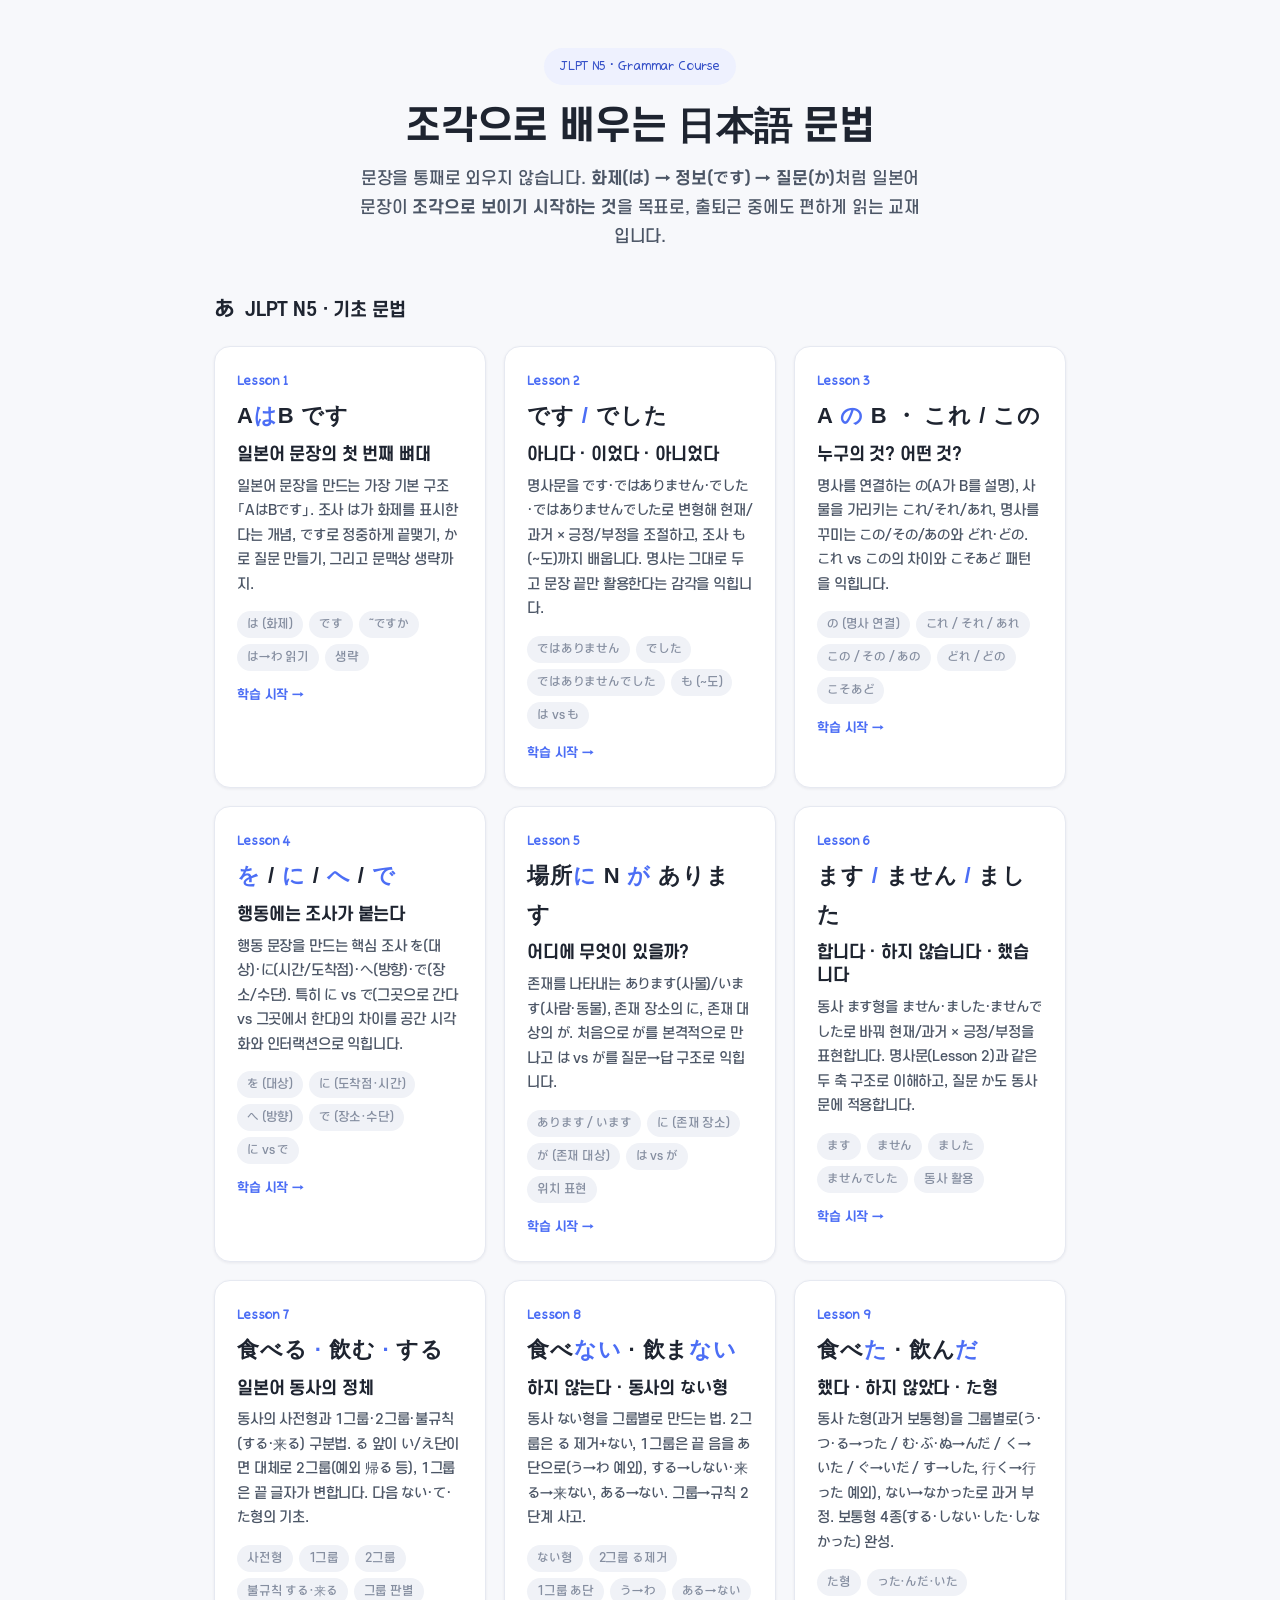
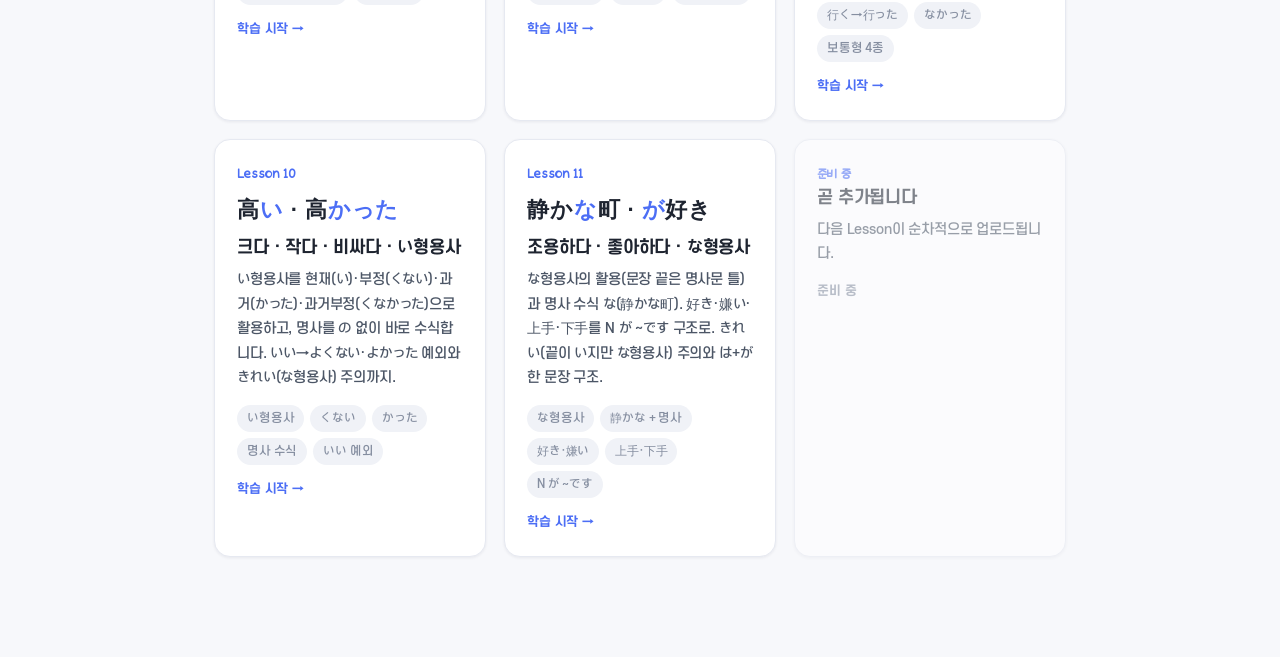
<file: index.html>
<!DOCTYPE html>
<html lang="ko">
<head>
  <meta charset="UTF-8" />
  <meta name="viewport" content="width=device-width, initial-scale=1.0" />
  <title>JLPT N5 문법 — 조각으로 배우는 일본어</title>
  <meta name="description" content="JLPT N5 일본어 기초 문법을 문장의 조각(화제·정보·질문)으로 이해하는 모바일 우선 웹 교재" />
  <link rel="stylesheet" href="assets/css/styles.css" />
</head>
<body>
  <main class="hub">
    <header class="hub__hero">
      <span class="badge">JLPT N5 · Grammar Course</span>
      <h1>조각으로 배우는 <span class="jp">日本語</span> 문법</h1>
      <p>
        문장을 통째로 외우지 않습니다. <b>화제(は) → 정보(です) → 질문(か)</b>처럼
        일본어 문장이 <b>조각으로 보이기 시작하는 것</b>을 목표로, 출퇴근 중에도 편하게 읽는 교재입니다.
      </p>
    </header>

    <section id="lessonGrid" aria-label="강의 목록"></section>
  </main>

  <script src="assets/data/lessons.js"></script>
  <script>
    window.N5_renderHub("#lessonGrid");
  </script>
</body>
</html>
</file>
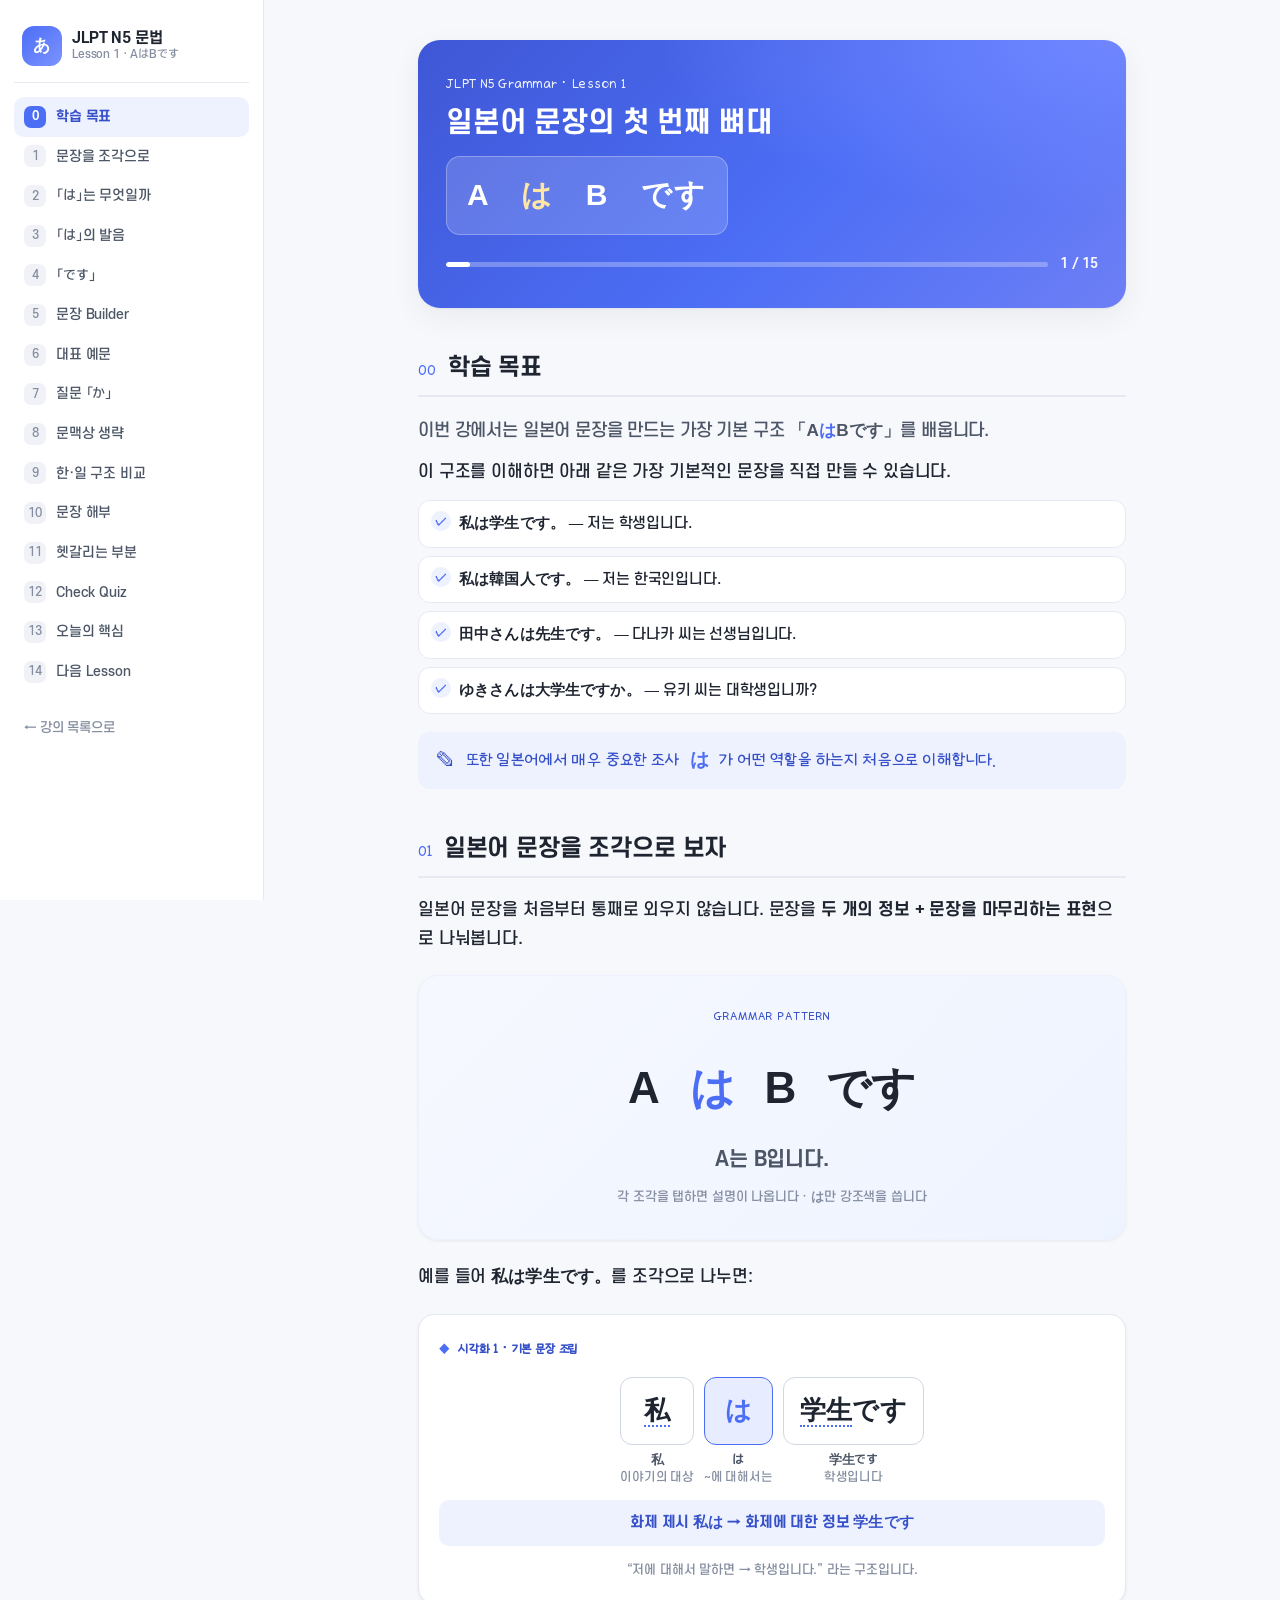
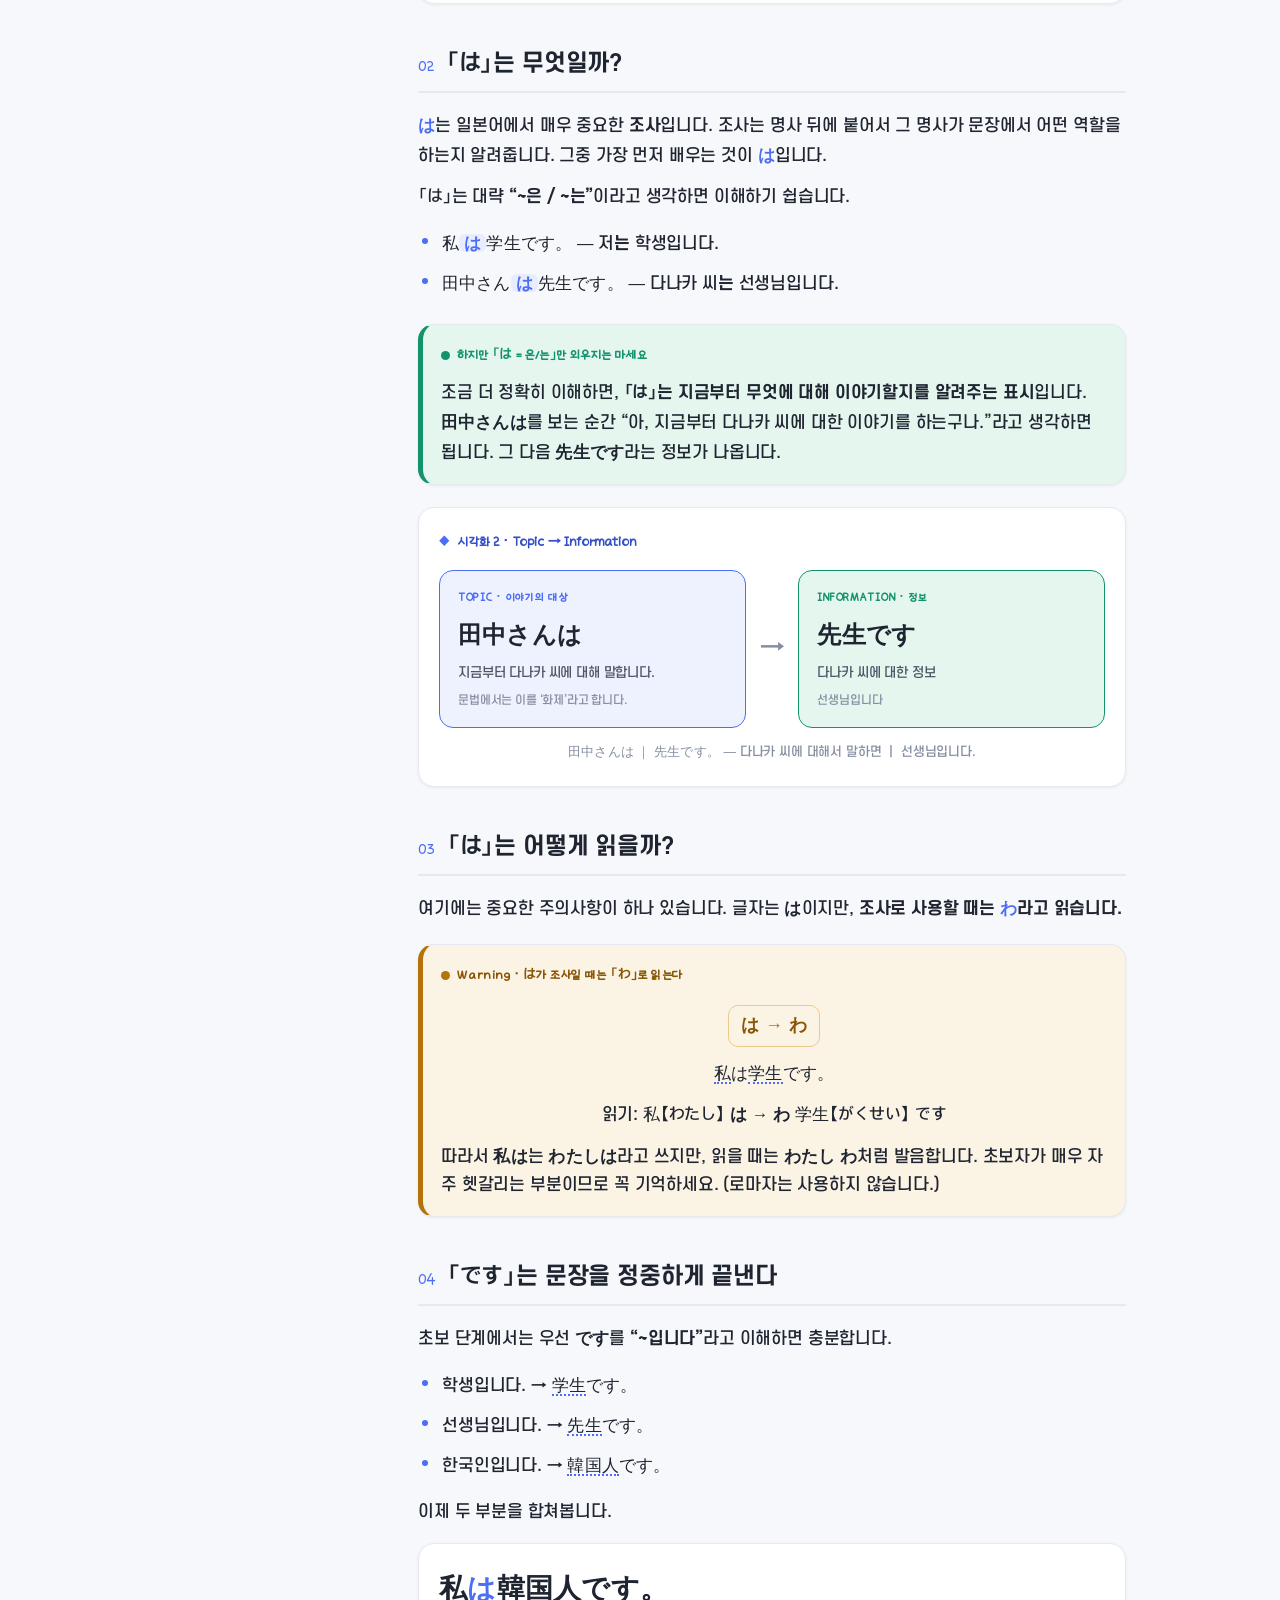
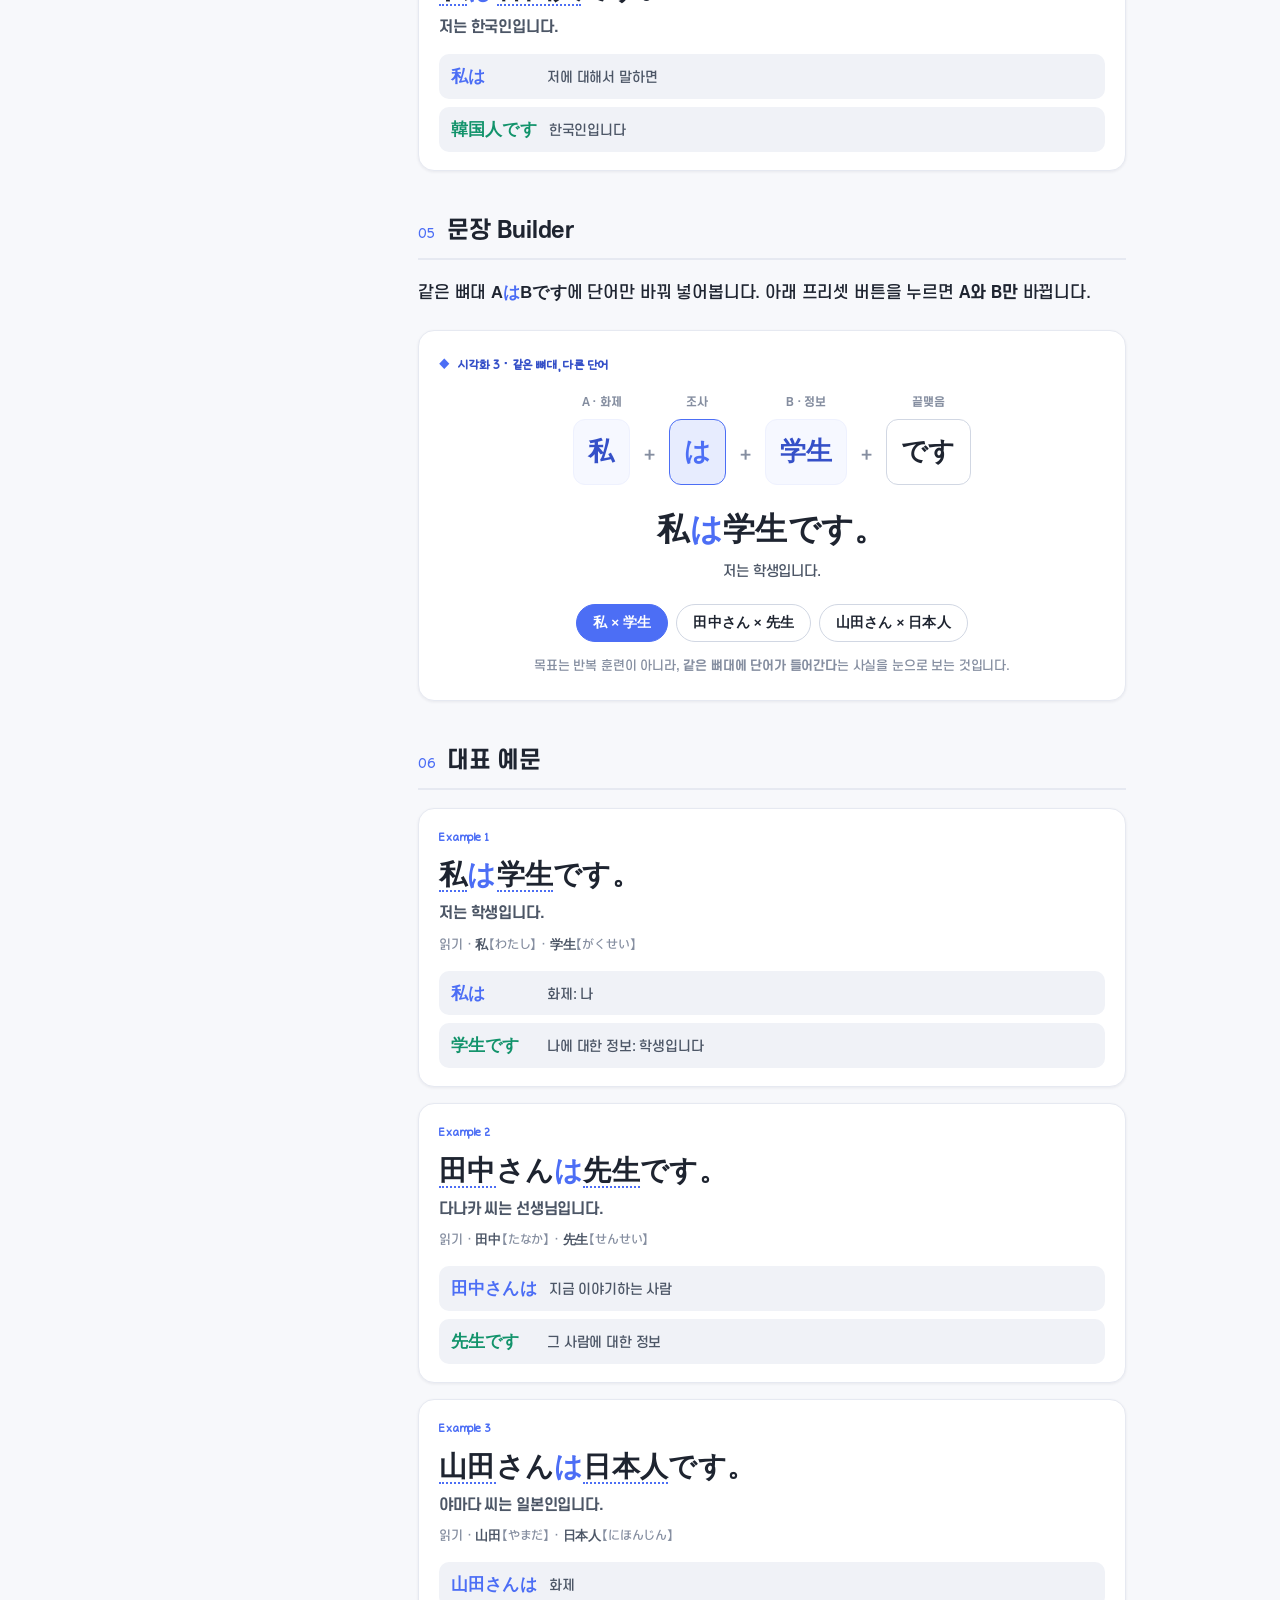
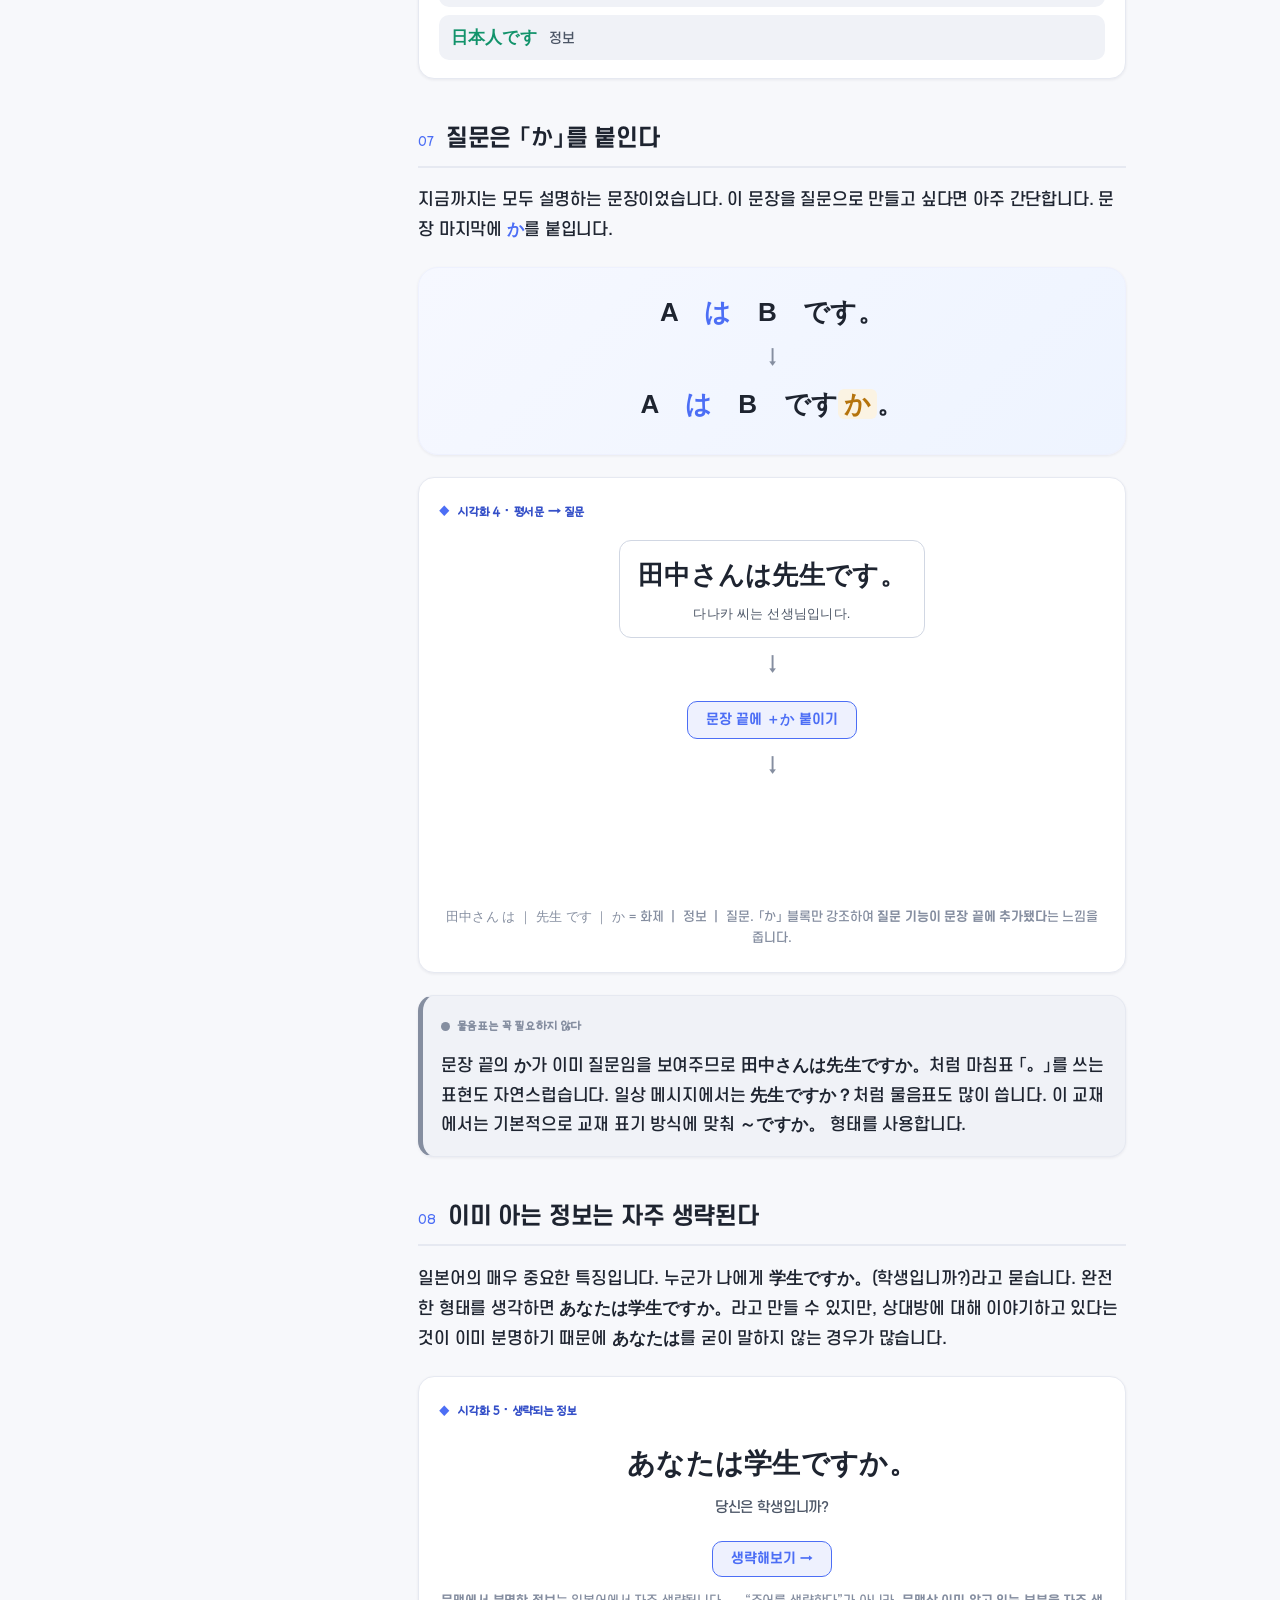
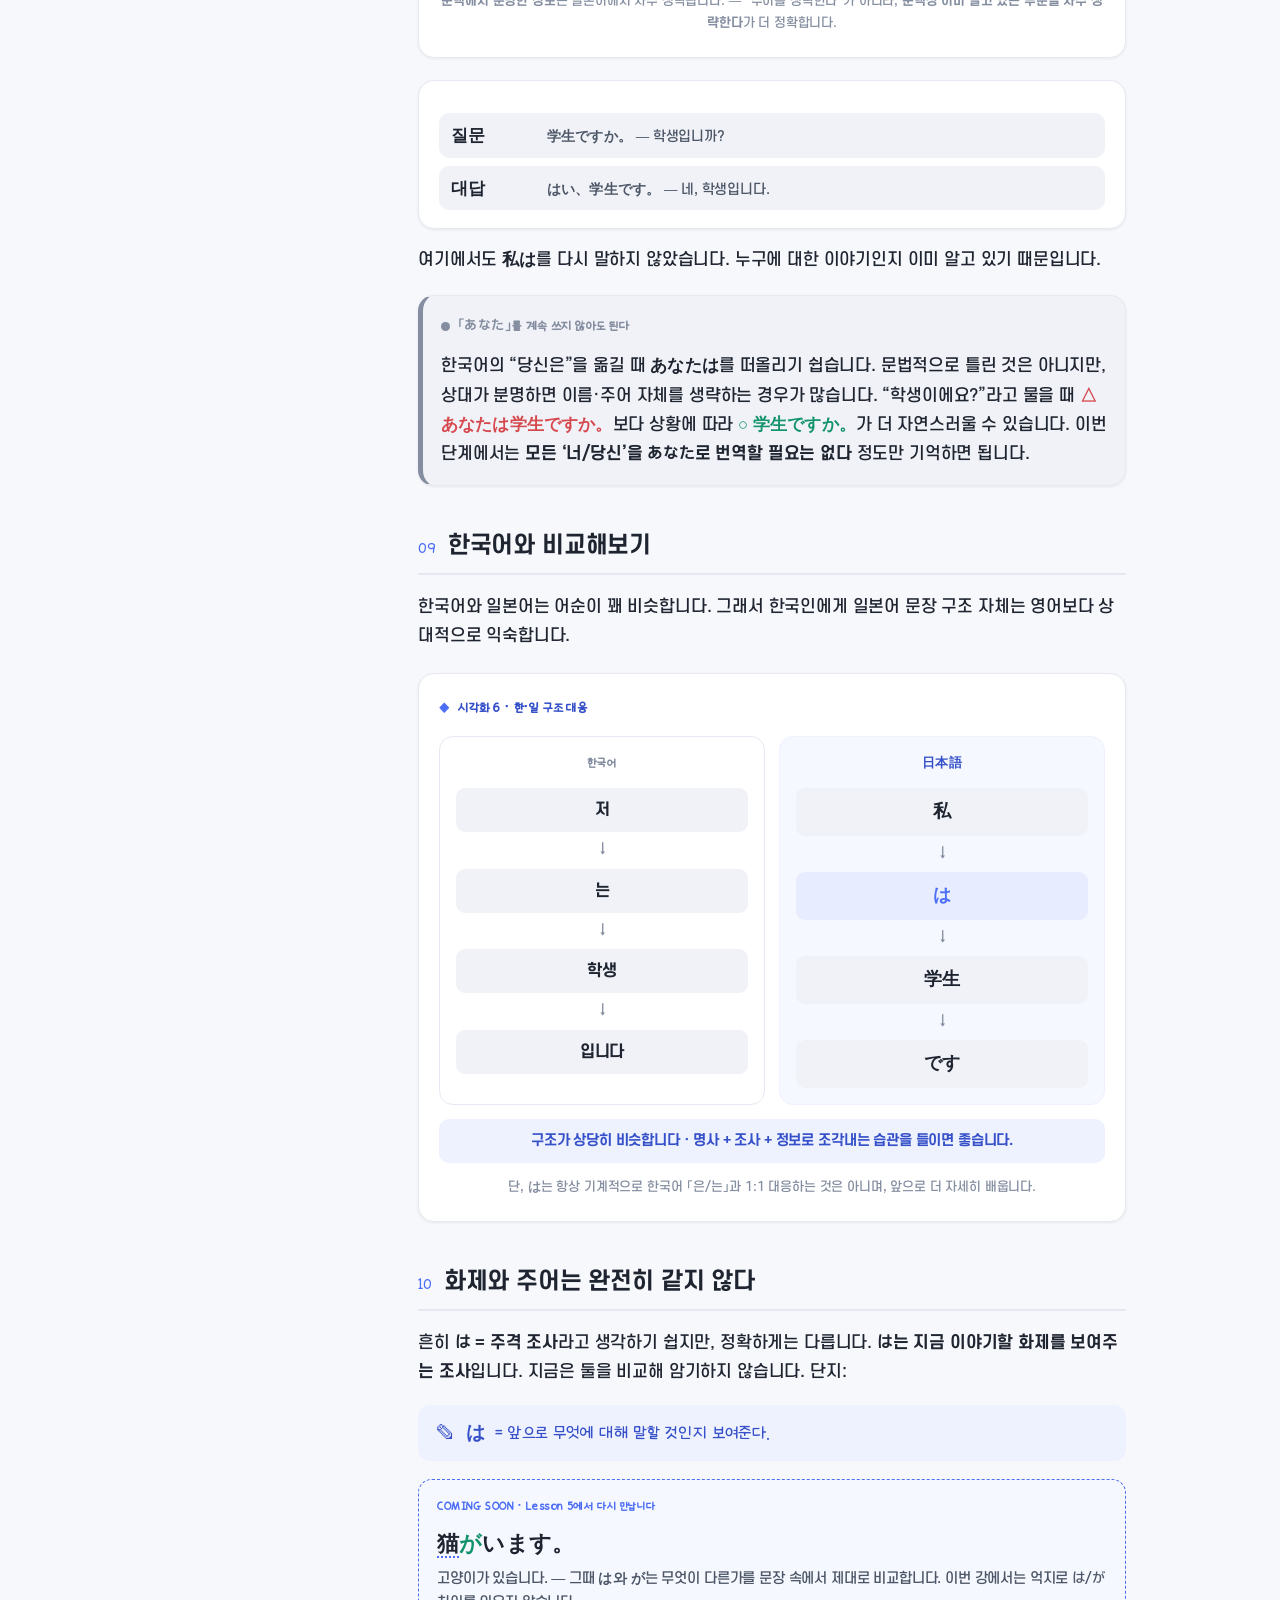
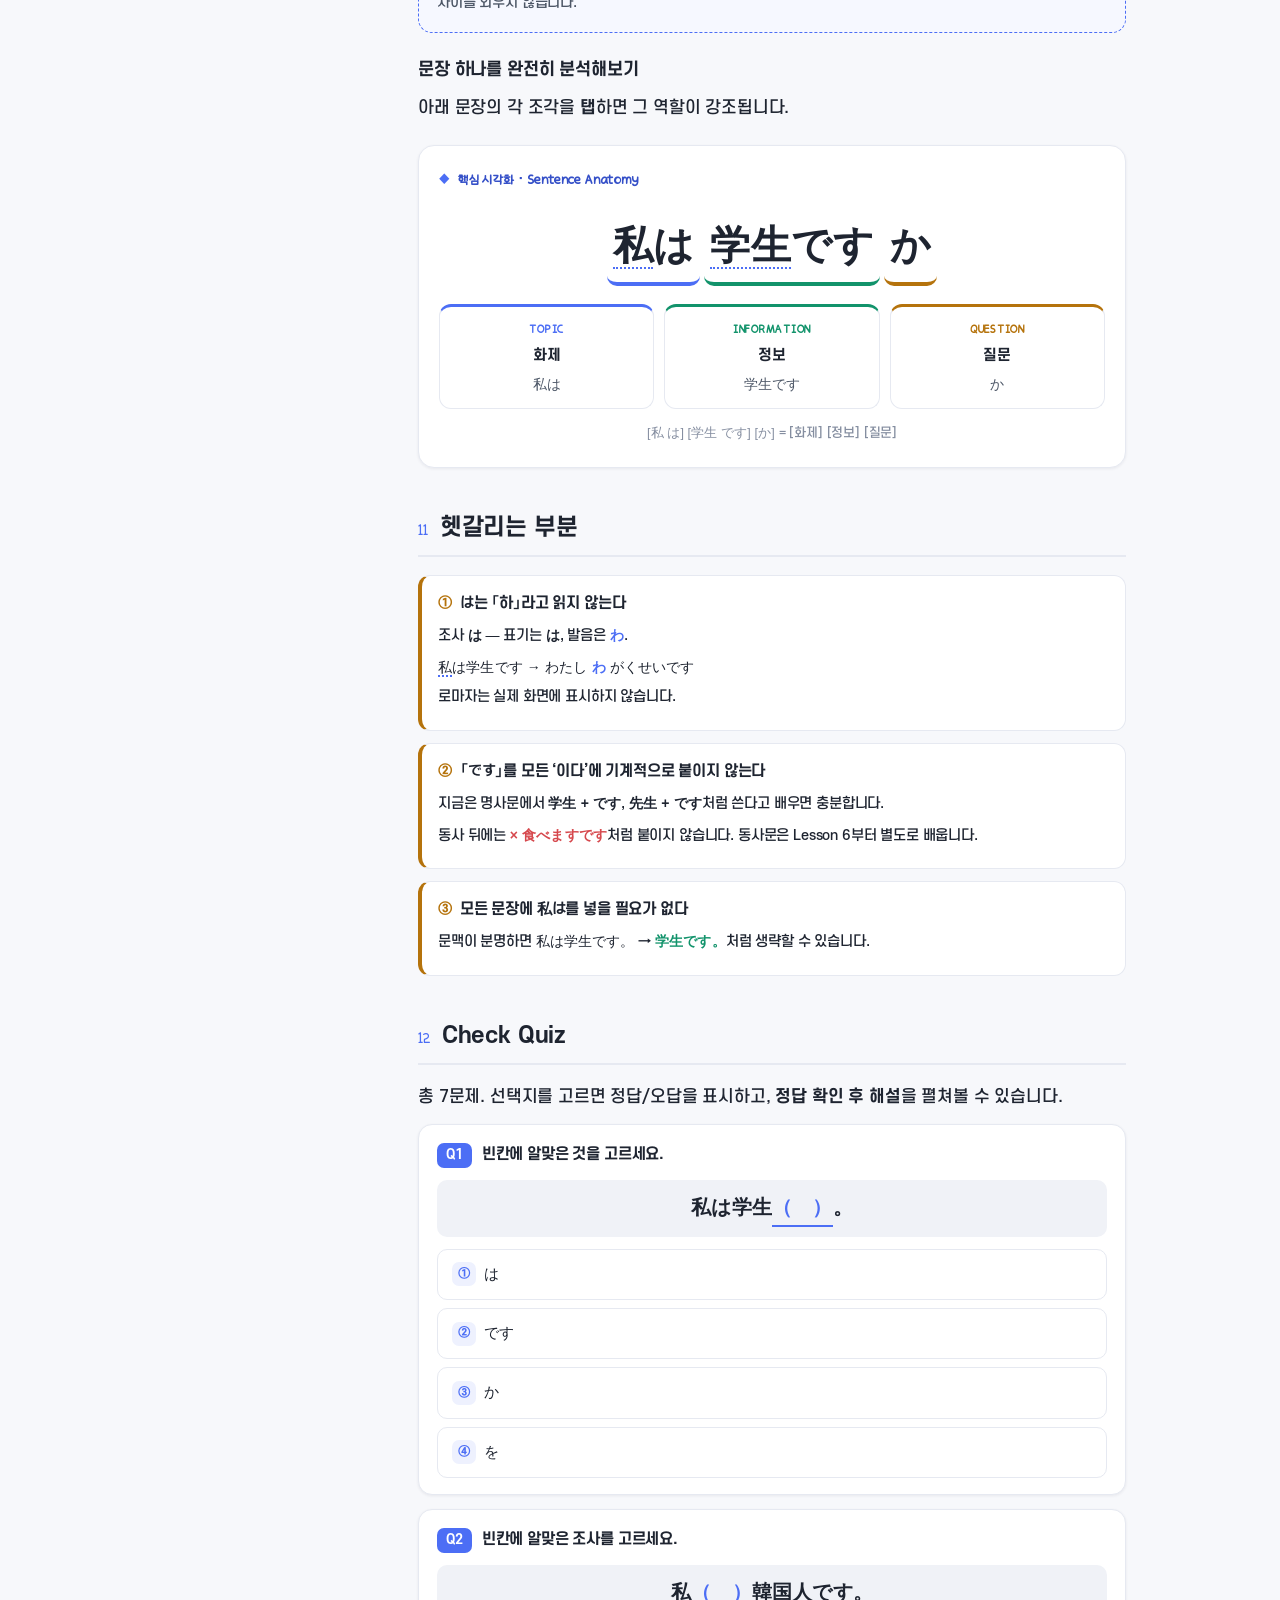
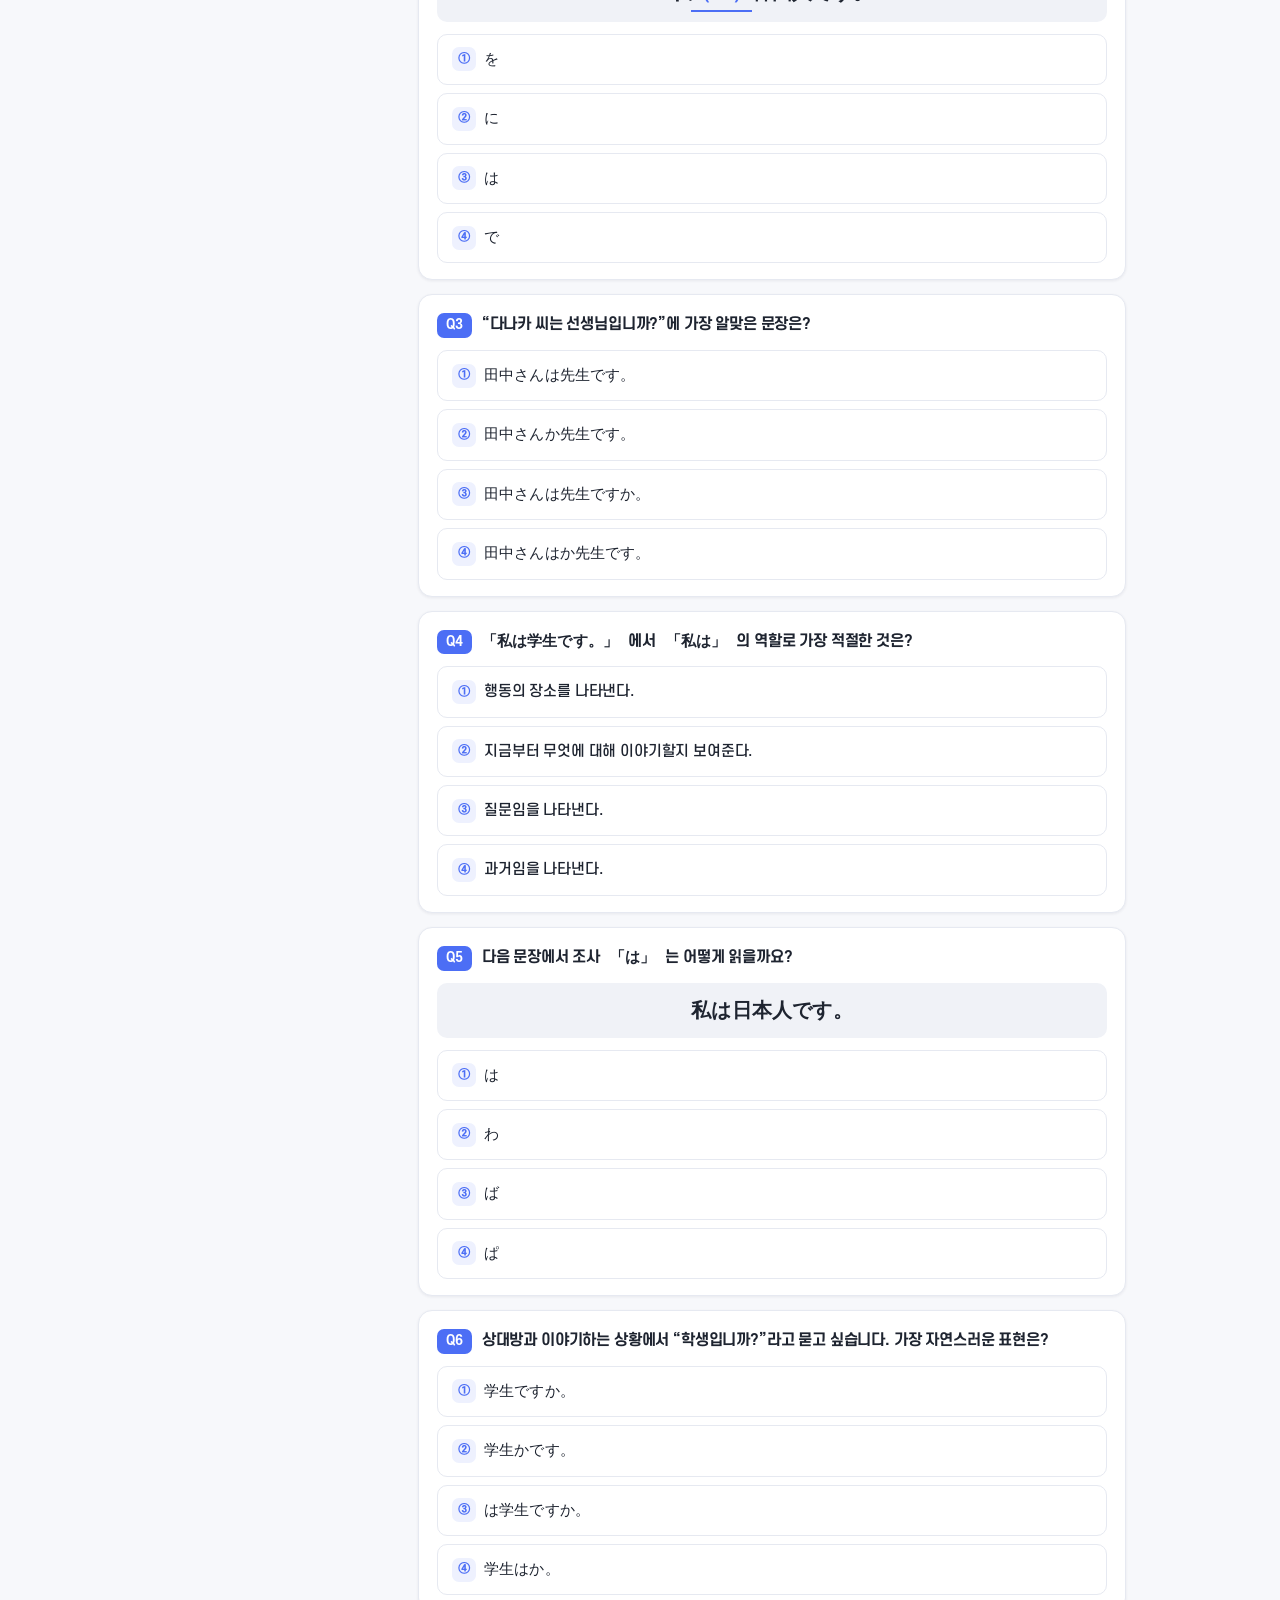
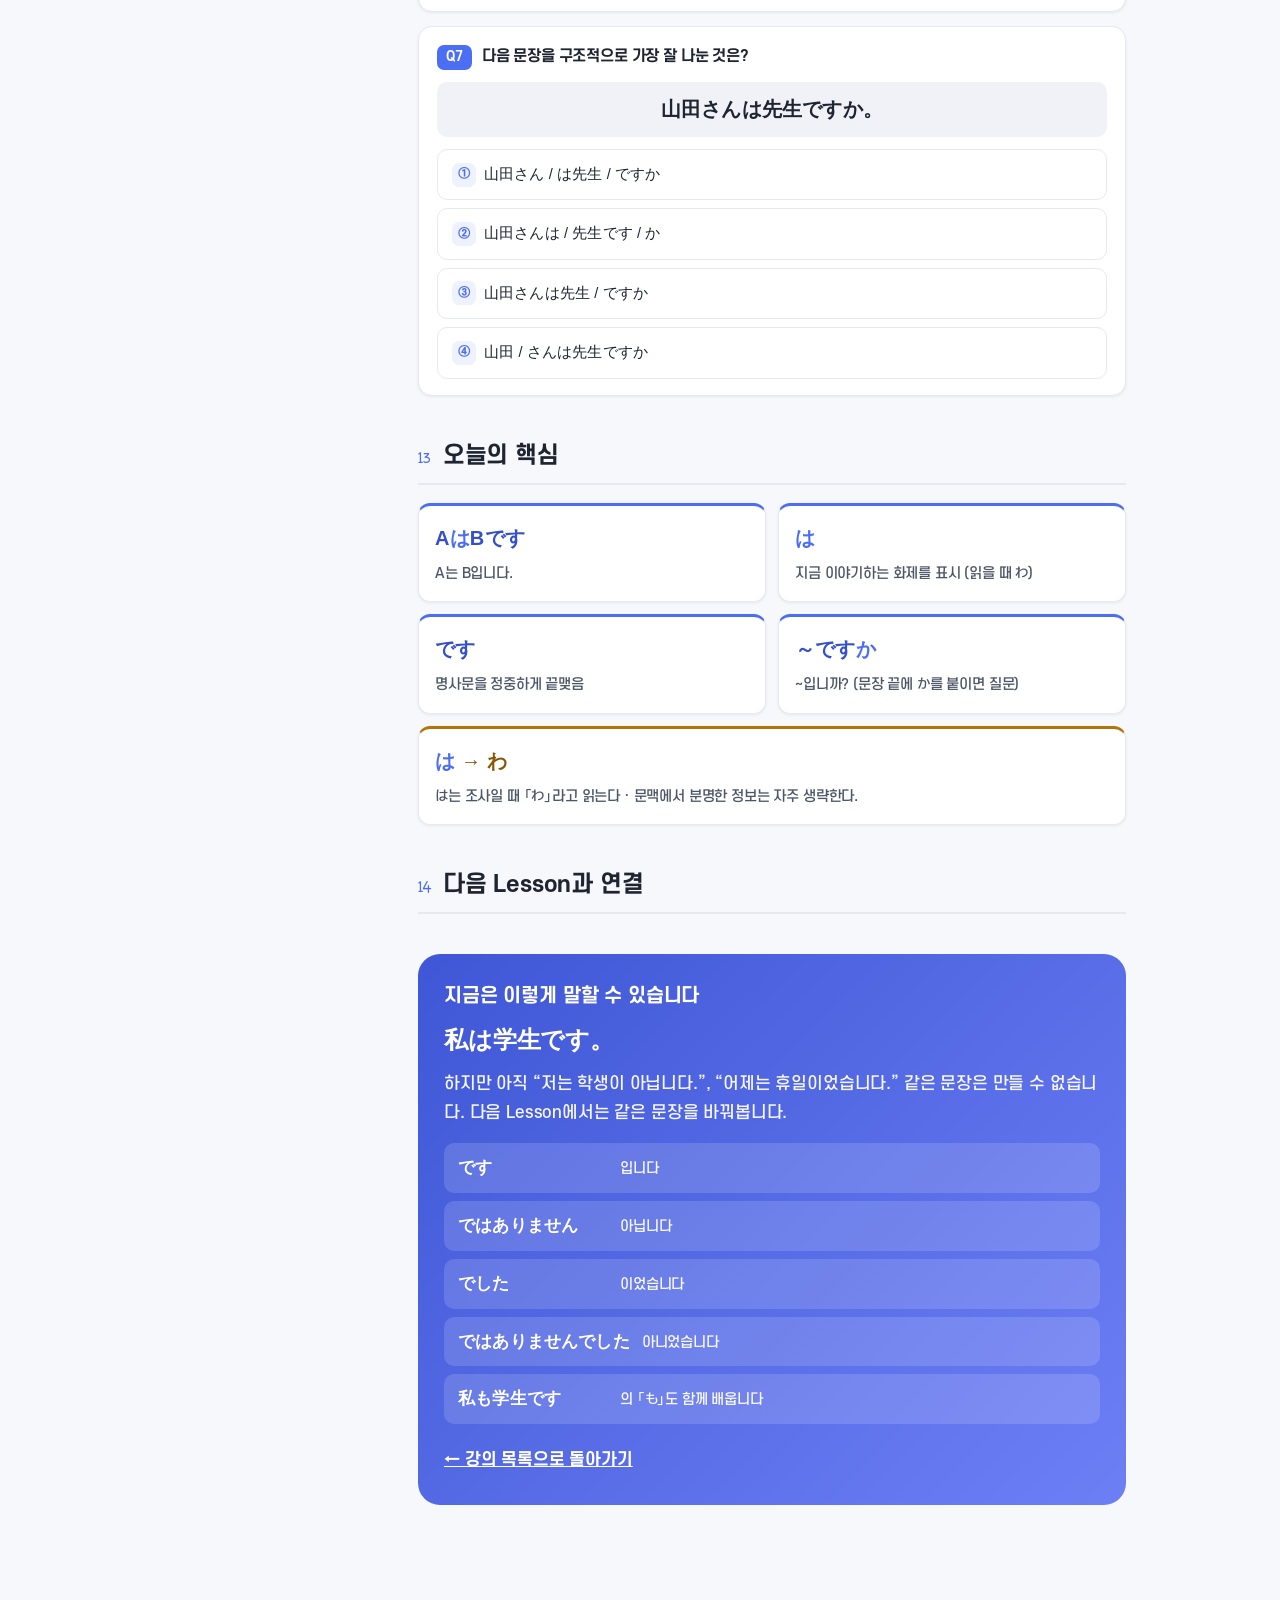
<file: lessons/n5/01.html>
<!DOCTYPE html>
<html lang="ko">
<head>
  <meta charset="UTF-8" />
  <meta name="viewport" content="width=device-width, initial-scale=1.0" />
  <title>Lesson 1 · 일본어 문장의 첫 번째 뼈대 「AはBです」 — JLPT N5 문법</title>
  <meta name="description" content="일본어 문장의 기본 구조 AはBです. 화제 조사 は, です, ～ですか, は→わ 읽기, 문맥상 생략을 조각으로 이해하는 N5 문법 강의" />
  <link rel="stylesheet" href="../../assets/css/styles.css" />
</head>
<body>
  <!-- 모바일 상단바 -->
  <div class="topbar">
    <button class="hamburger" aria-label="목차 열기" aria-expanded="false"><span></span></button>
    <div class="topbar__title">Lesson 1 · AはBです</div>
    <span class="topbar__prog" data-prog-txt>1 / 14</span>
  </div>
  <div class="scrim" aria-hidden="true"></div>

  <div class="app">
    <!-- 사이드바 -->
    <aside class="sidebar" aria-label="강의 목차">
      <div class="sidebar__brand">
        <div class="sidebar__logo jp">あ</div>
        <div class="sidebar__title">JLPT N5 문법
          <small>Lesson 1 · AはBです</small>
        </div>
      </div>
      <nav>
        <ul class="toc">
          <li><a href="#goal"><span class="num">0</span> 학습 목표</a></li>
          <li><a href="#pieces"><span class="num">1</span> 문장을 조각으로</a></li>
          <li><a href="#wa"><span class="num">2</span> 「は」는 무엇일까</a></li>
          <li><a href="#reading"><span class="num">3</span> 「は」의 발음</a></li>
          <li><a href="#desu"><span class="num">4</span> 「です」</a></li>
          <li><a href="#builder"><span class="num">5</span> 문장 Builder</a></li>
          <li><a href="#examples"><span class="num">6</span> 대표 예문</a></li>
          <li><a href="#question"><span class="num">7</span> 질문 「か」</a></li>
          <li><a href="#ellipsis"><span class="num">8</span> 문맥상 생략</a></li>
          <li><a href="#compare"><span class="num">9</span> 한·일 구조 비교</a></li>
          <li><a href="#anatomy"><span class="num">10</span> 문장 해부</a></li>
          <li><a href="#mistakes"><span class="num">11</span> 헷갈리는 부분</a></li>
          <li><a href="#quiz"><span class="num">12</span> Check Quiz</a></li>
          <li><a href="#summary"><span class="num">13</span> 오늘의 핵심</a></li>
          <li><a href="#next"><span class="num">14</span> 다음 Lesson</a></li>
        </ul>
      </nav>
      <a class="sidebar__back" href="../../index.html">← 강의 목록으로</a>
    </aside>

    <!-- 본문 -->
    <div class="content">
      <div class="wrap">

        <header class="lesson-hero">
          <div class="kicker">JLPT N5 Grammar · Lesson 1</div>
          <h1>일본어 문장의 첫 번째 뼈대</h1>
          <div class="lesson-hero__pattern jp">A　<span class="pt">は</span>　B　です</div>
          <div class="progress">
            <div class="progress__bar"><div class="progress__fill"></div></div>
            <span class="progress__txt" data-prog-txt>1 / 14</span>
          </div>
        </header>

        <!-- ============ 0 · 학습 목표 ============ -->
        <section id="goal" class="section">
          <h2><span class="sec-no">00</span> 학습 목표</h2>
          <p class="lead">이번 강에서는 일본어 문장을 만드는 가장 기본 구조
            <b class="jp">「A<span class="pt">は</span>Bです」</b>를 배웁니다.</p>
          <p>이 구조를 이해하면 아래 같은 가장 기본적인 문장을 직접 만들 수 있습니다.</p>
          <ul class="goals">
            <li><span class="jp">私は学生です。</span> — 저는 학생입니다.</li>
            <li><span class="jp">私は韓国人です。</span> — 저는 한국인입니다.</li>
            <li><span class="jp">田中さんは先生です。</span> — 다나카 씨는 선생님입니다.</li>
            <li><span class="jp">ゆきさんは大学生ですか。</span> — 유키 씨는 대학생입니까?</li>
          </ul>
          <div class="oneline">또한 일본어에서 매우 중요한 조사 <b class="jp pt">は</b>가 어떤 역할을 하는지 처음으로 이해합니다.</div>
        </section>

        <!-- ============ 1 · 문장을 조각으로 ============ -->
        <section id="pieces" class="section">
          <h2><span class="sec-no">01</span> 일본어 문장을 조각으로 보자</h2>
          <p>일본어 문장을 처음부터 통째로 외우지 않습니다. 문장을
            <b>두 개의 정보 + 문장을 마무리하는 표현</b>으로 나눠봅니다.</p>

          <!-- Grammar Pattern Card (Priority 1) -->
          <div class="gpat" data-gpat>
            <div class="gpat__label">Grammar Pattern</div>
            <div class="gpat__row">
              <span class="gpat__tok" data-exp="<b>A</b> — 이야기의 대상. 화제가 될 명사가 들어갑니다.">A</span>
              <span class="gpat__tok is-pt" data-exp="<b>は</b> — 화제 표시 조사. ‘지금부터 A에 대해 말할게요’라는 신호입니다. (읽을 때는 <b>わ</b>)">は</span>
              <span class="gpat__tok" data-exp="<b>B</b> — A에 대해 전달할 정보(명사)가 들어갑니다.">B</span>
              <span class="gpat__tok" data-exp="<b>です</b> — 명사문을 정중하게 끝맺습니다. ‘~입니다’.">です</span>
            </div>
            <div class="gpat__mean">A는 B입니다.</div>
            <div class="gpat__hint">각 조각을 탭하면 설명이 나옵니다 · <b class="jp">は</b>만 강조색을 씁니다</div>
            <div class="gpat__pop"></div>
          </div>

          <p>예를 들어 <b class="jp">私は学生です。</b>를 조각으로 나누면:</p>

          <!-- 시각화 1 · 기본 문장 조립 -->
          <div class="figure">
            <div class="figure__title">시각화 1 · 기본 문장 조립</div>
            <div class="chunks">
              <div class="chunk">
                <div class="chunk__box jp"><span class="furi" data-yomi="わたし">私</span></div>
                <div class="chunk__cap"><b>私</b>이야기의 대상</div>
              </div>
              <div class="chunk">
                <div class="chunk__box is-pt jp">は</div>
                <div class="chunk__cap"><b>は</b>~에 대해서는</div>
              </div>
              <div class="chunk">
                <div class="chunk__box jp"><span class="furi" data-yomi="がくせい">学生</span>です</div>
                <div class="chunk__cap"><b>学生です</b>학생입니다</div>
              </div>
            </div>
            <div class="chunk-flow">화제 제시 <span class="jp">私は</span> → 화제에 대한 정보 <span class="jp">学生です</span></div>
            <div class="figure__cap">“저에 대해서 말하면 → 학생입니다.” 라는 구조입니다.</div>
          </div>
        </section>

        <!-- ============ 2 · は는 무엇일까 ============ -->
        <section id="wa" class="section">
          <h2><span class="sec-no">02</span> 「は」는 무엇일까?</h2>
          <p><b class="jp pt">は</b>는 일본어에서 매우 중요한 <b>조사</b>입니다. 조사는 명사 뒤에 붙어서
            그 명사가 문장에서 어떤 역할을 하는지 알려줍니다. 그중 가장 먼저 배우는 것이 <b class="jp pt">は</b>입니다.</p>
          <p>「は」는 대략 <b>“~은 / ~는”</b>이라고 생각하면 이해하기 쉽습니다.</p>
          <ul class="clean">
            <li><span class="jp">私<span class="pt pt--pill">は</span>学生です。</span> — 저<b>는</b> 학생입니다.</li>
            <li><span class="jp">田中さん<span class="pt pt--pill">は</span>先生です。</span> — 다나카 씨<b>는</b> 선생님입니다.</li>
          </ul>

          <div class="card card--point">
            <div class="card__label"><span class="dot"></span>하지만 「は = 은/는」만 외우지는 마세요</div>
            <p>조금 더 정확히 이해하면, <b>「は」는 지금부터 무엇에 대해 이야기할지를 알려주는 표시</b>입니다.
              <b class="jp">田中さんは</b>를 보는 순간 “아, 지금부터 다나카 씨에 대한 이야기를 하는구나.”라고 생각하면 됩니다.
              그 다음 <b class="jp">先生です</b>라는 정보가 나옵니다.</p>
          </div>

          <!-- 시각화 2 · Topic → Information (Priority 2) -->
          <div class="figure">
            <div class="figure__title">시각화 2 · Topic → Information</div>
            <div class="topicflow">
              <div class="tinfo is-topic">
                <div class="tinfo__tag">TOPIC · 이야기의 대상</div>
                <div class="tinfo__jp jp">田中さんは</div>
                <div class="tinfo__desc">지금부터 다나카 씨에 대해 말합니다.</div>
                <div class="tinfo__sub">문법에서는 이를 ‘화제’라고 합니다.</div>
              </div>
              <div class="topicflow__arrow">→</div>
              <div class="tinfo is-info">
                <div class="tinfo__tag">INFORMATION · 정보</div>
                <div class="tinfo__jp jp">先生です</div>
                <div class="tinfo__desc">다나카 씨에 대한 정보</div>
                <div class="tinfo__sub">선생님입니다</div>
              </div>
            </div>
            <div class="figure__cap"><span class="jp">田中さんは ｜ 先生です。</span> — 다나카 씨에 대해서 말하면 ｜ 선생님입니다.</div>
          </div>
        </section>

        <!-- ============ 3 · は 발음 ============ -->
        <section id="reading" class="section">
          <h2><span class="sec-no">03</span> 「は」는 어떻게 읽을까?</h2>
          <p>여기에는 중요한 주의사항이 하나 있습니다. 글자는 <b class="jp">は</b>이지만,
            <b>조사로 사용할 때는 <span class="jp pt">わ</span>라고 읽습니다.</b></p>

          <div class="card card--warn">
            <div class="card__label"><span class="dot"></span>Warning · は가 조사일 때는 「わ」로 읽는다</div>
            <p style="text-align:center;margin:10px 0;">
              <span class="reading-hl">は<span class="arrow">→</span>わ</span>
            </p>
            <p style="text-align:center;" class="jp" >
              <span class="furi" data-yomi="わたし">私</span>は<span class="furi" data-yomi="がくせい">学生</span>です。
            </p>
            <p style="text-align:center;">읽기: 私【わたし】 <b class="jp">は → わ</b> 学生【がくせい】 です</p>
            <p>따라서 <b class="jp">私は</b>는 <b class="jp">わたしは</b>라고 쓰지만, 읽을 때는 <b class="jp">わたし わ</b>처럼 발음합니다.
              초보자가 매우 자주 헷갈리는 부분이므로 꼭 기억하세요. (로마자는 사용하지 않습니다.)</p>
          </div>
        </section>

        <!-- ============ 4 · です ============ -->
        <section id="desu" class="section">
          <h2><span class="sec-no">04</span> 「です」는 문장을 정중하게 끝낸다</h2>
          <p>초보 단계에서는 우선 <b class="jp">です</b>를 <b>“~입니다”</b>라고 이해하면 충분합니다.</p>
          <ul class="clean">
            <li>학생입니다. → <span class="jp"><span class="furi" data-yomi="がくせい">学生</span>です。</span></li>
            <li>선생님입니다. → <span class="jp"><span class="furi" data-yomi="せんせい">先生</span>です。</span></li>
            <li>한국인입니다. → <span class="jp"><span class="furi" data-yomi="かんこくじん">韓国人</span>です。</span></li>
          </ul>
          <p>이제 두 부분을 합쳐봅니다.</p>
          <div class="ex">
            <div class="ex__jp jp"><span class="furi" data-yomi="わたし">私</span><span class="pt">は</span><span class="furi" data-yomi="かんこくじん">韓国人</span>です。</div>
            <div class="ex__ko">저는 한국인입니다.</div>
            <div class="ex__struct">
              <div class="ex__row is-topic"><span class="k jp">私は</span><span class="v">저에 대해서 말하면</span></div>
              <div class="ex__row is-info"><span class="k jp">韓国人です</span><span class="v">한국인입니다</span></div>
            </div>
          </div>
        </section>

        <!-- ============ 5 · 문장 Builder ============ -->
        <section id="builder" class="section">
          <h2><span class="sec-no">05</span> 문장 Builder</h2>
          <p>같은 뼈대 <b class="jp">A<span class="pt">は</span>Bです</b>에 단어만 바꿔 넣어봅니다.
            아래 프리셋 버튼을 누르면 <b>A와 B만</b> 바뀝니다.</p>

          <div class="figure" data-builder>
            <div class="figure__title">시각화 3 · 같은 뼈대, 다른 단어</div>
            <div class="builder__slots">
              <div class="bslot bslot--a">
                <div class="bslot__cap">A · 화제</div>
                <div class="bslot__val jp" data-slot-a>私</div>
              </div>
              <span class="bslot__plus">＋</span>
              <div class="bslot bslot--pt">
                <div class="bslot__cap">조사</div>
                <div class="bslot__val jp">は</div>
              </div>
              <span class="bslot__plus">＋</span>
              <div class="bslot bslot--b">
                <div class="bslot__cap">B · 정보</div>
                <div class="bslot__val jp" data-slot-b>学生</div>
              </div>
              <span class="bslot__plus">＋</span>
              <div class="bslot">
                <div class="bslot__cap">끝맺음</div>
                <div class="bslot__val jp">です</div>
              </div>
            </div>
            <div class="builder__result">
              <span class="r-jp jp" data-result-jp>私<span class="pt">は</span>学生です。</span>
              <span class="r-ko" data-result-ko>저는 학생입니다.</span>
            </div>
            <div class="builder__presets">
              <button class="preset-btn active" data-a="私" data-b="学生" data-ko="저는 학생입니다."><span class="jp">私 × 学生</span></button>
              <button class="preset-btn" data-a="田中さん" data-b="先生" data-ko="다나카 씨는 선생님입니다."><span class="jp">田中さん × 先生</span></button>
              <button class="preset-btn" data-a="山田さん" data-b="日本人" data-ko="야마다 씨는 일본인입니다."><span class="jp">山田さん × 日本人</span></button>
            </div>
            <div class="figure__cap">목표는 반복 훈련이 아니라, <b>같은 뼈대에 단어가 들어간다</b>는 사실을 눈으로 보는 것입니다.</div>
          </div>
        </section>

        <!-- ============ 6 · 대표 예문 ============ -->
        <section id="examples" class="section">
          <h2><span class="sec-no">06</span> 대표 예문</h2>

          <div class="ex">
            <div class="ex__no">Example 1</div>
            <div class="ex__jp jp"><span class="furi" data-yomi="わたし">私</span><span class="pt">は</span><span class="furi" data-yomi="がくせい">学生</span>です。</div>
            <div class="ex__ko">저는 학생입니다.</div>
            <div class="ex__reading">읽기 · <b>私</b>【わたし】 · <b>学生</b>【がくせい】</div>
            <div class="ex__struct">
              <div class="ex__row is-topic"><span class="k jp">私は</span><span class="v">화제: 나</span></div>
              <div class="ex__row is-info"><span class="k jp">学生です</span><span class="v">나에 대한 정보: 학생입니다</span></div>
            </div>
          </div>

          <div class="ex">
            <div class="ex__no">Example 2</div>
            <div class="ex__jp jp"><span class="furi" data-yomi="たなか">田中</span>さん<span class="pt">は</span><span class="furi" data-yomi="せんせい">先生</span>です。</div>
            <div class="ex__ko">다나카 씨는 선생님입니다.</div>
            <div class="ex__reading">읽기 · <b>田中</b>【たなか】 · <b>先生</b>【せんせい】</div>
            <div class="ex__struct">
              <div class="ex__row is-topic"><span class="k jp">田中さんは</span><span class="v">지금 이야기하는 사람</span></div>
              <div class="ex__row is-info"><span class="k jp">先生です</span><span class="v">그 사람에 대한 정보</span></div>
            </div>
          </div>

          <div class="ex">
            <div class="ex__no">Example 3</div>
            <div class="ex__jp jp"><span class="furi" data-yomi="やまだ">山田</span>さん<span class="pt">は</span><span class="furi" data-yomi="にほんじん">日本人</span>です。</div>
            <div class="ex__ko">야마다 씨는 일본인입니다.</div>
            <div class="ex__reading">읽기 · <b>山田</b>【やまだ】 · <b>日本人</b>【にほんじん】</div>
            <div class="ex__struct">
              <div class="ex__row is-topic"><span class="k jp">山田さんは</span><span class="v">화제</span></div>
              <div class="ex__row is-info"><span class="k jp">日本人です</span><span class="v">정보</span></div>
            </div>
          </div>
        </section>

        <!-- ============ 7 · 질문 か ============ -->
        <section id="question" class="section">
          <h2><span class="sec-no">07</span> 질문은 「か」를 붙인다</h2>
          <p>지금까지는 모두 설명하는 문장이었습니다. 이 문장을 질문으로 만들고 싶다면 아주 간단합니다.
            문장 마지막에 <b class="jp pt">か</b>를 붙입니다.</p>

          <div class="gpat" style="padding:22px 20px;">
            <div class="gpat__row" style="font-size:0;">
              <span class="jp" style="font-size:clamp(20px,5vw,26px);font-weight:700;">A　<span class="pt">は</span>　B　です。</span>
            </div>
            <div class="transform__arrow" style="margin:6px 0;">↓</div>
            <div class="gpat__row" style="font-size:0;">
              <span class="jp" style="font-size:clamp(20px,5vw,26px);font-weight:700;">A　<span class="pt">は</span>　B　です<span style="color:var(--ques);background:var(--ques-soft);border-radius:6px;padding:0 6px;">か</span>。</span>
            </div>
          </div>

          <!-- 시각화 5 · 평서문 → 질문 (Priority 3) -->
          <div class="figure" data-transform>
            <div class="figure__title">시각화 4 · 평서문 → 질문</div>
            <div class="transform">
              <div class="transform__jp jp">田中さんは先生です。
                <span class="ko">다나카 씨는 선생님입니다.</span>
              </div>
              <div class="transform__arrow">↓</div>
              <button class="ellipsis__ctrl" data-transform-btn>문장 끝에 <b class="jp">＋か</b> 붙이기</button>
              <div class="transform__arrow">↓</div>
              <div class="transform__jp jp" data-transform-result style="visibility:hidden;">田中さんは先生です<span class="add">か</span>。
                <span class="ko">다나카 씨는 선생님입니까?</span>
              </div>
            </div>
            <div class="figure__cap"><span class="jp">田中さん は ｜ 先生 です ｜ か</span> = 화제 ｜ 정보 ｜ 질문.
              「か」 블록만 강조하여 <b>질문 기능이 문장 끝에 추가됐다</b>는 느낌을 줍니다.</div>
          </div>

          <div class="card card--tip">
            <div class="card__label"><span class="dot"></span>물음표는 꼭 필요하지 않다</div>
            <p>문장 끝의 <b class="jp">か</b>가 이미 질문임을 보여주므로 <b class="jp">田中さんは先生ですか。</b>처럼
              마침표 「。」를 쓰는 표현도 자연스럽습니다. 일상 메시지에서는 <b class="jp">先生ですか？</b>처럼 물음표도 많이 씁니다.
              이 교재에서는 기본적으로 교재 표기 방식에 맞춰 <b class="jp">～ですか。</b> 형태를 사용합니다.</p>
          </div>
        </section>

        <!-- ============ 8 · 문맥상 생략 ============ -->
        <section id="ellipsis" class="section">
          <h2><span class="sec-no">08</span> 이미 아는 정보는 자주 생략된다</h2>
          <p>일본어의 매우 중요한 특징입니다. 누군가 나에게 <b class="jp">学生ですか。</b>(학생입니까?)라고 묻습니다.
            완전한 형태를 생각하면 <b class="jp">あなたは学生ですか。</b>라고 만들 수 있지만, 상대방에 대해 이야기하고 있다는 것이
            이미 분명하기 때문에 <b class="jp">あなたは</b>를 굳이 말하지 않는 경우가 많습니다.</p>

          <!-- 시각화 6 · 생략되는 정보 (Priority 4) -->
          <div class="figure" data-ellipsis>
            <div class="figure__title">시각화 5 · 생략되는 정보</div>
            <div class="ellipsis">
              <div class="ellipsis__stage jp"><span data-ellipsis-word>あなたは</span>学生ですか。</div>
              <div class="ellipsis__ko">당신은 학생입니까?</div>
              <button class="ellipsis__ctrl" data-ellipsis-word-btn>생략해보기 →</button>
            </div>
            <div class="figure__cap"><b>문맥에서 분명한 정보</b>는 일본어에서 자주 생략됩니다. — “주어를 생략한다”가 아니라,
              <b>문맥상 이미 알고 있는 부분을 자주 생략한다</b>가 더 정확합니다.</div>
          </div>

          <div class="ex">
            <div class="ex__struct">
              <div class="ex__row"><span class="k jp">질문</span><span class="v"><b class="jp">学生ですか。</b> — 학생입니까?</span></div>
              <div class="ex__row"><span class="k jp">대답</span><span class="v"><b class="jp">はい、学生です。</b> — 네, 학생입니다.</span></div>
            </div>
          </div>
          <p>여기에서도 <b class="jp">私は</b>를 다시 말하지 않았습니다. 누구에 대한 이야기인지 이미 알고 있기 때문입니다.</p>

          <div class="card card--tip">
            <div class="card__label"><span class="dot"></span>「あなた」를 계속 쓰지 않아도 된다</div>
            <p>한국어의 “당신은”을 옮길 때 <b class="jp">あなたは</b>를 떠올리기 쉽습니다. 문법적으로 틀린 것은 아니지만,
              상대가 분명하면 이름·주어 자체를 생략하는 경우가 많습니다.
              “학생이에요?”라고 물을 때 <span class="jp"><span class="wrongmark">△ あなたは学生ですか。</span></span>보다
              상황에 따라 <span class="jp"><span class="okmark">○ 学生ですか。</span></span>가 더 자연스러울 수 있습니다.
              이번 단계에서는 <b>모든 ‘너/당신’을 あなた로 번역할 필요는 없다</b> 정도만 기억하면 됩니다.</p>
          </div>
        </section>

        <!-- ============ 9 · 한·일 구조 비교 ============ -->
        <section id="compare" class="section">
          <h2><span class="sec-no">09</span> 한국어와 비교해보기</h2>
          <p>한국어와 일본어는 어순이 꽤 비슷합니다. 그래서 한국인에게 일본어 문장 구조 자체는 영어보다 상대적으로 익숙합니다.</p>

          <div class="figure">
            <div class="figure__title">시각화 6 · 한·일 구조 대응</div>
            <div class="compare">
              <div class="compare__col">
                <h5>한국어</h5>
                <div class="cstack">
                  <div class="cstack__item">저</div>
                  <div class="cstack__arrow">↓</div>
                  <div class="cstack__item">는</div>
                  <div class="cstack__arrow">↓</div>
                  <div class="cstack__item">학생</div>
                  <div class="cstack__arrow">↓</div>
                  <div class="cstack__item">입니다</div>
                </div>
              </div>
              <div class="compare__col is-jp">
                <h5>日本語</h5>
                <div class="cstack">
                  <div class="cstack__item jp">私</div>
                  <div class="cstack__arrow">↓</div>
                  <div class="cstack__item jp pt">は</div>
                  <div class="cstack__arrow">↓</div>
                  <div class="cstack__item jp">学生</div>
                  <div class="cstack__arrow">↓</div>
                  <div class="cstack__item jp">です</div>
                </div>
              </div>
              <div class="compare__note">구조가 상당히 비슷합니다 · 명사 + 조사 + 정보로 조각내는 습관을 들이면 좋습니다.</div>
            </div>
            <div class="figure__cap">단, <b class="jp">は</b>는 항상 기계적으로 한국어 「은/는」과 1:1 대응하는 것은 아니며, 앞으로 더 자세히 배웁니다.</div>
          </div>
        </section>

        <!-- ============ 10 · 화제와 주어 + 문장 해부 ============ -->
        <section id="anatomy" class="section">
          <h2><span class="sec-no">10</span> 화제와 주어는 완전히 같지 않다</h2>
          <p>흔히 <b>は = 주격 조사</b>라고 생각하기 쉽지만, 정확하게는 다릅니다.
            <b>は는 지금 이야기할 화제를 보여주는 조사</b>입니다. 지금은 둘을 비교해 암기하지 않습니다. 단지:</p>
          <div class="oneline"><b class="jp">は</b> = 앞으로 무엇에 대해 말할 것인지 보여준다.</div>

          <div class="coming">
            <div class="tag">COMING SOON · Lesson 5에서 다시 만납니다</div>
            <div class="cjp jp"><span class="furi" data-yomi="ねこ">猫</span><span class="pt" style="color:var(--info)">が</span>います。</div>
            <div class="cko">고양이가 있습니다. — 그때 <b class="jp">は와 が</b>는 무엇이 다른가를 문장 속에서 제대로 비교합니다.
              이번 강에서는 억지로 は/が 차이를 외우지 않습니다.</div>
          </div>

          <h3>문장 하나를 완전히 분석해보기</h3>
          <p>아래 문장의 각 조각을 <b>탭</b>하면 그 역할이 강조됩니다.</p>

          <!-- 핵심 시각화 · Sentence Anatomy -->
          <div class="figure" data-anatomy>
            <div class="figure__title">핵심 시각화 · Sentence Anatomy</div>
            <div class="anatomy">
              <div class="anatomy__sentence jp">
                <span class="anatomy__piece role-topic" data-role="topic"><span class="furi" data-yomi="わたし">私</span>は</span>
                <span class="anatomy__piece role-info" data-role="info"><span class="furi" data-yomi="がくせい">学生</span>です</span>
                <span class="anatomy__piece role-ques" data-role="ques">か</span>
              </div>
              <div class="anatomy__roles">
                <div class="arole role-topic" data-role="topic">
                  <div class="arole__en">TOPIC</div>
                  <div class="arole__ko">화제</div>
                  <div class="arole__jp jp">私は</div>
                </div>
                <div class="arole role-info" data-role="info">
                  <div class="arole__en">INFORMATION</div>
                  <div class="arole__ko">정보</div>
                  <div class="arole__jp jp">学生です</div>
                </div>
                <div class="arole role-ques" data-role="ques">
                  <div class="arole__en">QUESTION</div>
                  <div class="arole__ko">질문</div>
                  <div class="arole__jp jp">か</div>
                </div>
              </div>
            </div>
            <div class="figure__cap"><span class="jp">[私 は] [学生 です] [か]</span> = [화제] [정보] [질문]</div>
          </div>
        </section>

        <!-- ============ 11 · 헷갈리는 부분 ============ -->
        <section id="mistakes" class="section">
          <h2><span class="sec-no">11</span> 헷갈리는 부분</h2>
          <div class="mistakes">
            <div class="mistake">
              <h5><span class="n">①</span> は는 「하」라고 읽지 않는다</h5>
              <p>조사 <b class="jp">は</b> — 표기는 <b class="jp">は</b>, 발음은 <b class="jp pt">わ</b>.</p>
              <p class="jp"><span class="furi" data-yomi="わたし">私</span>は学生です → わたし <b class="pt">わ</b> がくせいです</p>
              <p>로마자는 실제 화면에 표시하지 않습니다.</p>
            </div>
            <div class="mistake">
              <h5><span class="n">②</span> 「です」를 모든 ‘이다’에 기계적으로 붙이지 않는다</h5>
              <p>지금은 명사문에서 <b class="jp">学生 + です</b>, <b class="jp">先生 + です</b>처럼 쓴다고 배우면 충분합니다.</p>
              <p>동사 뒤에는 <span class="wrongmark jp">× 食べますです</span>처럼 붙이지 않습니다. 동사문은 Lesson 6부터 별도로 배웁니다.</p>
            </div>
            <div class="mistake">
              <h5><span class="n">③</span> 모든 문장에 私は를 넣을 필요가 없다</h5>
              <p>문맥이 분명하면 <span class="jp">私は学生です。</span> → <span class="jp okmark">学生です。</span>처럼 생략할 수 있습니다.</p>
            </div>
          </div>
        </section>

        <!-- ============ 12 · Check Quiz ============ -->
        <section id="quiz" class="section">
          <h2><span class="sec-no">12</span> Check Quiz</h2>
          <p>총 7문제. 선택지를 고르면 정답/오답을 표시하고, <b>정답 확인 후 해설</b>을 펼쳐볼 수 있습니다.</p>

          <div class="quiz">
            <!-- Q1 -->
            <div class="qcard">
              <div class="q"><span class="qn">Q1</span> 빈칸에 알맞은 것을 고르세요.</div>
              <div class="qstem jp">私は学生<span class="blank">（　）</span>。</div>
              <ul class="mcq" data-answer="2">
                <li data-opt="1"><span class="opt">①</span><span class="jp">は</span></li>
                <li data-opt="2"><span class="opt">②</span><span class="jp">です</span></li>
                <li data-opt="3"><span class="opt">③</span><span class="jp">か</span></li>
                <li data-opt="4"><span class="opt">④</span><span class="jp">を</span></li>
              </ul>
              <div class="qresult"></div>
              <button class="reveal-btn" style="display:none;">해설 보기</button>
              <div class="answer">
                <div class="atitle">정답 ② <span class="jp">です</span></div>
                <div class="exp"><span class="jp">私は学生です。</span> — 「学生」은 명사이므로 「です」를 붙이면 “학생입니다.”라는 정중한 문장이 됩니다.</div>
              </div>
            </div>

            <!-- Q2 -->
            <div class="qcard">
              <div class="q"><span class="qn">Q2</span> 빈칸에 알맞은 조사를 고르세요.</div>
              <div class="qstem jp">私<span class="blank">（　）</span>韓国人です。</div>
              <ul class="mcq" data-answer="3">
                <li data-opt="1"><span class="opt">①</span><span class="jp">を</span></li>
                <li data-opt="2"><span class="opt">②</span><span class="jp">に</span></li>
                <li data-opt="3"><span class="opt">③</span><span class="jp">は</span></li>
                <li data-opt="4"><span class="opt">④</span><span class="jp">で</span></li>
              </ul>
              <div class="qresult"></div>
              <button class="reveal-btn" style="display:none;">해설 보기</button>
              <div class="answer">
                <div class="atitle">정답 ③ <span class="jp">は</span></div>
                <div class="exp"><span class="jp">私は韓国人です。</span> — 「私」가 지금 이야기하는 화제이므로 「は」를 사용합니다.</div>
              </div>
            </div>

            <!-- Q3 -->
            <div class="qcard">
              <div class="q"><span class="qn">Q3</span> “다나카 씨는 선생님입니까?”에 가장 알맞은 문장은?</div>
              <ul class="mcq" data-answer="3">
                <li data-opt="1"><span class="opt">①</span><span class="jp">田中さんは先生です。</span></li>
                <li data-opt="2"><span class="opt">②</span><span class="jp">田中さんか先生です。</span></li>
                <li data-opt="3"><span class="opt">③</span><span class="jp">田中さんは先生ですか。</span></li>
                <li data-opt="4"><span class="opt">④</span><span class="jp">田中さんはか先生です。</span></li>
              </ul>
              <div class="qresult"></div>
              <button class="reveal-btn" style="display:none;">해설 보기</button>
              <div class="answer">
                <div class="atitle">정답 ③ <span class="jp">田中さんは先生ですか。</span></div>
                <div class="exp">평서문 <span class="jp">田中さんは先生です。</span> 뒤에 <span class="jp">か</span>를 붙이면 질문이 됩니다.</div>
              </div>
            </div>

            <!-- Q4 -->
            <div class="qcard">
              <div class="q"><span class="qn">Q4</span> <span class="jp">「私は学生です。」</span>에서 <span class="jp">「私は」</span>의 역할로 가장 적절한 것은?</div>
              <ul class="mcq" data-answer="2">
                <li data-opt="1"><span class="opt">①</span>행동의 장소를 나타낸다.</li>
                <li data-opt="2"><span class="opt">②</span>지금부터 무엇에 대해 이야기할지 보여준다.</li>
                <li data-opt="3"><span class="opt">③</span>질문임을 나타낸다.</li>
                <li data-opt="4"><span class="opt">④</span>과거임을 나타낸다.</li>
              </ul>
              <div class="qresult"></div>
              <button class="reveal-btn" style="display:none;">해설 보기</button>
              <div class="answer">
                <div class="atitle">정답 ②</div>
                <div class="exp"><span class="jp">「は」</span>는 화제를 나타냅니다. <span class="jp">私は</span>를 보면 “지금부터 私에 대한 이야기를 하는구나.”라고 이해하면 됩니다.</div>
              </div>
            </div>

            <!-- Q5 -->
            <div class="qcard">
              <div class="q"><span class="qn">Q5</span> 다음 문장에서 조사 <span class="jp">「は」</span>는 어떻게 읽을까요?</div>
              <div class="qstem jp">私は日本人です。</div>
              <ul class="mcq" data-answer="2">
                <li data-opt="1"><span class="opt">①</span><span class="jp">は</span></li>
                <li data-opt="2"><span class="opt">②</span><span class="jp">わ</span></li>
                <li data-opt="3"><span class="opt">③</span><span class="jp">ば</span></li>
                <li data-opt="4"><span class="opt">④</span><span class="jp">ぱ</span></li>
              </ul>
              <div class="qresult"></div>
              <button class="reveal-btn" style="display:none;">해설 보기</button>
              <div class="answer">
                <div class="atitle">정답 ② <span class="jp">わ</span></div>
                <div class="exp"><span class="jp">「は」</span>라는 글자는 원래 は라고 읽지만, 조사로 사용할 때는 <span class="jp">わ</span>라고 읽습니다.</div>
              </div>
            </div>

            <!-- Q6 -->
            <div class="qcard">
              <div class="q"><span class="qn">Q6</span> 상대방과 이야기하는 상황에서 “학생입니까?”라고 묻고 싶습니다. 가장 자연스러운 표현은?</div>
              <ul class="mcq" data-answer="1">
                <li data-opt="1"><span class="opt">①</span><span class="jp">学生ですか。</span></li>
                <li data-opt="2"><span class="opt">②</span><span class="jp">学生かです。</span></li>
                <li data-opt="3"><span class="opt">③</span><span class="jp">は学生ですか。</span></li>
                <li data-opt="4"><span class="opt">④</span><span class="jp">学生はか。</span></li>
              </ul>
              <div class="qresult"></div>
              <button class="reveal-btn" style="display:none;">해설 보기</button>
              <div class="answer">
                <div class="atitle">정답 ① <span class="jp">学生ですか。</span></div>
                <div class="exp">상대에 대해 이야기하고 있다는 것이 이미 분명하면 <span class="jp">「あなたは」</span>를 생략할 수 있습니다. 따라서 <span class="jp">学生ですか。</span>만으로 자연스럽게 질문할 수 있습니다.</div>
              </div>
            </div>

            <!-- Q7 -->
            <div class="qcard">
              <div class="q"><span class="qn">Q7</span> 다음 문장을 구조적으로 가장 잘 나눈 것은?</div>
              <div class="qstem jp">山田さんは先生ですか。</div>
              <ul class="mcq" data-answer="2">
                <li data-opt="1"><span class="opt">①</span><span class="jp">山田さん / は先生 / ですか</span></li>
                <li data-opt="2"><span class="opt">②</span><span class="jp">山田さんは / 先生です / か</span></li>
                <li data-opt="3"><span class="opt">③</span><span class="jp">山田さんは先生 / ですか</span></li>
                <li data-opt="4"><span class="opt">④</span><span class="jp">山田 / さんは先生ですか</span></li>
              </ul>
              <div class="qresult"></div>
              <button class="reveal-btn" style="display:none;">해설 보기</button>
              <div class="answer">
                <div class="atitle">정답 ② <span class="jp">山田さんは / 先生です / か</span></div>
                <div class="exp"><span class="jp">山田さんは</span>(화제) / <span class="jp">先生です</span>(정보) / <span class="jp">か</span>(질문) 의 구조입니다.</div>
              </div>
            </div>
          </div>
        </section>

        <!-- ============ 13 · 오늘의 핵심 ============ -->
        <section id="summary" class="section">
          <h2><span class="sec-no">13</span> 오늘의 핵심</h2>
          <div class="keygrid">
            <div class="keycard">
              <div class="k-jp jp">A<span class="pt">は</span>Bです</div>
              <div class="k-ko">A는 B입니다.</div>
            </div>
            <div class="keycard">
              <div class="k-jp jp"><span class="pt">は</span></div>
              <div class="k-ko">지금 이야기하는 화제를 표시 (읽을 때 わ)</div>
            </div>
            <div class="keycard">
              <div class="k-jp jp">です</div>
              <div class="k-ko">명사문을 정중하게 끝맺음</div>
            </div>
            <div class="keycard">
              <div class="k-jp jp">～です<span class="pt">か</span></div>
              <div class="k-ko">~입니까? (문장 끝에 か를 붙이면 질문)</div>
            </div>
            <div class="keycard full">
              <div class="k-jp jp"><span class="pt">は</span> → わ</div>
              <div class="k-ko">は는 조사일 때 「わ」라고 읽는다 · 문맥에서 분명한 정보는 자주 생략한다.</div>
            </div>
          </div>
        </section>

        <!-- ============ 14 · 다음 Lesson ============ -->
        <section id="next" class="section">
          <h2><span class="sec-no">14</span> 다음 Lesson과 연결</h2>
          <div class="closing">
            <h3>지금은 이렇게 말할 수 있습니다</h3>
            <div class="big">私は学生です。</div>
            <p>하지만 아직 “저는 학생이 아닙니다.”, “어제는 휴일이었습니다.” 같은 문장은 만들 수 없습니다.
              다음 Lesson에서는 같은 문장을 바꿔봅니다.</p>
            <div class="nextlist">
              <div class="ni"><span class="jp">です</span><span class="d">입니다</span></div>
              <div class="ni"><span class="jp">ではありません</span><span class="d">아닙니다</span></div>
              <div class="ni"><span class="jp">でした</span><span class="d">이었습니다</span></div>
              <div class="ni"><span class="jp">ではありませんでした</span><span class="d">아니었습니다</span></div>
              <div class="ni"><span class="jp">私も学生です</span><span class="d">의 「も」도 함께 배웁니다</span></div>
            </div>
            <a class="closing__back" href="../../index.html">← 강의 목록으로 돌아가기</a>
          </div>
        </section>

      </div>
    </div>
  </div>

  <!-- 하단 모바일 내비 -->
  <nav class="bottomnav" aria-label="이동">
    <a href="../../index.html"><span class="bn-ico">☰</span>강의목록</a>
    <button type="button" data-open-toc><span class="bn-ico">📑</span>목차</button>
    <a href="#goal"><span class="bn-ico">↑</span>맨 위로</a>
  </nav>

  <script src="../../assets/js/main.js"></script>
</body>
</html>
</file>
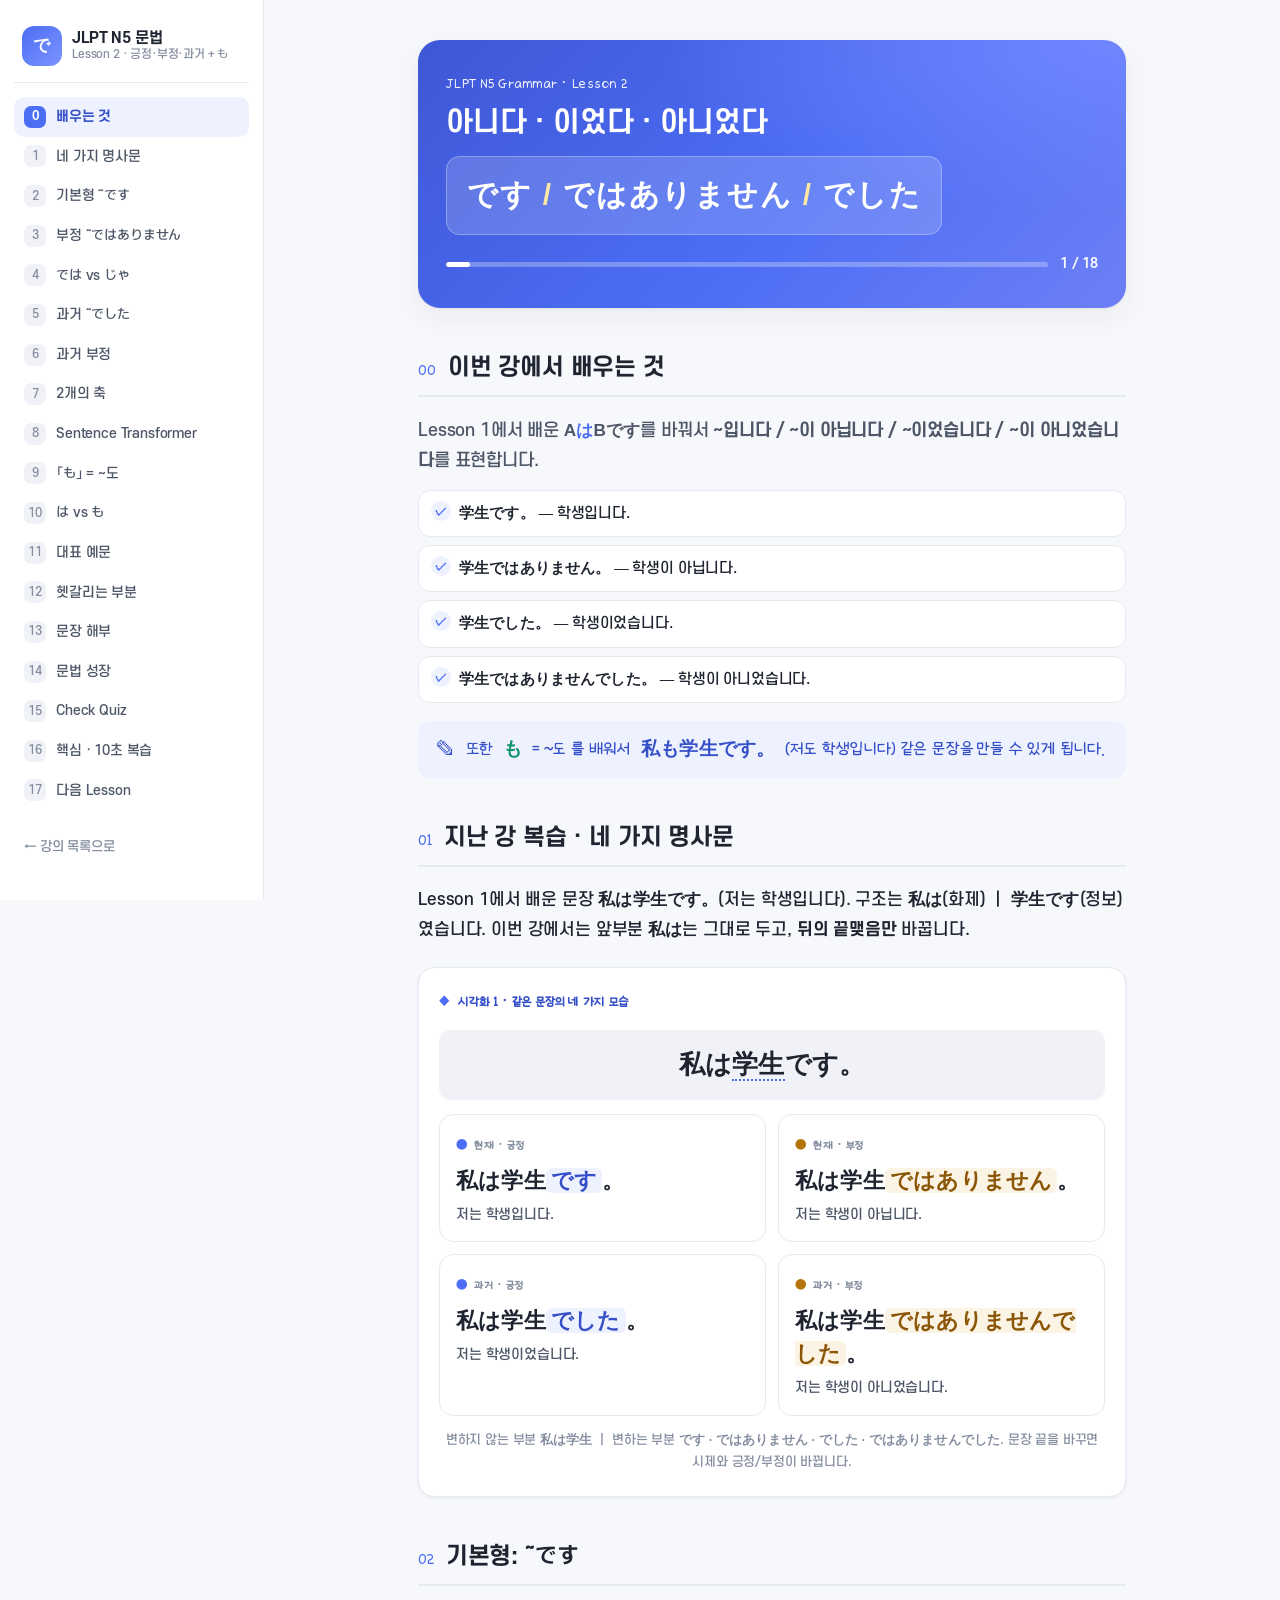
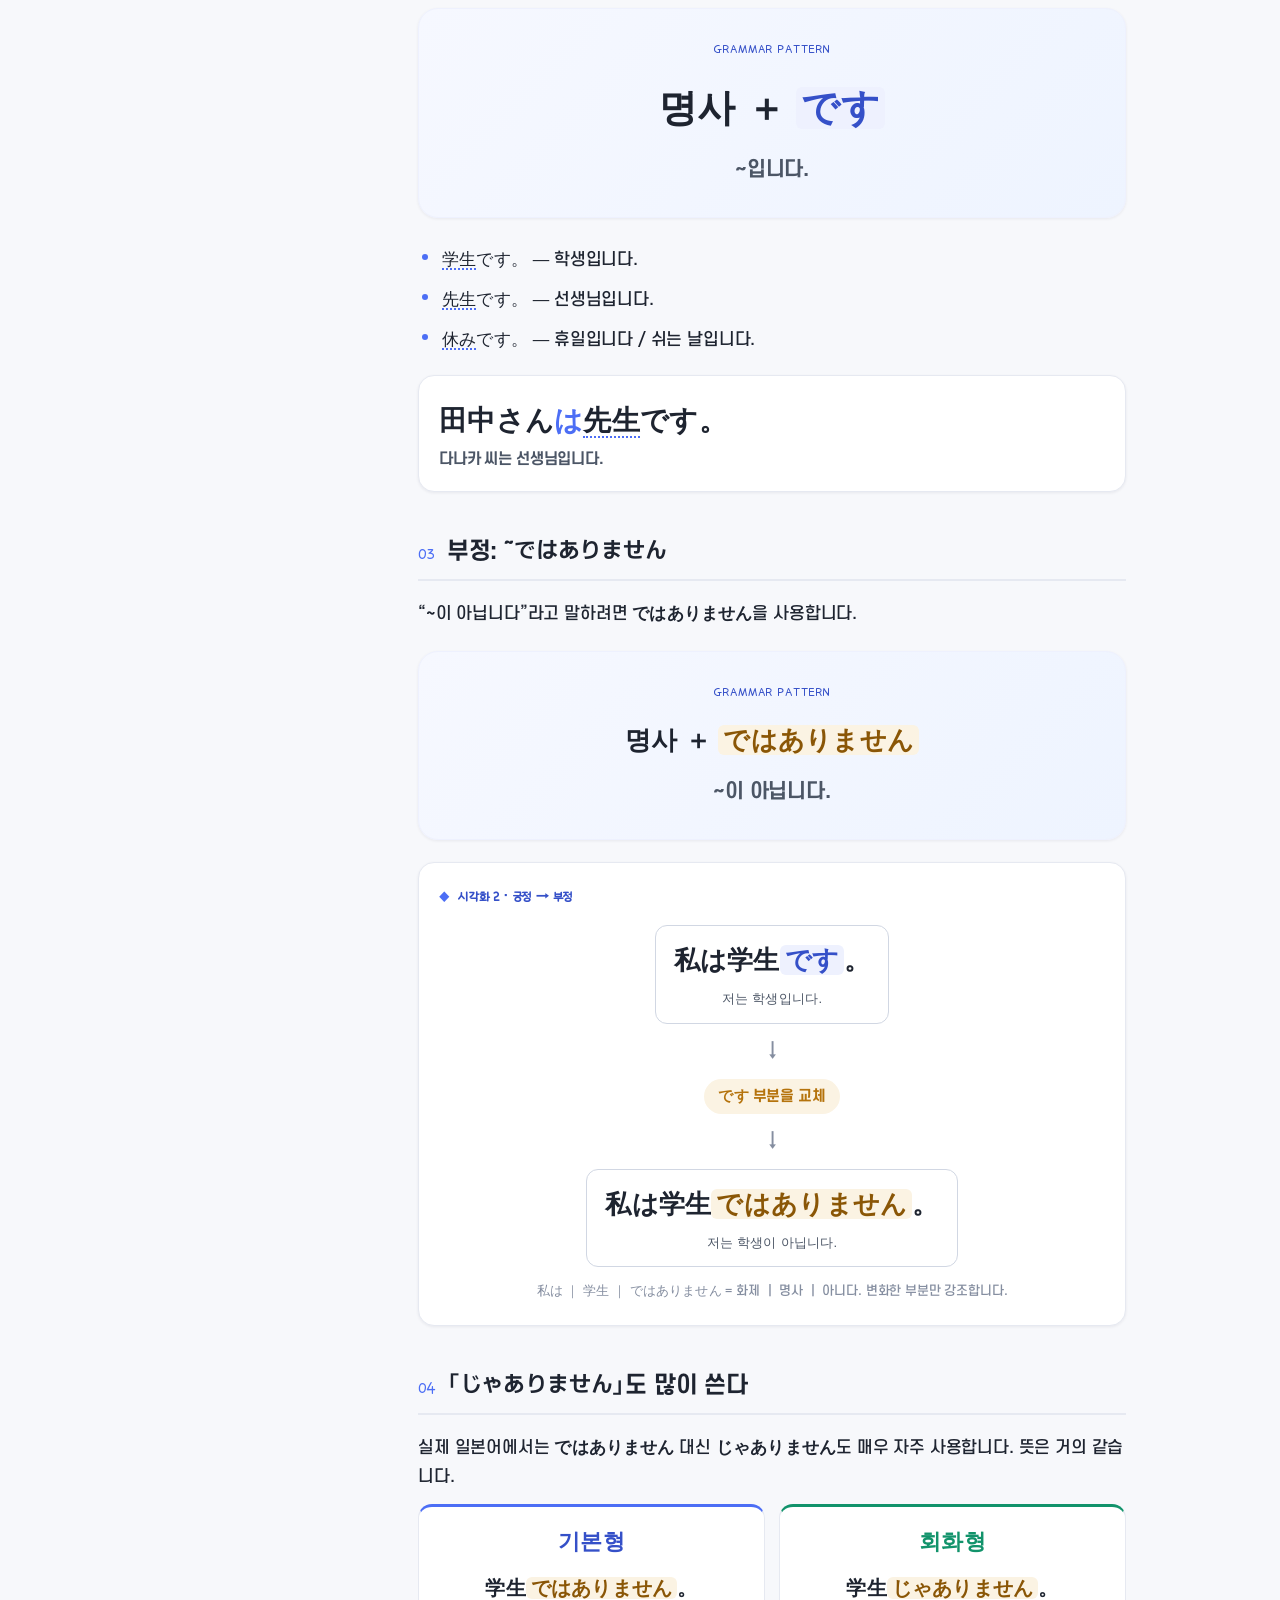
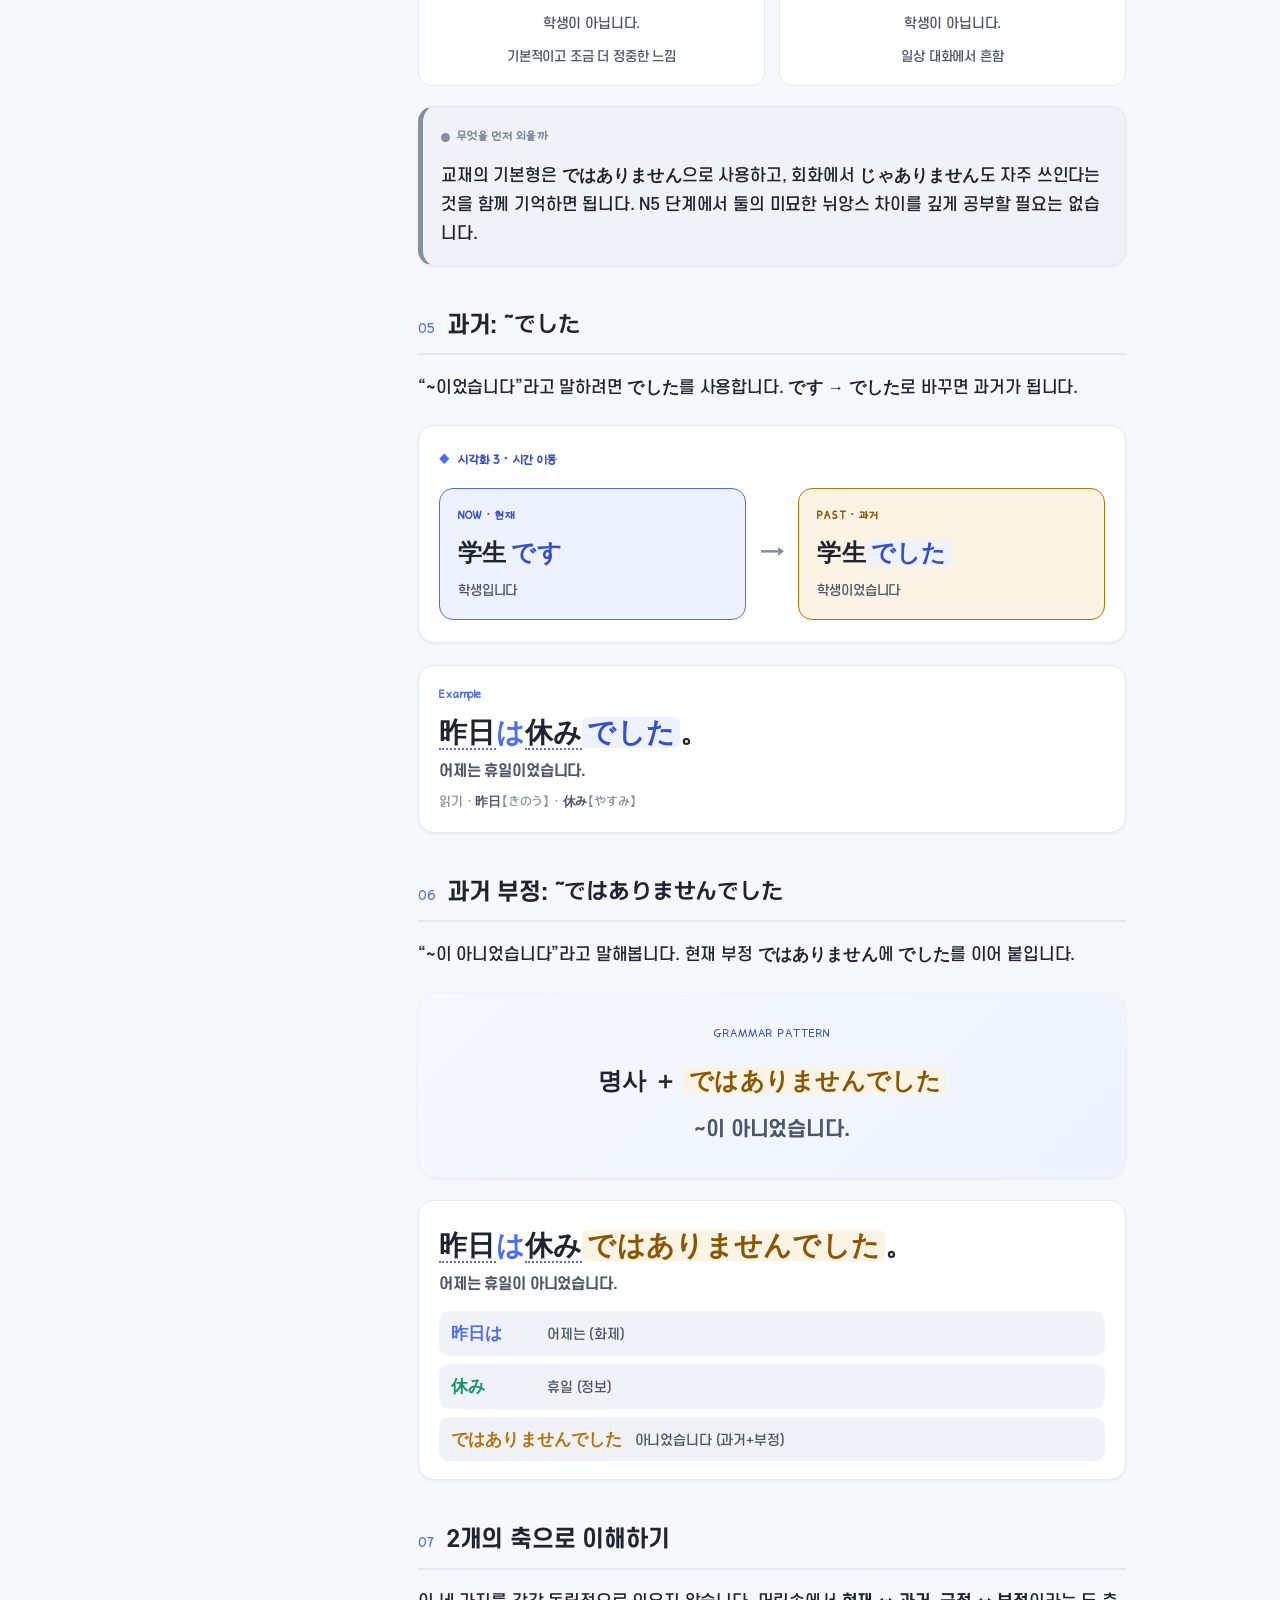
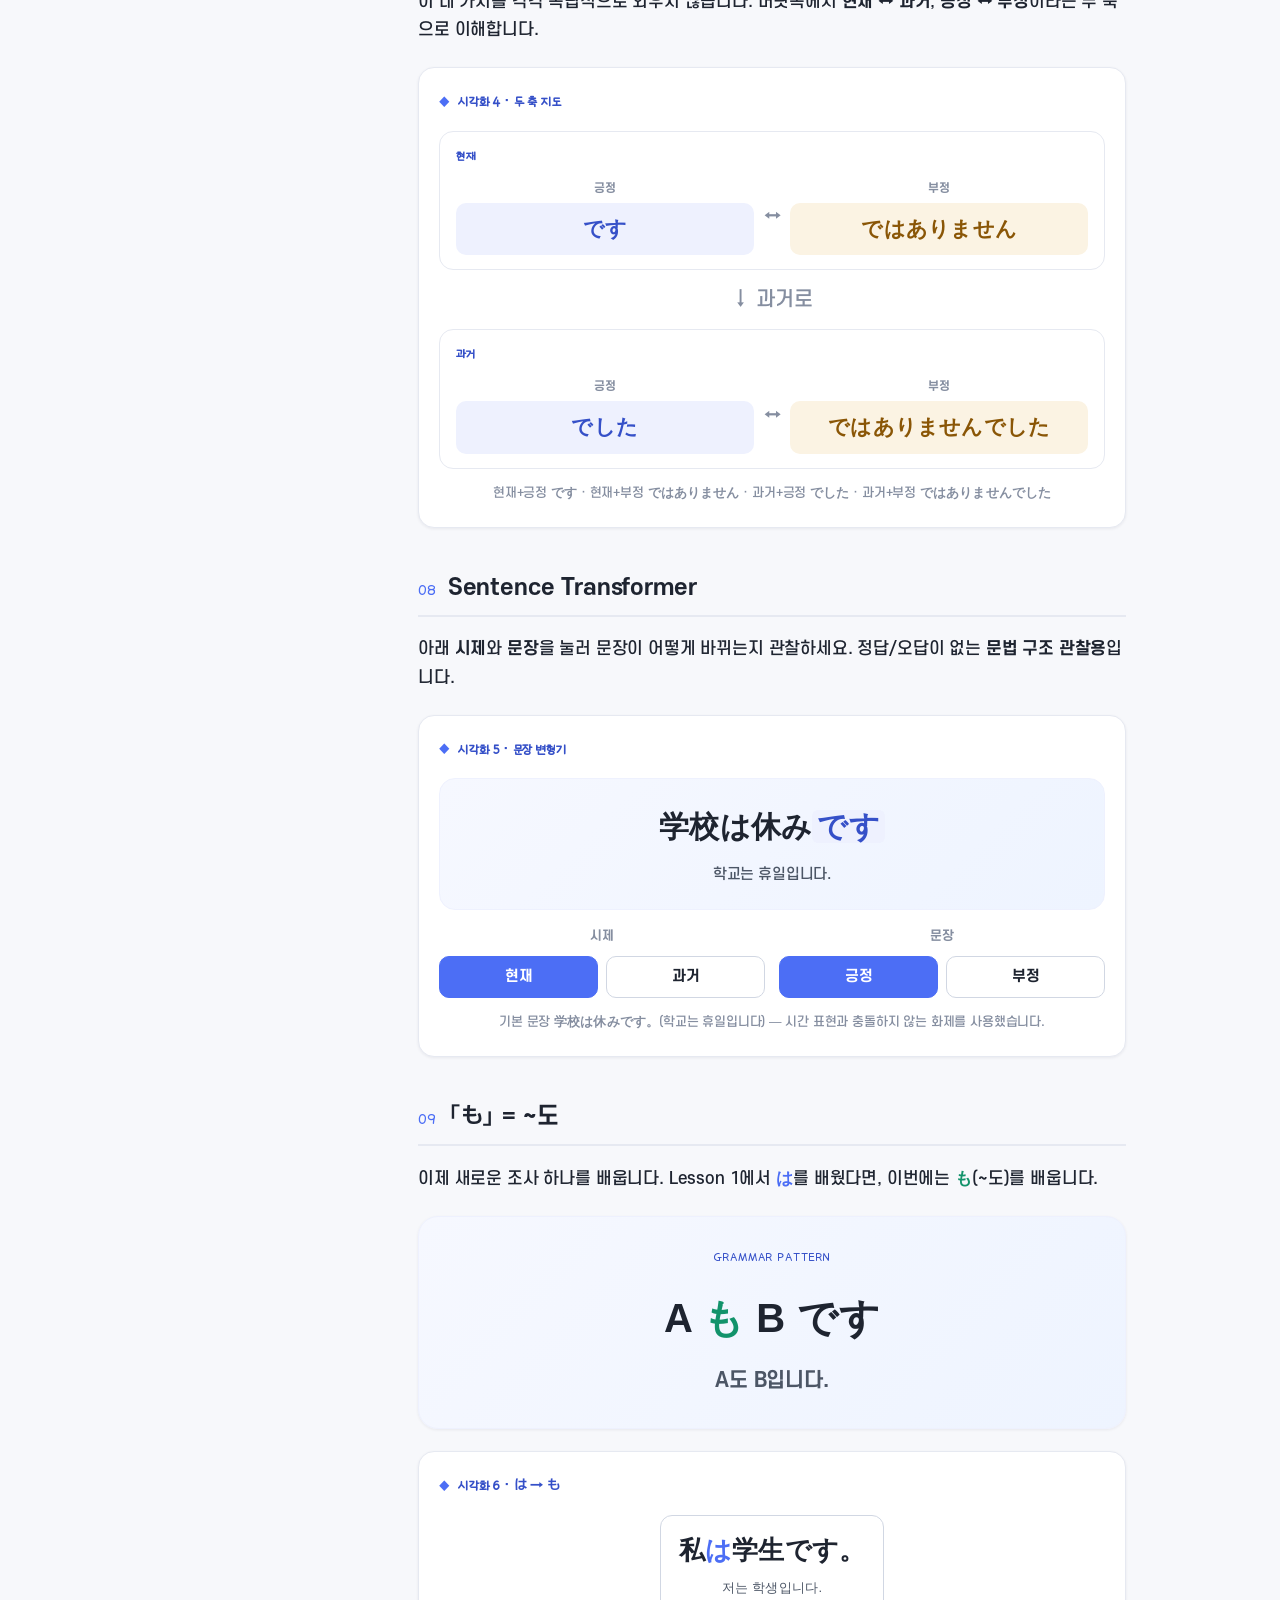
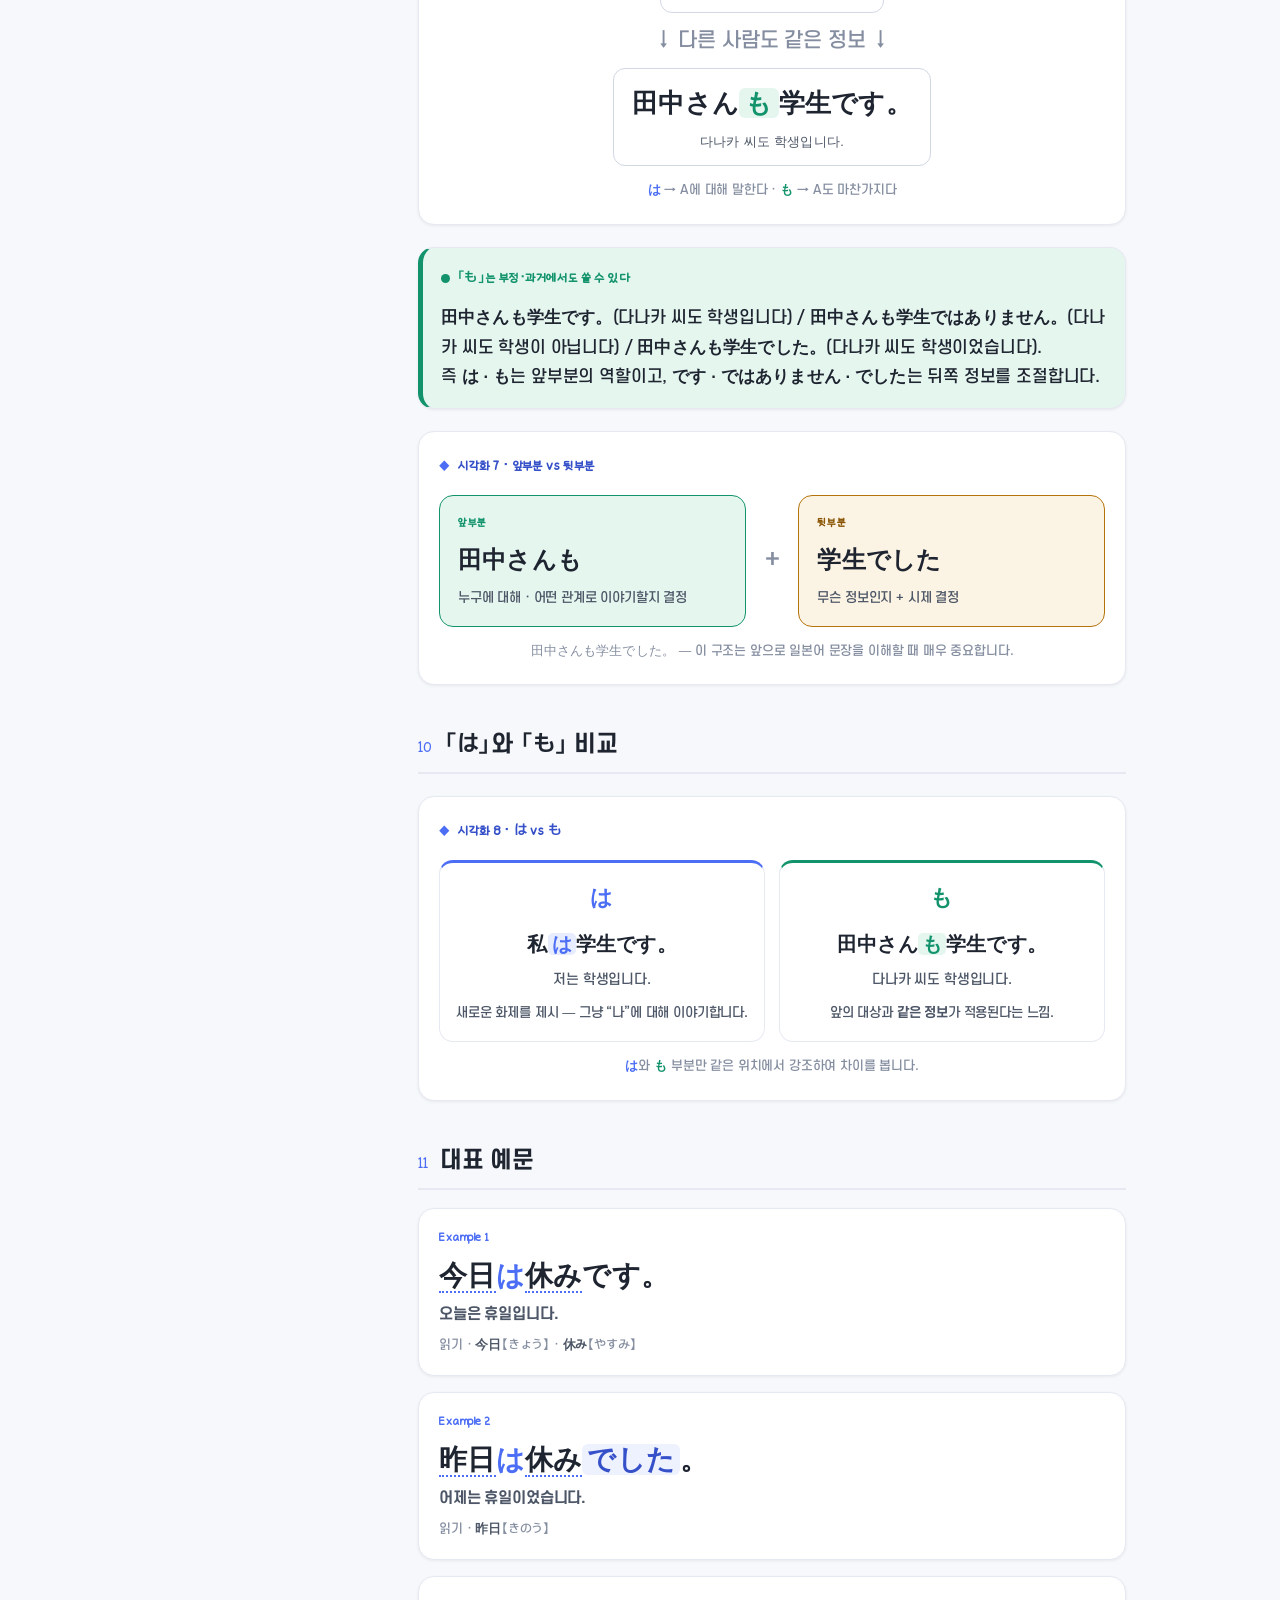
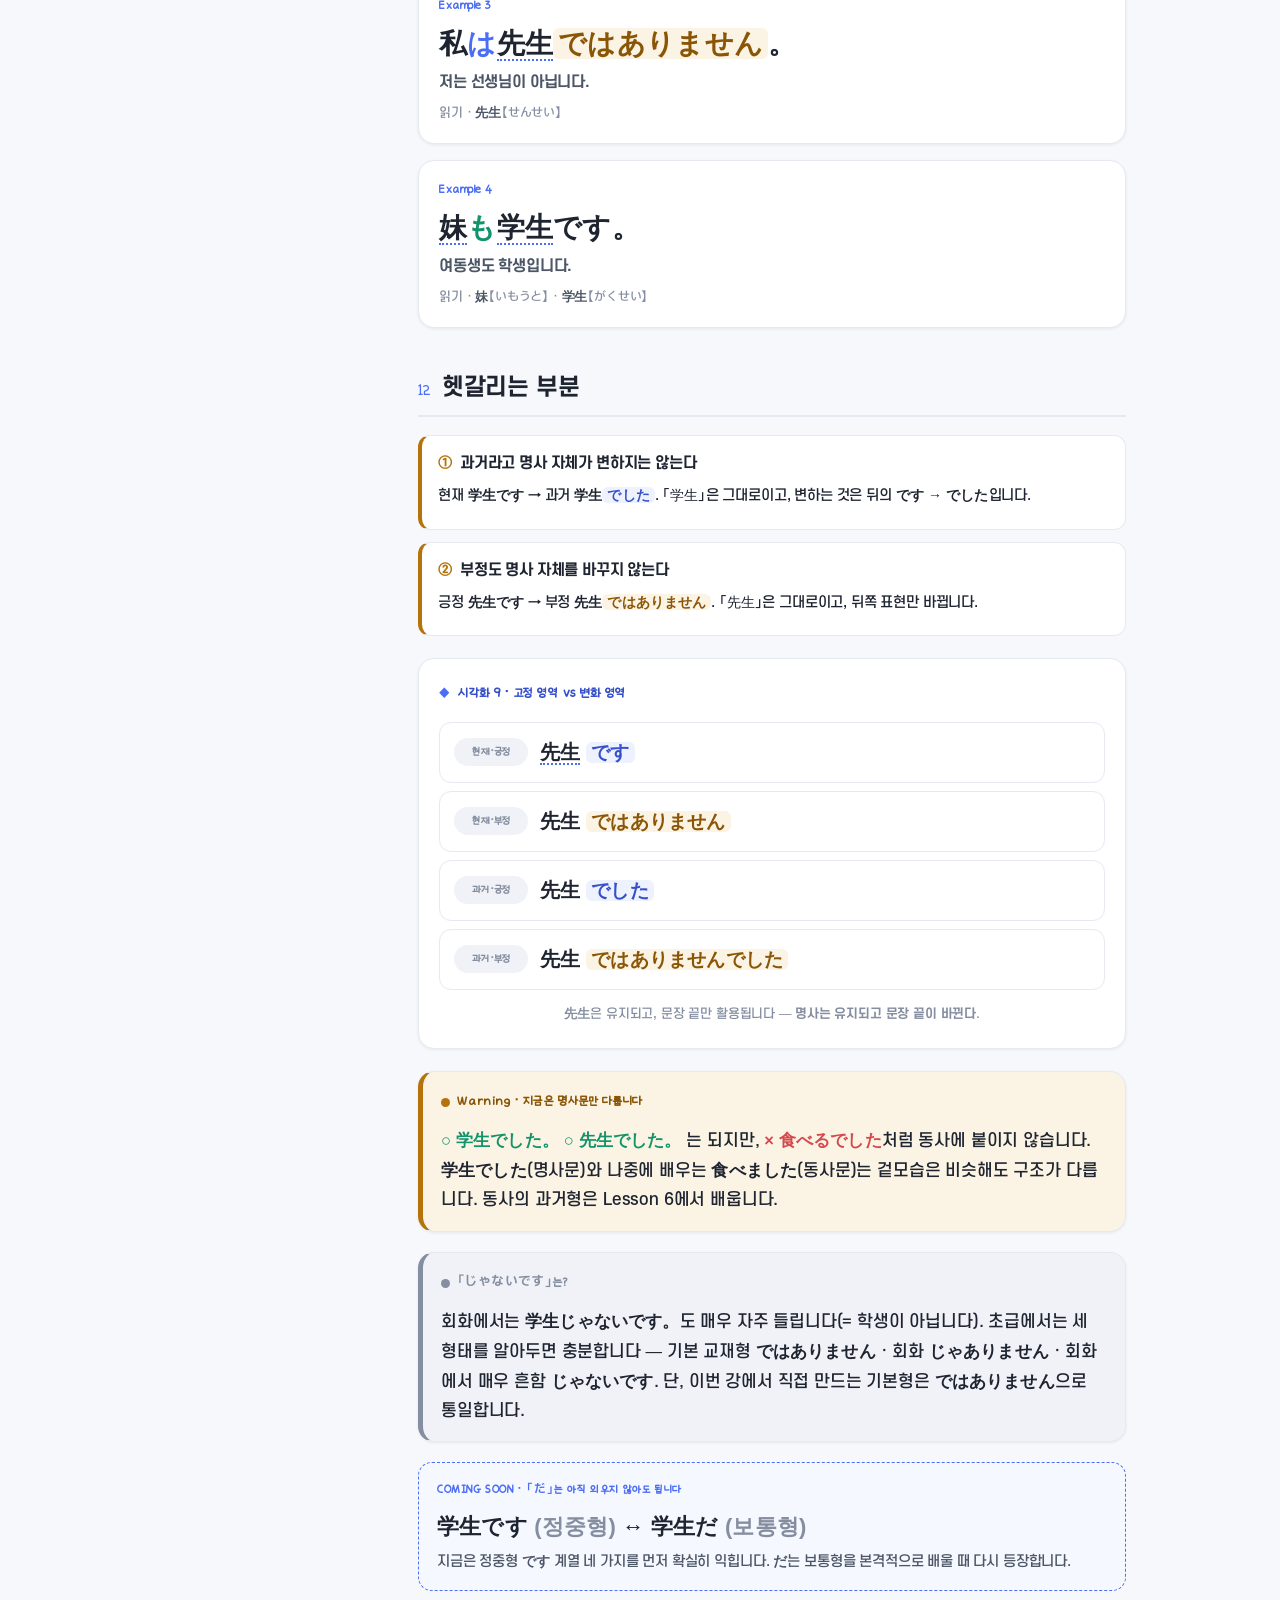
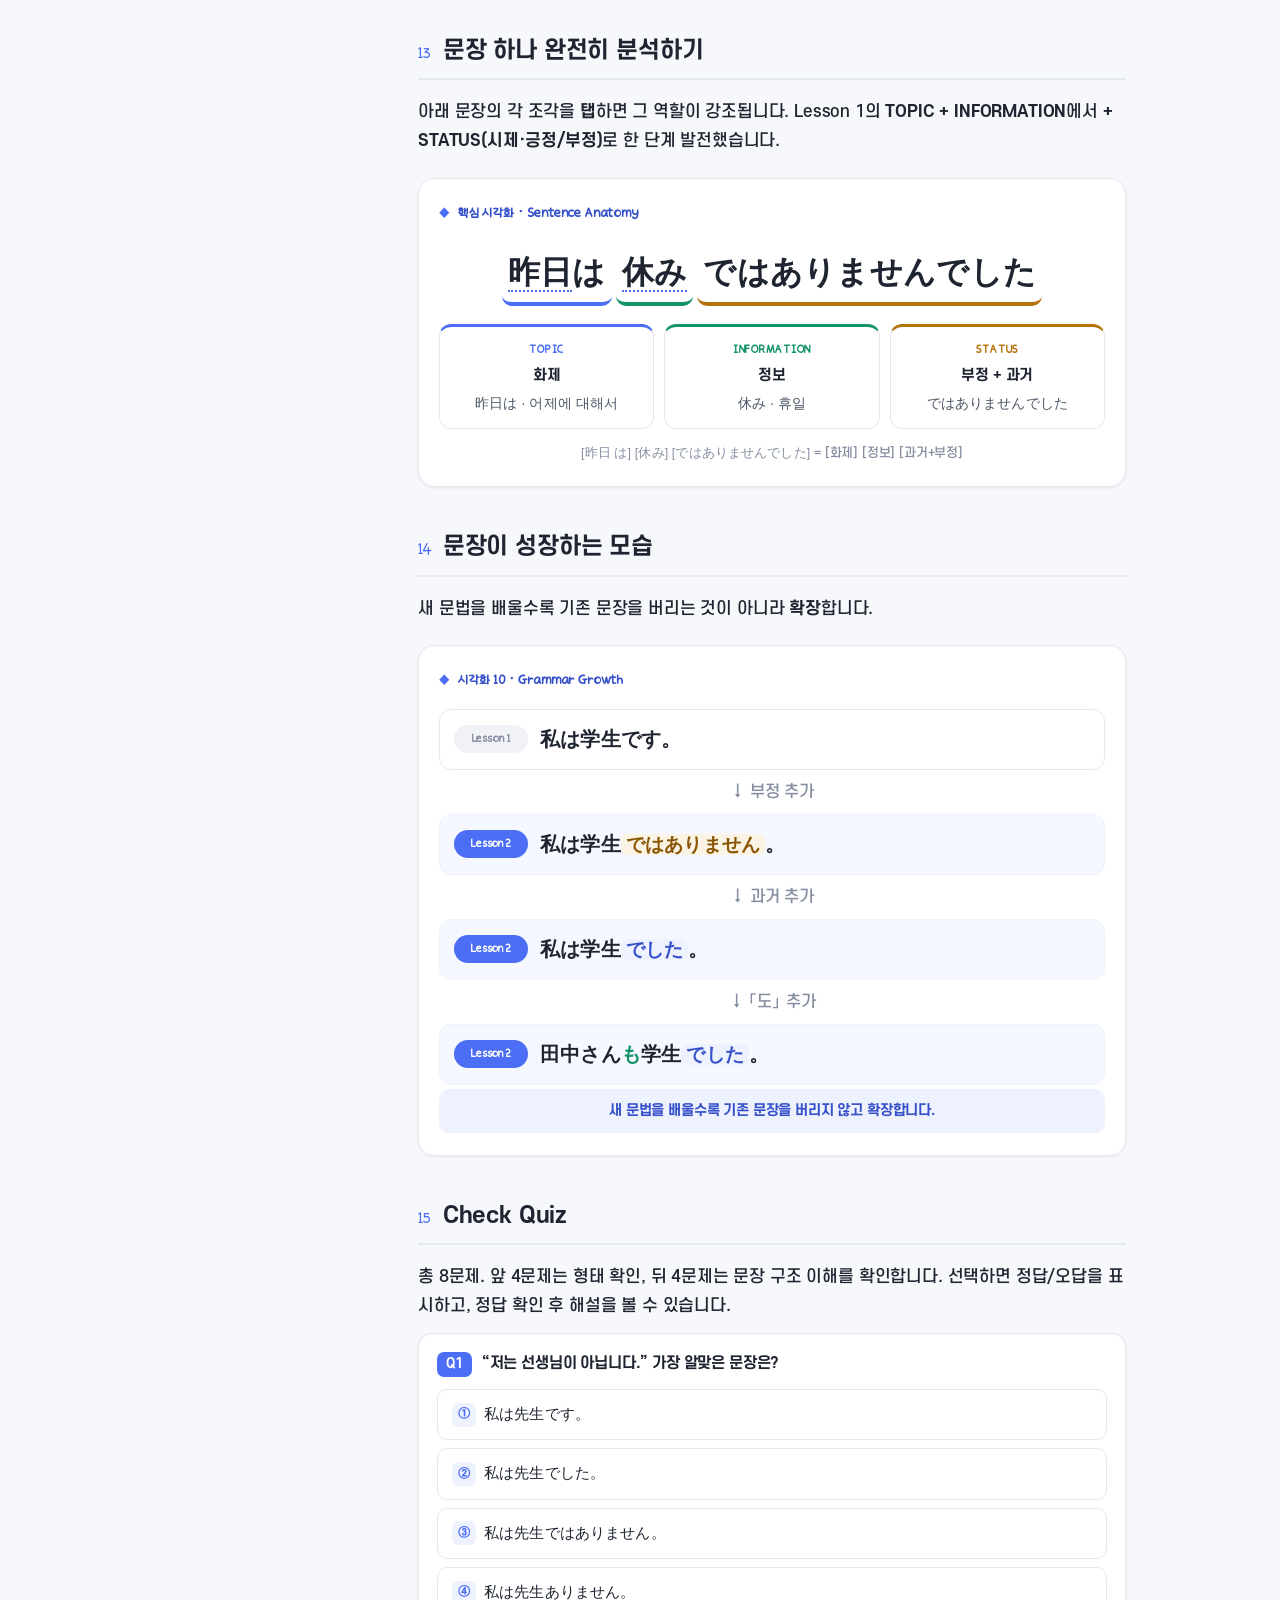
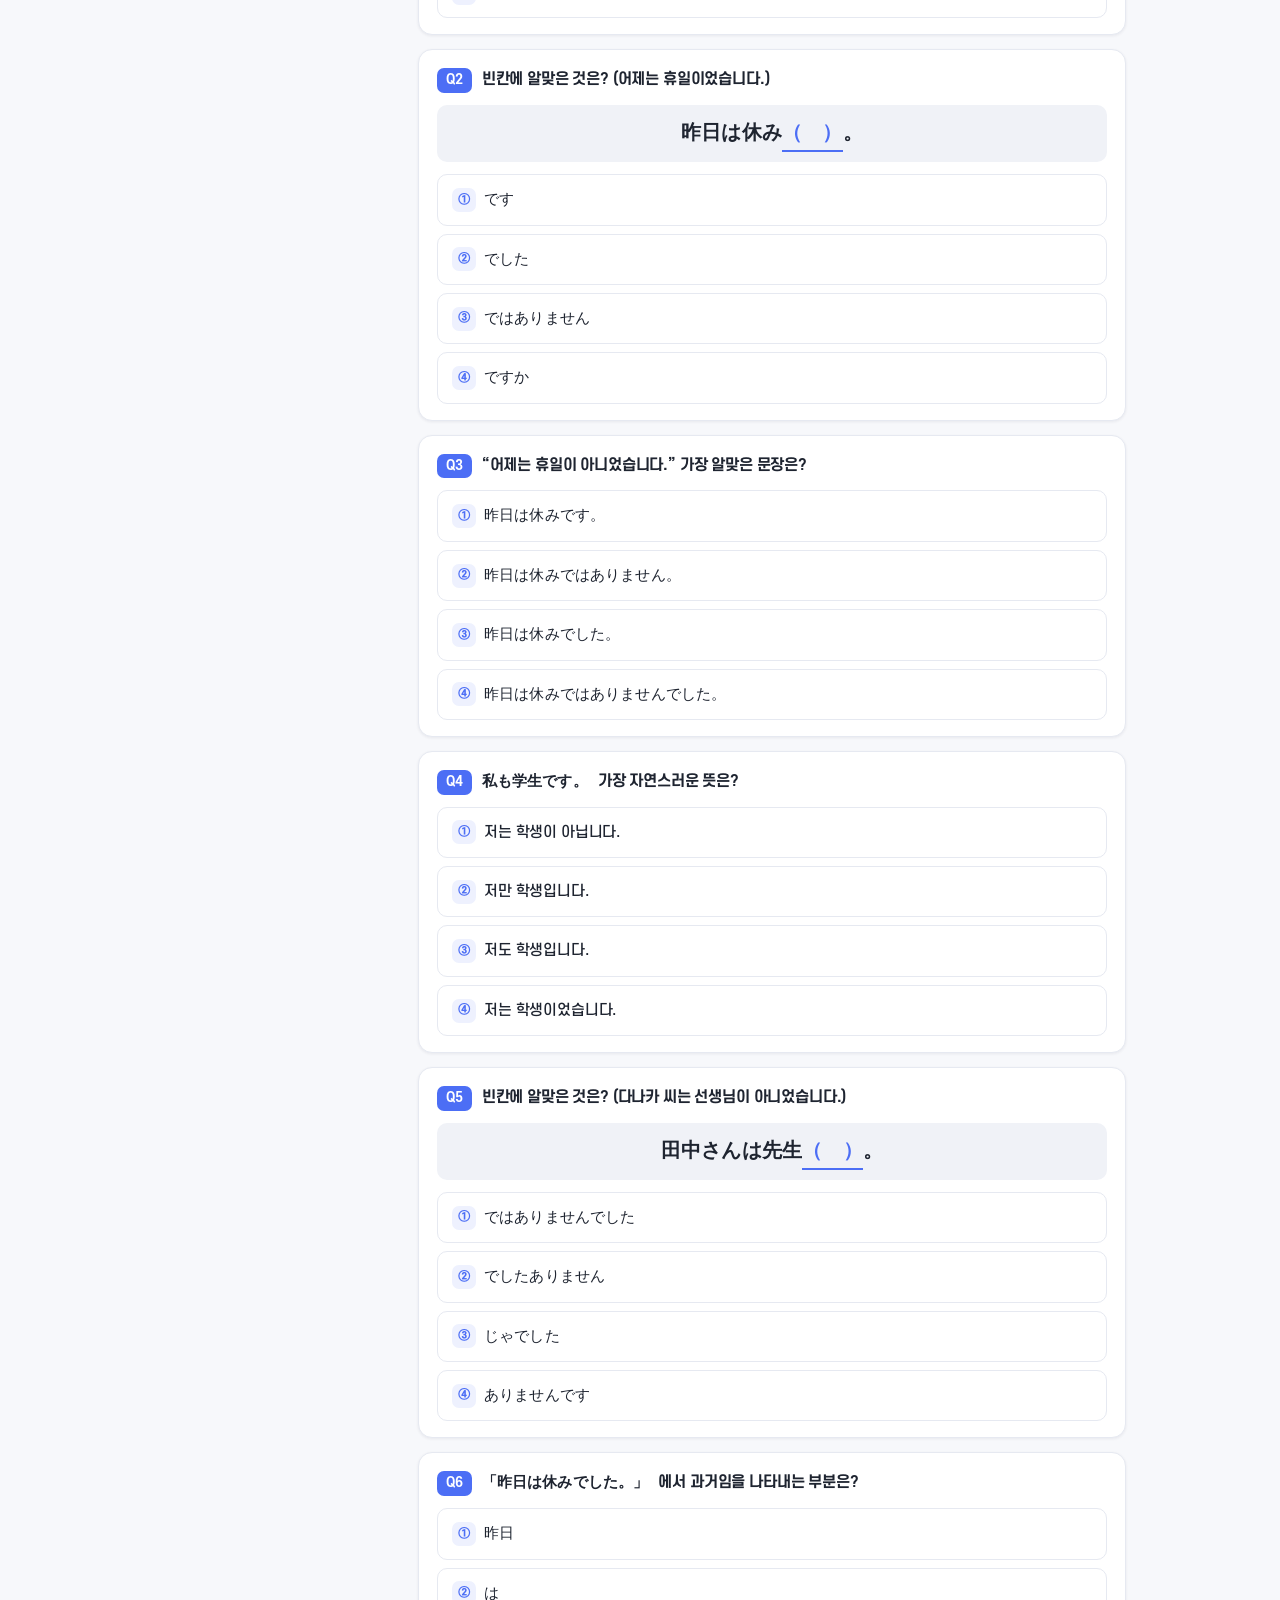
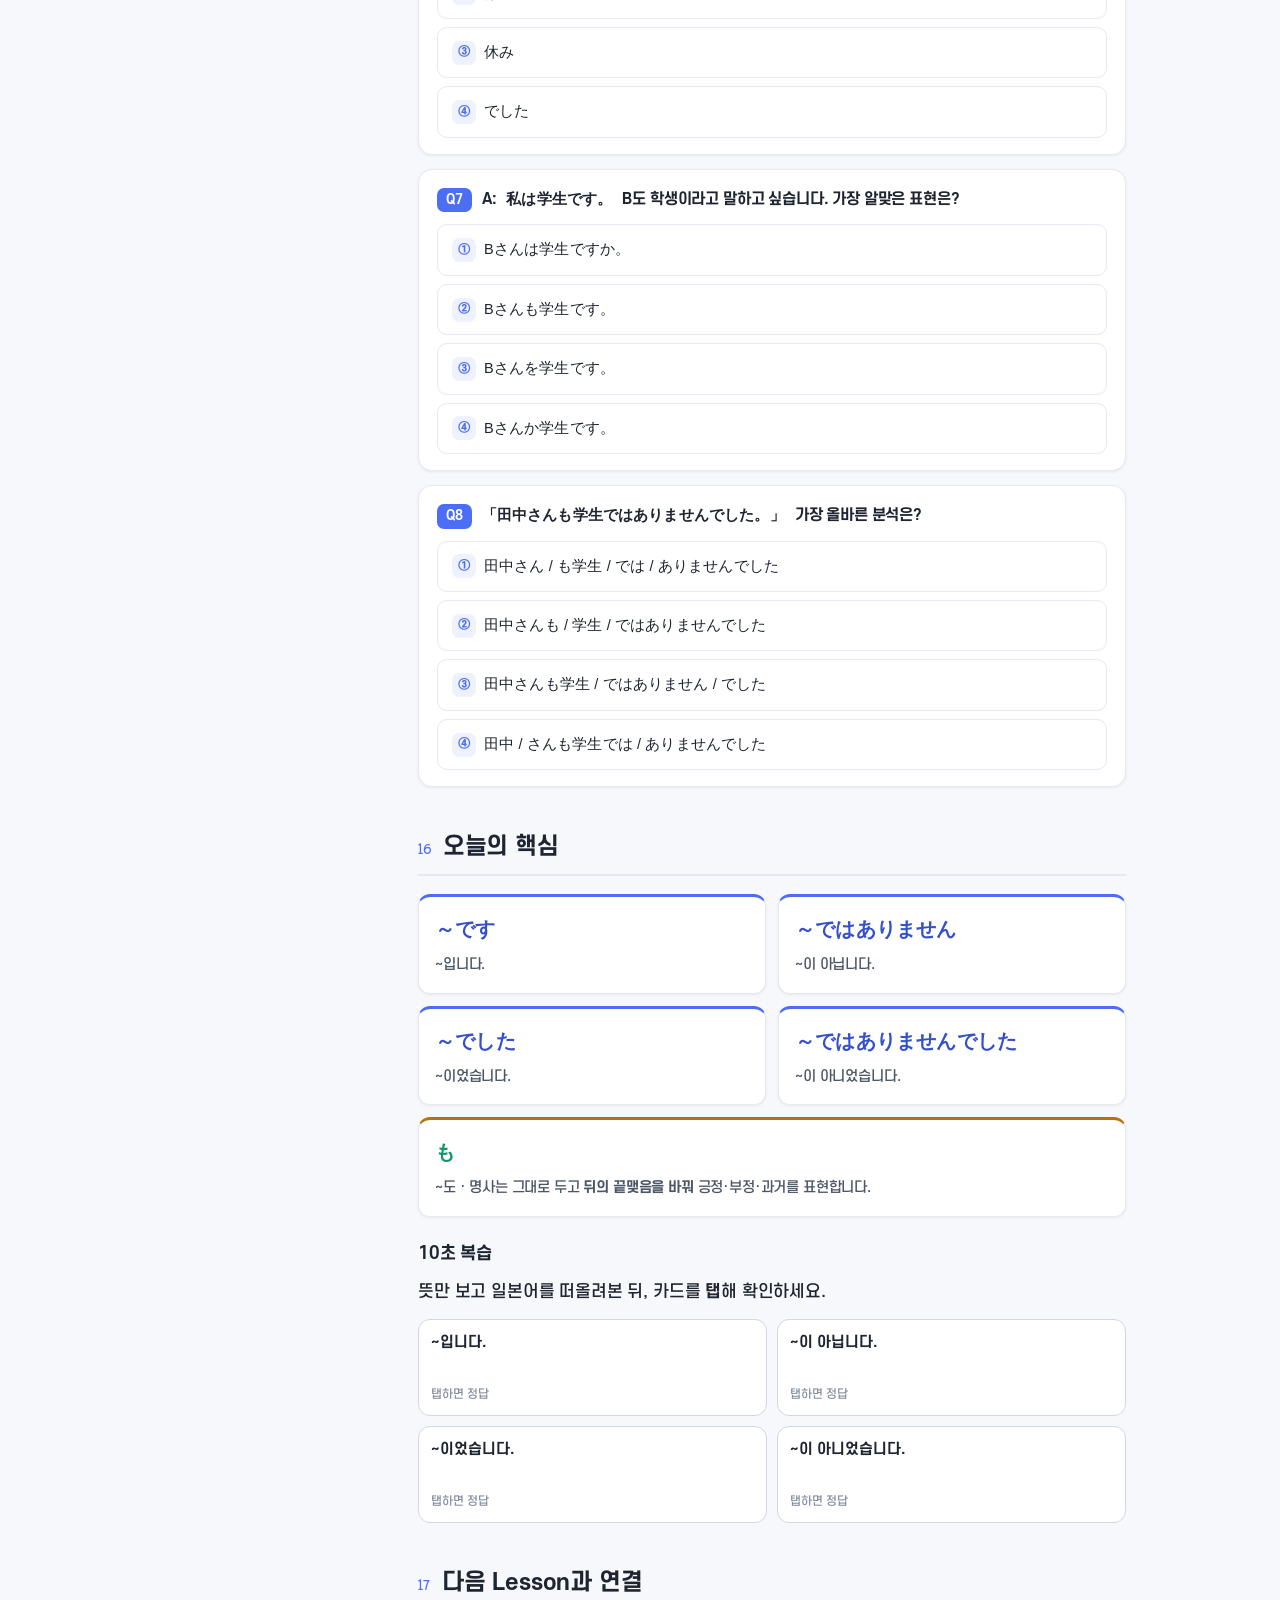
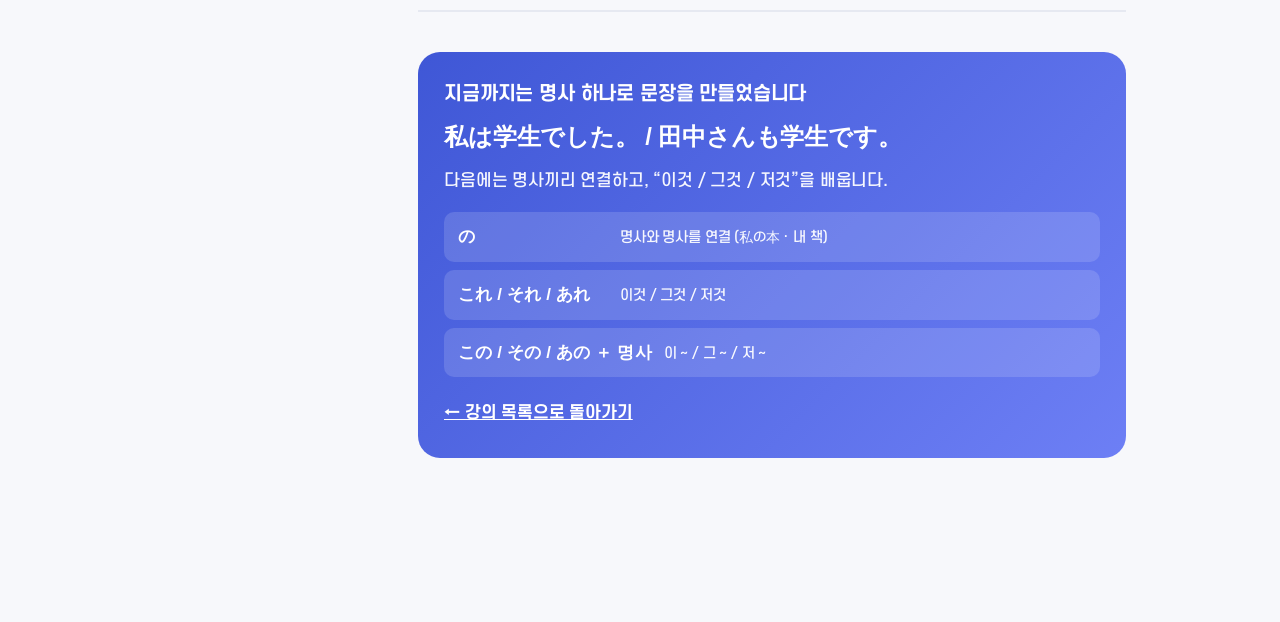
<file: lessons/n5/02.html>
<!DOCTYPE html>
<html lang="ko">
<head>
  <meta charset="UTF-8" />
  <meta name="viewport" content="width=device-width, initial-scale=1.0" />
  <title>Lesson 2 · 아니다 · 이었다 · 아니었다 「명사문의 긍정/부정/과거 + も」 — JLPT N5 문법</title>
  <meta name="description" content="명사문을 です·ではありません·でした·ではありませんでした로 변형하고, 조사 も(~도)까지 배우는 N5 문법 강의" />
  <link rel="stylesheet" href="../../assets/css/styles.css" />
</head>
<body>
  <!-- 모바일 상단바 -->
  <div class="topbar">
    <button class="hamburger" aria-label="목차 열기" aria-expanded="false"><span></span></button>
    <div class="topbar__title">Lesson 2 · 긍정/부정/과거</div>
    <span class="topbar__prog" data-prog-txt>1 / 18</span>
  </div>
  <div class="scrim" aria-hidden="true"></div>

  <div class="app">
    <!-- 사이드바 -->
    <aside class="sidebar" aria-label="강의 목차">
      <div class="sidebar__brand">
        <div class="sidebar__logo jp">で</div>
        <div class="sidebar__title">JLPT N5 문법
          <small>Lesson 2 · 긍정·부정·과거 + も</small>
        </div>
      </div>
      <nav>
        <ul class="toc">
          <li><a href="#intro"><span class="num">0</span> 배우는 것</a></li>
          <li><a href="#overview"><span class="num">1</span> 네 가지 명사문</a></li>
          <li><a href="#desu"><span class="num">2</span> 기본형 ～です</a></li>
          <li><a href="#negative"><span class="num">3</span> 부정 ～ではありません</a></li>
          <li><a href="#janai"><span class="num">4</span> では vs じゃ</a></li>
          <li><a href="#past"><span class="num">5</span> 과거 ～でした</a></li>
          <li><a href="#pastneg"><span class="num">6</span> 과거 부정</a></li>
          <li><a href="#axis"><span class="num">7</span> 2개의 축</a></li>
          <li><a href="#transformer"><span class="num">8</span> Sentence Transformer</a></li>
          <li><a href="#mo"><span class="num">9</span> 「も」 = ~도</a></li>
          <li><a href="#hamo"><span class="num">10</span> は vs も</a></li>
          <li><a href="#examples"><span class="num">11</span> 대표 예문</a></li>
          <li><a href="#mistakes"><span class="num">12</span> 헷갈리는 부분</a></li>
          <li><a href="#anatomy"><span class="num">13</span> 문장 해부</a></li>
          <li><a href="#growth"><span class="num">14</span> 문법 성장</a></li>
          <li><a href="#quiz"><span class="num">15</span> Check Quiz</a></li>
          <li><a href="#summary"><span class="num">16</span> 핵심 · 10초 복습</a></li>
          <li><a href="#next"><span class="num">17</span> 다음 Lesson</a></li>
        </ul>
      </nav>
      <a class="sidebar__back" href="../../index.html">← 강의 목록으로</a>
    </aside>

    <!-- 본문 -->
    <div class="content">
      <div class="wrap">

        <header class="lesson-hero">
          <div class="kicker">JLPT N5 Grammar · Lesson 2</div>
          <h1>아니다 · 이었다 · 아니었다</h1>
          <div class="lesson-hero__pattern jp">です <span class="pt">/</span> ではありません <span class="pt">/</span> でした</div>
          <div class="progress">
            <div class="progress__bar"><div class="progress__fill"></div></div>
            <span class="progress__txt" data-prog-txt>1 / 18</span>
          </div>
        </header>

        <!-- ============ 0 · 배우는 것 ============ -->
        <section id="intro" class="section">
          <h2><span class="sec-no">00</span> 이번 강에서 배우는 것</h2>
          <p class="lead">Lesson 1에서 배운 <b class="jp">A<span class="pt">は</span>Bです</b>를 바꿔서
            <b>~입니다 / ~이 아닙니다 / ~이었습니다 / ~이 아니었습니다</b>를 표현합니다.</p>
          <ul class="goals">
            <li><span class="jp">学生です。</span> — 학생입니다.</li>
            <li><span class="jp">学生ではありません。</span> — 학생이 아닙니다.</li>
            <li><span class="jp">学生でした。</span> — 학생이었습니다.</li>
            <li><span class="jp">学生ではありませんでした。</span> — 학생이 아니었습니다.</li>
          </ul>
          <div class="oneline">또한 <b class="jp" style="color:var(--info)">も</b> = ~도 를 배워서
            <b class="jp">私も学生です。</b>(저도 학생입니다) 같은 문장을 만들 수 있게 됩니다.</div>
        </section>

        <!-- ============ 1 · 복습 + 네 가지 명사문 ============ -->
        <section id="overview" class="section">
          <h2><span class="sec-no">01</span> 지난 강 복습 · 네 가지 명사문</h2>
          <p>Lesson 1에서 배운 문장 <b class="jp">私は学生です。</b>(저는 학생입니다). 구조는
            <b class="jp">私は</b>(화제) ｜ <b class="jp">学生です</b>(정보) 였습니다.
            이번 강에서는 앞부분 <b class="jp">私は</b>는 그대로 두고, <b>뒤의 끝맺음만</b> 바꿉니다.</p>

          <!-- 시각화 1 · 4-Way Grammar Grid (Priority 1) -->
          <div class="figure">
            <div class="figure__title">시각화 1 · 같은 문장의 네 가지 모습</div>
            <div class="fourway">
              <div class="fourway__center jp">私は<span class="furi" data-yomi="がくせい">学生</span>です。</div>
              <div class="fw">
                <div class="fw__label"><span class="b">●</span> 현재 · 긍정</div>
                <div class="fw__jp jp">私は学生<span class="chg">です</span>。</div>
                <div class="fw__ko">저는 학생입니다.</div>
              </div>
              <div class="fw">
                <div class="fw__label"><span class="r">●</span> 현재 · 부정</div>
                <div class="fw__jp jp">私は学生<span class="chg chg--neg">ではありません</span>。</div>
                <div class="fw__ko">저는 학생이 아닙니다.</div>
              </div>
              <div class="fw">
                <div class="fw__label"><span class="b">●</span> 과거 · 긍정</div>
                <div class="fw__jp jp">私は学生<span class="chg">でした</span>。</div>
                <div class="fw__ko">저는 학생이었습니다.</div>
              </div>
              <div class="fw">
                <div class="fw__label"><span class="r">●</span> 과거 · 부정</div>
                <div class="fw__jp jp">私は学生<span class="chg chg--neg">ではありませんでした</span>。</div>
                <div class="fw__ko">저는 학생이 아니었습니다.</div>
              </div>
            </div>
            <div class="figure__cap">변하지 않는 부분 <b class="jp">私は学生</b> ｜ 변하는 부분 <b class="jp">です · ではありません · でした · ではありませんでした</b>.
              문장 끝을 바꾸면 시제와 긍정/부정이 바뀝니다.</div>
          </div>
        </section>

        <!-- ============ 2 · ～です ============ -->
        <section id="desu" class="section">
          <h2><span class="sec-no">02</span> 기본형: ～です</h2>
          <div class="gpat">
            <div class="gpat__label">Grammar Pattern</div>
            <div class="gpat__row"><span class="jp" style="font-size:clamp(24px,7vw,38px);font-weight:700;">명사 ＋ <span class="chg">です</span></span></div>
            <div class="gpat__mean">~입니다.</div>
          </div>
          <ul class="clean">
            <li><span class="jp"><span class="furi" data-yomi="がくせい">学生</span>です。</span> — 학생입니다.</li>
            <li><span class="jp"><span class="furi" data-yomi="せんせい">先生</span>です。</span> — 선생님입니다.</li>
            <li><span class="jp"><span class="furi" data-yomi="やすみ">休み</span>です。</span> — 휴일입니다 / 쉬는 날입니다.</li>
          </ul>
          <div class="ex">
            <div class="ex__jp jp">田中さん<span class="pt">は</span><span class="furi" data-yomi="せんせい">先生</span>です。</div>
            <div class="ex__ko">다나카 씨는 선생님입니다.</div>
          </div>
        </section>

        <!-- ============ 3 · 부정 ～ではありません ============ -->
        <section id="negative" class="section">
          <h2><span class="sec-no">03</span> 부정: ～ではありません</h2>
          <p>“~이 아닙니다”라고 말하려면 <b class="jp">ではありません</b>을 사용합니다.</p>
          <div class="gpat">
            <div class="gpat__label">Grammar Pattern</div>
            <div class="gpat__row"><span class="jp" style="font-size:clamp(19px,5vw,26px);font-weight:700;">명사 ＋ <span class="chg chg--neg">ではありません</span></span></div>
            <div class="gpat__mean">~이 아닙니다.</div>
          </div>

          <!-- 시각화 2 · 긍정 → 부정 -->
          <div class="figure">
            <div class="figure__title">시각화 2 · 긍정 → 부정</div>
            <div class="transform">
              <div class="transform__jp jp">私は学生<span class="chg">です</span>。<span class="ko">저는 학생입니다.</span></div>
              <div class="transform__arrow">↓</div>
              <div class="transform__op"><span class="jp">です</span> 부분을 교체</div>
              <div class="transform__arrow">↓</div>
              <div class="transform__jp jp">私は学生<span class="chg chg--neg">ではありません</span>。<span class="ko">저는 학생이 아닙니다.</span></div>
            </div>
            <div class="figure__cap"><span class="jp">私は ｜ 学生 ｜ ではありません</span> = 화제 ｜ 명사 ｜ 아니다. 변화한 부분만 강조합니다.</div>
          </div>
        </section>

        <!-- ============ 4 · では vs じゃ ============ -->
        <section id="janai" class="section">
          <h2><span class="sec-no">04</span> 「じゃありません」도 많이 쓴다</h2>
          <p>실제 일본어에서는 <b class="jp">ではありません</b> 대신 <b class="jp">じゃありません</b>도 매우 자주 사용합니다. 뜻은 거의 같습니다.</p>
          <div class="vs2">
            <div class="vs2__col is-ha">
              <div class="vs2__head jp" style="color:var(--brand-dark)">기본형</div>
              <div class="vs2__jp jp">学生<span class="chg chg--neg">ではありません</span>。</div>
              <div class="vs2__ko">학생이 아닙니다.</div>
              <div class="vs2__desc">기본적이고 조금 더 정중한 느낌</div>
            </div>
            <div class="vs2__col is-mo">
              <div class="vs2__head jp" style="color:var(--info)">회화형</div>
              <div class="vs2__jp jp">学生<span class="chg chg--neg">じゃありません</span>。</div>
              <div class="vs2__ko">학생이 아닙니다.</div>
              <div class="vs2__desc">일상 대화에서 흔함</div>
            </div>
          </div>
          <div class="card card--tip">
            <div class="card__label"><span class="dot"></span>무엇을 먼저 외울까</div>
            <p>교재의 기본형은 <b class="jp">ではありません</b>으로 사용하고, 회화에서 <b class="jp">じゃありません</b>도 자주 쓰인다는 것을
              함께 기억하면 됩니다. N5 단계에서 둘의 미묘한 뉘앙스 차이를 깊게 공부할 필요는 없습니다.</p>
          </div>
        </section>

        <!-- ============ 5 · 과거 ～でした ============ -->
        <section id="past" class="section">
          <h2><span class="sec-no">05</span> 과거: ～でした</h2>
          <p>“~이었습니다”라고 말하려면 <b class="jp">でした</b>를 사용합니다. <b class="jp">です → でした</b>로 바꾸면 과거가 됩니다.</p>

          <!-- 시각화 3 · 시간 이동 -->
          <div class="figure">
            <div class="figure__title">시각화 3 · 시간 이동</div>
            <div class="topicflow">
              <div class="tinfo is-info" style="border-color:var(--brand);background:var(--brand-soft)">
                <div class="tinfo__tag" style="color:var(--brand-dark)">NOW · 현재</div>
                <div class="tinfo__jp jp">学生<span class="chg">です</span></div>
                <div class="tinfo__desc">학생입니다</div>
              </div>
              <div class="topicflow__arrow">→</div>
              <div class="tinfo is-topic" style="border-color:var(--warn);background:var(--warn-soft)">
                <div class="tinfo__tag" style="color:var(--warn-ink)">PAST · 과거</div>
                <div class="tinfo__jp jp">学生<span class="chg">でした</span></div>
                <div class="tinfo__desc">학생이었습니다</div>
              </div>
            </div>
          </div>

          <div class="ex">
            <div class="ex__no">Example</div>
            <div class="ex__jp jp"><span class="furi" data-yomi="きのう">昨日</span><span class="pt">は</span><span class="furi" data-yomi="やすみ">休み</span><span class="chg">でした</span>。</div>
            <div class="ex__ko">어제는 휴일이었습니다.</div>
            <div class="ex__reading">읽기 · <b>昨日</b>【きのう】 · <b>休み</b>【やすみ】</div>
          </div>
        </section>

        <!-- ============ 6 · 과거 부정 ============ -->
        <section id="pastneg" class="section">
          <h2><span class="sec-no">06</span> 과거 부정: ～ではありませんでした</h2>
          <p>“~이 아니었습니다”라고 말해봅니다. 현재 부정 <b class="jp">ではありません</b>에 <b class="jp">でした</b>를 이어 붙입니다.</p>
          <div class="gpat">
            <div class="gpat__label">Grammar Pattern</div>
            <div class="gpat__row"><span class="jp" style="font-size:clamp(16px,4.4vw,24px);font-weight:700;">명사 ＋ <span class="chg chg--neg">ではありませんでした</span></span></div>
            <div class="gpat__mean">~이 아니었습니다.</div>
          </div>
          <div class="ex">
            <div class="ex__jp jp"><span class="furi" data-yomi="きのう">昨日</span><span class="pt">は</span><span class="furi" data-yomi="やすみ">休み</span><span class="chg chg--neg">ではありませんでした</span>。</div>
            <div class="ex__ko">어제는 휴일이 아니었습니다.</div>
            <div class="ex__struct">
              <div class="ex__row is-topic"><span class="k jp">昨日は</span><span class="v">어제는 (화제)</span></div>
              <div class="ex__row is-info"><span class="k jp">休み</span><span class="v">휴일 (정보)</span></div>
              <div class="ex__row" style="border-left:0"><span class="k jp" style="color:var(--warn)">ではありませんでした</span><span class="v">아니었습니다 (과거+부정)</span></div>
            </div>
          </div>
        </section>

        <!-- ============ 7 · 2개의 축 ============ -->
        <section id="axis" class="section">
          <h2><span class="sec-no">07</span> 2개의 축으로 이해하기</h2>
          <p>이 네 가지를 각각 독립적으로 외우지 않습니다. 머릿속에서 <b>현재 ↔ 과거</b>, <b>긍정 ↔ 부정</b>이라는
            두 축으로 이해합니다.</p>

          <!-- 시각화 4 · 2-Axis Grammar Map (Priority 2) -->
          <div class="figure">
            <div class="figure__title">시각화 4 · 두 축 지도</div>
            <div class="axismap">
              <div class="axismap__row">
                <div class="axismap__rowlabel">현재</div>
                <div class="axismap__pair">
                  <div class="axcell pos"><div class="axcell__tag">긍정</div><span class="axcell__jp jp">です</span></div>
                  <div class="axismap__vs">↔</div>
                  <div class="axcell neg"><div class="axcell__tag">부정</div><span class="axcell__jp jp">ではありません</span></div>
                </div>
              </div>
              <div class="axismap__down">↓ 과거로</div>
              <div class="axismap__row">
                <div class="axismap__rowlabel">과거</div>
                <div class="axismap__pair">
                  <div class="axcell pos"><div class="axcell__tag">긍정</div><span class="axcell__jp jp">でした</span></div>
                  <div class="axismap__vs">↔</div>
                  <div class="axcell neg"><div class="axcell__tag">부정</div><span class="axcell__jp jp">ではありませんでした</span></div>
                </div>
              </div>
            </div>
            <div class="figure__cap">현재+긍정 <b class="jp">です</b> · 현재+부정 <b class="jp">ではありません</b> ·
              과거+긍정 <b class="jp">でした</b> · 과거+부정 <b class="jp">ではありませんでした</b></div>
          </div>
        </section>

        <!-- ============ 8 · Sentence Transformer ============ -->
        <section id="transformer" class="section">
          <h2><span class="sec-no">08</span> Sentence Transformer</h2>
          <p>아래 <b>시제</b>와 <b>문장</b>을 눌러 문장이 어떻게 바뀌는지 관찰하세요. 정답/오답이 없는 <b>문법 구조 관찰용</b>입니다.</p>

          <!-- 시각화 5 · Sentence Transformer (Priority 3) -->
          <div class="figure" data-transformer data-stem-jp="学校は休み" data-stem-ko="학교는 휴일">
            <div class="figure__title">시각화 5 · 문장 변형기</div>
            <div class="transformer__display">
              <div class="transformer__jp jp" data-tr-jp></div>
              <div class="transformer__ko" data-tr-ko></div>
            </div>
            <div class="tgroups">
              <div class="tgroup" data-dim="tense">
                <div class="tgroup__title">시제</div>
                <div class="tgroup__btns">
                  <button class="toggle active" data-val="now">현재</button>
                  <button class="toggle" data-val="past">과거</button>
                </div>
              </div>
              <div class="tgroup" data-dim="pol">
                <div class="tgroup__title">문장</div>
                <div class="tgroup__btns">
                  <button class="toggle active" data-val="pos">긍정</button>
                  <button class="toggle" data-val="neg">부정</button>
                </div>
              </div>
            </div>
            <div class="figure__cap">기본 문장 <b class="jp">学校は休みです。</b>(학교는 휴일입니다) — 시간 표현과 충돌하지 않는 화제를 사용했습니다.</div>
          </div>
        </section>

        <!-- ============ 9 · も ============ -->
        <section id="mo" class="section">
          <h2><span class="sec-no">09</span> 「も」 = ~도</h2>
          <p>이제 새로운 조사 하나를 배웁니다. Lesson 1에서 <b class="jp pt">は</b>를 배웠다면, 이번에는
            <b class="jp" style="color:var(--info)">も</b>(~도)를 배웁니다.</p>
          <div class="gpat">
            <div class="gpat__label">Grammar Pattern</div>
            <div class="gpat__row"><span class="jp" style="font-size:clamp(24px,7vw,40px);font-weight:700;">A <span style="color:var(--info)">も</span> B です</span></div>
            <div class="gpat__mean">A도 B입니다.</div>
          </div>

          <!-- 시각화 6 · は → も -->
          <div class="figure">
            <div class="figure__title">시각화 6 · は → も</div>
            <div class="transform">
              <div class="transform__jp jp">私<span class="pt">は</span>学生です。<span class="ko">저는 학생입니다.</span></div>
              <div class="transform__arrow">↓ 다른 사람도 같은 정보 ↓</div>
              <div class="transform__jp jp">田中さん<span style="color:var(--info);background:var(--info-soft);border-radius:6px;padding:0 6px;">も</span>学生です。<span class="ko">다나카 씨도 학생입니다.</span></div>
            </div>
            <div class="figure__cap"><b class="jp pt">は</b> → A에 대해 말한다 · <b class="jp" style="color:var(--info)">も</b> → A도 마찬가지다</div>
          </div>

          <div class="card card--point">
            <div class="card__label"><span class="dot"></span>「も」는 부정·과거에서도 쓸 수 있다</div>
            <p><b class="jp">田中さんも学生です。</b>(다나카 씨도 학생입니다) /
              <b class="jp">田中さんも学生ではありません。</b>(다나카 씨도 학생이 아닙니다) /
              <b class="jp">田中さんも学生でした。</b>(다나카 씨도 학생이었습니다).<br>
              즉 <b class="jp">は · も</b>는 앞부분의 역할이고, <b class="jp">です · ではありません · でした</b>는 뒤쪽 정보를 조절합니다.</p>
          </div>

          <!-- 시각화 7 · 두 부분으로 나누기 -->
          <div class="figure">
            <div class="figure__title">시각화 7 · 앞부분 vs 뒷부분</div>
            <div class="topicflow">
              <div class="tinfo is-info" style="border-color:var(--info);background:var(--info-soft)">
                <div class="tinfo__tag" style="color:var(--info)">앞부분</div>
                <div class="tinfo__jp jp">田中さんも</div>
                <div class="tinfo__desc">누구에 대해 · 어떤 관계로 이야기할지 결정</div>
              </div>
              <div class="topicflow__arrow">＋</div>
              <div class="tinfo is-topic" style="border-color:var(--warn);background:var(--warn-soft)">
                <div class="tinfo__tag" style="color:var(--warn-ink)">뒷부분</div>
                <div class="tinfo__jp jp">学生でした</div>
                <div class="tinfo__desc">무슨 정보인지 + 시제 결정</div>
              </div>
            </div>
            <div class="figure__cap"><span class="jp">田中さんも学生でした。</span> — 이 구조는 앞으로 일본어 문장을 이해할 때 매우 중요합니다.</div>
          </div>
        </section>

        <!-- ============ 10 · は vs も ============ -->
        <section id="hamo" class="section">
          <h2><span class="sec-no">10</span> 「は」와 「も」 비교</h2>

          <!-- 시각화 · は vs も (Priority 4) -->
          <div class="figure">
            <div class="figure__title">시각화 8 · は vs も</div>
            <div class="vs2">
              <div class="vs2__col is-ha">
                <div class="vs2__head jp">は</div>
                <div class="vs2__jp jp">私<span class="hl-ha">は</span>学生です。</div>
                <div class="vs2__ko">저는 학생입니다.</div>
                <div class="vs2__desc">새로운 화제를 제시 — 그냥 “나”에 대해 이야기합니다.</div>
              </div>
              <div class="vs2__col is-mo">
                <div class="vs2__head jp">も</div>
                <div class="vs2__jp jp">田中さん<span class="hl-mo">も</span>学生です。</div>
                <div class="vs2__ko">다나카 씨도 학생입니다.</div>
                <div class="vs2__desc">앞의 대상과 <b>같은 정보</b>가 적용된다는 느낌.</div>
              </div>
            </div>
            <div class="figure__cap"><b class="jp pt">は</b>와 <b class="jp" style="color:var(--info)">も</b> 부분만 같은 위치에서 강조하여 차이를 봅니다.</div>
          </div>
        </section>

        <!-- ============ 11 · 대표 예문 ============ -->
        <section id="examples" class="section">
          <h2><span class="sec-no">11</span> 대표 예문</h2>

          <div class="ex">
            <div class="ex__no">Example 1</div>
            <div class="ex__jp jp"><span class="furi" data-yomi="きょう">今日</span><span class="pt">は</span><span class="furi" data-yomi="やすみ">休み</span>です。</div>
            <div class="ex__ko">오늘은 휴일입니다.</div>
            <div class="ex__reading">읽기 · <b>今日</b>【きょう】 · <b>休み</b>【やすみ】</div>
          </div>
          <div class="ex">
            <div class="ex__no">Example 2</div>
            <div class="ex__jp jp"><span class="furi" data-yomi="きのう">昨日</span><span class="pt">は</span><span class="furi" data-yomi="やすみ">休み</span><span class="chg">でした</span>。</div>
            <div class="ex__ko">어제는 휴일이었습니다.</div>
            <div class="ex__reading">읽기 · <b>昨日</b>【きのう】</div>
          </div>
          <div class="ex">
            <div class="ex__no">Example 3</div>
            <div class="ex__jp jp">私<span class="pt">は</span><span class="furi" data-yomi="せんせい">先生</span><span class="chg chg--neg">ではありません</span>。</div>
            <div class="ex__ko">저는 선생님이 아닙니다.</div>
            <div class="ex__reading">읽기 · <b>先生</b>【せんせい】</div>
          </div>
          <div class="ex">
            <div class="ex__no">Example 4</div>
            <div class="ex__jp jp"><span class="furi" data-yomi="いもうと">妹</span><span style="color:var(--info)">も</span><span class="furi" data-yomi="がくせい">学生</span>です。</div>
            <div class="ex__ko">여동생도 학생입니다.</div>
            <div class="ex__reading">읽기 · <b>妹</b>【いもうと】 · <b>学生</b>【がくせい】</div>
          </div>
        </section>

        <!-- ============ 12 · 헷갈리는 부분 ============ -->
        <section id="mistakes" class="section">
          <h2><span class="sec-no">12</span> 헷갈리는 부분</h2>
          <div class="mistakes">
            <div class="mistake">
              <h5><span class="n">①</span> 과거라고 명사 자체가 변하지는 않는다</h5>
              <p>현재 <b class="jp">学生です</b> → 과거 <b class="jp">学生<span class="chg">でした</span></b>.
                「学生」은 그대로이고, 변하는 것은 뒤의 <b class="jp">です → でした</b>입니다.</p>
            </div>
            <div class="mistake">
              <h5><span class="n">②</span> 부정도 명사 자체를 바꾸지 않는다</h5>
              <p>긍정 <b class="jp">先生です</b> → 부정 <b class="jp">先生<span class="chg chg--neg">ではありません</span></b>.
                「先生」은 그대로이고, 뒤쪽 표현만 바뀝니다.</p>
            </div>
          </div>

          <!-- 시각화 9 · 고정 영역 vs 변화 영역 -->
          <div class="figure">
            <div class="figure__title">시각화 9 · 고정 영역 vs 변화 영역</div>
            <div class="growth">
              <div class="growth__item"><span class="growth__badge">현재·긍정</span><span class="growth__jp jp"><span class="furi" data-yomi="せんせい">先生</span> <span class="chg">です</span></span></div>
              <div class="growth__item"><span class="growth__badge">현재·부정</span><span class="growth__jp jp">先生 <span class="chg chg--neg">ではありません</span></span></div>
              <div class="growth__item"><span class="growth__badge">과거·긍정</span><span class="growth__jp jp">先生 <span class="chg">でした</span></span></div>
              <div class="growth__item"><span class="growth__badge">과거·부정</span><span class="growth__jp jp">先生 <span class="chg chg--neg">ではありませんでした</span></span></div>
            </div>
            <div class="figure__cap"><b class="jp">先生</b>은 유지되고, 문장 끝만 활용됩니다 — <b>명사는 유지되고 문장 끝이 바뀐다</b>.</div>
          </div>

          <div class="card card--warn">
            <div class="card__label"><span class="dot"></span>Warning · 지금은 명사문만 다룹니다</div>
            <p><span class="okmark jp">○ 学生でした。</span> <span class="okmark jp">○ 先生でした。</span> 는 되지만,
              <span class="wrongmark jp">× 食べるでした</span>처럼 동사에 붙이지 않습니다.
              <b class="jp">学生でした</b>(명사문)와 나중에 배우는 <b class="jp">食べました</b>(동사문)는 겉모습은 비슷해도 구조가 다릅니다.
              동사의 과거형은 Lesson 6에서 배웁니다.</p>
          </div>

          <div class="card card--tip">
            <div class="card__label"><span class="dot"></span>「じゃないです」는?</div>
            <p>회화에서는 <b class="jp">学生じゃないです。</b>도 매우 자주 들립니다(= 학생이 아닙니다). 초급에서는 세 형태를 알아두면 충분합니다 —
              기본 교재형 <b class="jp">ではありません</b> · 회화 <b class="jp">じゃありません</b> · 회화에서 매우 흔함 <b class="jp">じゃないです</b>.
              단, 이번 강에서 직접 만드는 기본형은 <b class="jp">ではありません</b>으로 통일합니다.</p>
          </div>

          <div class="coming">
            <div class="tag">COMING SOON · 「だ」는 아직 외우지 않아도 됩니다</div>
            <div class="cjp jp">学生です <span style="color:var(--ink-faint)">(정중형)</span> ↔ 学生だ <span style="color:var(--ink-faint)">(보통형)</span></div>
            <div class="cko">지금은 정중형 <b class="jp">です</b> 계열 네 가지를 먼저 확실히 익힙니다. <b class="jp">だ</b>는 보통형을 본격적으로 배울 때 다시 등장합니다.</div>
          </div>
        </section>

        <!-- ============ 13 · 문장 해부 ============ -->
        <section id="anatomy" class="section">
          <h2><span class="sec-no">13</span> 문장 하나 완전히 분석하기</h2>
          <p>아래 문장의 각 조각을 <b>탭</b>하면 그 역할이 강조됩니다. Lesson 1의
            <b>TOPIC + INFORMATION</b>에서 <b>+ STATUS(시제·긍정/부정)</b>로 한 단계 발전했습니다.</p>

          <!-- 핵심 시각화 · Sentence Anatomy -->
          <div class="figure" data-anatomy>
            <div class="figure__title">핵심 시각화 · Sentence Anatomy</div>
            <div class="anatomy">
              <div class="anatomy__sentence jp" style="font-size:clamp(20px,5.5vw,32px)">
                <span class="anatomy__piece role-topic" data-role="topic"><span class="furi" data-yomi="きのう">昨日</span>は</span>
                <span class="anatomy__piece role-info" data-role="info"><span class="furi" data-yomi="やすみ">休み</span></span>
                <span class="anatomy__piece role-status" data-role="status">ではありませんでした</span>
              </div>
              <div class="anatomy__roles">
                <div class="arole role-topic" data-role="topic">
                  <div class="arole__en">TOPIC</div>
                  <div class="arole__ko">화제</div>
                  <div class="arole__jp jp">昨日は · 어제에 대해서</div>
                </div>
                <div class="arole role-info" data-role="info">
                  <div class="arole__en">INFORMATION</div>
                  <div class="arole__ko">정보</div>
                  <div class="arole__jp jp">休み · 휴일</div>
                </div>
                <div class="arole role-status" data-role="status">
                  <div class="arole__en">STATUS</div>
                  <div class="arole__ko">부정 + 과거</div>
                  <div class="arole__jp jp">ではありませんでした</div>
                </div>
              </div>
            </div>
            <div class="figure__cap"><span class="jp">[昨日 は] [休み] [ではありませんでした]</span> = [화제] [정보] [과거+부정]</div>
          </div>
        </section>

        <!-- ============ 14 · 문법 성장 ============ -->
        <section id="growth" class="section">
          <h2><span class="sec-no">14</span> 문장이 성장하는 모습</h2>
          <p>새 문법을 배울수록 기존 문장을 버리는 것이 아니라 <b>확장</b>합니다.</p>

          <!-- 시각화 · Grammar Growth (Priority 5) -->
          <div class="figure">
            <div class="figure__title">시각화 10 · Grammar Growth</div>
            <div class="growth">
              <div class="growth__item"><span class="growth__badge">Lesson 1</span><span class="growth__jp jp">私は学生です。</span></div>
              <div class="growth__arrow">↓ 부정 추가</div>
              <div class="growth__item is-new"><span class="growth__badge">Lesson 2</span><span class="growth__jp jp">私は学生<span class="chg chg--neg">ではありません</span>。</span></div>
              <div class="growth__arrow">↓ 과거 추가</div>
              <div class="growth__item is-new"><span class="growth__badge">Lesson 2</span><span class="growth__jp jp">私は学生<span class="chg">でした</span>。</span></div>
              <div class="growth__arrow">↓ 「도」 추가</div>
              <div class="growth__item is-new"><span class="growth__badge">Lesson 2</span><span class="growth__jp jp">田中さん<span style="color:var(--info)">も</span>学生<span class="chg">でした</span>。</span></div>
            </div>
            <div class="growth__note">새 문법을 배울수록 기존 문장을 버리지 않고 확장합니다.</div>
          </div>
        </section>

        <!-- ============ 15 · Check Quiz ============ -->
        <section id="quiz" class="section">
          <h2><span class="sec-no">15</span> Check Quiz</h2>
          <p>총 8문제. 앞 4문제는 형태 확인, 뒤 4문제는 문장 구조 이해를 확인합니다. 선택하면 정답/오답을 표시하고, 정답 확인 후 해설을 볼 수 있습니다.</p>

          <div class="quiz">
            <!-- Q1 -->
            <div class="qcard">
              <div class="q"><span class="qn">Q1</span> “저는 선생님이 아닙니다.” 가장 알맞은 문장은?</div>
              <ul class="mcq" data-answer="3">
                <li data-opt="1"><span class="opt">①</span><span class="jp">私は先生です。</span></li>
                <li data-opt="2"><span class="opt">②</span><span class="jp">私は先生でした。</span></li>
                <li data-opt="3"><span class="opt">③</span><span class="jp">私は先生ではありません。</span></li>
                <li data-opt="4"><span class="opt">④</span><span class="jp">私は先生ありません。</span></li>
              </ul>
              <div class="qresult"></div>
              <button class="reveal-btn" style="display:none;">해설 보기</button>
              <div class="answer">
                <div class="atitle">정답 ③ <span class="jp">私は先生ではありません。</span></div>
                <div class="exp"><span class="jp">명사 + ではありません</span>은 “~이 아닙니다.”라는 현재 부정 표현입니다.</div>
              </div>
            </div>

            <!-- Q2 -->
            <div class="qcard">
              <div class="q"><span class="qn">Q2</span> 빈칸에 알맞은 것은? (어제는 휴일이었습니다.)</div>
              <div class="qstem jp">昨日は休み<span class="blank">（　）</span>。</div>
              <ul class="mcq" data-answer="2">
                <li data-opt="1"><span class="opt">①</span><span class="jp">です</span></li>
                <li data-opt="2"><span class="opt">②</span><span class="jp">でした</span></li>
                <li data-opt="3"><span class="opt">③</span><span class="jp">ではありません</span></li>
                <li data-opt="4"><span class="opt">④</span><span class="jp">ですか</span></li>
              </ul>
              <div class="qresult"></div>
              <button class="reveal-btn" style="display:none;">해설 보기</button>
              <div class="answer">
                <div class="atitle">정답 ② <span class="jp">でした</span></div>
                <div class="exp"><span class="jp">休みです</span>(휴일입니다) → <span class="jp">休みでした</span>(휴일이었습니다). 「です → でした」로 과거가 됩니다.</div>
              </div>
            </div>

            <!-- Q3 -->
            <div class="qcard">
              <div class="q"><span class="qn">Q3</span> “어제는 휴일이 아니었습니다.” 가장 알맞은 문장은?</div>
              <ul class="mcq" data-answer="4">
                <li data-opt="1"><span class="opt">①</span><span class="jp">昨日は休みです。</span></li>
                <li data-opt="2"><span class="opt">②</span><span class="jp">昨日は休みではありません。</span></li>
                <li data-opt="3"><span class="opt">③</span><span class="jp">昨日は休みでした。</span></li>
                <li data-opt="4"><span class="opt">④</span><span class="jp">昨日は休みではありませんでした。</span></li>
              </ul>
              <div class="qresult"></div>
              <button class="reveal-btn" style="display:none;">해설 보기</button>
              <div class="answer">
                <div class="atitle">정답 ④ <span class="jp">昨日は休みではありませんでした。</span></div>
                <div class="exp">현재 부정 <span class="jp">休みではありません</span> → 과거 부정 <span class="jp">休みではありませんでした</span>입니다.</div>
              </div>
            </div>

            <!-- Q4 -->
            <div class="qcard">
              <div class="q"><span class="qn">Q4</span> <span class="jp">私も学生です。</span> 가장 자연스러운 뜻은?</div>
              <ul class="mcq" data-answer="3">
                <li data-opt="1"><span class="opt">①</span>저는 학생이 아닙니다.</li>
                <li data-opt="2"><span class="opt">②</span>저만 학생입니다.</li>
                <li data-opt="3"><span class="opt">③</span>저도 학생입니다.</li>
                <li data-opt="4"><span class="opt">④</span>저는 학생이었습니다.</li>
              </ul>
              <div class="qresult"></div>
              <button class="reveal-btn" style="display:none;">해설 보기</button>
              <div class="answer">
                <div class="atitle">정답 ③ 저도 학생입니다.</div>
                <div class="exp"><span class="jp">も</span>는 “~도”라는 의미입니다. <span class="jp">私も</span> → 저도.</div>
              </div>
            </div>

            <!-- Q5 -->
            <div class="qcard">
              <div class="q"><span class="qn">Q5</span> 빈칸에 알맞은 것은? (다나카 씨는 선생님이 아니었습니다.)</div>
              <div class="qstem jp">田中さんは先生<span class="blank">（　）</span>。</div>
              <ul class="mcq" data-answer="1">
                <li data-opt="1"><span class="opt">①</span><span class="jp">ではありませんでした</span></li>
                <li data-opt="2"><span class="opt">②</span><span class="jp">でしたありません</span></li>
                <li data-opt="3"><span class="opt">③</span><span class="jp">じゃでした</span></li>
                <li data-opt="4"><span class="opt">④</span><span class="jp">ありませんです</span></li>
              </ul>
              <div class="qresult"></div>
              <button class="reveal-btn" style="display:none;">해설 보기</button>
              <div class="answer">
                <div class="atitle">정답 ① <span class="jp">ではありませんでした</span></div>
                <div class="exp">명사문의 과거 부정은 <span class="jp">명사 + ではありませんでした</span> 형태입니다.</div>
              </div>
            </div>

            <!-- Q6 -->
            <div class="qcard">
              <div class="q"><span class="qn">Q6</span> <span class="jp">「昨日は休みでした。」</span>에서 과거임을 나타내는 부분은?</div>
              <ul class="mcq" data-answer="4">
                <li data-opt="1"><span class="opt">①</span><span class="jp">昨日</span></li>
                <li data-opt="2"><span class="opt">②</span><span class="jp">は</span></li>
                <li data-opt="3"><span class="opt">③</span><span class="jp">休み</span></li>
                <li data-opt="4"><span class="opt">④</span><span class="jp">でした</span></li>
              </ul>
              <div class="qresult"></div>
              <button class="reveal-btn" style="display:none;">해설 보기</button>
              <div class="answer">
                <div class="atitle">정답 ④ <span class="jp">でした</span></div>
                <div class="exp"><span class="jp">でした</span>는 <span class="jp">です</span>의 과거 형태입니다. <span class="jp">昨日</span>도 과거를 암시하지만, 문법적으로 문장을 과거형으로 만드는 부분은 <span class="jp">でした</span>입니다.</div>
              </div>
            </div>

            <!-- Q7 -->
            <div class="qcard">
              <div class="q"><span class="qn">Q7</span> A: <span class="jp">私は学生です。</span> B도 학생이라고 말하고 싶습니다. 가장 알맞은 표현은?</div>
              <ul class="mcq" data-answer="2">
                <li data-opt="1"><span class="opt">①</span><span class="jp">Bさんは学生ですか。</span></li>
                <li data-opt="2"><span class="opt">②</span><span class="jp">Bさんも学生です。</span></li>
                <li data-opt="3"><span class="opt">③</span><span class="jp">Bさんを学生です。</span></li>
                <li data-opt="4"><span class="opt">④</span><span class="jp">Bさんか学生です。</span></li>
              </ul>
              <div class="qresult"></div>
              <button class="reveal-btn" style="display:none;">해설 보기</button>
              <div class="answer">
                <div class="atitle">정답 ② <span class="jp">Bさんも学生です。</span></div>
                <div class="exp">앞에서 “나도 학생”이라는 정보가 있고, B 역시 학생이라는 같은 정보를 추가하므로 <span class="jp">も</span>를 사용합니다.</div>
              </div>
            </div>

            <!-- Q8 -->
            <div class="qcard">
              <div class="q"><span class="qn">Q8</span> <span class="jp">「田中さんも学生ではありませんでした。」</span> 가장 올바른 분석은?</div>
              <ul class="mcq" data-answer="2">
                <li data-opt="1"><span class="opt">①</span><span class="jp">田中さん / も学生 / では / ありませんでした</span></li>
                <li data-opt="2"><span class="opt">②</span><span class="jp">田中さんも / 学生 / ではありませんでした</span></li>
                <li data-opt="3"><span class="opt">③</span><span class="jp">田中さんも学生 / ではありません / でした</span></li>
                <li data-opt="4"><span class="opt">④</span><span class="jp">田中 / さんも学生では / ありませんでした</span></li>
              </ul>
              <div class="qresult"></div>
              <button class="reveal-btn" style="display:none;">해설 보기</button>
              <div class="answer">
                <div class="atitle">정답 ② <span class="jp">田中さんも / 学生 / ではありませんでした</span></div>
                <div class="exp"><span class="jp">田中さんも</span>(다나카 씨도) / <span class="jp">学生</span>(학생) / <span class="jp">ではありませんでした</span>(아니었습니다). “다나카 씨도 학생이 아니었습니다.”</div>
              </div>
            </div>
          </div>
        </section>

        <!-- ============ 16 · 오늘의 핵심 + 10초 복습 ============ -->
        <section id="summary" class="section">
          <h2><span class="sec-no">16</span> 오늘의 핵심</h2>
          <div class="keygrid">
            <div class="keycard">
              <div class="k-jp jp">～です</div>
              <div class="k-ko">~입니다.</div>
            </div>
            <div class="keycard">
              <div class="k-jp jp">～ではありません</div>
              <div class="k-ko">~이 아닙니다.</div>
            </div>
            <div class="keycard">
              <div class="k-jp jp">～でした</div>
              <div class="k-ko">~이었습니다.</div>
            </div>
            <div class="keycard">
              <div class="k-jp jp">～ではありませんでした</div>
              <div class="k-ko">~이 아니었습니다.</div>
            </div>
            <div class="keycard full">
              <div class="k-jp jp" style="color:var(--info)">も</div>
              <div class="k-ko">~도 · 명사는 그대로 두고 <b>뒤의 끝맺음을 바꿔</b> 긍정·부정·과거를 표현합니다.</div>
            </div>
          </div>

          <h3>10초 복습</h3>
          <p>뜻만 보고 일본어를 떠올려본 뒤, 카드를 <b>탭</b>해 확인하세요.</p>
          <div class="recall">
            <button class="recall__card" type="button">
              <span class="recall__ko">~입니다.</span>
              <span class="recall__jp jp">です</span>
              <span class="recall__hint">탭하면 정답</span>
            </button>
            <button class="recall__card" type="button">
              <span class="recall__ko">~이 아닙니다.</span>
              <span class="recall__jp jp">ではありません</span>
              <span class="recall__hint">탭하면 정답</span>
            </button>
            <button class="recall__card" type="button">
              <span class="recall__ko">~이었습니다.</span>
              <span class="recall__jp jp">でした</span>
              <span class="recall__hint">탭하면 정답</span>
            </button>
            <button class="recall__card" type="button">
              <span class="recall__ko">~이 아니었습니다.</span>
              <span class="recall__jp jp">ではありませんでした</span>
              <span class="recall__hint">탭하면 정답</span>
            </button>
          </div>
        </section>

        <!-- ============ 17 · 다음 Lesson ============ -->
        <section id="next" class="section">
          <h2><span class="sec-no">17</span> 다음 Lesson과 연결</h2>
          <div class="closing">
            <h3>지금까지는 명사 하나로 문장을 만들었습니다</h3>
            <div class="big">私は学生でした。 / 田中さんも学生です。</div>
            <p>다음에는 명사끼리 연결하고, “이것 / 그것 / 저것”을 배웁니다.</p>
            <div class="nextlist">
              <div class="ni"><span class="jp">の</span><span class="d">명사와 명사를 연결 (私の本 · 내 책)</span></div>
              <div class="ni"><span class="jp">これ / それ / あれ</span><span class="d">이것 / 그것 / 저것</span></div>
              <div class="ni"><span class="jp">この / その / あの ＋ 명사</span><span class="d">이 ~ / 그 ~ / 저 ~</span></div>
            </div>
            <a class="closing__back" href="../../index.html">← 강의 목록으로 돌아가기</a>
          </div>
        </section>

      </div>
    </div>
  </div>

  <!-- 하단 모바일 내비 -->
  <nav class="bottomnav" aria-label="이동">
    <a href="../../index.html"><span class="bn-ico">☰</span>강의목록</a>
    <button type="button" data-open-toc><span class="bn-ico">📑</span>목차</button>
    <a href="#intro"><span class="bn-ico">↑</span>맨 위로</a>
  </nav>

  <script src="../../assets/js/main.js"></script>
</body>
</html>
</file>
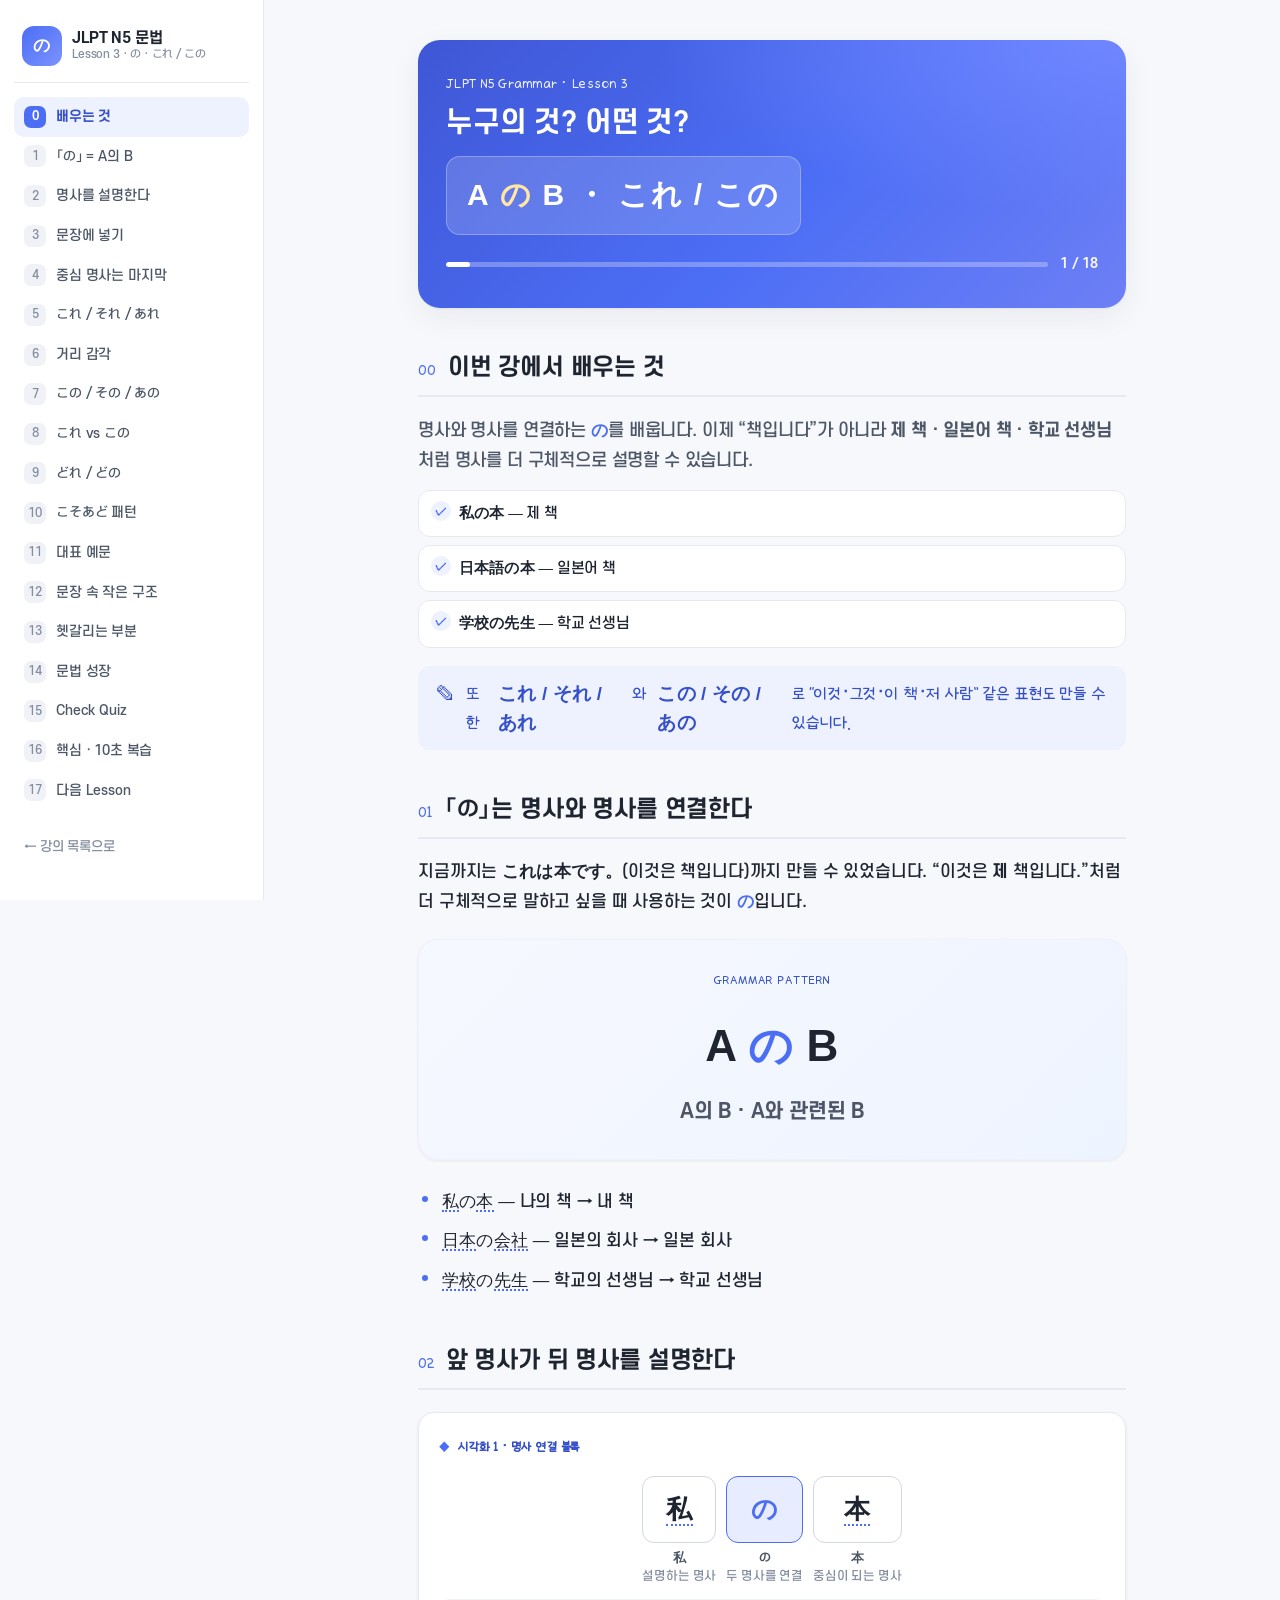
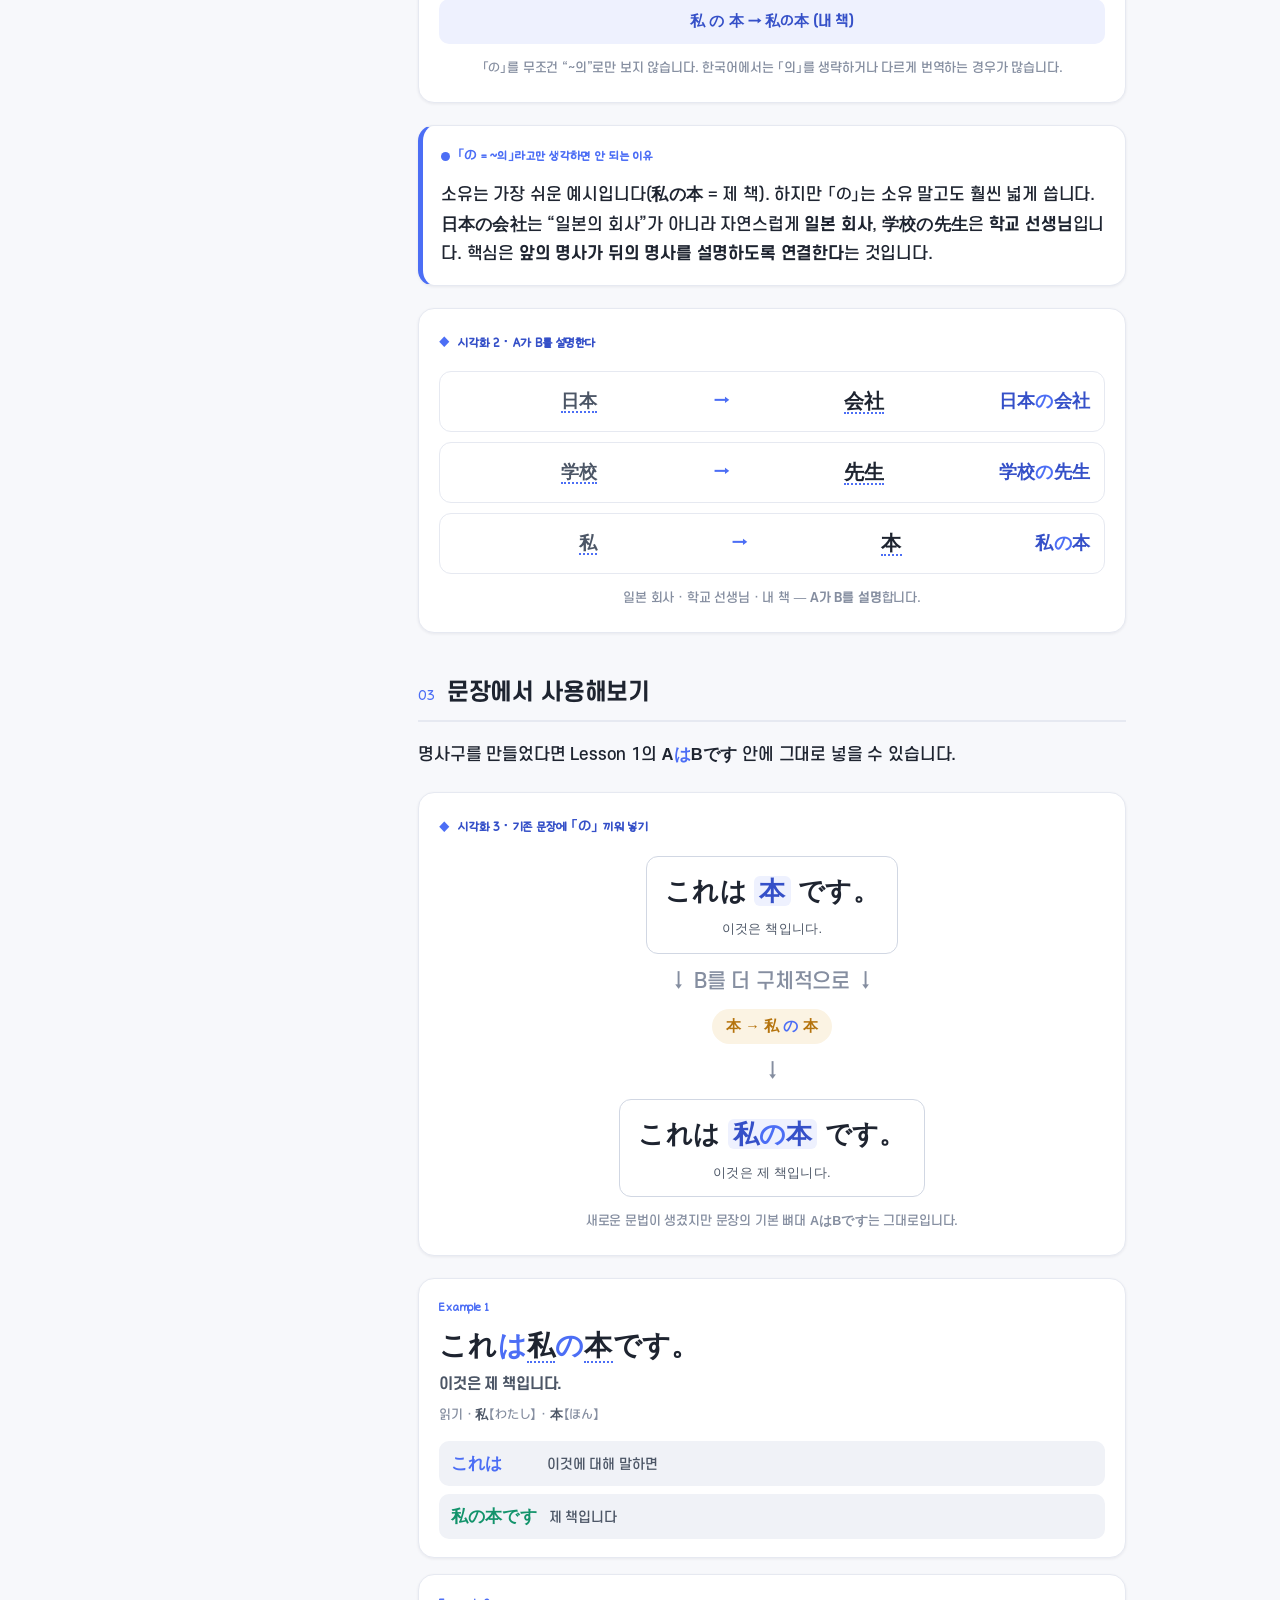
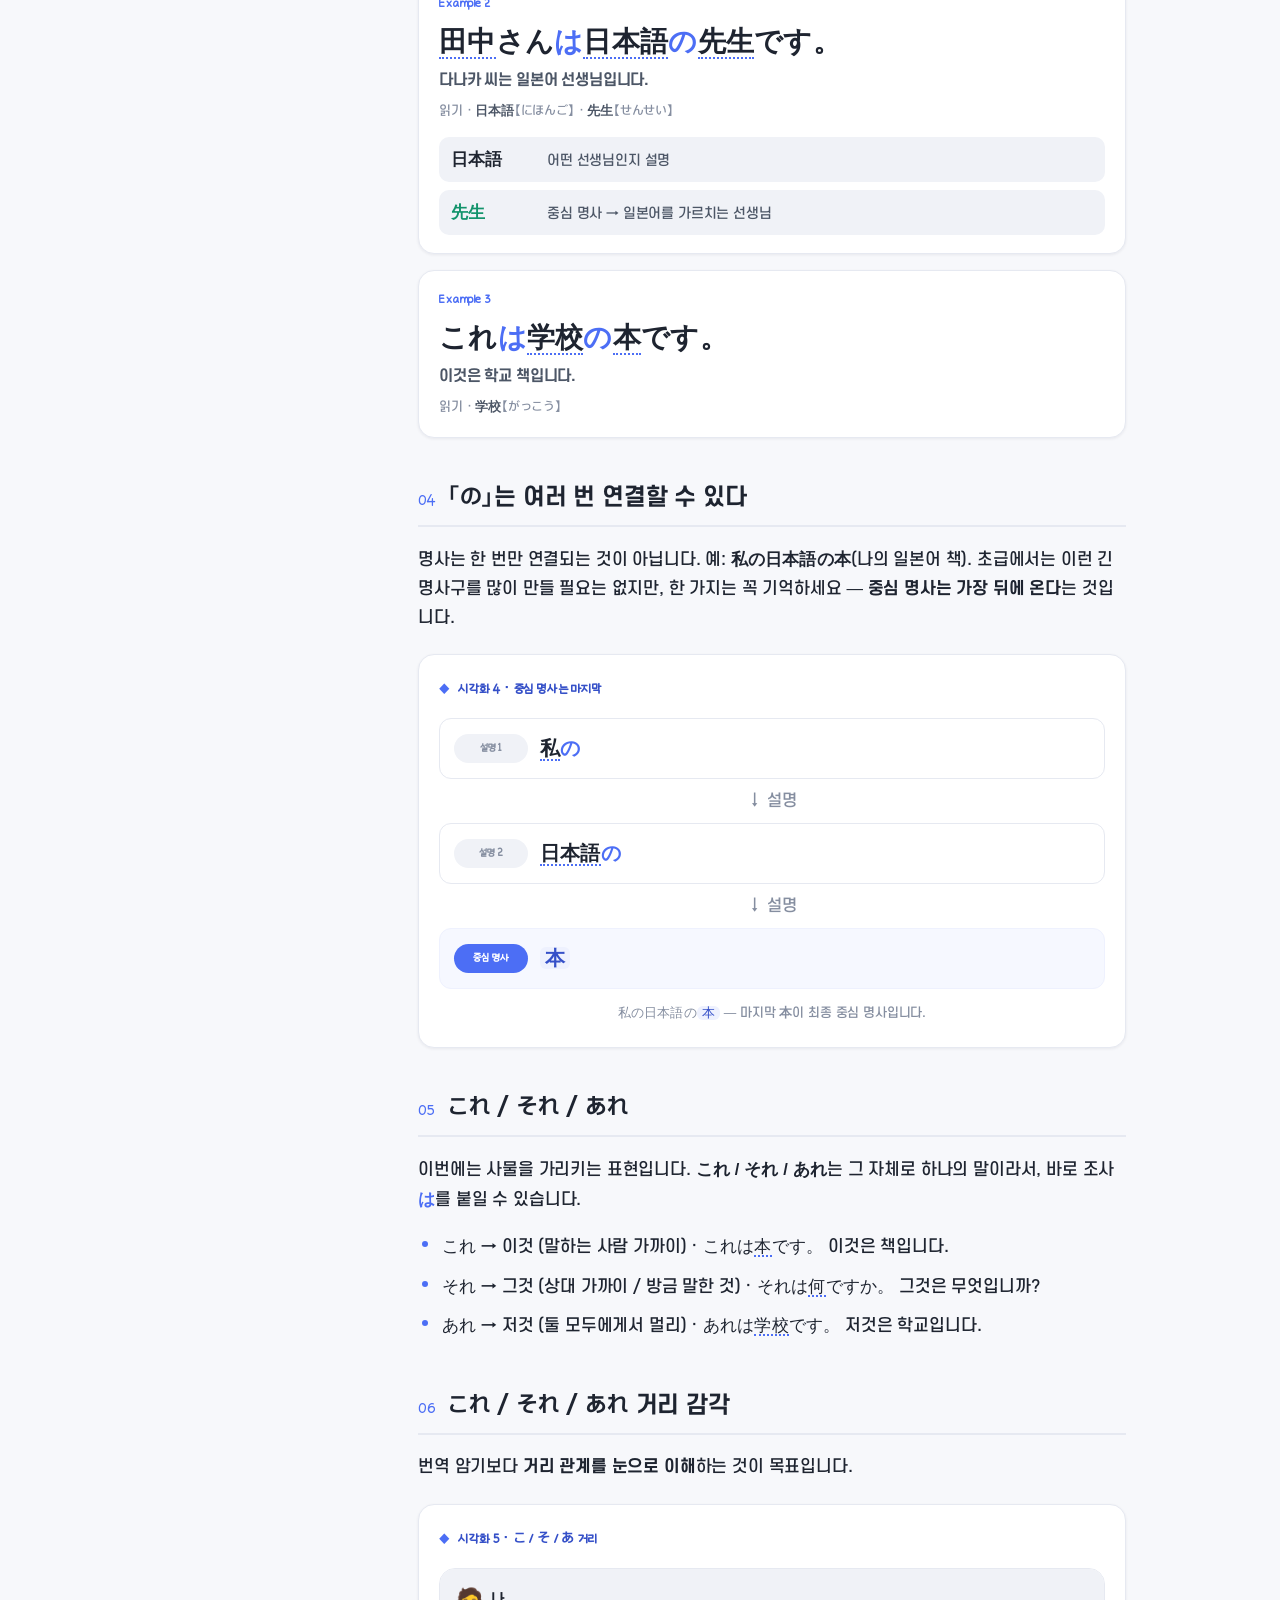
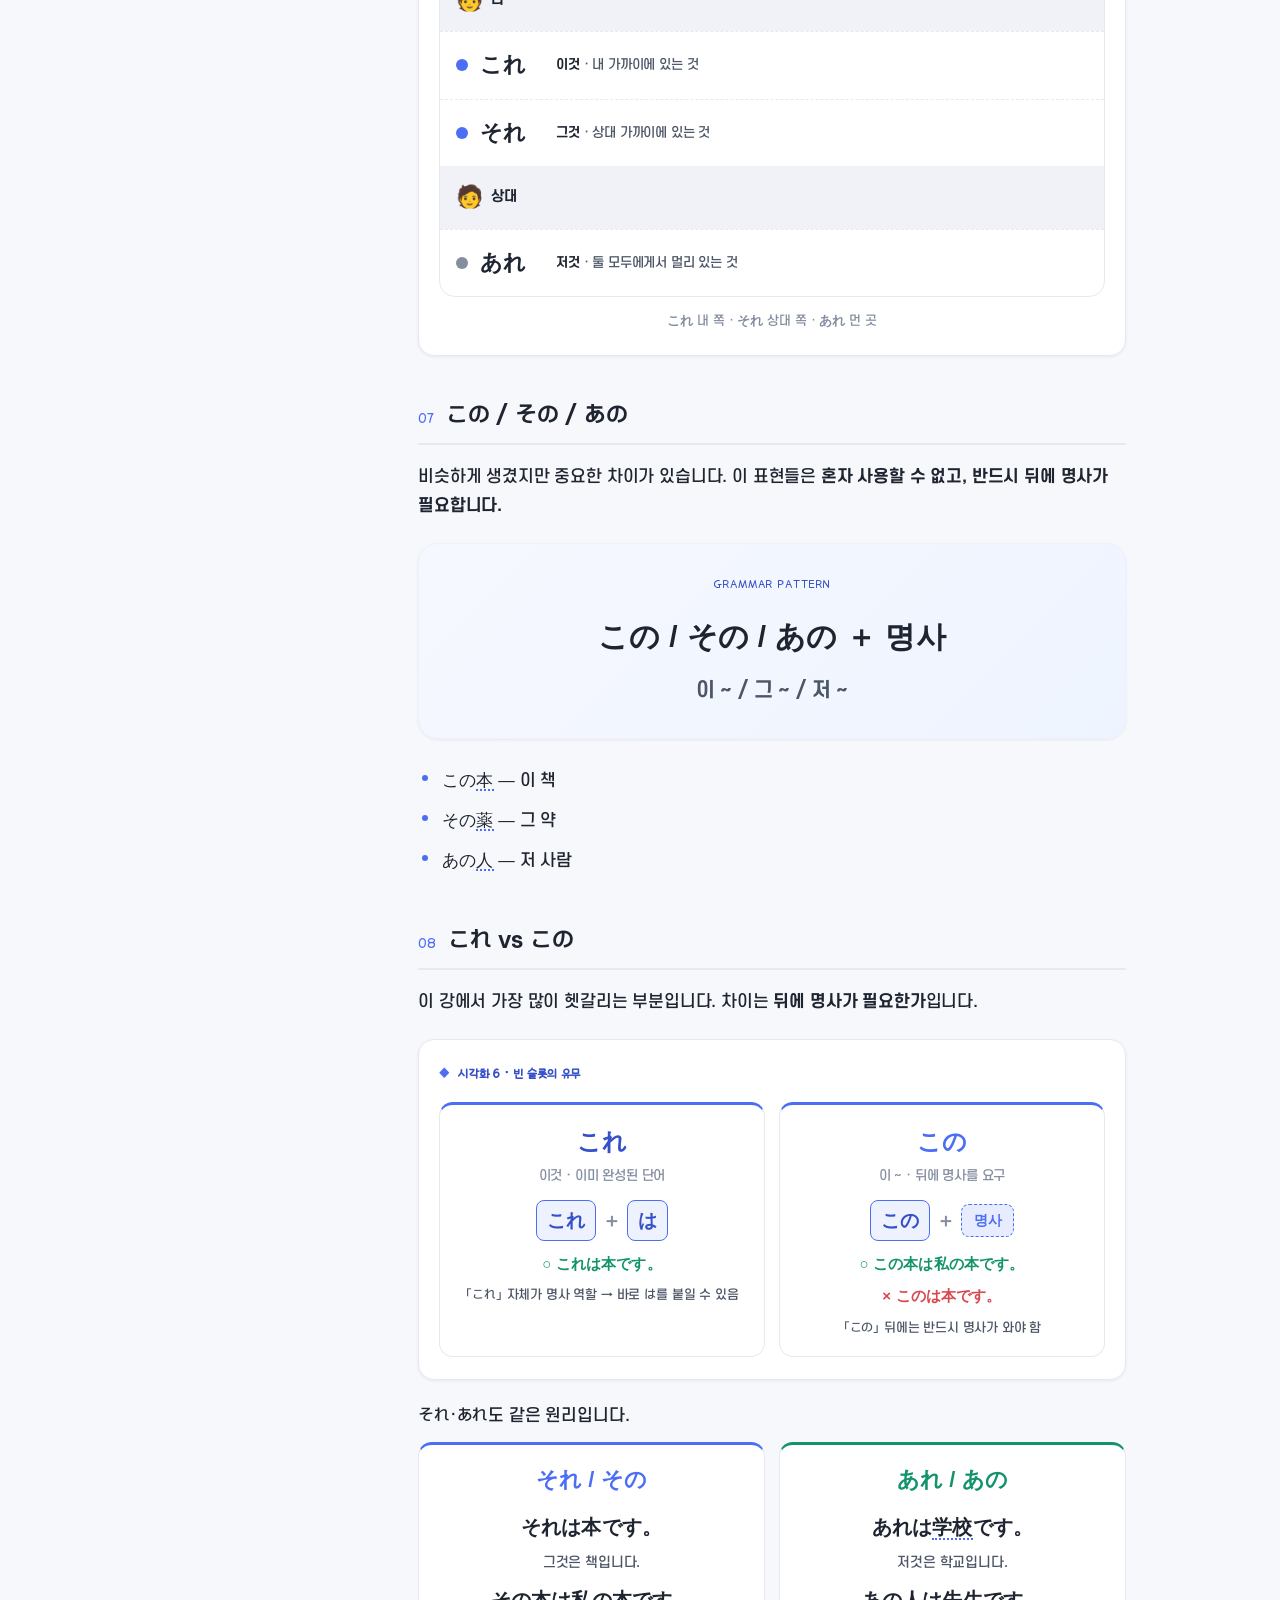
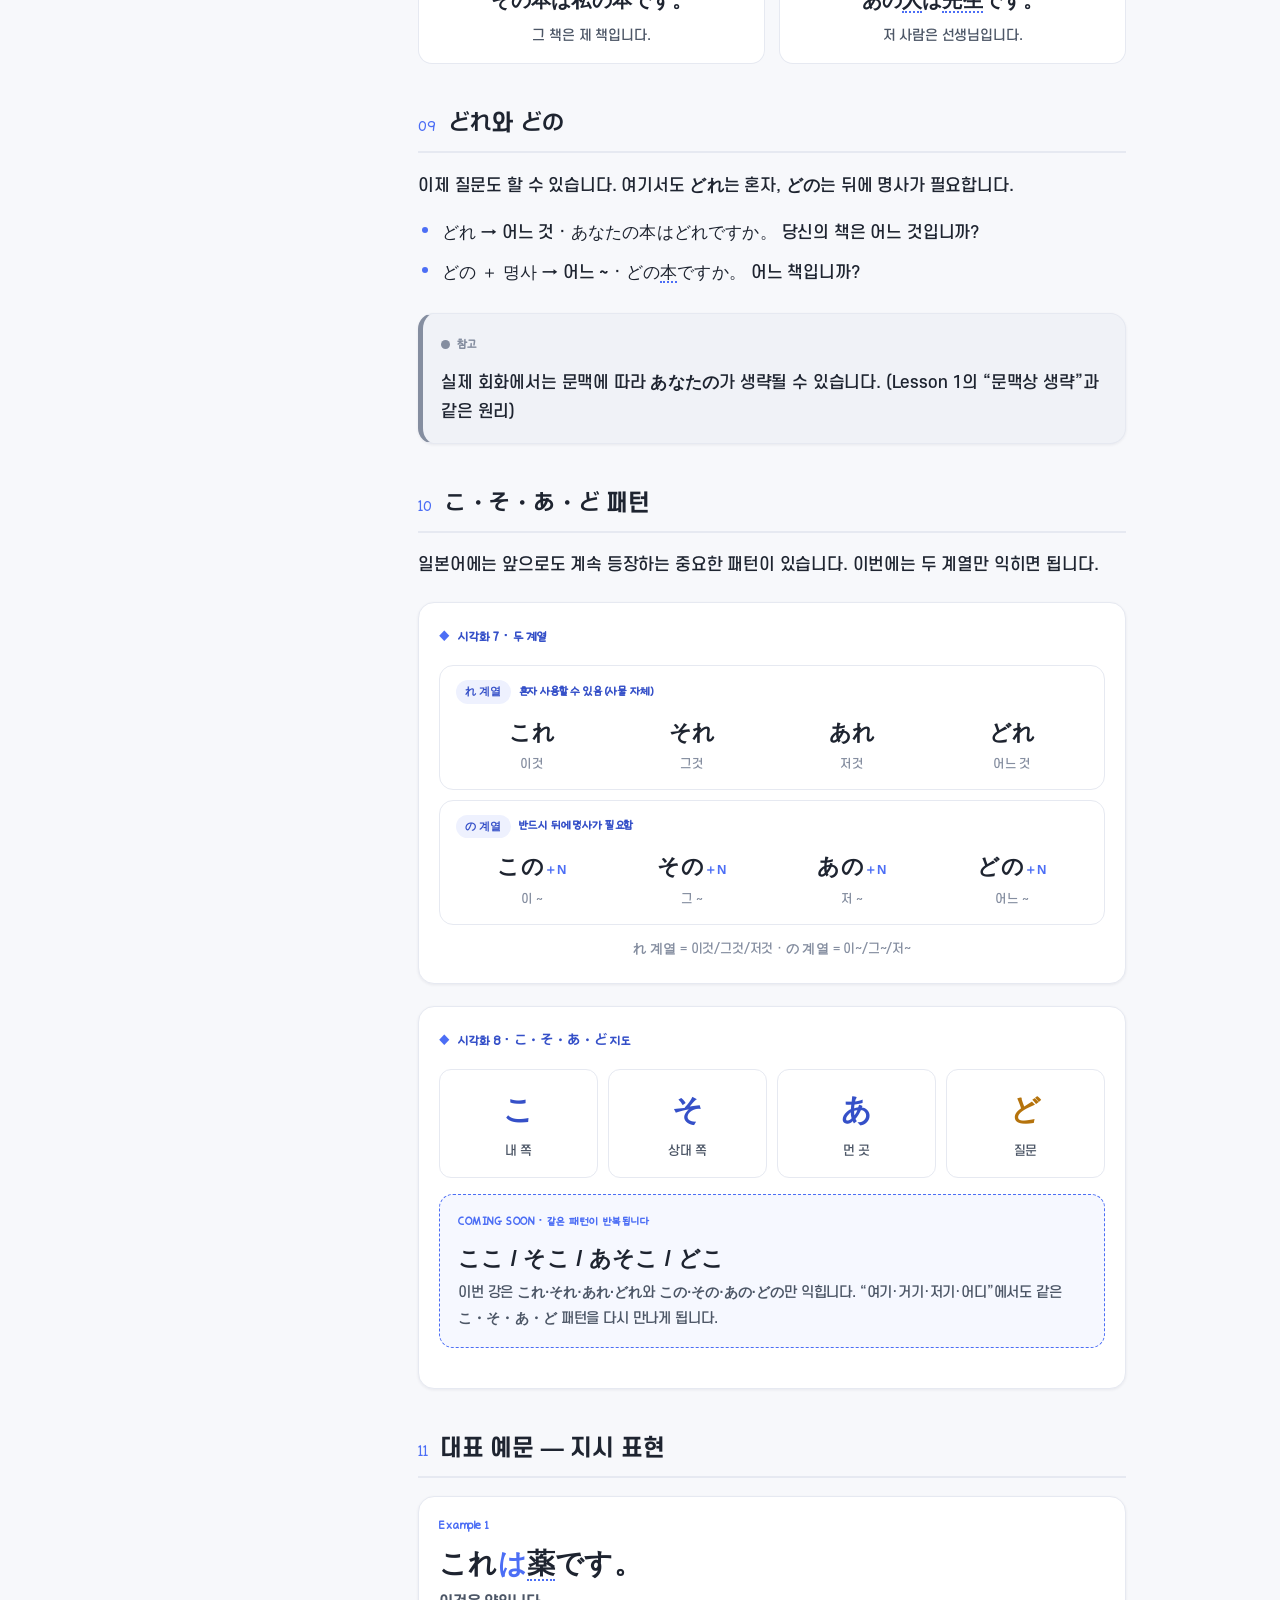
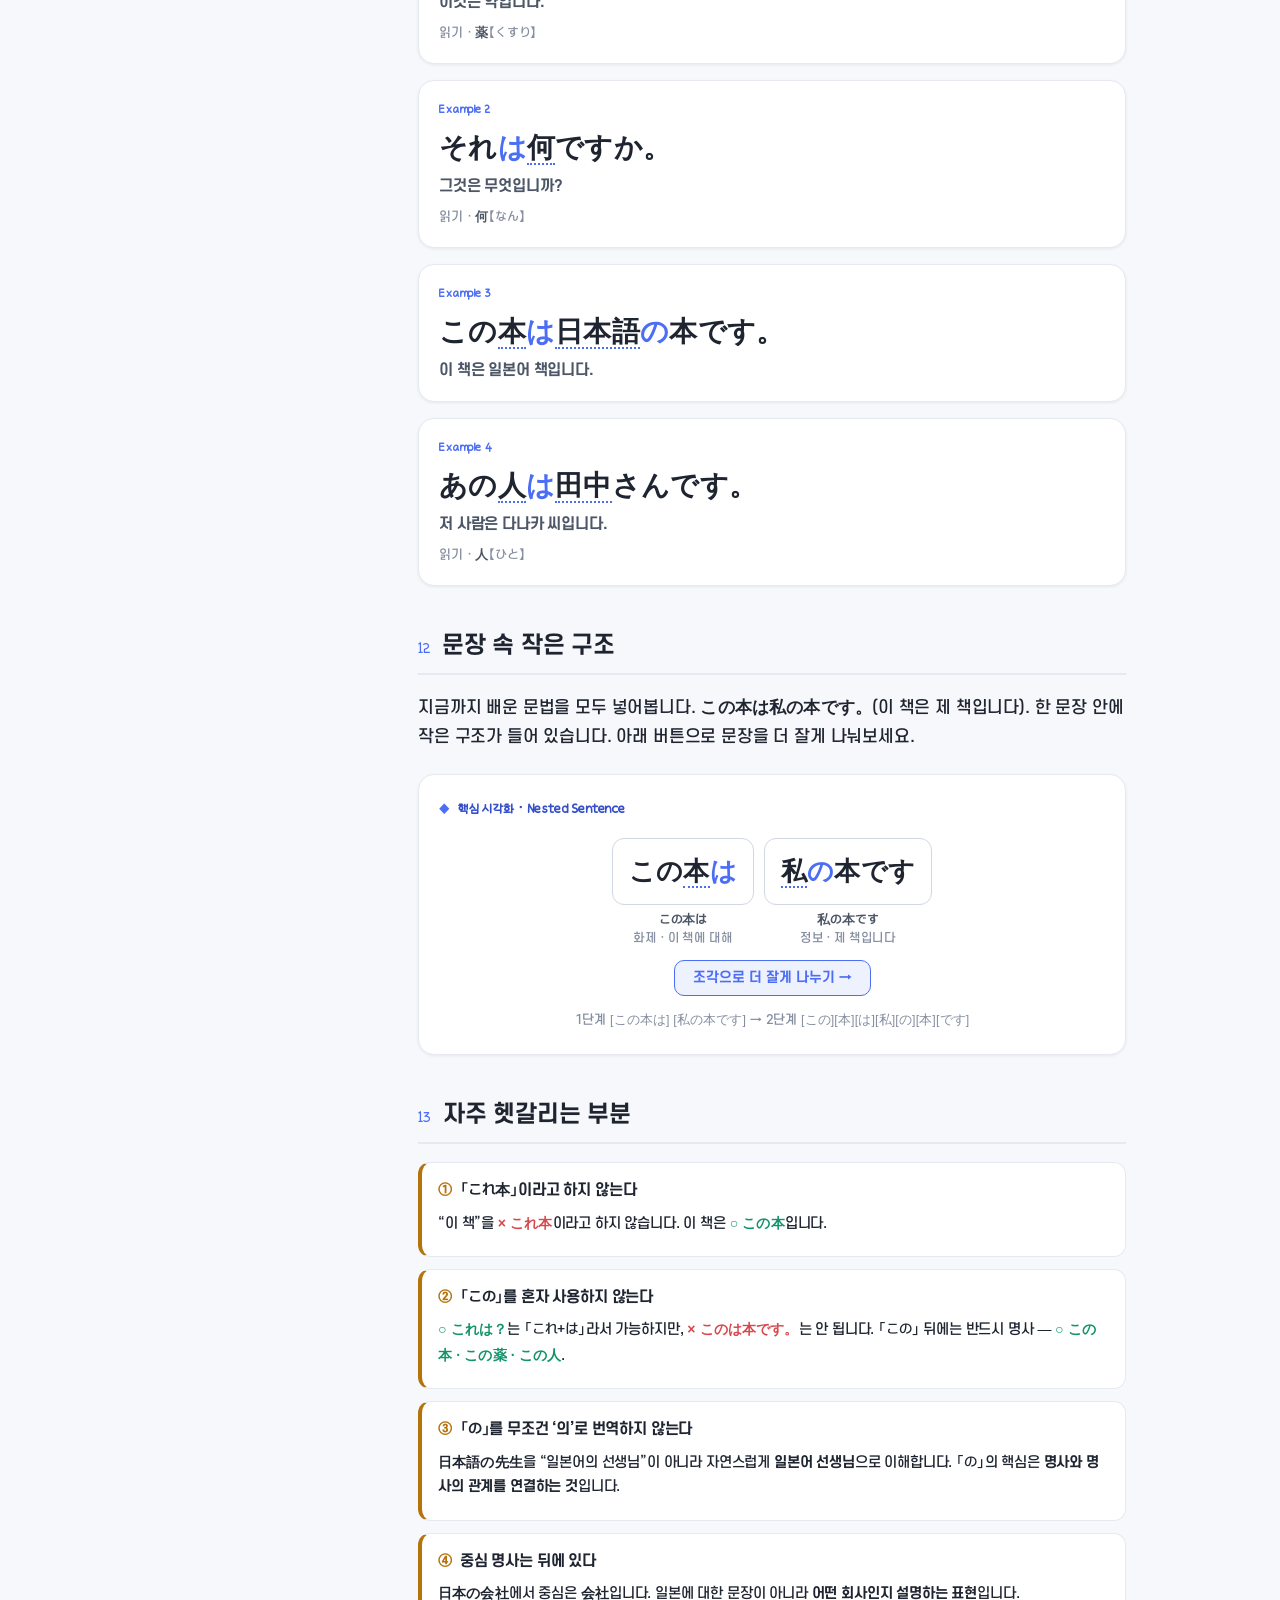
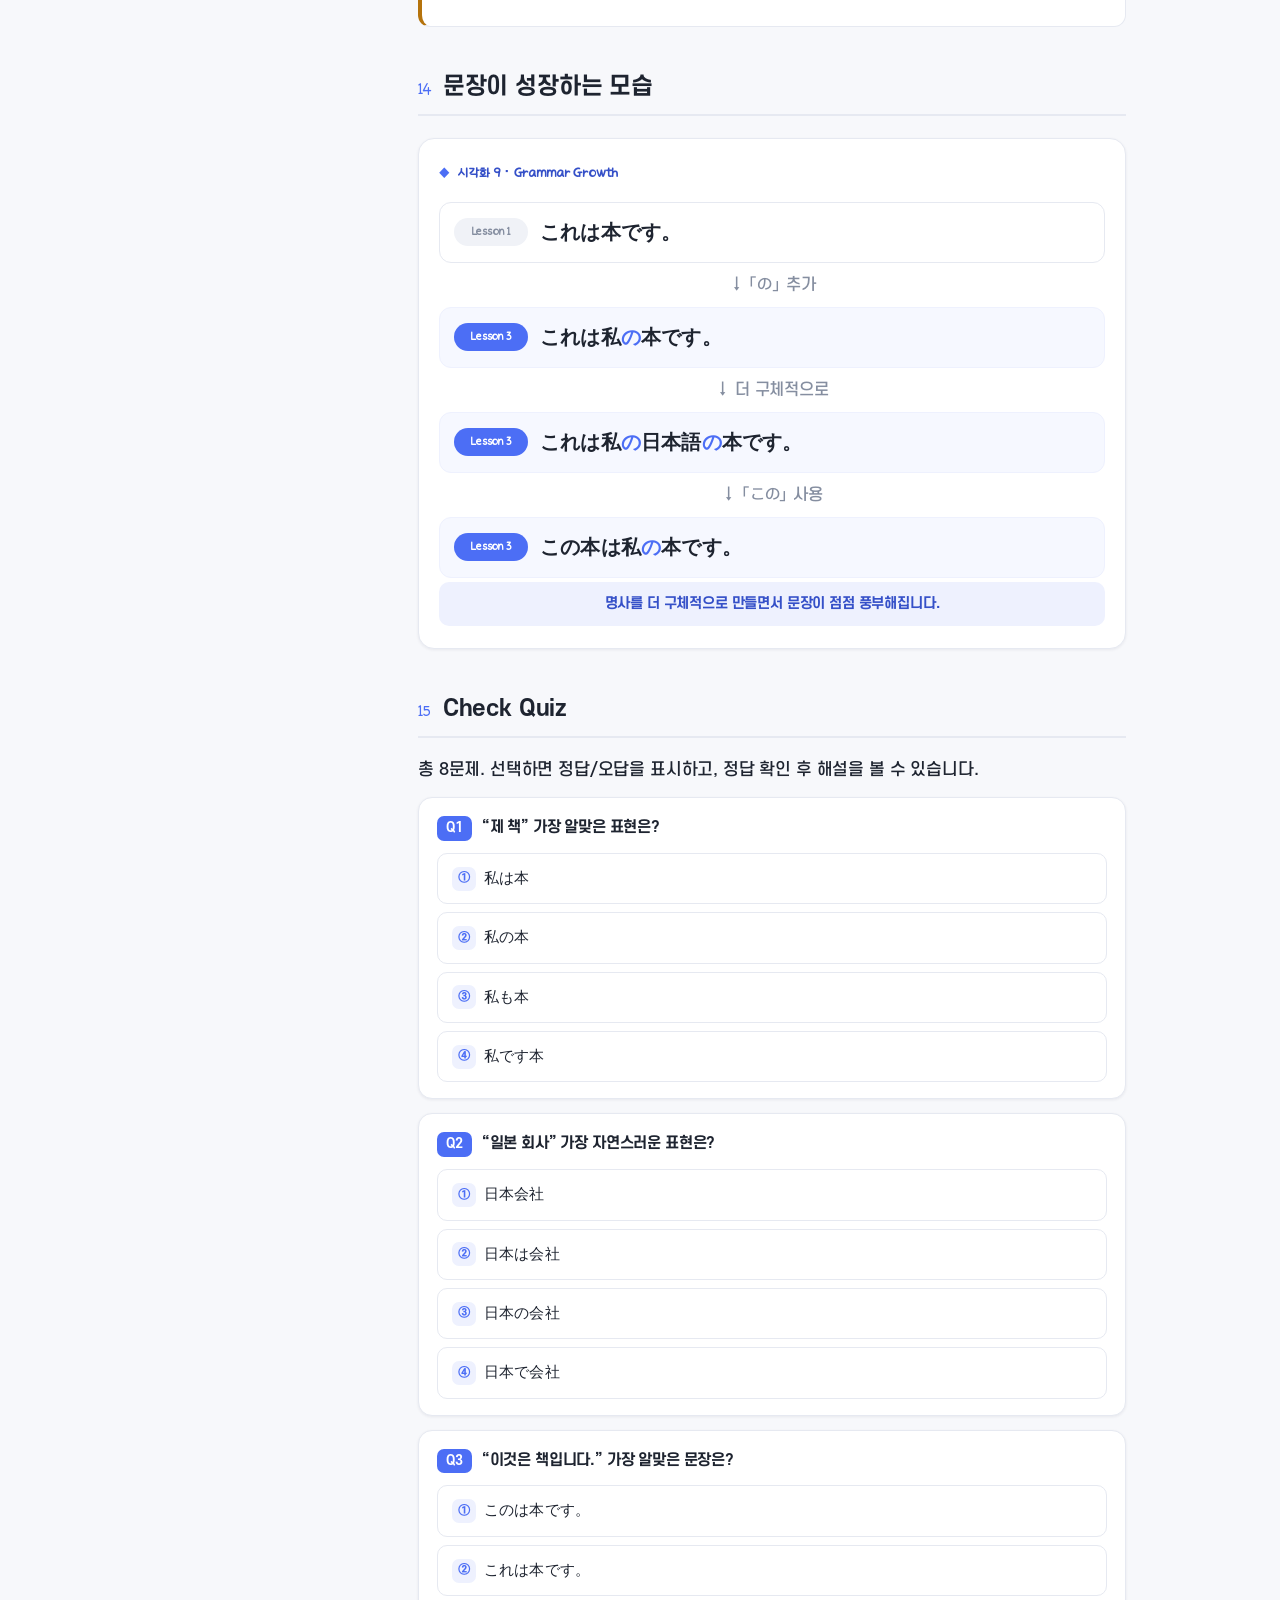
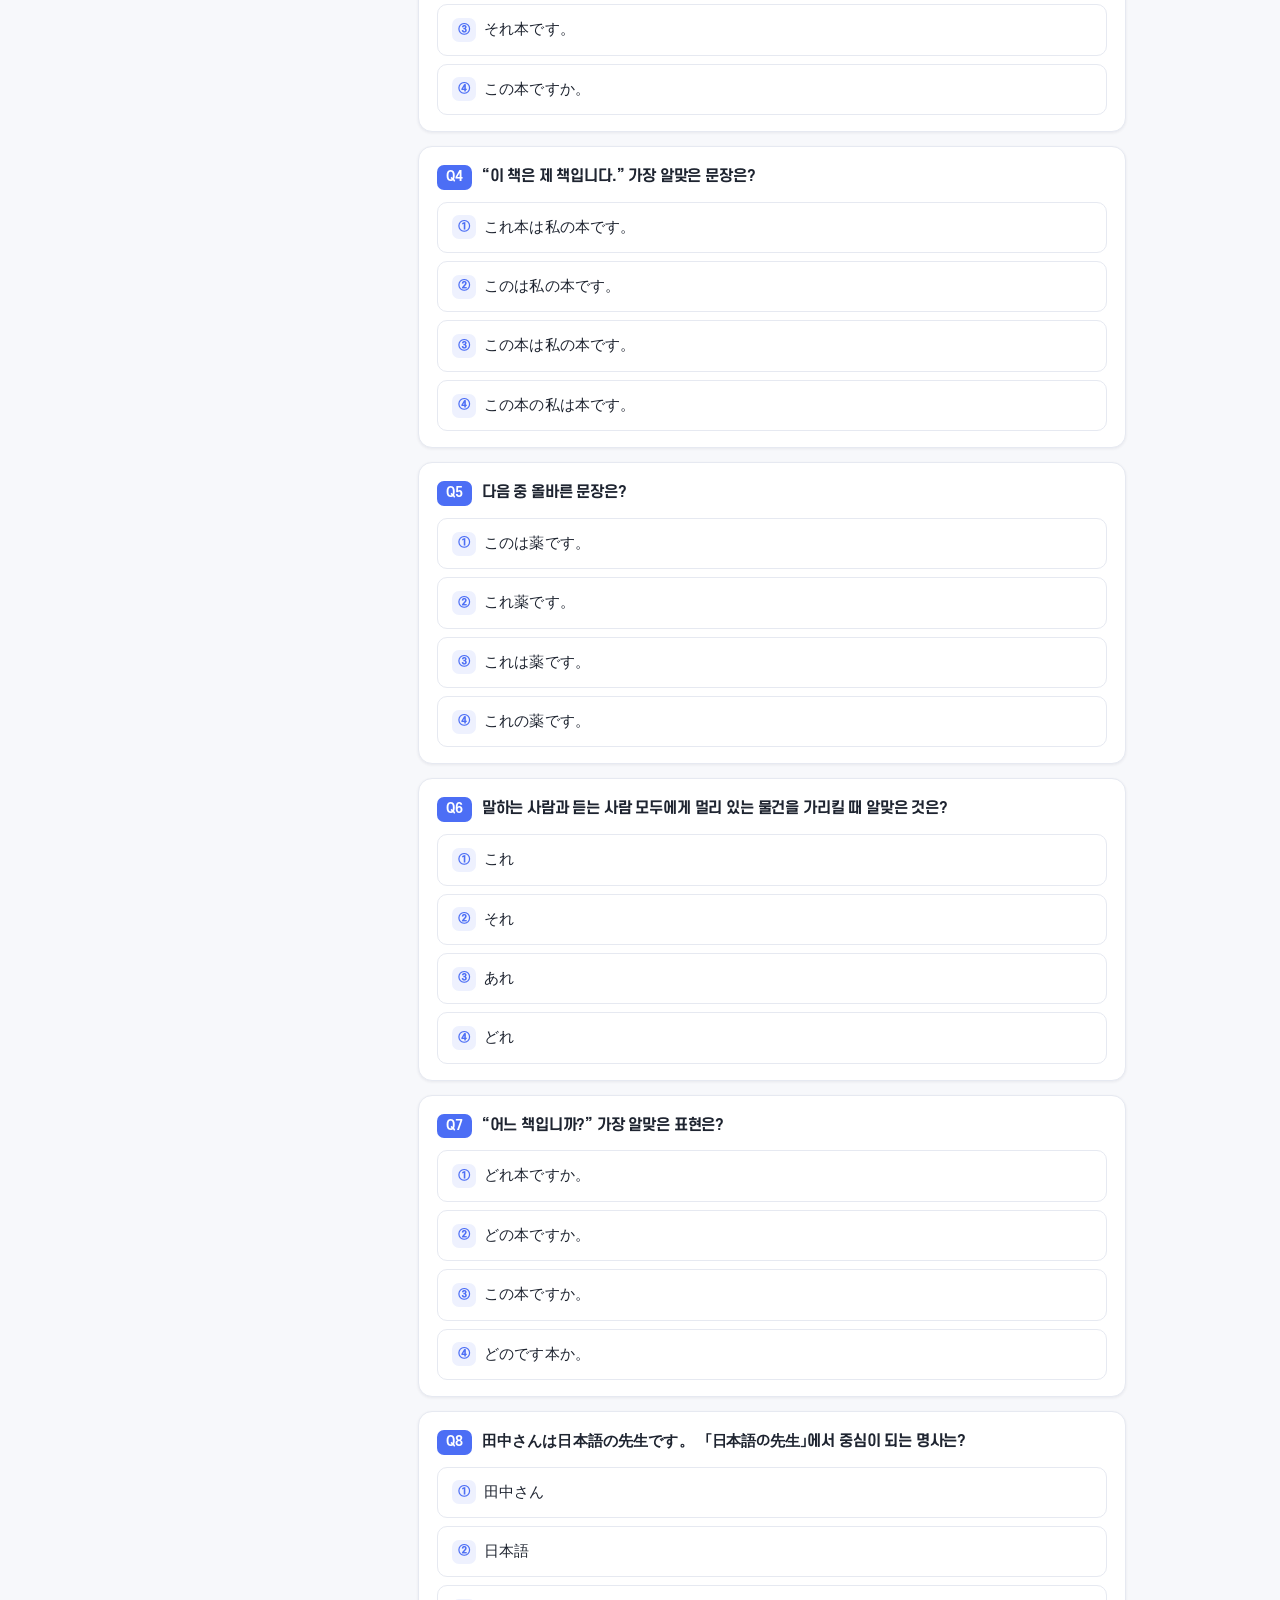
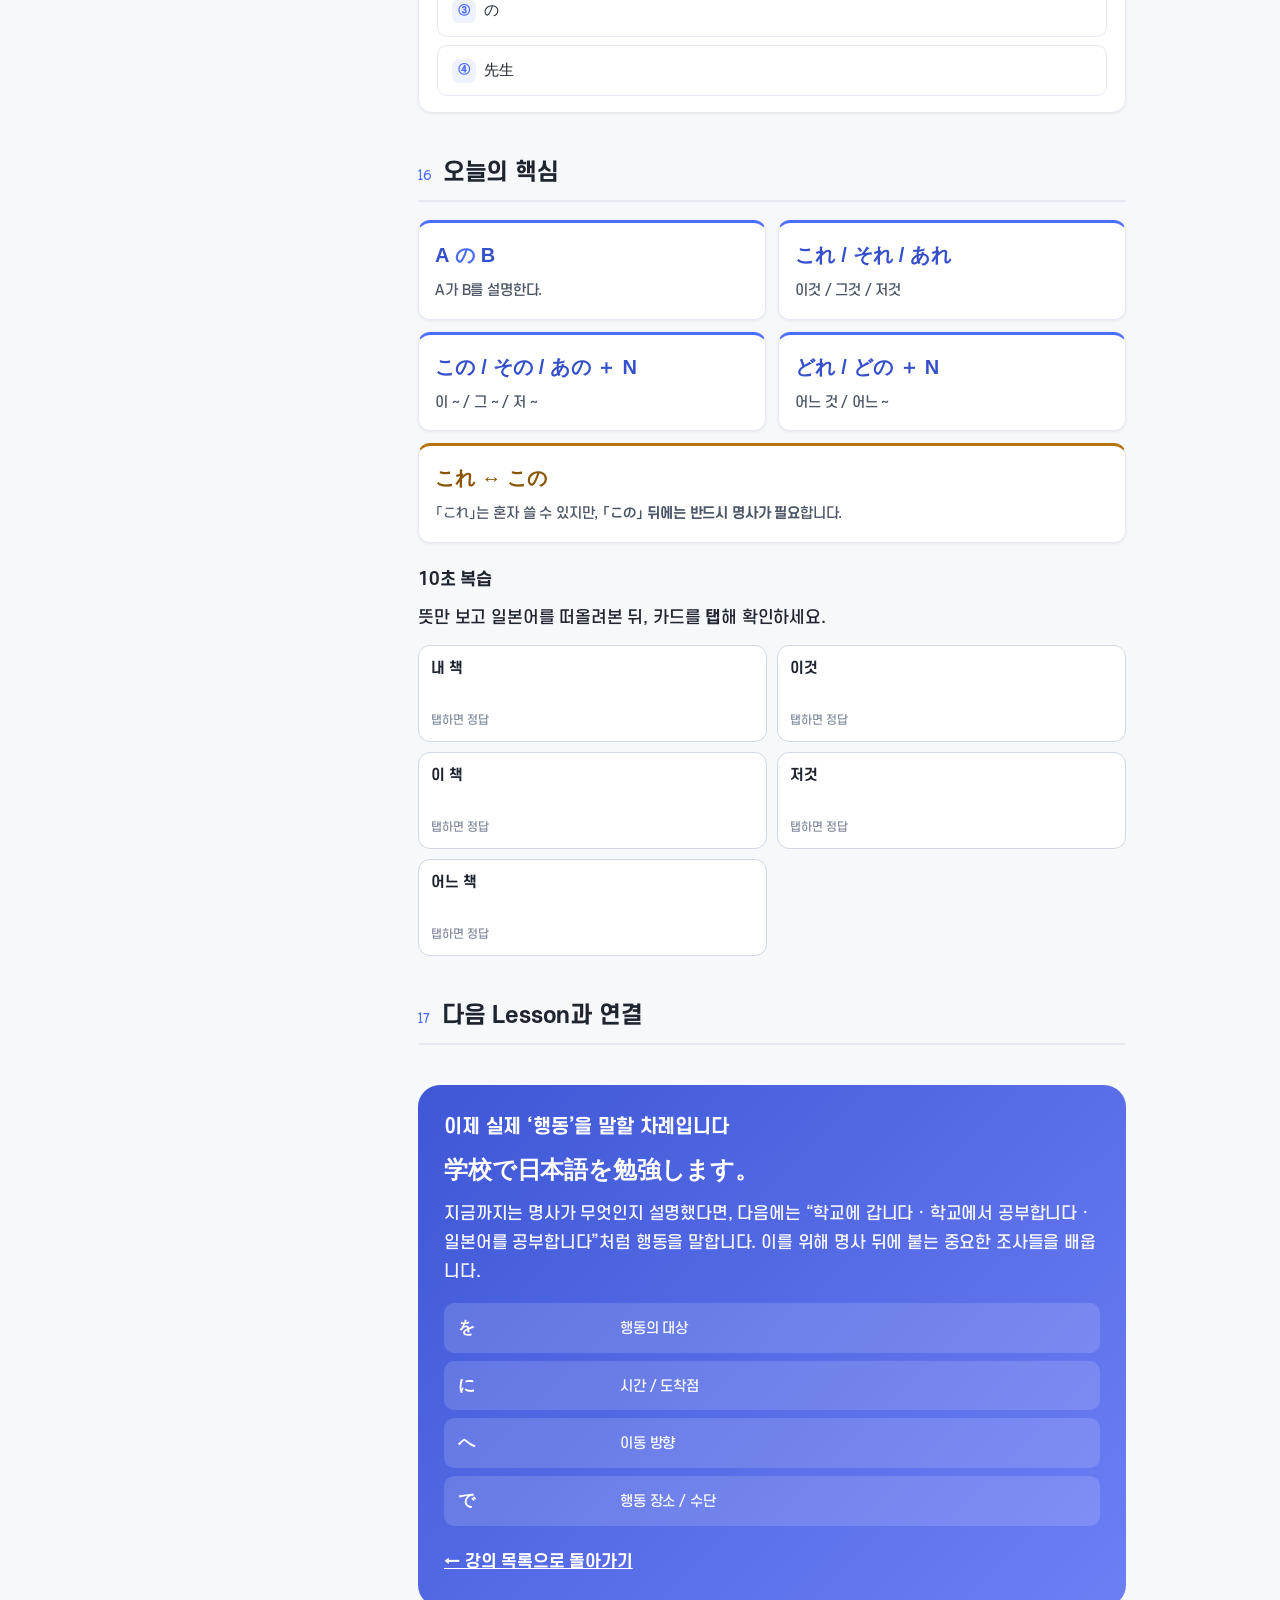
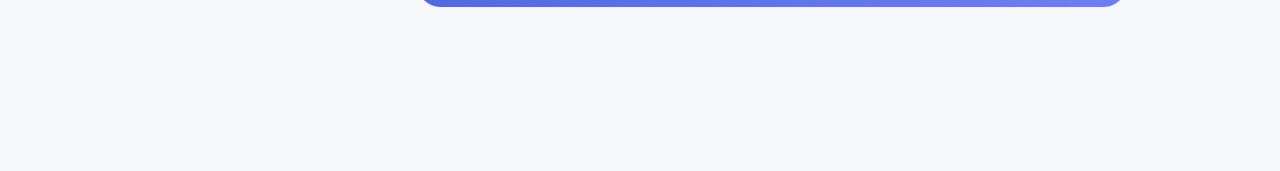
<file: lessons/n5/03.html>
<!DOCTYPE html>
<html lang="ko">
<head>
  <meta charset="UTF-8" />
  <meta name="viewport" content="width=device-width, initial-scale=1.0" />
  <title>Lesson 3 · 누구의 것? 어떤 것? 「の · これそれあれ · このそのあの」 — JLPT N5 문법</title>
  <meta name="description" content="명사를 연결하는 の, 사물을 가리키는 これ/それ/あれ, 명사를 꾸미는 この/その/あの와 どれ·どの, 그리고 こそあど 패턴을 배우는 N5 문법 강의" />
  <link rel="stylesheet" href="../../assets/css/styles.css" />
</head>
<body>
  <!-- 모바일 상단바 -->
  <div class="topbar">
    <button class="hamburger" aria-label="목차 열기" aria-expanded="false"><span></span></button>
    <div class="topbar__title">Lesson 3 · の · これ / この</div>
    <span class="topbar__prog" data-prog-txt>1 / 18</span>
  </div>
  <div class="scrim" aria-hidden="true"></div>

  <div class="app">
    <!-- 사이드바 -->
    <aside class="sidebar" aria-label="강의 목차">
      <div class="sidebar__brand">
        <div class="sidebar__logo jp">の</div>
        <div class="sidebar__title">JLPT N5 문법
          <small>Lesson 3 · の · これ / この</small>
        </div>
      </div>
      <nav>
        <ul class="toc">
          <li><a href="#intro"><span class="num">0</span> 배우는 것</a></li>
          <li><a href="#no-basic"><span class="num">1</span> 「の」 = A의 B</a></li>
          <li><a href="#no-connect"><span class="num">2</span> 명사를 설명한다</a></li>
          <li><a href="#no-sentence"><span class="num">3</span> 문장에 넣기</a></li>
          <li><a href="#no-head"><span class="num">4</span> 중심 명사는 마지막</a></li>
          <li><a href="#kore"><span class="num">5</span> これ / それ / あれ</a></li>
          <li><a href="#distance"><span class="num">6</span> 거리 감각</a></li>
          <li><a href="#kono"><span class="num">7</span> この / その / あの</a></li>
          <li><a href="#kore-kono"><span class="num">8</span> これ vs この</a></li>
          <li><a href="#doredono"><span class="num">9</span> どれ / どの</a></li>
          <li><a href="#family"><span class="num">10</span> こそあど 패턴</a></li>
          <li><a href="#examples"><span class="num">11</span> 대표 예문</a></li>
          <li><a href="#nested"><span class="num">12</span> 문장 속 작은 구조</a></li>
          <li><a href="#mistakes"><span class="num">13</span> 헷갈리는 부분</a></li>
          <li><a href="#growth"><span class="num">14</span> 문법 성장</a></li>
          <li><a href="#quiz"><span class="num">15</span> Check Quiz</a></li>
          <li><a href="#summary"><span class="num">16</span> 핵심 · 10초 복습</a></li>
          <li><a href="#next"><span class="num">17</span> 다음 Lesson</a></li>
        </ul>
      </nav>
      <a class="sidebar__back" href="../../index.html">← 강의 목록으로</a>
    </aside>

    <!-- 본문 -->
    <div class="content">
      <div class="wrap">

        <header class="lesson-hero">
          <div class="kicker">JLPT N5 Grammar · Lesson 3</div>
          <h1>누구의 것? 어떤 것?</h1>
          <div class="lesson-hero__pattern jp">A <span class="pt">の</span> B ・ これ / この</div>
          <div class="progress">
            <div class="progress__bar"><div class="progress__fill"></div></div>
            <span class="progress__txt" data-prog-txt>1 / 18</span>
          </div>
        </header>

        <!-- ============ 0 · 배우는 것 ============ -->
        <section id="intro" class="section">
          <h2><span class="sec-no">00</span> 이번 강에서 배우는 것</h2>
          <p class="lead">명사와 명사를 연결하는 <b class="jp pt">の</b>를 배웁니다. 이제 “책입니다”가 아니라
            <b>제 책 · 일본어 책 · 학교 선생님</b>처럼 명사를 더 구체적으로 설명할 수 있습니다.</p>
          <ul class="goals">
            <li><span class="jp">私の本</span> — 제 책</li>
            <li><span class="jp">日本語の本</span> — 일본어 책</li>
            <li><span class="jp">学校の先生</span> — 학교 선생님</li>
          </ul>
          <div class="oneline">또한 <b class="jp">これ / それ / あれ</b>와 <b class="jp">この / その / あの</b>로
            “이것·그것·이 책·저 사람” 같은 표현도 만들 수 있습니다.</div>
        </section>

        <!-- ============ 1 · の = A의 B ============ -->
        <section id="no-basic" class="section">
          <h2><span class="sec-no">01</span> 「の」는 명사와 명사를 연결한다</h2>
          <p>지금까지는 <b class="jp">これは本です。</b>(이것은 책입니다)까지 만들 수 있었습니다.
            “이것은 <b>제</b> 책입니다.”처럼 더 구체적으로 말하고 싶을 때 사용하는 것이 <b class="jp pt">の</b>입니다.</p>

          <div class="gpat">
            <div class="gpat__label">Grammar Pattern</div>
            <div class="gpat__row"><span class="jp" style="font-size:clamp(26px,8vw,44px);font-weight:700;">A <span class="pt">の</span> B</span></div>
            <div class="gpat__mean">A의 B · A와 관련된 B</div>
          </div>

          <ul class="clean">
            <li><span class="jp"><span class="furi" data-yomi="わたし">私</span>の<span class="furi" data-yomi="ほん">本</span></span> — 나의 책 → 내 책</li>
            <li><span class="jp"><span class="furi" data-yomi="にほん">日本</span>の<span class="furi" data-yomi="かいしゃ">会社</span></span> — 일본의 회사 → 일본 회사</li>
            <li><span class="jp"><span class="furi" data-yomi="がっこう">学校</span>の<span class="furi" data-yomi="せんせい">先生</span></span> — 학교의 선생님 → 학교 선생님</li>
          </ul>
        </section>

        <!-- ============ 2 · 명사를 설명한다 ============ -->
        <section id="no-connect" class="section">
          <h2><span class="sec-no">02</span> 앞 명사가 뒤 명사를 설명한다</h2>

          <!-- 시각화 1 · 명사 연결 블록 (Priority 1) -->
          <div class="figure">
            <div class="figure__title">시각화 1 · 명사 연결 블록</div>
            <div class="chunks">
              <div class="chunk">
                <div class="chunk__box jp"><span class="furi" data-yomi="わたし">私</span></div>
                <div class="chunk__cap"><b>私</b>설명하는 명사</div>
              </div>
              <div class="chunk">
                <div class="chunk__box is-no jp">の</div>
                <div class="chunk__cap"><b>の</b>두 명사를 연결</div>
              </div>
              <div class="chunk">
                <div class="chunk__box jp"><span class="furi" data-yomi="ほん">本</span></div>
                <div class="chunk__cap"><b>本</b>중심이 되는 명사</div>
              </div>
            </div>
            <div class="chunk-flow"><span class="jp">私 の 本</span> → 私の本 (내 책)</div>
            <div class="figure__cap">「の」를 무조건 “~의”로만 보지 않습니다. 한국어에서는 「의」를 생략하거나 다르게 번역하는 경우가 많습니다.</div>
          </div>

          <div class="card card--key">
            <div class="card__label"><span class="dot"></span>「の = ~의」라고만 생각하면 안 되는 이유</div>
            <p>소유는 가장 쉬운 예시입니다(<b class="jp">私の本</b> = 제 책). 하지만 「の」는 소유 말고도 훨씬 넓게 씁니다.
              <b class="jp">日本の会社</b>는 “일본의 회사”가 아니라 자연스럽게 <b>일본 회사</b>,
              <b class="jp">学校の先生</b>은 <b>학교 선생님</b>입니다. 핵심은
              <b>앞의 명사가 뒤의 명사를 설명하도록 연결한다</b>는 것입니다.</p>
          </div>

          <!-- 시각화 2 · 앞 명사가 뒤 명사를 설명 -->
          <div class="figure">
            <div class="figure__title">시각화 2 · A가 B를 설명한다</div>
            <div class="explain">
              <div class="explain__row">
                <div class="explain__a jp"><span class="furi" data-yomi="にほん">日本</span></div>
                <div class="explain__arrow">→</div>
                <div class="explain__b jp"><span class="furi" data-yomi="かいしゃ">会社</span></div>
                <div class="explain__eq jp">日本<span class="no">の</span>会社</div>
              </div>
              <div class="explain__row">
                <div class="explain__a jp"><span class="furi" data-yomi="がっこう">学校</span></div>
                <div class="explain__arrow">→</div>
                <div class="explain__b jp"><span class="furi" data-yomi="せんせい">先生</span></div>
                <div class="explain__eq jp">学校<span class="no">の</span>先生</div>
              </div>
              <div class="explain__row">
                <div class="explain__a jp"><span class="furi" data-yomi="わたし">私</span></div>
                <div class="explain__arrow">→</div>
                <div class="explain__b jp"><span class="furi" data-yomi="ほん">本</span></div>
                <div class="explain__eq jp">私<span class="no">の</span>本</div>
              </div>
            </div>
            <div class="figure__cap">일본 회사 · 학교 선생님 · 내 책 — <b>A가 B를 설명</b>합니다.</div>
          </div>
        </section>

        <!-- ============ 3 · 문장에 넣기 ============ -->
        <section id="no-sentence" class="section">
          <h2><span class="sec-no">03</span> 문장에서 사용해보기</h2>
          <p>명사구를 만들었다면 Lesson 1의 <b class="jp">A<span class="pt">は</span>Bです</b> 안에 그대로 넣을 수 있습니다.</p>

          <!-- 시각화 3 · 기존 문장에 の 끼워넣기 -->
          <div class="figure">
            <div class="figure__title">시각화 3 · 기존 문장에 「の」 끼워 넣기</div>
            <div class="transform">
              <div class="transform__jp jp">これは <span class="head-noun">本</span> です。<span class="ko">이것은 책입니다.</span></div>
              <div class="transform__arrow">↓ B를 더 구체적으로 ↓</div>
              <div class="transform__op jp">本 → 私 <span class="no">の</span> 本</div>
              <div class="transform__arrow">↓</div>
              <div class="transform__jp jp">これは <span class="head-noun">私<span class="no">の</span>本</span> です。<span class="ko">이것은 제 책입니다.</span></div>
            </div>
            <div class="figure__cap">새로운 문법이 생겼지만 문장의 기본 뼈대 <b class="jp">AはBです</b>는 그대로입니다.</div>
          </div>

          <div class="ex">
            <div class="ex__no">Example 1</div>
            <div class="ex__jp jp">これ<span class="pt">は</span><span class="furi" data-yomi="わたし">私</span><span class="no">の</span><span class="furi" data-yomi="ほん">本</span>です。</div>
            <div class="ex__ko">이것은 제 책입니다.</div>
            <div class="ex__reading">읽기 · <b>私</b>【わたし】 · <b>本</b>【ほん】</div>
            <div class="ex__struct">
              <div class="ex__row is-topic"><span class="k jp">これは</span><span class="v">이것에 대해 말하면</span></div>
              <div class="ex__row is-info"><span class="k jp">私の本です</span><span class="v">제 책입니다</span></div>
            </div>
          </div>

          <div class="ex">
            <div class="ex__no">Example 2</div>
            <div class="ex__jp jp"><span class="furi" data-yomi="たなか">田中</span>さん<span class="pt">は</span><span class="furi" data-yomi="にほんご">日本語</span><span class="no">の</span><span class="furi" data-yomi="せんせい">先生</span>です。</div>
            <div class="ex__ko">다나카 씨는 일본어 선생님입니다.</div>
            <div class="ex__reading">읽기 · <b>日本語</b>【にほんご】 · <b>先生</b>【せんせい】</div>
            <div class="ex__struct">
              <div class="ex__row"><span class="k jp">日本語</span><span class="v">어떤 선생님인지 설명</span></div>
              <div class="ex__row is-info"><span class="k jp">先生</span><span class="v">중심 명사 → 일본어를 가르치는 선생님</span></div>
            </div>
          </div>

          <div class="ex">
            <div class="ex__no">Example 3</div>
            <div class="ex__jp jp">これ<span class="pt">は</span><span class="furi" data-yomi="がっこう">学校</span><span class="no">の</span><span class="furi" data-yomi="ほん">本</span>です。</div>
            <div class="ex__ko">이것은 학교 책입니다.</div>
            <div class="ex__reading">읽기 · <b>学校</b>【がっこう】</div>
          </div>
        </section>

        <!-- ============ 4 · 중심 명사는 마지막 ============ -->
        <section id="no-head" class="section">
          <h2><span class="sec-no">04</span> 「の」는 여러 번 연결할 수 있다</h2>
          <p>명사는 한 번만 연결되는 것이 아닙니다. 예: <b class="jp">私の日本語の本</b>(나의 일본어 책).
            초급에서는 이런 긴 명사구를 많이 만들 필요는 없지만, 한 가지는 꼭 기억하세요 —
            <b>중심 명사는 가장 뒤에 온다</b>는 것입니다.</p>

          <!-- 시각화 4 · 중심 명사는 마지막 -->
          <div class="figure">
            <div class="figure__title">시각화 4 · 중심 명사는 마지막</div>
            <div class="growth">
              <div class="growth__item"><span class="growth__badge">설명 1</span><span class="growth__jp jp"><span class="furi" data-yomi="わたし">私</span><span class="no">の</span></span></div>
              <div class="growth__arrow">↓ 설명</div>
              <div class="growth__item"><span class="growth__badge">설명 2</span><span class="growth__jp jp"><span class="furi" data-yomi="にほんご">日本語</span><span class="no">の</span></span></div>
              <div class="growth__arrow">↓ 설명</div>
              <div class="growth__item is-new"><span class="growth__badge">중심 명사</span><span class="growth__jp jp"><span class="head-noun">本</span></span></div>
            </div>
            <div class="figure__cap"><span class="jp">私の日本語の<span class="head-noun">本</span></span> — 마지막 <b class="jp">本</b>이 최종 중심 명사입니다.</div>
          </div>
        </section>

        <!-- ============ 5 · これ / それ / あれ ============ -->
        <section id="kore" class="section">
          <h2><span class="sec-no">05</span> これ / それ / あれ</h2>
          <p>이번에는 사물을 가리키는 표현입니다. <b class="jp">これ / それ / あれ</b>는 그 자체로 하나의 말이라서,
            바로 조사 <b class="jp pt">は</b>를 붙일 수 있습니다.</p>
          <ul class="clean">
            <li><span class="jp">これ</span> → 이것 (말하는 사람 가까이) · <span class="jp">これは<span class="furi" data-yomi="ほん">本</span>です。</span> 이것은 책입니다.</li>
            <li><span class="jp">それ</span> → 그것 (상대 가까이 / 방금 말한 것) · <span class="jp">それは<span class="furi" data-yomi="なん">何</span>ですか。</span> 그것은 무엇입니까?</li>
            <li><span class="jp">あれ</span> → 저것 (둘 모두에게서 멀리) · <span class="jp">あれは<span class="furi" data-yomi="がっこう">学校</span>です。</span> 저것은 학교입니다.</li>
          </ul>
        </section>

        <!-- ============ 6 · 거리 감각 ============ -->
        <section id="distance" class="section">
          <h2><span class="sec-no">06</span> これ / それ / あれ 거리 감각</h2>
          <p>번역 암기보다 <b>거리 관계를 눈으로 이해</b>하는 것이 목표입니다.</p>

          <!-- 시각화 5 · 거리 (Priority 2) -->
          <div class="figure">
            <div class="figure__title">시각화 5 · こ / そ / あ 거리</div>
            <div class="dist">
              <div class="dist__person"><span class="ico">🧑</span> 나</div>
              <div class="dist__item"><span class="dist__dot"></span><span class="dist__w jp">これ</span><span class="dist__meta"><b>이것</b> · 내 가까이에 있는 것</span></div>
              <div class="dist__item"><span class="dist__dot"></span><span class="dist__w jp">それ</span><span class="dist__meta"><b>그것</b> · 상대 가까이에 있는 것</span></div>
              <div class="dist__person"><span class="ico">🧑</span> 상대</div>
              <div class="dist__item far"><span class="dist__dot"></span><span class="dist__w jp">あれ</span><span class="dist__meta"><b>저것</b> · 둘 모두에게서 멀리 있는 것</span></div>
            </div>
            <div class="figure__cap"><b class="jp">これ</b> 내 쪽 · <b class="jp">それ</b> 상대 쪽 · <b class="jp">あれ</b> 먼 곳</div>
          </div>
        </section>

        <!-- ============ 7 · この / その / あの ============ -->
        <section id="kono" class="section">
          <h2><span class="sec-no">07</span> この / その / あの</h2>
          <p>비슷하게 생겼지만 중요한 차이가 있습니다. 이 표현들은 <b>혼자 사용할 수 없고, 반드시 뒤에 명사가 필요합니다.</b></p>
          <div class="gpat">
            <div class="gpat__label">Grammar Pattern</div>
            <div class="gpat__row"><span class="jp" style="font-size:clamp(20px,5.5vw,30px);font-weight:700;">この / その / あの ＋ 명사</span></div>
            <div class="gpat__mean">이 ~ / 그 ~ / 저 ~</div>
          </div>
          <ul class="clean">
            <li><span class="jp">この<span class="furi" data-yomi="ほん">本</span></span> — 이 책</li>
            <li><span class="jp">その<span class="furi" data-yomi="くすり">薬</span></span> — 그 약</li>
            <li><span class="jp">あの<span class="furi" data-yomi="ひと">人</span></span> — 저 사람</li>
          </ul>
        </section>

        <!-- ============ 8 · これ vs この ============ -->
        <section id="kore-kono" class="section">
          <h2><span class="sec-no">08</span> これ vs この</h2>
          <p>이 강에서 가장 많이 헷갈리는 부분입니다. 차이는 <b>뒤에 명사가 필요한가</b>입니다.</p>

          <!-- 시각화 6 · これ vs この 슬롯 (Priority 3) -->
          <div class="figure">
            <div class="figure__title">시각화 6 · 빈 슬롯의 유무</div>
            <div class="slotpair">
              <div class="slotcard is-re">
                <div class="slotcard__head jp">これ</div>
                <div class="slotcard__ko">이것 · 이미 완성된 단어</div>
                <div class="slotrow"><span class="slot-filled jp">これ</span><span class="slot-plus">＋</span><span class="slot-filled jp">は</span></div>
                <span class="okmark jp">○ これは本です。</span>
                <div class="slotcard__note">「これ」 자체가 명사 역할 → 바로 は를 붙일 수 있음</div>
              </div>
              <div class="slotcard is-no">
                <div class="slotcard__head jp">この</div>
                <div class="slotcard__ko">이 ~ · 뒤에 명사를 요구</div>
                <div class="slotrow"><span class="slot-filled jp">この</span><span class="slot-plus">＋</span><span class="slot-empty">명사</span></div>
                <span class="okmark jp">○ この本は私の本です。</span>
                <span class="wrongmark jp">× このは本です。</span>
                <div class="slotcard__note">「この」 뒤에는 반드시 명사가 와야 함</div>
              </div>
            </div>
          </div>

          <p>それ·あれ도 같은 원리입니다.</p>
          <div class="vs2">
            <div class="vs2__col is-ha">
              <div class="vs2__head jp">それ / その</div>
              <div class="vs2__jp jp">それは本です。</div>
              <div class="vs2__ko">그것은 책입니다.</div>
              <div class="vs2__jp jp" style="margin-top:8px;">その本は私の本です。</div>
              <div class="vs2__ko">그 책은 제 책입니다.</div>
            </div>
            <div class="vs2__col is-mo">
              <div class="vs2__head jp">あれ / あの</div>
              <div class="vs2__jp jp">あれは<span class="furi" data-yomi="がっこう">学校</span>です。</div>
              <div class="vs2__ko">저것은 학교입니다.</div>
              <div class="vs2__jp jp" style="margin-top:8px;">あの<span class="furi" data-yomi="ひと">人</span>は<span class="furi" data-yomi="せんせい">先生</span>です。</div>
              <div class="vs2__ko">저 사람은 선생님입니다.</div>
            </div>
          </div>
        </section>

        <!-- ============ 9 · どれ / どの ============ -->
        <section id="doredono" class="section">
          <h2><span class="sec-no">09</span> どれ와 どの</h2>
          <p>이제 질문도 할 수 있습니다. 여기서도 <b class="jp">どれ</b>는 혼자, <b class="jp">どの</b>는 뒤에 명사가 필요합니다.</p>
          <ul class="clean">
            <li><span class="jp">どれ</span> → 어느 것 · <span class="jp">あなたの本はどれですか。</span> 당신의 책은 어느 것입니까?</li>
            <li><span class="jp">どの ＋ 명사</span> → 어느 ~ · <span class="jp">どの<span class="furi" data-yomi="ほん">本</span>ですか。</span> 어느 책입니까?</li>
          </ul>
          <div class="card card--tip">
            <div class="card__label"><span class="dot"></span>참고</div>
            <p>실제 회화에서는 문맥에 따라 <b class="jp">あなたの</b>가 생략될 수 있습니다. (Lesson 1의 “문맥상 생략”과 같은 원리)</p>
          </div>
        </section>

        <!-- ============ 10 · こそあど 패턴 ============ -->
        <section id="family" class="section">
          <h2><span class="sec-no">10</span> こ・そ・あ・ど 패턴</h2>
          <p>일본어에는 앞으로도 계속 등장하는 중요한 패턴이 있습니다. 이번에는 두 계열만 익히면 됩니다.</p>

          <!-- 시각화 7 · 지시어 패밀리 -->
          <div class="figure">
            <div class="figure__title">시각화 7 · 두 계열</div>
            <div class="famgroup">
              <div class="famgroup__title"><span class="tag jp">れ 계열</span> 혼자 사용할 수 있음 (사물 자체)</div>
              <div class="famrow">
                <div class="famcell"><div class="famcell__jp jp">これ</div><div class="famcell__ko">이것</div></div>
                <div class="famcell"><div class="famcell__jp jp">それ</div><div class="famcell__ko">그것</div></div>
                <div class="famcell"><div class="famcell__jp jp">あれ</div><div class="famcell__ko">저것</div></div>
                <div class="famcell"><div class="famcell__jp jp">どれ</div><div class="famcell__ko">어느 것</div></div>
              </div>
            </div>
            <div class="famgroup">
              <div class="famgroup__title"><span class="tag jp">の 계열</span> 반드시 뒤에 명사가 필요함</div>
              <div class="famrow">
                <div class="famcell"><div class="famcell__jp jp">この<span class="n">＋N</span></div><div class="famcell__ko">이 ~</div></div>
                <div class="famcell"><div class="famcell__jp jp">その<span class="n">＋N</span></div><div class="famcell__ko">그 ~</div></div>
                <div class="famcell"><div class="famcell__jp jp">あの<span class="n">＋N</span></div><div class="famcell__ko">저 ~</div></div>
                <div class="famcell"><div class="famcell__jp jp">どの<span class="n">＋N</span></div><div class="famcell__ko">어느 ~</div></div>
              </div>
            </div>
            <div class="figure__cap"><b class="jp">れ 계열</b> = 이것/그것/저것 · <b class="jp">の 계열</b> = 이~/그~/저~</div>
          </div>

          <!-- 시각화 8 · Grammar Preview -->
          <div class="figure">
            <div class="figure__title">시각화 8 · こ・そ・あ・ど 지도</div>
            <div class="kosoado">
              <div class="ksd"><div class="ksd__ch jp">こ</div><div class="ksd__label">내 쪽</div></div>
              <div class="ksd"><div class="ksd__ch jp">そ</div><div class="ksd__label">상대 쪽</div></div>
              <div class="ksd"><div class="ksd__ch jp">あ</div><div class="ksd__label">먼 곳</div></div>
              <div class="ksd is-do"><div class="ksd__ch jp">ど</div><div class="ksd__label">질문</div></div>
            </div>
            <div class="coming" style="margin-top:16px;">
              <div class="tag">COMING SOON · 같은 패턴이 반복됩니다</div>
              <div class="cjp jp">ここ / そこ / あそこ / どこ</div>
              <div class="cko">이번 강은 <b class="jp">これ·それ·あれ·どれ</b>와 <b class="jp">この·その·あの·どの</b>만 익힙니다.
                “여기·거기·저기·어디”에서도 같은 <b class="jp">こ・そ・あ・ど</b> 패턴을 다시 만나게 됩니다.</div>
            </div>
          </div>
        </section>

        <!-- ============ 11 · 대표 예문 ============ -->
        <section id="examples" class="section">
          <h2><span class="sec-no">11</span> 대표 예문 — 지시 표현</h2>
          <div class="ex">
            <div class="ex__no">Example 1</div>
            <div class="ex__jp jp">これ<span class="pt">は</span><span class="furi" data-yomi="くすり">薬</span>です。</div>
            <div class="ex__ko">이것은 약입니다.</div>
            <div class="ex__reading">읽기 · <b>薬</b>【くすり】</div>
          </div>
          <div class="ex">
            <div class="ex__no">Example 2</div>
            <div class="ex__jp jp">それ<span class="pt">は</span><span class="furi" data-yomi="なん">何</span>ですか。</div>
            <div class="ex__ko">그것은 무엇입니까?</div>
            <div class="ex__reading">읽기 · <b>何</b>【なん】</div>
          </div>
          <div class="ex">
            <div class="ex__no">Example 3</div>
            <div class="ex__jp jp">この<span class="furi" data-yomi="ほん">本</span><span class="pt">は</span><span class="furi" data-yomi="にほんご">日本語</span><span class="no">の</span>本です。</div>
            <div class="ex__ko">이 책은 일본어 책입니다.</div>
          </div>
          <div class="ex">
            <div class="ex__no">Example 4</div>
            <div class="ex__jp jp">あの<span class="furi" data-yomi="ひと">人</span><span class="pt">は</span><span class="furi" data-yomi="たなか">田中</span>さんです。</div>
            <div class="ex__ko">저 사람은 다나카 씨입니다.</div>
            <div class="ex__reading">읽기 · <b>人</b>【ひと】</div>
          </div>
        </section>

        <!-- ============ 12 · Nested Sentence ============ -->
        <section id="nested" class="section">
          <h2><span class="sec-no">12</span> 문장 속 작은 구조</h2>
          <p>지금까지 배운 문법을 모두 넣어봅니다. <b class="jp">この本は私の本です。</b>(이 책은 제 책입니다).
            한 문장 안에 작은 구조가 들어 있습니다. 아래 버튼으로 문장을 더 잘게 나눠보세요.</p>

          <!-- 핵심 시각화 · Nested Sentence (Priority 5) -->
          <div class="figure" data-nested>
            <div class="figure__title">핵심 시각화 · Nested Sentence</div>
            <div class="nested__l1">
              <div class="chunks">
                <div class="chunk">
                  <div class="chunk__box jp">この<span class="furi" data-yomi="ほん">本</span><span class="pt">は</span></div>
                  <div class="chunk__cap"><b>この本は</b>화제 · 이 책에 대해</div>
                </div>
                <div class="chunk">
                  <div class="chunk__box jp"><span class="furi" data-yomi="わたし">私</span><span class="no">の</span>本です</div>
                  <div class="chunk__cap"><b>私の本です</b>정보 · 제 책입니다</div>
                </div>
              </div>
            </div>
            <div class="nested__l2">
              <div class="chunks">
                <div class="chunk"><div class="chunk__box sm jp">この</div><div class="chunk__cap">이 ~</div></div>
                <div class="chunk"><div class="chunk__box sm jp">本</div><div class="chunk__cap">명사</div></div>
                <div class="chunk"><div class="chunk__box sm is-pt jp">は</div><div class="chunk__cap">화제</div></div>
                <div class="chunk"><div class="chunk__box sm jp">私</div><div class="chunk__cap">설명하는 명사</div></div>
                <div class="chunk"><div class="chunk__box sm is-no jp">の</div><div class="chunk__cap">명사 연결</div></div>
                <div class="chunk"><div class="chunk__box sm jp"><span class="head-noun">本</span></div><div class="chunk__cap">중심 명사</div></div>
                <div class="chunk"><div class="chunk__box sm jp">です</div><div class="chunk__cap">정중한 끝맺음</div></div>
              </div>
            </div>
            <button class="nested__ctrl" data-nested-btn>조각으로 더 잘게 나누기 →</button>
            <div class="figure__cap">1단계 <span class="jp">[この本は] [私の本です]</span> → 2단계 <span class="jp">[この][本][は][私][の][本][です]</span></div>
          </div>
        </section>

        <!-- ============ 13 · 헷갈리는 부분 ============ -->
        <section id="mistakes" class="section">
          <h2><span class="sec-no">13</span> 자주 헷갈리는 부분</h2>
          <div class="mistakes">
            <div class="mistake">
              <h5><span class="n">①</span> 「これ本」이라고 하지 않는다</h5>
              <p>“이 책”을 <span class="wrongmark jp">× これ本</span>이라고 하지 않습니다. 이 책은 <span class="okmark jp">○ この本</span>입니다.</p>
            </div>
            <div class="mistake">
              <h5><span class="n">②</span> 「この」를 혼자 사용하지 않는다</h5>
              <p><span class="okmark jp">○ これは？</span>는 「これ+は」라서 가능하지만,
                <span class="wrongmark jp">× このは本です。</span>는 안 됩니다.
                「この」 뒤에는 반드시 명사 — <span class="okmark jp">○ この本 · この薬 · この人</span>.</p>
            </div>
            <div class="mistake">
              <h5><span class="n">③</span> 「の」를 무조건 ‘의’로 번역하지 않는다</h5>
              <p><b class="jp">日本語の先生</b>을 “일본어의 선생님”이 아니라 자연스럽게 <b>일본어 선생님</b>으로 이해합니다.
                「の」의 핵심은 <b>명사와 명사의 관계를 연결하는 것</b>입니다.</p>
            </div>
            <div class="mistake">
              <h5><span class="n">④</span> 중심 명사는 뒤에 있다</h5>
              <p><b class="jp">日本の会社</b>에서 중심은 <b class="jp">会社</b>입니다. 일본에 대한 문장이 아니라
                <b>어떤 회사인지 설명하는 표현</b>입니다.</p>
            </div>
          </div>
        </section>

        <!-- ============ 14 · 문법 성장 ============ -->
        <section id="growth" class="section">
          <h2><span class="sec-no">14</span> 문장이 성장하는 모습</h2>
          <!-- 시각화 9 · Grammar Growth -->
          <div class="figure">
            <div class="figure__title">시각화 9 · Grammar Growth</div>
            <div class="growth">
              <div class="growth__item"><span class="growth__badge">Lesson 1</span><span class="growth__jp jp">これは本です。</span></div>
              <div class="growth__arrow">↓ 「の」 추가</div>
              <div class="growth__item is-new"><span class="growth__badge">Lesson 3</span><span class="growth__jp jp">これは私<span class="no">の</span>本です。</span></div>
              <div class="growth__arrow">↓ 더 구체적으로</div>
              <div class="growth__item is-new"><span class="growth__badge">Lesson 3</span><span class="growth__jp jp">これは私<span class="no">の</span>日本語<span class="no">の</span>本です。</span></div>
              <div class="growth__arrow">↓ 「この」 사용</div>
              <div class="growth__item is-new"><span class="growth__badge">Lesson 3</span><span class="growth__jp jp">この本は私<span class="no">の</span>本です。</span></div>
            </div>
            <div class="growth__note">명사를 더 구체적으로 만들면서 문장이 점점 풍부해집니다.</div>
          </div>
        </section>

        <!-- ============ 15 · Check Quiz ============ -->
        <section id="quiz" class="section">
          <h2><span class="sec-no">15</span> Check Quiz</h2>
          <p>총 8문제. 선택하면 정답/오답을 표시하고, 정답 확인 후 해설을 볼 수 있습니다.</p>

          <div class="quiz">
            <!-- Q1 -->
            <div class="qcard">
              <div class="q"><span class="qn">Q1</span> “제 책” 가장 알맞은 표현은?</div>
              <ul class="mcq" data-answer="2">
                <li data-opt="1"><span class="opt">①</span><span class="jp">私は本</span></li>
                <li data-opt="2"><span class="opt">②</span><span class="jp">私の本</span></li>
                <li data-opt="3"><span class="opt">③</span><span class="jp">私も本</span></li>
                <li data-opt="4"><span class="opt">④</span><span class="jp">私です本</span></li>
              </ul>
              <div class="qresult"></div>
              <button class="reveal-btn" style="display:none;">해설 보기</button>
              <div class="answer">
                <div class="atitle">정답 ② <span class="jp">私の本</span></div>
                <div class="exp"><span class="jp">AのB</span>는 A가 B를 설명하는 구조입니다. <span class="jp">私の本</span> → 나와 관련된 책 → 제 책.</div>
              </div>
            </div>

            <!-- Q2 -->
            <div class="qcard">
              <div class="q"><span class="qn">Q2</span> “일본 회사” 가장 자연스러운 표현은?</div>
              <ul class="mcq" data-answer="3">
                <li data-opt="1"><span class="opt">①</span><span class="jp">日本会社</span></li>
                <li data-opt="2"><span class="opt">②</span><span class="jp">日本は会社</span></li>
                <li data-opt="3"><span class="opt">③</span><span class="jp">日本の会社</span></li>
                <li data-opt="4"><span class="opt">④</span><span class="jp">日本で会社</span></li>
              </ul>
              <div class="qresult"></div>
              <button class="reveal-btn" style="display:none;">해설 보기</button>
              <div class="answer">
                <div class="atitle">정답 ③ <span class="jp">日本の会社</span></div>
                <div class="exp">명사와 명사를 <span class="jp">の</span>로 연결합니다. <span class="jp">日本の会社</span> → 일본 회사.</div>
              </div>
            </div>

            <!-- Q3 -->
            <div class="qcard">
              <div class="q"><span class="qn">Q3</span> “이것은 책입니다.” 가장 알맞은 문장은?</div>
              <ul class="mcq" data-answer="2">
                <li data-opt="1"><span class="opt">①</span><span class="jp">このは本です。</span></li>
                <li data-opt="2"><span class="opt">②</span><span class="jp">これは本です。</span></li>
                <li data-opt="3"><span class="opt">③</span><span class="jp">それ本です。</span></li>
                <li data-opt="4"><span class="opt">④</span><span class="jp">この本ですか。</span></li>
              </ul>
              <div class="qresult"></div>
              <button class="reveal-btn" style="display:none;">해설 보기</button>
              <div class="answer">
                <div class="atitle">정답 ② <span class="jp">これは本です。</span></div>
                <div class="exp"><span class="jp">これ</span>는 “이것”이며 그 자체로 명사처럼 쓸 수 있어 바로 <span class="jp">は</span>를 붙입니다.</div>
              </div>
            </div>

            <!-- Q4 -->
            <div class="qcard">
              <div class="q"><span class="qn">Q4</span> “이 책은 제 책입니다.” 가장 알맞은 문장은?</div>
              <ul class="mcq" data-answer="3">
                <li data-opt="1"><span class="opt">①</span><span class="jp">これ本は私の本です。</span></li>
                <li data-opt="2"><span class="opt">②</span><span class="jp">このは私の本です。</span></li>
                <li data-opt="3"><span class="opt">③</span><span class="jp">この本は私の本です。</span></li>
                <li data-opt="4"><span class="opt">④</span><span class="jp">この本の私は本です。</span></li>
              </ul>
              <div class="qresult"></div>
              <button class="reveal-btn" style="display:none;">해설 보기</button>
              <div class="answer">
                <div class="atitle">정답 ③ <span class="jp">この本は私の本です。</span></div>
                <div class="exp"><span class="jp">この</span>는 혼자 쓰지 않고 반드시 뒤 명사를 꾸밉니다. <span class="jp">この＋本</span> → 이 책.</div>
              </div>
            </div>

            <!-- Q5 -->
            <div class="qcard">
              <div class="q"><span class="qn">Q5</span> 다음 중 올바른 문장은?</div>
              <ul class="mcq" data-answer="3">
                <li data-opt="1"><span class="opt">①</span><span class="jp">このは薬です。</span></li>
                <li data-opt="2"><span class="opt">②</span><span class="jp">これ薬です。</span></li>
                <li data-opt="3"><span class="opt">③</span><span class="jp">これは薬です。</span></li>
                <li data-opt="4"><span class="opt">④</span><span class="jp">これの薬です。</span></li>
              </ul>
              <div class="qresult"></div>
              <button class="reveal-btn" style="display:none;">해설 보기</button>
              <div class="answer">
                <div class="atitle">정답 ③ <span class="jp">これは薬です。</span></div>
                <div class="exp"><span class="jp">これ</span>는 “이것”이므로 <span class="jp">これ＋は</span>가 가능합니다. 「これ」와 「この」의 차이를 다시 확인해보세요 — 「この」는 반드시 뒤에 명사가 필요합니다.</div>
              </div>
            </div>

            <!-- Q6 -->
            <div class="qcard">
              <div class="q"><span class="qn">Q6</span> 말하는 사람과 듣는 사람 모두에게 멀리 있는 물건을 가리킬 때 알맞은 것은?</div>
              <ul class="mcq" data-answer="3">
                <li data-opt="1"><span class="opt">①</span><span class="jp">これ</span></li>
                <li data-opt="2"><span class="opt">②</span><span class="jp">それ</span></li>
                <li data-opt="3"><span class="opt">③</span><span class="jp">あれ</span></li>
                <li data-opt="4"><span class="opt">④</span><span class="jp">どれ</span></li>
              </ul>
              <div class="qresult"></div>
              <button class="reveal-btn" style="display:none;">해설 보기</button>
              <div class="answer">
                <div class="atitle">정답 ③ <span class="jp">あれ</span></div>
                <div class="exp"><span class="jp">これ</span>는 내 가까이, <span class="jp">それ</span>는 상대 쪽, <span class="jp">あれ</span>는 양쪽에서 떨어진 대상을 가리킵니다.</div>
              </div>
            </div>

            <!-- Q7 -->
            <div class="qcard">
              <div class="q"><span class="qn">Q7</span> “어느 책입니까?” 가장 알맞은 표현은?</div>
              <ul class="mcq" data-answer="2">
                <li data-opt="1"><span class="opt">①</span><span class="jp">どれ本ですか。</span></li>
                <li data-opt="2"><span class="opt">②</span><span class="jp">どの本ですか。</span></li>
                <li data-opt="3"><span class="opt">③</span><span class="jp">この本ですか。</span></li>
                <li data-opt="4"><span class="opt">④</span><span class="jp">どのです本か。</span></li>
              </ul>
              <div class="qresult"></div>
              <button class="reveal-btn" style="display:none;">해설 보기</button>
              <div class="answer">
                <div class="atitle">정답 ② <span class="jp">どの本ですか。</span></div>
                <div class="exp"><span class="jp">どの</span>는 “어느 ~”로 반드시 뒤에 명사가 옵니다. <span class="jp">どの本</span> → 어느 책.</div>
              </div>
            </div>

            <!-- Q8 -->
            <div class="qcard">
              <div class="q"><span class="qn">Q8</span> <span class="jp">田中さんは日本語の先生です。</span> 「日本語の先生」에서 중심이 되는 명사는?</div>
              <ul class="mcq" data-answer="4">
                <li data-opt="1"><span class="opt">①</span><span class="jp">田中さん</span></li>
                <li data-opt="2"><span class="opt">②</span><span class="jp">日本語</span></li>
                <li data-opt="3"><span class="opt">③</span><span class="jp">の</span></li>
                <li data-opt="4"><span class="opt">④</span><span class="jp">先生</span></li>
              </ul>
              <div class="qresult"></div>
              <button class="reveal-btn" style="display:none;">해설 보기</button>
              <div class="answer">
                <div class="atitle">정답 ④ <span class="jp">先生</span></div>
                <div class="exp"><span class="jp">日本語</span>가 <span class="jp">先生</span>을 설명합니다. 중심 명사는 마지막의 <span class="jp">先生</span>입니다.</div>
              </div>
            </div>
          </div>
        </section>

        <!-- ============ 16 · 오늘의 핵심 + 10초 복습 ============ -->
        <section id="summary" class="section">
          <h2><span class="sec-no">16</span> 오늘의 핵심</h2>
          <div class="keygrid">
            <div class="keycard">
              <div class="k-jp jp">A <span class="pt">の</span> B</div>
              <div class="k-ko">A가 B를 설명한다.</div>
            </div>
            <div class="keycard">
              <div class="k-jp jp">これ / それ / あれ</div>
              <div class="k-ko">이것 / 그것 / 저것</div>
            </div>
            <div class="keycard">
              <div class="k-jp jp">この / その / あの ＋ N</div>
              <div class="k-ko">이 ~ / 그 ~ / 저 ~</div>
            </div>
            <div class="keycard">
              <div class="k-jp jp">どれ / どの ＋ N</div>
              <div class="k-ko">어느 것 / 어느 ~</div>
            </div>
            <div class="keycard full">
              <div class="k-jp jp">これ ↔ この</div>
              <div class="k-ko">「これ」는 혼자 쓸 수 있지만, <b>「この」 뒤에는 반드시 명사가 필요</b>합니다.</div>
            </div>
          </div>

          <h3>10초 복습</h3>
          <p>뜻만 보고 일본어를 떠올려본 뒤, 카드를 <b>탭</b>해 확인하세요.</p>
          <div class="recall">
            <button class="recall__card" type="button">
              <span class="recall__ko">내 책</span>
              <span class="recall__jp jp">私の本</span>
              <span class="recall__hint">탭하면 정답</span>
            </button>
            <button class="recall__card" type="button">
              <span class="recall__ko">이것</span>
              <span class="recall__jp jp">これ</span>
              <span class="recall__hint">탭하면 정답</span>
            </button>
            <button class="recall__card" type="button">
              <span class="recall__ko">이 책</span>
              <span class="recall__jp jp">この本</span>
              <span class="recall__hint">탭하면 정답</span>
            </button>
            <button class="recall__card" type="button">
              <span class="recall__ko">저것</span>
              <span class="recall__jp jp">あれ</span>
              <span class="recall__hint">탭하면 정답</span>
            </button>
            <button class="recall__card" type="button">
              <span class="recall__ko">어느 책</span>
              <span class="recall__jp jp">どの本</span>
              <span class="recall__hint">탭하면 정답</span>
            </button>
          </div>
        </section>

        <!-- ============ 17 · 다음 Lesson ============ -->
        <section id="next" class="section">
          <h2><span class="sec-no">17</span> 다음 Lesson과 연결</h2>
          <div class="closing">
            <h3>이제 실제 ‘행동’을 말할 차례입니다</h3>
            <div class="big">学校で日本語を勉強します。</div>
            <p>지금까지는 명사가 무엇인지 설명했다면, 다음에는 “학교에 갑니다 · 학교에서 공부합니다 · 일본어를 공부합니다”처럼
              행동을 말합니다. 이를 위해 명사 뒤에 붙는 중요한 조사들을 배웁니다.</p>
            <div class="nextlist">
              <div class="ni"><span class="jp">を</span><span class="d">행동의 대상</span></div>
              <div class="ni"><span class="jp">に</span><span class="d">시간 / 도착점</span></div>
              <div class="ni"><span class="jp">へ</span><span class="d">이동 방향</span></div>
              <div class="ni"><span class="jp">で</span><span class="d">행동 장소 / 수단</span></div>
            </div>
            <a class="closing__back" href="../../index.html">← 강의 목록으로 돌아가기</a>
          </div>
        </section>

      </div>
    </div>
  </div>

  <!-- 하단 모바일 내비 -->
  <nav class="bottomnav" aria-label="이동">
    <a href="../../index.html"><span class="bn-ico">☰</span>강의목록</a>
    <button type="button" data-open-toc><span class="bn-ico">📑</span>목차</button>
    <a href="#intro"><span class="bn-ico">↑</span>맨 위로</a>
  </nav>

  <script src="../../assets/js/main.js"></script>
</body>
</html>
</file>
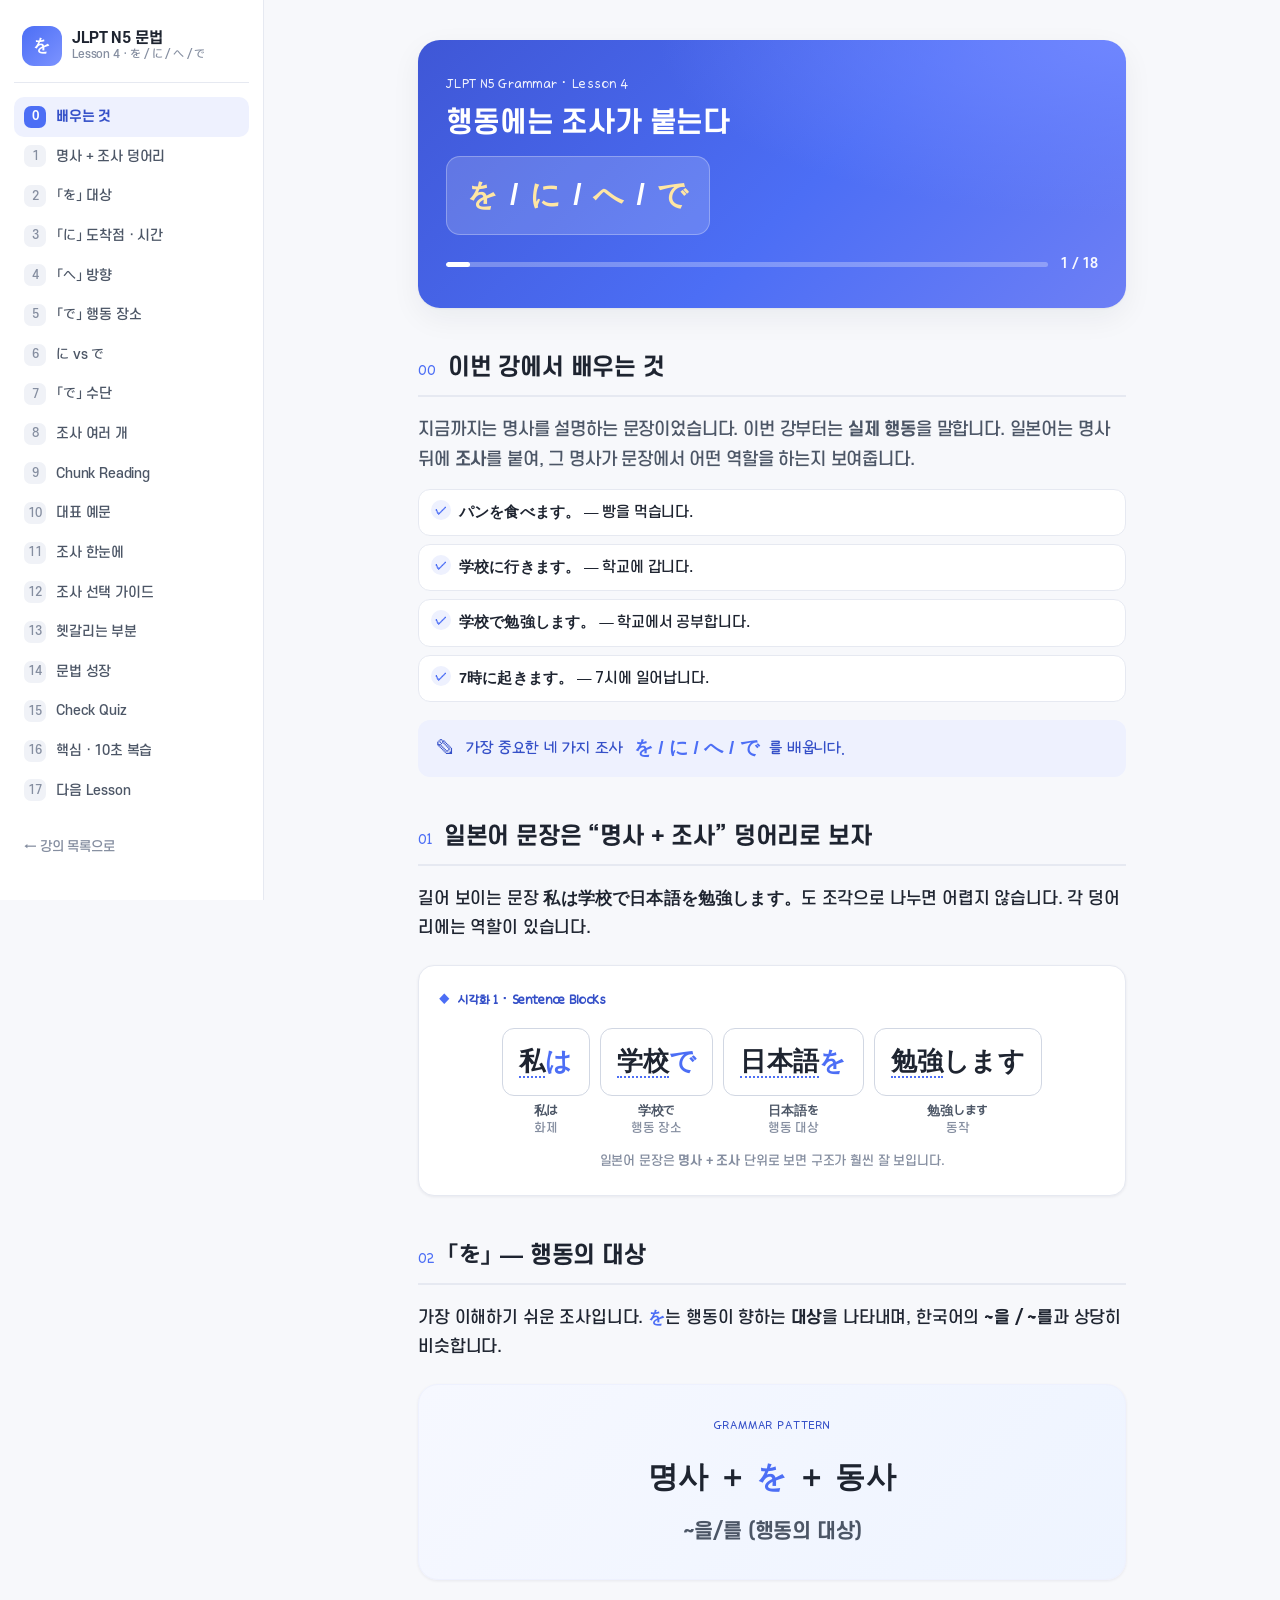
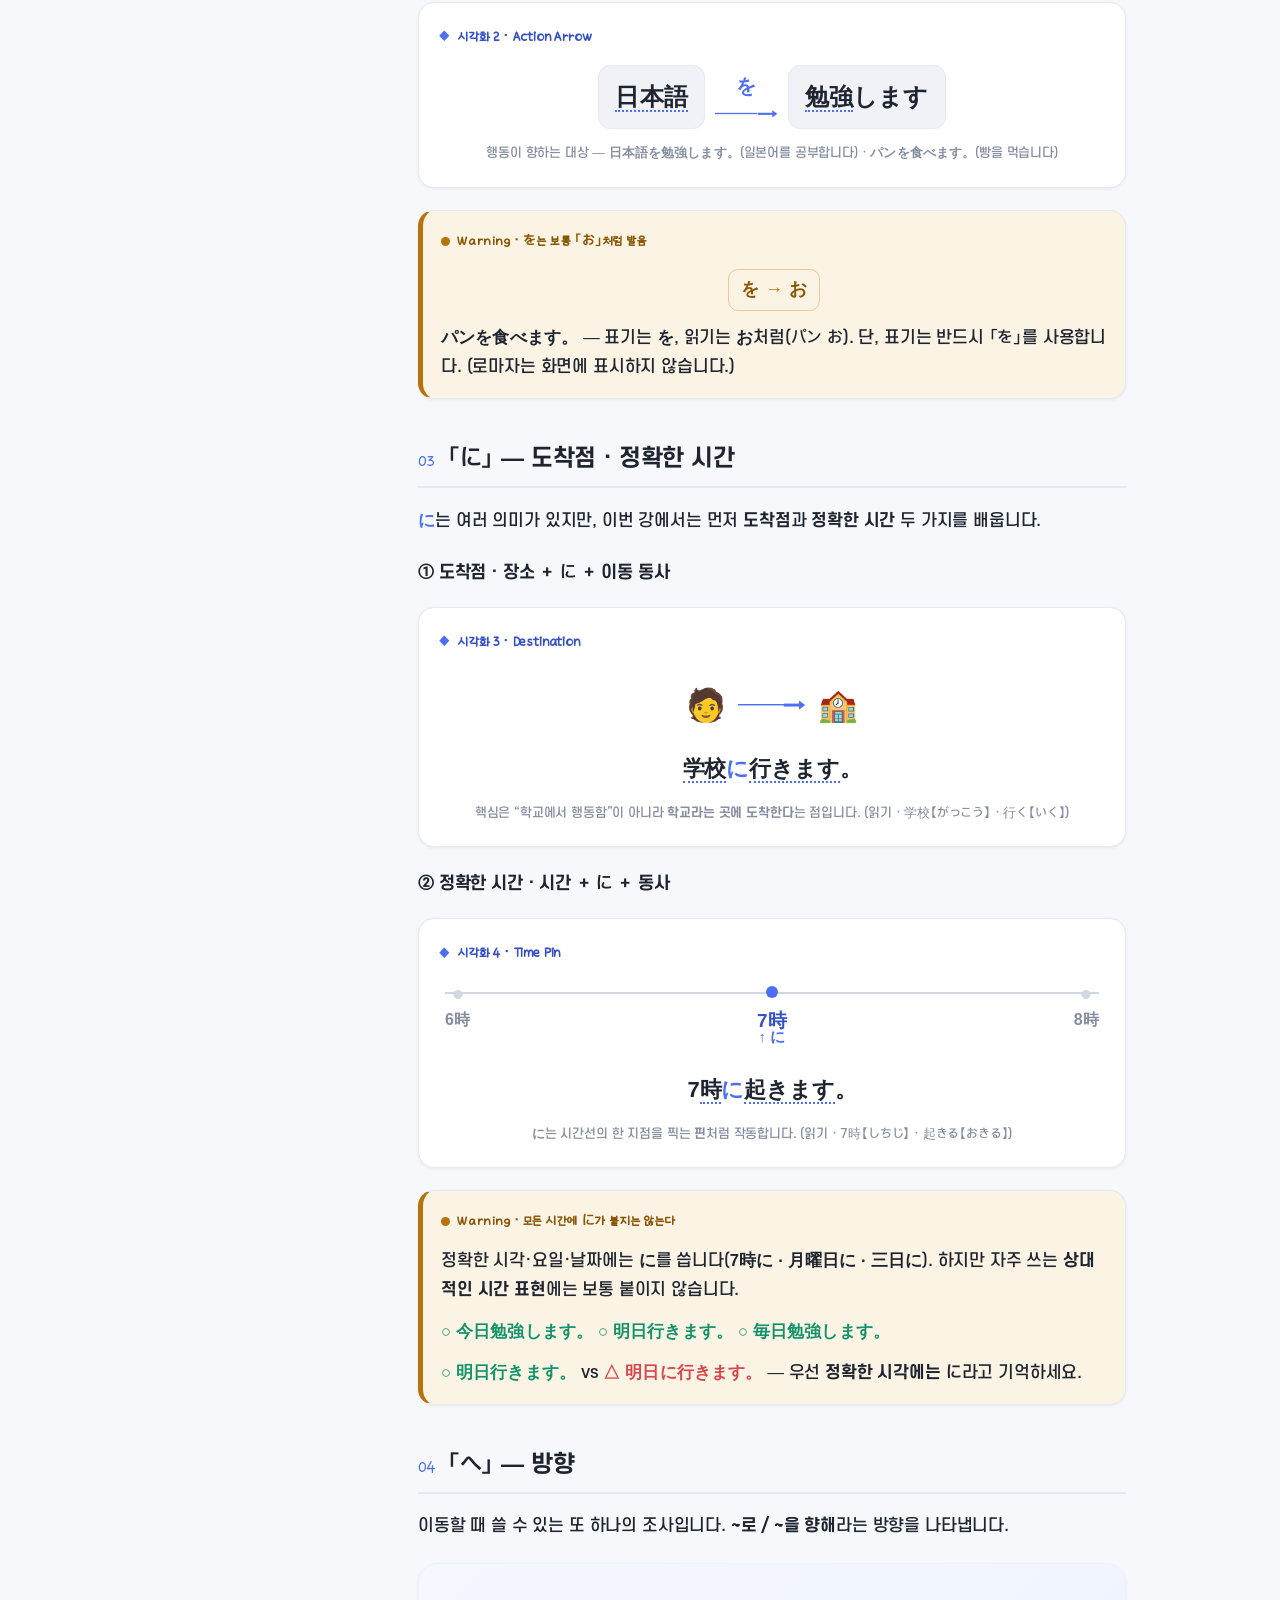
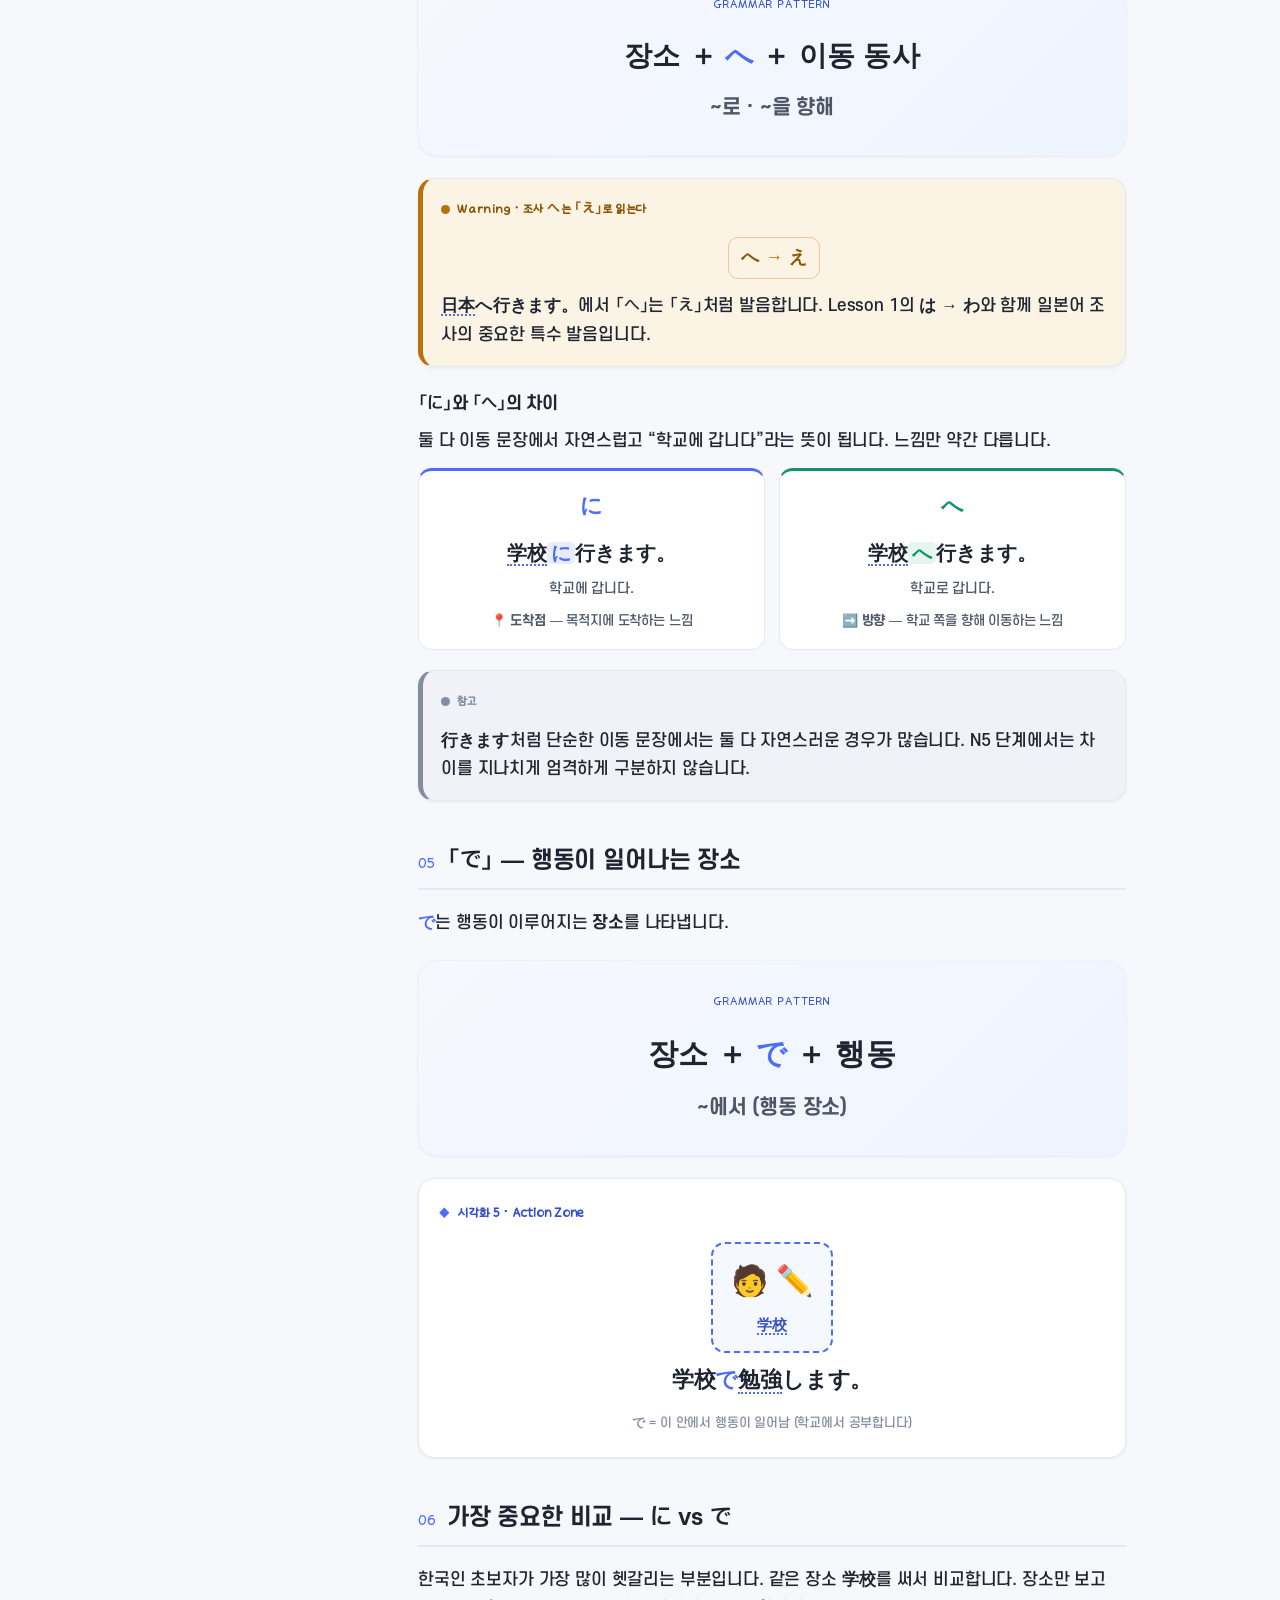
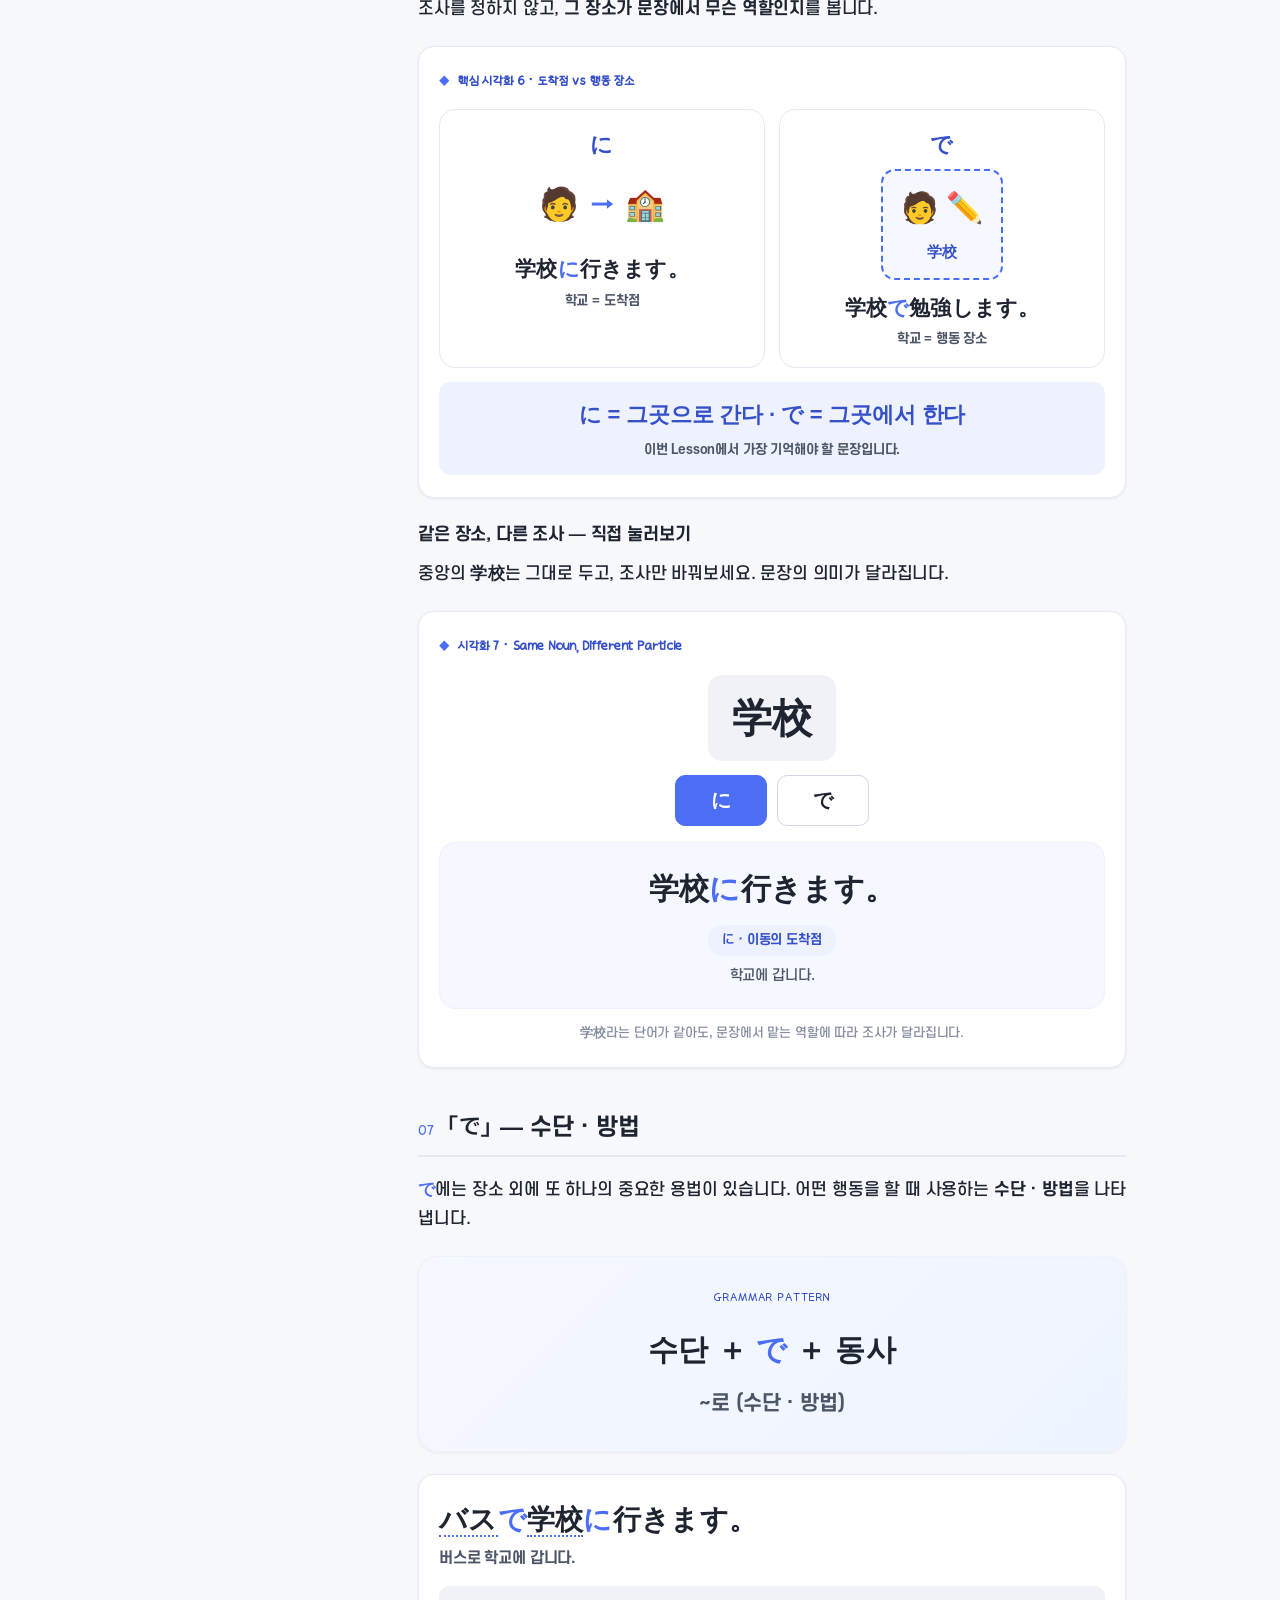
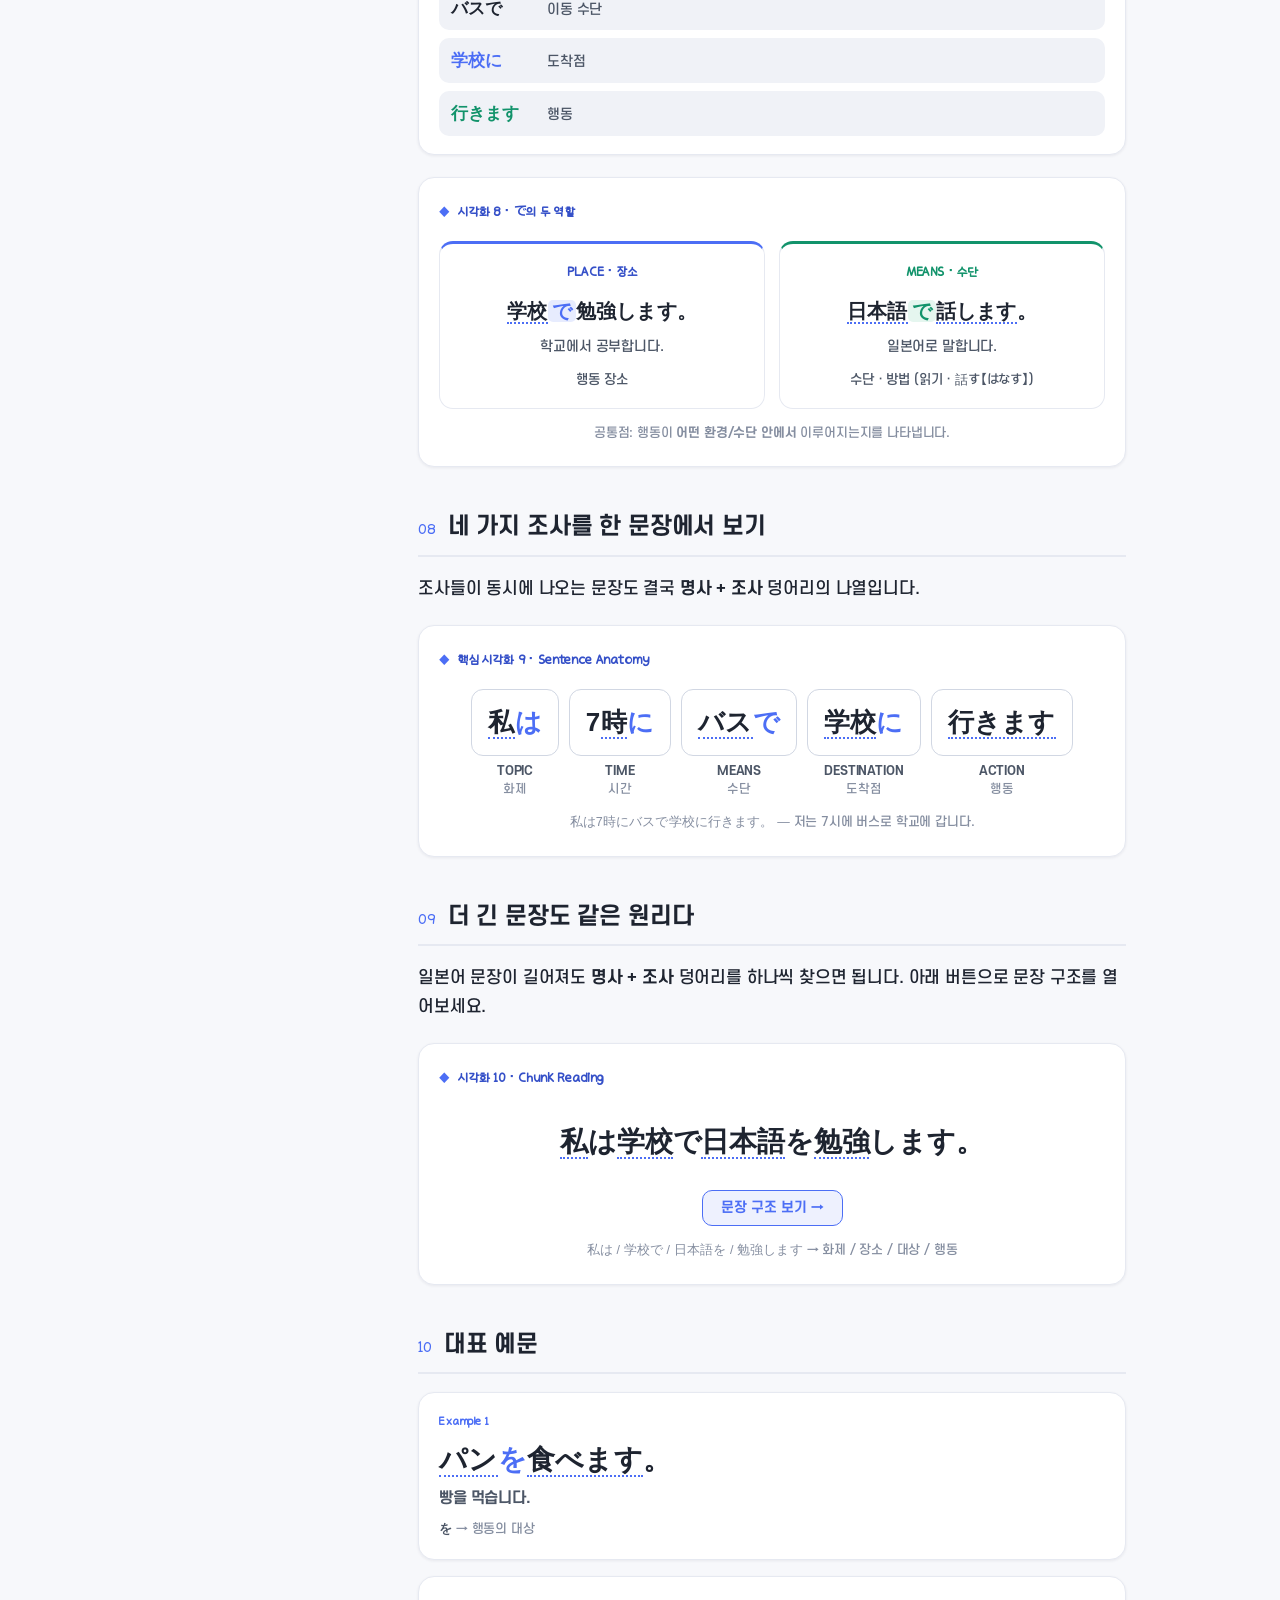
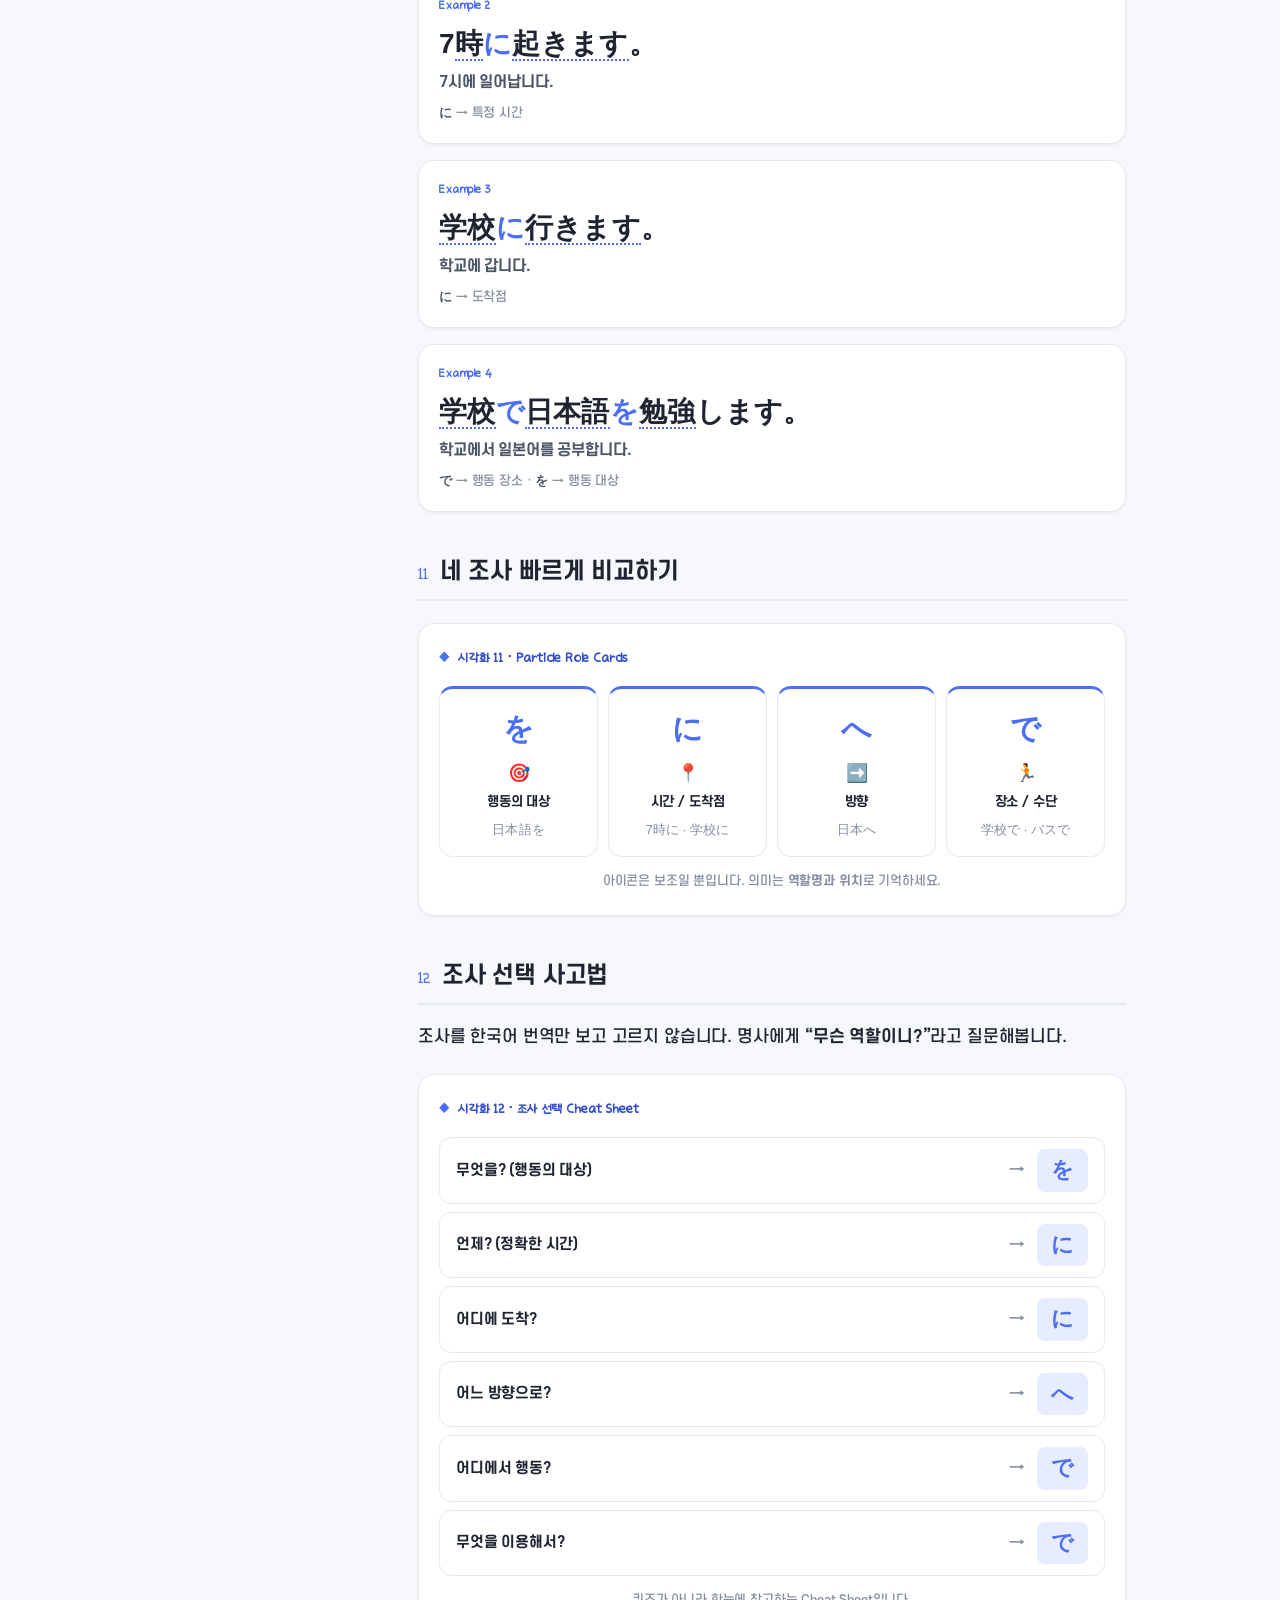
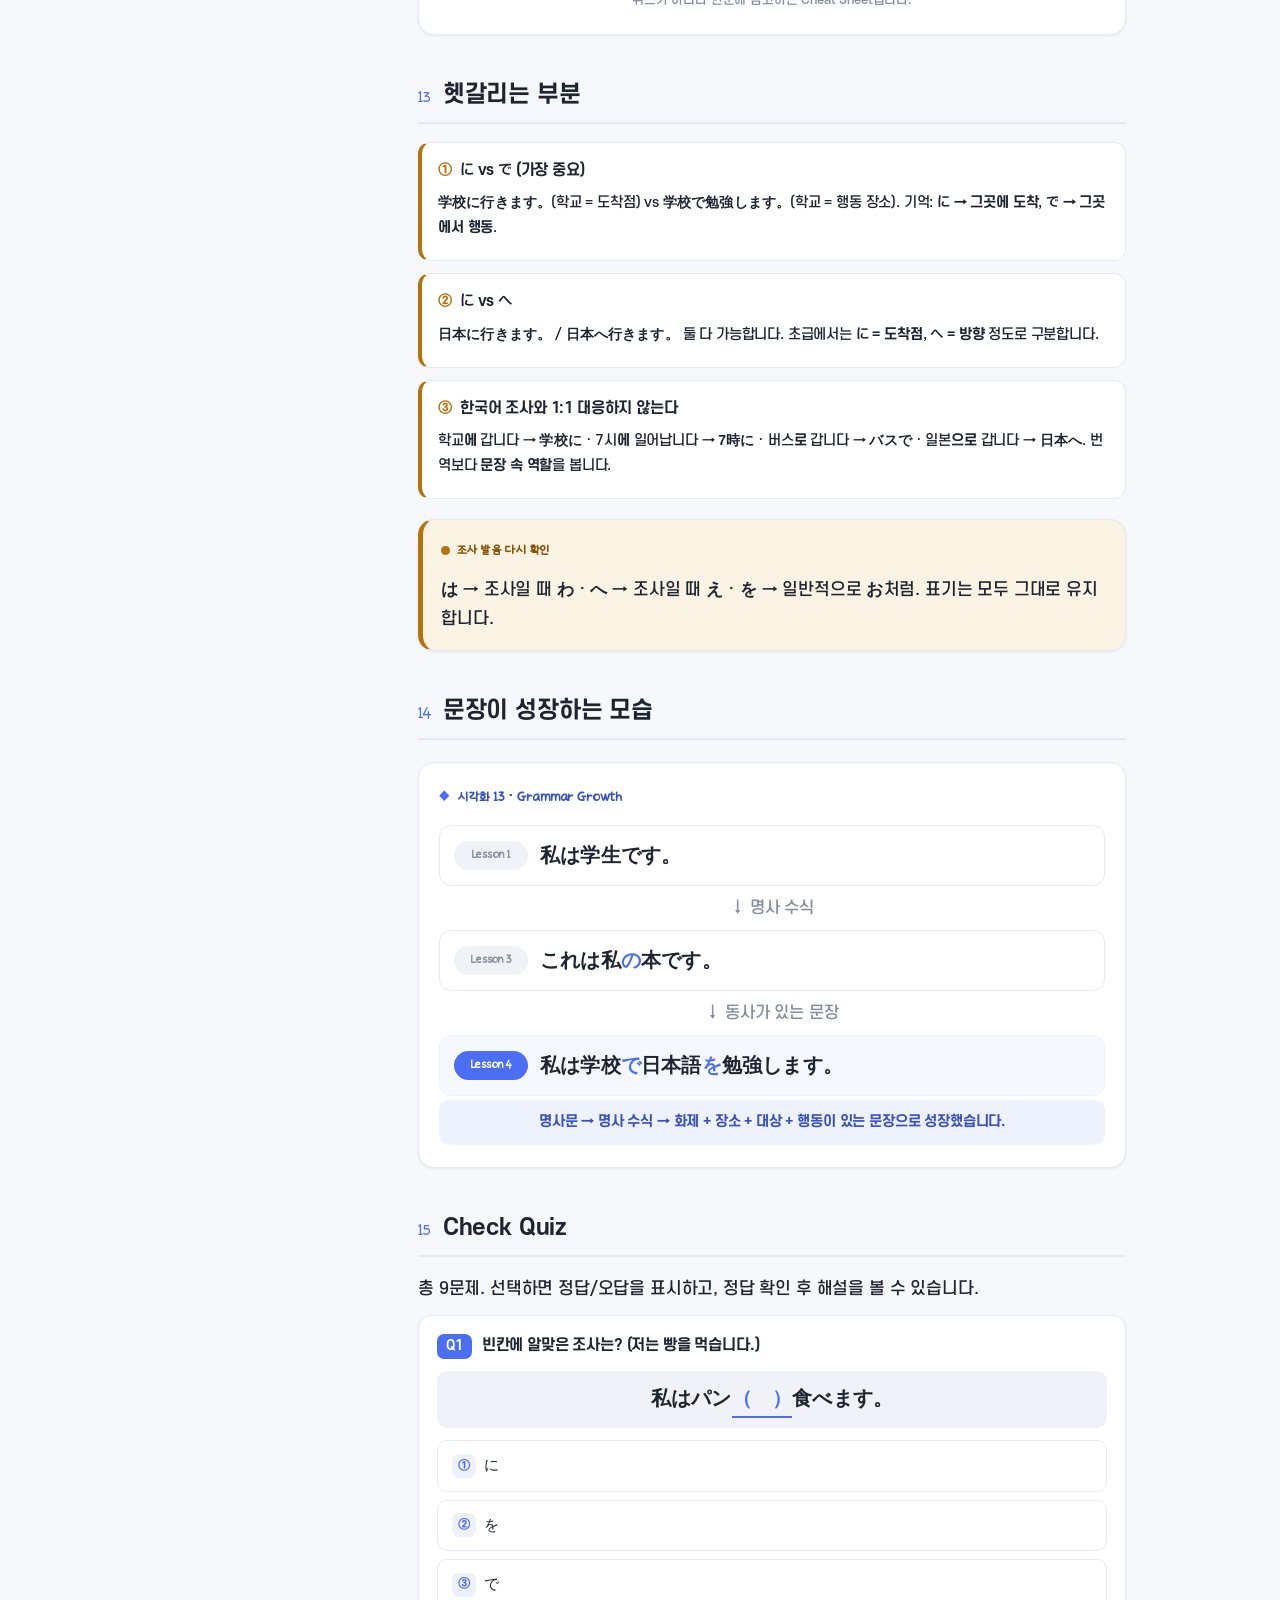
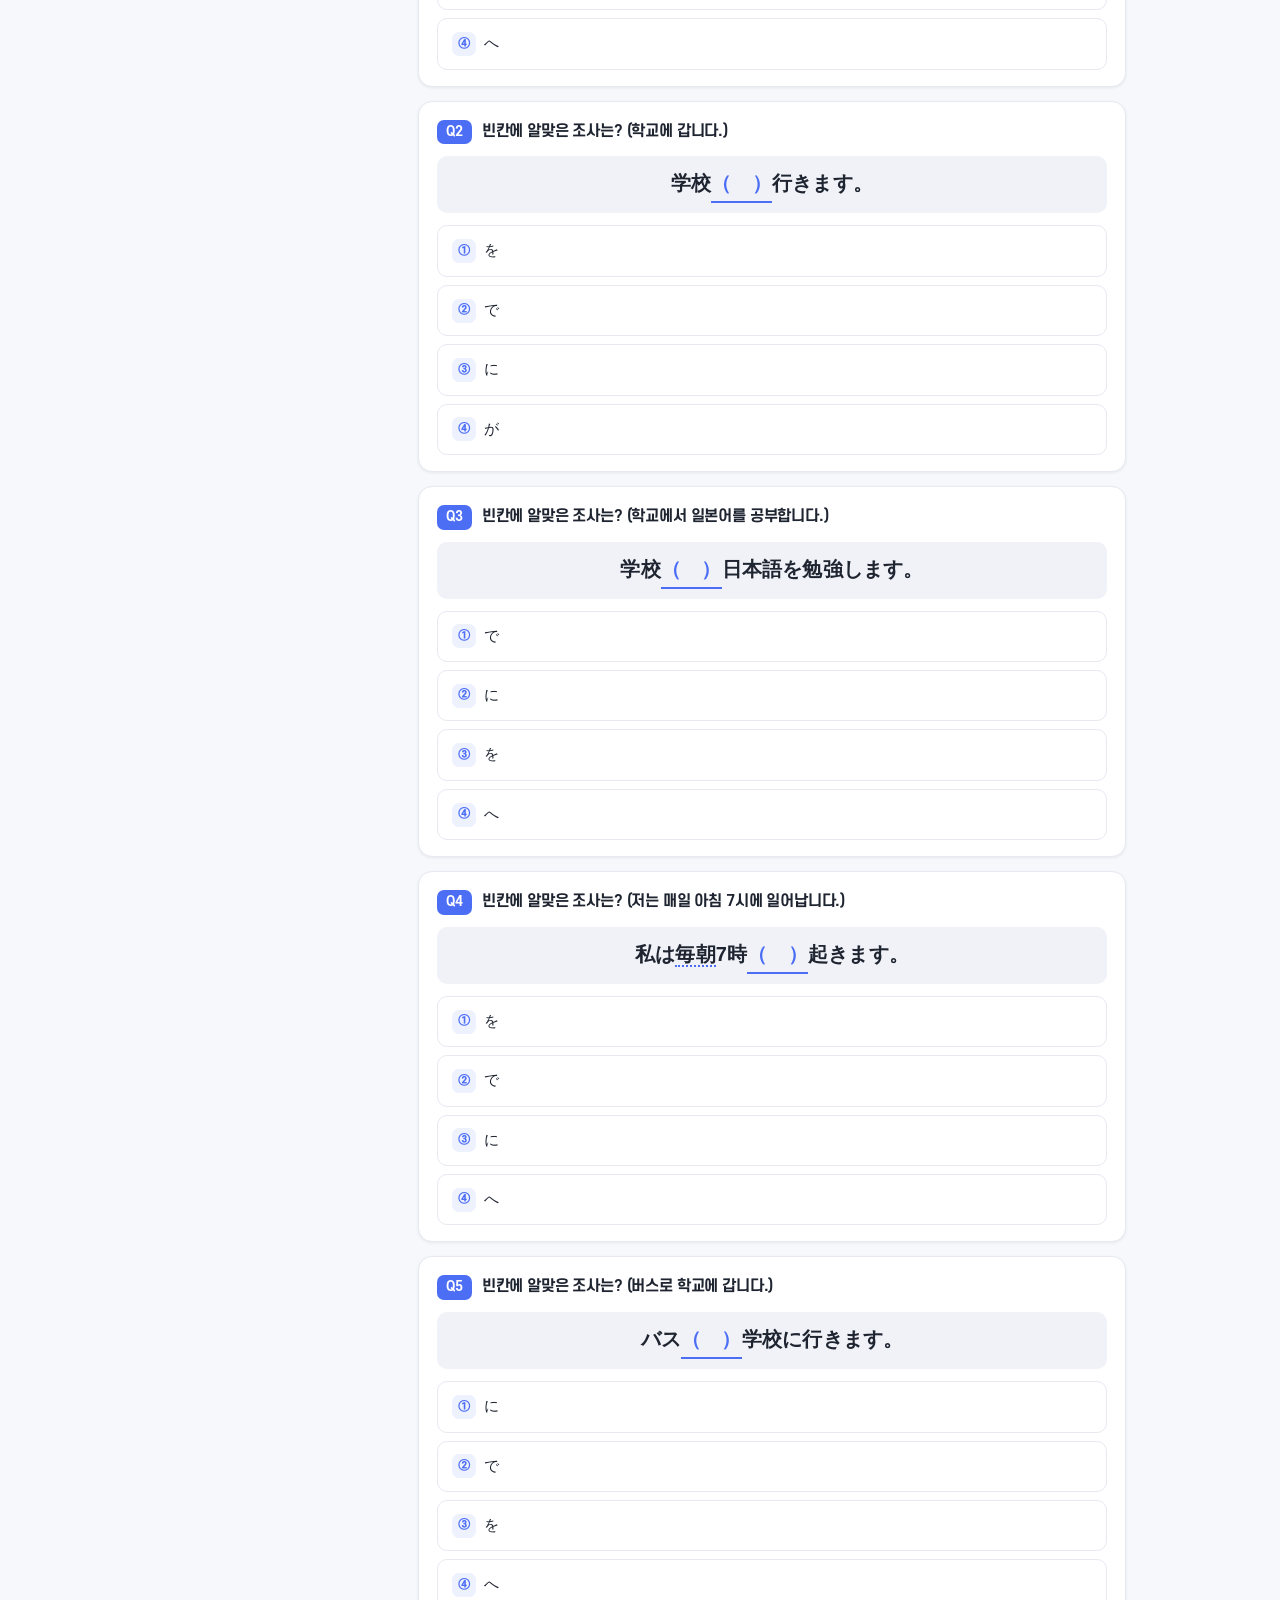
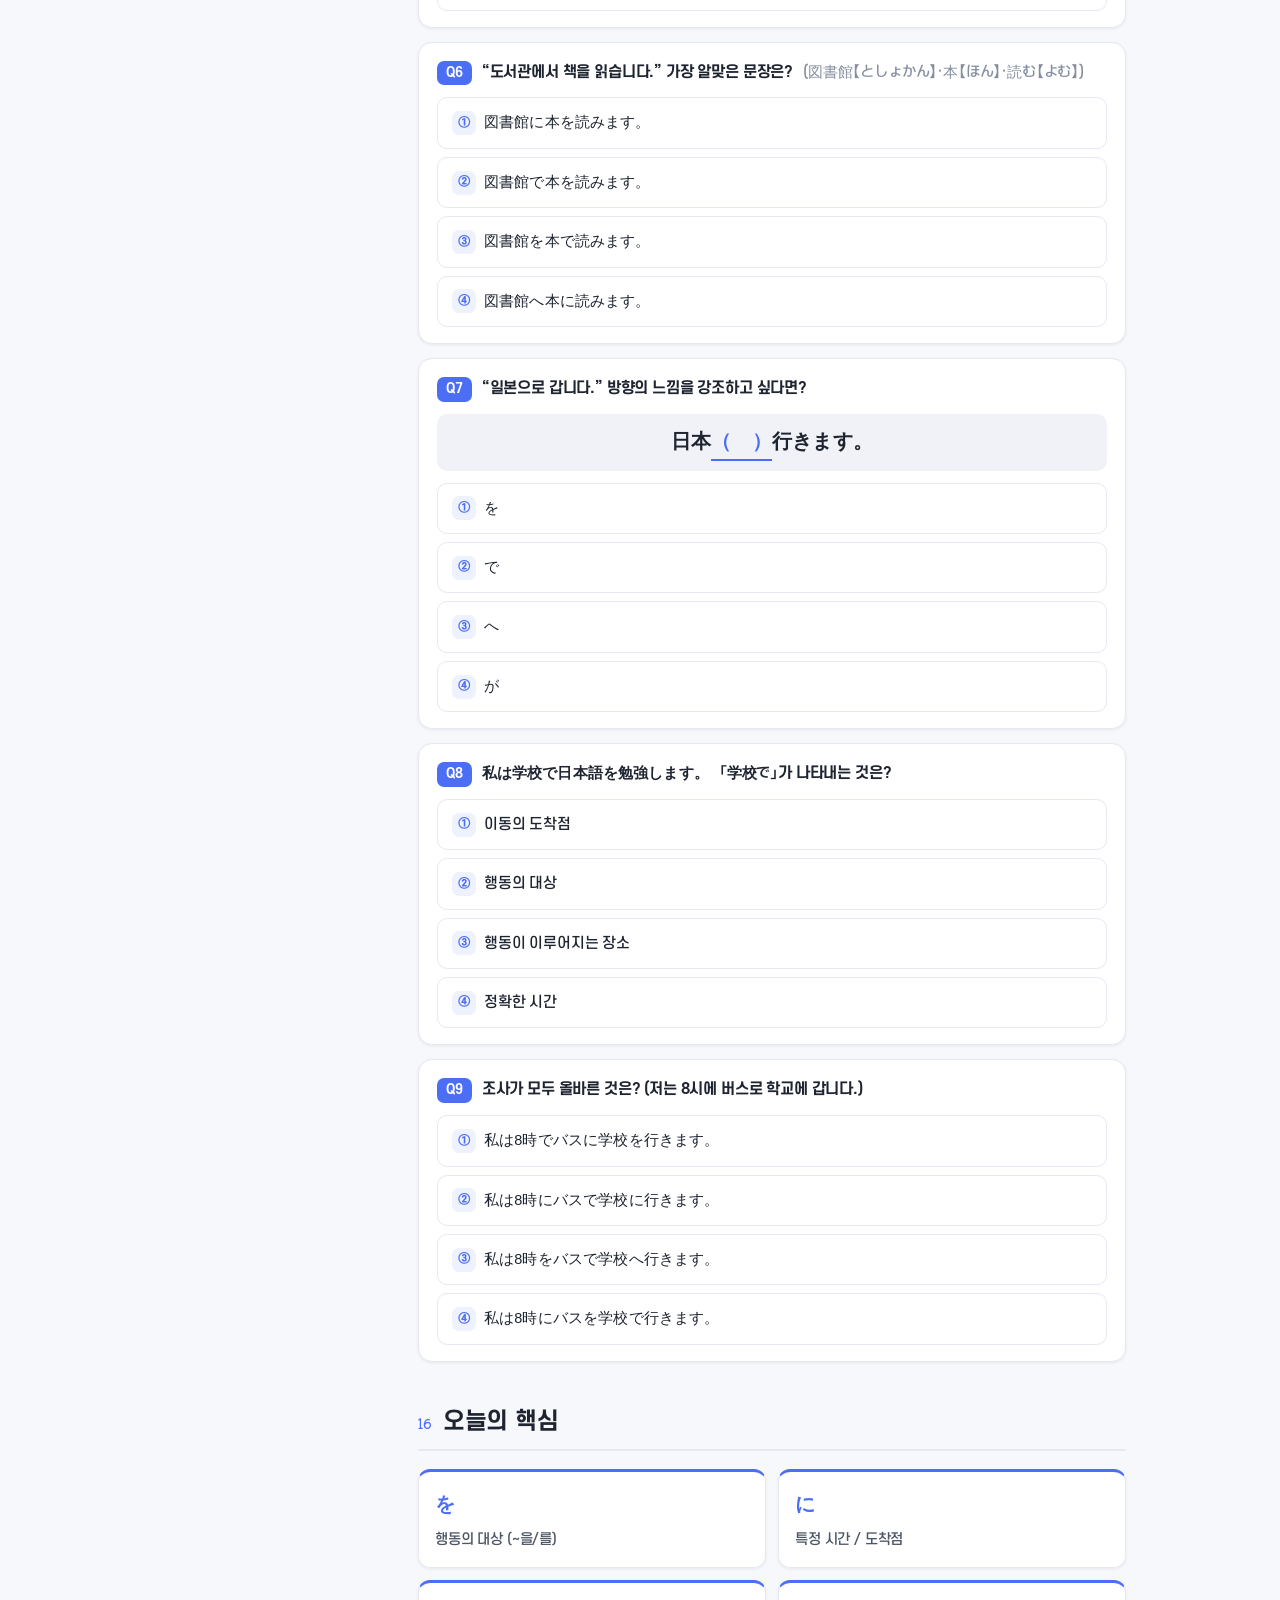
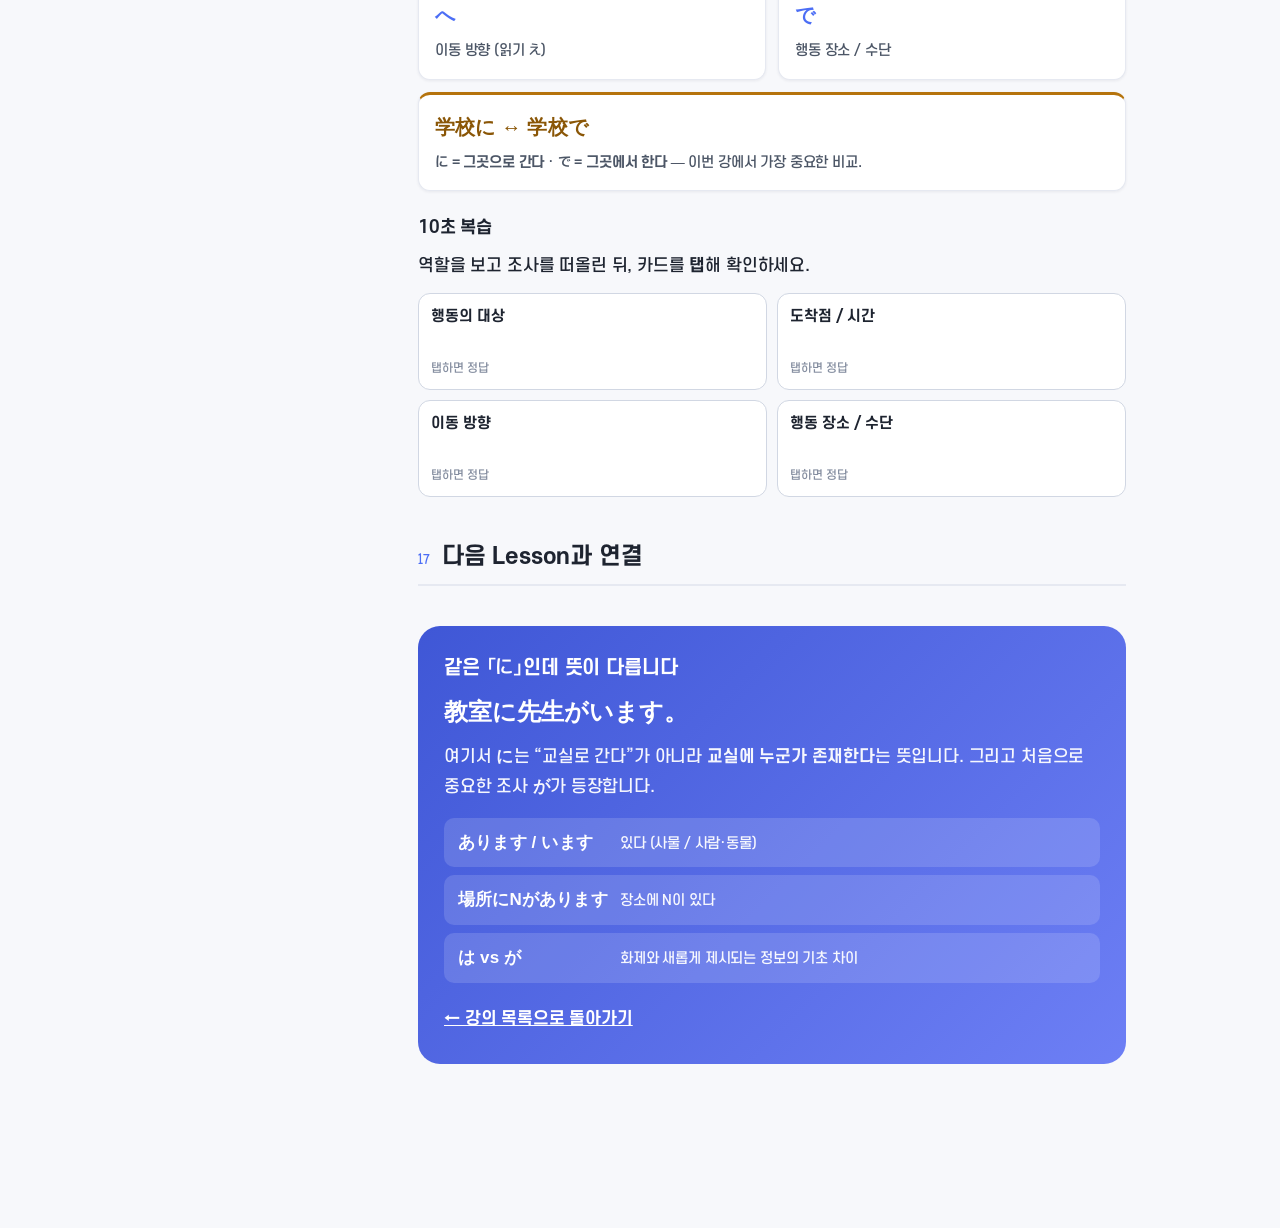
<file: lessons/n5/04.html>
<!DOCTYPE html>
<html lang="ko">
<head>
  <meta charset="UTF-8" />
  <meta name="viewport" content="width=device-width, initial-scale=1.0" />
  <title>Lesson 4 · 행동에는 조사가 붙는다 「を / に / へ / で」 — JLPT N5 문법</title>
  <meta name="description" content="행동 문장을 만드는 핵심 조사 を(대상)·に(시간/도착점)·へ(방향)·で(장소/수단)와 に vs で의 차이를 배우는 N5 문법 강의" />
  <link rel="stylesheet" href="../../assets/css/styles.css" />
</head>
<body>
  <!-- 모바일 상단바 -->
  <div class="topbar">
    <button class="hamburger" aria-label="목차 열기" aria-expanded="false"><span></span></button>
    <div class="topbar__title">Lesson 4 · を / に / へ / で</div>
    <span class="topbar__prog" data-prog-txt>1 / 18</span>
  </div>
  <div class="scrim" aria-hidden="true"></div>

  <div class="app">
    <!-- 사이드바 -->
    <aside class="sidebar" aria-label="강의 목차">
      <div class="sidebar__brand">
        <div class="sidebar__logo jp">を</div>
        <div class="sidebar__title">JLPT N5 문법
          <small>Lesson 4 · を / に / へ / で</small>
        </div>
      </div>
      <nav>
        <ul class="toc">
          <li><a href="#intro"><span class="num">0</span> 배우는 것</a></li>
          <li><a href="#blocks"><span class="num">1</span> 명사 + 조사 덩어리</a></li>
          <li><a href="#wo"><span class="num">2</span> 「を」 대상</a></li>
          <li><a href="#ni"><span class="num">3</span> 「に」 도착점 · 시간</a></li>
          <li><a href="#he"><span class="num">4</span> 「へ」 방향</a></li>
          <li><a href="#de"><span class="num">5</span> 「で」 행동 장소</a></li>
          <li><a href="#nide"><span class="num">6</span> に vs で</a></li>
          <li><a href="#means"><span class="num">7</span> 「で」 수단</a></li>
          <li><a href="#multi"><span class="num">8</span> 조사 여러 개</a></li>
          <li><a href="#chunk"><span class="num">9</span> Chunk Reading</a></li>
          <li><a href="#examples"><span class="num">10</span> 대표 예문</a></li>
          <li><a href="#compare"><span class="num">11</span> 조사 한눈에</a></li>
          <li><a href="#guide"><span class="num">12</span> 조사 선택 가이드</a></li>
          <li><a href="#mistakes"><span class="num">13</span> 헷갈리는 부분</a></li>
          <li><a href="#growth"><span class="num">14</span> 문법 성장</a></li>
          <li><a href="#quiz"><span class="num">15</span> Check Quiz</a></li>
          <li><a href="#summary"><span class="num">16</span> 핵심 · 10초 복습</a></li>
          <li><a href="#next"><span class="num">17</span> 다음 Lesson</a></li>
        </ul>
      </nav>
      <a class="sidebar__back" href="../../index.html">← 강의 목록으로</a>
    </aside>

    <!-- 본문 -->
    <div class="content">
      <div class="wrap">

        <header class="lesson-hero">
          <div class="kicker">JLPT N5 Grammar · Lesson 4</div>
          <h1>행동에는 조사가 붙는다</h1>
          <div class="lesson-hero__pattern jp"><span class="pt">を</span> / <span class="pt">に</span> / <span class="pt">へ</span> / <span class="pt">で</span></div>
          <div class="progress">
            <div class="progress__bar"><div class="progress__fill"></div></div>
            <span class="progress__txt" data-prog-txt>1 / 18</span>
          </div>
        </header>

        <!-- ============ 0 · 배우는 것 ============ -->
        <section id="intro" class="section">
          <h2><span class="sec-no">00</span> 이번 강에서 배우는 것</h2>
          <p class="lead">지금까지는 명사를 설명하는 문장이었습니다. 이번 강부터는 <b>실제 행동</b>을 말합니다. 일본어는
            명사 뒤에 <b>조사</b>를 붙여, 그 명사가 문장에서 어떤 역할을 하는지 보여줍니다.</p>
          <ul class="goals">
            <li><span class="jp">パンを食べます。</span> — 빵을 먹습니다.</li>
            <li><span class="jp">学校に行きます。</span> — 학교에 갑니다.</li>
            <li><span class="jp">学校で勉強します。</span> — 학교에서 공부합니다.</li>
            <li><span class="jp">7時に起きます。</span> — 7시에 일어납니다.</li>
          </ul>
          <div class="oneline">가장 중요한 네 가지 조사 <b class="jp pt">を / に / へ / で</b>를 배웁니다.</div>
        </section>

        <!-- ============ 1 · 명사 + 조사 덩어리 ============ -->
        <section id="blocks" class="section">
          <h2><span class="sec-no">01</span> 일본어 문장은 “명사 + 조사” 덩어리로 보자</h2>
          <p>길어 보이는 문장 <b class="jp">私は学校で日本語を勉強します。</b>도 조각으로 나누면 어렵지 않습니다.
            각 덩어리에는 역할이 있습니다.</p>

          <!-- 핵심 시각화 1 · Sentence Blocks (Priority 2) -->
          <div class="figure">
            <div class="figure__title">시각화 1 · Sentence Blocks</div>
            <div class="chunks">
              <div class="chunk"><div class="chunk__box jp"><span class="furi" data-yomi="わたし">私</span><span class="pt">は</span></div><div class="chunk__cap"><b>私は</b>화제</div></div>
              <div class="chunk"><div class="chunk__box jp"><span class="furi" data-yomi="がっこう">学校</span><span class="pt">で</span></div><div class="chunk__cap"><b>学校で</b>행동 장소</div></div>
              <div class="chunk"><div class="chunk__box jp"><span class="furi" data-yomi="にほんご">日本語</span><span class="pt">を</span></div><div class="chunk__cap"><b>日本語を</b>행동 대상</div></div>
              <div class="chunk"><div class="chunk__box jp"><span class="furi" data-yomi="べんきょう">勉強</span>します</div><div class="chunk__cap"><b>勉強します</b>동작</div></div>
            </div>
            <div class="figure__cap">일본어 문장은 <b>명사 + 조사</b> 단위로 보면 구조가 훨씬 잘 보입니다.</div>
          </div>
        </section>

        <!-- ============ 2 · を ============ -->
        <section id="wo" class="section">
          <h2><span class="sec-no">02</span> 「を」 — 행동의 대상</h2>
          <p>가장 이해하기 쉬운 조사입니다. <b class="jp pt">を</b>는 행동이 향하는 <b>대상</b>을 나타내며,
            한국어의 <b>~을 / ~를</b>과 상당히 비슷합니다.</p>
          <div class="gpat">
            <div class="gpat__label">Grammar Pattern</div>
            <div class="gpat__row"><span class="jp" style="font-size:clamp(20px,5.5vw,30px);font-weight:700;">명사 ＋ <span class="pt">を</span> ＋ 동사</span></div>
            <div class="gpat__mean">~을/를 (행동의 대상)</div>
          </div>

          <!-- 시각화 2 · Action Arrow -->
          <div class="figure">
            <div class="figure__title">시각화 2 · Action Arrow</div>
            <div class="actionarrow">
              <span class="actionarrow__box jp"><span class="furi" data-yomi="にほんご">日本語</span></span>
              <span class="actionarrow__mid"><span class="actionarrow__p jp">を</span><span class="actionarrow__line">──→</span></span>
              <span class="actionarrow__box jp"><span class="furi" data-yomi="べんきょう">勉強</span>します</span>
            </div>
            <div class="figure__cap">행동이 향하는 대상 — <b class="jp">日本語を勉強します。</b>(일본어를 공부합니다) ·
              <b class="jp">パンを食べます。</b>(빵을 먹습니다)</div>
          </div>

          <div class="card card--warn">
            <div class="card__label"><span class="dot"></span>Warning · を는 보통 「お」처럼 발음</div>
            <p style="text-align:center;margin:8px 0;"><span class="reading-hl">を<span class="arrow">→</span>お</span></p>
            <p><b class="jp">パンを食べます。</b> — 표기는 <b class="jp">を</b>, 읽기는 <b class="jp">お</b>처럼(パン お). 단, 표기는 반드시 「を」를 사용합니다. (로마자는 화면에 표시하지 않습니다.)</p>
          </div>
        </section>

        <!-- ============ 3 · に ============ -->
        <section id="ni" class="section">
          <h2><span class="sec-no">03</span> 「に」 — 도착점 · 정확한 시간</h2>
          <p><b class="jp pt">に</b>는 여러 의미가 있지만, 이번 강에서는 먼저 <b>도착점</b>과 <b>정확한 시간</b> 두 가지를 배웁니다.</p>

          <h3>① 도착점 · 장소 ＋ に ＋ 이동 동사</h3>
          <!-- 시각화 3 · Destination -->
          <div class="figure">
            <div class="figure__title">시각화 3 · Destination</div>
            <div class="scene">
              <span class="scene__ico">🧑</span>
              <span class="scene__arrow">──→</span>
              <span class="scene__ico">🏫</span>
            </div>
            <div style="text-align:center;font-family:var(--font-jp);font-size:clamp(18px,4.6vw,22px);font-weight:700;margin-top:8px;">
              <span class="furi" data-yomi="がっこう">学校</span><span class="pt">に</span><span class="furi" data-yomi="いきます">行きます</span>。
            </div>
            <div class="figure__cap">핵심은 “학교에서 행동함”이 아니라 <b>학교라는 곳에 도착한다</b>는 점입니다. (읽기 · 学校【がっこう】 · 行く【いく】)</div>
          </div>

          <h3>② 정확한 시간 · 시간 ＋ に ＋ 동사</h3>
          <!-- 시각화 4 · Time Pin -->
          <div class="figure">
            <div class="figure__title">시각화 4 · Time Pin</div>
            <div class="timeline">
              <div class="timeline__row">
                <span class="timeline__tick jp">6時</span>
                <span class="timeline__tick on jp">7時<span class="timeline__pin jp">↑ に</span></span>
                <span class="timeline__tick jp">8時</span>
              </div>
            </div>
            <div style="text-align:center;font-family:var(--font-jp);font-size:clamp(18px,4.6vw,22px);font-weight:700;">
              7<span class="furi" data-yomi="じ">時</span><span class="pt">に</span><span class="furi" data-yomi="おきます">起きます</span>。
            </div>
            <div class="figure__cap"><b class="jp">に</b>는 시간선의 한 지점을 찍는 <b>핀</b>처럼 작동합니다. (읽기 · 7時【しちじ】 · 起きる【おきる】)</div>
          </div>

          <div class="card card--warn">
            <div class="card__label"><span class="dot"></span>Warning · 모든 시간에 に가 붙지는 않는다</div>
            <p>정확한 시각·요일·날짜에는 <b class="jp">に</b>를 씁니다(<b class="jp">7時に · 月曜日に · 三日に</b>). 하지만 자주 쓰는
              <b>상대적인 시간 표현</b>에는 보통 붙이지 않습니다.</p>
            <p><span class="okmark jp">○ 今日勉強します。</span> <span class="okmark jp">○ 明日行きます。</span> <span class="okmark jp">○ 毎日勉強します。</span></p>
            <p><span class="okmark jp">○ 明日行きます。</span> vs <span class="wrongmark jp">△ 明日に行きます。</span> — 우선 <b>정확한 시각에는 に</b>라고 기억하세요.</p>
          </div>
        </section>

        <!-- ============ 4 · へ ============ -->
        <section id="he" class="section">
          <h2><span class="sec-no">04</span> 「へ」 — 방향</h2>
          <p>이동할 때 쓸 수 있는 또 하나의 조사입니다. <b>~로 / ~을 향해</b>라는 방향을 나타냅니다.</p>
          <div class="gpat">
            <div class="gpat__label">Grammar Pattern</div>
            <div class="gpat__row"><span class="jp" style="font-size:clamp(19px,5vw,28px);font-weight:700;">장소 ＋ <span class="pt">へ</span> ＋ 이동 동사</span></div>
            <div class="gpat__mean">~로 · ~을 향해</div>
          </div>

          <div class="card card--warn">
            <div class="card__label"><span class="dot"></span>Warning · 조사 へ는 「え」로 읽는다</div>
            <p style="text-align:center;margin:8px 0;"><span class="reading-hl">へ<span class="arrow">→</span>え</span></p>
            <p><b class="jp"><span class="furi" data-yomi="にほん">日本</span>へ行きます。</b>에서 「へ」는 「え」처럼 발음합니다.
              Lesson 1의 <b class="jp">は → わ</b>와 함께 일본어 조사의 중요한 특수 발음입니다.</p>
          </div>

          <h3>「に」와 「へ」의 차이</h3>
          <p>둘 다 이동 문장에서 자연스럽고 “학교에 갑니다”라는 뜻이 됩니다. 느낌만 약간 다릅니다.</p>
          <div class="vs2">
            <div class="vs2__col is-ha">
              <div class="vs2__head jp">に</div>
              <div class="vs2__jp jp"><span class="furi" data-yomi="がっこう">学校</span><span class="hl-ha">に</span>行きます。</div>
              <div class="vs2__ko">학교에 갑니다.</div>
              <div class="vs2__desc">📍 <b>도착점</b> — 목적지에 도착하는 느낌</div>
            </div>
            <div class="vs2__col is-mo">
              <div class="vs2__head jp">へ</div>
              <div class="vs2__jp jp"><span class="furi" data-yomi="がっこう">学校</span><span class="hl-mo">へ</span>行きます。</div>
              <div class="vs2__ko">학교로 갑니다.</div>
              <div class="vs2__desc">➡️ <b>방향</b> — 학교 쪽을 향해 이동하는 느낌</div>
            </div>
          </div>
          <div class="card card--tip">
            <div class="card__label"><span class="dot"></span>참고</div>
            <p><b class="jp">行きます</b>처럼 단순한 이동 문장에서는 둘 다 자연스러운 경우가 많습니다. N5 단계에서는 차이를 지나치게 엄격하게 구분하지 않습니다.</p>
          </div>
        </section>

        <!-- ============ 5 · で 행동 장소 ============ -->
        <section id="de" class="section">
          <h2><span class="sec-no">05</span> 「で」 — 행동이 일어나는 장소</h2>
          <p><b class="jp pt">で</b>는 행동이 이루어지는 <b>장소</b>를 나타냅니다.</p>
          <div class="gpat">
            <div class="gpat__label">Grammar Pattern</div>
            <div class="gpat__row"><span class="jp" style="font-size:clamp(20px,5.5vw,30px);font-weight:700;">장소 ＋ <span class="pt">で</span> ＋ 행동</span></div>
            <div class="gpat__mean">~에서 (행동 장소)</div>
          </div>

          <!-- 시각화 5 · Action Zone -->
          <div class="figure">
            <div class="figure__title">시각화 5 · Action Zone</div>
            <div class="scene">
              <span class="zone"><span class="zone__body">🧑 ✏️</span><span class="zone__name jp"><span class="furi" data-yomi="がっこう">学校</span></span></span>
            </div>
            <div style="text-align:center;font-family:var(--font-jp);font-size:clamp(18px,4.6vw,22px);font-weight:700;margin-top:8px;">
              学校<span class="pt">で</span><span class="furi" data-yomi="べんきょう">勉強</span>します。
            </div>
            <div class="figure__cap"><b class="jp">で</b> = 이 안에서 행동이 일어남 (학교에서 공부합니다)</div>
          </div>
        </section>

        <!-- ============ 6 · に vs で ============ -->
        <section id="nide" class="section">
          <h2><span class="sec-no">06</span> 가장 중요한 비교 — に vs で</h2>
          <p>한국인 초보자가 가장 많이 헷갈리는 부분입니다. 같은 장소 <b class="jp">学校</b>를 써서 비교합니다.
            장소만 보고 조사를 정하지 않고, <b>그 장소가 문장에서 무슨 역할인지</b>를 봅니다.</p>

          <!-- 핵심 시각화 6 · Destination vs Action Place (Priority 1) -->
          <div class="figure">
            <div class="figure__title">핵심 시각화 6 · 도착점 vs 행동 장소</div>
            <div class="place2">
              <div class="placecard">
                <div class="placecard__tag jp">に</div>
                <div class="scene"><span class="scene__ico">🧑</span><span class="scene__arrow">→</span><span class="scene__ico">🏫</span></div>
                <div class="placecard__jp jp">学校<span class="pt">に</span>行きます。</div>
                <div class="placecard__role">학교 = 도착점</div>
              </div>
              <div class="placecard">
                <div class="placecard__tag jp">で</div>
                <div class="scene"><span class="zone"><span class="zone__body">🧑 ✏️</span><span class="zone__name jp">学校</span></span></div>
                <div class="placecard__jp jp">学校<span class="pt">で</span>勉強します。</div>
                <div class="placecard__role">학교 = 행동 장소</div>
              </div>
              <div class="place2__punch">に = 그곳으로 간다 · で = 그곳에서 한다<span class="ko">이번 Lesson에서 가장 기억해야 할 문장입니다.</span></div>
            </div>
          </div>

          <h3>같은 장소, 다른 조사 — 직접 눌러보기</h3>
          <p>중앙의 <b class="jp">学校</b>는 그대로 두고, 조사만 바꿔보세요. 문장의 의미가 달라집니다.</p>

          <!-- 시각화 7 · Same Noun, Different Particle (Priority 4) -->
          <div class="figure">
            <div class="figure__title">시각화 7 · Same Noun, Different Particle</div>
            <div class="samenoun" data-samenoun>
              <div class="samenoun__fixed jp">学校</div>
              <div class="samenoun__btns">
                <button class="toggle jp" data-jp="学校<span class='pt'>に</span>行きます。" data-role="に · 이동의 도착점" data-ko="학교에 갑니다.">に</button>
                <button class="toggle jp" data-jp="学校<span class='pt'>で</span>勉強します。" data-role="で · 행동이 일어나는 장소" data-ko="학교에서 공부합니다.">で</button>
              </div>
              <div class="samenoun__out">
                <div class="samenoun__jp jp" data-sn-jp></div>
                <div class="samenoun__role" data-sn-role></div>
                <div class="samenoun__ko" data-sn-ko></div>
              </div>
            </div>
            <div class="figure__cap"><b class="jp">学校</b>라는 단어가 같아도, 문장에서 맡는 역할에 따라 조사가 달라집니다.</div>
          </div>
        </section>

        <!-- ============ 7 · で 수단 ============ -->
        <section id="means" class="section">
          <h2><span class="sec-no">07</span> 「で」 — 수단 · 방법</h2>
          <p><b class="jp pt">で</b>에는 장소 외에 또 하나의 중요한 용법이 있습니다. 어떤 행동을 할 때 사용하는
            <b>수단 · 방법</b>을 나타냅니다.</p>
          <div class="gpat">
            <div class="gpat__label">Grammar Pattern</div>
            <div class="gpat__row"><span class="jp" style="font-size:clamp(20px,5.5vw,30px);font-weight:700;">수단 ＋ <span class="pt">で</span> ＋ 동사</span></div>
            <div class="gpat__mean">~로 (수단 · 방법)</div>
          </div>
          <div class="ex">
            <div class="ex__jp jp"><span class="furi" data-yomi="バス">バス</span><span class="pt">で</span><span class="furi" data-yomi="がっこう">学校</span><span class="pt">に</span>行きます。</div>
            <div class="ex__ko">버스로 학교에 갑니다.</div>
            <div class="ex__struct">
              <div class="ex__row"><span class="k jp">バスで</span><span class="v">이동 수단</span></div>
              <div class="ex__row is-topic"><span class="k jp">学校に</span><span class="v">도착점</span></div>
              <div class="ex__row is-info"><span class="k jp">行きます</span><span class="v">행동</span></div>
            </div>
          </div>

          <!-- 시각화 8 · で의 두 역할 -->
          <div class="figure">
            <div class="figure__title">시각화 8 · で의 두 역할</div>
            <div class="vs2">
              <div class="vs2__col is-ha">
                <div class="vs2__head" style="font-family:var(--font-cute);font-size:14px;color:var(--brand-dark)">PLACE · 장소</div>
                <div class="vs2__jp jp"><span class="furi" data-yomi="がっこう">学校</span><span class="hl-ha">で</span>勉強します。</div>
                <div class="vs2__ko">학교에서 공부합니다.</div>
                <div class="vs2__desc">행동 장소</div>
              </div>
              <div class="vs2__col is-mo">
                <div class="vs2__head" style="font-family:var(--font-cute);font-size:14px;color:var(--info)">MEANS · 수단</div>
                <div class="vs2__jp jp"><span class="furi" data-yomi="にほんご">日本語</span><span class="hl-mo">で</span><span class="furi" data-yomi="はなします">話します</span>。</div>
                <div class="vs2__ko">일본어로 말합니다.</div>
                <div class="vs2__desc">수단 · 방법 (읽기 · 話す【はなす】)</div>
              </div>
            </div>
            <div class="figure__cap">공통점: 행동이 <b>어떤 환경/수단 안에서</b> 이루어지는지를 나타냅니다.</div>
          </div>
        </section>

        <!-- ============ 8 · 조사 여러 개 ============ -->
        <section id="multi" class="section">
          <h2><span class="sec-no">08</span> 네 가지 조사를 한 문장에서 보기</h2>
          <p>조사들이 동시에 나오는 문장도 결국 <b>명사 + 조사</b> 덩어리의 나열입니다.</p>

          <!-- 핵심 시각화 9 · Sentence Anatomy -->
          <div class="figure">
            <div class="figure__title">핵심 시각화 9 · Sentence Anatomy</div>
            <div class="chunks">
              <div class="chunk"><div class="chunk__box jp"><span class="furi" data-yomi="わたし">私</span><span class="pt">は</span></div><div class="chunk__cap"><b>TOPIC</b>화제</div></div>
              <div class="chunk"><div class="chunk__box jp">7<span class="furi" data-yomi="じ">時</span><span class="pt">に</span></div><div class="chunk__cap"><b>TIME</b>시간</div></div>
              <div class="chunk"><div class="chunk__box jp"><span class="furi" data-yomi="バス">バス</span><span class="pt">で</span></div><div class="chunk__cap"><b>MEANS</b>수단</div></div>
              <div class="chunk"><div class="chunk__box jp"><span class="furi" data-yomi="がっこう">学校</span><span class="pt">に</span></div><div class="chunk__cap"><b>DESTINATION</b>도착점</div></div>
              <div class="chunk"><div class="chunk__box jp"><span class="furi" data-yomi="いきます">行きます</span></div><div class="chunk__cap"><b>ACTION</b>행동</div></div>
            </div>
            <div class="figure__cap"><span class="jp">私は7時にバスで学校に行きます。</span> — 저는 7시에 버스로 학교에 갑니다.</div>
          </div>
        </section>

        <!-- ============ 9 · Chunk Reading ============ -->
        <section id="chunk" class="section">
          <h2><span class="sec-no">09</span> 더 긴 문장도 같은 원리다</h2>
          <p>일본어 문장이 길어져도 <b>명사 + 조사</b> 덩어리를 하나씩 찾으면 됩니다. 아래 버튼으로 문장 구조를 열어보세요.</p>

          <!-- 시각화 10 · Chunk Reading (인터랙티브) -->
          <div class="figure" data-nested>
            <div class="figure__title">시각화 10 · Chunk Reading</div>
            <div class="nested__l1">
              <div style="text-align:center;font-family:var(--font-jp);font-size:clamp(20px,5.5vw,28px);font-weight:700;padding:10px 0;">
                <span class="furi" data-yomi="わたし">私</span>は<span class="furi" data-yomi="がっこう">学校</span>で<span class="furi" data-yomi="にほんご">日本語</span>を<span class="furi" data-yomi="べんきょう">勉強</span>します。
              </div>
            </div>
            <div class="nested__l2">
              <div class="chunks">
                <div class="chunk"><div class="chunk__box sm jp">私は</div><div class="chunk__cap">화제</div></div>
                <div class="chunk"><div class="chunk__box sm jp">学校<span class="pt">で</span></div><div class="chunk__cap">장소</div></div>
                <div class="chunk"><div class="chunk__box sm jp">日本語<span class="pt">を</span></div><div class="chunk__cap">대상</div></div>
                <div class="chunk"><div class="chunk__box sm jp">勉強します</div><div class="chunk__cap">행동</div></div>
              </div>
            </div>
            <button class="nested__ctrl" data-nested-btn data-label="문장 구조 보기 →" data-label-on="다시 붙이기">문장 구조 보기 →</button>
            <div class="figure__cap"><span class="jp">私は / 学校で / 日本語を / 勉強します</span> → 화제 / 장소 / 대상 / 행동</div>
          </div>
        </section>

        <!-- ============ 10 · 대표 예문 ============ -->
        <section id="examples" class="section">
          <h2><span class="sec-no">10</span> 대표 예문</h2>
          <div class="ex">
            <div class="ex__no">Example 1</div>
            <div class="ex__jp jp"><span class="furi" data-yomi="パン">パン</span><span class="pt">を</span><span class="furi" data-yomi="たべます">食べます</span>。</div>
            <div class="ex__ko">빵을 먹습니다.</div>
            <div class="ex__reading"><b class="jp">を</b> → 행동의 대상</div>
          </div>
          <div class="ex">
            <div class="ex__no">Example 2</div>
            <div class="ex__jp jp">7<span class="furi" data-yomi="じ">時</span><span class="pt">に</span><span class="furi" data-yomi="おきます">起きます</span>。</div>
            <div class="ex__ko">7시에 일어납니다.</div>
            <div class="ex__reading"><b class="jp">に</b> → 특정 시간</div>
          </div>
          <div class="ex">
            <div class="ex__no">Example 3</div>
            <div class="ex__jp jp"><span class="furi" data-yomi="がっこう">学校</span><span class="pt">に</span><span class="furi" data-yomi="いきます">行きます</span>。</div>
            <div class="ex__ko">학교에 갑니다.</div>
            <div class="ex__reading"><b class="jp">に</b> → 도착점</div>
          </div>
          <div class="ex">
            <div class="ex__no">Example 4</div>
            <div class="ex__jp jp"><span class="furi" data-yomi="がっこう">学校</span><span class="pt">で</span><span class="furi" data-yomi="にほんご">日本語</span><span class="pt">を</span><span class="furi" data-yomi="べんきょう">勉強</span>します。</div>
            <div class="ex__ko">학교에서 일본어를 공부합니다.</div>
            <div class="ex__reading"><b class="jp">で</b> → 행동 장소 · <b class="jp">を</b> → 행동 대상</div>
          </div>
        </section>

        <!-- ============ 11 · 조사 한눈에 ============ -->
        <section id="compare" class="section">
          <h2><span class="sec-no">11</span> 네 조사 빠르게 비교하기</h2>
          <!-- 시각화 · Particle Role Cards (Priority 3) -->
          <div class="figure">
            <div class="figure__title">시각화 11 · Particle Role Cards</div>
            <div class="pcards">
              <div class="pcard"><div class="pcard__p jp">を</div><div class="pcard__ico">🎯</div><div class="pcard__role">행동의 대상</div><div class="pcard__ex jp">日本語を</div></div>
              <div class="pcard"><div class="pcard__p jp">に</div><div class="pcard__ico">📍</div><div class="pcard__role">시간 / 도착점</div><div class="pcard__ex jp">7時に · 学校に</div></div>
              <div class="pcard"><div class="pcard__p jp">へ</div><div class="pcard__ico">➡️</div><div class="pcard__role">방향</div><div class="pcard__ex jp">日本へ</div></div>
              <div class="pcard"><div class="pcard__p jp">で</div><div class="pcard__ico">🏃</div><div class="pcard__role">장소 / 수단</div><div class="pcard__ex jp">学校で · バスで</div></div>
            </div>
            <div class="figure__cap">아이콘은 보조일 뿐입니다. 의미는 <b>역할명과 위치</b>로 기억하세요.</div>
          </div>
        </section>

        <!-- ============ 12 · 조사 선택 가이드 ============ -->
        <section id="guide" class="section">
          <h2><span class="sec-no">12</span> 조사 선택 사고법</h2>
          <p>조사를 한국어 번역만 보고 고르지 않습니다. 명사에게 <b>“무슨 역할이니?”</b>라고 질문해봅니다.</p>

          <!-- 시각화 · Particle Decision Guide (Priority 5) -->
          <div class="figure">
            <div class="figure__title">시각화 12 · 조사 선택 Cheat Sheet</div>
            <div class="cheat">
              <div class="cheat__row"><span class="cheat__q">무엇을? (행동의 대상)</span><span class="cheat__arrow">→</span><span class="cheat__p jp">を</span></div>
              <div class="cheat__row"><span class="cheat__q">언제? (정확한 시간)</span><span class="cheat__arrow">→</span><span class="cheat__p jp">に</span></div>
              <div class="cheat__row"><span class="cheat__q">어디에 도착?</span><span class="cheat__arrow">→</span><span class="cheat__p jp">に</span></div>
              <div class="cheat__row"><span class="cheat__q">어느 방향으로?</span><span class="cheat__arrow">→</span><span class="cheat__p jp">へ</span></div>
              <div class="cheat__row"><span class="cheat__q">어디에서 행동?</span><span class="cheat__arrow">→</span><span class="cheat__p jp">で</span></div>
              <div class="cheat__row"><span class="cheat__q">무엇을 이용해서?</span><span class="cheat__arrow">→</span><span class="cheat__p jp">で</span></div>
            </div>
            <div class="figure__cap">퀴즈가 아니라 한눈에 참고하는 Cheat Sheet입니다.</div>
          </div>
        </section>

        <!-- ============ 13 · 헷갈리는 부분 ============ -->
        <section id="mistakes" class="section">
          <h2><span class="sec-no">13</span> 헷갈리는 부분</h2>
          <div class="mistakes">
            <div class="mistake">
              <h5><span class="n">①</span> に vs で (가장 중요)</h5>
              <p><b class="jp">学校に行きます。</b>(학교 = 도착점) vs <b class="jp">学校で勉強します。</b>(학교 = 행동 장소).
                기억: <b>に → 그곳에 도착</b>, <b>で → 그곳에서 행동</b>.</p>
            </div>
            <div class="mistake">
              <h5><span class="n">②</span> に vs へ</h5>
              <p><b class="jp">日本に行きます。</b> / <b class="jp">日本へ行きます。</b> 둘 다 가능합니다.
                초급에서는 <b>に = 도착점</b>, <b>へ = 방향</b> 정도로 구분합니다.</p>
            </div>
            <div class="mistake">
              <h5><span class="n">③</span> 한국어 조사와 1:1 대응하지 않는다</h5>
              <p>학교<b>에</b> 갑니다 → <b class="jp">学校に</b> · 7시<b>에</b> 일어납니다 → <b class="jp">7時に</b> ·
                버스<b>로</b> 갑니다 → <b class="jp">バスで</b> · 일본<b>으로</b> 갑니다 → <b class="jp">日本へ</b>.
                번역보다 <b>문장 속 역할</b>을 봅니다.</p>
            </div>
          </div>
          <div class="card card--warn">
            <div class="card__label"><span class="dot"></span>조사 발음 다시 확인</div>
            <p><b class="jp">は</b> → 조사일 때 <b class="jp">わ</b> · <b class="jp">へ</b> → 조사일 때 <b class="jp">え</b> ·
              <b class="jp">を</b> → 일반적으로 <b class="jp">お</b>처럼. 표기는 모두 그대로 유지합니다.</p>
          </div>
        </section>

        <!-- ============ 14 · 문법 성장 ============ -->
        <section id="growth" class="section">
          <h2><span class="sec-no">14</span> 문장이 성장하는 모습</h2>
          <div class="figure">
            <div class="figure__title">시각화 13 · Grammar Growth</div>
            <div class="growth">
              <div class="growth__item"><span class="growth__badge">Lesson 1</span><span class="growth__jp jp">私は学生です。</span></div>
              <div class="growth__arrow">↓ 명사 수식</div>
              <div class="growth__item"><span class="growth__badge">Lesson 3</span><span class="growth__jp jp">これは私<span class="no" style="color:var(--particle)">の</span>本です。</span></div>
              <div class="growth__arrow">↓ 동사가 있는 문장</div>
              <div class="growth__item is-new"><span class="growth__badge">Lesson 4</span><span class="growth__jp jp">私は学校<span class="pt">で</span>日本語<span class="pt">を</span>勉強します。</span></div>
            </div>
            <div class="growth__note">명사문 → 명사 수식 → 화제 + 장소 + 대상 + 행동이 있는 문장으로 성장했습니다.</div>
          </div>
        </section>

        <!-- ============ 15 · Check Quiz ============ -->
        <section id="quiz" class="section">
          <h2><span class="sec-no">15</span> Check Quiz</h2>
          <p>총 9문제. 선택하면 정답/오답을 표시하고, 정답 확인 후 해설을 볼 수 있습니다.</p>

          <div class="quiz">
            <!-- Q1 -->
            <div class="qcard">
              <div class="q"><span class="qn">Q1</span> 빈칸에 알맞은 조사는? (저는 빵을 먹습니다.)</div>
              <div class="qstem jp">私はパン<span class="blank">（　）</span>食べます。</div>
              <ul class="mcq" data-answer="2">
                <li data-opt="1"><span class="opt">①</span><span class="jp">に</span></li>
                <li data-opt="2"><span class="opt">②</span><span class="jp">を</span></li>
                <li data-opt="3"><span class="opt">③</span><span class="jp">で</span></li>
                <li data-opt="4"><span class="opt">④</span><span class="jp">へ</span></li>
              </ul>
              <div class="qresult"></div>
              <button class="reveal-btn" style="display:none;">해설 보기</button>
              <div class="answer">
                <div class="atitle">정답 ② <span class="jp">を</span></div>
                <div class="exp"><span class="jp">パン</span>은 <span class="jp">食べます</span>의 대상입니다. 무엇을 먹습니까 → 빵을. <span class="jp">パンを食べます。</span></div>
              </div>
            </div>

            <!-- Q2 -->
            <div class="qcard">
              <div class="q"><span class="qn">Q2</span> 빈칸에 알맞은 조사는? (학교에 갑니다.)</div>
              <div class="qstem jp">学校<span class="blank">（　）</span>行きます。</div>
              <ul class="mcq" data-answer="3">
                <li data-opt="1"><span class="opt">①</span><span class="jp">を</span></li>
                <li data-opt="2"><span class="opt">②</span><span class="jp">で</span></li>
                <li data-opt="3"><span class="opt">③</span><span class="jp">に</span></li>
                <li data-opt="4"><span class="opt">④</span><span class="jp">が</span></li>
              </ul>
              <div class="qresult"></div>
              <button class="reveal-btn" style="display:none;">해설 보기</button>
              <div class="answer">
                <div class="atitle">정답 ③ <span class="jp">に</span></div>
                <div class="exp"><span class="jp">学校</span>는 <span class="jp">行きます</span>의 도착점입니다. <span class="jp">学校に行きます。</span></div>
              </div>
            </div>

            <!-- Q3 -->
            <div class="qcard">
              <div class="q"><span class="qn">Q3</span> 빈칸에 알맞은 조사는? (학교에서 일본어를 공부합니다.)</div>
              <div class="qstem jp">学校<span class="blank">（　）</span>日本語を勉強します。</div>
              <ul class="mcq" data-answer="1">
                <li data-opt="1"><span class="opt">①</span><span class="jp">で</span></li>
                <li data-opt="2"><span class="opt">②</span><span class="jp">に</span></li>
                <li data-opt="3"><span class="opt">③</span><span class="jp">を</span></li>
                <li data-opt="4"><span class="opt">④</span><span class="jp">へ</span></li>
              </ul>
              <div class="qresult"></div>
              <button class="reveal-btn" style="display:none;">해설 보기</button>
              <div class="answer">
                <div class="atitle">정답 ① <span class="jp">で</span></div>
                <div class="exp">학교는 공부라는 행동이 이루어지는 장소이므로 <span class="jp">で</span>. <span class="jp">に</span>는 이동의 도착점에 씁니다.</div>
              </div>
            </div>

            <!-- Q4 -->
            <div class="qcard">
              <div class="q"><span class="qn">Q4</span> 빈칸에 알맞은 조사는? (저는 매일 아침 7시에 일어납니다.)</div>
              <div class="qstem jp">私は<span class="furi" data-yomi="まいあさ">毎朝</span>7時<span class="blank">（　）</span>起きます。</div>
              <ul class="mcq" data-answer="3">
                <li data-opt="1"><span class="opt">①</span><span class="jp">を</span></li>
                <li data-opt="2"><span class="opt">②</span><span class="jp">で</span></li>
                <li data-opt="3"><span class="opt">③</span><span class="jp">に</span></li>
                <li data-opt="4"><span class="opt">④</span><span class="jp">へ</span></li>
              </ul>
              <div class="qresult"></div>
              <button class="reveal-btn" style="display:none;">해설 보기</button>
              <div class="answer">
                <div class="atitle">정답 ③ <span class="jp">に</span></div>
                <div class="exp"><span class="jp">7時</span>는 행동이 일어나는 정확한 시점입니다. <span class="jp">7時に起きます。</span></div>
              </div>
            </div>

            <!-- Q5 -->
            <div class="qcard">
              <div class="q"><span class="qn">Q5</span> 빈칸에 알맞은 조사는? (버스로 학교에 갑니다.)</div>
              <div class="qstem jp">バス<span class="blank">（　）</span>学校に行きます。</div>
              <ul class="mcq" data-answer="2">
                <li data-opt="1"><span class="opt">①</span><span class="jp">に</span></li>
                <li data-opt="2"><span class="opt">②</span><span class="jp">で</span></li>
                <li data-opt="3"><span class="opt">③</span><span class="jp">を</span></li>
                <li data-opt="4"><span class="opt">④</span><span class="jp">へ</span></li>
              </ul>
              <div class="qresult"></div>
              <button class="reveal-btn" style="display:none;">해설 보기</button>
              <div class="answer">
                <div class="atitle">정답 ② <span class="jp">で</span></div>
                <div class="exp"><span class="jp">バス</span>는 이동 수단입니다. 수단은 <span class="jp">で</span>. <span class="jp">バスで行きます。</span></div>
              </div>
            </div>

            <!-- Q6 -->
            <div class="qcard">
              <div class="q"><span class="qn">Q6</span> “도서관에서 책을 읽습니다.” 가장 알맞은 문장은? <span style="font-weight:500;color:var(--ink-faint)">(図書館【としょかん】·本【ほん】·読む【よむ】)</span></div>
              <ul class="mcq" data-answer="2">
                <li data-opt="1"><span class="opt">①</span><span class="jp">図書館に本を読みます。</span></li>
                <li data-opt="2"><span class="opt">②</span><span class="jp">図書館で本を読みます。</span></li>
                <li data-opt="3"><span class="opt">③</span><span class="jp">図書館を本で読みます。</span></li>
                <li data-opt="4"><span class="opt">④</span><span class="jp">図書館へ本に読みます。</span></li>
              </ul>
              <div class="qresult"></div>
              <button class="reveal-btn" style="display:none;">해설 보기</button>
              <div class="answer">
                <div class="atitle">정답 ② <span class="jp">図書館で本を読みます。</span></div>
                <div class="exp">읽는 행동이 도서관에서 이루어지므로 <span class="jp">図書館で</span>, 「本」은 읽는 대상이므로 <span class="jp">本を</span>.</div>
              </div>
            </div>

            <!-- Q7 -->
            <div class="qcard">
              <div class="q"><span class="qn">Q7</span> “일본으로 갑니다.” 방향의 느낌을 강조하고 싶다면?</div>
              <div class="qstem jp">日本<span class="blank">（　）</span>行きます。</div>
              <ul class="mcq" data-answer="3">
                <li data-opt="1"><span class="opt">①</span><span class="jp">を</span></li>
                <li data-opt="2"><span class="opt">②</span><span class="jp">で</span></li>
                <li data-opt="3"><span class="opt">③</span><span class="jp">へ</span></li>
                <li data-opt="4"><span class="opt">④</span><span class="jp">が</span></li>
              </ul>
              <div class="qresult"></div>
              <button class="reveal-btn" style="display:none;">해설 보기</button>
              <div class="answer">
                <div class="atitle">정답 ③ <span class="jp">へ</span></div>
                <div class="exp"><span class="jp">へ</span>는 이동 방향을 나타냅니다. <span class="jp">日本へ行きます。</span> (「日本に行きます」도 자연스럽지만 に는 도착점에 초점.)</div>
              </div>
            </div>

            <!-- Q8 -->
            <div class="qcard">
              <div class="q"><span class="qn">Q8</span> <span class="jp">私は学校で日本語を勉強します。</span> 「学校で」가 나타내는 것은?</div>
              <ul class="mcq" data-answer="3">
                <li data-opt="1"><span class="opt">①</span>이동의 도착점</li>
                <li data-opt="2"><span class="opt">②</span>행동의 대상</li>
                <li data-opt="3"><span class="opt">③</span>행동이 이루어지는 장소</li>
                <li data-opt="4"><span class="opt">④</span>정확한 시간</li>
              </ul>
              <div class="qresult"></div>
              <button class="reveal-btn" style="display:none;">해설 보기</button>
              <div class="answer">
                <div class="atitle">정답 ③ 행동이 이루어지는 장소</div>
                <div class="exp"><span class="jp">学校で</span>의 <span class="jp">で</span>는 <span class="jp">勉強する</span> 행동이 이루어지는 장소를 나타냅니다.</div>
              </div>
            </div>

            <!-- Q9 -->
            <div class="qcard">
              <div class="q"><span class="qn">Q9</span> 조사가 모두 올바른 것은? (저는 8시에 버스로 학교에 갑니다.)</div>
              <ul class="mcq" data-answer="2">
                <li data-opt="1"><span class="opt">①</span><span class="jp">私は8時でバスに学校を行きます。</span></li>
                <li data-opt="2"><span class="opt">②</span><span class="jp">私は8時にバスで学校に行きます。</span></li>
                <li data-opt="3"><span class="opt">③</span><span class="jp">私は8時をバスで学校へ行きます。</span></li>
                <li data-opt="4"><span class="opt">④</span><span class="jp">私は8時にバスを学校で行きます。</span></li>
              </ul>
              <div class="qresult"></div>
              <button class="reveal-btn" style="display:none;">해설 보기</button>
              <div class="answer">
                <div class="atitle">정답 ② <span class="jp">私は8時にバスで学校に行きます。</span></div>
                <div class="exp"><span class="jp">8時に</span>(시간) · <span class="jp">バスで</span>(수단) · <span class="jp">学校に</span>(도착점) · <span class="jp">行きます</span>(행동).</div>
              </div>
            </div>
          </div>
        </section>

        <!-- ============ 16 · 오늘의 핵심 + 10초 복습 ============ -->
        <section id="summary" class="section">
          <h2><span class="sec-no">16</span> 오늘의 핵심</h2>
          <div class="keygrid">
            <div class="keycard">
              <div class="k-jp jp"><span class="pt">を</span></div>
              <div class="k-ko">행동의 대상 (~을/를)</div>
            </div>
            <div class="keycard">
              <div class="k-jp jp"><span class="pt">に</span></div>
              <div class="k-ko">특정 시간 / 도착점</div>
            </div>
            <div class="keycard">
              <div class="k-jp jp"><span class="pt">へ</span></div>
              <div class="k-ko">이동 방향 (읽기 え)</div>
            </div>
            <div class="keycard">
              <div class="k-jp jp"><span class="pt">で</span></div>
              <div class="k-ko">행동 장소 / 수단</div>
            </div>
            <div class="keycard full">
              <div class="k-jp jp">学校に ↔ 学校で</div>
              <div class="k-ko"><b>に = 그곳으로 간다</b> · <b>で = 그곳에서 한다</b> — 이번 강에서 가장 중요한 비교.</div>
            </div>
          </div>

          <h3>10초 복습</h3>
          <p>역할을 보고 조사를 떠올린 뒤, 카드를 <b>탭</b>해 확인하세요.</p>
          <div class="recall">
            <button class="recall__card" type="button">
              <span class="recall__ko">행동의 대상</span>
              <span class="recall__jp jp">を</span>
              <span class="recall__hint">탭하면 정답</span>
            </button>
            <button class="recall__card" type="button">
              <span class="recall__ko">도착점 / 시간</span>
              <span class="recall__jp jp">に</span>
              <span class="recall__hint">탭하면 정답</span>
            </button>
            <button class="recall__card" type="button">
              <span class="recall__ko">이동 방향</span>
              <span class="recall__jp jp">へ</span>
              <span class="recall__hint">탭하면 정답</span>
            </button>
            <button class="recall__card" type="button">
              <span class="recall__ko">행동 장소 / 수단</span>
              <span class="recall__jp jp">で</span>
              <span class="recall__hint">탭하면 정답</span>
            </button>
          </div>
        </section>

        <!-- ============ 17 · 다음 Lesson ============ -->
        <section id="next" class="section">
          <h2><span class="sec-no">17</span> 다음 Lesson과 연결</h2>
          <div class="closing">
            <h3>같은 「に」인데 뜻이 다릅니다</h3>
            <div class="big">教室に先生がいます。</div>
            <p>여기서 <b class="jp">に</b>는 “교실로 간다”가 아니라 <b>교실에 누군가 존재한다</b>는 뜻입니다.
              그리고 처음으로 중요한 조사 <b class="jp">が</b>가 등장합니다.</p>
            <div class="nextlist">
              <div class="ni"><span class="jp">あります / います</span><span class="d">있다 (사물 / 사람·동물)</span></div>
              <div class="ni"><span class="jp">場所にNがあります</span><span class="d">장소에 N이 있다</span></div>
              <div class="ni"><span class="jp">は vs が</span><span class="d">화제와 새롭게 제시되는 정보의 기초 차이</span></div>
            </div>
            <a class="closing__back" href="../../index.html">← 강의 목록으로 돌아가기</a>
          </div>
        </section>

      </div>
    </div>
  </div>

  <!-- 하단 모바일 내비 -->
  <nav class="bottomnav" aria-label="이동">
    <a href="../../index.html"><span class="bn-ico">☰</span>강의목록</a>
    <button type="button" data-open-toc><span class="bn-ico">📑</span>목차</button>
    <a href="#intro"><span class="bn-ico">↑</span>맨 위로</a>
  </nav>

  <script src="../../assets/js/main.js"></script>
</body>
</html>
</file>
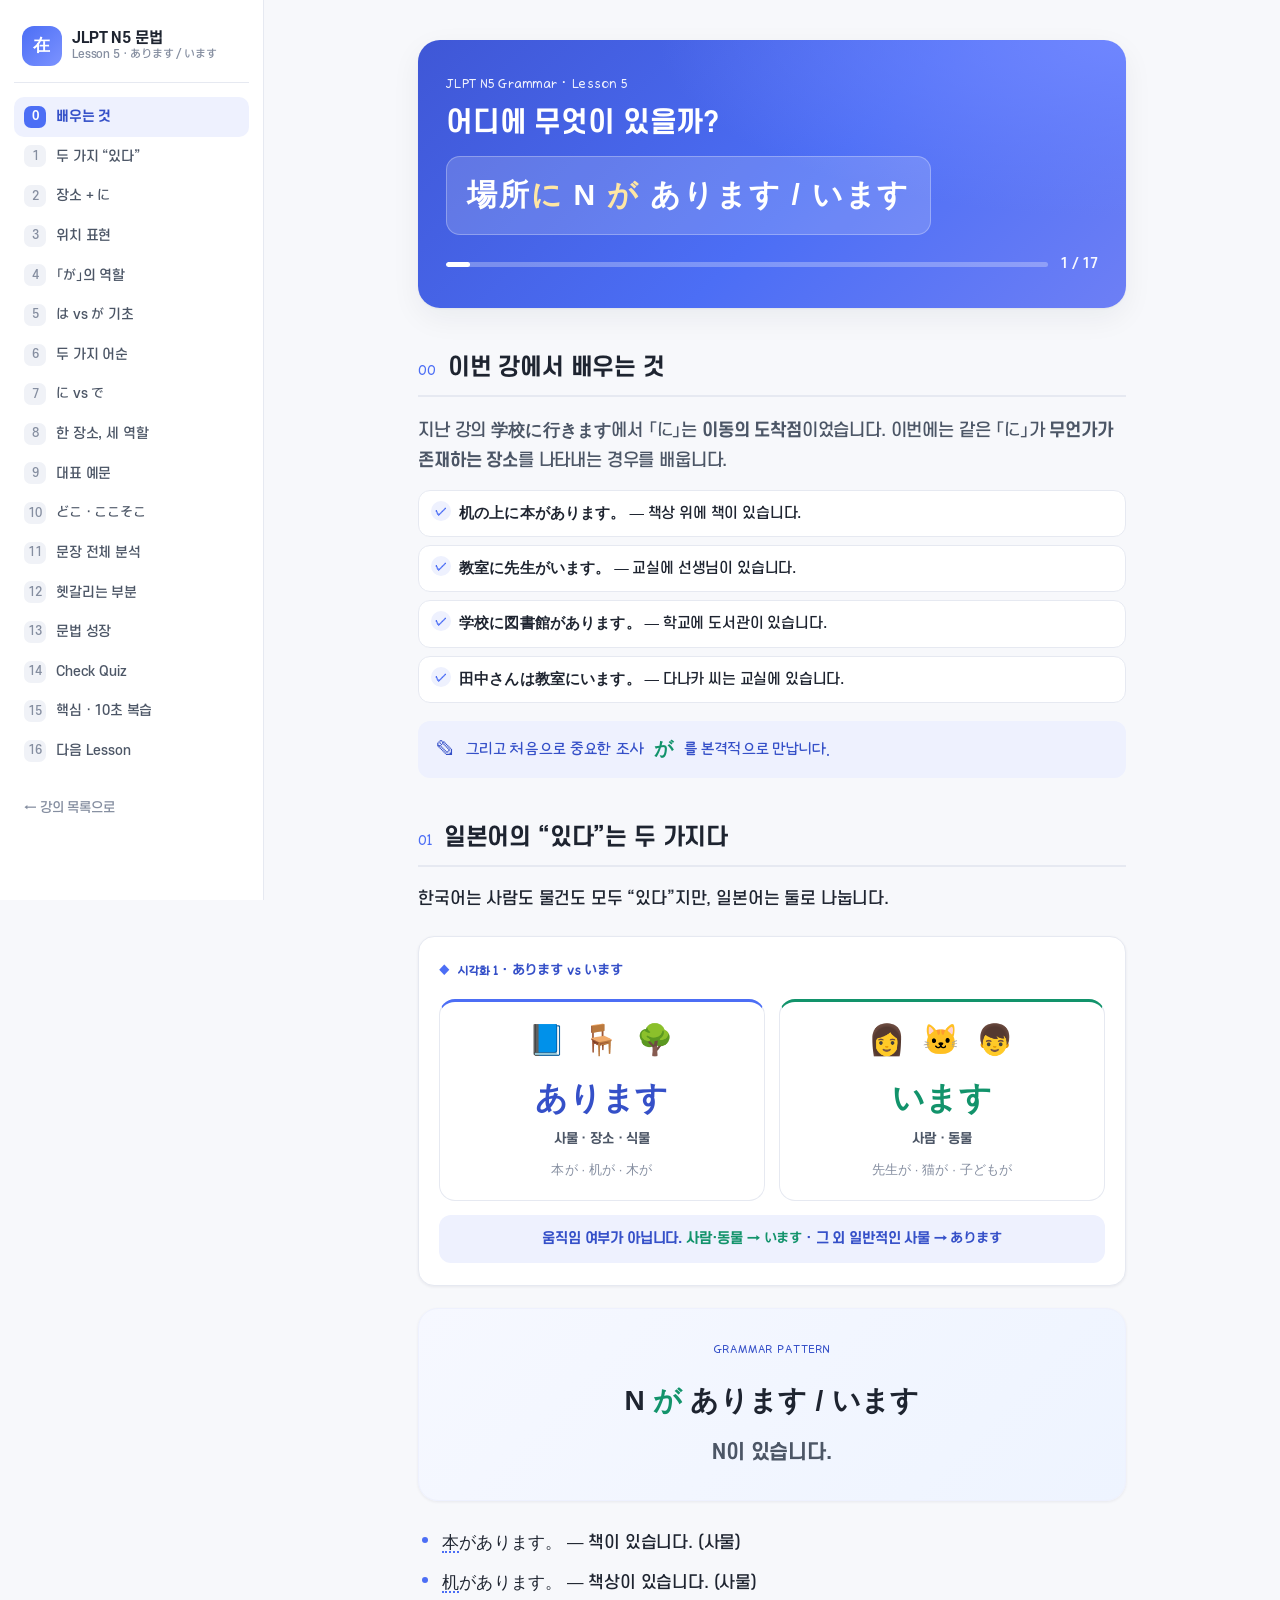
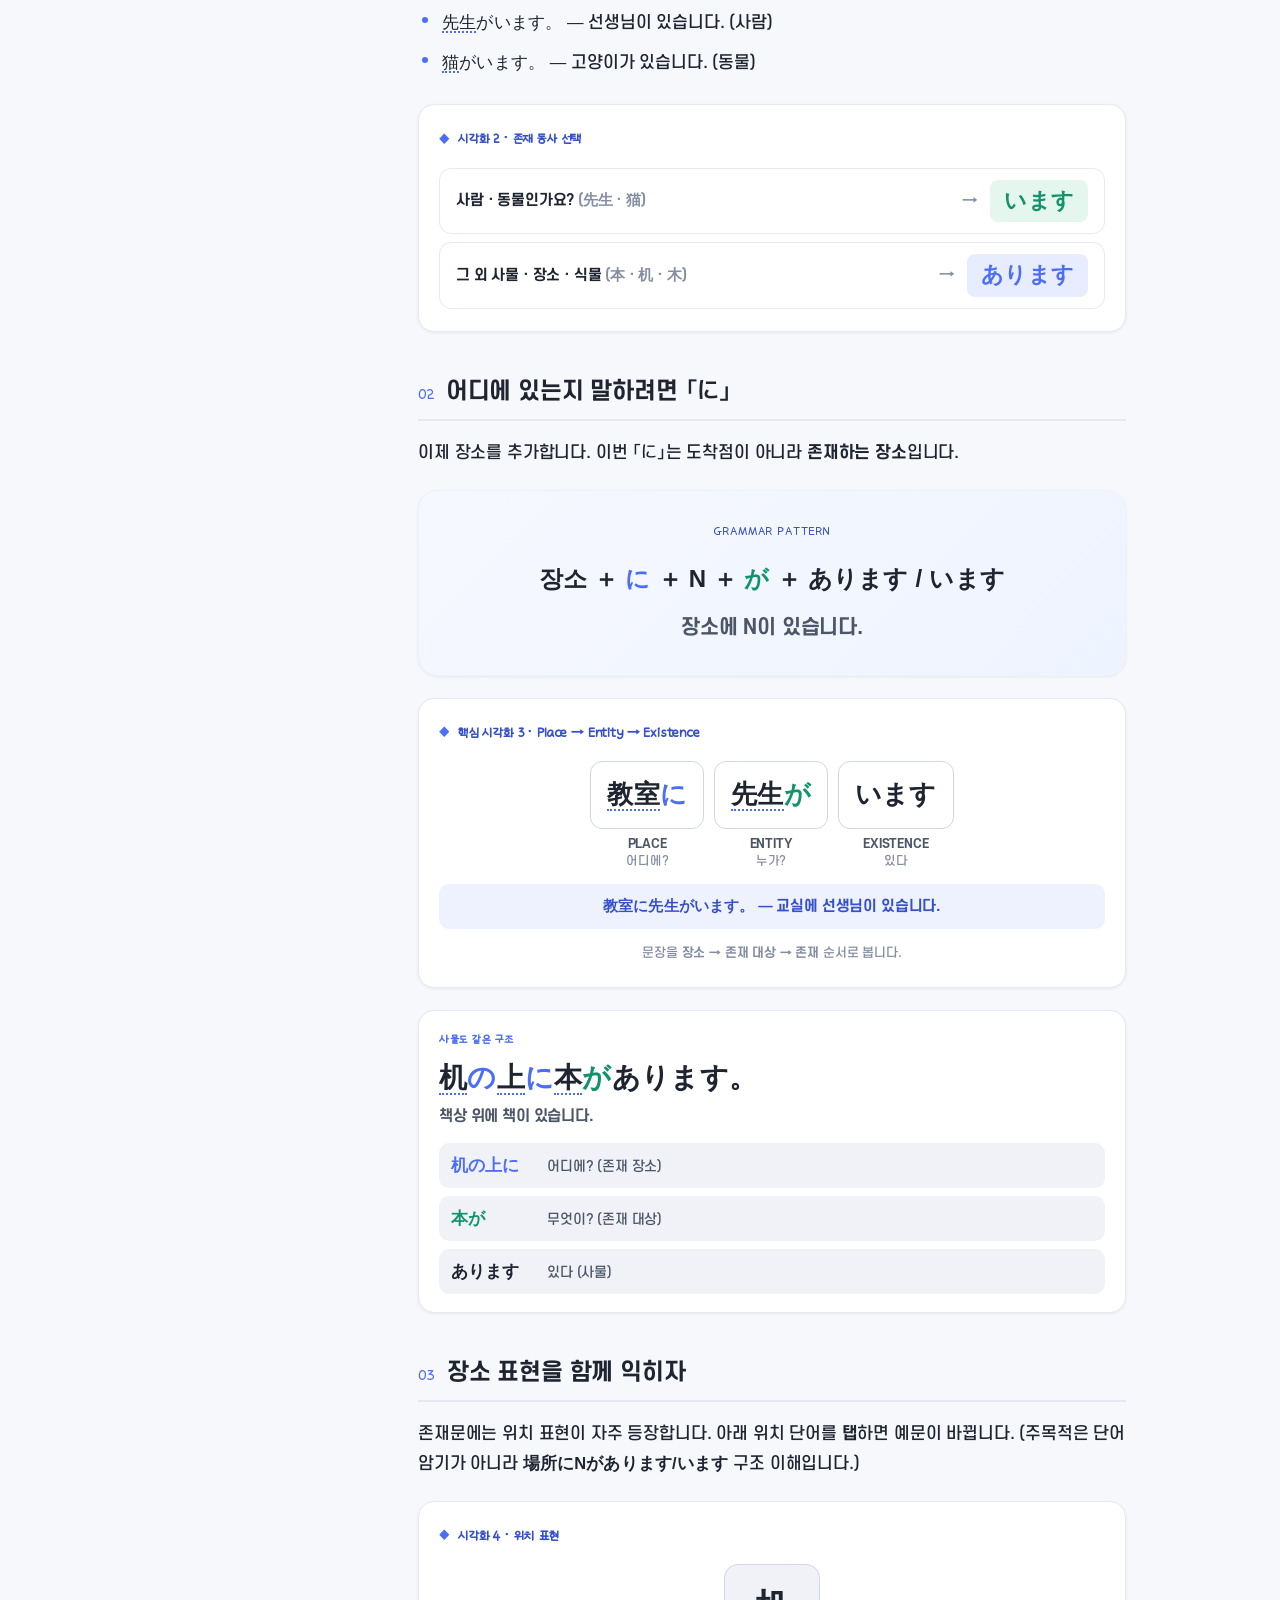
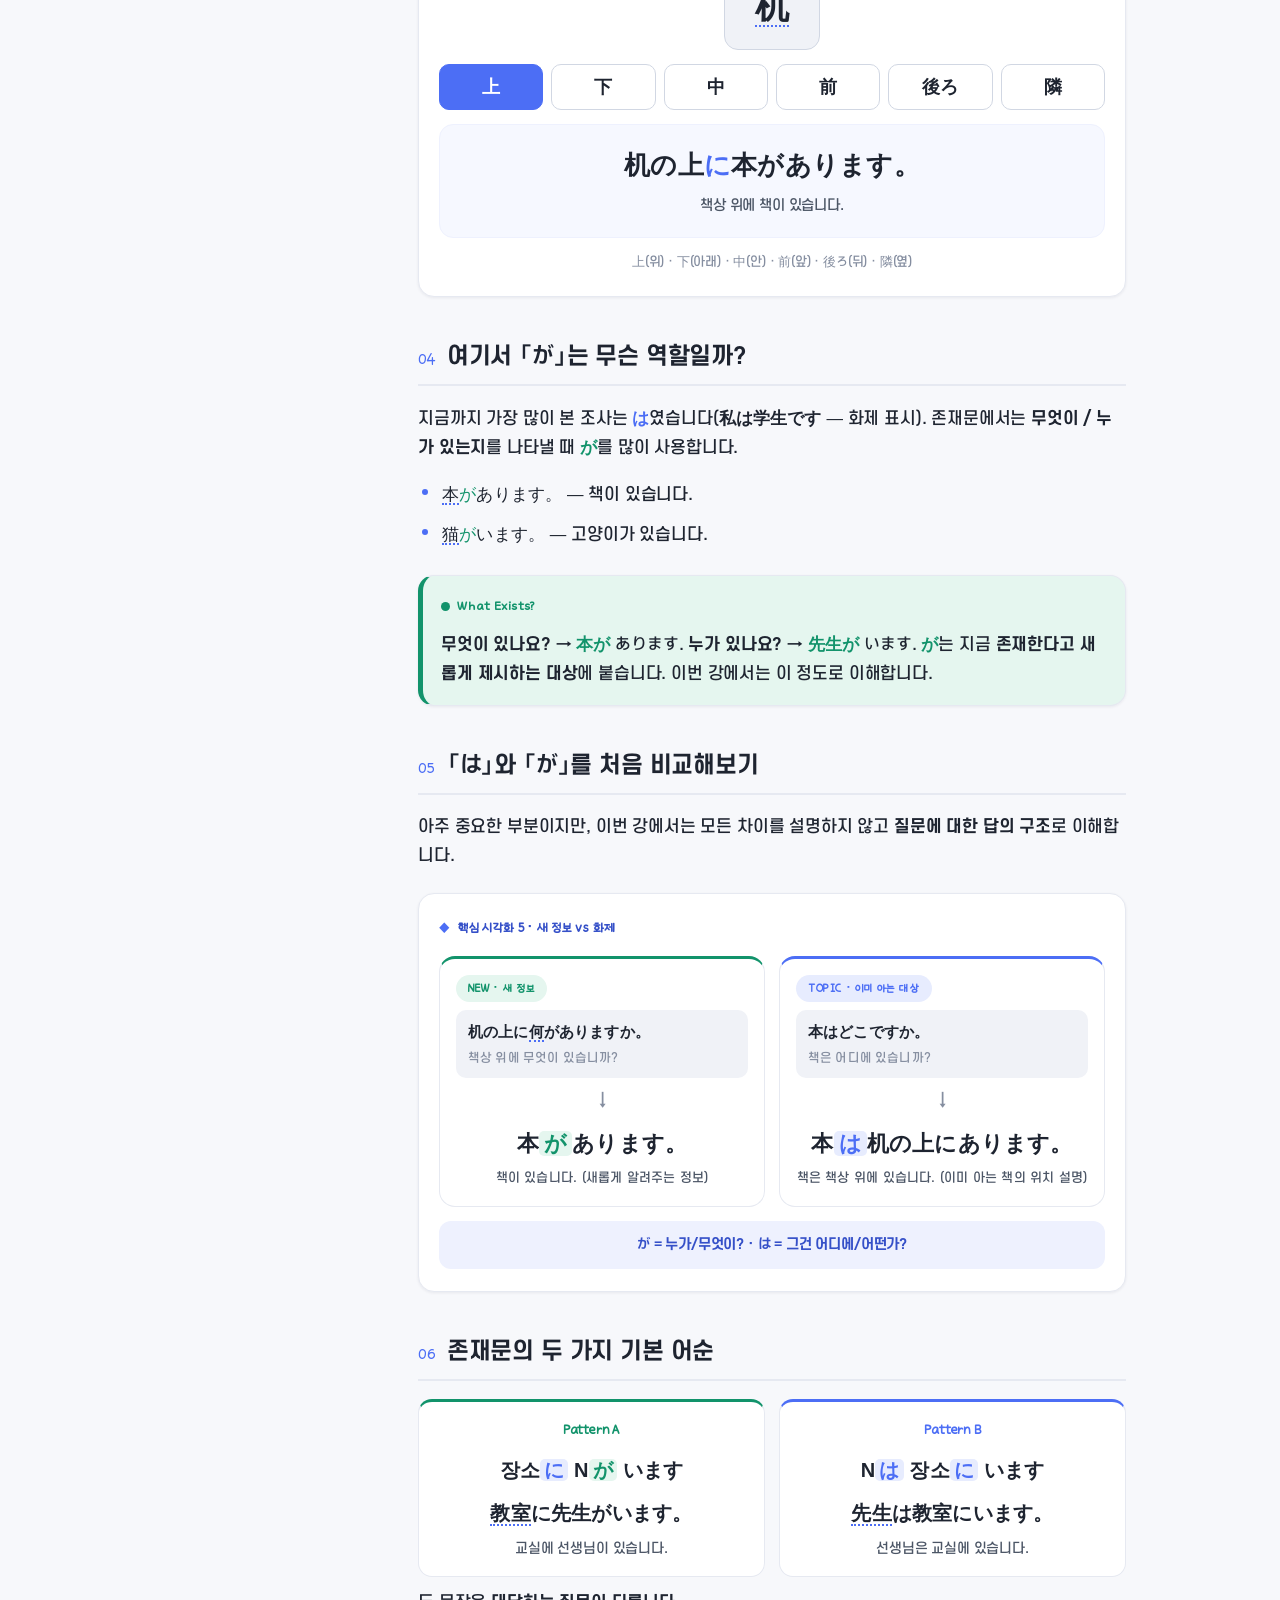
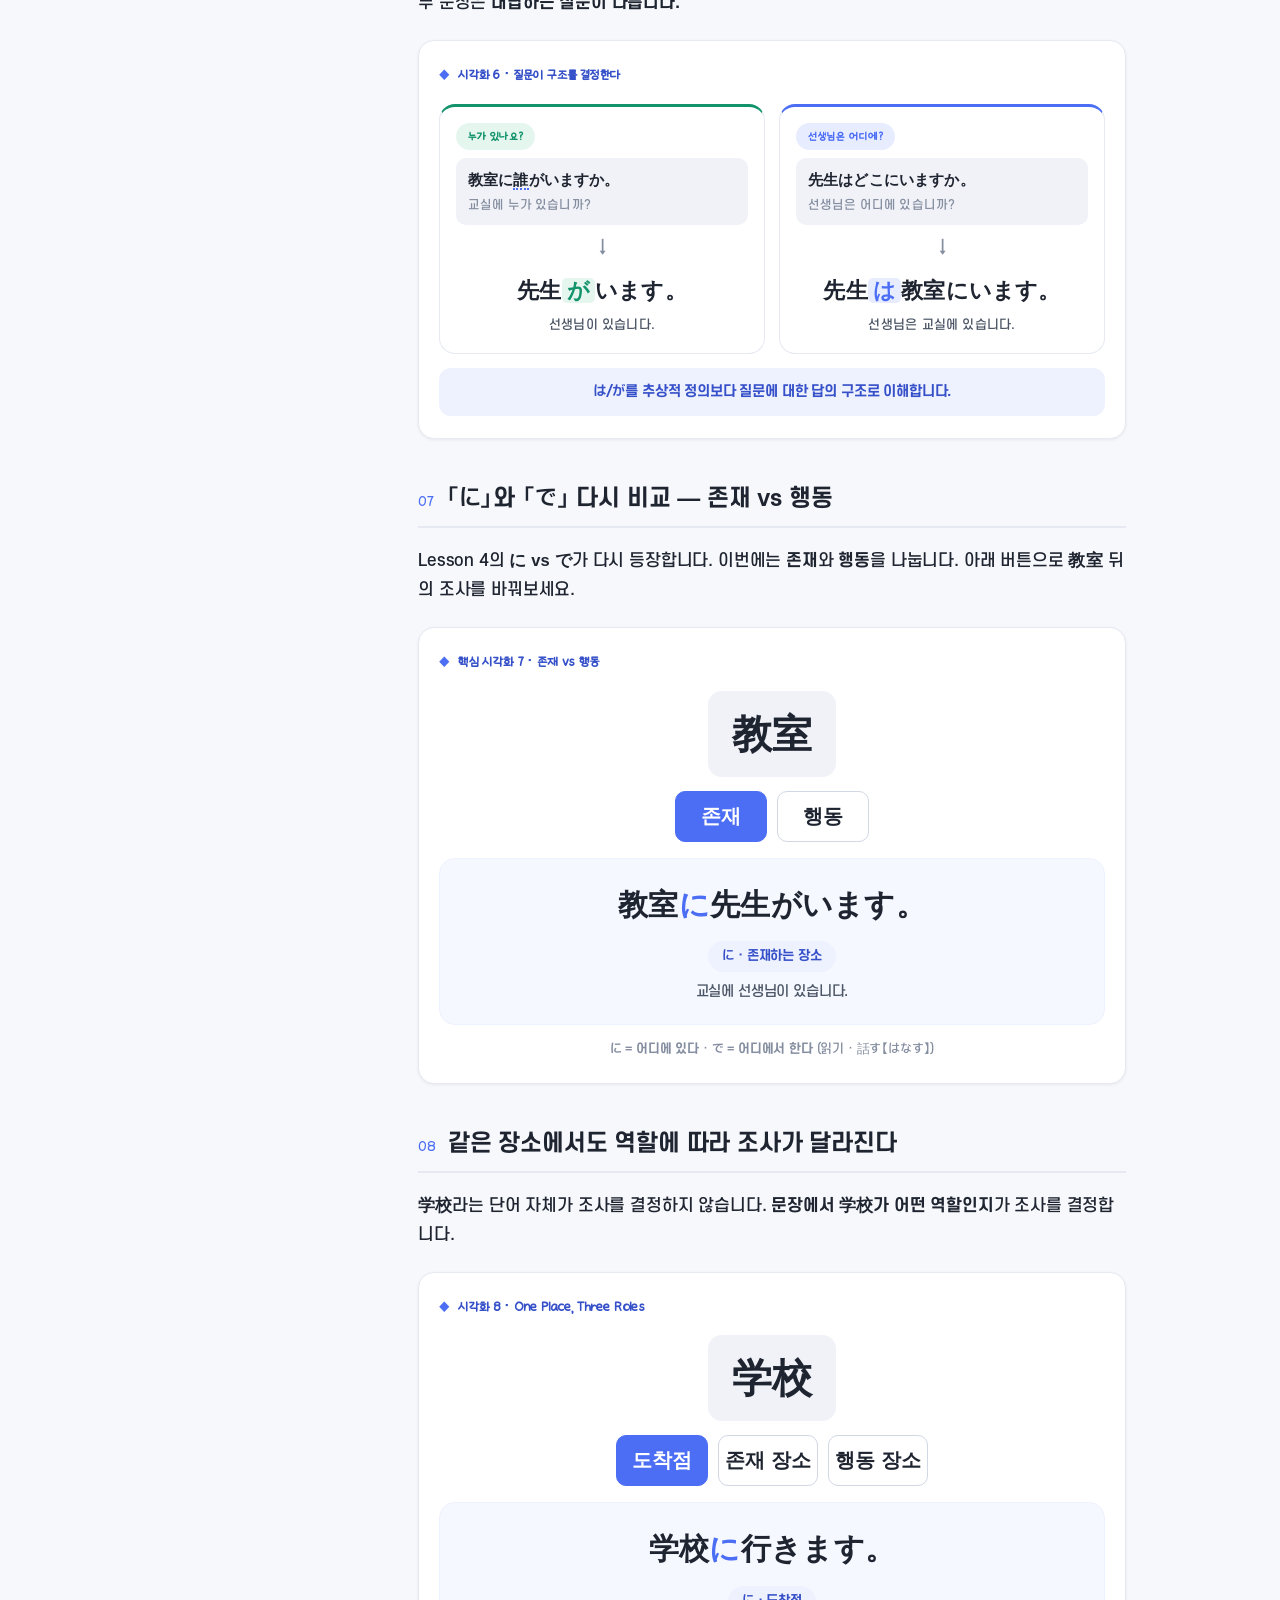
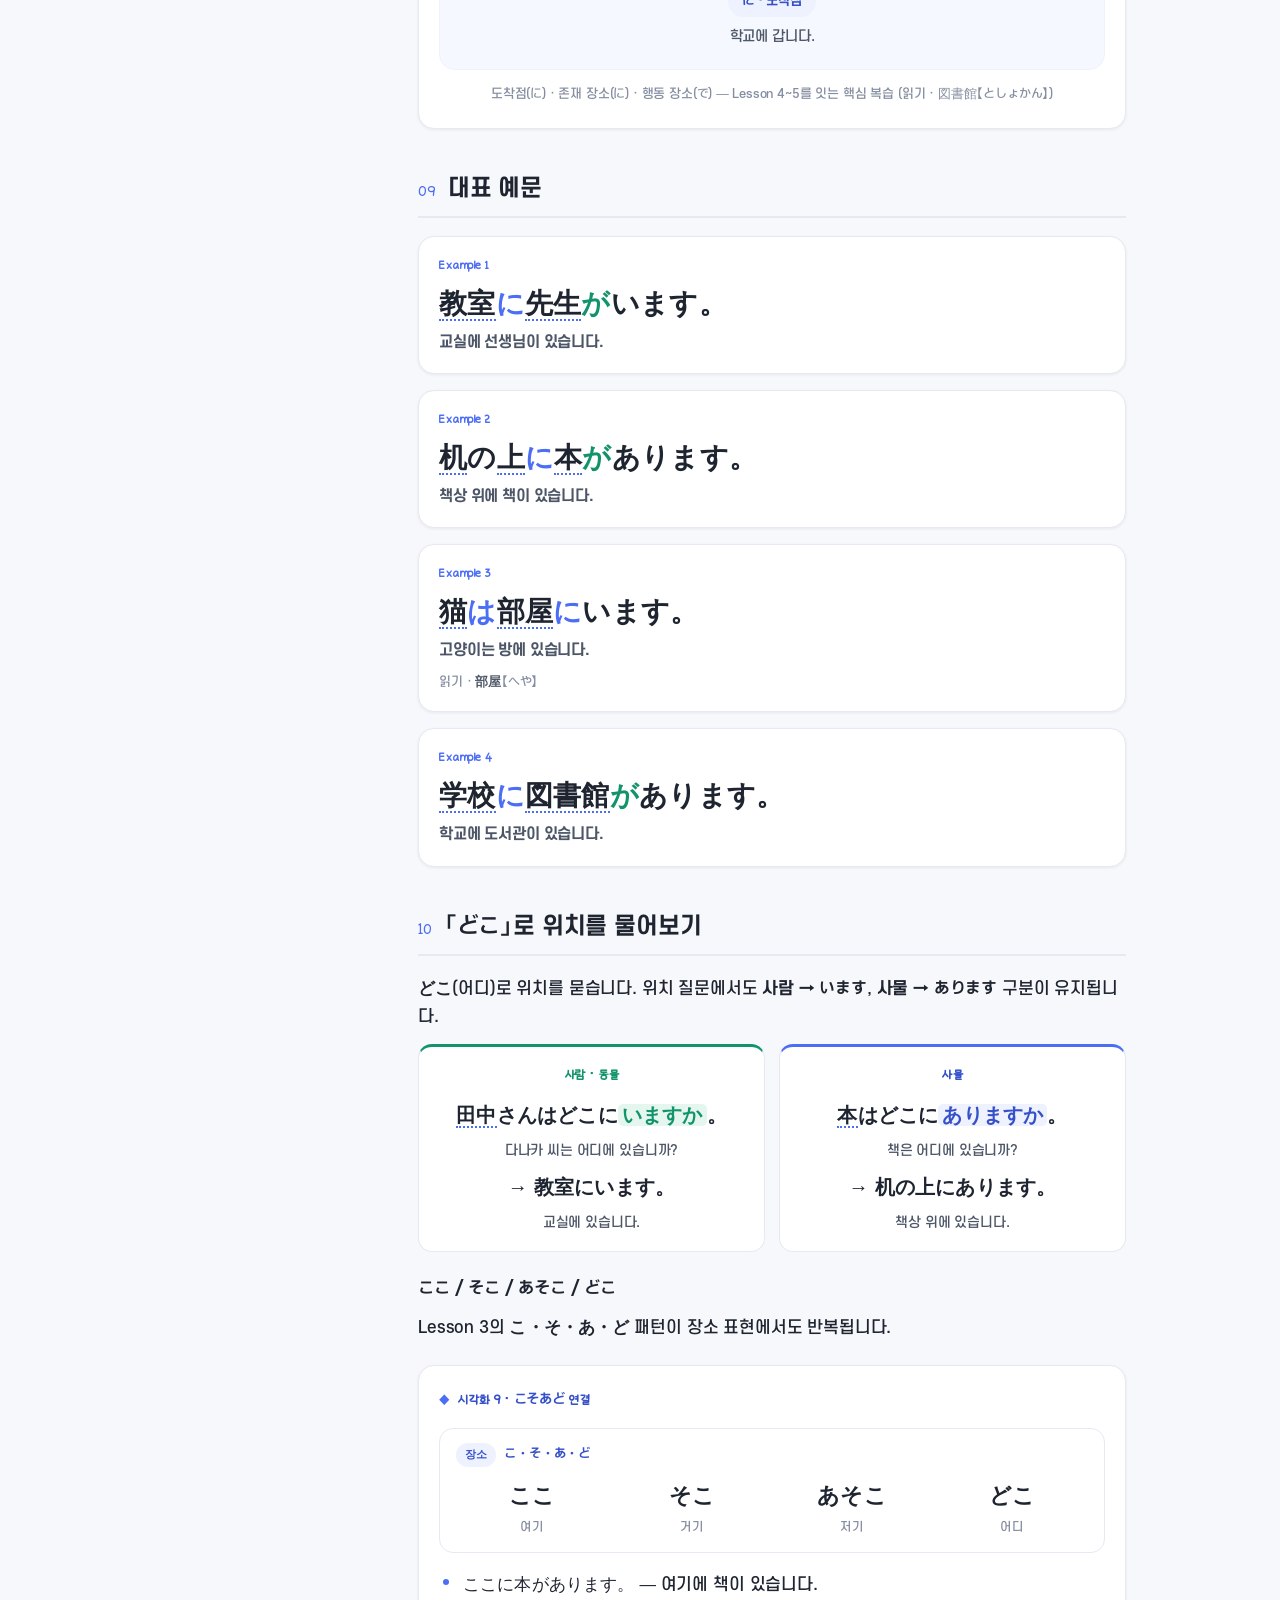
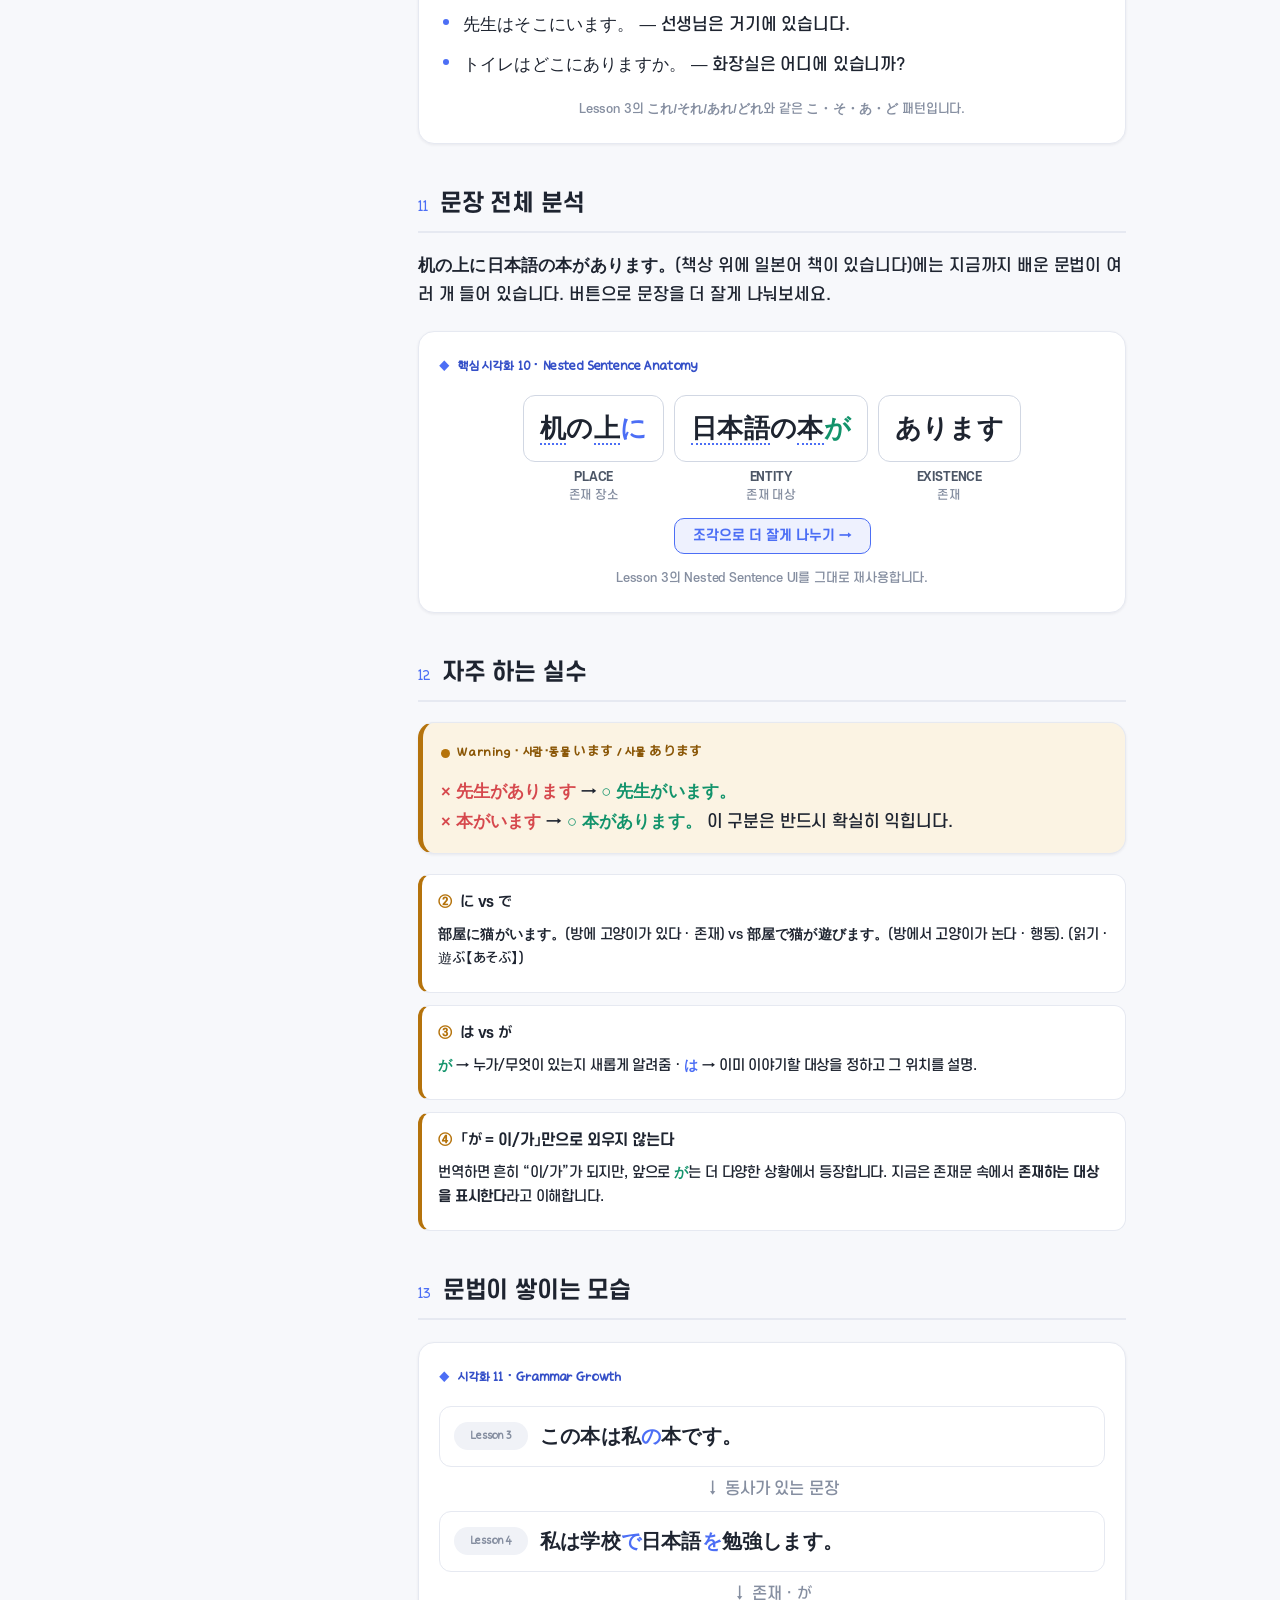
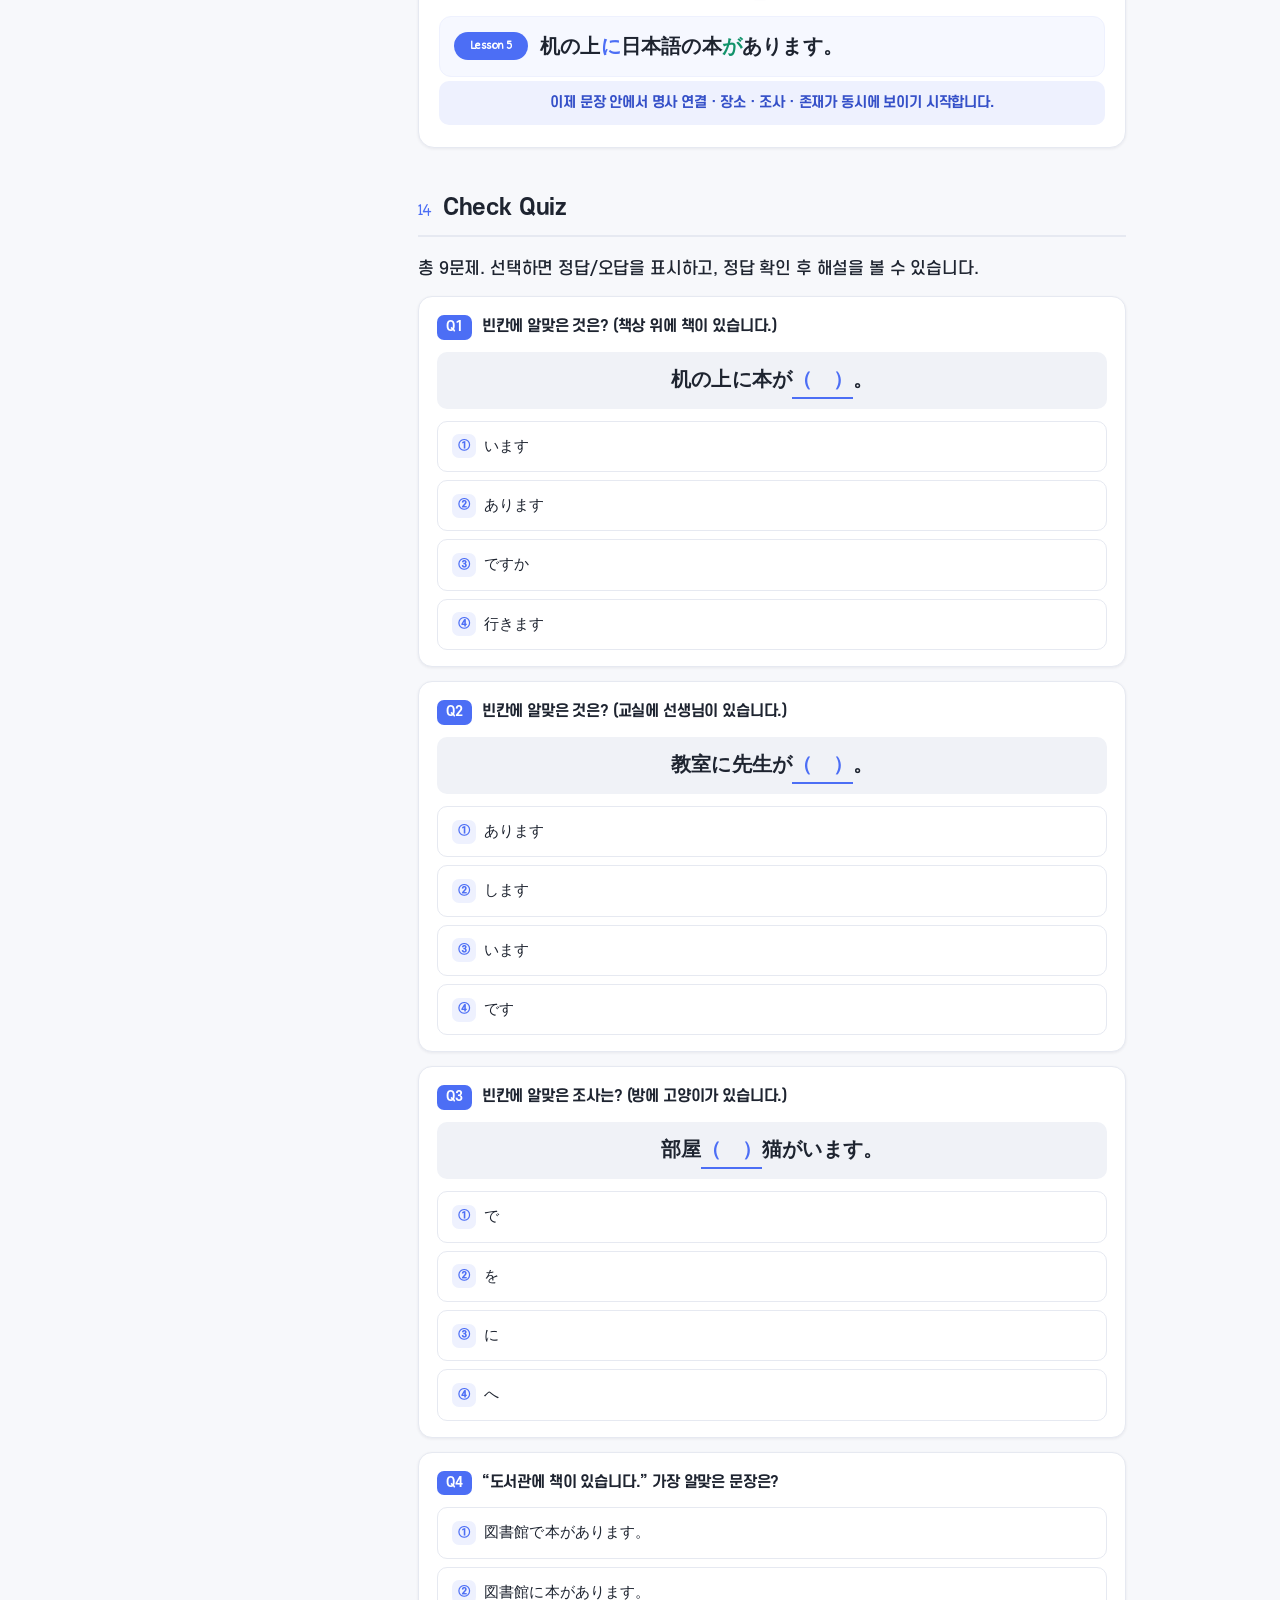
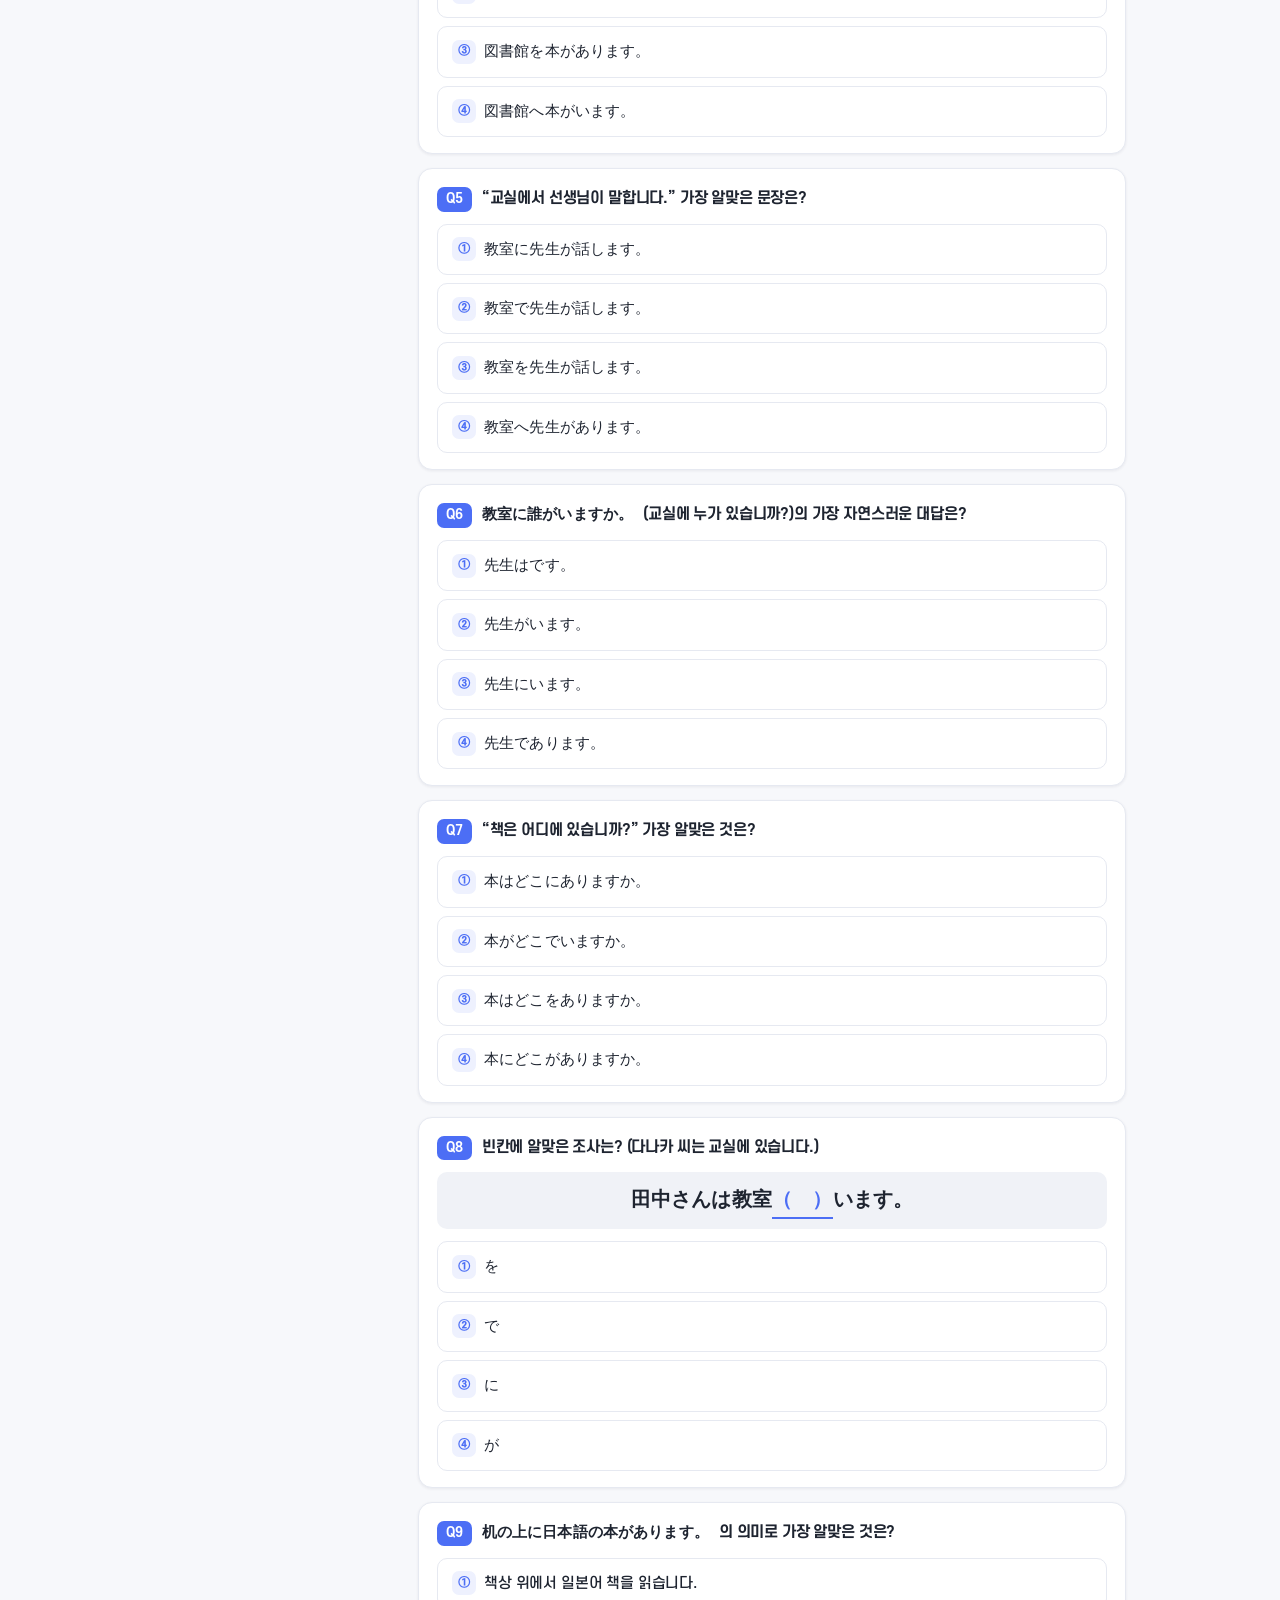
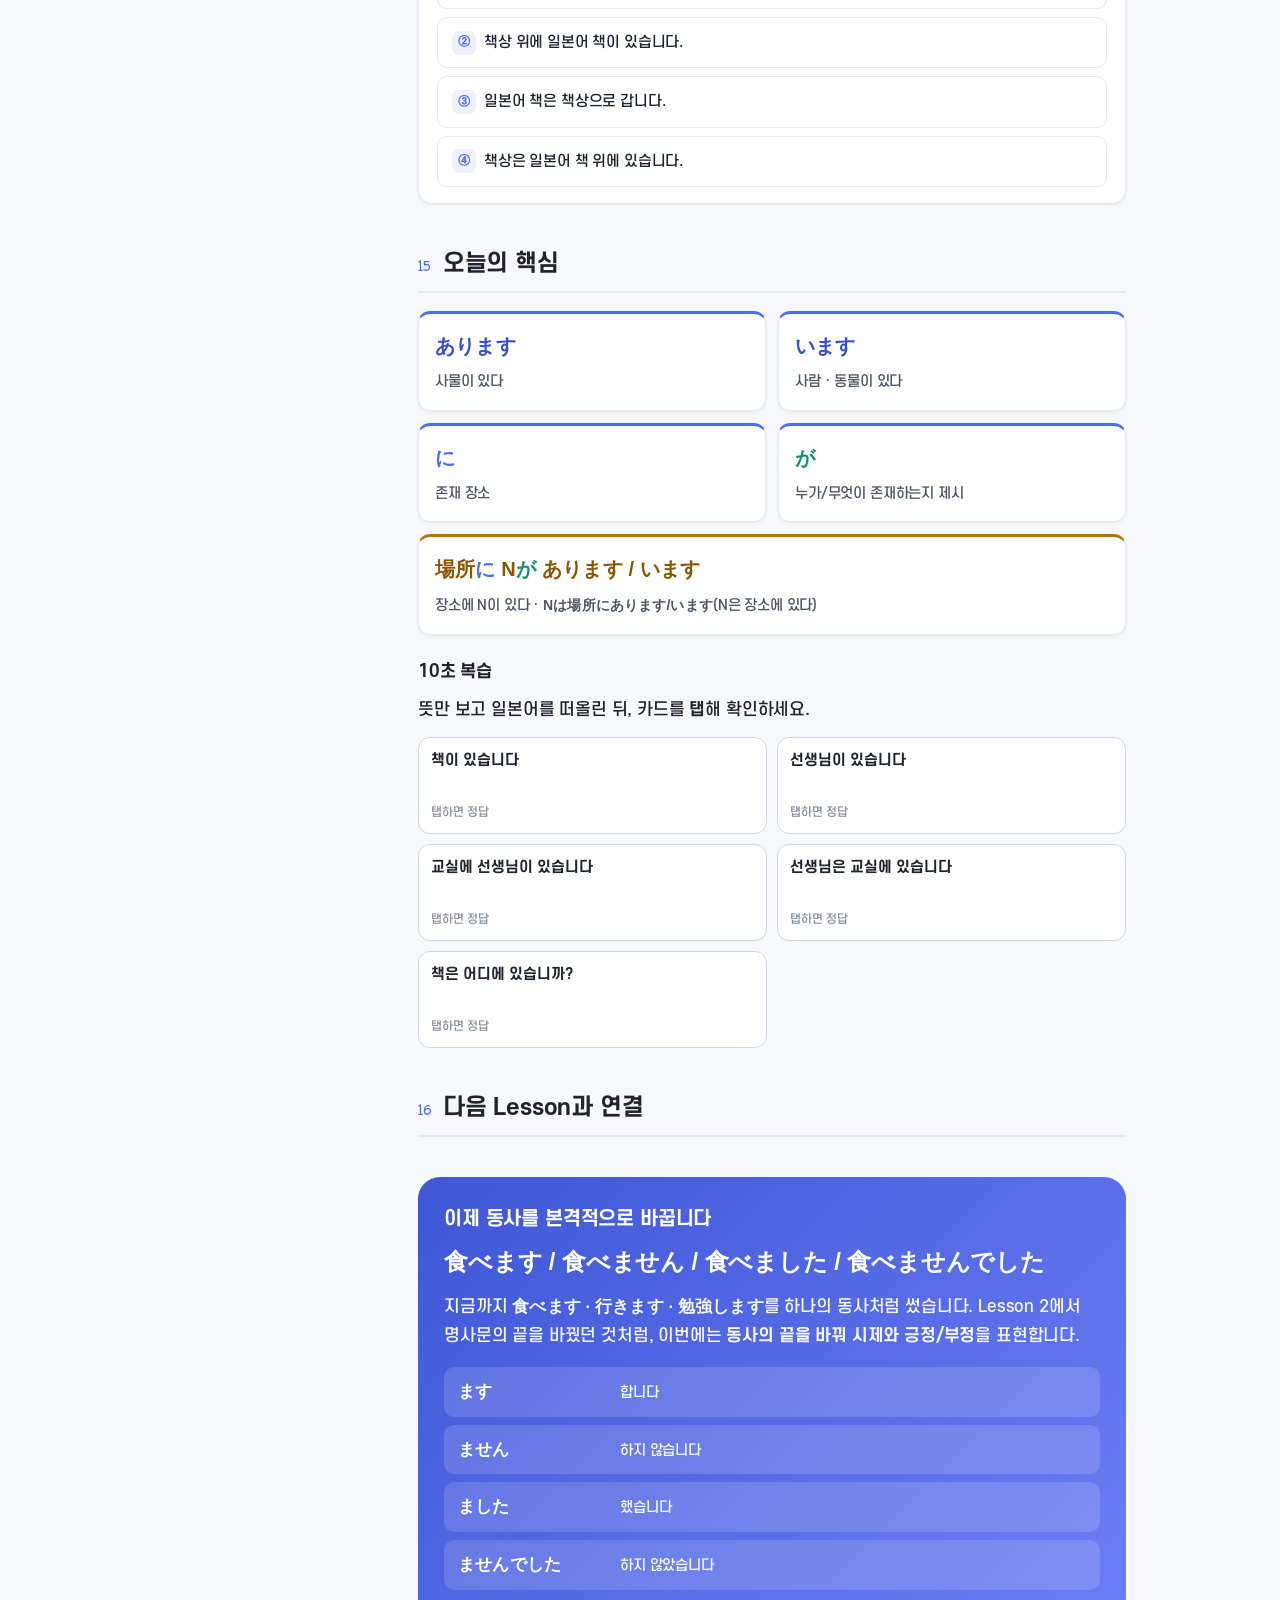
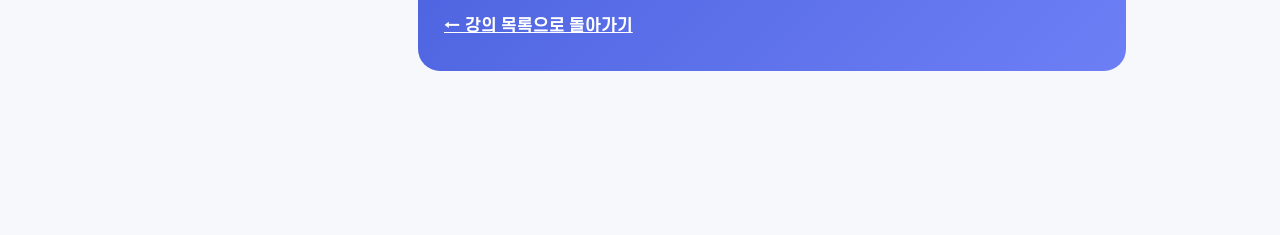
<file: lessons/n5/05.html>
<!DOCTYPE html>
<html lang="ko">
<head>
  <meta charset="UTF-8" />
  <meta name="viewport" content="width=device-width, initial-scale=1.0" />
  <title>Lesson 5 · 어디에 무엇이 있을까? 「あります / います + に / が」 — JLPT N5 문법</title>
  <meta name="description" content="존재를 나타내는 あります(사물)/います(사람·동물), 존재 장소의 に, 존재 대상의 が, は vs が 기초를 배우는 N5 문법 강의" />
  <link rel="stylesheet" href="../../assets/css/styles.css" />
</head>
<body>
  <!-- 모바일 상단바 -->
  <div class="topbar">
    <button class="hamburger" aria-label="목차 열기" aria-expanded="false"><span></span></button>
    <div class="topbar__title">Lesson 5 · あります / います</div>
    <span class="topbar__prog" data-prog-txt>1 / 17</span>
  </div>
  <div class="scrim" aria-hidden="true"></div>

  <div class="app">
    <!-- 사이드바 -->
    <aside class="sidebar" aria-label="강의 목차">
      <div class="sidebar__brand">
        <div class="sidebar__logo jp">在</div>
        <div class="sidebar__title">JLPT N5 문법
          <small>Lesson 5 · あります / います</small>
        </div>
      </div>
      <nav>
        <ul class="toc">
          <li><a href="#intro"><span class="num">0</span> 배우는 것</a></li>
          <li><a href="#aru-iru"><span class="num">1</span> 두 가지 “있다”</a></li>
          <li><a href="#place-ni"><span class="num">2</span> 장소 + に</a></li>
          <li><a href="#location"><span class="num">3</span> 위치 표현</a></li>
          <li><a href="#ga"><span class="num">4</span> 「が」의 역할</a></li>
          <li><a href="#wa-ga"><span class="num">5</span> は vs が 기초</a></li>
          <li><a href="#order"><span class="num">6</span> 두 가지 어순</a></li>
          <li><a href="#nide"><span class="num">7</span> に vs で</a></li>
          <li><a href="#roles"><span class="num">8</span> 한 장소, 세 역할</a></li>
          <li><a href="#examples"><span class="num">9</span> 대표 예문</a></li>
          <li><a href="#doko"><span class="num">10</span> どこ · ここそこ</a></li>
          <li><a href="#nested"><span class="num">11</span> 문장 전체 분석</a></li>
          <li><a href="#mistakes"><span class="num">12</span> 헷갈리는 부분</a></li>
          <li><a href="#growth"><span class="num">13</span> 문법 성장</a></li>
          <li><a href="#quiz"><span class="num">14</span> Check Quiz</a></li>
          <li><a href="#summary"><span class="num">15</span> 핵심 · 10초 복습</a></li>
          <li><a href="#next"><span class="num">16</span> 다음 Lesson</a></li>
        </ul>
      </nav>
      <a class="sidebar__back" href="../../index.html">← 강의 목록으로</a>
    </aside>

    <!-- 본문 -->
    <div class="content">
      <div class="wrap">

        <header class="lesson-hero">
          <div class="kicker">JLPT N5 Grammar · Lesson 5</div>
          <h1>어디에 무엇이 있을까?</h1>
          <div class="lesson-hero__pattern jp">場所<span class="pt">に</span> N <span class="pt">が</span> あります / います</div>
          <div class="progress">
            <div class="progress__bar"><div class="progress__fill"></div></div>
            <span class="progress__txt" data-prog-txt>1 / 17</span>
          </div>
        </header>

        <!-- ============ 0 · 배우는 것 ============ -->
        <section id="intro" class="section">
          <h2><span class="sec-no">00</span> 이번 강에서 배우는 것</h2>
          <p class="lead">지난 강의 <b class="jp">学校に行きます</b>에서 「に」는 <b>이동의 도착점</b>이었습니다. 이번에는 같은 「に」가
            <b>무언가가 존재하는 장소</b>를 나타내는 경우를 배웁니다.</p>
          <ul class="goals">
            <li><span class="jp">机の上に本があります。</span> — 책상 위에 책이 있습니다.</li>
            <li><span class="jp">教室に先生がいます。</span> — 교실에 선생님이 있습니다.</li>
            <li><span class="jp">学校に図書館があります。</span> — 학교에 도서관이 있습니다.</li>
            <li><span class="jp">田中さんは教室にいます。</span> — 다나카 씨는 교실에 있습니다.</li>
          </ul>
          <div class="oneline">그리고 처음으로 중요한 조사 <b class="jp" style="color:var(--info)">が</b>를 본격적으로 만납니다.</div>
        </section>

        <!-- ============ 1 · 두 가지 있다 ============ -->
        <section id="aru-iru" class="section">
          <h2><span class="sec-no">01</span> 일본어의 “있다”는 두 가지다</h2>
          <p>한국어는 사람도 물건도 모두 “있다”지만, 일본어는 둘로 나눕니다.</p>

          <!-- 시각화 1 · あります vs います (Priority 1) -->
          <div class="figure">
            <div class="figure__title">시각화 1 · あります vs います</div>
            <div class="exist2">
              <div class="existcard is-mono">
                <div class="existcard__emojis">📘 🪑 🌳</div>
                <div class="existcard__verb jp">あります</div>
                <div class="existcard__label">사물 · 장소 · 식물</div>
                <div class="existcard__ex jp">本が · 机が · 木が</div>
              </div>
              <div class="existcard is-anim">
                <div class="existcard__emojis">👩 🐱 👦</div>
                <div class="existcard__verb jp">います</div>
                <div class="existcard__label">사람 · 동물</div>
                <div class="existcard__ex jp">先生が · 猫が · 子どもが</div>
              </div>
              <div class="exist2__note">움직임 여부가 아닙니다. <b>사람·동물 → います</b> · 그 외 일반적인 사물 → あります</div>
            </div>
          </div>

          <div class="gpat">
            <div class="gpat__label">Grammar Pattern</div>
            <div class="gpat__row"><span class="jp" style="font-size:clamp(19px,5vw,28px);font-weight:700;">N <span style="color:var(--info)">が</span> あります / います</span></div>
            <div class="gpat__mean">N이 있습니다.</div>
          </div>
          <ul class="clean">
            <li><span class="jp"><span class="furi" data-yomi="ほん">本</span>があります。</span> — 책이 있습니다. (사물)</li>
            <li><span class="jp"><span class="furi" data-yomi="つくえ">机</span>があります。</span> — 책상이 있습니다. (사물)</li>
            <li><span class="jp"><span class="furi" data-yomi="せんせい">先生</span>がいます。</span> — 선생님이 있습니다. (사람)</li>
            <li><span class="jp"><span class="furi" data-yomi="ねこ">猫</span>がいます。</span> — 고양이가 있습니다. (동물)</li>
          </ul>

          <!-- 시각화 2 · 존재 동사 선택 -->
          <div class="figure">
            <div class="figure__title">시각화 2 · 존재 동사 선택</div>
            <div class="cheat">
              <div class="cheat__row"><span class="cheat__q">사람 · 동물인가요? <span style="color:var(--ink-faint)">(先生 · 猫)</span></span><span class="cheat__arrow">→</span><span class="cheat__p jp" style="color:var(--info);background:var(--info-soft)">います</span></div>
              <div class="cheat__row"><span class="cheat__q">그 외 사물 · 장소 · 식물 <span style="color:var(--ink-faint)">(本 · 机 · 木)</span></span><span class="cheat__arrow">→</span><span class="cheat__p jp">あります</span></div>
            </div>
          </div>
        </section>

        <!-- ============ 2 · 장소 + に ============ -->
        <section id="place-ni" class="section">
          <h2><span class="sec-no">02</span> 어디에 있는지 말하려면 「に」</h2>
          <p>이제 장소를 추가합니다. 이번 「に」는 도착점이 아니라 <b>존재하는 장소</b>입니다.</p>
          <div class="gpat">
            <div class="gpat__label">Grammar Pattern</div>
            <div class="gpat__row"><span class="jp" style="font-size:clamp(16px,4.4vw,24px);font-weight:700;">장소 ＋ <span class="pt">に</span> ＋ N ＋ <span style="color:var(--info)">が</span> ＋ あります / います</span></div>
            <div class="gpat__mean">장소에 N이 있습니다.</div>
          </div>

          <!-- 핵심 시각화 3 · Place → Entity → Existence (Priority 2) -->
          <div class="figure">
            <div class="figure__title">핵심 시각화 3 · Place → Entity → Existence</div>
            <div class="chunks">
              <div class="chunk"><div class="chunk__box jp"><span class="furi" data-yomi="きょうしつ">教室</span><span class="pt">に</span></div><div class="chunk__cap"><b>PLACE</b>어디에?</div></div>
              <div class="chunk"><div class="chunk__box jp"><span class="furi" data-yomi="せんせい">先生</span><span style="color:var(--info)">が</span></div><div class="chunk__cap"><b>ENTITY</b>누가?</div></div>
              <div class="chunk"><div class="chunk__box jp">います</div><div class="chunk__cap"><b>EXISTENCE</b>있다</div></div>
            </div>
            <div class="chunk-flow"><span class="jp">教室に先生がいます。</span> — 교실에 선생님이 있습니다.</div>
            <div class="figure__cap">문장을 <b>장소 → 존재 대상 → 존재</b> 순서로 봅니다.</div>
          </div>

          <div class="ex">
            <div class="ex__no">사물도 같은 구조</div>
            <div class="ex__jp jp"><span class="furi" data-yomi="つくえ">机</span><span class="no" style="color:var(--particle)">の</span><span class="furi" data-yomi="うえ">上</span><span class="pt">に</span><span class="furi" data-yomi="ほん">本</span><span style="color:var(--info)">が</span>あります。</div>
            <div class="ex__ko">책상 위에 책이 있습니다.</div>
            <div class="ex__struct">
              <div class="ex__row is-topic"><span class="k jp">机の上に</span><span class="v">어디에? (존재 장소)</span></div>
              <div class="ex__row is-info"><span class="k jp">本が</span><span class="v">무엇이? (존재 대상)</span></div>
              <div class="ex__row"><span class="k jp">あります</span><span class="v">있다 (사물)</span></div>
            </div>
          </div>
        </section>

        <!-- ============ 3 · 위치 표현 ============ -->
        <section id="location" class="section">
          <h2><span class="sec-no">03</span> 장소 표현을 함께 익히자</h2>
          <p>존재문에는 위치 표현이 자주 등장합니다. 아래 위치 단어를 <b>탭</b>하면 예문이 바뀝니다.
            (주목적은 단어 암기가 아니라 <b class="jp">場所にNがあります/います</b> 구조 이해입니다.)</p>

          <!-- 시각화 5 · Location Vocabulary (Priority 5, 인터랙티브) -->
          <div class="figure" data-spatial>
            <div class="figure__title">시각화 4 · 위치 표현</div>
            <div class="spatial">
              <div class="spatial__center jp"><span class="furi" data-yomi="つくえ">机</span></div>
              <div class="spatial__words">
                <button class="locbtn" data-jp="机の上<span class='pt'>に</span>本があります。" data-ko="책상 위에 책이 있습니다.">上</button>
                <button class="locbtn" data-jp="机の下<span class='pt'>に</span>猫がいます。" data-ko="책상 아래에 고양이가 있습니다.">下</button>
                <button class="locbtn" data-jp="かばんの中<span class='pt'>に</span>薬があります。" data-ko="가방 안에 약이 있습니다.">中</button>
                <button class="locbtn" data-jp="学校の前<span class='pt'>に</span>先生がいます。" data-ko="학교 앞에 선생님이 있습니다.">前</button>
                <button class="locbtn" data-jp="机の後ろ<span class='pt'>に</span>かばんがあります。" data-ko="책상 뒤에 가방이 있습니다.">後ろ</button>
                <button class="locbtn" data-jp="先生の隣<span class='pt'>に</span>田中さんがいます。" data-ko="선생님 옆에 다나카 씨가 있습니다.">隣</button>
              </div>
              <div class="spatial__out">
                <div class="spatial__jp jp" data-sp-jp></div>
                <div class="spatial__ko" data-sp-ko></div>
              </div>
            </div>
            <div class="figure__cap">上(위) · 下(아래) · 中(안) · 前(앞) · 後ろ(뒤) · 隣(옆)</div>
          </div>
        </section>

        <!-- ============ 4 · が의 역할 ============ -->
        <section id="ga" class="section">
          <h2><span class="sec-no">04</span> 여기서 「が」는 무슨 역할일까?</h2>
          <p>지금까지 가장 많이 본 조사는 <b class="jp pt">は</b>였습니다(<b class="jp">私は学生です</b> — 화제 표시).
            존재문에서는 <b>무엇이 / 누가 있는지</b>를 나타낼 때 <b class="jp" style="color:var(--info)">が</b>를 많이 사용합니다.</p>
          <ul class="clean">
            <li><span class="jp"><span class="furi" data-yomi="ほん">本</span><span style="color:var(--info)">が</span>あります。</span> — 책이 있습니다.</li>
            <li><span class="jp"><span class="furi" data-yomi="ねこ">猫</span><span style="color:var(--info)">が</span>います。</span> — 고양이가 있습니다.</li>
          </ul>
          <div class="card card--point">
            <div class="card__label"><span class="dot"></span>What Exists?</div>
            <p><b>무엇이 있나요?</b> → <b class="jp" style="color:var(--info)">本が</b> あります. <b>누가 있나요?</b> → <b class="jp" style="color:var(--info)">先生が</b> います.
              <b class="jp" style="color:var(--info)">が</b>는 지금 <b>존재한다고 새롭게 제시하는 대상</b>에 붙습니다. 이번 강에서는 이 정도로 이해합니다.</p>
          </div>
        </section>

        <!-- ============ 5 · は vs が 기초 ============ -->
        <section id="wa-ga" class="section">
          <h2><span class="sec-no">05</span> 「は」와 「が」를 처음 비교해보기</h2>
          <p>아주 중요한 부분이지만, 이번 강에서는 모든 차이를 설명하지 않고 <b>질문에 대한 답의 구조</b>로 이해합니다.</p>

          <!-- 핵심 시각화 7 · New Information vs Topic (Priority 3) -->
          <div class="figure">
            <div class="figure__title">핵심 시각화 5 · 새 정보 vs 화제</div>
            <div class="qa2">
              <div class="qacard is-ga">
                <div class="qacard__tag">NEW · 새 정보</div>
                <div class="qacard__q jp">机の上に<span class="furi" data-yomi="なに">何</span>がありますか。<span class="ko">책상 위에 무엇이 있습니까?</span></div>
                <div class="qacard__arrow">↓</div>
                <div class="qacard__a jp">本<span class="hl-ga">が</span>あります。<span class="ko">책이 있습니다. (새롭게 알려주는 정보)</span></div>
              </div>
              <div class="qacard is-wa">
                <div class="qacard__tag">TOPIC · 이미 아는 대상</div>
                <div class="qacard__q jp">本はどこですか。<span class="ko">책은 어디에 있습니까?</span></div>
                <div class="qacard__arrow">↓</div>
                <div class="qacard__a jp">本<span class="hl-wa">は</span>机の上にあります。<span class="ko">책은 책상 위에 있습니다. (이미 아는 책의 위치 설명)</span></div>
              </div>
              <div class="qa2__note">が = 누가/무엇이? · は = 그건 어디에/어떤가?</div>
            </div>
          </div>
        </section>

        <!-- ============ 6 · 두 가지 어순 ============ -->
        <section id="order" class="section">
          <h2><span class="sec-no">06</span> 존재문의 두 가지 기본 어순</h2>
          <div class="vs2">
            <div class="vs2__col is-mo">
              <div class="vs2__head" style="font-family:var(--font-cute);font-size:14px;color:var(--info)">Pattern A</div>
              <div class="vs2__jp jp">장소<span class="hl-mo" style="color:var(--particle);background:var(--particle-soft)">に</span> N<span class="hl-mo">が</span> います</div>
              <div class="vs2__jp jp" style="margin-top:8px;"><span class="furi" data-yomi="きょうしつ">教室</span>に先生がいます。</div>
              <div class="vs2__ko">교실에 선생님이 있습니다.</div>
            </div>
            <div class="vs2__col is-ha">
              <div class="vs2__head" style="font-family:var(--font-cute);font-size:14px;color:var(--particle)">Pattern B</div>
              <div class="vs2__jp jp">N<span class="hl-ha">は</span> 장소<span class="hl-ha" style="color:var(--particle);background:var(--particle-soft)">に</span> います</div>
              <div class="vs2__jp jp" style="margin-top:8px;"><span class="furi" data-yomi="せんせい">先生</span>は教室にいます。</div>
              <div class="vs2__ko">선생님은 교실에 있습니다.</div>
            </div>
          </div>

          <p>두 문장은 <b>대답하는 질문이 다릅니다.</b></p>
          <!-- 시각화 8 · Question Determines Structure -->
          <div class="figure">
            <div class="figure__title">시각화 6 · 질문이 구조를 결정한다</div>
            <div class="qa2">
              <div class="qacard is-ga">
                <div class="qacard__tag">누가 있나요?</div>
                <div class="qacard__q jp">教室に<span class="furi" data-yomi="だれ">誰</span>がいますか。<span class="ko">교실에 누가 있습니까?</span></div>
                <div class="qacard__arrow">↓</div>
                <div class="qacard__a jp">先生<span class="hl-ga">が</span>います。<span class="ko">선생님이 있습니다.</span></div>
              </div>
              <div class="qacard is-wa">
                <div class="qacard__tag">선생님은 어디에?</div>
                <div class="qacard__q jp">先生はどこにいますか。<span class="ko">선생님은 어디에 있습니까?</span></div>
                <div class="qacard__arrow">↓</div>
                <div class="qacard__a jp">先生<span class="hl-wa">は</span>教室にいます。<span class="ko">선생님은 교실에 있습니다.</span></div>
              </div>
              <div class="qa2__note">は/が를 추상적 정의보다 <b>질문에 대한 답의 구조</b>로 이해합니다.</div>
            </div>
          </div>
        </section>

        <!-- ============ 7 · に vs で ============ -->
        <section id="nide" class="section">
          <h2><span class="sec-no">07</span> 「に」와 「で」 다시 비교 — 존재 vs 행동</h2>
          <p>Lesson 4의 <b class="jp">に vs で</b>가 다시 등장합니다. 이번에는 <b>존재</b>와 <b>행동</b>을 나눕니다.
            아래 버튼으로 <b class="jp">教室</b> 뒤의 조사를 바꿔보세요.</p>

          <!-- 핵심 시각화 9 · 존재 vs 행동 (Priority 4, samenoun 재사용) -->
          <div class="figure">
            <div class="figure__title">핵심 시각화 7 · 존재 vs 행동</div>
            <div class="samenoun" data-samenoun>
              <div class="samenoun__fixed jp">教室</div>
              <div class="samenoun__btns">
                <button class="toggle" data-jp="教室<span class='pt'>に</span>先生がいます。" data-role="に · 존재하는 장소" data-ko="교실에 선생님이 있습니다.">존재</button>
                <button class="toggle" data-jp="教室<span class='pt'>で</span>先生が話します。" data-role="で · 행동이 이루어지는 장소" data-ko="교실에서 선생님이 말합니다.">행동</button>
              </div>
              <div class="samenoun__out">
                <div class="samenoun__jp jp" data-sn-jp></div>
                <div class="samenoun__role" data-sn-role></div>
                <div class="samenoun__ko" data-sn-ko></div>
              </div>
            </div>
            <div class="figure__cap"><b>に = 어디에 있다</b> · <b>で = 어디에서 한다</b> (읽기 · 話す【はなす】)</div>
          </div>
        </section>

        <!-- ============ 8 · 한 장소, 세 역할 ============ -->
        <section id="roles" class="section">
          <h2><span class="sec-no">08</span> 같은 장소에서도 역할에 따라 조사가 달라진다</h2>
          <p><b class="jp">学校</b>라는 단어 자체가 조사를 결정하지 않습니다. <b>문장에서 学校가 어떤 역할인지</b>가 조사를 결정합니다.</p>

          <!-- 시각화 10 · One Place, Three Roles (samenoun 3버튼) -->
          <div class="figure">
            <div class="figure__title">시각화 8 · One Place, Three Roles</div>
            <div class="samenoun" data-samenoun>
              <div class="samenoun__fixed jp">学校</div>
              <div class="samenoun__btns">
                <button class="toggle" data-jp="学校<span class='pt'>に</span>行きます。" data-role="に · 도착점" data-ko="학교에 갑니다.">도착점</button>
                <button class="toggle" data-jp="学校<span class='pt'>に</span>図書館があります。" data-role="に · 존재 장소" data-ko="학교에 도서관이 있습니다.">존재 장소</button>
                <button class="toggle" data-jp="学校<span class='pt'>で</span>勉強します。" data-role="で · 행동 장소" data-ko="학교에서 공부합니다.">행동 장소</button>
              </div>
              <div class="samenoun__out">
                <div class="samenoun__jp jp" data-sn-jp></div>
                <div class="samenoun__role" data-sn-role></div>
                <div class="samenoun__ko" data-sn-ko></div>
              </div>
            </div>
            <div class="figure__cap">도착점(に) · 존재 장소(に) · 행동 장소(で) — Lesson 4~5를 잇는 핵심 복습 (읽기 · 図書館【としょかん】)</div>
          </div>
        </section>

        <!-- ============ 9 · 대표 예문 ============ -->
        <section id="examples" class="section">
          <h2><span class="sec-no">09</span> 대표 예문</h2>
          <div class="ex">
            <div class="ex__no">Example 1</div>
            <div class="ex__jp jp"><span class="furi" data-yomi="きょうしつ">教室</span><span class="pt">に</span><span class="furi" data-yomi="せんせい">先生</span><span style="color:var(--info)">が</span>います。</div>
            <div class="ex__ko">교실에 선생님이 있습니다.</div>
          </div>
          <div class="ex">
            <div class="ex__no">Example 2</div>
            <div class="ex__jp jp"><span class="furi" data-yomi="つくえ">机</span>の<span class="furi" data-yomi="うえ">上</span><span class="pt">に</span><span class="furi" data-yomi="ほん">本</span><span style="color:var(--info)">が</span>あります。</div>
            <div class="ex__ko">책상 위에 책이 있습니다.</div>
          </div>
          <div class="ex">
            <div class="ex__no">Example 3</div>
            <div class="ex__jp jp"><span class="furi" data-yomi="ねこ">猫</span><span class="pt">は</span><span class="furi" data-yomi="へや">部屋</span><span class="pt">に</span>います。</div>
            <div class="ex__ko">고양이는 방에 있습니다.</div>
            <div class="ex__reading">읽기 · <b>部屋</b>【へや】</div>
          </div>
          <div class="ex">
            <div class="ex__no">Example 4</div>
            <div class="ex__jp jp"><span class="furi" data-yomi="がっこう">学校</span><span class="pt">に</span><span class="furi" data-yomi="としょかん">図書館</span><span style="color:var(--info)">が</span>あります。</div>
            <div class="ex__ko">학교에 도서관이 있습니다.</div>
          </div>
        </section>

        <!-- ============ 10 · どこ · ここそこ ============ -->
        <section id="doko" class="section">
          <h2><span class="sec-no">10</span> 「どこ」로 위치를 물어보기</h2>
          <p><b class="jp">どこ</b>(어디)로 위치를 묻습니다. 위치 질문에서도 <b>사람 → います</b>, <b>사물 → あります</b> 구분이 유지됩니다.</p>
          <div class="vs2">
            <div class="vs2__col is-mo">
              <div class="vs2__head" style="font-family:var(--font-cute);font-size:14px;color:var(--info)">사람 · 동물</div>
              <div class="vs2__jp jp"><span class="furi" data-yomi="たなか">田中</span>さんはどこに<span class="hl-mo">いますか</span>。</div>
              <div class="vs2__ko">다나카 씨는 어디에 있습니까?</div>
              <div class="vs2__jp jp" style="margin-top:8px;">→ 教室にいます。</div>
              <div class="vs2__ko">교실에 있습니다.</div>
            </div>
            <div class="vs2__col is-ha">
              <div class="vs2__head" style="font-family:var(--font-cute);font-size:14px;color:var(--brand-dark)">사물</div>
              <div class="vs2__jp jp"><span class="furi" data-yomi="ほん">本</span>はどこに<span class="hl-ha" style="color:var(--brand-dark);background:var(--brand-soft)">ありますか</span>。</div>
              <div class="vs2__ko">책은 어디에 있습니까?</div>
              <div class="vs2__jp jp" style="margin-top:8px;">→ 机の上にあります。</div>
              <div class="vs2__ko">책상 위에 있습니다.</div>
            </div>
          </div>

          <h3>ここ / そこ / あそこ / どこ</h3>
          <p>Lesson 3의 <b class="jp">こ・そ・あ・ど</b> 패턴이 장소 표현에서도 반복됩니다.</p>
          <div class="figure">
            <div class="figure__title">시각화 9 · こそあど 연결</div>
            <div class="famgroup">
              <div class="famgroup__title"><span class="tag jp">장소</span> こ・そ・あ・ど</div>
              <div class="famrow">
                <div class="famcell"><div class="famcell__jp jp">ここ</div><div class="famcell__ko">여기</div></div>
                <div class="famcell"><div class="famcell__jp jp">そこ</div><div class="famcell__ko">거기</div></div>
                <div class="famcell"><div class="famcell__jp jp">あそこ</div><div class="famcell__ko">저기</div></div>
                <div class="famcell"><div class="famcell__jp jp">どこ</div><div class="famcell__ko">어디</div></div>
              </div>
            </div>
            <ul class="clean">
              <li><span class="jp">ここに本があります。</span> — 여기에 책이 있습니다.</li>
              <li><span class="jp">先生はそこにいます。</span> — 선생님은 거기에 있습니다.</li>
              <li><span class="jp">トイレはどこにありますか。</span> — 화장실은 어디에 있습니까?</li>
            </ul>
            <div class="figure__cap">Lesson 3의 <b class="jp">これ/それ/あれ/どれ</b>와 같은 <b class="jp">こ・そ・あ・ど</b> 패턴입니다.</div>
          </div>
        </section>

        <!-- ============ 11 · 문장 전체 분석 (Nested) ============ -->
        <section id="nested" class="section">
          <h2><span class="sec-no">11</span> 문장 전체 분석</h2>
          <p><b class="jp">机の上に日本語の本があります。</b>(책상 위에 일본어 책이 있습니다)에는 지금까지 배운 문법이 여러 개 들어 있습니다.
            버튼으로 문장을 더 잘게 나눠보세요.</p>

          <!-- 핵심 시각화 13 · Nested Sentence Anatomy (Priority 6) -->
          <div class="figure" data-nested>
            <div class="figure__title">핵심 시각화 10 · Nested Sentence Anatomy</div>
            <div class="nested__l1">
              <div class="chunks">
                <div class="chunk"><div class="chunk__box jp"><span class="furi" data-yomi="つくえ">机</span>の<span class="furi" data-yomi="うえ">上</span><span class="pt">に</span></div><div class="chunk__cap"><b>PLACE</b>존재 장소</div></div>
                <div class="chunk"><div class="chunk__box jp"><span class="furi" data-yomi="にほんご">日本語</span>の<span class="furi" data-yomi="ほん">本</span><span style="color:var(--info)">が</span></div><div class="chunk__cap"><b>ENTITY</b>존재 대상</div></div>
                <div class="chunk"><div class="chunk__box jp">あります</div><div class="chunk__cap"><b>EXISTENCE</b>존재</div></div>
              </div>
            </div>
            <div class="nested__l2">
              <div class="chunks">
                <div class="chunk"><div class="chunk__box sm jp">机</div><div class="chunk__cap">명사</div></div>
                <div class="chunk"><div class="chunk__box sm is-no jp">の</div><div class="chunk__cap">명사 연결</div></div>
                <div class="chunk"><div class="chunk__box sm jp">上</div><div class="chunk__cap">위치</div></div>
                <div class="chunk"><div class="chunk__box sm is-pt jp">に</div><div class="chunk__cap">존재 장소</div></div>
                <div class="chunk"><div class="chunk__box sm jp">日本語</div><div class="chunk__cap">本을 설명</div></div>
                <div class="chunk"><div class="chunk__box sm is-no jp">の</div><div class="chunk__cap">명사 연결</div></div>
                <div class="chunk"><div class="chunk__box sm jp">本</div><div class="chunk__cap">존재 사물</div></div>
                <div class="chunk"><div class="chunk__box sm jp" style="color:var(--info);background:var(--info-soft);border-color:var(--info)">が</div><div class="chunk__cap">존재 대상</div></div>
                <div class="chunk"><div class="chunk__box sm jp">あります</div><div class="chunk__cap">사물의 존재</div></div>
              </div>
            </div>
            <button class="nested__ctrl" data-nested-btn data-label="조각으로 더 잘게 나누기 →" data-label-on="다시 합치기">조각으로 더 잘게 나누기 →</button>
            <div class="figure__cap">Lesson 3의 Nested Sentence UI를 그대로 재사용합니다.</div>
          </div>
        </section>

        <!-- ============ 12 · 헷갈리는 부분 ============ -->
        <section id="mistakes" class="section">
          <h2><span class="sec-no">12</span> 자주 하는 실수</h2>
          <div class="card card--warn">
            <div class="card__label"><span class="dot"></span>Warning · 사람·동물 います / 사물 あります</div>
            <p><span class="wrongmark jp">× 先生があります</span> → <span class="okmark jp">○ 先生がいます。</span><br>
              <span class="wrongmark jp">× 本がいます</span> → <span class="okmark jp">○ 本があります。</span> 이 구분은 반드시 확실히 익힙니다.</p>
          </div>
          <div class="mistakes">
            <div class="mistake">
              <h5><span class="n">②</span> に vs で</h5>
              <p><b class="jp">部屋に猫がいます。</b>(방에 고양이가 있다 · 존재) vs <b class="jp">部屋で猫が遊びます。</b>(방에서 고양이가 논다 · 행동).
                (읽기 · 遊ぶ【あそぶ】)</p>
            </div>
            <div class="mistake">
              <h5><span class="n">③</span> は vs が</h5>
              <p><b class="jp" style="color:var(--info)">が</b> → 누가/무엇이 있는지 새롭게 알려줌 ·
                <b class="jp pt">は</b> → 이미 이야기할 대상을 정하고 그 위치를 설명.</p>
            </div>
            <div class="mistake">
              <h5><span class="n">④</span> 「が = 이/가」만으로 외우지 않는다</h5>
              <p>번역하면 흔히 “이/가”가 되지만, 앞으로 <b class="jp" style="color:var(--info)">が</b>는 더 다양한 상황에서 등장합니다.
                지금은 존재문 속에서 <b>존재하는 대상을 표시한다</b>라고 이해합니다.</p>
            </div>
          </div>
        </section>

        <!-- ============ 13 · 문법 성장 ============ -->
        <section id="growth" class="section">
          <h2><span class="sec-no">13</span> 문법이 쌓이는 모습</h2>
          <div class="figure">
            <div class="figure__title">시각화 11 · Grammar Growth</div>
            <div class="growth">
              <div class="growth__item"><span class="growth__badge">Lesson 3</span><span class="growth__jp jp">この本は私<span class="no" style="color:var(--particle)">の</span>本です。</span></div>
              <div class="growth__arrow">↓ 동사가 있는 문장</div>
              <div class="growth__item"><span class="growth__badge">Lesson 4</span><span class="growth__jp jp">私は学校<span class="pt">で</span>日本語<span class="pt">を</span>勉強します。</span></div>
              <div class="growth__arrow">↓ 존재 · が</div>
              <div class="growth__item is-new"><span class="growth__badge">Lesson 5</span><span class="growth__jp jp">机の上<span class="pt">に</span>日本語の本<span style="color:var(--info)">が</span>あります。</span></div>
            </div>
            <div class="growth__note">이제 문장 안에서 명사 연결 · 장소 · 조사 · 존재가 동시에 보이기 시작합니다.</div>
          </div>
        </section>

        <!-- ============ 14 · Check Quiz ============ -->
        <section id="quiz" class="section">
          <h2><span class="sec-no">14</span> Check Quiz</h2>
          <p>총 9문제. 선택하면 정답/오답을 표시하고, 정답 확인 후 해설을 볼 수 있습니다.</p>

          <div class="quiz">
            <!-- Q1 -->
            <div class="qcard">
              <div class="q"><span class="qn">Q1</span> 빈칸에 알맞은 것은? (책상 위에 책이 있습니다.)</div>
              <div class="qstem jp">机の上に本が<span class="blank">（　）</span>。</div>
              <ul class="mcq" data-answer="2">
                <li data-opt="1"><span class="opt">①</span><span class="jp">います</span></li>
                <li data-opt="2"><span class="opt">②</span><span class="jp">あります</span></li>
                <li data-opt="3"><span class="opt">③</span><span class="jp">ですか</span></li>
                <li data-opt="4"><span class="opt">④</span><span class="jp">行きます</span></li>
              </ul>
              <div class="qresult"></div>
              <button class="reveal-btn" style="display:none;">해설 보기</button>
              <div class="answer">
                <div class="atitle">정답 ② <span class="jp">あります</span></div>
                <div class="exp"><span class="jp">本</span>은 사물이므로 <span class="jp">あります</span>를 사용합니다.</div>
              </div>
            </div>

            <!-- Q2 -->
            <div class="qcard">
              <div class="q"><span class="qn">Q2</span> 빈칸에 알맞은 것은? (교실에 선생님이 있습니다.)</div>
              <div class="qstem jp">教室に先生が<span class="blank">（　）</span>。</div>
              <ul class="mcq" data-answer="3">
                <li data-opt="1"><span class="opt">①</span><span class="jp">あります</span></li>
                <li data-opt="2"><span class="opt">②</span><span class="jp">します</span></li>
                <li data-opt="3"><span class="opt">③</span><span class="jp">います</span></li>
                <li data-opt="4"><span class="opt">④</span><span class="jp">です</span></li>
              </ul>
              <div class="qresult"></div>
              <button class="reveal-btn" style="display:none;">해설 보기</button>
              <div class="answer">
                <div class="atitle">정답 ③ <span class="jp">います</span></div>
                <div class="exp"><span class="jp">先生</span>는 사람이므로 <span class="jp">います</span>를 사용합니다.</div>
              </div>
            </div>

            <!-- Q3 -->
            <div class="qcard">
              <div class="q"><span class="qn">Q3</span> 빈칸에 알맞은 조사는? (방에 고양이가 있습니다.)</div>
              <div class="qstem jp">部屋<span class="blank">（　）</span>猫がいます。</div>
              <ul class="mcq" data-answer="3">
                <li data-opt="1"><span class="opt">①</span><span class="jp">で</span></li>
                <li data-opt="2"><span class="opt">②</span><span class="jp">を</span></li>
                <li data-opt="3"><span class="opt">③</span><span class="jp">に</span></li>
                <li data-opt="4"><span class="opt">④</span><span class="jp">へ</span></li>
              </ul>
              <div class="qresult"></div>
              <button class="reveal-btn" style="display:none;">해설 보기</button>
              <div class="answer">
                <div class="atitle">정답 ③ <span class="jp">に</span></div>
                <div class="exp"><span class="jp">猫</span>가 존재하는 장소가 <span class="jp">部屋</span>이므로 존재 장소의 <span class="jp">に</span>를 사용합니다.</div>
              </div>
            </div>

            <!-- Q4 -->
            <div class="qcard">
              <div class="q"><span class="qn">Q4</span> “도서관에 책이 있습니다.” 가장 알맞은 문장은?</div>
              <ul class="mcq" data-answer="2">
                <li data-opt="1"><span class="opt">①</span><span class="jp">図書館で本があります。</span></li>
                <li data-opt="2"><span class="opt">②</span><span class="jp">図書館に本があります。</span></li>
                <li data-opt="3"><span class="opt">③</span><span class="jp">図書館を本があります。</span></li>
                <li data-opt="4"><span class="opt">④</span><span class="jp">図書館へ本がいます。</span></li>
              </ul>
              <div class="qresult"></div>
              <button class="reveal-btn" style="display:none;">해설 보기</button>
              <div class="answer">
                <div class="atitle">정답 ② <span class="jp">図書館に本があります。</span></div>
                <div class="exp">책이 도서관에 존재하므로 장소에는 <span class="jp">に</span>, 사물에는 <span class="jp">あります</span>.</div>
              </div>
            </div>

            <!-- Q5 -->
            <div class="qcard">
              <div class="q"><span class="qn">Q5</span> “교실에서 선생님이 말합니다.” 가장 알맞은 문장은?</div>
              <ul class="mcq" data-answer="2">
                <li data-opt="1"><span class="opt">①</span><span class="jp">教室に先生が話します。</span></li>
                <li data-opt="2"><span class="opt">②</span><span class="jp">教室で先生が話します。</span></li>
                <li data-opt="3"><span class="opt">③</span><span class="jp">教室を先生が話します。</span></li>
                <li data-opt="4"><span class="opt">④</span><span class="jp">教室へ先生があります。</span></li>
              </ul>
              <div class="qresult"></div>
              <button class="reveal-btn" style="display:none;">해설 보기</button>
              <div class="answer">
                <div class="atitle">정답 ② <span class="jp">教室で先生が話します。</span></div>
                <div class="exp"><span class="jp">話します</span>는 행동입니다. 행동이 이루어지는 장소에는 <span class="jp">で</span>를 사용합니다.</div>
              </div>
            </div>

            <!-- Q6 -->
            <div class="qcard">
              <div class="q"><span class="qn">Q6</span> <span class="jp">教室に誰がいますか。</span>(교실에 누가 있습니까?)의 가장 자연스러운 대답은?</div>
              <ul class="mcq" data-answer="2">
                <li data-opt="1"><span class="opt">①</span><span class="jp">先生はです。</span></li>
                <li data-opt="2"><span class="opt">②</span><span class="jp">先生がいます。</span></li>
                <li data-opt="3"><span class="opt">③</span><span class="jp">先生にいます。</span></li>
                <li data-opt="4"><span class="opt">④</span><span class="jp">先生であります。</span></li>
              </ul>
              <div class="qresult"></div>
              <button class="reveal-btn" style="display:none;">해설 보기</button>
              <div class="answer">
                <div class="atitle">정답 ② <span class="jp">先生がいます。</span></div>
                <div class="exp">“누가 있습니까?”라는 질문에 새롭게 알려주는 사람 <span class="jp">先生</span>에 <span class="jp">が</span>를 붙입니다.</div>
              </div>
            </div>

            <!-- Q7 -->
            <div class="qcard">
              <div class="q"><span class="qn">Q7</span> “책은 어디에 있습니까?” 가장 알맞은 것은?</div>
              <ul class="mcq" data-answer="1">
                <li data-opt="1"><span class="opt">①</span><span class="jp">本はどこにありますか。</span></li>
                <li data-opt="2"><span class="opt">②</span><span class="jp">本がどこでいますか。</span></li>
                <li data-opt="3"><span class="opt">③</span><span class="jp">本はどこをありますか。</span></li>
                <li data-opt="4"><span class="opt">④</span><span class="jp">本にどこがありますか。</span></li>
              </ul>
              <div class="qresult"></div>
              <button class="reveal-btn" style="display:none;">해설 보기</button>
              <div class="answer">
                <div class="atitle">정답 ① <span class="jp">本はどこにありますか。</span></div>
                <div class="exp"><span class="jp">本</span>은 사물이므로 <span class="jp">あります</span>, 존재 장소에는 <span class="jp">に</span>를 사용합니다.</div>
              </div>
            </div>

            <!-- Q8 -->
            <div class="qcard">
              <div class="q"><span class="qn">Q8</span> 빈칸에 알맞은 조사는? (다나카 씨는 교실에 있습니다.)</div>
              <div class="qstem jp">田中さんは教室<span class="blank">（　）</span>います。</div>
              <ul class="mcq" data-answer="3">
                <li data-opt="1"><span class="opt">①</span><span class="jp">を</span></li>
                <li data-opt="2"><span class="opt">②</span><span class="jp">で</span></li>
                <li data-opt="3"><span class="opt">③</span><span class="jp">に</span></li>
                <li data-opt="4"><span class="opt">④</span><span class="jp">が</span></li>
              </ul>
              <div class="qresult"></div>
              <button class="reveal-btn" style="display:none;">해설 보기</button>
              <div class="answer">
                <div class="atitle">정답 ③ <span class="jp">に</span></div>
                <div class="exp"><span class="jp">田中さん</span>이 교실에 존재하므로 <span class="jp">教室にいます</span>가 됩니다.</div>
              </div>
            </div>

            <!-- Q9 -->
            <div class="qcard">
              <div class="q"><span class="qn">Q9</span> <span class="jp">机の上に日本語の本があります。</span>의 의미로 가장 알맞은 것은?</div>
              <ul class="mcq" data-answer="2">
                <li data-opt="1"><span class="opt">①</span>책상 위에서 일본어 책을 읽습니다.</li>
                <li data-opt="2"><span class="opt">②</span>책상 위에 일본어 책이 있습니다.</li>
                <li data-opt="3"><span class="opt">③</span>일본어 책은 책상으로 갑니다.</li>
                <li data-opt="4"><span class="opt">④</span>책상은 일본어 책 위에 있습니다.</li>
              </ul>
              <div class="qresult"></div>
              <button class="reveal-btn" style="display:none;">해설 보기</button>
              <div class="answer">
                <div class="atitle">정답 ② 책상 위에 일본어 책이 있습니다.</div>
                <div class="exp"><span class="jp">机の上に</span>(책상 위에) · <span class="jp">日本語の本が</span>(일본어 책이) · <span class="jp">あります</span>(있습니다).</div>
              </div>
            </div>
          </div>
        </section>

        <!-- ============ 15 · 오늘의 핵심 + 10초 복습 ============ -->
        <section id="summary" class="section">
          <h2><span class="sec-no">15</span> 오늘의 핵심</h2>
          <div class="keygrid">
            <div class="keycard">
              <div class="k-jp jp">あります</div>
              <div class="k-ko">사물이 있다</div>
            </div>
            <div class="keycard">
              <div class="k-jp jp">います</div>
              <div class="k-ko">사람 · 동물이 있다</div>
            </div>
            <div class="keycard">
              <div class="k-jp jp"><span class="pt">に</span></div>
              <div class="k-ko">존재 장소</div>
            </div>
            <div class="keycard">
              <div class="k-jp jp" style="color:var(--info)">が</div>
              <div class="k-ko">누가/무엇이 존재하는지 제시</div>
            </div>
            <div class="keycard full">
              <div class="k-jp jp">場所<span class="pt">に</span> N<span style="color:var(--info)">が</span> あります / います</div>
              <div class="k-ko">장소에 N이 있다 · <b class="jp">Nは場所にあります/います</b>(N은 장소에 있다)</div>
            </div>
          </div>

          <h3>10초 복습</h3>
          <p>뜻만 보고 일본어를 떠올린 뒤, 카드를 <b>탭</b>해 확인하세요.</p>
          <div class="recall">
            <button class="recall__card" type="button">
              <span class="recall__ko">책이 있습니다</span>
              <span class="recall__jp jp">本があります。</span>
              <span class="recall__hint">탭하면 정답</span>
            </button>
            <button class="recall__card" type="button">
              <span class="recall__ko">선생님이 있습니다</span>
              <span class="recall__jp jp">先生がいます。</span>
              <span class="recall__hint">탭하면 정답</span>
            </button>
            <button class="recall__card" type="button">
              <span class="recall__ko">교실에 선생님이 있습니다</span>
              <span class="recall__jp jp">教室に先生がいます。</span>
              <span class="recall__hint">탭하면 정답</span>
            </button>
            <button class="recall__card" type="button">
              <span class="recall__ko">선생님은 교실에 있습니다</span>
              <span class="recall__jp jp">先生は教室にいます。</span>
              <span class="recall__hint">탭하면 정답</span>
            </button>
            <button class="recall__card" type="button">
              <span class="recall__ko">책은 어디에 있습니까?</span>
              <span class="recall__jp jp">本はどこにありますか。</span>
              <span class="recall__hint">탭하면 정답</span>
            </button>
          </div>
        </section>

        <!-- ============ 16 · 다음 Lesson ============ -->
        <section id="next" class="section">
          <h2><span class="sec-no">16</span> 다음 Lesson과 연결</h2>
          <div class="closing">
            <h3>이제 동사를 본격적으로 바꿉니다</h3>
            <div class="big">食べます / 食べません / 食べました / 食べませんでした</div>
            <p>지금까지 <b class="jp">食べます · 行きます · 勉強します</b>를 하나의 동사처럼 썼습니다. Lesson 2에서 명사문의 끝을 바꿨던 것처럼,
              이번에는 <b>동사의 끝을 바꿔 시제와 긍정/부정</b>을 표현합니다.</p>
            <div class="nextlist">
              <div class="ni"><span class="jp">ます</span><span class="d">합니다</span></div>
              <div class="ni"><span class="jp">ません</span><span class="d">하지 않습니다</span></div>
              <div class="ni"><span class="jp">ました</span><span class="d">했습니다</span></div>
              <div class="ni"><span class="jp">ませんでした</span><span class="d">하지 않았습니다</span></div>
            </div>
            <a class="closing__back" href="../../index.html">← 강의 목록으로 돌아가기</a>
          </div>
        </section>

      </div>
    </div>
  </div>

  <!-- 하단 모바일 내비 -->
  <nav class="bottomnav" aria-label="이동">
    <a href="../../index.html"><span class="bn-ico">☰</span>강의목록</a>
    <button type="button" data-open-toc><span class="bn-ico">📑</span>목차</button>
    <a href="#intro"><span class="bn-ico">↑</span>맨 위로</a>
  </nav>

  <script src="../../assets/js/main.js"></script>
</body>
</html>
</file>
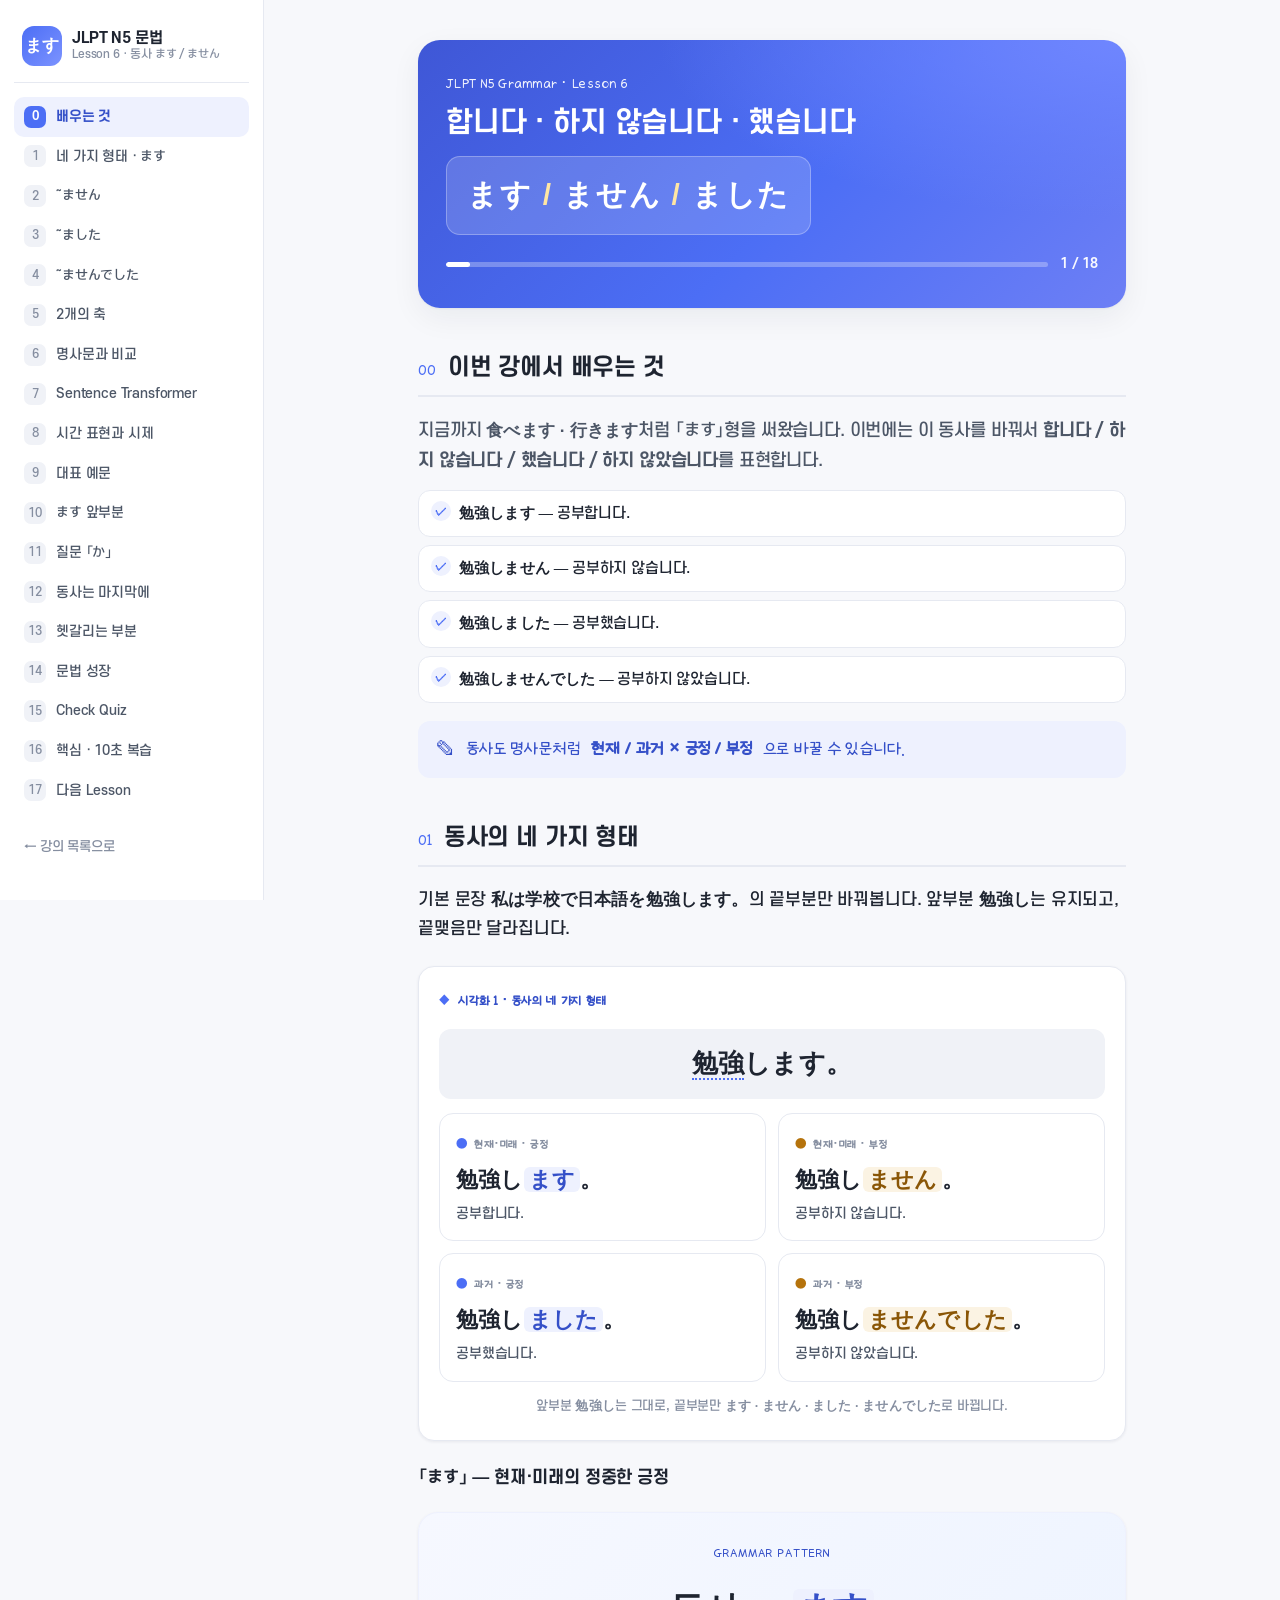
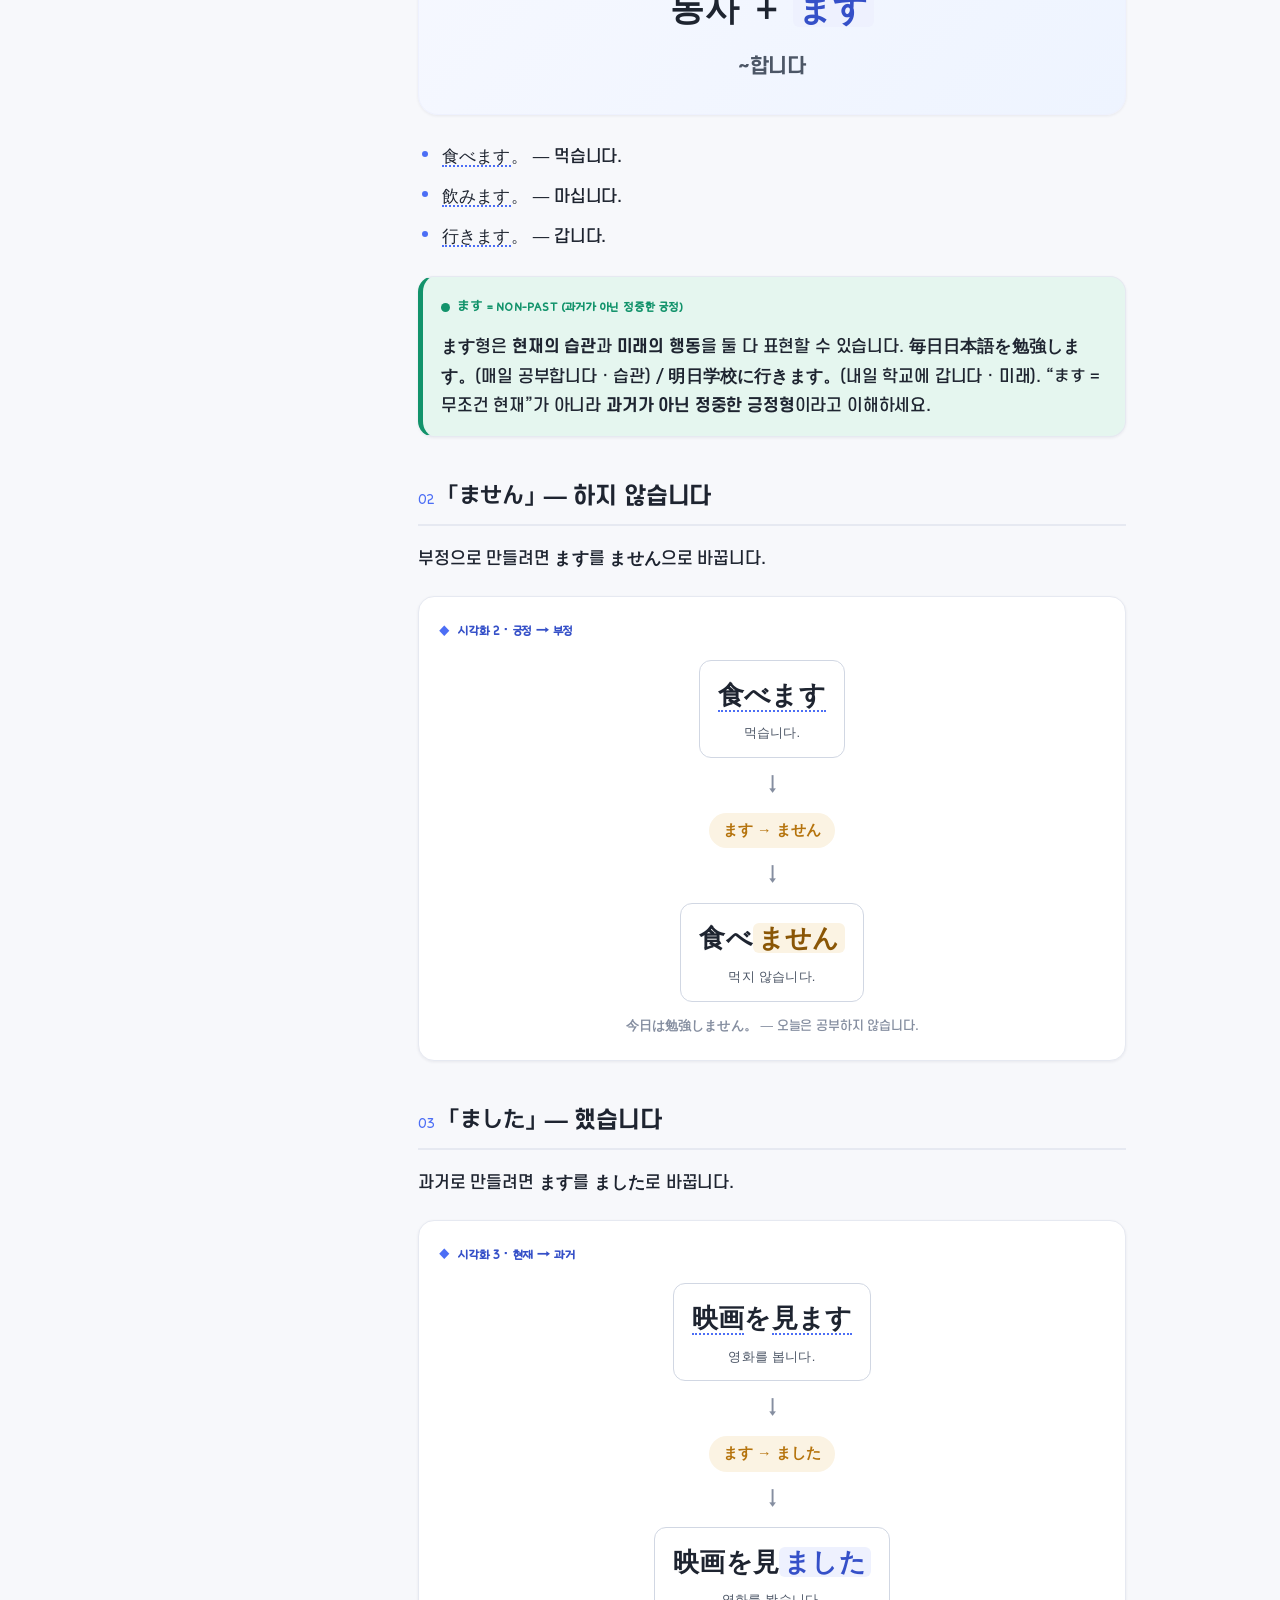
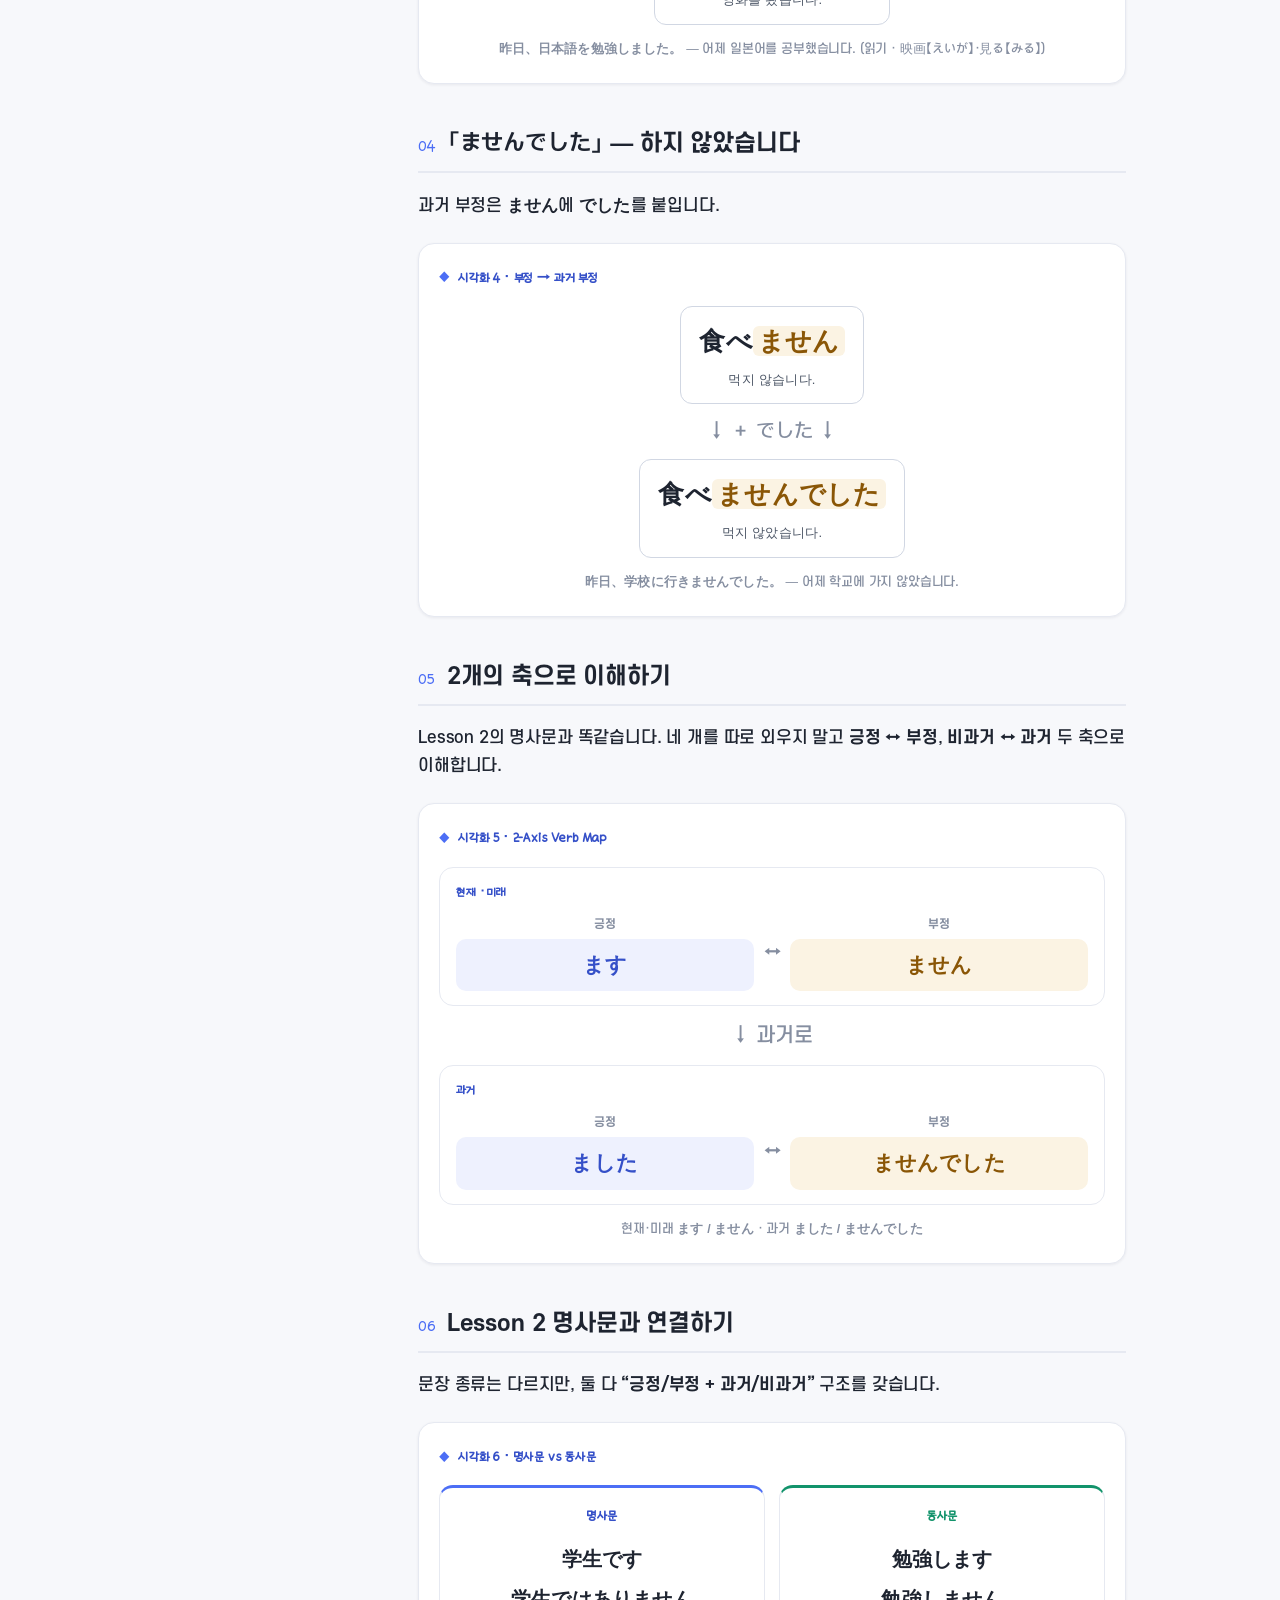
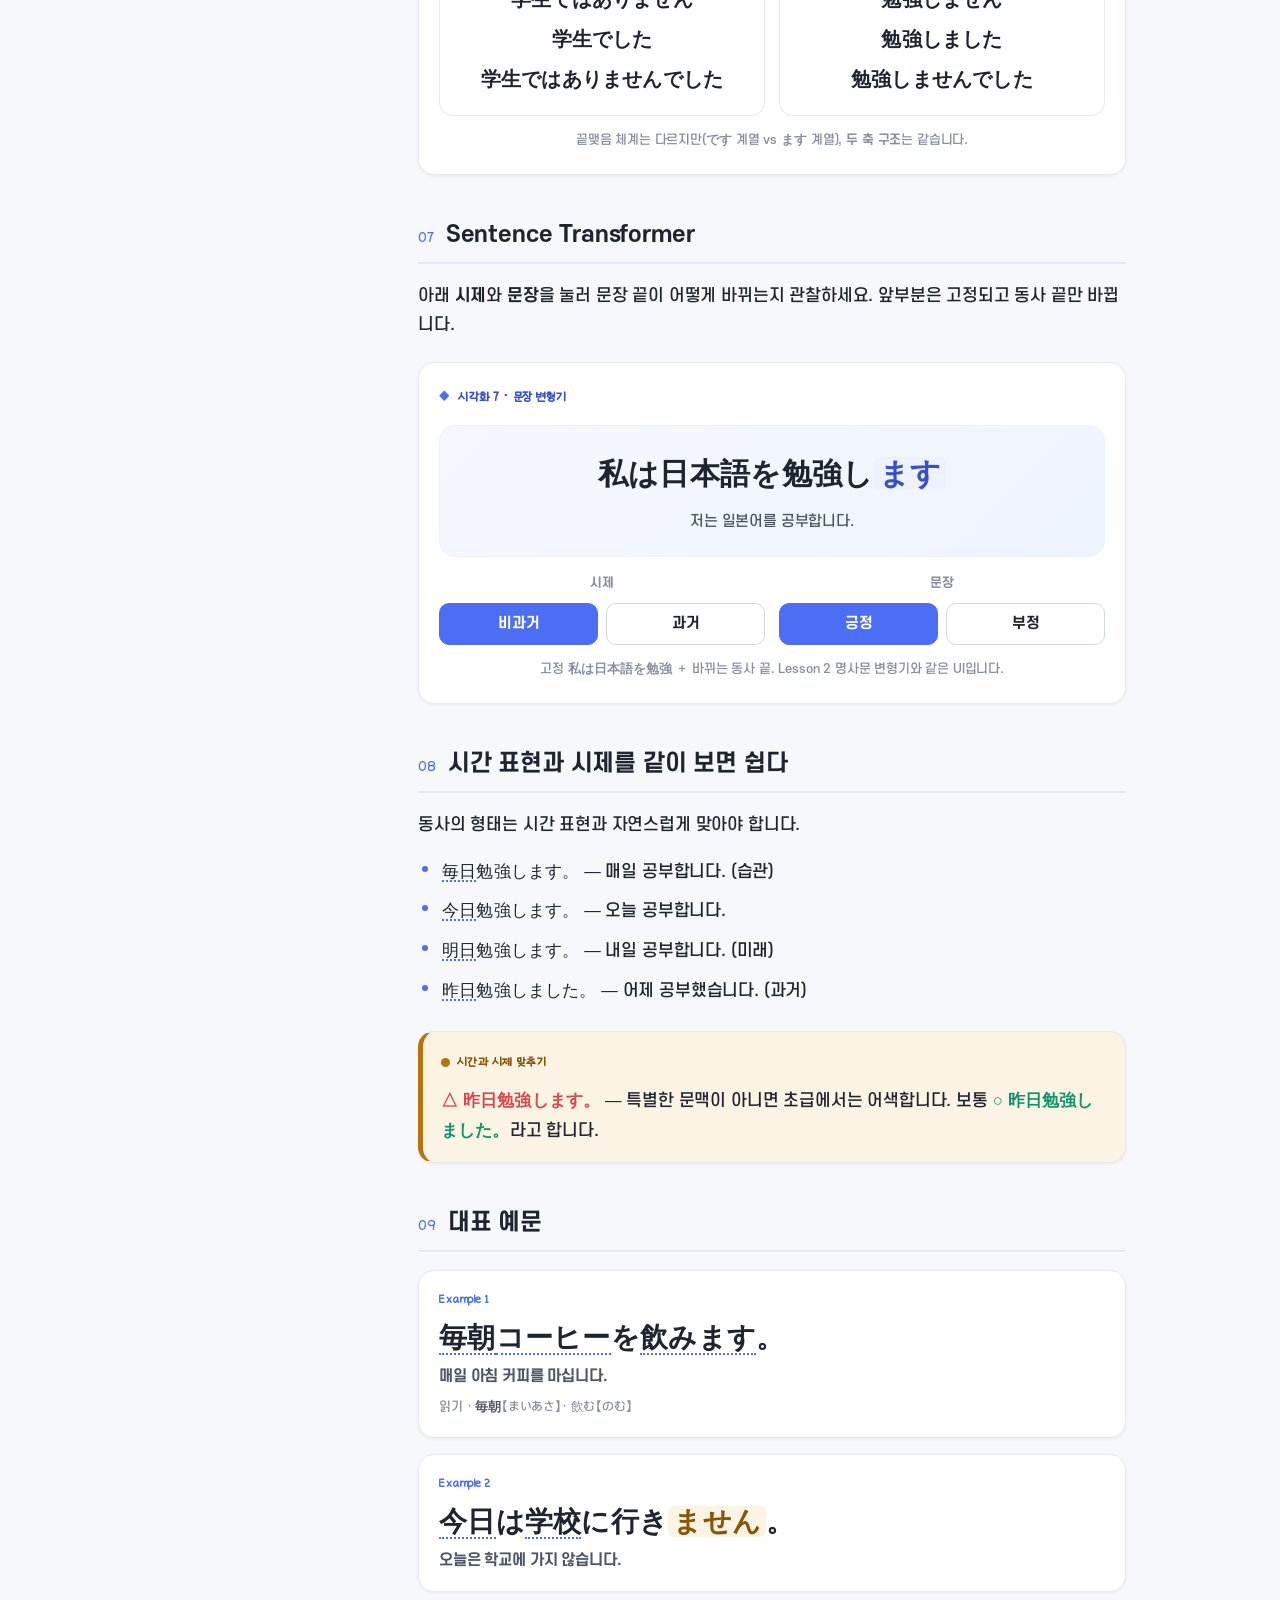
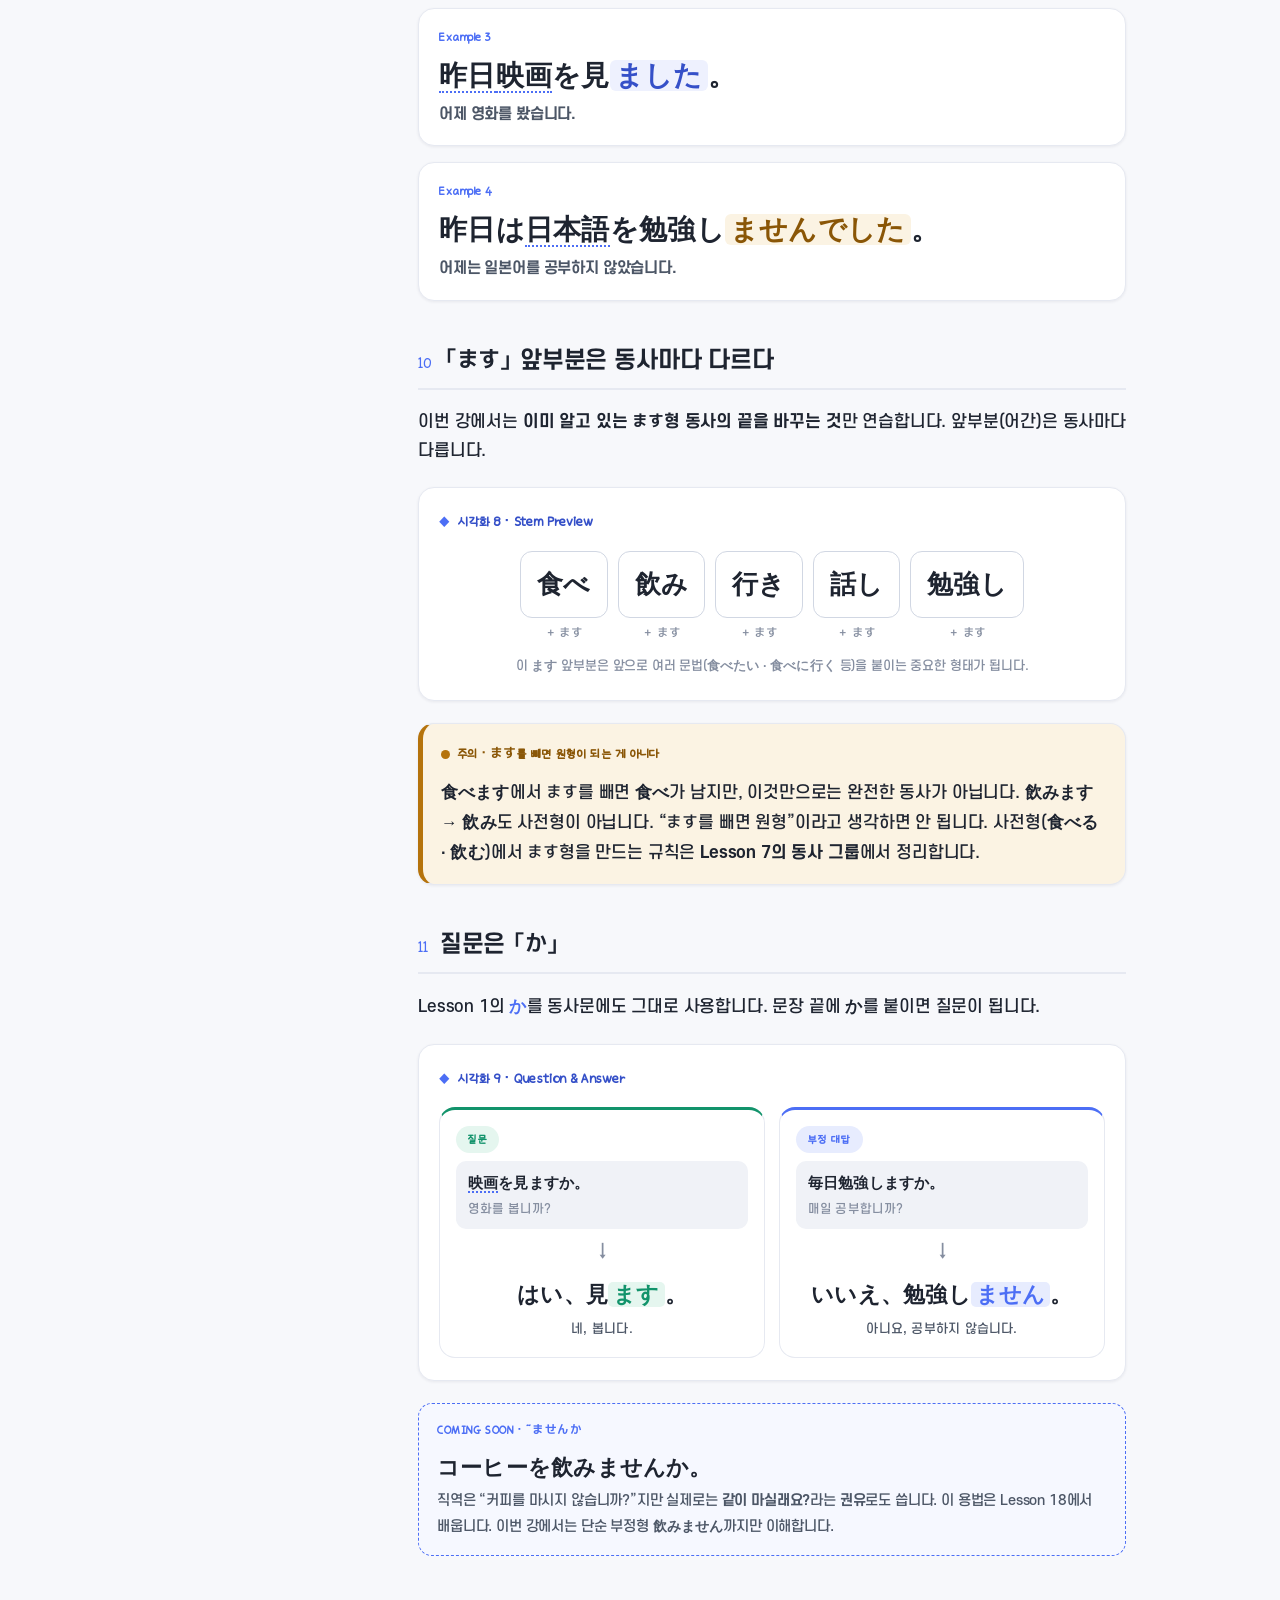
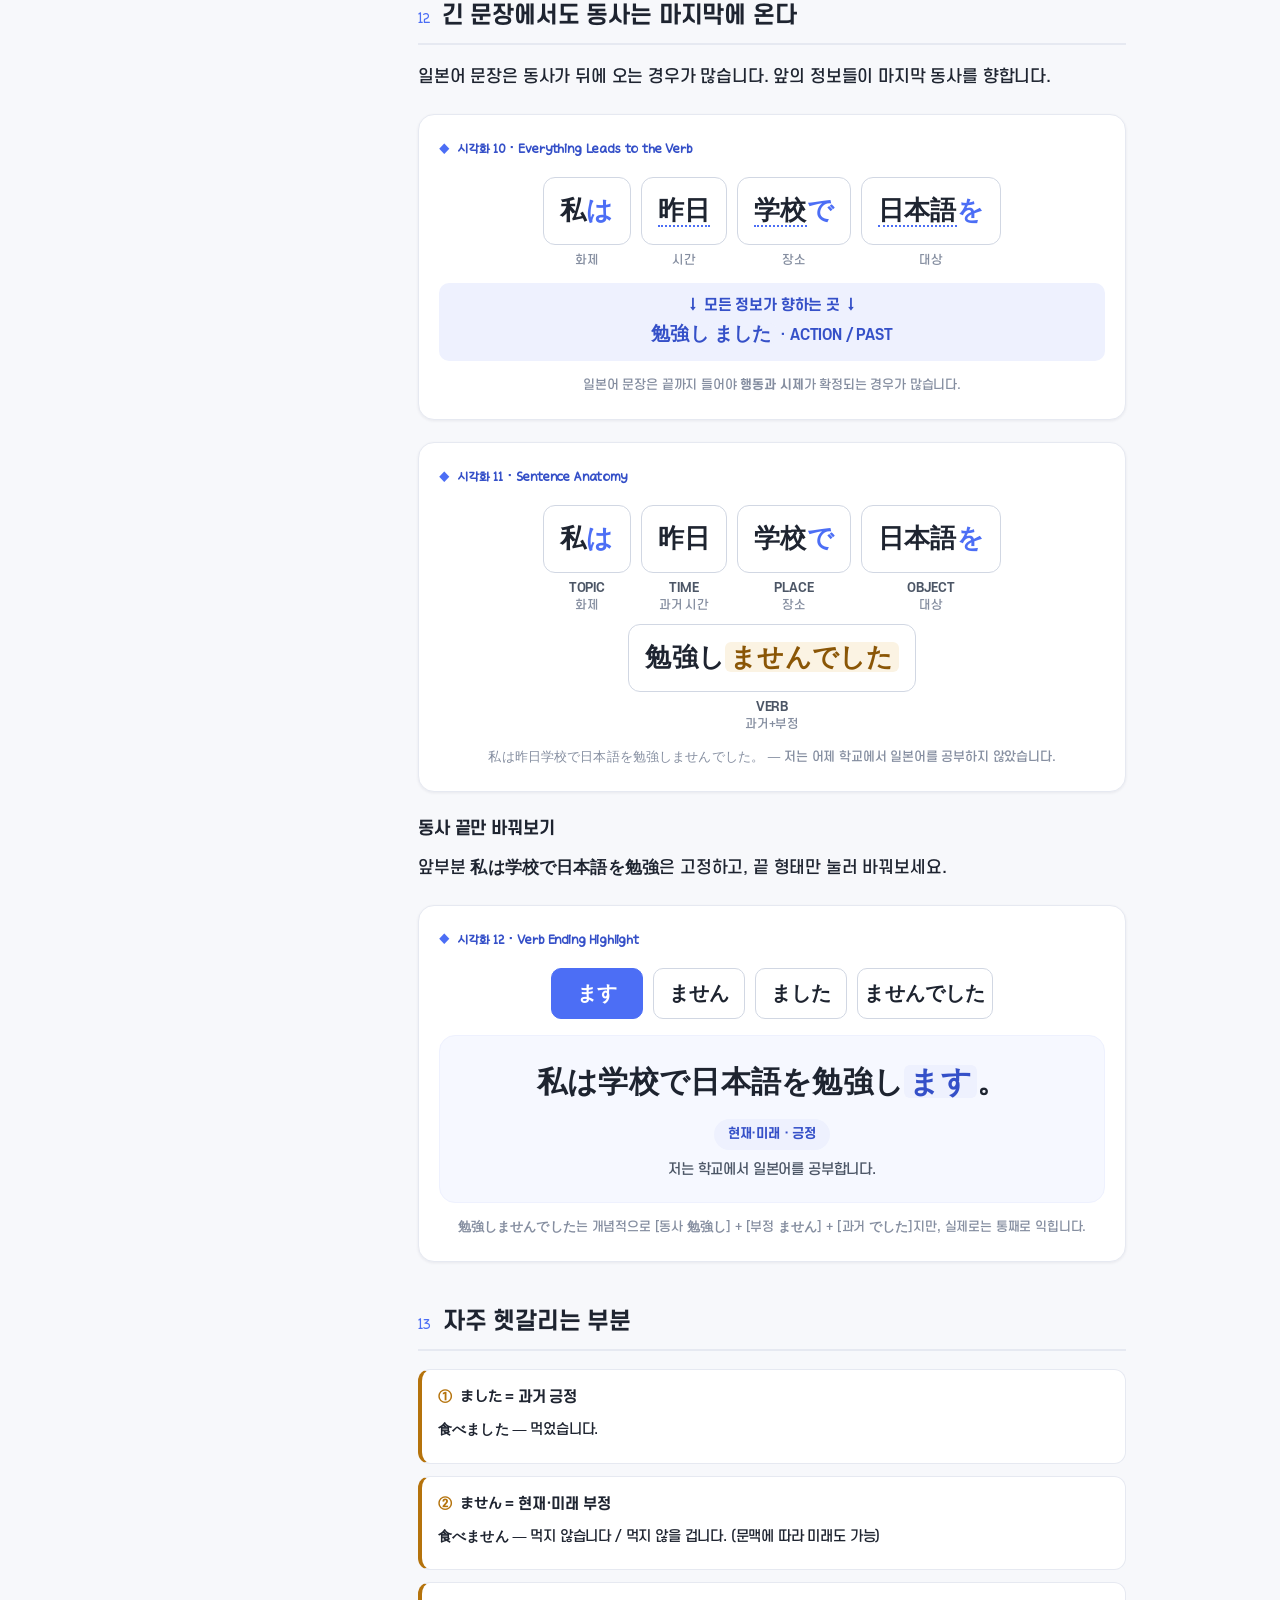
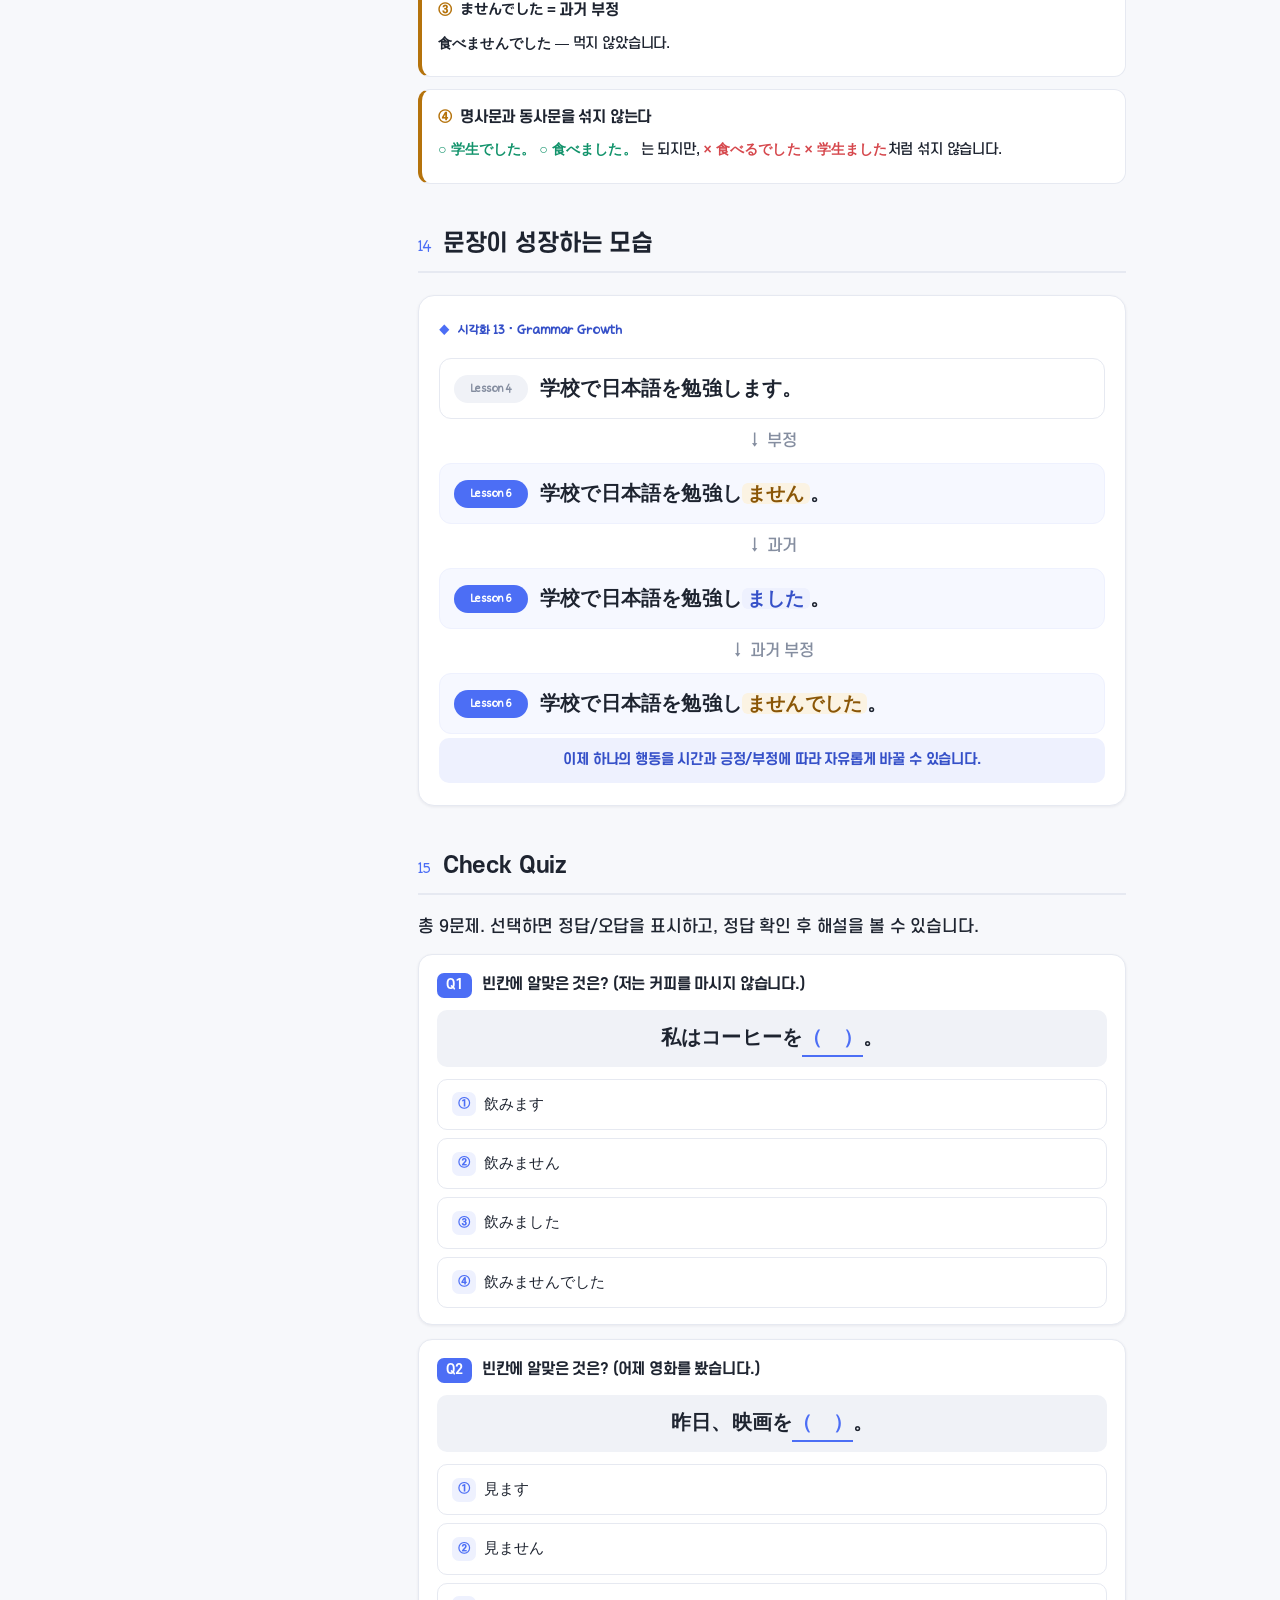
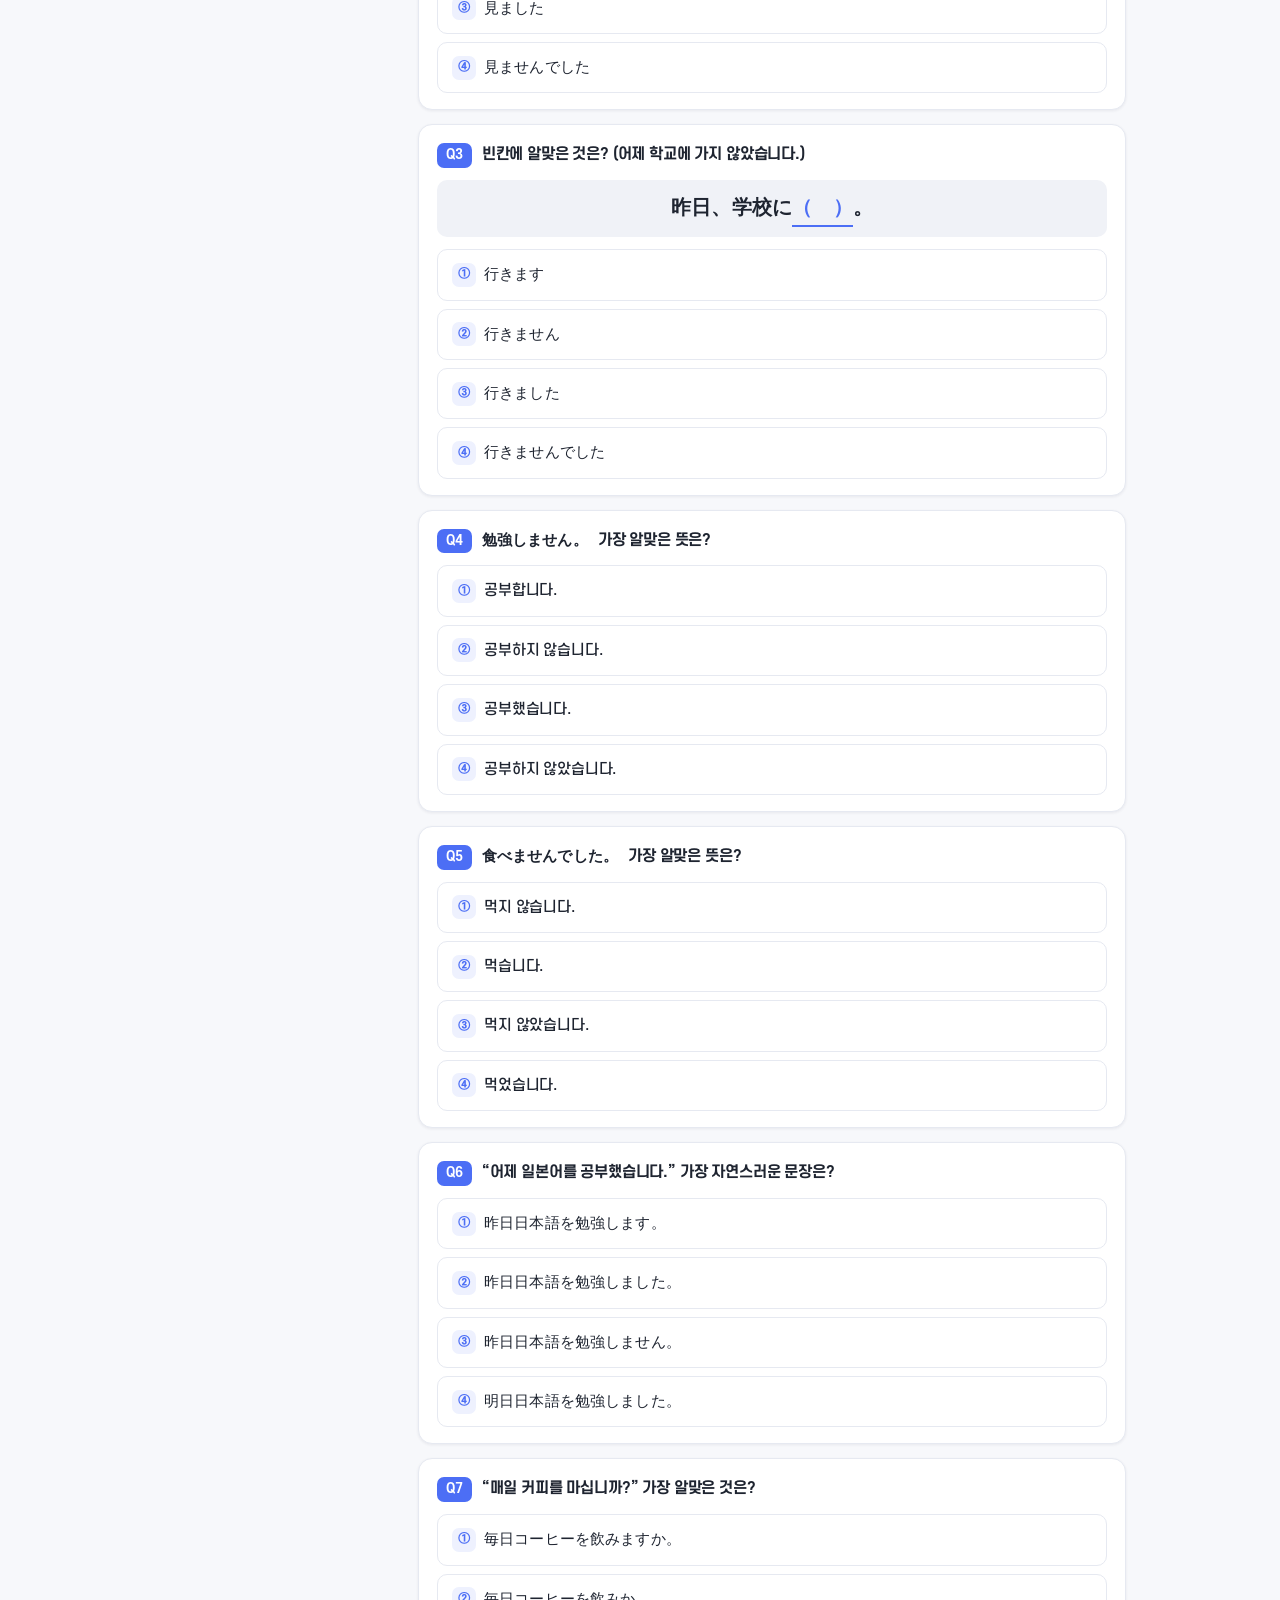
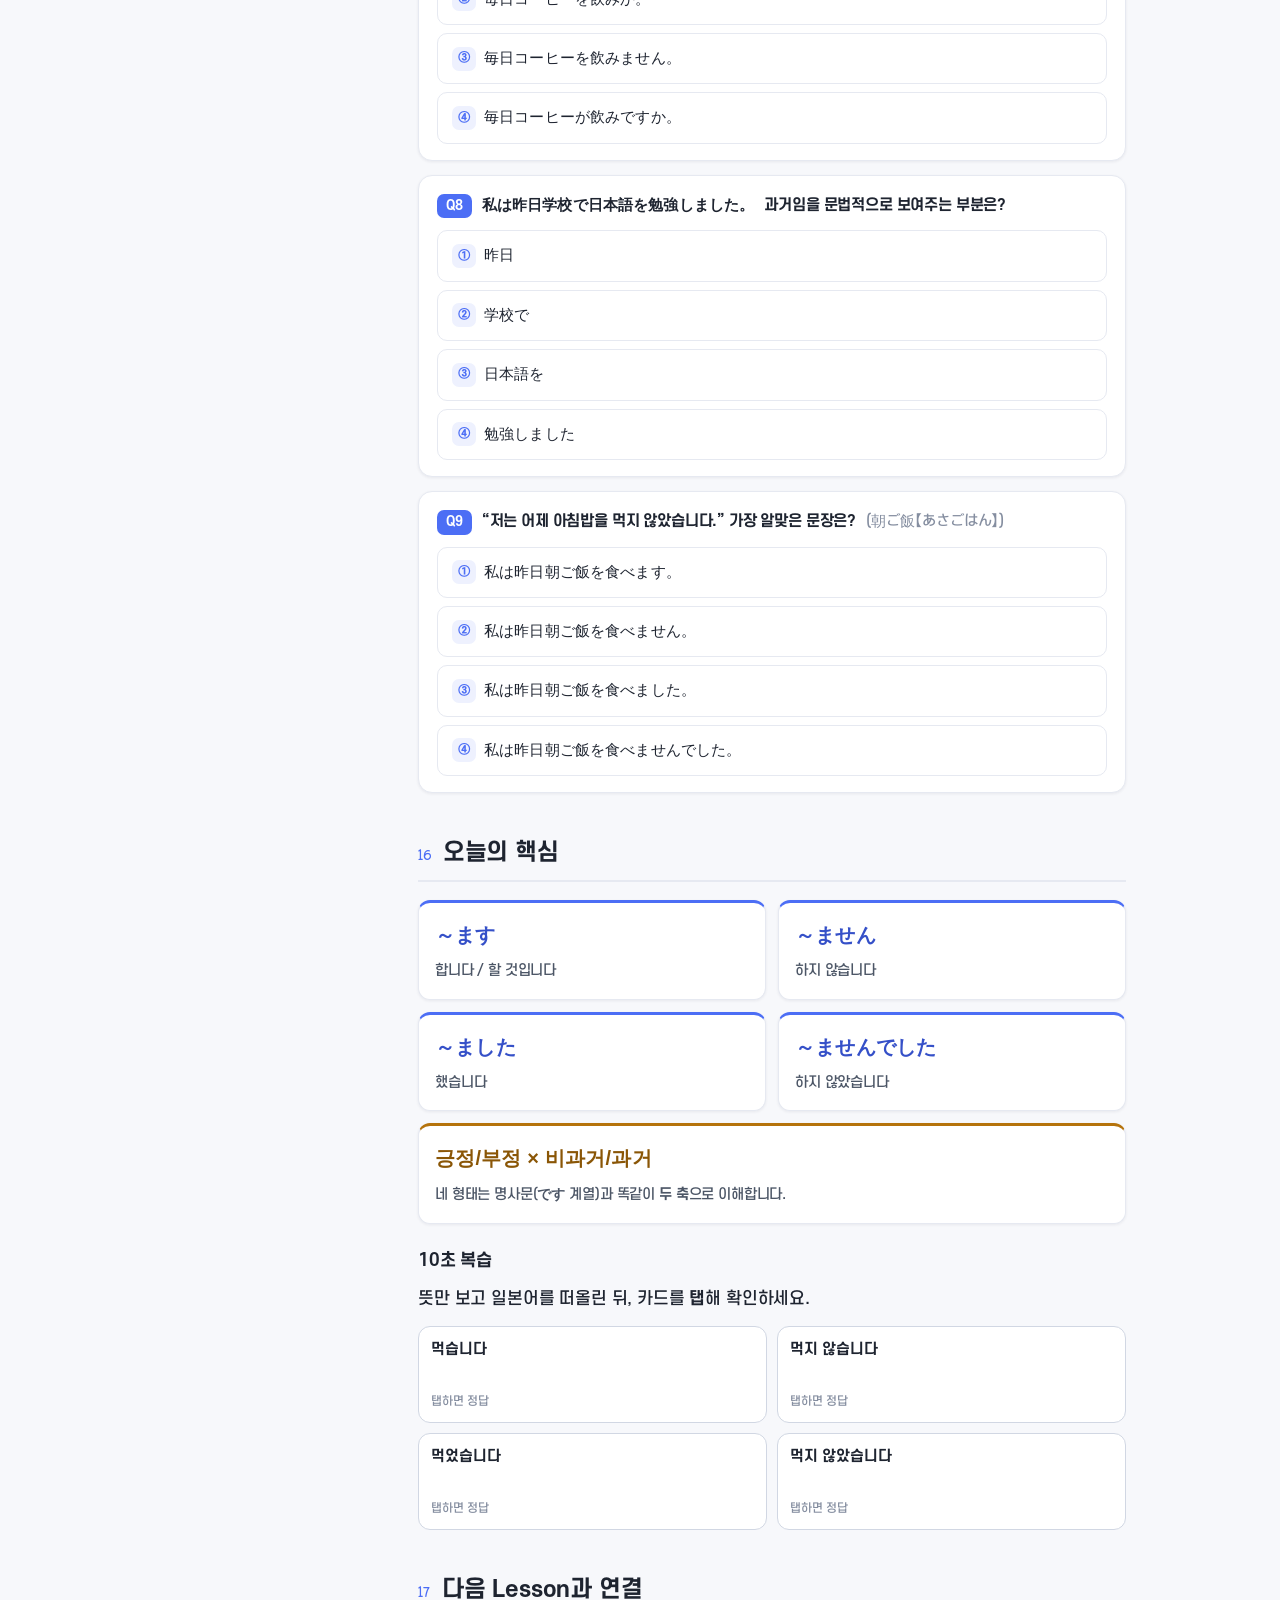
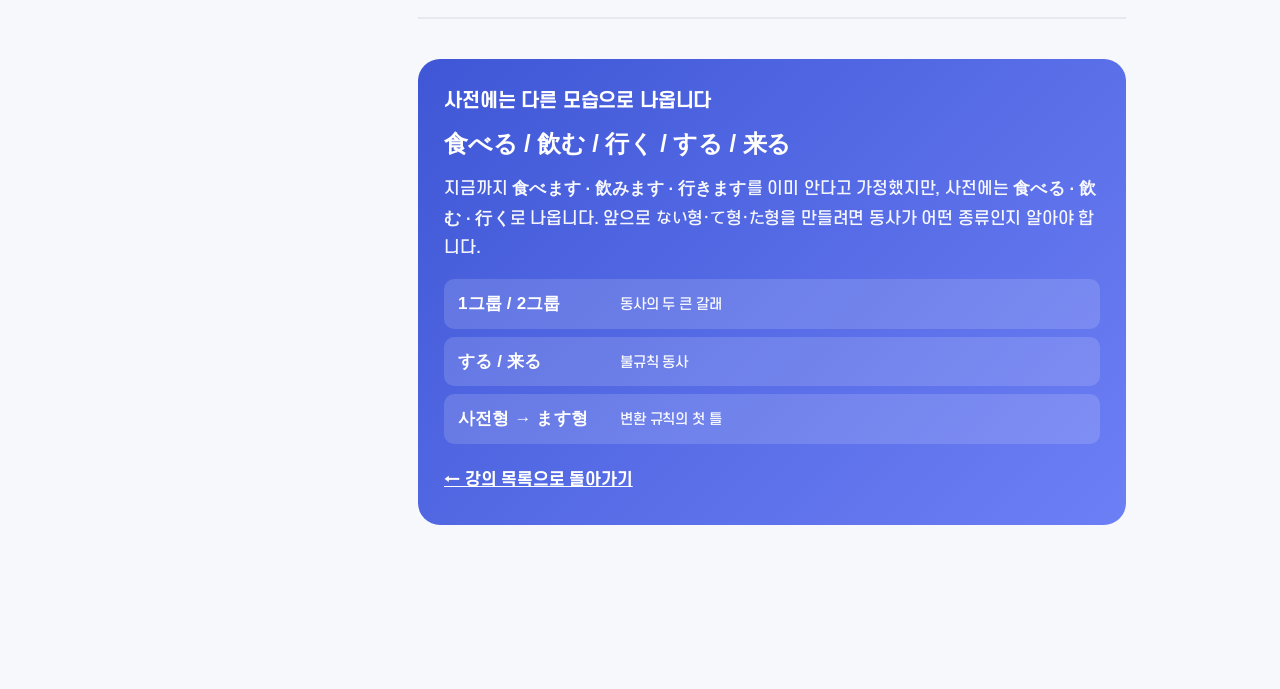
<file: lessons/n5/06.html>
<!DOCTYPE html>
<html lang="ko">
<head>
  <meta charset="UTF-8" />
  <meta name="viewport" content="width=device-width, initial-scale=1.0" />
  <title>Lesson 6 · 합니다 · 하지 않습니다 · 했습니다 「ます / ません / ました / ませんでした」 — JLPT N5 문법</title>
  <meta name="description" content="동사 ます형을 ません·ました·ませんでした로 바꿔 현재/과거 × 긍정/부정을 표현하는 N5 문법 강의" />
  <link rel="stylesheet" href="../../assets/css/styles.css" />
</head>
<body>
  <!-- 모바일 상단바 -->
  <div class="topbar">
    <button class="hamburger" aria-label="목차 열기" aria-expanded="false"><span></span></button>
    <div class="topbar__title">Lesson 6 · ます / ません</div>
    <span class="topbar__prog" data-prog-txt>1 / 18</span>
  </div>
  <div class="scrim" aria-hidden="true"></div>

  <div class="app">
    <!-- 사이드바 -->
    <aside class="sidebar" aria-label="강의 목차">
      <div class="sidebar__brand">
        <div class="sidebar__logo jp">ます</div>
        <div class="sidebar__title">JLPT N5 문법
          <small>Lesson 6 · 동사 ます / ません</small>
        </div>
      </div>
      <nav>
        <ul class="toc">
          <li><a href="#intro"><span class="num">0</span> 배우는 것</a></li>
          <li><a href="#overview"><span class="num">1</span> 네 가지 형태 · ます</a></li>
          <li><a href="#neg"><span class="num">2</span> ～ません</a></li>
          <li><a href="#past"><span class="num">3</span> ～ました</a></li>
          <li><a href="#pastneg"><span class="num">4</span> ～ませんでした</a></li>
          <li><a href="#axis"><span class="num">5</span> 2개의 축</a></li>
          <li><a href="#parallel"><span class="num">6</span> 명사문과 비교</a></li>
          <li><a href="#transformer"><span class="num">7</span> Sentence Transformer</a></li>
          <li><a href="#time"><span class="num">8</span> 시간 표현과 시제</a></li>
          <li><a href="#examples"><span class="num">9</span> 대표 예문</a></li>
          <li><a href="#stem"><span class="num">10</span> ます 앞부분</a></li>
          <li><a href="#question"><span class="num">11</span> 질문 「か」</a></li>
          <li><a href="#verbpos"><span class="num">12</span> 동사는 마지막에</a></li>
          <li><a href="#mistakes"><span class="num">13</span> 헷갈리는 부분</a></li>
          <li><a href="#growth"><span class="num">14</span> 문법 성장</a></li>
          <li><a href="#quiz"><span class="num">15</span> Check Quiz</a></li>
          <li><a href="#summary"><span class="num">16</span> 핵심 · 10초 복습</a></li>
          <li><a href="#next"><span class="num">17</span> 다음 Lesson</a></li>
        </ul>
      </nav>
      <a class="sidebar__back" href="../../index.html">← 강의 목록으로</a>
    </aside>

    <!-- 본문 -->
    <div class="content">
      <div class="wrap">

        <header class="lesson-hero">
          <div class="kicker">JLPT N5 Grammar · Lesson 6</div>
          <h1>합니다 · 하지 않습니다 · 했습니다</h1>
          <div class="lesson-hero__pattern jp">ます <span class="pt">/</span> ません <span class="pt">/</span> ました</div>
          <div class="progress">
            <div class="progress__bar"><div class="progress__fill"></div></div>
            <span class="progress__txt" data-prog-txt>1 / 18</span>
          </div>
        </header>

        <!-- ============ 0 · 배우는 것 ============ -->
        <section id="intro" class="section">
          <h2><span class="sec-no">00</span> 이번 강에서 배우는 것</h2>
          <p class="lead">지금까지 <b class="jp">食べます · 行きます</b>처럼 「ます」형을 써왔습니다. 이번에는 이 동사를 바꿔서
            <b>합니다 / 하지 않습니다 / 했습니다 / 하지 않았습니다</b>를 표현합니다.</p>
          <ul class="goals">
            <li><span class="jp">勉強します</span> — 공부합니다.</li>
            <li><span class="jp">勉強しません</span> — 공부하지 않습니다.</li>
            <li><span class="jp">勉強しました</span> — 공부했습니다.</li>
            <li><span class="jp">勉強しませんでした</span> — 공부하지 않았습니다.</li>
          </ul>
          <div class="oneline">동사도 명사문처럼 <b>현재 / 과거 × 긍정 / 부정</b>으로 바꿀 수 있습니다.</div>
        </section>

        <!-- ============ 1 · 네 가지 형태 + ます ============ -->
        <section id="overview" class="section">
          <h2><span class="sec-no">01</span> 동사의 네 가지 형태</h2>
          <p>기본 문장 <b class="jp">私は学校で日本語を勉強します。</b>의 끝부분만 바꿔봅니다.
            앞부분 <b class="jp">勉強し</b>는 유지되고, 끝맺음만 달라집니다.</p>

          <!-- 핵심 시각화 1 · 4-Way Verb Grid (Priority 1) -->
          <div class="figure">
            <div class="figure__title">시각화 1 · 동사의 네 가지 형태</div>
            <div class="fourway">
              <div class="fourway__center jp"><span class="furi" data-yomi="べんきょう">勉強</span>します。</div>
              <div class="fw">
                <div class="fw__label"><span class="b">●</span> 현재·미래 · 긍정</div>
                <div class="fw__jp jp">勉強し<span class="chg">ます</span>。</div>
                <div class="fw__ko">공부합니다.</div>
              </div>
              <div class="fw">
                <div class="fw__label"><span class="r">●</span> 현재·미래 · 부정</div>
                <div class="fw__jp jp">勉強し<span class="chg chg--neg">ません</span>。</div>
                <div class="fw__ko">공부하지 않습니다.</div>
              </div>
              <div class="fw">
                <div class="fw__label"><span class="b">●</span> 과거 · 긍정</div>
                <div class="fw__jp jp">勉強し<span class="chg">ました</span>。</div>
                <div class="fw__ko">공부했습니다.</div>
              </div>
              <div class="fw">
                <div class="fw__label"><span class="r">●</span> 과거 · 부정</div>
                <div class="fw__jp jp">勉強し<span class="chg chg--neg">ませんでした</span>。</div>
                <div class="fw__ko">공부하지 않았습니다.</div>
              </div>
            </div>
            <div class="figure__cap">앞부분 <b class="jp">勉強し</b>는 그대로, 끝부분만 <b class="jp">ます · ません · ました · ませんでした</b>로 바뀝니다.</div>
          </div>

          <h3>「ます」 — 현재·미래의 정중한 긍정</h3>
          <div class="gpat">
            <div class="gpat__label">Grammar Pattern</div>
            <div class="gpat__row"><span class="jp" style="font-size:clamp(22px,6vw,34px);font-weight:700;">동사 ＋ <span class="chg">ます</span></span></div>
            <div class="gpat__mean">~합니다</div>
          </div>
          <ul class="clean">
            <li><span class="jp"><span class="furi" data-yomi="たべます">食べます</span>。</span> — 먹습니다.</li>
            <li><span class="jp"><span class="furi" data-yomi="のみます">飲みます</span>。</span> — 마십니다.</li>
            <li><span class="jp"><span class="furi" data-yomi="いきます">行きます</span>。</span> — 갑니다.</li>
          </ul>

          <div class="card card--point">
            <div class="card__label"><span class="dot"></span>ます = NON-PAST (과거가 아닌 정중한 긍정)</div>
            <p><b class="jp">ます</b>형은 <b>현재의 습관</b>과 <b>미래의 행동</b>을 둘 다 표현할 수 있습니다.
              <b class="jp">毎日日本語を勉強します。</b>(매일 공부합니다 · 습관) /
              <b class="jp">明日学校に行きます。</b>(내일 학교에 갑니다 · 미래).
              “ます = 무조건 현재”가 아니라 <b>과거가 아닌 정중한 긍정형</b>이라고 이해하세요.</p>
          </div>
        </section>

        <!-- ============ 2 · ません ============ -->
        <section id="neg" class="section">
          <h2><span class="sec-no">02</span> 「ません」 — 하지 않습니다</h2>
          <p>부정으로 만들려면 <b class="jp">ます</b>를 <b class="jp">ません</b>으로 바꿉니다.</p>
          <div class="figure">
            <div class="figure__title">시각화 2 · 긍정 → 부정</div>
            <div class="transform">
              <div class="transform__jp jp"><span class="furi" data-yomi="たべます">食べます</span><span class="ko">먹습니다.</span></div>
              <div class="transform__arrow">↓</div>
              <div class="transform__op jp">ます → ません</div>
              <div class="transform__arrow">↓</div>
              <div class="transform__jp jp">食べ<span class="chg chg--neg">ません</span><span class="ko">먹지 않습니다.</span></div>
            </div>
            <div class="figure__cap"><b class="jp">今日は勉強しません。</b> — 오늘은 공부하지 않습니다.</div>
          </div>
        </section>

        <!-- ============ 3 · ました ============ -->
        <section id="past" class="section">
          <h2><span class="sec-no">03</span> 「ました」 — 했습니다</h2>
          <p>과거로 만들려면 <b class="jp">ます</b>를 <b class="jp">ました</b>로 바꿉니다.</p>
          <div class="figure">
            <div class="figure__title">시각화 3 · 현재 → 과거</div>
            <div class="transform">
              <div class="transform__jp jp"><span class="furi" data-yomi="えいが">映画</span>を<span class="furi" data-yomi="みます">見ます</span><span class="ko">영화를 봅니다.</span></div>
              <div class="transform__arrow">↓</div>
              <div class="transform__op jp">ます → ました</div>
              <div class="transform__arrow">↓</div>
              <div class="transform__jp jp">映画を見<span class="chg">ました</span><span class="ko">영화를 봤습니다.</span></div>
            </div>
            <div class="figure__cap"><b class="jp">昨日、日本語を勉強しました。</b> — 어제 일본어를 공부했습니다. (읽기 · 映画【えいが】·見る【みる】)</div>
          </div>
        </section>

        <!-- ============ 4 · ませんでした ============ -->
        <section id="pastneg" class="section">
          <h2><span class="sec-no">04</span> 「ませんでした」 — 하지 않았습니다</h2>
          <p>과거 부정은 <b class="jp">ません</b>에 <b class="jp">でした</b>를 붙입니다.</p>
          <div class="figure">
            <div class="figure__title">시각화 4 · 부정 → 과거 부정</div>
            <div class="transform">
              <div class="transform__jp jp">食べ<span class="chg chg--neg">ません</span><span class="ko">먹지 않습니다.</span></div>
              <div class="transform__arrow">↓ ＋ でした ↓</div>
              <div class="transform__jp jp">食べ<span class="chg chg--neg">ませんでした</span><span class="ko">먹지 않았습니다.</span></div>
            </div>
            <div class="figure__cap"><b class="jp">昨日、学校に行きませんでした。</b> — 어제 학교에 가지 않았습니다.</div>
          </div>
        </section>

        <!-- ============ 5 · 2개의 축 ============ -->
        <section id="axis" class="section">
          <h2><span class="sec-no">05</span> 2개의 축으로 이해하기</h2>
          <p>Lesson 2의 명사문과 똑같습니다. 네 개를 따로 외우지 말고 <b>긍정 ↔ 부정</b>, <b>비과거 ↔ 과거</b> 두 축으로 이해합니다.</p>

          <!-- 핵심 시각화 6 · 2-Axis Verb Map (Priority 2) -->
          <div class="figure">
            <div class="figure__title">시각화 5 · 2-Axis Verb Map</div>
            <div class="axismap">
              <div class="axismap__row">
                <div class="axismap__rowlabel">현재 · 미래</div>
                <div class="axismap__pair">
                  <div class="axcell pos"><div class="axcell__tag">긍정</div><span class="axcell__jp jp">ます</span></div>
                  <div class="axismap__vs">↔</div>
                  <div class="axcell neg"><div class="axcell__tag">부정</div><span class="axcell__jp jp">ません</span></div>
                </div>
              </div>
              <div class="axismap__down">↓ 과거로</div>
              <div class="axismap__row">
                <div class="axismap__rowlabel">과거</div>
                <div class="axismap__pair">
                  <div class="axcell pos"><div class="axcell__tag">긍정</div><span class="axcell__jp jp">ました</span></div>
                  <div class="axismap__vs">↔</div>
                  <div class="axcell neg"><div class="axcell__tag">부정</div><span class="axcell__jp jp">ませんでした</span></div>
                </div>
              </div>
            </div>
            <div class="figure__cap">현재·미래 <b class="jp">ます / ません</b> · 과거 <b class="jp">ました / ませんでした</b></div>
          </div>
        </section>

        <!-- ============ 6 · 명사문과 비교 ============ -->
        <section id="parallel" class="section">
          <h2><span class="sec-no">06</span> Lesson 2 명사문과 연결하기</h2>
          <p>문장 종류는 다르지만, 둘 다 <b>“긍정/부정 + 과거/비과거”</b> 구조를 갖습니다.</p>

          <!-- 시각화 7 · Noun vs Verb Parallel (Priority 4) -->
          <div class="figure">
            <div class="figure__title">시각화 6 · 명사문 vs 동사문</div>
            <div class="vs2">
              <div class="vs2__col is-ha">
                <div class="vs2__head" style="font-family:var(--font-cute);font-size:14px;color:var(--brand-dark)">명사문</div>
                <div class="vs2__jp jp" style="line-height:2;">
                  学生です<br>学生ではありません<br>学生でした<br>学生ではありませんでした
                </div>
              </div>
              <div class="vs2__col is-mo">
                <div class="vs2__head" style="font-family:var(--font-cute);font-size:14px;color:var(--info)">동사문</div>
                <div class="vs2__jp jp" style="line-height:2;">
                  勉強します<br>勉強しません<br>勉強しました<br>勉強しませんでした
                </div>
              </div>
            </div>
            <div class="figure__cap">끝맺음 체계는 다르지만(<b class="jp">です</b> 계열 vs <b class="jp">ます</b> 계열), <b>두 축 구조</b>는 같습니다.</div>
          </div>
        </section>

        <!-- ============ 7 · Sentence Transformer ============ -->
        <section id="transformer" class="section">
          <h2><span class="sec-no">07</span> Sentence Transformer</h2>
          <p>아래 <b>시제</b>와 <b>문장</b>을 눌러 문장 끝이 어떻게 바뀌는지 관찰하세요. 앞부분은 고정되고 동사 끝만 바뀝니다.</p>

          <!-- 시각화 8 · Sentence Transformer (Priority 3) -->
          <div class="figure" data-transformer data-mode="verb" data-stem-jp="私は日本語を勉強し" data-stem-ko="저는 일본어를 공부">
            <div class="figure__title">시각화 7 · 문장 변형기</div>
            <div class="transformer__display">
              <div class="transformer__jp jp" data-tr-jp></div>
              <div class="transformer__ko" data-tr-ko></div>
            </div>
            <div class="tgroups">
              <div class="tgroup" data-dim="tense">
                <div class="tgroup__title">시제</div>
                <div class="tgroup__btns">
                  <button class="toggle active" data-val="now">비과거</button>
                  <button class="toggle" data-val="past">과거</button>
                </div>
              </div>
              <div class="tgroup" data-dim="pol">
                <div class="tgroup__title">문장</div>
                <div class="tgroup__btns">
                  <button class="toggle active" data-val="pos">긍정</button>
                  <button class="toggle" data-val="neg">부정</button>
                </div>
              </div>
            </div>
            <div class="figure__cap">고정 <b class="jp">私は日本語を勉強</b> ＋ 바뀌는 동사 끝. Lesson 2 명사문 변형기와 같은 UI입니다.</div>
          </div>
        </section>

        <!-- ============ 8 · 시간 표현과 시제 ============ -->
        <section id="time" class="section">
          <h2><span class="sec-no">08</span> 시간 표현과 시제를 같이 보면 쉽다</h2>
          <p>동사의 형태는 시간 표현과 자연스럽게 맞아야 합니다.</p>
          <ul class="clean">
            <li><span class="jp"><span class="furi" data-yomi="まいにち">毎日</span>勉強します。</span> — 매일 공부합니다. (습관)</li>
            <li><span class="jp"><span class="furi" data-yomi="きょう">今日</span>勉強します。</span> — 오늘 공부합니다.</li>
            <li><span class="jp"><span class="furi" data-yomi="あした">明日</span>勉強します。</span> — 내일 공부합니다. (미래)</li>
            <li><span class="jp"><span class="furi" data-yomi="きのう">昨日</span>勉強しました。</span> — 어제 공부했습니다. (과거)</li>
          </ul>
          <div class="card card--warn">
            <div class="card__label"><span class="dot"></span>시간과 시제 맞추기</div>
            <p><span class="wrongmark jp">△ 昨日勉強します。</span> — 특별한 문맥이 아니면 초급에서는 어색합니다.
              보통 <span class="okmark jp">○ 昨日勉強しました。</span>라고 합니다.</p>
          </div>
        </section>

        <!-- ============ 9 · 대표 예문 ============ -->
        <section id="examples" class="section">
          <h2><span class="sec-no">09</span> 대표 예문</h2>
          <div class="ex">
            <div class="ex__no">Example 1</div>
            <div class="ex__jp jp"><span class="furi" data-yomi="まいあさ">毎朝</span><span class="furi" data-yomi="コーヒー">コーヒー</span>を<span class="furi" data-yomi="のみます">飲みます</span>。</div>
            <div class="ex__ko">매일 아침 커피를 마십니다.</div>
            <div class="ex__reading">읽기 · <b>毎朝</b>【まいあさ】· 飲む【のむ】</div>
          </div>
          <div class="ex">
            <div class="ex__no">Example 2</div>
            <div class="ex__jp jp"><span class="furi" data-yomi="きょう">今日</span>は<span class="furi" data-yomi="がっこう">学校</span>に行き<span class="chg chg--neg">ません</span>。</div>
            <div class="ex__ko">오늘은 학교에 가지 않습니다.</div>
          </div>
          <div class="ex">
            <div class="ex__no">Example 3</div>
            <div class="ex__jp jp"><span class="furi" data-yomi="きのう">昨日</span><span class="furi" data-yomi="えいが">映画</span>を見<span class="chg">ました</span>。</div>
            <div class="ex__ko">어제 영화를 봤습니다.</div>
          </div>
          <div class="ex">
            <div class="ex__no">Example 4</div>
            <div class="ex__jp jp">昨日は<span class="furi" data-yomi="にほんご">日本語</span>を勉強し<span class="chg chg--neg">ませんでした</span>。</div>
            <div class="ex__ko">어제는 일본어를 공부하지 않았습니다.</div>
          </div>
        </section>

        <!-- ============ 10 · ます 앞부분 ============ -->
        <section id="stem" class="section">
          <h2><span class="sec-no">10</span> 「ます」 앞부분은 동사마다 다르다</h2>
          <p>이번 강에서는 <b>이미 알고 있는 ます형 동사의 끝을 바꾸는 것</b>만 연습합니다.
            앞부분(어간)은 동사마다 다릅니다.</p>

          <!-- 시각화 9 · Stem Preview -->
          <div class="figure">
            <div class="figure__title">시각화 8 · Stem Preview</div>
            <div class="chunks">
              <div class="chunk"><div class="chunk__box jp">食べ</div><div class="chunk__cap">＋ ます</div></div>
              <div class="chunk"><div class="chunk__box jp">飲み</div><div class="chunk__cap">＋ ます</div></div>
              <div class="chunk"><div class="chunk__box jp">行き</div><div class="chunk__cap">＋ ます</div></div>
              <div class="chunk"><div class="chunk__box jp">話し</div><div class="chunk__cap">＋ ます</div></div>
              <div class="chunk"><div class="chunk__box jp">勉強し</div><div class="chunk__cap">＋ ます</div></div>
            </div>
            <div class="figure__cap">이 <b class="jp">ます</b> 앞부분은 앞으로 여러 문법(<b class="jp">食べたい · 食べに行く</b> 등)을 붙이는 중요한 형태가 됩니다.</div>
          </div>

          <div class="card card--warn">
            <div class="card__label"><span class="dot"></span>주의 · ます를 빼면 원형이 되는 게 아니다</div>
            <p><b class="jp">食べます</b>에서 ます를 빼면 <b class="jp">食べ</b>가 남지만, 이것만으로는 완전한 동사가 아닙니다.
              <b class="jp">飲みます → 飲み</b>도 사전형이 아닙니다. “ます를 빼면 원형”이라고 생각하면 안 됩니다.
              사전형(<b class="jp">食べる · 飲む</b>)에서 ます형을 만드는 규칙은 <b>Lesson 7의 동사 그룹</b>에서 정리합니다.</p>
          </div>
        </section>

        <!-- ============ 11 · 질문 か ============ -->
        <section id="question" class="section">
          <h2><span class="sec-no">11</span> 질문은 「か」</h2>
          <p>Lesson 1의 <b class="jp pt">か</b>를 동사문에도 그대로 사용합니다. 문장 끝에 <b class="jp">か</b>를 붙이면 질문이 됩니다.</p>

          <!-- 시각화 10 · Question + Answer -->
          <div class="figure">
            <div class="figure__title">시각화 9 · Question &amp; Answer</div>
            <div class="qa2">
              <div class="qacard is-ga">
                <div class="qacard__tag">질문</div>
                <div class="qacard__q jp"><span class="furi" data-yomi="えいが">映画</span>を見ますか。<span class="ko">영화를 봅니까?</span></div>
                <div class="qacard__arrow">↓</div>
                <div class="qacard__a jp">はい、見<span class="hl-ga">ます</span>。<span class="ko">네, 봅니다.</span></div>
              </div>
              <div class="qacard is-wa">
                <div class="qacard__tag">부정 대답</div>
                <div class="qacard__q jp">毎日勉強しますか。<span class="ko">매일 공부합니까?</span></div>
                <div class="qacard__arrow">↓</div>
                <div class="qacard__a jp">いいえ、勉強し<span class="hl-wa">ません</span>。<span class="ko">아니요, 공부하지 않습니다.</span></div>
              </div>
            </div>
          </div>

          <div class="coming">
            <div class="tag">COMING SOON · ～ませんか</div>
            <div class="cjp jp">コーヒーを飲みませんか。</div>
            <div class="cko">직역은 “커피를 마시지 않습니까?”지만 실제로는 <b>같이 마실래요?</b>라는 <b>권유</b>로도 씁니다.
              이 용법은 Lesson 18에서 배웁니다. 이번 강에서는 단순 부정형 <b class="jp">飲みません</b>까지만 이해합니다.</div>
          </div>
        </section>

        <!-- ============ 12 · 동사는 마지막에 ============ -->
        <section id="verbpos" class="section">
          <h2><span class="sec-no">12</span> 긴 문장에서도 동사는 마지막에 온다</h2>
          <p>일본어 문장은 동사가 뒤에 오는 경우가 많습니다. 앞의 정보들이 마지막 동사를 향합니다.</p>

          <!-- 핵심 시각화 11 · Everything Leads to the Verb -->
          <div class="figure">
            <div class="figure__title">시각화 10 · Everything Leads to the Verb</div>
            <div class="chunks">
              <div class="chunk"><div class="chunk__box jp">私<span class="pt">は</span></div><div class="chunk__cap">화제</div></div>
              <div class="chunk"><div class="chunk__box jp"><span class="furi" data-yomi="きのう">昨日</span></div><div class="chunk__cap">시간</div></div>
              <div class="chunk"><div class="chunk__box jp"><span class="furi" data-yomi="がっこう">学校</span><span class="pt">で</span></div><div class="chunk__cap">장소</div></div>
              <div class="chunk"><div class="chunk__box jp"><span class="furi" data-yomi="にほんご">日本語</span><span class="pt">を</span></div><div class="chunk__cap">대상</div></div>
            </div>
            <div class="chunk-flow">↓ 모든 정보가 향하는 곳 ↓<br><span class="jp" style="font-size:1.3em;">勉強し<span class="chg">ました</span></span> · ACTION / PAST</div>
            <div class="figure__cap">일본어 문장은 끝까지 들어야 <b>행동과 시제</b>가 확정되는 경우가 많습니다.</div>
          </div>

          <!-- Sentence Anatomy -->
          <div class="figure">
            <div class="figure__title">시각화 11 · Sentence Anatomy</div>
            <div class="chunks">
              <div class="chunk"><div class="chunk__box jp">私<span class="pt">は</span></div><div class="chunk__cap"><b>TOPIC</b>화제</div></div>
              <div class="chunk"><div class="chunk__box jp">昨日</div><div class="chunk__cap"><b>TIME</b>과거 시간</div></div>
              <div class="chunk"><div class="chunk__box jp">学校<span class="pt">で</span></div><div class="chunk__cap"><b>PLACE</b>장소</div></div>
              <div class="chunk"><div class="chunk__box jp">日本語<span class="pt">を</span></div><div class="chunk__cap"><b>OBJECT</b>대상</div></div>
              <div class="chunk"><div class="chunk__box jp">勉強し<span class="chg chg--neg">ませんでした</span></div><div class="chunk__cap"><b>VERB</b>과거+부정</div></div>
            </div>
            <div class="figure__cap"><span class="jp">私は昨日学校で日本語を勉強しませんでした。</span> — 저는 어제 학교에서 일본어를 공부하지 않았습니다.</div>
          </div>

          <h3>동사 끝만 바꿔보기</h3>
          <p>앞부분 <b class="jp">私は学校で日本語を勉強</b>은 고정하고, 끝 형태만 눌러 바꿔보세요.</p>

          <!-- 시각화 12 · Verb Ending Highlight (Priority 5) -->
          <div class="figure">
            <div class="figure__title">시각화 12 · Verb Ending Highlight</div>
            <div class="samenoun" data-samenoun>
              <div class="samenoun__btns">
                <button class="toggle jp" data-jp="私は学校で日本語を勉強し<span class='chg'>ます</span>。" data-role="현재·미래 · 긍정" data-ko="저는 학교에서 일본어를 공부합니다.">ます</button>
                <button class="toggle jp" data-jp="私は学校で日本語を勉強し<span class='chg chg--neg'>ません</span>。" data-role="현재·미래 · 부정" data-ko="저는 학교에서 일본어를 공부하지 않습니다.">ません</button>
                <button class="toggle jp" data-jp="私は学校で日本語を勉強し<span class='chg'>ました</span>。" data-role="과거 · 긍정" data-ko="저는 학교에서 일본어를 공부했습니다.">ました</button>
                <button class="toggle jp" data-jp="私は学校で日本語を勉強し<span class='chg chg--neg'>ませんでした</span>。" data-role="과거 · 부정" data-ko="저는 학교에서 일본어를 공부하지 않았습니다.">ませんでした</button>
              </div>
              <div class="samenoun__out">
                <div class="samenoun__jp jp" data-sn-jp></div>
                <div class="samenoun__role" data-sn-role></div>
                <div class="samenoun__ko" data-sn-ko></div>
              </div>
            </div>
            <div class="figure__cap"><b class="jp">勉強しませんでした</b>는 개념적으로 [동사 <b class="jp">勉強し</b>] + [부정 <b class="jp">ません</b>] + [과거 <b class="jp">でした</b>]지만, 실제로는 통째로 익힙니다.</div>
          </div>
        </section>

        <!-- ============ 13 · 헷갈리는 부분 ============ -->
        <section id="mistakes" class="section">
          <h2><span class="sec-no">13</span> 자주 헷갈리는 부분</h2>
          <div class="mistakes">
            <div class="mistake">
              <h5><span class="n">①</span> ました = 과거 긍정</h5>
              <p><b class="jp">食べました</b> — 먹었습니다.</p>
            </div>
            <div class="mistake">
              <h5><span class="n">②</span> ません = 현재·미래 부정</h5>
              <p><b class="jp">食べません</b> — 먹지 않습니다 / 먹지 않을 겁니다. (문맥에 따라 미래도 가능)</p>
            </div>
            <div class="mistake">
              <h5><span class="n">③</span> ませんでした = 과거 부정</h5>
              <p><b class="jp">食べませんでした</b> — 먹지 않았습니다.</p>
            </div>
            <div class="mistake">
              <h5><span class="n">④</span> 명사문과 동사문을 섞지 않는다</h5>
              <p><span class="okmark jp">○ 学生でした。</span> <span class="okmark jp">○ 食べました。</span> 는 되지만,
                <span class="wrongmark jp">× 食べるでした</span> <span class="wrongmark jp">× 学生ました</span>처럼 섞지 않습니다.</p>
            </div>
          </div>
        </section>

        <!-- ============ 14 · 문법 성장 ============ -->
        <section id="growth" class="section">
          <h2><span class="sec-no">14</span> 문장이 성장하는 모습</h2>
          <div class="figure">
            <div class="figure__title">시각화 13 · Grammar Growth</div>
            <div class="growth">
              <div class="growth__item"><span class="growth__badge">Lesson 4</span><span class="growth__jp jp">学校で日本語を勉強します。</span></div>
              <div class="growth__arrow">↓ 부정</div>
              <div class="growth__item is-new"><span class="growth__badge">Lesson 6</span><span class="growth__jp jp">学校で日本語を勉強し<span class="chg chg--neg">ません</span>。</span></div>
              <div class="growth__arrow">↓ 과거</div>
              <div class="growth__item is-new"><span class="growth__badge">Lesson 6</span><span class="growth__jp jp">学校で日本語を勉強し<span class="chg">ました</span>。</span></div>
              <div class="growth__arrow">↓ 과거 부정</div>
              <div class="growth__item is-new"><span class="growth__badge">Lesson 6</span><span class="growth__jp jp">学校で日本語を勉強し<span class="chg chg--neg">ませんでした</span>。</span></div>
            </div>
            <div class="growth__note">이제 하나의 행동을 시간과 긍정/부정에 따라 자유롭게 바꿀 수 있습니다.</div>
          </div>
        </section>

        <!-- ============ 15 · Check Quiz ============ -->
        <section id="quiz" class="section">
          <h2><span class="sec-no">15</span> Check Quiz</h2>
          <p>총 9문제. 선택하면 정답/오답을 표시하고, 정답 확인 후 해설을 볼 수 있습니다.</p>

          <div class="quiz">
            <!-- Q1 -->
            <div class="qcard">
              <div class="q"><span class="qn">Q1</span> 빈칸에 알맞은 것은? (저는 커피를 마시지 않습니다.)</div>
              <div class="qstem jp">私はコーヒーを<span class="blank">（　）</span>。</div>
              <ul class="mcq" data-answer="2">
                <li data-opt="1"><span class="opt">①</span><span class="jp">飲みます</span></li>
                <li data-opt="2"><span class="opt">②</span><span class="jp">飲みません</span></li>
                <li data-opt="3"><span class="opt">③</span><span class="jp">飲みました</span></li>
                <li data-opt="4"><span class="opt">④</span><span class="jp">飲みませんでした</span></li>
              </ul>
              <div class="qresult"></div>
              <button class="reveal-btn" style="display:none;">해설 보기</button>
              <div class="answer">
                <div class="atitle">정답 ② <span class="jp">飲みません</span></div>
                <div class="exp"><span class="jp">ません</span>은 현재·미래의 부정형입니다. 飲みます(마십니다) → 飲みません(마시지 않습니다).</div>
              </div>
            </div>

            <!-- Q2 -->
            <div class="qcard">
              <div class="q"><span class="qn">Q2</span> 빈칸에 알맞은 것은? (어제 영화를 봤습니다.)</div>
              <div class="qstem jp">昨日、映画を<span class="blank">（　）</span>。</div>
              <ul class="mcq" data-answer="3">
                <li data-opt="1"><span class="opt">①</span><span class="jp">見ます</span></li>
                <li data-opt="2"><span class="opt">②</span><span class="jp">見ません</span></li>
                <li data-opt="3"><span class="opt">③</span><span class="jp">見ました</span></li>
                <li data-opt="4"><span class="opt">④</span><span class="jp">見ませんでした</span></li>
              </ul>
              <div class="qresult"></div>
              <button class="reveal-btn" style="display:none;">해설 보기</button>
              <div class="answer">
                <div class="atitle">정답 ③ <span class="jp">見ました</span></div>
                <div class="exp"><span class="jp">ました</span>는 과거 긍정입니다. 見ます(봅니다) → 見ました(봤습니다).</div>
              </div>
            </div>

            <!-- Q3 -->
            <div class="qcard">
              <div class="q"><span class="qn">Q3</span> 빈칸에 알맞은 것은? (어제 학교에 가지 않았습니다.)</div>
              <div class="qstem jp">昨日、学校に<span class="blank">（　）</span>。</div>
              <ul class="mcq" data-answer="4">
                <li data-opt="1"><span class="opt">①</span><span class="jp">行きます</span></li>
                <li data-opt="2"><span class="opt">②</span><span class="jp">行きません</span></li>
                <li data-opt="3"><span class="opt">③</span><span class="jp">行きました</span></li>
                <li data-opt="4"><span class="opt">④</span><span class="jp">行きませんでした</span></li>
              </ul>
              <div class="qresult"></div>
              <button class="reveal-btn" style="display:none;">해설 보기</button>
              <div class="answer">
                <div class="atitle">정답 ④ <span class="jp">行きませんでした</span></div>
                <div class="exp"><span class="jp">ませんでした</span>는 과거 부정입니다. 行きません → 行きませんでした(가지 않았습니다).</div>
              </div>
            </div>

            <!-- Q4 -->
            <div class="qcard">
              <div class="q"><span class="qn">Q4</span> <span class="jp">勉強しません。</span> 가장 알맞은 뜻은?</div>
              <ul class="mcq" data-answer="2">
                <li data-opt="1"><span class="opt">①</span>공부합니다.</li>
                <li data-opt="2"><span class="opt">②</span>공부하지 않습니다.</li>
                <li data-opt="3"><span class="opt">③</span>공부했습니다.</li>
                <li data-opt="4"><span class="opt">④</span>공부하지 않았습니다.</li>
              </ul>
              <div class="qresult"></div>
              <button class="reveal-btn" style="display:none;">해설 보기</button>
              <div class="answer">
                <div class="atitle">정답 ② 공부하지 않습니다.</div>
                <div class="exp"><span class="jp">ません</span>은 부정입니다.</div>
              </div>
            </div>

            <!-- Q5 -->
            <div class="qcard">
              <div class="q"><span class="qn">Q5</span> <span class="jp">食べませんでした。</span> 가장 알맞은 뜻은?</div>
              <ul class="mcq" data-answer="3">
                <li data-opt="1"><span class="opt">①</span>먹지 않습니다.</li>
                <li data-opt="2"><span class="opt">②</span>먹습니다.</li>
                <li data-opt="3"><span class="opt">③</span>먹지 않았습니다.</li>
                <li data-opt="4"><span class="opt">④</span>먹었습니다.</li>
              </ul>
              <div class="qresult"></div>
              <button class="reveal-btn" style="display:none;">해설 보기</button>
              <div class="answer">
                <div class="atitle">정답 ③ 먹지 않았습니다.</div>
                <div class="exp"><span class="jp">ませんでした</span>는 과거 + 부정입니다.</div>
              </div>
            </div>

            <!-- Q6 -->
            <div class="qcard">
              <div class="q"><span class="qn">Q6</span> “어제 일본어를 공부했습니다.” 가장 자연스러운 문장은?</div>
              <ul class="mcq" data-answer="2">
                <li data-opt="1"><span class="opt">①</span><span class="jp">昨日日本語を勉強します。</span></li>
                <li data-opt="2"><span class="opt">②</span><span class="jp">昨日日本語を勉強しました。</span></li>
                <li data-opt="3"><span class="opt">③</span><span class="jp">昨日日本語を勉強しません。</span></li>
                <li data-opt="4"><span class="opt">④</span><span class="jp">明日日本語を勉強しました。</span></li>
              </ul>
              <div class="qresult"></div>
              <button class="reveal-btn" style="display:none;">해설 보기</button>
              <div class="answer">
                <div class="atitle">정답 ② <span class="jp">昨日日本語を勉強しました。</span></div>
                <div class="exp"><span class="jp">昨日</span>(어제)는 과거이므로 과거형 <span class="jp">勉強しました</span>가 자연스럽습니다.</div>
              </div>
            </div>

            <!-- Q7 -->
            <div class="qcard">
              <div class="q"><span class="qn">Q7</span> “매일 커피를 마십니까?” 가장 알맞은 것은?</div>
              <ul class="mcq" data-answer="1">
                <li data-opt="1"><span class="opt">①</span><span class="jp">毎日コーヒーを飲みますか。</span></li>
                <li data-opt="2"><span class="opt">②</span><span class="jp">毎日コーヒーを飲みか。</span></li>
                <li data-opt="3"><span class="opt">③</span><span class="jp">毎日コーヒーを飲みません。</span></li>
                <li data-opt="4"><span class="opt">④</span><span class="jp">毎日コーヒーが飲みですか。</span></li>
              </ul>
              <div class="qresult"></div>
              <button class="reveal-btn" style="display:none;">해설 보기</button>
              <div class="answer">
                <div class="atitle">정답 ① <span class="jp">毎日コーヒーを飲みますか。</span></div>
                <div class="exp">정중한 동사문 뒤에 <span class="jp">か</span>를 붙이면 질문이 됩니다.</div>
              </div>
            </div>

            <!-- Q8 -->
            <div class="qcard">
              <div class="q"><span class="qn">Q8</span> <span class="jp">私は昨日学校で日本語を勉強しました。</span> 과거임을 문법적으로 보여주는 부분은?</div>
              <ul class="mcq" data-answer="4">
                <li data-opt="1"><span class="opt">①</span><span class="jp">昨日</span></li>
                <li data-opt="2"><span class="opt">②</span><span class="jp">学校で</span></li>
                <li data-opt="3"><span class="opt">③</span><span class="jp">日本語を</span></li>
                <li data-opt="4"><span class="opt">④</span><span class="jp">勉強しました</span></li>
              </ul>
              <div class="qresult"></div>
              <button class="reveal-btn" style="display:none;">해설 보기</button>
              <div class="answer">
                <div class="atitle">정답 ④ <span class="jp">勉強しました</span></div>
                <div class="exp"><span class="jp">昨日</span>도 과거 시간 표현이지만, 문법적으로 동사를 과거형으로 만드는 것은 <span class="jp">ました</span>입니다.</div>
              </div>
            </div>

            <!-- Q9 -->
            <div class="qcard">
              <div class="q"><span class="qn">Q9</span> “저는 어제 아침밥을 먹지 않았습니다.” 가장 알맞은 문장은? <span style="font-weight:500;color:var(--ink-faint)">(朝ご飯【あさごはん】)</span></div>
              <ul class="mcq" data-answer="4">
                <li data-opt="1"><span class="opt">①</span><span class="jp">私は昨日朝ご飯を食べます。</span></li>
                <li data-opt="2"><span class="opt">②</span><span class="jp">私は昨日朝ご飯を食べません。</span></li>
                <li data-opt="3"><span class="opt">③</span><span class="jp">私は昨日朝ご飯を食べました。</span></li>
                <li data-opt="4"><span class="opt">④</span><span class="jp">私は昨日朝ご飯を食べませんでした。</span></li>
              </ul>
              <div class="qresult"></div>
              <button class="reveal-btn" style="display:none;">해설 보기</button>
              <div class="answer">
                <div class="atitle">정답 ④ <span class="jp">私は昨日朝ご飯を食べませんでした。</span></div>
                <div class="exp"><span class="jp">食べませんでした</span> → 먹지 않았습니다. 과거 부정 문장입니다.</div>
              </div>
            </div>
          </div>
        </section>

        <!-- ============ 16 · 오늘의 핵심 + 10초 복습 ============ -->
        <section id="summary" class="section">
          <h2><span class="sec-no">16</span> 오늘의 핵심</h2>
          <div class="keygrid">
            <div class="keycard">
              <div class="k-jp jp">～ます</div>
              <div class="k-ko">합니다 / 할 것입니다</div>
            </div>
            <div class="keycard">
              <div class="k-jp jp">～ません</div>
              <div class="k-ko">하지 않습니다</div>
            </div>
            <div class="keycard">
              <div class="k-jp jp">～ました</div>
              <div class="k-ko">했습니다</div>
            </div>
            <div class="keycard">
              <div class="k-jp jp">～ませんでした</div>
              <div class="k-ko">하지 않았습니다</div>
            </div>
            <div class="keycard full">
              <div class="k-jp jp">긍정/부정 × 비과거/과거</div>
              <div class="k-ko">네 형태는 명사문(<b class="jp">です</b> 계열)과 똑같이 <b>두 축</b>으로 이해합니다.</div>
            </div>
          </div>

          <h3>10초 복습</h3>
          <p>뜻만 보고 일본어를 떠올린 뒤, 카드를 <b>탭</b>해 확인하세요.</p>
          <div class="recall">
            <button class="recall__card" type="button">
              <span class="recall__ko">먹습니다</span>
              <span class="recall__jp jp">食べます</span>
              <span class="recall__hint">탭하면 정답</span>
            </button>
            <button class="recall__card" type="button">
              <span class="recall__ko">먹지 않습니다</span>
              <span class="recall__jp jp">食べません</span>
              <span class="recall__hint">탭하면 정답</span>
            </button>
            <button class="recall__card" type="button">
              <span class="recall__ko">먹었습니다</span>
              <span class="recall__jp jp">食べました</span>
              <span class="recall__hint">탭하면 정답</span>
            </button>
            <button class="recall__card" type="button">
              <span class="recall__ko">먹지 않았습니다</span>
              <span class="recall__jp jp">食べませんでした</span>
              <span class="recall__hint">탭하면 정답</span>
            </button>
          </div>
        </section>

        <!-- ============ 17 · 다음 Lesson ============ -->
        <section id="next" class="section">
          <h2><span class="sec-no">17</span> 다음 Lesson과 연결</h2>
          <div class="closing">
            <h3>사전에는 다른 모습으로 나옵니다</h3>
            <div class="big">食べる / 飲む / 行く / する / 来る</div>
            <p>지금까지 <b class="jp">食べます · 飲みます · 行きます</b>를 이미 안다고 가정했지만, 사전에는 <b class="jp">食べる · 飲む · 行く</b>로 나옵니다.
              앞으로 ない형·て형·た형을 만들려면 동사가 어떤 종류인지 알아야 합니다.</p>
            <div class="nextlist">
              <div class="ni"><span class="jp">1그룹 / 2그룹</span><span class="d">동사의 두 큰 갈래</span></div>
              <div class="ni"><span class="jp">する / 来る</span><span class="d">불규칙 동사</span></div>
              <div class="ni"><span class="jp">사전형 → ます형</span><span class="d">변환 규칙의 첫 틀</span></div>
            </div>
            <a class="closing__back" href="../../index.html">← 강의 목록으로 돌아가기</a>
          </div>
        </section>

      </div>
    </div>
  </div>

  <!-- 하단 모바일 내비 -->
  <nav class="bottomnav" aria-label="이동">
    <a href="../../index.html"><span class="bn-ico">☰</span>강의목록</a>
    <button type="button" data-open-toc><span class="bn-ico">📑</span>목차</button>
    <a href="#intro"><span class="bn-ico">↑</span>맨 위로</a>
  </nav>

  <script src="../../assets/js/main.js"></script>
</body>
</html>
</file>
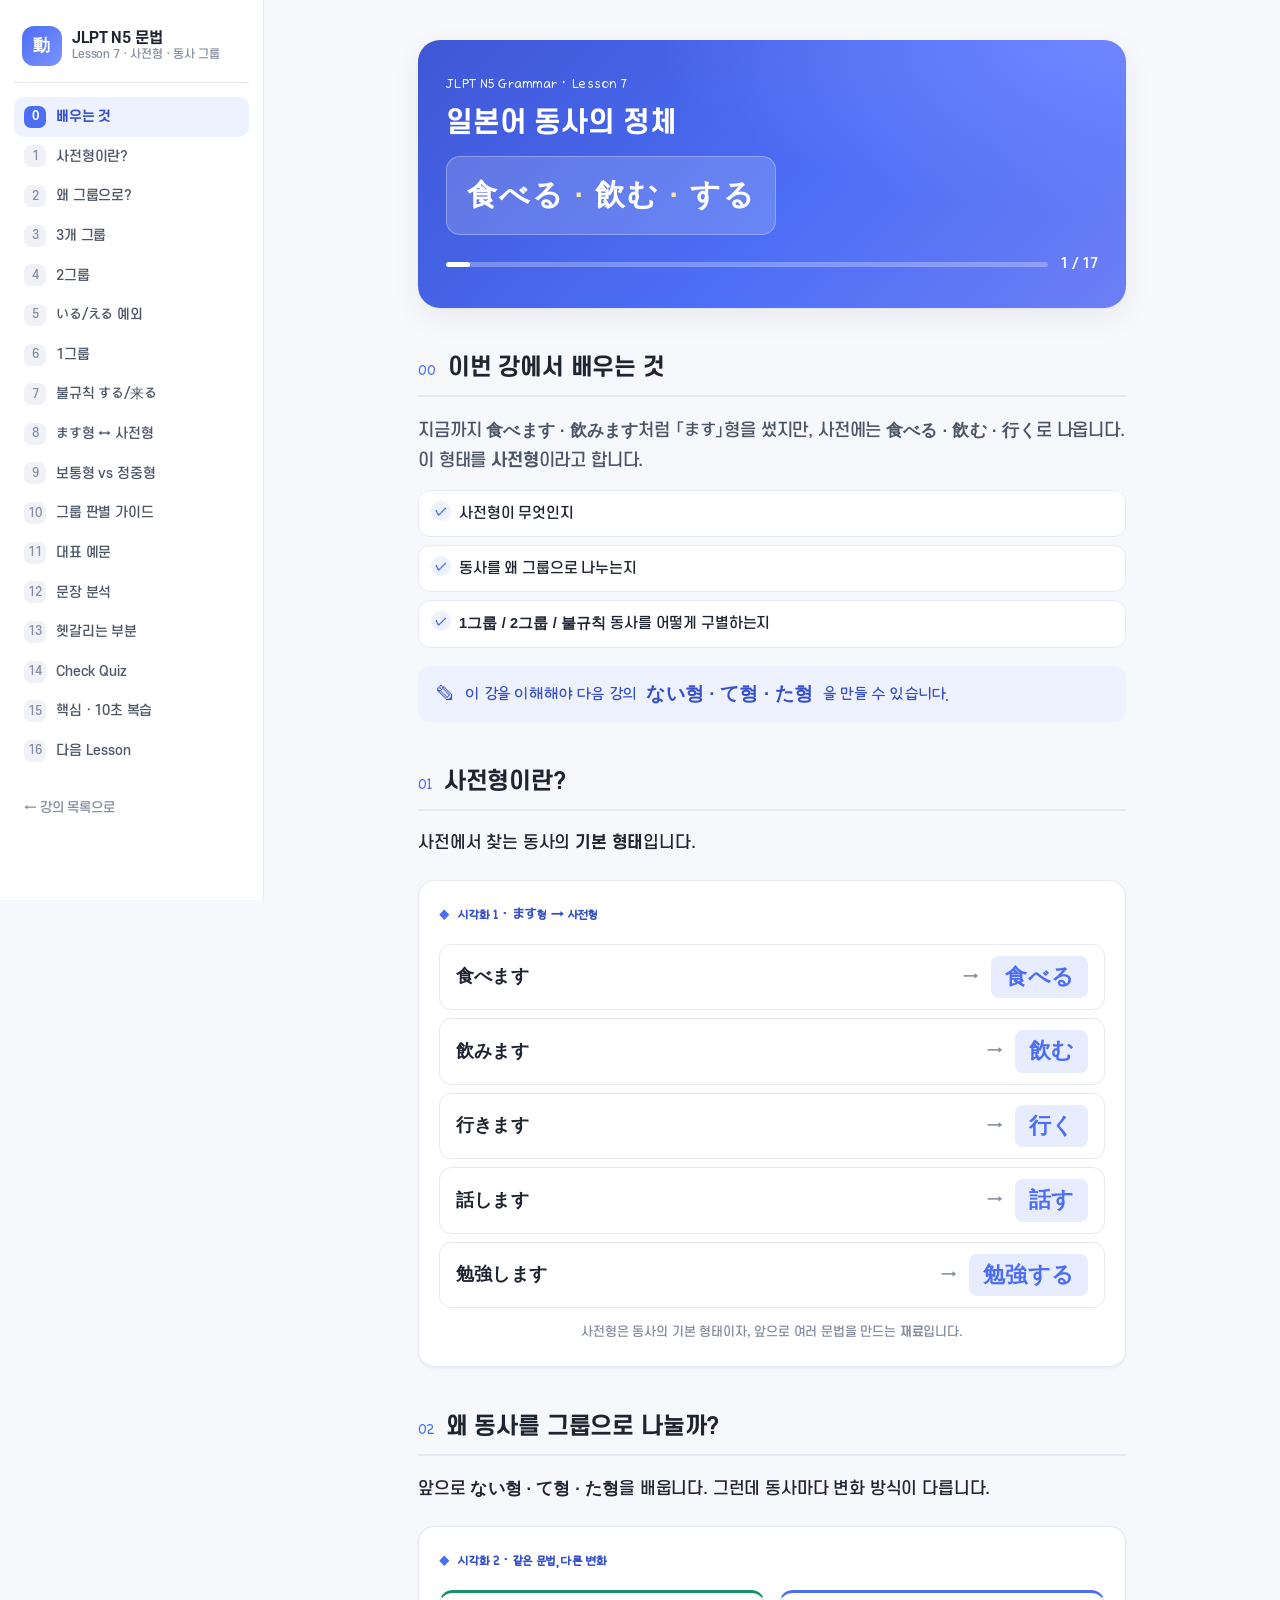
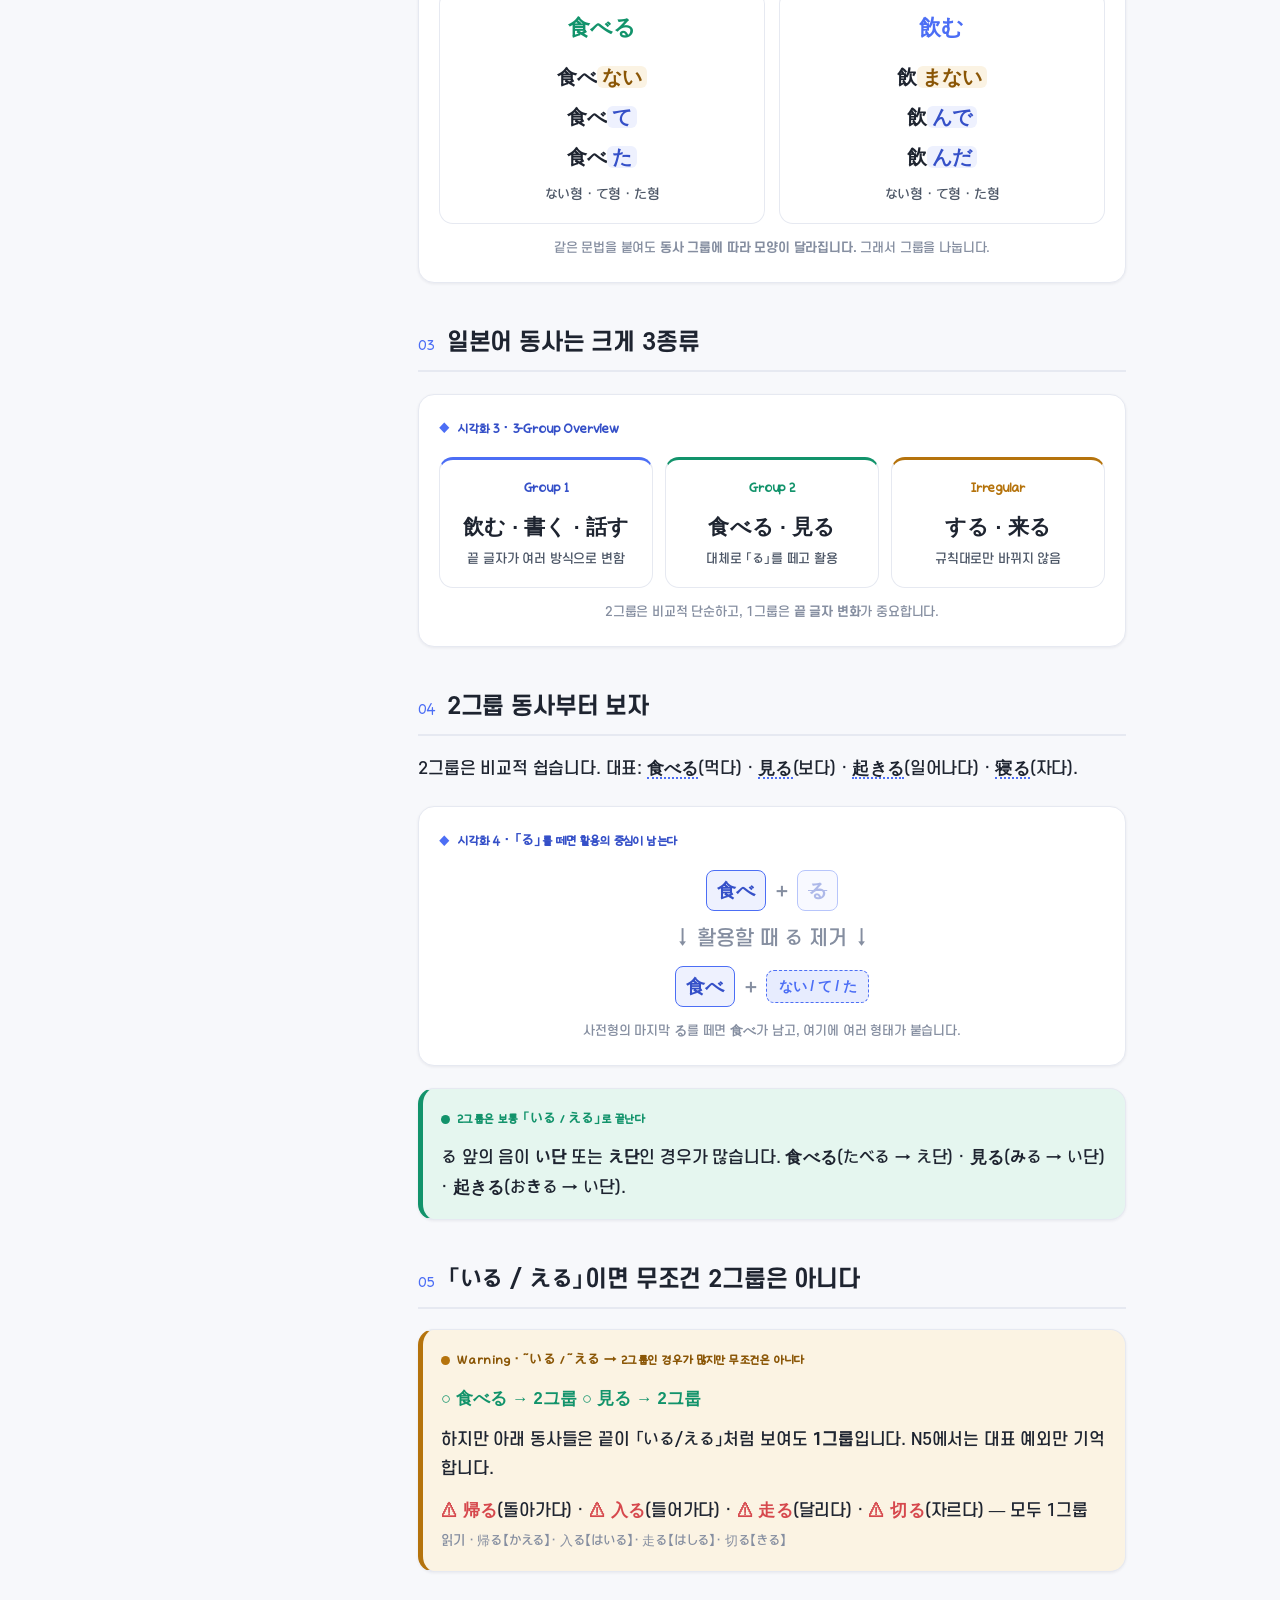
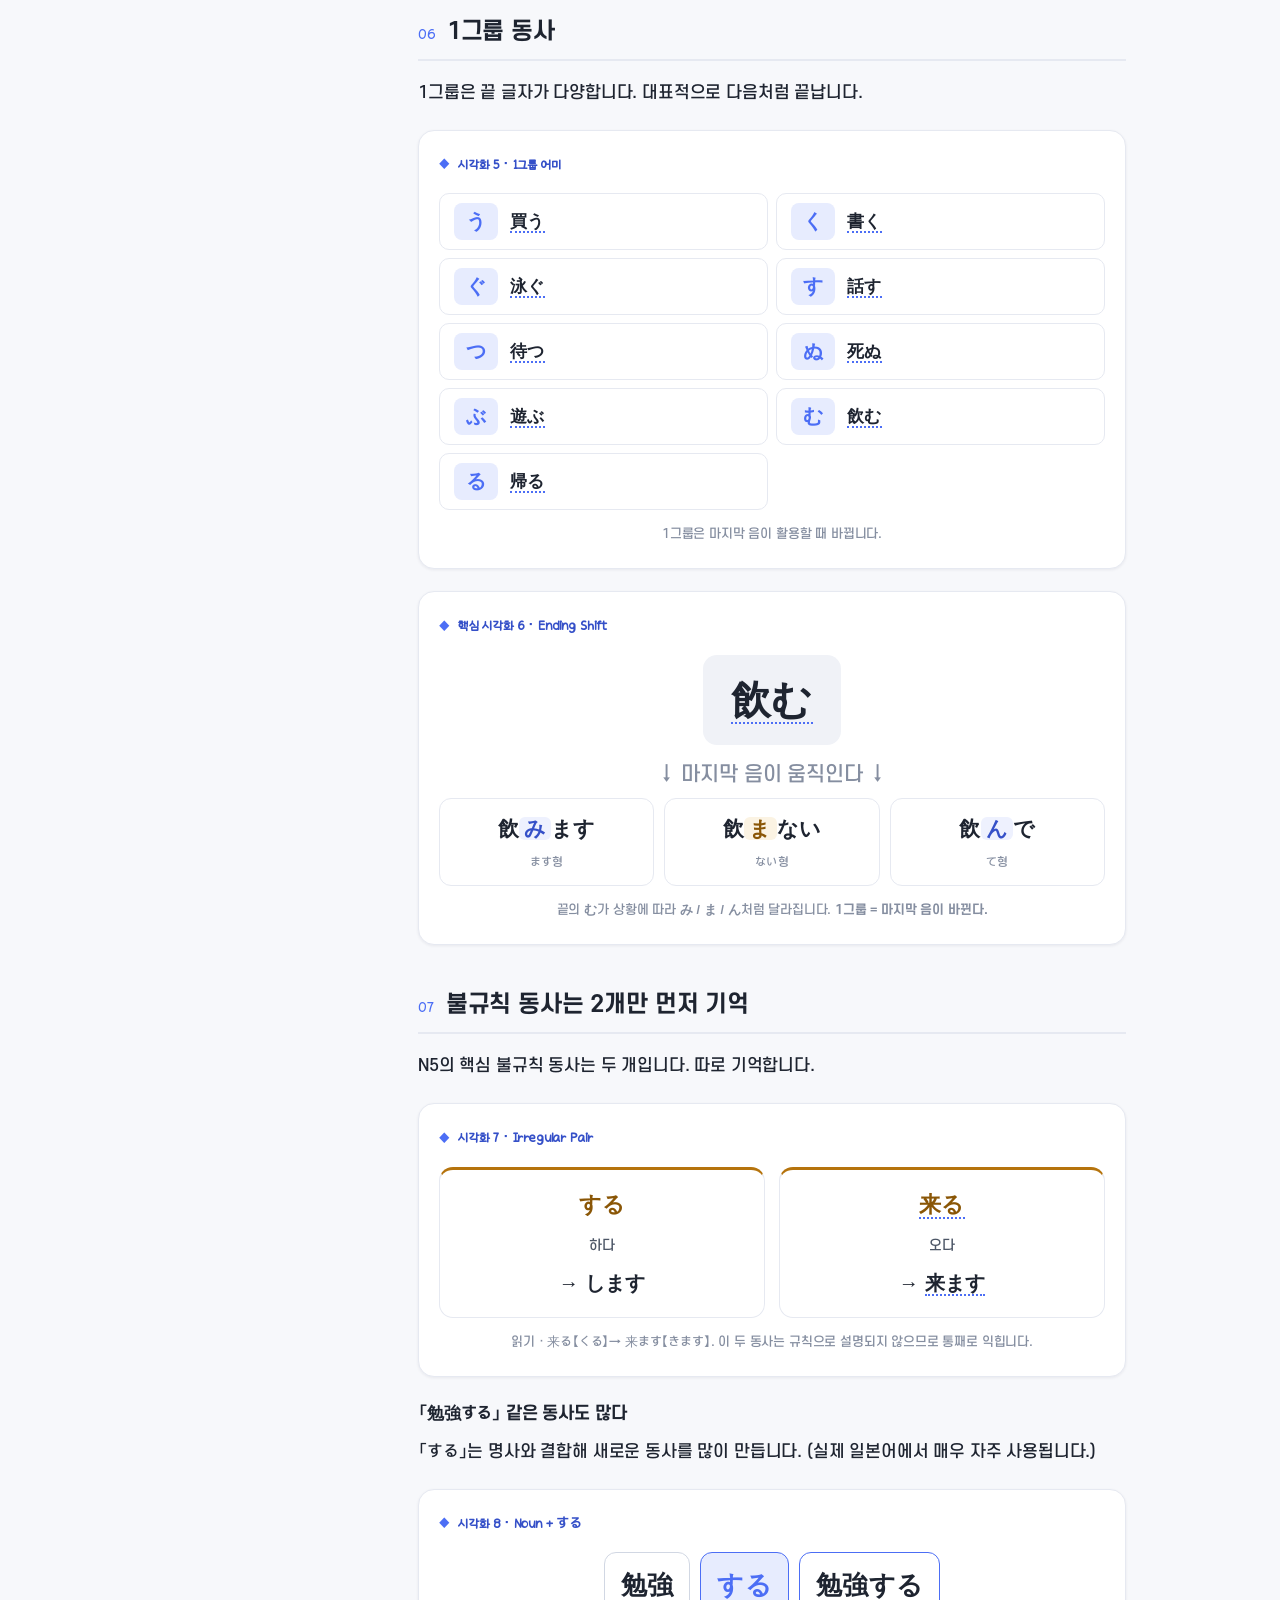
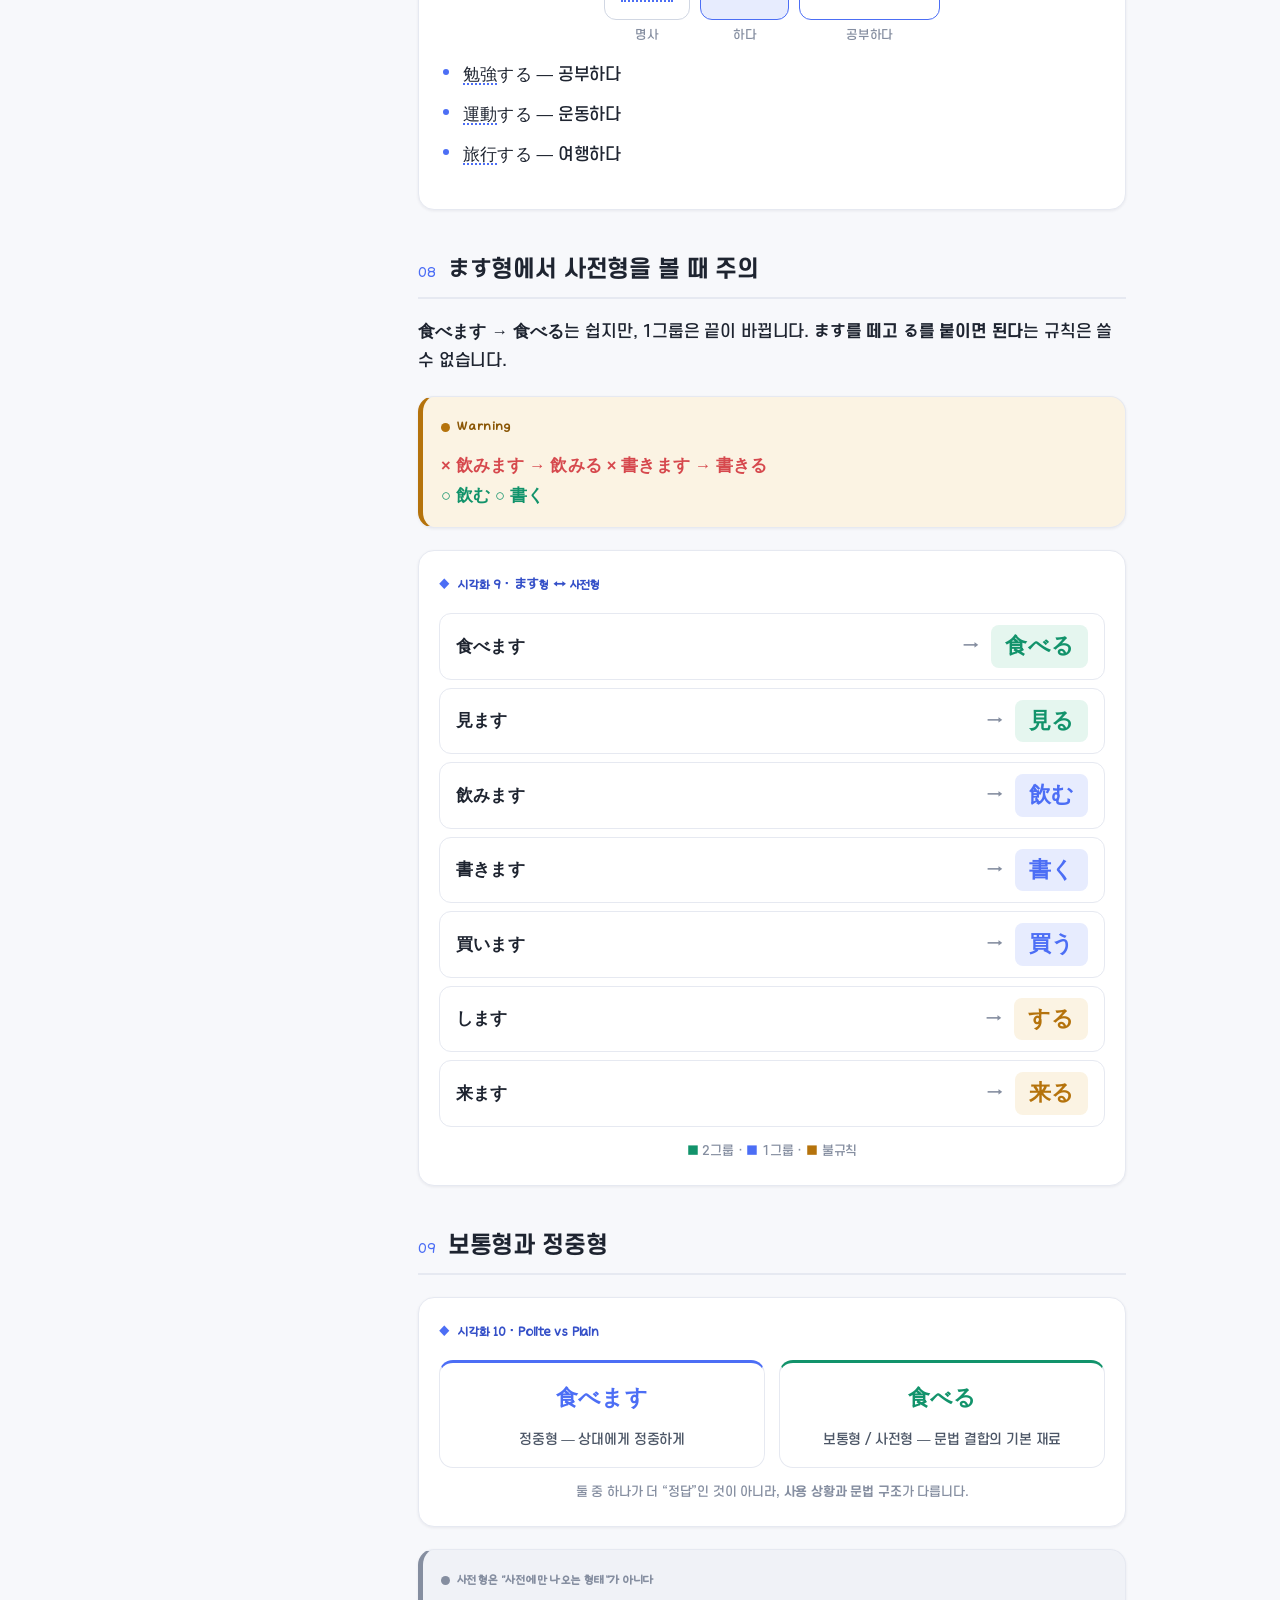
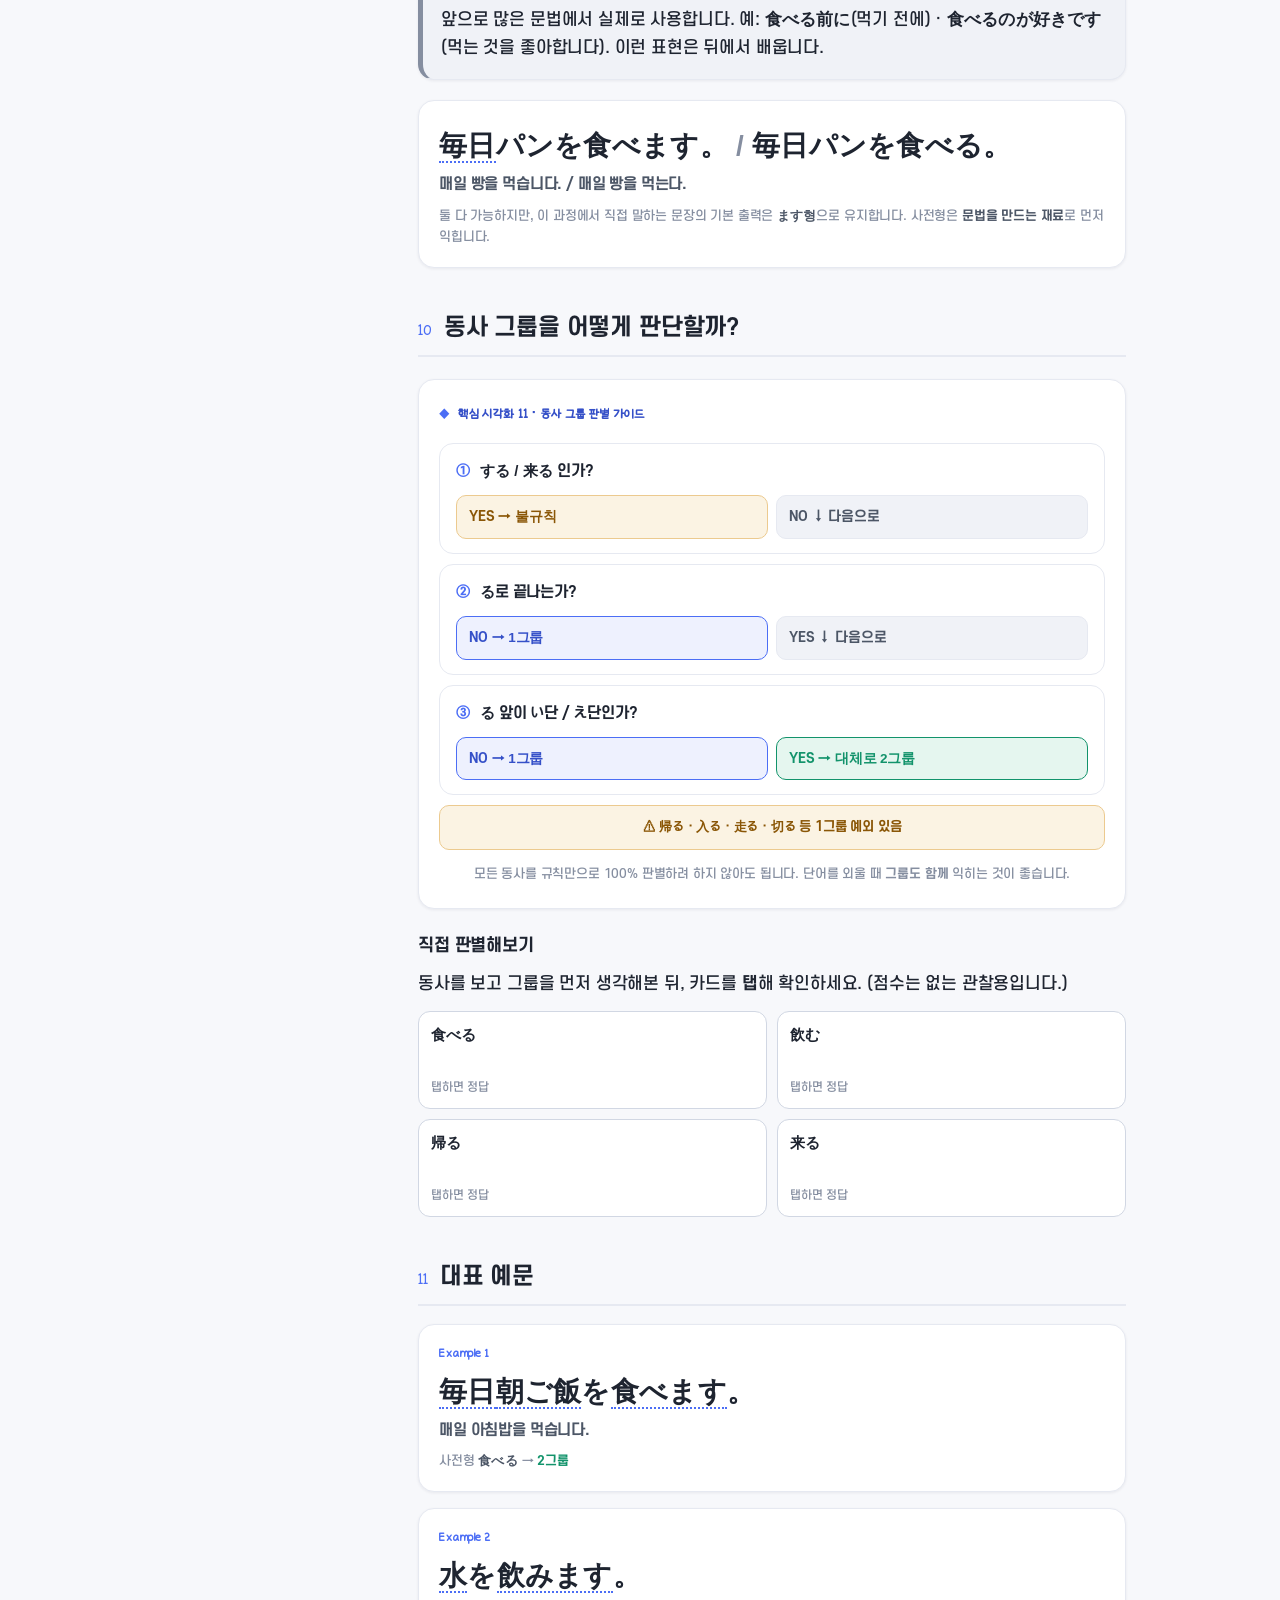
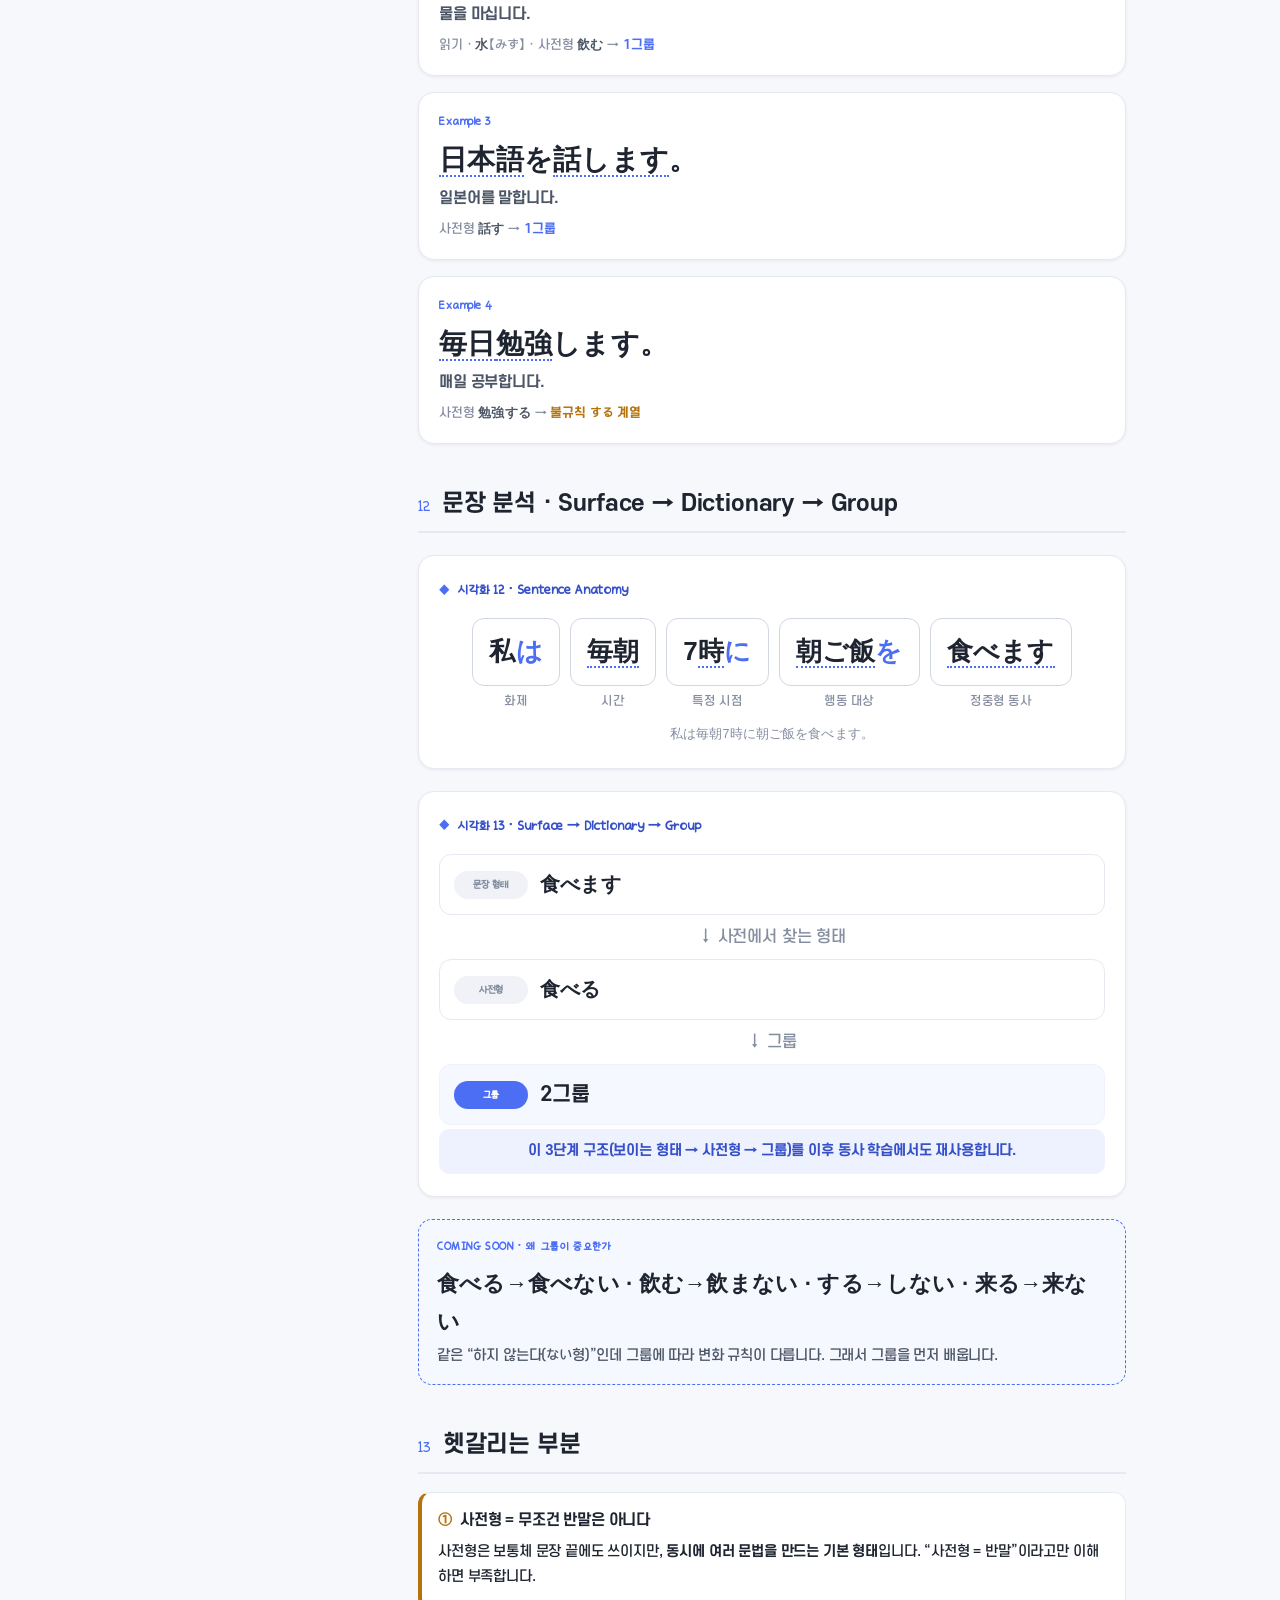
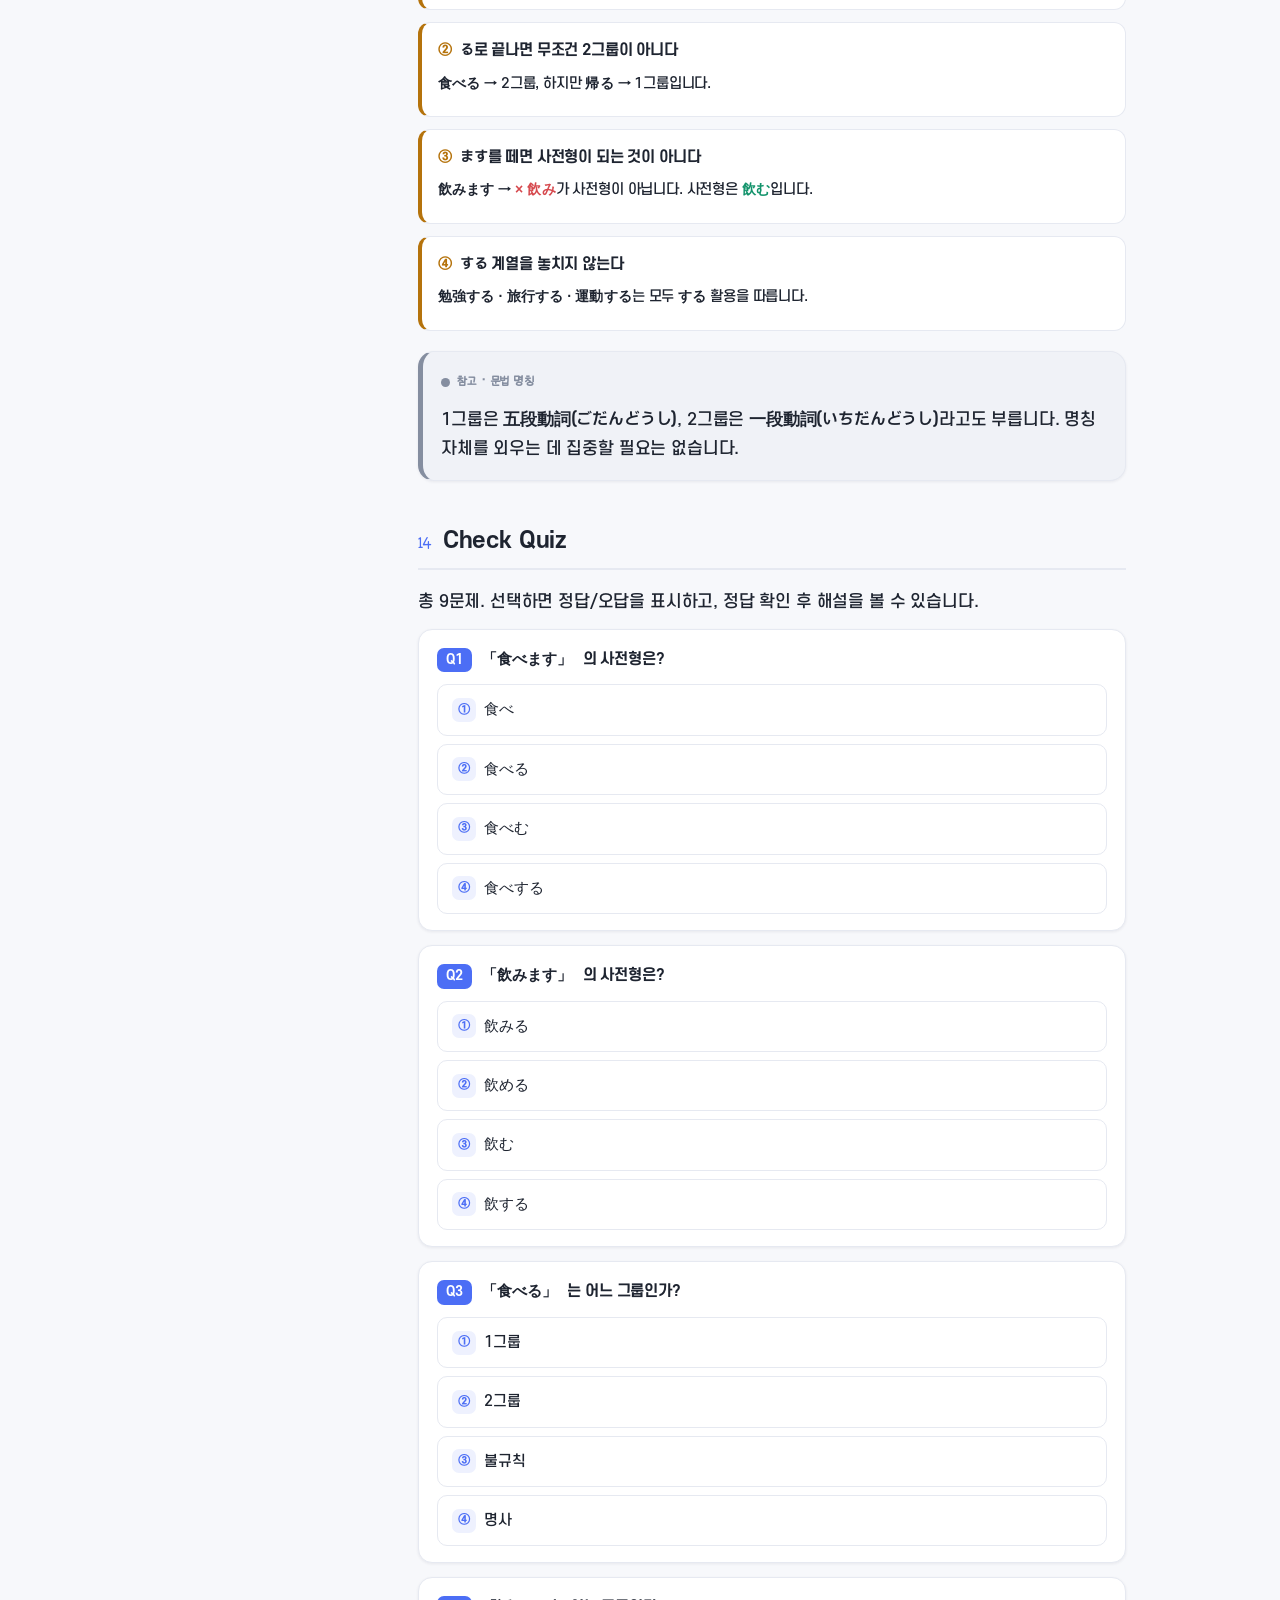
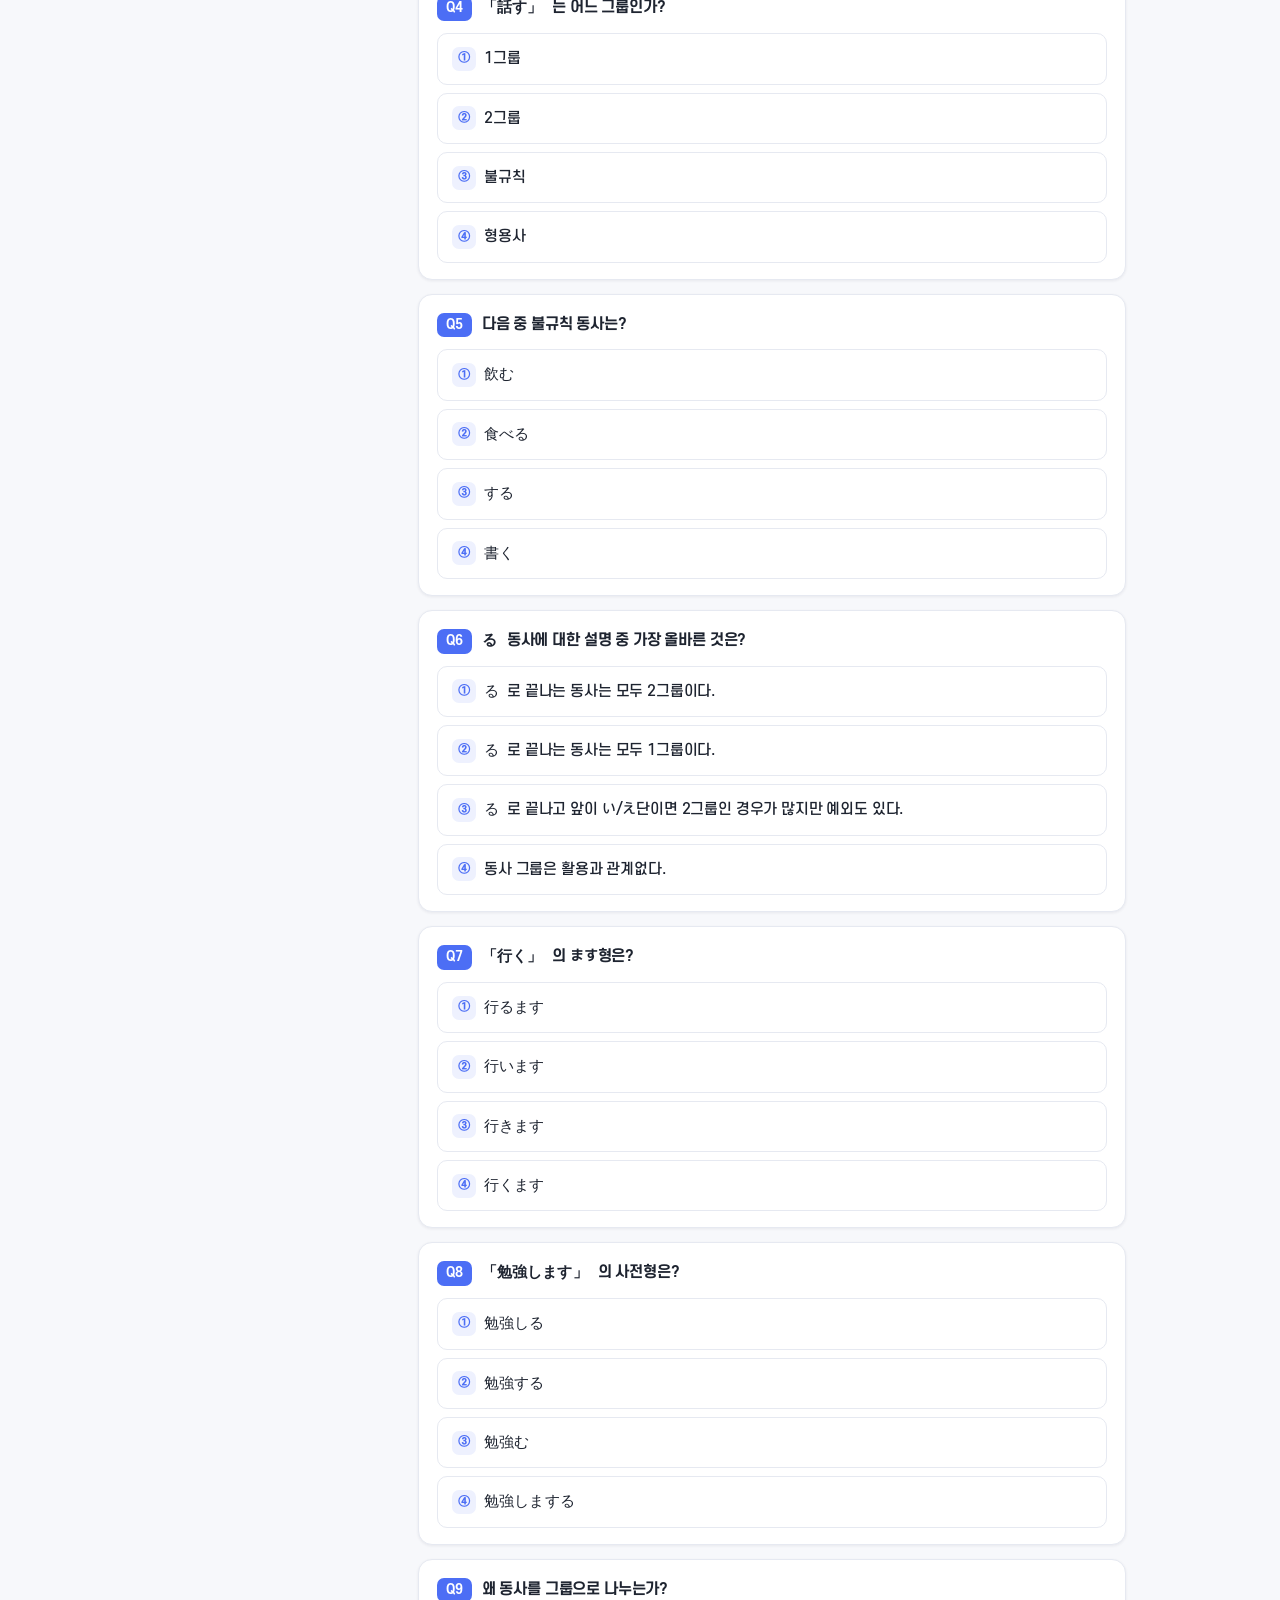
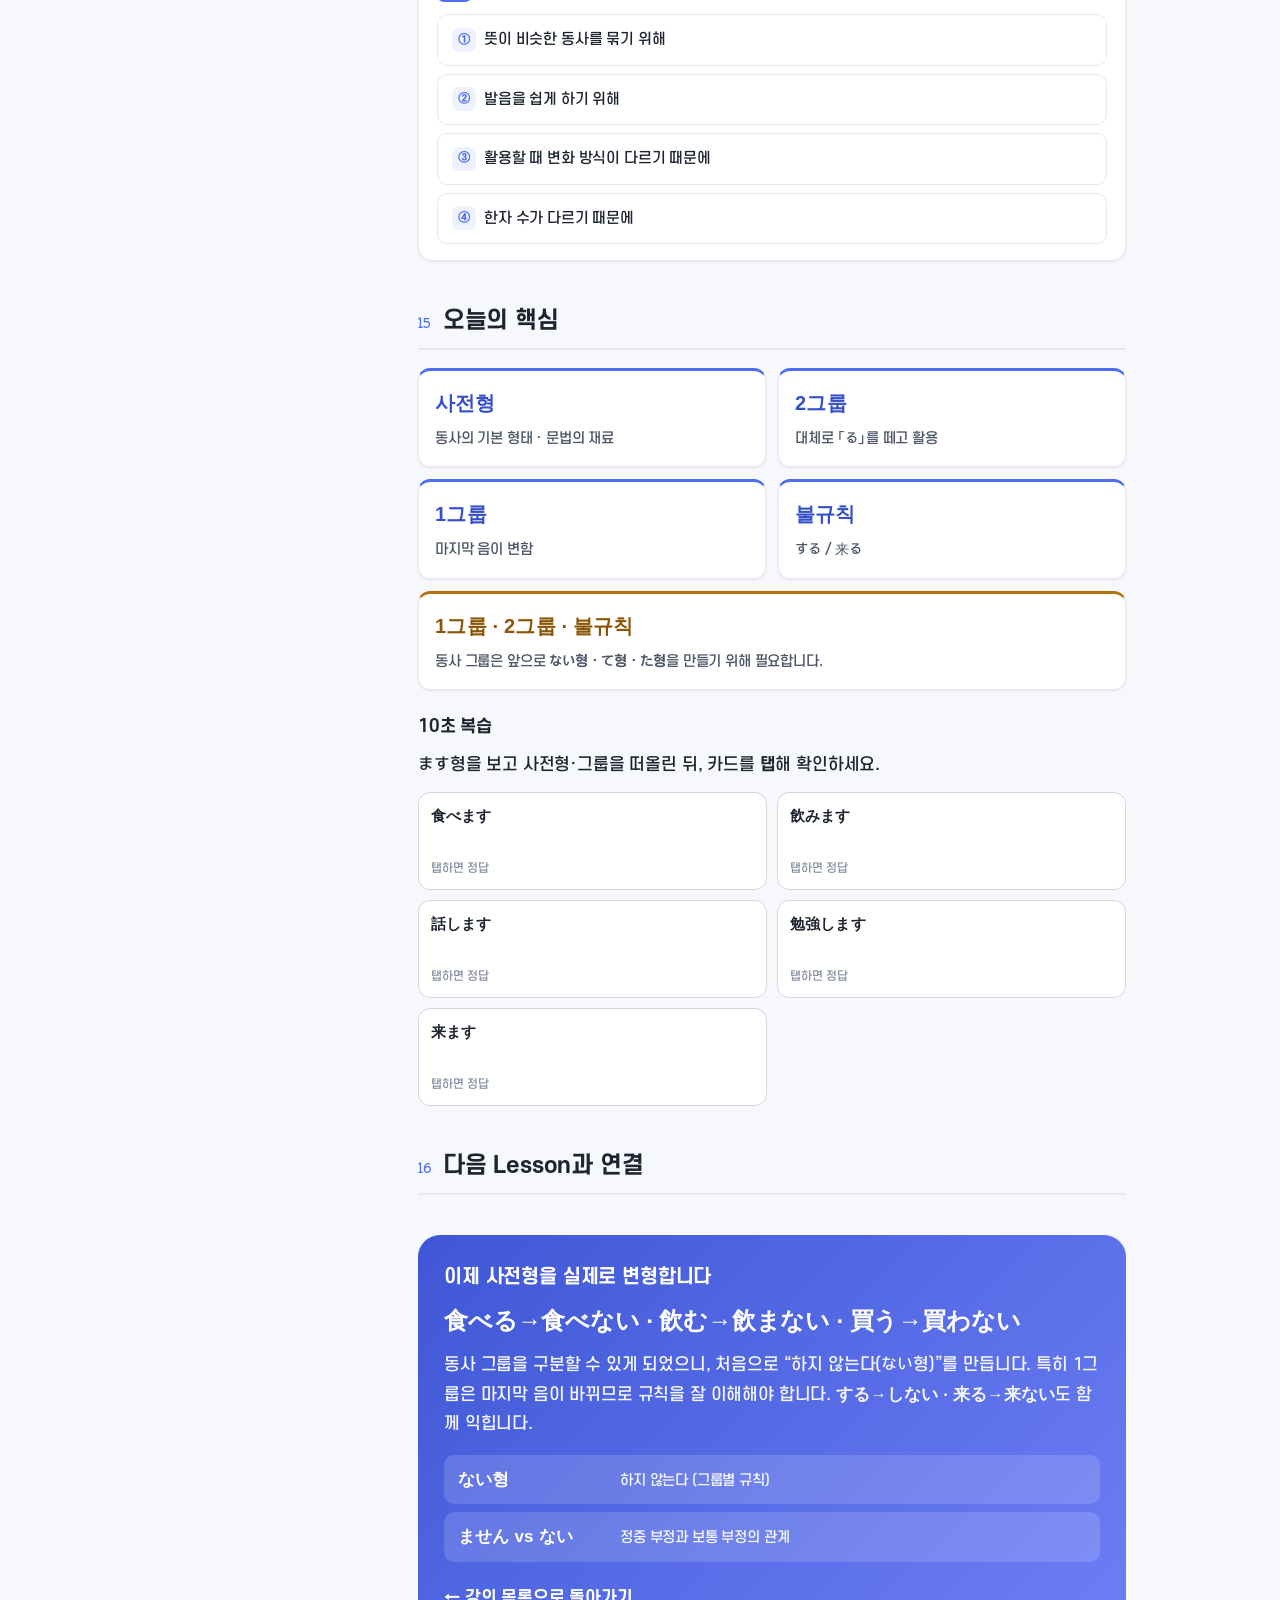
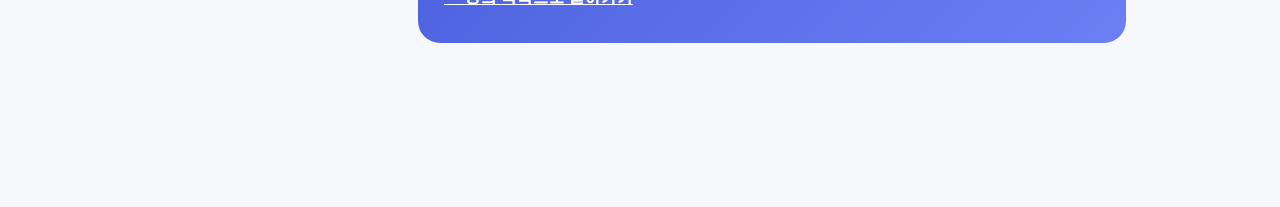
<file: lessons/n5/07.html>
<!DOCTYPE html>
<html lang="ko">
<head>
  <meta charset="UTF-8" />
  <meta name="viewport" content="width=device-width, initial-scale=1.0" />
  <title>Lesson 7 · 일본어 동사의 정체 「사전형 + 1그룹 / 2그룹 / 불규칙」 — JLPT N5 문법</title>
  <meta name="description" content="동사의 사전형과 1그룹·2그룹·불규칙(する·来る) 구분법을 배우는 N5 문법 강의. ない형·て형·た형을 위한 기초." />
  <link rel="stylesheet" href="../../assets/css/styles.css" />
</head>
<body>
  <!-- 모바일 상단바 -->
  <div class="topbar">
    <button class="hamburger" aria-label="목차 열기" aria-expanded="false"><span></span></button>
    <div class="topbar__title">Lesson 7 · 동사 그룹</div>
    <span class="topbar__prog" data-prog-txt>1 / 17</span>
  </div>
  <div class="scrim" aria-hidden="true"></div>

  <div class="app">
    <!-- 사이드바 -->
    <aside class="sidebar" aria-label="강의 목차">
      <div class="sidebar__brand">
        <div class="sidebar__logo jp">動</div>
        <div class="sidebar__title">JLPT N5 문법
          <small>Lesson 7 · 사전형 · 동사 그룹</small>
        </div>
      </div>
      <nav>
        <ul class="toc">
          <li><a href="#intro"><span class="num">0</span> 배우는 것</a></li>
          <li><a href="#dict"><span class="num">1</span> 사전형이란?</a></li>
          <li><a href="#why"><span class="num">2</span> 왜 그룹으로?</a></li>
          <li><a href="#overview"><span class="num">3</span> 3개 그룹</a></li>
          <li><a href="#group2"><span class="num">4</span> 2그룹</a></li>
          <li><a href="#exception"><span class="num">5</span> いる/える 예외</a></li>
          <li><a href="#group1"><span class="num">6</span> 1그룹</a></li>
          <li><a href="#irregular"><span class="num">7</span> 불규칙 する/来る</a></li>
          <li><a href="#masudict"><span class="num">8</span> ます형 ↔ 사전형</a></li>
          <li><a href="#plain"><span class="num">9</span> 보통형 vs 정중형</a></li>
          <li><a href="#guide"><span class="num">10</span> 그룹 판별 가이드</a></li>
          <li><a href="#examples"><span class="num">11</span> 대표 예문</a></li>
          <li><a href="#anatomy"><span class="num">12</span> 문장 분석</a></li>
          <li><a href="#mistakes"><span class="num">13</span> 헷갈리는 부분</a></li>
          <li><a href="#quiz"><span class="num">14</span> Check Quiz</a></li>
          <li><a href="#summary"><span class="num">15</span> 핵심 · 10초 복습</a></li>
          <li><a href="#next"><span class="num">16</span> 다음 Lesson</a></li>
        </ul>
      </nav>
      <a class="sidebar__back" href="../../index.html">← 강의 목록으로</a>
    </aside>

    <!-- 본문 -->
    <div class="content">
      <div class="wrap">

        <header class="lesson-hero">
          <div class="kicker">JLPT N5 Grammar · Lesson 7</div>
          <h1>일본어 동사의 정체</h1>
          <div class="lesson-hero__pattern jp">食べる <span class="pt">·</span> 飲む <span class="pt">·</span> する</div>
          <div class="progress">
            <div class="progress__bar"><div class="progress__fill"></div></div>
            <span class="progress__txt" data-prog-txt>1 / 17</span>
          </div>
        </header>

        <!-- ============ 0 · 배우는 것 ============ -->
        <section id="intro" class="section">
          <h2><span class="sec-no">00</span> 이번 강에서 배우는 것</h2>
          <p class="lead">지금까지 <b class="jp">食べます · 飲みます</b>처럼 「ます」형을 썼지만, 사전에는 <b class="jp">食べる · 飲む · 行く</b>로 나옵니다.
            이 형태를 <b>사전형</b>이라고 합니다.</p>
          <ul class="goals">
            <li>사전형이 무엇인지</li>
            <li>동사를 왜 그룹으로 나누는지</li>
            <li><span class="jp">1그룹 / 2그룹 / 불규칙</span> 동사를 어떻게 구별하는지</li>
          </ul>
          <div class="oneline">이 강을 이해해야 다음 강의 <b class="jp">ない형 · て형 · た형</b>을 만들 수 있습니다.</div>
        </section>

        <!-- ============ 1 · 사전형이란 ============ -->
        <section id="dict" class="section">
          <h2><span class="sec-no">01</span> 사전형이란?</h2>
          <p>사전에서 찾는 동사의 <b>기본 형태</b>입니다.</p>

          <!-- 시각화 1 · ます형 → 사전형 -->
          <div class="figure">
            <div class="figure__title">시각화 1 · ます형 → 사전형</div>
            <div class="cheat">
              <div class="cheat__row"><span class="cheat__q jp" style="font-family:var(--font-jp);font-size:18px;font-weight:700;">食べます</span><span class="cheat__arrow">→</span><span class="cheat__p jp">食べる</span></div>
              <div class="cheat__row"><span class="cheat__q jp" style="font-family:var(--font-jp);font-size:18px;font-weight:700;">飲みます</span><span class="cheat__arrow">→</span><span class="cheat__p jp">飲む</span></div>
              <div class="cheat__row"><span class="cheat__q jp" style="font-family:var(--font-jp);font-size:18px;font-weight:700;">行きます</span><span class="cheat__arrow">→</span><span class="cheat__p jp">行く</span></div>
              <div class="cheat__row"><span class="cheat__q jp" style="font-family:var(--font-jp);font-size:18px;font-weight:700;">話します</span><span class="cheat__arrow">→</span><span class="cheat__p jp">話す</span></div>
              <div class="cheat__row"><span class="cheat__q jp" style="font-family:var(--font-jp);font-size:18px;font-weight:700;">勉強します</span><span class="cheat__arrow">→</span><span class="cheat__p jp">勉強する</span></div>
            </div>
            <div class="figure__cap">사전형은 동사의 기본 형태이자, 앞으로 여러 문법을 만드는 <b>재료</b>입니다.</div>
          </div>
        </section>

        <!-- ============ 2 · 왜 그룹으로 ============ -->
        <section id="why" class="section">
          <h2><span class="sec-no">02</span> 왜 동사를 그룹으로 나눌까?</h2>
          <p>앞으로 <b class="jp">ない형 · て형 · た형</b>을 배웁니다. 그런데 동사마다 변화 방식이 다릅니다.</p>

          <!-- 시각화 2 · 같은 문법, 다른 변화 -->
          <div class="figure">
            <div class="figure__title">시각화 2 · 같은 문법, 다른 변화</div>
            <div class="vs2">
              <div class="vs2__col is-mo">
                <div class="vs2__head jp" style="color:var(--info)">食べる</div>
                <div class="vs2__jp jp" style="line-height:2;">食べ<span class="chg chg--neg">ない</span><br>食べ<span class="chg">て</span><br>食べ<span class="chg">た</span></div>
                <div class="vs2__ko">ない형 · て형 · た형</div>
              </div>
              <div class="vs2__col is-ha">
                <div class="vs2__head jp">飲む</div>
                <div class="vs2__jp jp" style="line-height:2;">飲<span class="chg chg--neg">まない</span><br>飲<span class="chg">んで</span><br>飲<span class="chg">んだ</span></div>
                <div class="vs2__ko">ない형 · て형 · た형</div>
              </div>
            </div>
            <div class="figure__cap">같은 문법을 붙여도 <b>동사 그룹에 따라 모양이 달라집니다.</b> 그래서 그룹을 나눕니다.</div>
          </div>
        </section>

        <!-- ============ 3 · 3개 그룹 ============ -->
        <section id="overview" class="section">
          <h2><span class="sec-no">03</span> 일본어 동사는 크게 3종류</h2>

          <!-- 핵심 시각화 3 · 3-Group Overview -->
          <div class="figure">
            <div class="figure__title">시각화 3 · 3-Group Overview</div>
            <div class="groups3">
              <div class="g3card is-g1">
                <div class="g3card__t">Group 1</div>
                <div class="g3card__ex jp">飲む · 書く · 話す</div>
                <div class="g3card__d">끝 글자가 여러 방식으로 변함</div>
              </div>
              <div class="g3card is-g2">
                <div class="g3card__t">Group 2</div>
                <div class="g3card__ex jp">食べる · 見る</div>
                <div class="g3card__d">대체로 「る」를 떼고 활용</div>
              </div>
              <div class="g3card is-irr">
                <div class="g3card__t">Irregular</div>
                <div class="g3card__ex jp">する · 来る</div>
                <div class="g3card__d">규칙대로만 바뀌지 않음</div>
              </div>
            </div>
            <div class="figure__cap">2그룹은 비교적 단순하고, 1그룹은 <b>끝 글자 변화</b>가 중요합니다.</div>
          </div>
        </section>

        <!-- ============ 4 · 2그룹 ============ -->
        <section id="group2" class="section">
          <h2><span class="sec-no">04</span> 2그룹 동사부터 보자</h2>
          <p>2그룹은 비교적 쉽습니다. 대표: <b class="jp"><span class="furi" data-yomi="たべる">食べる</span></b>(먹다) ·
            <b class="jp"><span class="furi" data-yomi="みる">見る</span></b>(보다) ·
            <b class="jp"><span class="furi" data-yomi="おきる">起きる</span></b>(일어나다) ·
            <b class="jp"><span class="furi" data-yomi="ねる">寝る</span></b>(자다).</p>

          <!-- 시각화 4 · 2그룹 구조 (Priority 3) -->
          <div class="figure">
            <div class="figure__title">시각화 4 · 「る」를 떼면 활용의 중심이 남는다</div>
            <div style="text-align:center;">
              <div class="slotrow" style="justify-content:center;">
                <span class="slot-filled jp">食べ</span><span class="slot-plus">＋</span><span class="slot-filled jp" style="opacity:.4;text-decoration:line-through;">る</span>
              </div>
              <div class="shift__arrow">↓ 활용할 때 る 제거 ↓</div>
              <div class="slotrow" style="justify-content:center;">
                <span class="slot-filled jp">食べ</span><span class="slot-plus">＋</span><span class="slot-empty">ない / て / た</span>
              </div>
            </div>
            <div class="figure__cap">사전형의 마지막 <b class="jp">る</b>를 떼면 <b class="jp">食べ</b>가 남고, 여기에 여러 형태가 붙습니다.</div>
          </div>

          <div class="card card--point">
            <div class="card__label"><span class="dot"></span>2그룹은 보통 「いる / える」로 끝난다</div>
            <p>る 앞의 음이 <b>い단</b> 또는 <b>え단</b>인 경우가 많습니다.
              <b class="jp">食べる</b>(た<b>べ</b>る → え단) · <b class="jp">見る</b>(<b>み</b>る → い단) · <b class="jp">起きる</b>(お<b>き</b>る → い단).</p>
          </div>
        </section>

        <!-- ============ 5 · いる/える 예외 ============ -->
        <section id="exception" class="section">
          <h2><span class="sec-no">05</span> 「いる / える」이면 무조건 2그룹은 아니다</h2>

          <!-- 시각화 5 · Mostly, But Not Always (Priority 5) -->
          <div class="card card--warn">
            <div class="card__label"><span class="dot"></span>Warning · ～いる / ～える → 2그룹인 경우가 많지만 무조건은 아니다</div>
            <p><span class="okmark jp">○ 食べる → 2그룹</span> <span class="okmark jp">○ 見る → 2그룹</span></p>
            <p>하지만 아래 동사들은 끝이 「いる/える」처럼 보여도 <b>1그룹</b>입니다. N5에서는 대표 예외만 기억합니다.</p>
            <p><span class="wrongmark jp">⚠ 帰る</span>(돌아가다) · <span class="wrongmark jp">⚠ 入る</span>(들어가다) ·
              <span class="wrongmark jp">⚠ 走る</span>(달리다) · <span class="wrongmark jp">⚠ 切る</span>(자르다) — 모두 1그룹
              <br><span style="color:var(--ink-faint);font-size:13px;">읽기 · 帰る【かえる】· 入る【はいる】· 走る【はしる】· 切る【きる】</span></p>
          </div>
        </section>

        <!-- ============ 6 · 1그룹 ============ -->
        <section id="group1" class="section">
          <h2><span class="sec-no">06</span> 1그룹 동사</h2>
          <p>1그룹은 끝 글자가 다양합니다. 대표적으로 다음처럼 끝납니다.</p>

          <!-- 시각화 6 · Group 1 Endings -->
          <div class="figure">
            <div class="figure__title">시각화 5 · 1그룹 어미</div>
            <div class="endlist">
              <div class="endrow"><span class="endrow__k jp">う</span><span class="endrow__ex jp"><span class="furi" data-yomi="かう">買う</span></span></div>
              <div class="endrow"><span class="endrow__k jp">く</span><span class="endrow__ex jp"><span class="furi" data-yomi="かく">書く</span></span></div>
              <div class="endrow"><span class="endrow__k jp">ぐ</span><span class="endrow__ex jp"><span class="furi" data-yomi="およぐ">泳ぐ</span></span></div>
              <div class="endrow"><span class="endrow__k jp">す</span><span class="endrow__ex jp"><span class="furi" data-yomi="はなす">話す</span></span></div>
              <div class="endrow"><span class="endrow__k jp">つ</span><span class="endrow__ex jp"><span class="furi" data-yomi="まつ">待つ</span></span></div>
              <div class="endrow"><span class="endrow__k jp">ぬ</span><span class="endrow__ex jp"><span class="furi" data-yomi="しぬ">死ぬ</span></span></div>
              <div class="endrow"><span class="endrow__k jp">ぶ</span><span class="endrow__ex jp"><span class="furi" data-yomi="あそぶ">遊ぶ</span></span></div>
              <div class="endrow"><span class="endrow__k jp">む</span><span class="endrow__ex jp"><span class="furi" data-yomi="のむ">飲む</span></span></div>
              <div class="endrow"><span class="endrow__k jp">る</span><span class="endrow__ex jp"><span class="furi" data-yomi="かえる">帰る</span></span></div>
            </div>
            <div class="figure__cap">1그룹은 마지막 음이 활용할 때 바뀝니다.</div>
          </div>

          <!-- 핵심 시각화 7 · Ending Shift (Priority 2) -->
          <div class="figure">
            <div class="figure__title">핵심 시각화 6 · Ending Shift</div>
            <div class="shift">
              <div class="shift__center jp"><span class="furi" data-yomi="のむ">飲む</span></div>
              <div class="shift__arrow">↓ 마지막 음이 움직인다 ↓</div>
              <div class="shift__rays">
                <div class="shift__ray jp">飲<span class="chg">み</span>ます<span class="t">ます형</span></div>
                <div class="shift__ray jp">飲<span class="chg chg--neg">ま</span>ない<span class="t">ない형</span></div>
                <div class="shift__ray jp">飲<span class="chg">ん</span>で<span class="t">て형</span></div>
              </div>
            </div>
            <div class="figure__cap">끝의 <b class="jp">む</b>가 상황에 따라 <b class="jp">み / ま / ん</b>처럼 달라집니다. <b>1그룹 = 마지막 음이 바뀐다.</b></div>
          </div>
        </section>

        <!-- ============ 7 · 불규칙 ============ -->
        <section id="irregular" class="section">
          <h2><span class="sec-no">07</span> 불규칙 동사는 2개만 먼저 기억</h2>
          <p>N5의 핵심 불규칙 동사는 두 개입니다. 따로 기억합니다.</p>

          <!-- 시각화 8 · Irregular Pair -->
          <div class="figure">
            <div class="figure__title">시각화 7 · Irregular Pair</div>
            <div class="vs2">
              <div class="vs2__col is-irr" style="border-top:3px solid var(--warn);">
                <div class="vs2__head jp" style="color:var(--warn-ink)">する</div>
                <div class="vs2__ko">하다</div>
                <div class="vs2__jp jp" style="margin-top:8px;">→ します</div>
              </div>
              <div class="vs2__col is-irr" style="border-top:3px solid var(--warn);">
                <div class="vs2__head jp" style="color:var(--warn-ink)"><span class="furi" data-yomi="くる">来る</span></div>
                <div class="vs2__ko">오다</div>
                <div class="vs2__jp jp" style="margin-top:8px;">→ <span class="furi" data-yomi="きます">来ます</span></div>
              </div>
            </div>
            <div class="figure__cap">읽기 · 来る【くる】→ 来ます【きます】. 이 두 동사는 규칙으로 설명되지 않으므로 통째로 익힙니다.</div>
          </div>

          <h3>「勉強する」 같은 동사도 많다</h3>
          <p>「する」는 명사와 결합해 새로운 동사를 많이 만듭니다. (실제 일본어에서 매우 자주 사용됩니다.)</p>
          <div class="figure">
            <div class="figure__title">시각화 8 · Noun + する</div>
            <div class="chunks">
              <div class="chunk"><div class="chunk__box jp"><span class="furi" data-yomi="べんきょう">勉強</span></div><div class="chunk__cap">명사</div></div>
              <div class="chunk"><div class="chunk__box is-pt jp">する</div><div class="chunk__cap">하다</div></div>
              <div class="chunk"><div class="chunk__box jp" style="border-color:var(--brand)">勉強する</div><div class="chunk__cap">공부하다</div></div>
            </div>
            <ul class="clean">
              <li><span class="jp"><span class="furi" data-yomi="べんきょう">勉強</span>する</span> — 공부하다</li>
              <li><span class="jp"><span class="furi" data-yomi="うんどう">運動</span>する</span> — 운동하다</li>
              <li><span class="jp"><span class="furi" data-yomi="りょこう">旅行</span>する</span> — 여행하다</li>
            </ul>
          </div>
        </section>

        <!-- ============ 8 · ます형 ↔ 사전형 ============ -->
        <section id="masudict" class="section">
          <h2><span class="sec-no">08</span> ます형에서 사전형을 볼 때 주의</h2>
          <p><b class="jp">食べます → 食べる</b>는 쉽지만, 1그룹은 끝이 바뀝니다.
            <b>ます를 떼고 る를 붙이면 된다</b>는 규칙은 쓸 수 없습니다.</p>
          <div class="card card--warn">
            <div class="card__label"><span class="dot"></span>Warning</div>
            <p><span class="wrongmark jp">× 飲みます → 飲みる</span> <span class="wrongmark jp">× 書きます → 書きる</span><br>
              <span class="okmark jp">○ 飲む</span> <span class="okmark jp">○ 書く</span></p>
          </div>

          <!-- 시각화 10 · Match Cards -->
          <div class="figure">
            <div class="figure__title">시각화 9 · ます형 ↔ 사전형</div>
            <div class="cheat">
              <div class="cheat__row"><span class="cheat__q jp" style="font-family:var(--font-jp);font-size:17px;font-weight:700;">食べます</span><span class="cheat__arrow">→</span><span class="cheat__p jp" style="color:var(--info);background:var(--info-soft)">食べる</span></div>
              <div class="cheat__row"><span class="cheat__q jp" style="font-family:var(--font-jp);font-size:17px;font-weight:700;">見ます</span><span class="cheat__arrow">→</span><span class="cheat__p jp" style="color:var(--info);background:var(--info-soft)">見る</span></div>
              <div class="cheat__row"><span class="cheat__q jp" style="font-family:var(--font-jp);font-size:17px;font-weight:700;">飲みます</span><span class="cheat__arrow">→</span><span class="cheat__p jp">飲む</span></div>
              <div class="cheat__row"><span class="cheat__q jp" style="font-family:var(--font-jp);font-size:17px;font-weight:700;">書きます</span><span class="cheat__arrow">→</span><span class="cheat__p jp">書く</span></div>
              <div class="cheat__row"><span class="cheat__q jp" style="font-family:var(--font-jp);font-size:17px;font-weight:700;">買います</span><span class="cheat__arrow">→</span><span class="cheat__p jp">買う</span></div>
              <div class="cheat__row"><span class="cheat__q jp" style="font-family:var(--font-jp);font-size:17px;font-weight:700;">します</span><span class="cheat__arrow">→</span><span class="cheat__p jp" style="color:var(--warn);background:var(--warn-soft)">する</span></div>
              <div class="cheat__row"><span class="cheat__q jp" style="font-family:var(--font-jp);font-size:17px;font-weight:700;">来ます</span><span class="cheat__arrow">→</span><span class="cheat__p jp" style="color:var(--warn);background:var(--warn-soft)">来る</span></div>
            </div>
            <div class="figure__cap"><span style="color:var(--info)">■</span> 2그룹 · <span style="color:var(--particle)">■</span> 1그룹 · <span style="color:var(--warn)">■</span> 불규칙</div>
          </div>
        </section>

        <!-- ============ 9 · 보통형 vs 정중형 ============ -->
        <section id="plain" class="section">
          <h2><span class="sec-no">09</span> 보통형과 정중형</h2>

          <!-- 시각화 11 · Polite vs Plain -->
          <div class="figure">
            <div class="figure__title">시각화 10 · Polite vs Plain</div>
            <div class="vs2">
              <div class="vs2__col is-ha">
                <div class="vs2__head jp">食べます</div>
                <div class="vs2__ko">정중형 — 상대에게 정중하게</div>
              </div>
              <div class="vs2__col is-mo">
                <div class="vs2__head jp">食べる</div>
                <div class="vs2__ko">보통형 / 사전형 — 문법 결합의 기본 재료</div>
              </div>
            </div>
            <div class="figure__cap">둘 중 하나가 더 “정답”인 것이 아니라, <b>사용 상황과 문법 구조</b>가 다릅니다.</div>
          </div>

          <div class="card card--tip">
            <div class="card__label"><span class="dot"></span>사전형은 “사전에만 나오는 형태”가 아니다</div>
            <p>앞으로 많은 문법에서 실제로 사용합니다. 예: <b class="jp">食べる前に</b>(먹기 전에) · <b class="jp">食べるのが好きです</b>(먹는 것을 좋아합니다).
              이런 표현은 뒤에서 배웁니다.</p>
          </div>

          <div class="ex">
            <div class="ex__jp jp"><span class="furi" data-yomi="まいにち">毎日</span>パンを食べます。 <span style="color:var(--ink-faint)">/</span> 毎日パンを食べる。</div>
            <div class="ex__ko">매일 빵을 먹습니다. / 매일 빵을 먹는다.</div>
            <div class="ex__reading">둘 다 가능하지만, 이 과정에서 직접 말하는 문장의 기본 출력은 <b class="jp">ます형</b>으로 유지합니다. 사전형은 <b>문법을 만드는 재료</b>로 먼저 익힙니다.</div>
          </div>
        </section>

        <!-- ============ 10 · 그룹 판별 가이드 ============ -->
        <section id="guide" class="section">
          <h2><span class="sec-no">10</span> 동사 그룹을 어떻게 판단할까?</h2>

          <!-- 핵심 시각화 12 · Verb Group Decision Guide (Priority 1) -->
          <div class="figure">
            <div class="figure__title">핵심 시각화 11 · 동사 그룹 판별 가이드</div>
            <div class="decision">
              <div class="decstep">
                <div class="decstep__q"><span class="n">①</span> <span class="jp">する / 来る</span> 인가?</div>
                <div class="decstep__row">
                  <span class="decpill result irr">YES → <b>불규칙</b></span>
                  <span class="decpill">NO ↓ 다음으로</span>
                </div>
              </div>
              <div class="decstep">
                <div class="decstep__q"><span class="n">②</span> <span class="jp">る</span>로 끝나는가?</div>
                <div class="decstep__row">
                  <span class="decpill result">NO → <b>1그룹</b></span>
                  <span class="decpill">YES ↓ 다음으로</span>
                </div>
              </div>
              <div class="decstep">
                <div class="decstep__q"><span class="n">③</span> <span class="jp">る</span> 앞이 い단 / え단인가?</div>
                <div class="decstep__row">
                  <span class="decpill result">NO → <b>1그룹</b></span>
                  <span class="decpill result g2">YES → <b>대체로 2그룹</b></span>
                </div>
              </div>
              <div class="decision__note">⚠ 帰る · 入る · 走る · 切る 등 1그룹 예외 있음</div>
            </div>
            <div class="figure__cap">모든 동사를 규칙만으로 100% 판별하려 하지 않아도 됩니다. 단어를 외울 때 <b>그룹도 함께</b> 익히는 것이 좋습니다.</div>
          </div>

          <h3>직접 판별해보기</h3>
          <p>동사를 보고 그룹을 먼저 생각해본 뒤, 카드를 <b>탭</b>해 확인하세요. (점수는 없는 관찰용입니다.)</p>
          <div class="recall">
            <button class="recall__card" type="button">
              <span class="recall__ko jp">食べる</span>
              <span class="recall__jp jp">2그룹 · る 앞이 え단</span>
              <span class="recall__hint">탭하면 정답</span>
            </button>
            <button class="recall__card" type="button">
              <span class="recall__ko jp">飲む</span>
              <span class="recall__jp jp">1그룹 · む로 끝남</span>
              <span class="recall__hint">탭하면 정답</span>
            </button>
            <button class="recall__card" type="button">
              <span class="recall__ko jp">帰る</span>
              <span class="recall__jp jp">1그룹 · る 예외!</span>
              <span class="recall__hint">탭하면 정답</span>
            </button>
            <button class="recall__card" type="button">
              <span class="recall__ko jp">来る</span>
              <span class="recall__jp jp">불규칙</span>
              <span class="recall__hint">탭하면 정답</span>
            </button>
          </div>
        </section>

        <!-- ============ 11 · 대표 예문 ============ -->
        <section id="examples" class="section">
          <h2><span class="sec-no">11</span> 대표 예문</h2>
          <div class="ex">
            <div class="ex__no">Example 1</div>
            <div class="ex__jp jp"><span class="furi" data-yomi="まいにち">毎日</span><span class="furi" data-yomi="あさごはん">朝ご飯</span>を<span class="furi" data-yomi="たべます">食べます</span>。</div>
            <div class="ex__ko">매일 아침밥을 먹습니다.</div>
            <div class="ex__reading">사전형 <b class="jp">食べる</b> → <b style="color:var(--info)">2그룹</b></div>
          </div>
          <div class="ex">
            <div class="ex__no">Example 2</div>
            <div class="ex__jp jp"><span class="furi" data-yomi="みず">水</span>を<span class="furi" data-yomi="のみます">飲みます</span>。</div>
            <div class="ex__ko">물을 마십니다.</div>
            <div class="ex__reading">읽기 · <b>水</b>【みず】 · 사전형 <b class="jp">飲む</b> → <b style="color:var(--particle)">1그룹</b></div>
          </div>
          <div class="ex">
            <div class="ex__no">Example 3</div>
            <div class="ex__jp jp"><span class="furi" data-yomi="にほんご">日本語</span>を<span class="furi" data-yomi="はなします">話します</span>。</div>
            <div class="ex__ko">일본어를 말합니다.</div>
            <div class="ex__reading">사전형 <b class="jp">話す</b> → <b style="color:var(--particle)">1그룹</b></div>
          </div>
          <div class="ex">
            <div class="ex__no">Example 4</div>
            <div class="ex__jp jp"><span class="furi" data-yomi="まいにち">毎日</span><span class="furi" data-yomi="べんきょう">勉強</span>します。</div>
            <div class="ex__ko">매일 공부합니다.</div>
            <div class="ex__reading">사전형 <b class="jp">勉強する</b> → <b style="color:var(--warn)">불규칙 する 계열</b></div>
          </div>
        </section>

        <!-- ============ 12 · 문장 분석 ============ -->
        <section id="anatomy" class="section">
          <h2><span class="sec-no">12</span> 문장 분석 · Surface → Dictionary → Group</h2>

          <!-- Sentence Anatomy -->
          <div class="figure">
            <div class="figure__title">시각화 12 · Sentence Anatomy</div>
            <div class="chunks">
              <div class="chunk"><div class="chunk__box jp">私<span class="pt">は</span></div><div class="chunk__cap">화제</div></div>
              <div class="chunk"><div class="chunk__box jp"><span class="furi" data-yomi="まいあさ">毎朝</span></div><div class="chunk__cap">시간</div></div>
              <div class="chunk"><div class="chunk__box jp">7<span class="furi" data-yomi="じ">時</span><span class="pt">に</span></div><div class="chunk__cap">특정 시점</div></div>
              <div class="chunk"><div class="chunk__box jp"><span class="furi" data-yomi="あさごはん">朝ご飯</span><span class="pt">を</span></div><div class="chunk__cap">행동 대상</div></div>
              <div class="chunk"><div class="chunk__box jp"><span class="furi" data-yomi="たべます">食べます</span></div><div class="chunk__cap">정중형 동사</div></div>
            </div>
            <div class="figure__cap"><span class="jp">私は毎朝7時に朝ご飯を食べます。</span></div>
          </div>

          <!-- 시각화 13 · Surface → Dictionary → Group (Priority 4) -->
          <div class="figure">
            <div class="figure__title">시각화 13 · Surface → Dictionary → Group</div>
            <div class="growth">
              <div class="growth__item"><span class="growth__badge">문장 형태</span><span class="growth__jp jp">食べます</span></div>
              <div class="growth__arrow">↓ 사전에서 찾는 형태</div>
              <div class="growth__item"><span class="growth__badge">사전형</span><span class="growth__jp jp">食べる</span></div>
              <div class="growth__arrow">↓ 그룹</div>
              <div class="growth__item is-new"><span class="growth__badge">그룹</span><span class="growth__jp" style="font-family:var(--font-body);font-weight:700;">2그룹</span></div>
            </div>
            <div class="growth__note">이 3단계 구조(보이는 형태 → 사전형 → 그룹)를 이후 동사 학습에서도 재사용합니다.</div>
          </div>

          <div class="coming">
            <div class="tag">COMING SOON · 왜 그룹이 중요한가</div>
            <div class="cjp jp">食べる→食べない · 飲む→飲まない · する→しない · 来る→来ない</div>
            <div class="cko">같은 “하지 않는다(ない형)”인데 그룹에 따라 변화 규칙이 다릅니다. 그래서 그룹을 먼저 배웁니다.</div>
          </div>
        </section>

        <!-- ============ 13 · 헷갈리는 부분 ============ -->
        <section id="mistakes" class="section">
          <h2><span class="sec-no">13</span> 헷갈리는 부분</h2>
          <div class="mistakes">
            <div class="mistake">
              <h5><span class="n">①</span> 사전형 = 무조건 반말은 아니다</h5>
              <p>사전형은 보통체 문장 끝에도 쓰이지만, <b>동시에 여러 문법을 만드는 기본 형태</b>입니다.
                “사전형 = 반말”이라고만 이해하면 부족합니다.</p>
            </div>
            <div class="mistake">
              <h5><span class="n">②</span> る로 끝나면 무조건 2그룹이 아니다</h5>
              <p><b class="jp">食べる</b> → 2그룹, 하지만 <b class="jp">帰る</b> → 1그룹입니다.</p>
            </div>
            <div class="mistake">
              <h5><span class="n">③</span> ます를 떼면 사전형이 되는 것이 아니다</h5>
              <p><b class="jp">飲みます</b> → <span class="wrongmark jp">× 飲み</span>가 사전형이 아닙니다. 사전형은 <span class="okmark jp">飲む</span>입니다.</p>
            </div>
            <div class="mistake">
              <h5><span class="n">④</span> する 계열을 놓치지 않는다</h5>
              <p><b class="jp">勉強する · 旅行する · 運動する</b>는 모두 <b class="jp">する</b> 활용을 따릅니다.</p>
            </div>
          </div>
          <div class="card card--tip">
            <div class="card__label"><span class="dot"></span>참고 · 문법 명칭</div>
            <p>1그룹은 <b>五段動詞(ごだんどうし)</b>, 2그룹은 <b>一段動詞(いちだんどうし)</b>라고도 부릅니다. 명칭 자체를 외우는 데 집중할 필요는 없습니다.</p>
          </div>
        </section>

        <!-- ============ 14 · Check Quiz ============ -->
        <section id="quiz" class="section">
          <h2><span class="sec-no">14</span> Check Quiz</h2>
          <p>총 9문제. 선택하면 정답/오답을 표시하고, 정답 확인 후 해설을 볼 수 있습니다.</p>

          <div class="quiz">
            <!-- Q1 -->
            <div class="qcard">
              <div class="q"><span class="qn">Q1</span> <span class="jp">「食べます」</span>의 사전형은?</div>
              <ul class="mcq" data-answer="2">
                <li data-opt="1"><span class="opt">①</span><span class="jp">食べ</span></li>
                <li data-opt="2"><span class="opt">②</span><span class="jp">食べる</span></li>
                <li data-opt="3"><span class="opt">③</span><span class="jp">食べむ</span></li>
                <li data-opt="4"><span class="opt">④</span><span class="jp">食べする</span></li>
              </ul>
              <div class="qresult"></div>
              <button class="reveal-btn" style="display:none;">해설 보기</button>
              <div class="answer">
                <div class="atitle">정답 ② <span class="jp">食べる</span></div>
                <div class="exp"><span class="jp">食べます</span>의 사전형은 <span class="jp">食べる</span>(2그룹)입니다.</div>
              </div>
            </div>

            <!-- Q2 -->
            <div class="qcard">
              <div class="q"><span class="qn">Q2</span> <span class="jp">「飲みます」</span>의 사전형은?</div>
              <ul class="mcq" data-answer="3">
                <li data-opt="1"><span class="opt">①</span><span class="jp">飲みる</span></li>
                <li data-opt="2"><span class="opt">②</span><span class="jp">飲める</span></li>
                <li data-opt="3"><span class="opt">③</span><span class="jp">飲む</span></li>
                <li data-opt="4"><span class="opt">④</span><span class="jp">飲する</span></li>
              </ul>
              <div class="qresult"></div>
              <button class="reveal-btn" style="display:none;">해설 보기</button>
              <div class="answer">
                <div class="atitle">정답 ③ <span class="jp">飲む</span></div>
                <div class="exp"><span class="jp">飲みます</span>는 1그룹 <span class="jp">飲む</span>의 정중형입니다. ます만 떼고 る를 붙이지 않습니다.</div>
              </div>
            </div>

            <!-- Q3 -->
            <div class="qcard">
              <div class="q"><span class="qn">Q3</span> <span class="jp">「食べる」</span>는 어느 그룹인가?</div>
              <ul class="mcq" data-answer="2">
                <li data-opt="1"><span class="opt">①</span>1그룹</li>
                <li data-opt="2"><span class="opt">②</span>2그룹</li>
                <li data-opt="3"><span class="opt">③</span>불규칙</li>
                <li data-opt="4"><span class="opt">④</span>명사</li>
              </ul>
              <div class="qresult"></div>
              <button class="reveal-btn" style="display:none;">해설 보기</button>
              <div class="answer">
                <div class="atitle">정답 ② 2그룹</div>
                <div class="exp"><span class="jp">食べる</span>는 대표적인 2그룹 동사입니다.</div>
              </div>
            </div>

            <!-- Q4 -->
            <div class="qcard">
              <div class="q"><span class="qn">Q4</span> <span class="jp">「話す」</span>는 어느 그룹인가?</div>
              <ul class="mcq" data-answer="1">
                <li data-opt="1"><span class="opt">①</span>1그룹</li>
                <li data-opt="2"><span class="opt">②</span>2그룹</li>
                <li data-opt="3"><span class="opt">③</span>불규칙</li>
                <li data-opt="4"><span class="opt">④</span>형용사</li>
              </ul>
              <div class="qresult"></div>
              <button class="reveal-btn" style="display:none;">해설 보기</button>
              <div class="answer">
                <div class="atitle">정답 ① 1그룹</div>
                <div class="exp"><span class="jp">話す</span>는 <span class="jp">す</span>로 끝나는 1그룹 동사입니다.</div>
              </div>
            </div>

            <!-- Q5 -->
            <div class="qcard">
              <div class="q"><span class="qn">Q5</span> 다음 중 불규칙 동사는?</div>
              <ul class="mcq" data-answer="3">
                <li data-opt="1"><span class="opt">①</span><span class="jp">飲む</span></li>
                <li data-opt="2"><span class="opt">②</span><span class="jp">食べる</span></li>
                <li data-opt="3"><span class="opt">③</span><span class="jp">する</span></li>
                <li data-opt="4"><span class="opt">④</span><span class="jp">書く</span></li>
              </ul>
              <div class="qresult"></div>
              <button class="reveal-btn" style="display:none;">해설 보기</button>
              <div class="answer">
                <div class="atitle">정답 ③ <span class="jp">する</span></div>
                <div class="exp">N5의 핵심 불규칙 동사는 <span class="jp">する / 来る</span>입니다.</div>
              </div>
            </div>

            <!-- Q6 -->
            <div class="qcard">
              <div class="q"><span class="qn">Q6</span> <span class="jp">る</span> 동사에 대한 설명 중 가장 올바른 것은?</div>
              <ul class="mcq" data-answer="3">
                <li data-opt="1"><span class="opt">①</span><span class="jp">る</span>로 끝나는 동사는 모두 2그룹이다.</li>
                <li data-opt="2"><span class="opt">②</span><span class="jp">る</span>로 끝나는 동사는 모두 1그룹이다.</li>
                <li data-opt="3"><span class="opt">③</span><span class="jp">る</span>로 끝나고 앞이 い/え단이면 2그룹인 경우가 많지만 예외도 있다.</li>
                <li data-opt="4"><span class="opt">④</span>동사 그룹은 활용과 관계없다.</li>
              </ul>
              <div class="qresult"></div>
              <button class="reveal-btn" style="display:none;">해설 보기</button>
              <div class="answer">
                <div class="atitle">정답 ③</div>
                <div class="exp">「いる/える」 형태는 2그룹인 경우가 많지만 <span class="jp">帰る</span>처럼 1그룹 예외가 있습니다.</div>
              </div>
            </div>

            <!-- Q7 -->
            <div class="qcard">
              <div class="q"><span class="qn">Q7</span> <span class="jp">「行く」</span>의 ます형은?</div>
              <ul class="mcq" data-answer="3">
                <li data-opt="1"><span class="opt">①</span><span class="jp">行るます</span></li>
                <li data-opt="2"><span class="opt">②</span><span class="jp">行います</span></li>
                <li data-opt="3"><span class="opt">③</span><span class="jp">行きます</span></li>
                <li data-opt="4"><span class="opt">④</span><span class="jp">行くます</span></li>
              </ul>
              <div class="qresult"></div>
              <button class="reveal-btn" style="display:none;">해설 보기</button>
              <div class="answer">
                <div class="atitle">정답 ③ <span class="jp">行きます</span></div>
                <div class="exp"><span class="jp">行く</span>는 1그룹 동사로, 정중형은 <span class="jp">行きます</span>입니다.</div>
              </div>
            </div>

            <!-- Q8 -->
            <div class="qcard">
              <div class="q"><span class="qn">Q8</span> <span class="jp">「勉強します」</span>의 사전형은?</div>
              <ul class="mcq" data-answer="2">
                <li data-opt="1"><span class="opt">①</span><span class="jp">勉強しる</span></li>
                <li data-opt="2"><span class="opt">②</span><span class="jp">勉強する</span></li>
                <li data-opt="3"><span class="opt">③</span><span class="jp">勉強む</span></li>
                <li data-opt="4"><span class="opt">④</span><span class="jp">勉強しまする</span></li>
              </ul>
              <div class="qresult"></div>
              <button class="reveal-btn" style="display:none;">해설 보기</button>
              <div class="answer">
                <div class="atitle">정답 ② <span class="jp">勉強する</span></div>
                <div class="exp"><span class="jp">勉強する</span>는 명사 <span class="jp">勉強</span> ＋ <span class="jp">する</span> 형태의 동사입니다.</div>
              </div>
            </div>

            <!-- Q9 -->
            <div class="qcard">
              <div class="q"><span class="qn">Q9</span> 왜 동사를 그룹으로 나누는가?</div>
              <ul class="mcq" data-answer="3">
                <li data-opt="1"><span class="opt">①</span>뜻이 비슷한 동사를 묶기 위해</li>
                <li data-opt="2"><span class="opt">②</span>발음을 쉽게 하기 위해</li>
                <li data-opt="3"><span class="opt">③</span>활용할 때 변화 방식이 다르기 때문에</li>
                <li data-opt="4"><span class="opt">④</span>한자 수가 다르기 때문에</li>
              </ul>
              <div class="qresult"></div>
              <button class="reveal-btn" style="display:none;">해설 보기</button>
              <div class="answer">
                <div class="atitle">정답 ③ 활용할 때 변화 방식이 다르기 때문에</div>
                <div class="exp"><span class="jp">食べる → 食べない</span>, <span class="jp">飲む → 飲まない</span>처럼 그룹에 따라 변화 규칙이 다릅니다.</div>
              </div>
            </div>
          </div>
        </section>

        <!-- ============ 15 · 오늘의 핵심 + 10초 복습 ============ -->
        <section id="summary" class="section">
          <h2><span class="sec-no">15</span> 오늘의 핵심</h2>
          <div class="keygrid">
            <div class="keycard">
              <div class="k-jp jp">사전형</div>
              <div class="k-ko">동사의 기본 형태 · 문법의 재료</div>
            </div>
            <div class="keycard">
              <div class="k-jp jp">2그룹</div>
              <div class="k-ko">대체로 「る」를 떼고 활용</div>
            </div>
            <div class="keycard">
              <div class="k-jp jp">1그룹</div>
              <div class="k-ko">마지막 음이 변함</div>
            </div>
            <div class="keycard">
              <div class="k-jp jp">불규칙</div>
              <div class="k-ko">する / 来る</div>
            </div>
            <div class="keycard full">
              <div class="k-jp jp">1그룹 · 2그룹 · 불규칙</div>
              <div class="k-ko">동사 그룹은 앞으로 <b>ない형 · て형 · た형</b>을 만들기 위해 필요합니다.</div>
            </div>
          </div>

          <h3>10초 복습</h3>
          <p>ます형을 보고 사전형·그룹을 떠올린 뒤, 카드를 <b>탭</b>해 확인하세요.</p>
          <div class="recall">
            <button class="recall__card" type="button">
              <span class="recall__ko jp">食べます</span>
              <span class="recall__jp jp">食べる · 2그룹</span>
              <span class="recall__hint">탭하면 정답</span>
            </button>
            <button class="recall__card" type="button">
              <span class="recall__ko jp">飲みます</span>
              <span class="recall__jp jp">飲む · 1그룹</span>
              <span class="recall__hint">탭하면 정답</span>
            </button>
            <button class="recall__card" type="button">
              <span class="recall__ko jp">話します</span>
              <span class="recall__jp jp">話す · 1그룹</span>
              <span class="recall__hint">탭하면 정답</span>
            </button>
            <button class="recall__card" type="button">
              <span class="recall__ko jp">勉強します</span>
              <span class="recall__jp jp">勉強する · する 계열</span>
              <span class="recall__hint">탭하면 정답</span>
            </button>
            <button class="recall__card" type="button">
              <span class="recall__ko jp">来ます</span>
              <span class="recall__jp jp">来る · 불규칙</span>
              <span class="recall__hint">탭하면 정답</span>
            </button>
          </div>
        </section>

        <!-- ============ 16 · 다음 Lesson ============ -->
        <section id="next" class="section">
          <h2><span class="sec-no">16</span> 다음 Lesson과 연결</h2>
          <div class="closing">
            <h3>이제 사전형을 실제로 변형합니다</h3>
            <div class="big">食べる→食べない · 飲む→飲まない · 買う→買わない</div>
            <p>동사 그룹을 구분할 수 있게 되었으니, 처음으로 “하지 않는다(ない형)”를 만듭니다.
              특히 1그룹은 마지막 음이 바뀌므로 규칙을 잘 이해해야 합니다.
              <b class="jp">する→しない · 来る→来ない</b>도 함께 익힙니다.</p>
            <div class="nextlist">
              <div class="ni"><span class="jp">ない형</span><span class="d">하지 않는다 (그룹별 규칙)</span></div>
              <div class="ni"><span class="jp">ません vs ない</span><span class="d">정중 부정과 보통 부정의 관계</span></div>
            </div>
            <a class="closing__back" href="../../index.html">← 강의 목록으로 돌아가기</a>
          </div>
        </section>

      </div>
    </div>
  </div>

  <!-- 하단 모바일 내비 -->
  <nav class="bottomnav" aria-label="이동">
    <a href="../../index.html"><span class="bn-ico">☰</span>강의목록</a>
    <button type="button" data-open-toc><span class="bn-ico">📑</span>목차</button>
    <a href="#intro"><span class="bn-ico">↑</span>맨 위로</a>
  </nav>

  <script src="../../assets/js/main.js"></script>
</body>
</html>
</file>
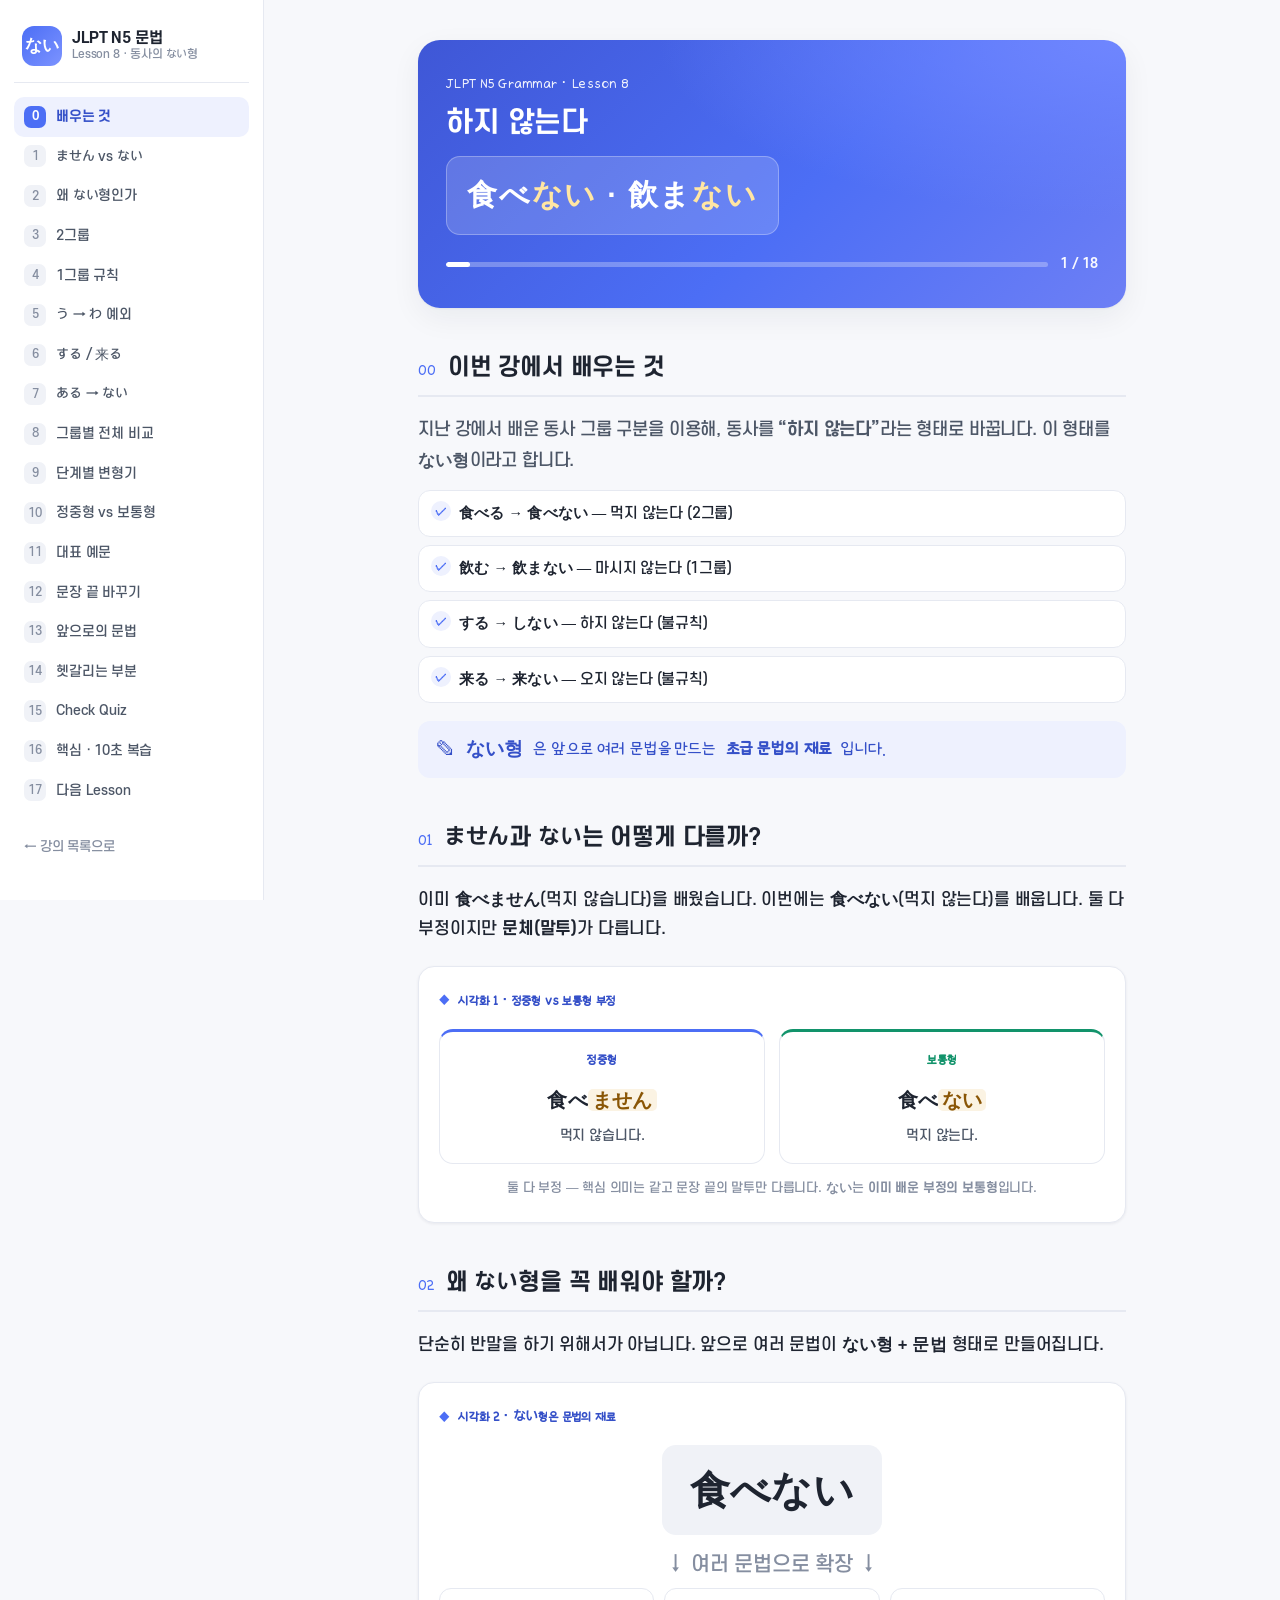
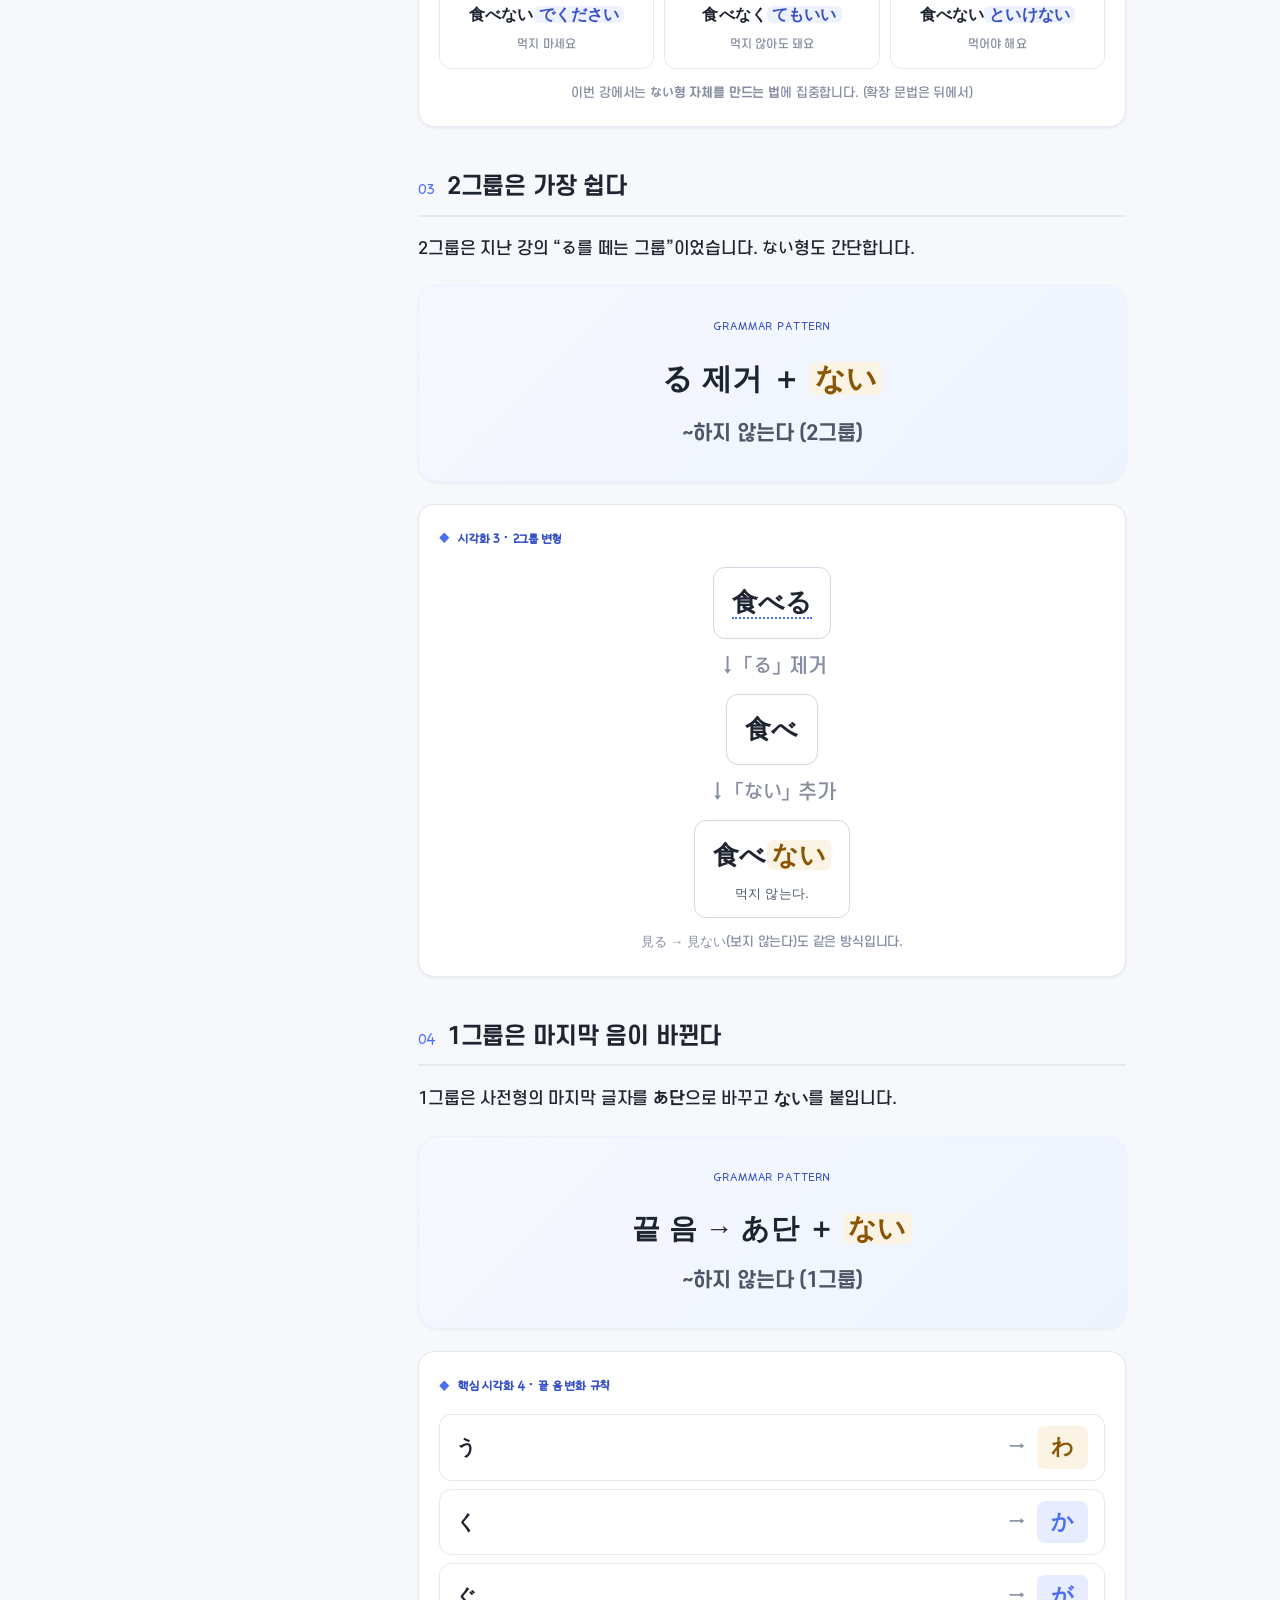
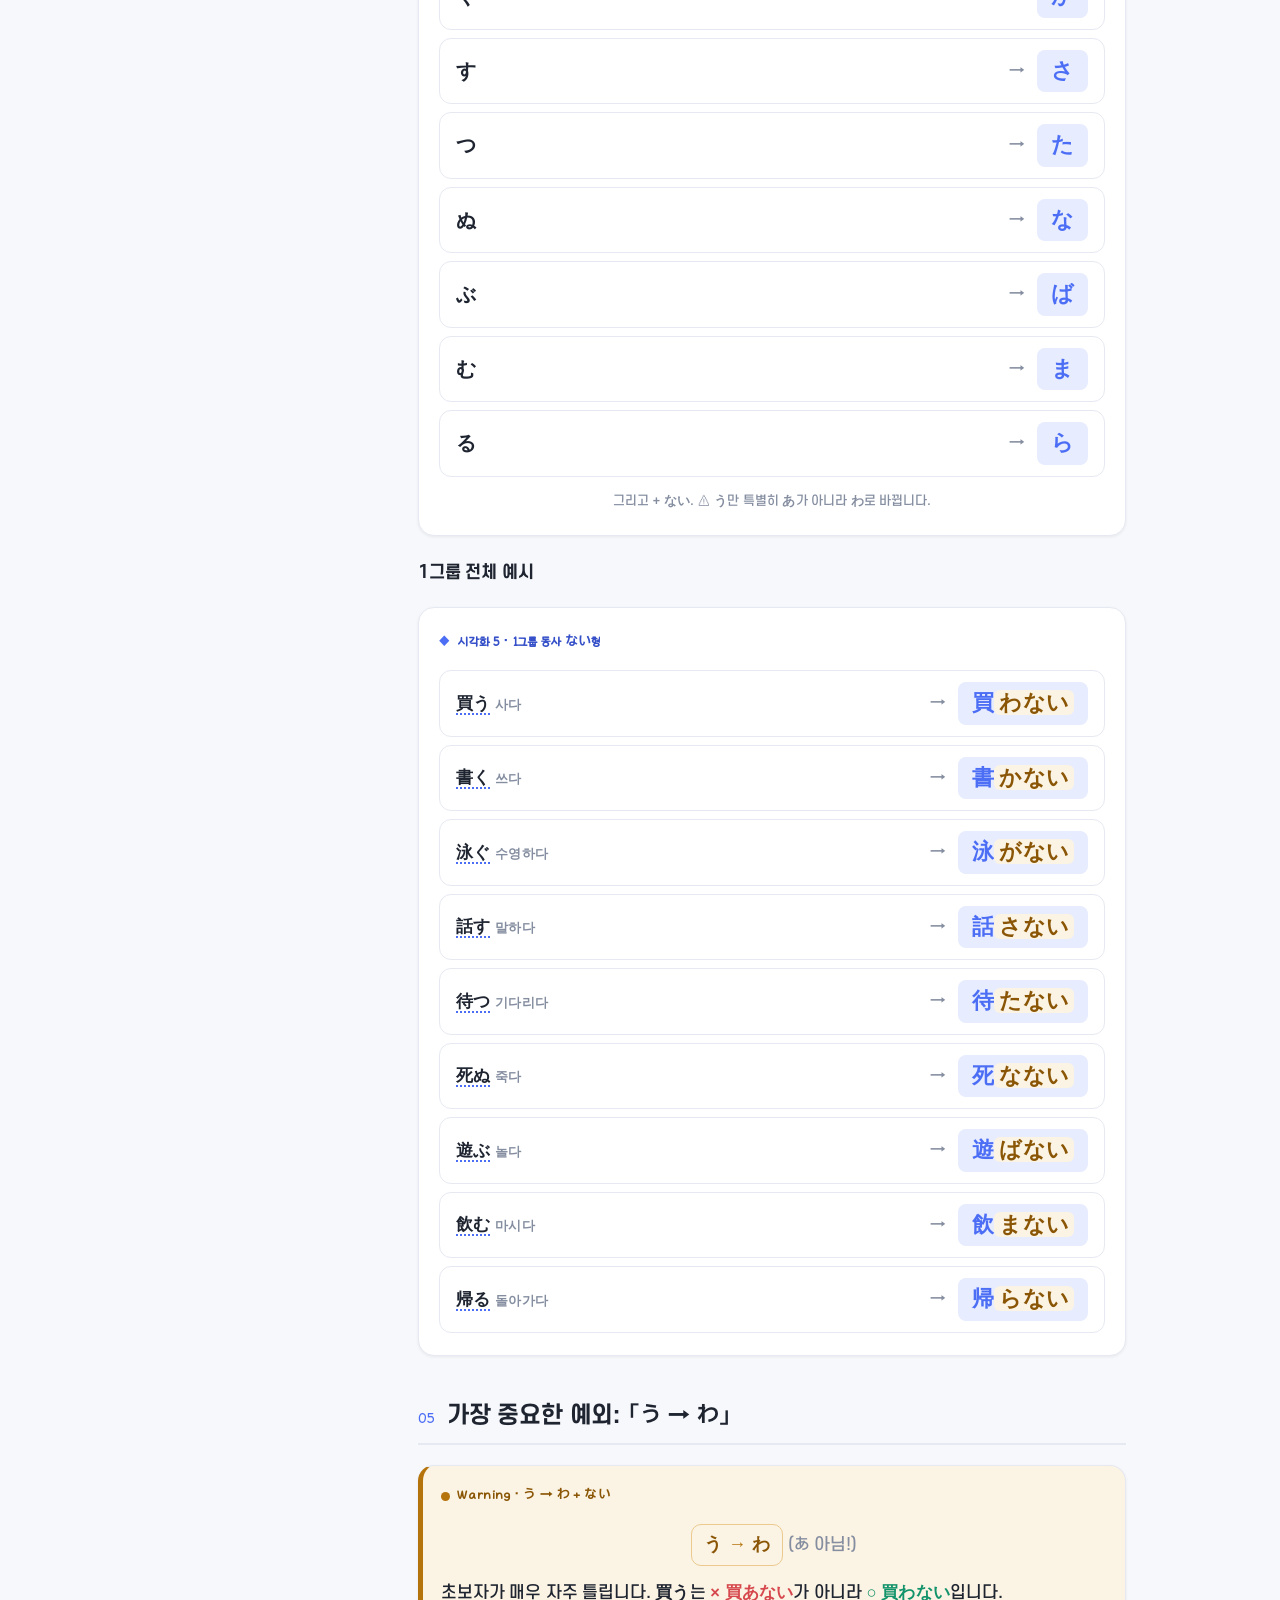
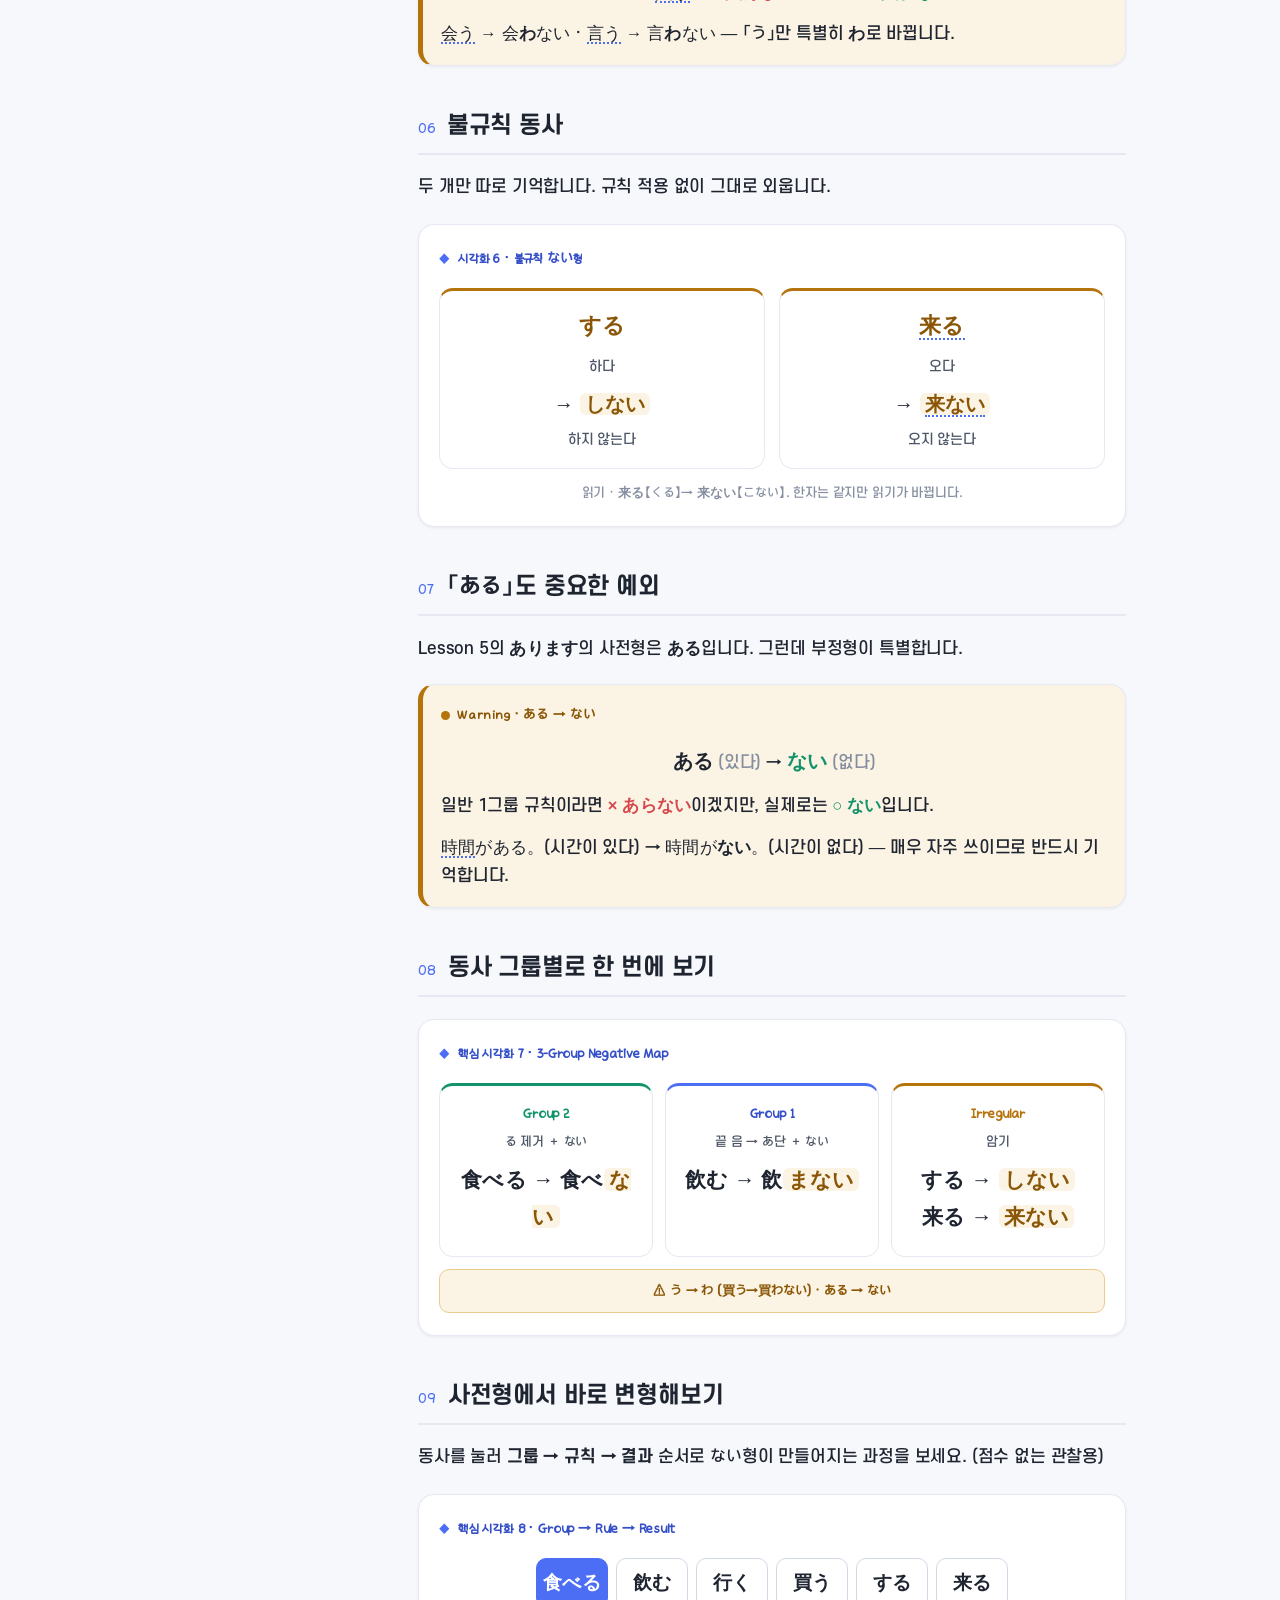
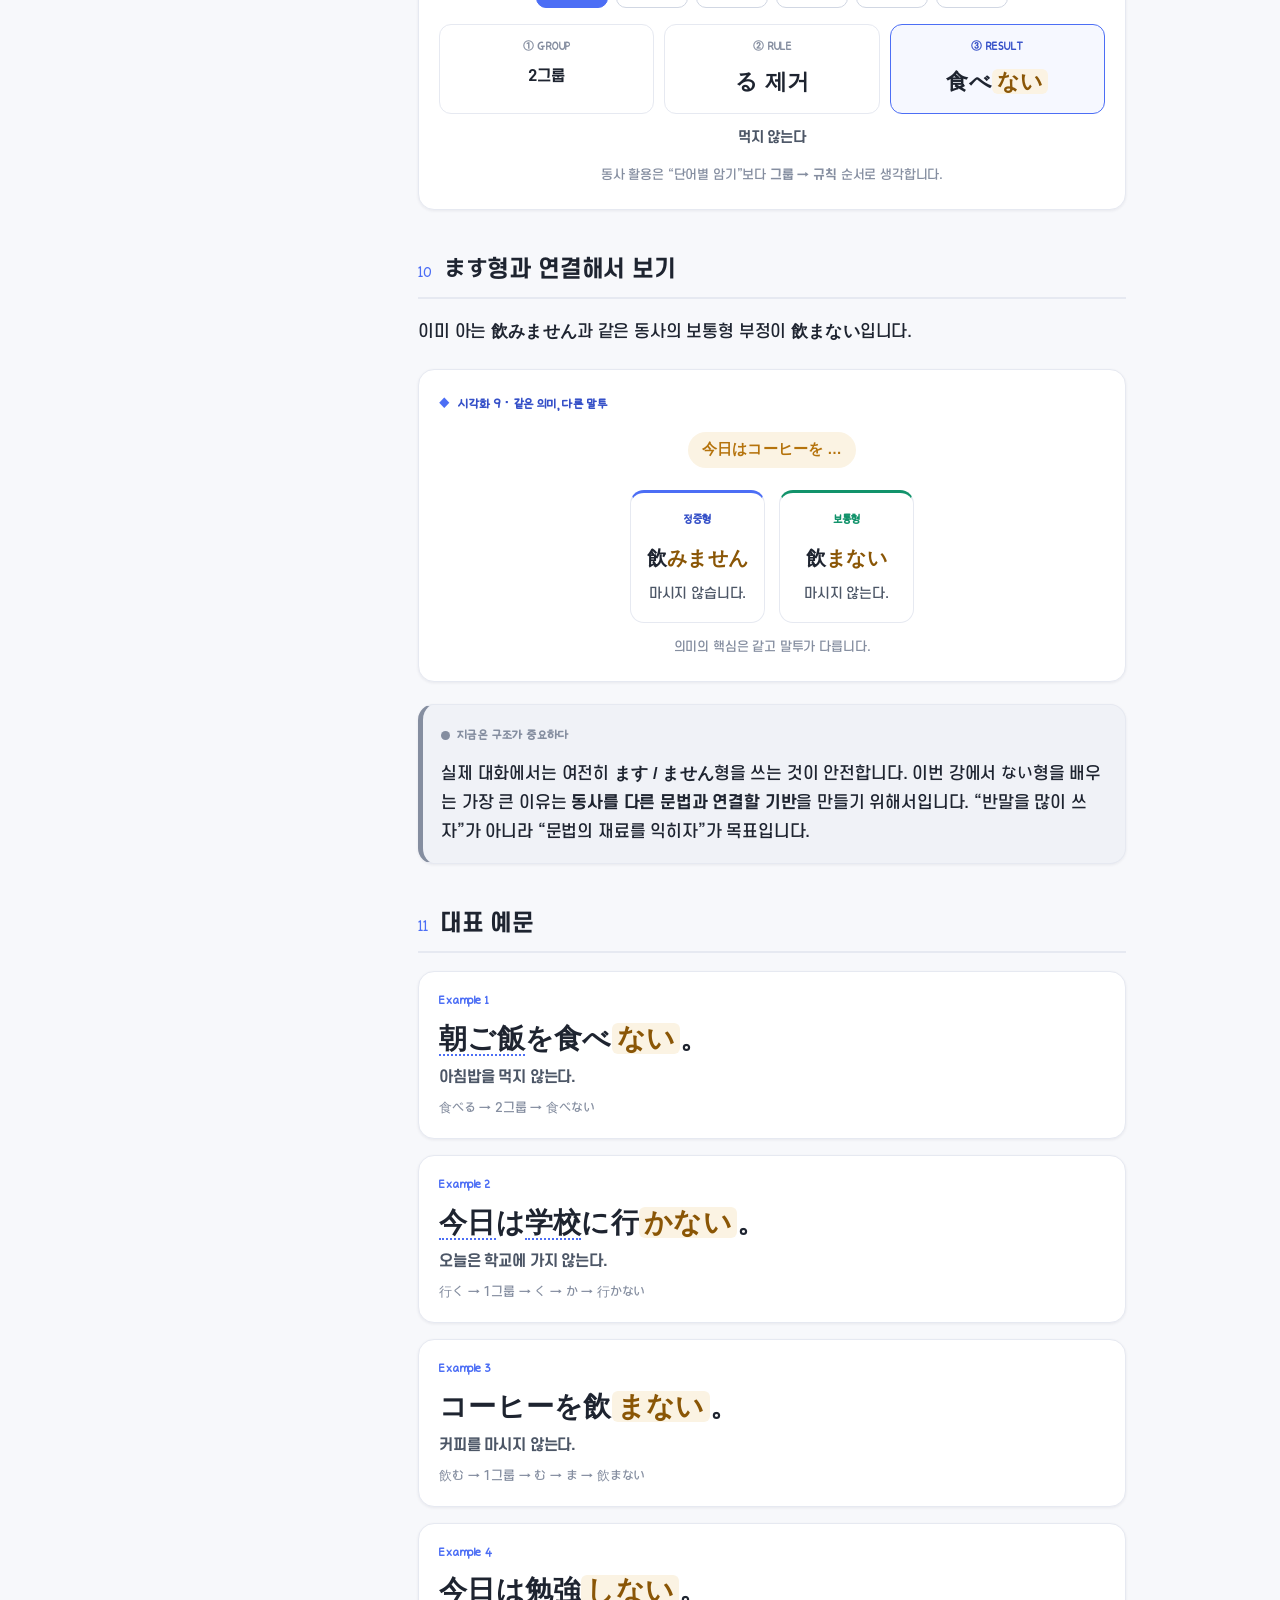
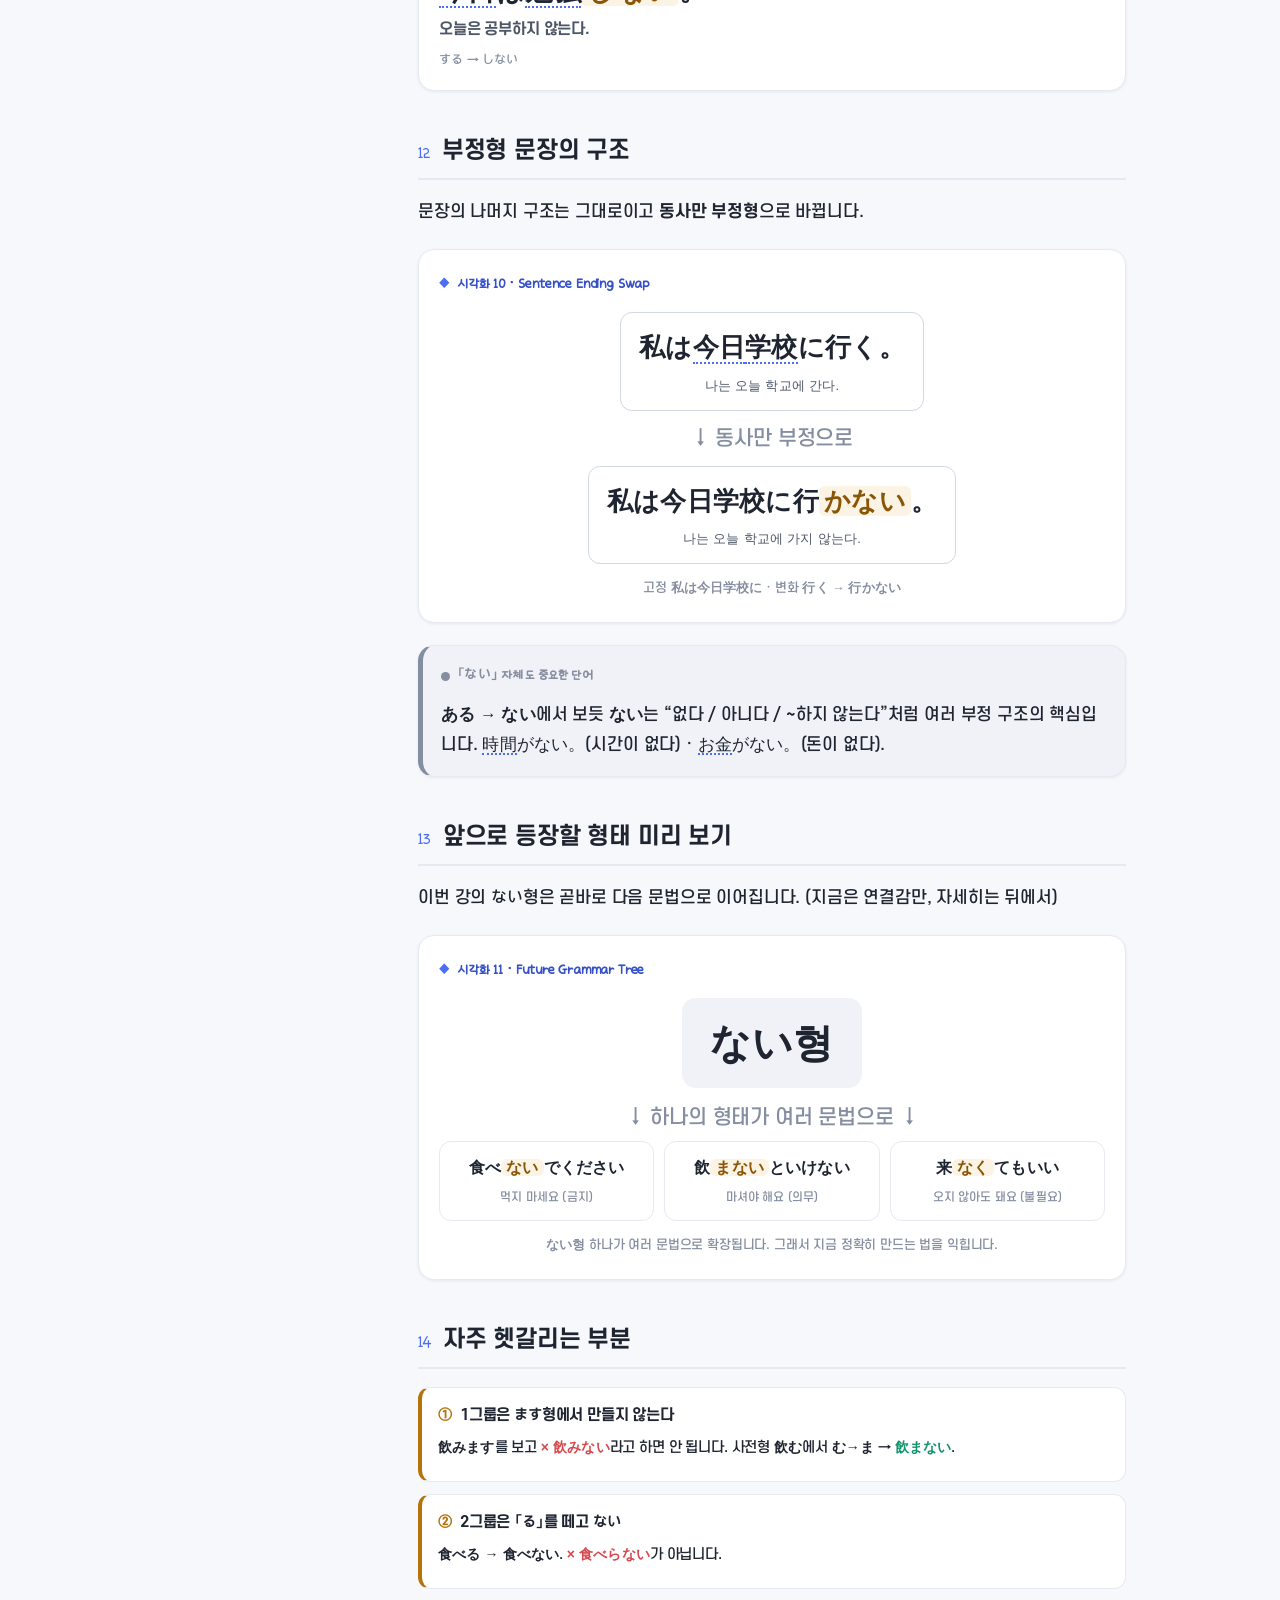
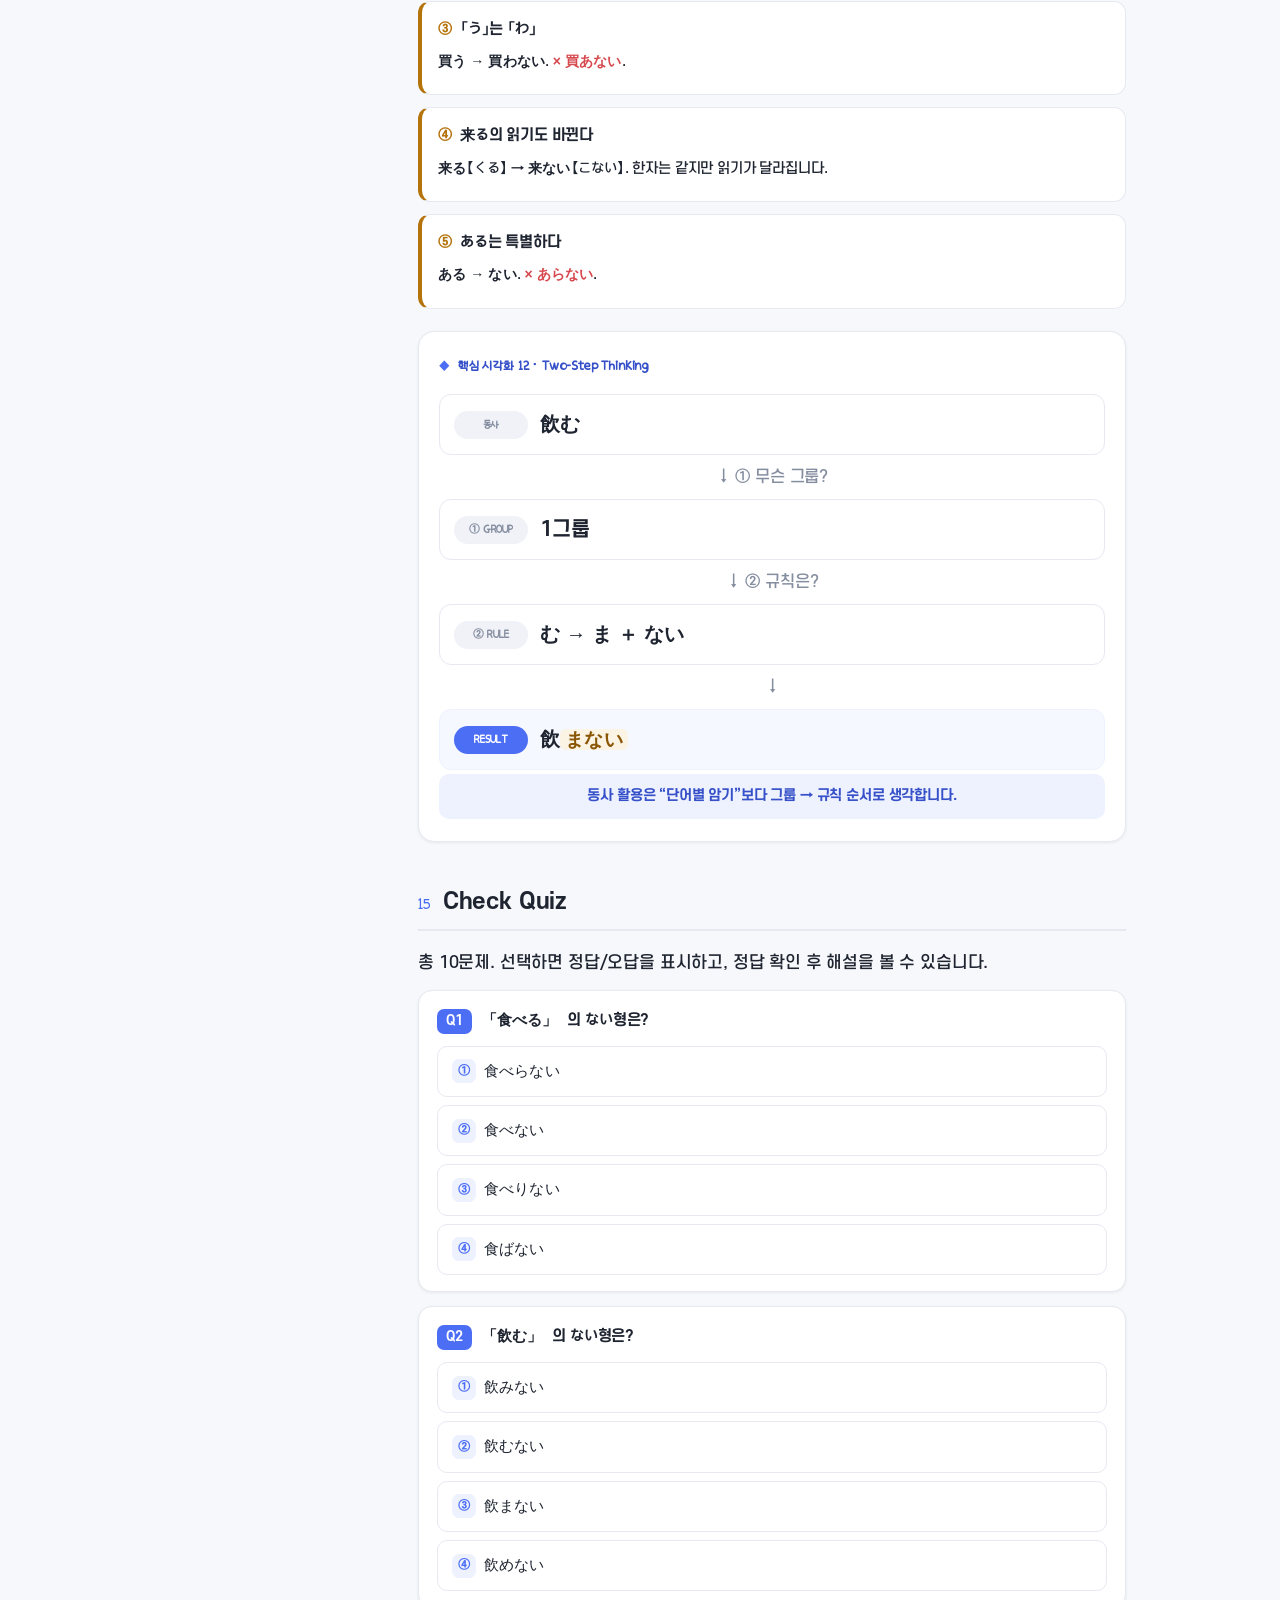
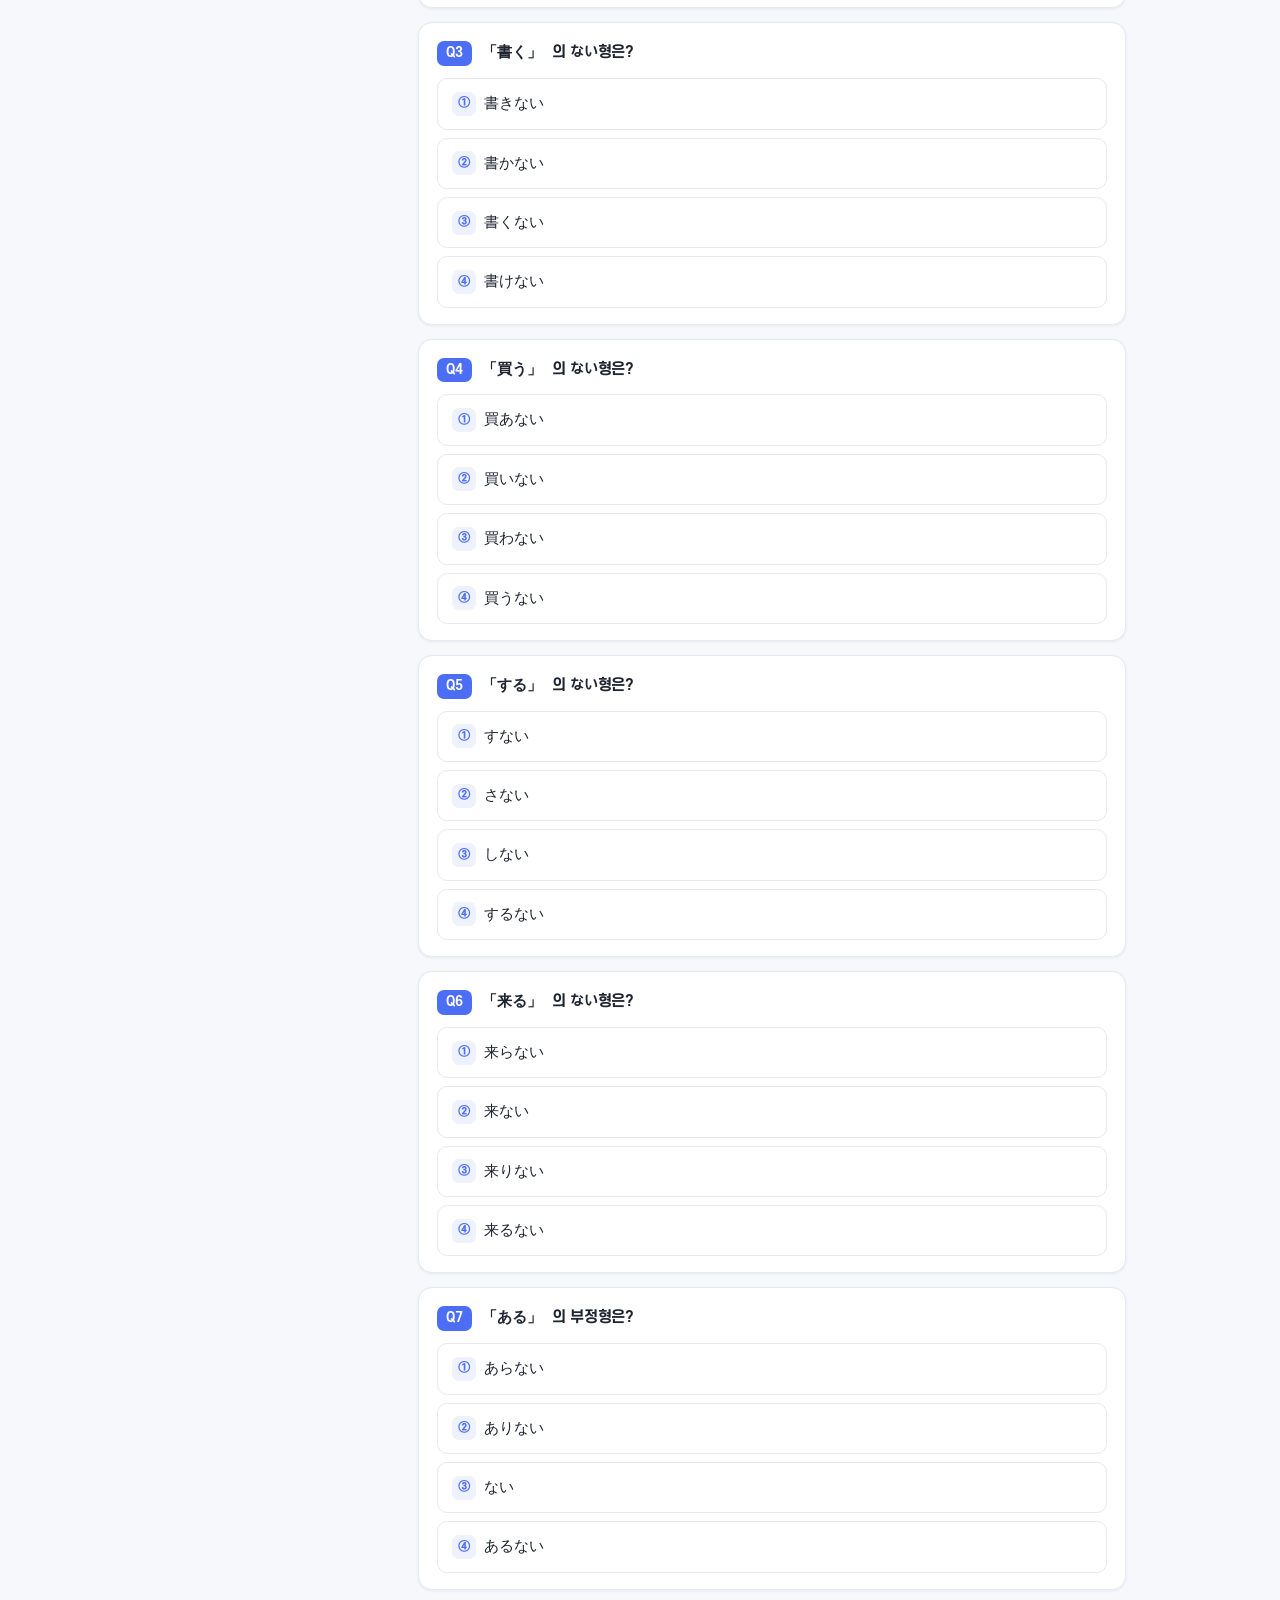
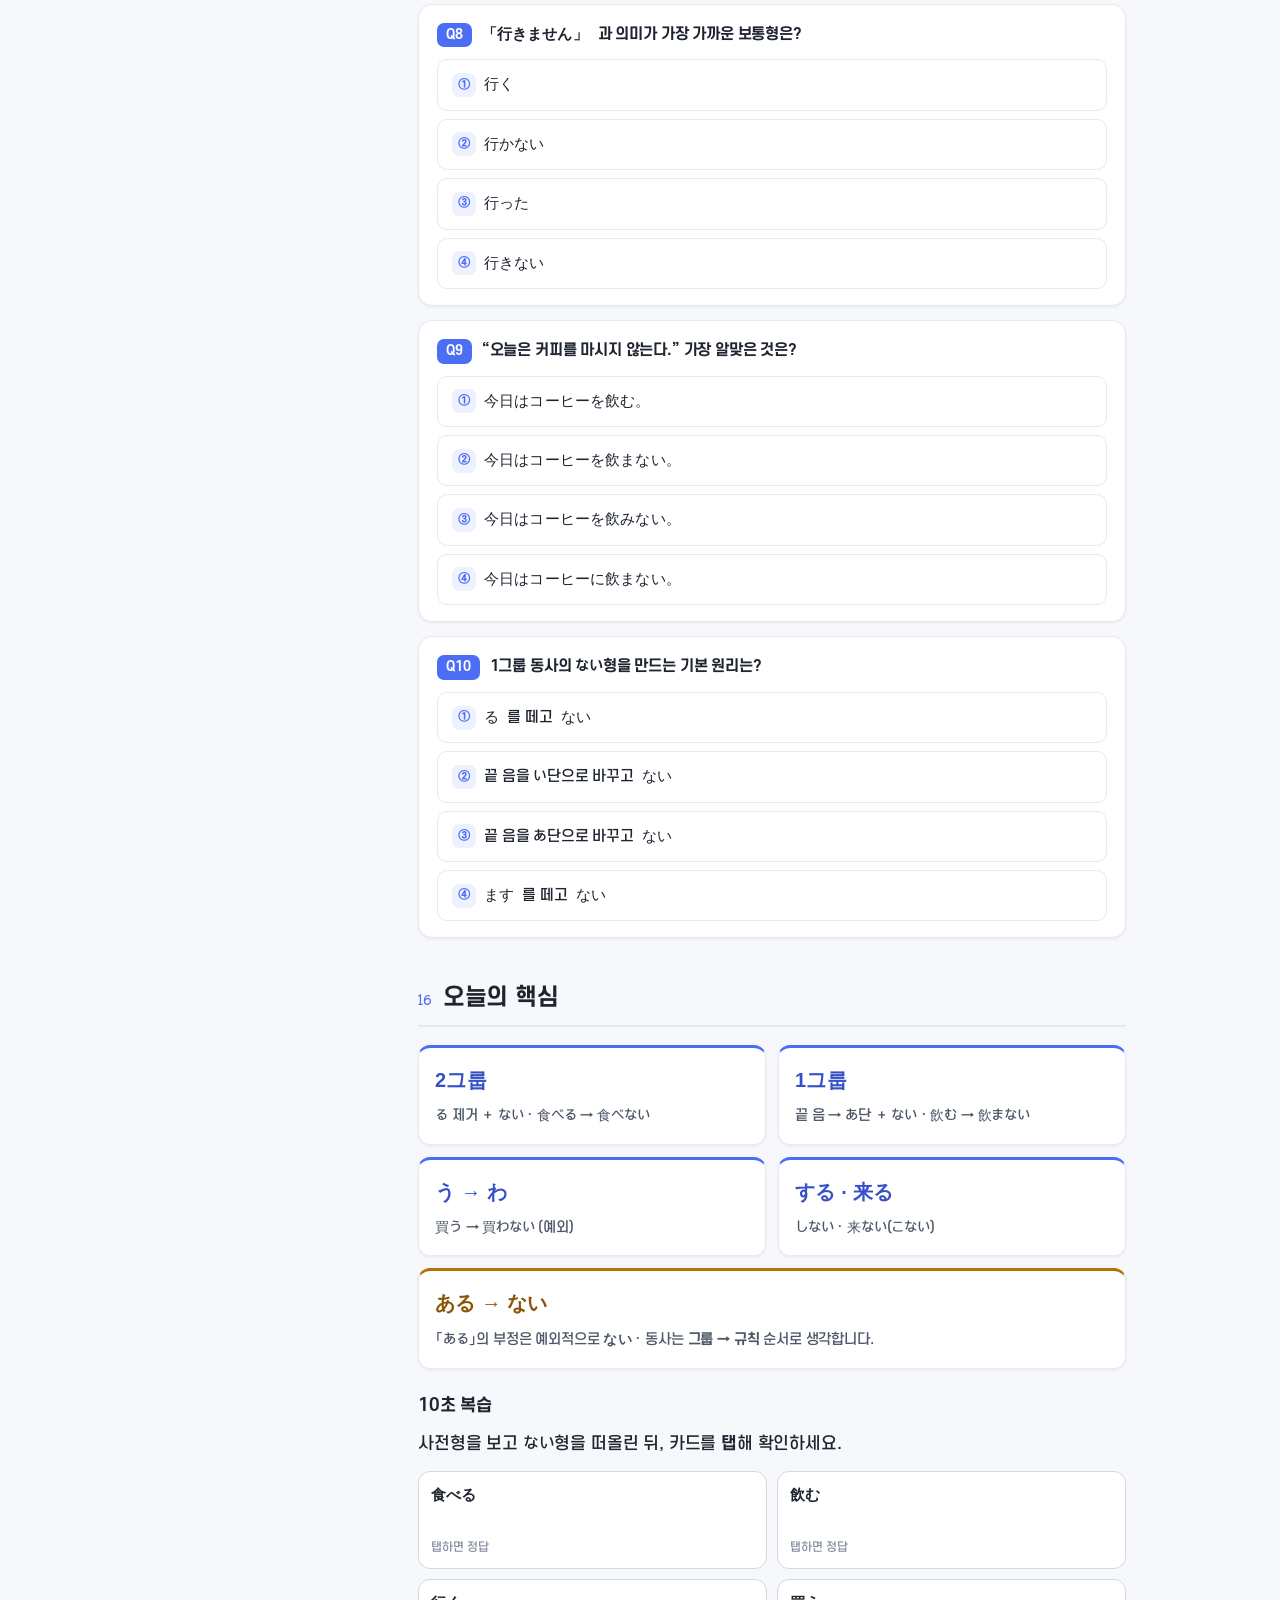
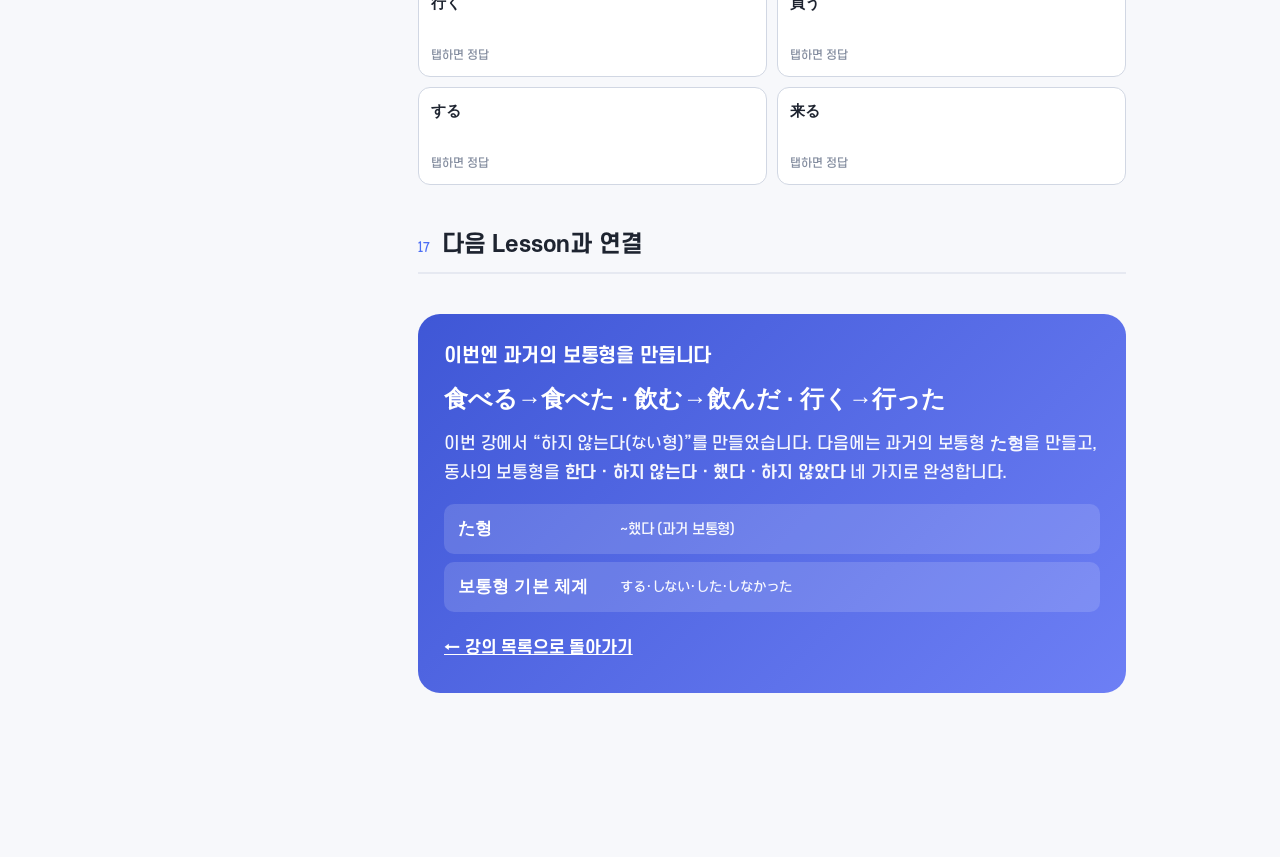
<file: lessons/n5/08.html>
<!DOCTYPE html>
<html lang="ko">
<head>
  <meta charset="UTF-8" />
  <meta name="viewport" content="width=device-width, initial-scale=1.0" />
  <title>Lesson 8 · 하지 않는다 「동사의 ない형」 — JLPT N5 문법</title>
  <meta name="description" content="동사 ない형을 그룹별로 만드는 법(2그룹 る제거, 1그룹 끝음→あ단, う→わ 예외, する/来る, ある→ない)을 배우는 N5 문법 강의" />
  <link rel="stylesheet" href="../../assets/css/styles.css" />
</head>
<body>
  <!-- 모바일 상단바 -->
  <div class="topbar">
    <button class="hamburger" aria-label="목차 열기" aria-expanded="false"><span></span></button>
    <div class="topbar__title">Lesson 8 · ない형</div>
    <span class="topbar__prog" data-prog-txt>1 / 18</span>
  </div>
  <div class="scrim" aria-hidden="true"></div>

  <div class="app">
    <!-- 사이드바 -->
    <aside class="sidebar" aria-label="강의 목차">
      <div class="sidebar__brand">
        <div class="sidebar__logo jp">ない</div>
        <div class="sidebar__title">JLPT N5 문법
          <small>Lesson 8 · 동사의 ない형</small>
        </div>
      </div>
      <nav>
        <ul class="toc">
          <li><a href="#intro"><span class="num">0</span> 배우는 것</a></li>
          <li><a href="#masen-nai"><span class="num">1</span> ません vs ない</a></li>
          <li><a href="#why"><span class="num">2</span> 왜 ない형인가</a></li>
          <li><a href="#group2"><span class="num">3</span> 2그룹</a></li>
          <li><a href="#group1"><span class="num">4</span> 1그룹 규칙</a></li>
          <li><a href="#u-wa"><span class="num">5</span> う → わ 예외</a></li>
          <li><a href="#irregular"><span class="num">6</span> する / 来る</a></li>
          <li><a href="#aru"><span class="num">7</span> ある → ない</a></li>
          <li><a href="#map"><span class="num">8</span> 그룹별 전체 비교</a></li>
          <li><a href="#builder"><span class="num">9</span> 단계별 변형기</a></li>
          <li><a href="#polite"><span class="num">10</span> 정중형 vs 보통형</a></li>
          <li><a href="#examples"><span class="num">11</span> 대표 예문</a></li>
          <li><a href="#swap"><span class="num">12</span> 문장 끝 바꾸기</a></li>
          <li><a href="#future"><span class="num">13</span> 앞으로의 문법</a></li>
          <li><a href="#mistakes"><span class="num">14</span> 헷갈리는 부분</a></li>
          <li><a href="#quiz"><span class="num">15</span> Check Quiz</a></li>
          <li><a href="#summary"><span class="num">16</span> 핵심 · 10초 복습</a></li>
          <li><a href="#next"><span class="num">17</span> 다음 Lesson</a></li>
        </ul>
      </nav>
      <a class="sidebar__back" href="../../index.html">← 강의 목록으로</a>
    </aside>

    <!-- 본문 -->
    <div class="content">
      <div class="wrap">

        <header class="lesson-hero">
          <div class="kicker">JLPT N5 Grammar · Lesson 8</div>
          <h1>하지 않는다</h1>
          <div class="lesson-hero__pattern jp">食べ<span class="pt">ない</span> · 飲ま<span class="pt">ない</span></div>
          <div class="progress">
            <div class="progress__bar"><div class="progress__fill"></div></div>
            <span class="progress__txt" data-prog-txt>1 / 18</span>
          </div>
        </header>

        <!-- ============ 0 · 배우는 것 ============ -->
        <section id="intro" class="section">
          <h2><span class="sec-no">00</span> 이번 강에서 배우는 것</h2>
          <p class="lead">지난 강에서 배운 동사 그룹 구분을 이용해, 동사를 <b>“하지 않는다”</b>라는 형태로 바꿉니다.
            이 형태를 <b class="jp">ない형</b>이라고 합니다.</p>
          <ul class="goals">
            <li><span class="jp">食べる → 食べない</span> — 먹지 않는다 (2그룹)</li>
            <li><span class="jp">飲む → 飲まない</span> — 마시지 않는다 (1그룹)</li>
            <li><span class="jp">する → しない</span> — 하지 않는다 (불규칙)</li>
            <li><span class="jp">来る → 来ない</span> — 오지 않는다 (불규칙)</li>
          </ul>
          <div class="oneline"><b class="jp">ない형</b>은 앞으로 여러 문법을 만드는 <b>초급 문법의 재료</b>입니다.</div>
        </section>

        <!-- ============ 1 · ません vs ない ============ -->
        <section id="masen-nai" class="section">
          <h2><span class="sec-no">01</span> ません과 ない는 어떻게 다를까?</h2>
          <p>이미 <b class="jp">食べません</b>(먹지 않습니다)을 배웠습니다. 이번에는 <b class="jp">食べない</b>(먹지 않는다)를 배웁니다.
            둘 다 부정이지만 <b>문체(말투)</b>가 다릅니다.</p>

          <!-- 시각화 1 · Polite vs Plain Negative (Priority 4) -->
          <div class="figure">
            <div class="figure__title">시각화 1 · 정중형 vs 보통형 부정</div>
            <div class="vs2">
              <div class="vs2__col is-ha">
                <div class="vs2__head" style="font-family:var(--font-cute);font-size:14px;color:var(--brand-dark)">정중형</div>
                <div class="vs2__jp jp">食べ<span class="hl-ha" style="color:var(--warn-ink);background:var(--warn-soft)">ません</span></div>
                <div class="vs2__ko">먹지 않습니다.</div>
              </div>
              <div class="vs2__col is-mo">
                <div class="vs2__head" style="font-family:var(--font-cute);font-size:14px;color:var(--info)">보통형</div>
                <div class="vs2__jp jp">食べ<span class="hl-mo" style="color:var(--warn-ink);background:var(--warn-soft)">ない</span></div>
                <div class="vs2__ko">먹지 않는다.</div>
              </div>
            </div>
            <div class="figure__cap">둘 다 부정 — 핵심 의미는 같고 문장 끝의 말투만 다릅니다. <b class="jp">ない</b>는 <b>이미 배운 부정의 보통형</b>입니다.</div>
          </div>
        </section>

        <!-- ============ 2 · 왜 ない형인가 ============ -->
        <section id="why" class="section">
          <h2><span class="sec-no">02</span> 왜 ない형을 꼭 배워야 할까?</h2>
          <p>단순히 반말을 하기 위해서가 아닙니다. 앞으로 여러 문법이 <b class="jp">ない형 + 문법</b> 형태로 만들어집니다.</p>

          <!-- 시각화 2 · Grammar Building Block -->
          <div class="figure">
            <div class="figure__title">시각화 2 · ない형은 문법의 재료</div>
            <div class="shift">
              <div class="shift__center jp">食べない</div>
              <div class="shift__arrow">↓ 여러 문법으로 확장 ↓</div>
              <div class="shift__rays">
                <div class="shift__ray jp" style="font-size:16px;">食べない<span class="chg">でください</span><span class="t">먹지 마세요</span></div>
                <div class="shift__ray jp" style="font-size:16px;">食べなく<span class="chg">てもいい</span><span class="t">먹지 않아도 돼요</span></div>
                <div class="shift__ray jp" style="font-size:16px;">食べない<span class="chg">といけない</span><span class="t">먹어야 해요</span></div>
              </div>
            </div>
            <div class="figure__cap">이번 강에서는 <b>ない형 자체를 만드는 법</b>에 집중합니다. (확장 문법은 뒤에서)</div>
          </div>
        </section>

        <!-- ============ 3 · 2그룹 ============ -->
        <section id="group2" class="section">
          <h2><span class="sec-no">03</span> 2그룹은 가장 쉽다</h2>
          <p>2그룹은 지난 강의 “る를 떼는 그룹”이었습니다. ない형도 간단합니다.</p>
          <div class="gpat">
            <div class="gpat__label">Grammar Pattern</div>
            <div class="gpat__row"><span class="jp" style="font-size:clamp(20px,5.5vw,30px);font-weight:700;">る 제거 ＋ <span class="chg chg--neg">ない</span></span></div>
            <div class="gpat__mean">~하지 않는다 (2그룹)</div>
          </div>

          <!-- 시각화 3 · Group 2 Transformation -->
          <div class="figure">
            <div class="figure__title">시각화 3 · 2그룹 변형</div>
            <div class="transform">
              <div class="transform__jp jp"><span class="furi" data-yomi="たべる">食べる</span></div>
              <div class="transform__arrow">↓ 「る」 제거</div>
              <div class="transform__jp jp">食べ</div>
              <div class="transform__arrow">↓ 「ない」 추가</div>
              <div class="transform__jp jp">食べ<span class="chg chg--neg">ない</span><span class="ko">먹지 않는다.</span></div>
            </div>
            <div class="figure__cap"><span class="jp">見る → 見ない</span>(보지 않는다)도 같은 방식입니다.</div>
          </div>
        </section>

        <!-- ============ 4 · 1그룹 규칙 ============ -->
        <section id="group1" class="section">
          <h2><span class="sec-no">04</span> 1그룹은 마지막 음이 바뀐다</h2>
          <p>1그룹은 사전형의 마지막 글자를 <b>あ단</b>으로 바꾸고 <b class="jp">ない</b>를 붙입니다.</p>
          <div class="gpat">
            <div class="gpat__label">Grammar Pattern</div>
            <div class="gpat__row"><span class="jp" style="font-size:clamp(18px,5vw,28px);font-weight:700;">끝 음 → あ단 ＋ <span class="chg chg--neg">ない</span></span></div>
            <div class="gpat__mean">~하지 않는다 (1그룹)</div>
          </div>

          <!-- 핵심 시각화 4 · Group 1 A-row Shift (Priority 2) -->
          <div class="figure">
            <div class="figure__title">핵심 시각화 4 · 끝 음 변화 규칙</div>
            <div class="cheat">
              <div class="cheat__row"><span class="cheat__q jp" style="font-family:var(--font-jp);font-size:20px;">う</span><span class="cheat__arrow">→</span><span class="cheat__p jp" style="color:var(--warn-ink);background:var(--warn-soft)">わ</span></div>
              <div class="cheat__row"><span class="cheat__q jp" style="font-family:var(--font-jp);font-size:20px;">く</span><span class="cheat__arrow">→</span><span class="cheat__p jp">か</span></div>
              <div class="cheat__row"><span class="cheat__q jp" style="font-family:var(--font-jp);font-size:20px;">ぐ</span><span class="cheat__arrow">→</span><span class="cheat__p jp">が</span></div>
              <div class="cheat__row"><span class="cheat__q jp" style="font-family:var(--font-jp);font-size:20px;">す</span><span class="cheat__arrow">→</span><span class="cheat__p jp">さ</span></div>
              <div class="cheat__row"><span class="cheat__q jp" style="font-family:var(--font-jp);font-size:20px;">つ</span><span class="cheat__arrow">→</span><span class="cheat__p jp">た</span></div>
              <div class="cheat__row"><span class="cheat__q jp" style="font-family:var(--font-jp);font-size:20px;">ぬ</span><span class="cheat__arrow">→</span><span class="cheat__p jp">な</span></div>
              <div class="cheat__row"><span class="cheat__q jp" style="font-family:var(--font-jp);font-size:20px;">ぶ</span><span class="cheat__arrow">→</span><span class="cheat__p jp">ば</span></div>
              <div class="cheat__row"><span class="cheat__q jp" style="font-family:var(--font-jp);font-size:20px;">む</span><span class="cheat__arrow">→</span><span class="cheat__p jp">ま</span></div>
              <div class="cheat__row"><span class="cheat__q jp" style="font-family:var(--font-jp);font-size:20px;">る</span><span class="cheat__arrow">→</span><span class="cheat__p jp">ら</span></div>
            </div>
            <div class="figure__cap">그리고 <b class="jp">+ ない</b>. ⚠ <b class="jp">う</b>만 특별히 <b class="jp">あ</b>가 아니라 <b class="jp">わ</b>로 바뀝니다.</div>
          </div>

          <h3>1그룹 전체 예시</h3>
          <div class="figure">
            <div class="figure__title">시각화 5 · 1그룹 동사 ない형</div>
            <div class="cheat">
              <div class="cheat__row"><span class="cheat__q jp" style="font-family:var(--font-jp);font-size:17px;font-weight:700;"><span class="furi" data-yomi="かう">買う</span> <span style="color:var(--ink-faint);font-size:13px;">사다</span></span><span class="cheat__arrow">→</span><span class="cheat__p jp">買<span class="chg chg--neg">わない</span></span></div>
              <div class="cheat__row"><span class="cheat__q jp" style="font-family:var(--font-jp);font-size:17px;font-weight:700;"><span class="furi" data-yomi="かく">書く</span> <span style="color:var(--ink-faint);font-size:13px;">쓰다</span></span><span class="cheat__arrow">→</span><span class="cheat__p jp">書<span class="chg chg--neg">かない</span></span></div>
              <div class="cheat__row"><span class="cheat__q jp" style="font-family:var(--font-jp);font-size:17px;font-weight:700;"><span class="furi" data-yomi="およぐ">泳ぐ</span> <span style="color:var(--ink-faint);font-size:13px;">수영하다</span></span><span class="cheat__arrow">→</span><span class="cheat__p jp">泳<span class="chg chg--neg">がない</span></span></div>
              <div class="cheat__row"><span class="cheat__q jp" style="font-family:var(--font-jp);font-size:17px;font-weight:700;"><span class="furi" data-yomi="はなす">話す</span> <span style="color:var(--ink-faint);font-size:13px;">말하다</span></span><span class="cheat__arrow">→</span><span class="cheat__p jp">話<span class="chg chg--neg">さない</span></span></div>
              <div class="cheat__row"><span class="cheat__q jp" style="font-family:var(--font-jp);font-size:17px;font-weight:700;"><span class="furi" data-yomi="まつ">待つ</span> <span style="color:var(--ink-faint);font-size:13px;">기다리다</span></span><span class="cheat__arrow">→</span><span class="cheat__p jp">待<span class="chg chg--neg">たない</span></span></div>
              <div class="cheat__row"><span class="cheat__q jp" style="font-family:var(--font-jp);font-size:17px;font-weight:700;"><span class="furi" data-yomi="しぬ">死ぬ</span> <span style="color:var(--ink-faint);font-size:13px;">죽다</span></span><span class="cheat__arrow">→</span><span class="cheat__p jp">死<span class="chg chg--neg">なない</span></span></div>
              <div class="cheat__row"><span class="cheat__q jp" style="font-family:var(--font-jp);font-size:17px;font-weight:700;"><span class="furi" data-yomi="あそぶ">遊ぶ</span> <span style="color:var(--ink-faint);font-size:13px;">놀다</span></span><span class="cheat__arrow">→</span><span class="cheat__p jp">遊<span class="chg chg--neg">ばない</span></span></div>
              <div class="cheat__row"><span class="cheat__q jp" style="font-family:var(--font-jp);font-size:17px;font-weight:700;"><span class="furi" data-yomi="のむ">飲む</span> <span style="color:var(--ink-faint);font-size:13px;">마시다</span></span><span class="cheat__arrow">→</span><span class="cheat__p jp">飲<span class="chg chg--neg">まない</span></span></div>
              <div class="cheat__row"><span class="cheat__q jp" style="font-family:var(--font-jp);font-size:17px;font-weight:700;"><span class="furi" data-yomi="かえる">帰る</span> <span style="color:var(--ink-faint);font-size:13px;">돌아가다</span></span><span class="cheat__arrow">→</span><span class="cheat__p jp">帰<span class="chg chg--neg">らない</span></span></div>
            </div>
          </div>
        </section>

        <!-- ============ 5 · う → わ 예외 ============ -->
        <section id="u-wa" class="section">
          <h2><span class="sec-no">05</span> 가장 중요한 예외: 「う → わ」</h2>
          <!-- 시각화 5 · Special Case (Priority 3) -->
          <div class="card card--warn">
            <div class="card__label"><span class="dot"></span>Warning · う → わ + ない</div>
            <p style="text-align:center;margin:8px 0;"><span class="reading-hl">う<span class="arrow">→</span>わ</span> <span style="color:var(--ink-faint);">(あ 아님!)</span></p>
            <p>초보자가 매우 자주 틀립니다. <b class="jp"><span class="furi" data-yomi="かう">買う</span></b>는
              <span class="wrongmark jp">× 買あない</span>가 아니라 <span class="okmark jp">○ 買わない</span>입니다.</p>
            <p><span class="jp"><span class="furi" data-yomi="あう">会う</span> → 会<b>わ</b>ない</span> ·
              <span class="jp"><span class="furi" data-yomi="いう">言う</span> → 言<b>わ</b>ない</span> — 「う」만 특별히 <b class="jp">わ</b>로 바뀝니다.</p>
          </div>
        </section>

        <!-- ============ 6 · する / 来る ============ -->
        <section id="irregular" class="section">
          <h2><span class="sec-no">06</span> 불규칙 동사</h2>
          <p>두 개만 따로 기억합니다. 규칙 적용 없이 그대로 외웁니다.</p>

          <!-- 시각화 6 · Irregular Negative -->
          <div class="figure">
            <div class="figure__title">시각화 6 · 불규칙 ない형</div>
            <div class="vs2">
              <div class="vs2__col" style="border-top:3px solid var(--warn)">
                <div class="vs2__head jp" style="color:var(--warn-ink)">する</div>
                <div class="vs2__ko">하다</div>
                <div class="vs2__jp jp" style="margin-top:8px;">→ <span class="chg chg--neg">しない</span></div>
                <div class="vs2__ko">하지 않는다</div>
              </div>
              <div class="vs2__col" style="border-top:3px solid var(--warn)">
                <div class="vs2__head jp" style="color:var(--warn-ink)"><span class="furi" data-yomi="くる">来る</span></div>
                <div class="vs2__ko">오다</div>
                <div class="vs2__jp jp" style="margin-top:8px;">→ <span class="chg chg--neg"><span class="furi" data-yomi="こない">来ない</span></span></div>
                <div class="vs2__ko">오지 않는다</div>
              </div>
            </div>
            <div class="figure__cap">읽기 · <b class="jp">来る</b>【くる】→ <b class="jp">来ない</b>【こない】. 한자는 같지만 읽기가 바뀝니다.</div>
          </div>
        </section>

        <!-- ============ 7 · ある → ない ============ -->
        <section id="aru" class="section">
          <h2><span class="sec-no">07</span> 「ある」도 중요한 예외</h2>
          <p>Lesson 5의 <b class="jp">あります</b>의 사전형은 <b class="jp">ある</b>입니다. 그런데 부정형이 특별합니다.</p>

          <!-- 시각화 7 · Special Irregular-like Case -->
          <div class="card card--warn">
            <div class="card__label"><span class="dot"></span>Warning · ある → ない</div>
            <p style="text-align:center;margin:8px 0;"><span class="jp" style="font-size:20px;font-weight:700;">ある</span> <span style="color:var(--ink-faint)">(있다)</span> → <span class="okmark jp" style="font-size:20px;">ない</span> <span style="color:var(--ink-faint)">(없다)</span></p>
            <p>일반 1그룹 규칙이라면 <span class="wrongmark jp">× あらない</span>이겠지만, 실제로는 <span class="okmark jp">○ ない</span>입니다.</p>
            <p><span class="jp"><span class="furi" data-yomi="じかん">時間</span>がある。</span>(시간이 있다) → <span class="jp">時間が<b>ない</b>。</span>(시간이 없다) — 매우 자주 쓰이므로 반드시 기억합니다.</p>
          </div>
        </section>

        <!-- ============ 8 · 그룹별 전체 비교 ============ -->
        <section id="map" class="section">
          <h2><span class="sec-no">08</span> 동사 그룹별로 한 번에 보기</h2>

          <!-- 핵심 시각화 8 · 3-Group Negative Map -->
          <div class="figure">
            <div class="figure__title">핵심 시각화 7 · 3-Group Negative Map</div>
            <div class="groups3">
              <div class="g3card is-g2">
                <div class="g3card__t">Group 2</div>
                <div class="g3card__d" style="margin:6px 0;">る 제거 ＋ ない</div>
                <div class="g3card__ex jp">食べる → 食べ<span class="chg chg--neg">ない</span></div>
              </div>
              <div class="g3card is-g1">
                <div class="g3card__t">Group 1</div>
                <div class="g3card__d" style="margin:6px 0;">끝 음 → あ단 ＋ ない</div>
                <div class="g3card__ex jp">飲む → 飲<span class="chg chg--neg">まない</span></div>
              </div>
              <div class="g3card is-irr">
                <div class="g3card__t">Irregular</div>
                <div class="g3card__d" style="margin:6px 0;">암기</div>
                <div class="g3card__ex jp">する → <span class="chg chg--neg">しない</span><br>来る → <span class="chg chg--neg">来ない</span></div>
              </div>
            </div>
            <div class="decision__note" style="margin-top:12px;">⚠ う → わ (買う→買わない) · ある → ない</div>
          </div>
        </section>

        <!-- ============ 9 · 단계별 변형기 ============ -->
        <section id="builder" class="section">
          <h2><span class="sec-no">09</span> 사전형에서 바로 변형해보기</h2>
          <p>동사를 눌러 <b>그룹 → 규칙 → 결과</b> 순서로 ない형이 만들어지는 과정을 보세요. (점수 없는 관찰용)</p>

          <!-- 핵심 시각화 9 · Step-by-Step Transformer (Priority 1 & 5) -->
          <div class="figure">
            <div class="figure__title">핵심 시각화 8 · Group → Rule → Result</div>
            <div class="naibuilder" data-naibuilder>
              <div class="naibuilder__btns">
                <button class="toggle jp" data-group="2그룹" data-change="る 제거" data-result="食べ<span class='chg chg--neg'>ない</span>" data-ko="먹지 않는다">食べる</button>
                <button class="toggle jp" data-group="1그룹" data-change="む → ま" data-result="飲<span class='chg chg--neg'>まない</span>" data-ko="마시지 않는다">飲む</button>
                <button class="toggle jp" data-group="1그룹" data-change="く → か" data-result="行<span class='chg chg--neg'>かない</span>" data-ko="가지 않는다">行く</button>
                <button class="toggle jp" data-group="1그룹 · 예외" data-change="う → わ" data-result="買<span class='chg chg--neg'>わない</span>" data-ko="사지 않는다">買う</button>
                <button class="toggle jp" data-group="불규칙" data-change="암기" data-result="<span class='chg chg--neg'>しない</span>" data-ko="하지 않는다">する</button>
                <button class="toggle jp" data-group="불규칙" data-change="암기 (こない)" data-result="<span class='chg chg--neg'>来ない</span>" data-ko="오지 않는다">来る</button>
              </div>
              <div class="naibuilder__steps">
                <div class="nb-step"><span class="nb-k">① GROUP</span><span class="nb-v" data-nb-group></span></div>
                <div class="nb-step"><span class="nb-k">② RULE</span><span class="nb-v jp" data-nb-change></span></div>
                <div class="nb-step is-result"><span class="nb-k">③ RESULT</span><span class="nb-v jp" data-nb-result></span></div>
              </div>
              <div class="naibuilder__ko" data-nb-ko></div>
            </div>
            <div class="figure__cap">동사 활용은 “단어별 암기”보다 <b>그룹 → 규칙</b> 순서로 생각합니다.</div>
          </div>
        </section>

        <!-- ============ 10 · 정중형 vs 보통형 ============ -->
        <section id="polite" class="section">
          <h2><span class="sec-no">10</span> ます형과 연결해서 보기</h2>
          <p>이미 아는 <b class="jp">飲みません</b>과 같은 동사의 보통형 부정이 <b class="jp">飲まない</b>입니다.</p>

          <!-- 시각화 10 · Same Meaning, Different Style -->
          <div class="figure">
            <div class="figure__title">시각화 9 · 같은 의미, 다른 말투</div>
            <div class="transform">
              <div class="transform__op jp">今日はコーヒーを …</div>
              <div class="vs2" style="margin-top:12px;">
                <div class="vs2__col is-ha">
                  <div class="vs2__head" style="font-family:var(--font-cute);font-size:13px;color:var(--brand-dark)">정중형</div>
                  <div class="vs2__jp jp">飲<span style="color:var(--warn-ink)">みません</span></div>
                  <div class="vs2__ko">마시지 않습니다.</div>
                </div>
                <div class="vs2__col is-mo">
                  <div class="vs2__head" style="font-family:var(--font-cute);font-size:13px;color:var(--info)">보통형</div>
                  <div class="vs2__jp jp">飲<span style="color:var(--warn-ink)">まない</span></div>
                  <div class="vs2__ko">마시지 않는다.</div>
                </div>
              </div>
            </div>
            <div class="figure__cap">의미의 핵심은 같고 말투가 다릅니다.</div>
          </div>

          <div class="card card--tip">
            <div class="card__label"><span class="dot"></span>지금은 구조가 중요하다</div>
            <p>실제 대화에서는 여전히 <b class="jp">ます / ません</b>형을 쓰는 것이 안전합니다. 이번 강에서 ない형을 배우는 가장 큰 이유는
              <b>동사를 다른 문법과 연결할 기반</b>을 만들기 위해서입니다. “반말을 많이 쓰자”가 아니라 “문법의 재료를 익히자”가 목표입니다.</p>
          </div>
        </section>

        <!-- ============ 11 · 대표 예문 ============ -->
        <section id="examples" class="section">
          <h2><span class="sec-no">11</span> 대표 예문</h2>
          <div class="ex">
            <div class="ex__no">Example 1</div>
            <div class="ex__jp jp"><span class="furi" data-yomi="あさごはん">朝ご飯</span>を食べ<span class="chg chg--neg">ない</span>。</div>
            <div class="ex__ko">아침밥을 먹지 않는다.</div>
            <div class="ex__reading">食べる → 2그룹 → 食べない</div>
          </div>
          <div class="ex">
            <div class="ex__no">Example 2</div>
            <div class="ex__jp jp"><span class="furi" data-yomi="きょう">今日</span>は<span class="furi" data-yomi="がっこう">学校</span>に行<span class="chg chg--neg">かない</span>。</div>
            <div class="ex__ko">오늘은 학교에 가지 않는다.</div>
            <div class="ex__reading">行く → 1그룹 → く → か → 行かない</div>
          </div>
          <div class="ex">
            <div class="ex__no">Example 3</div>
            <div class="ex__jp jp">コーヒーを飲<span class="chg chg--neg">まない</span>。</div>
            <div class="ex__ko">커피를 마시지 않는다.</div>
            <div class="ex__reading">飲む → 1그룹 → む → ま → 飲まない</div>
          </div>
          <div class="ex">
            <div class="ex__no">Example 4</div>
            <div class="ex__jp jp"><span class="furi" data-yomi="きょう">今日</span>は<span class="furi" data-yomi="べんきょう">勉強</span><span class="chg chg--neg">しない</span>。</div>
            <div class="ex__ko">오늘은 공부하지 않는다.</div>
            <div class="ex__reading">する → しない</div>
          </div>
        </section>

        <!-- ============ 12 · 문장 끝 바꾸기 ============ -->
        <section id="swap" class="section">
          <h2><span class="sec-no">12</span> 부정형 문장의 구조</h2>
          <p>문장의 나머지 구조는 그대로이고 <b>동사만 부정형</b>으로 바뀝니다.</p>

          <!-- 시각화 11 · Sentence Ending Swap -->
          <div class="figure">
            <div class="figure__title">시각화 10 · Sentence Ending Swap</div>
            <div class="transform">
              <div class="transform__jp jp">私は<span class="furi" data-yomi="きょう">今日</span><span class="furi" data-yomi="がっこう">学校</span>に行く。<span class="ko">나는 오늘 학교에 간다.</span></div>
              <div class="transform__arrow">↓ 동사만 부정으로</div>
              <div class="transform__jp jp">私は今日学校に行<span class="chg chg--neg">かない</span>。<span class="ko">나는 오늘 학교에 가지 않는다.</span></div>
            </div>
            <div class="figure__cap">고정 <b class="jp">私は今日学校に</b> · 변화 <b class="jp">行く → 行かない</b></div>
          </div>

          <div class="card card--tip">
            <div class="card__label"><span class="dot"></span>「ない」 자체도 중요한 단어</div>
            <p><b class="jp">ある → ない</b>에서 보듯 <b class="jp">ない</b>는 “없다 / 아니다 / ~하지 않는다”처럼 여러 부정 구조의 핵심입니다.
              <span class="jp"><span class="furi" data-yomi="じかん">時間</span>がない。</span>(시간이 없다) · <span class="jp"><span class="furi" data-yomi="おかね">お金</span>がない。</span>(돈이 없다).</p>
          </div>
        </section>

        <!-- ============ 13 · 앞으로의 문법 ============ -->
        <section id="future" class="section">
          <h2><span class="sec-no">13</span> 앞으로 등장할 형태 미리 보기</h2>
          <p>이번 강의 ない형은 곧바로 다음 문법으로 이어집니다. (지금은 연결감만, 자세히는 뒤에서)</p>

          <!-- 시각화 12 · Future Grammar Tree (Priority 6) -->
          <div class="figure">
            <div class="figure__title">시각화 11 · Future Grammar Tree</div>
            <div class="shift">
              <div class="shift__center jp">ない형</div>
              <div class="shift__arrow">↓ 하나의 형태가 여러 문법으로 ↓</div>
              <div class="shift__rays">
                <div class="shift__ray jp" style="font-size:16px;">食べ<span class="chg chg--neg">ない</span>でください<span class="t">먹지 마세요 (금지)</span></div>
                <div class="shift__ray jp" style="font-size:16px;">飲<span class="chg chg--neg">まない</span>といけない<span class="t">마셔야 해요 (의무)</span></div>
                <div class="shift__ray jp" style="font-size:16px;">来<span class="chg chg--neg">なく</span>てもいい<span class="t">오지 않아도 돼요 (불필요)</span></div>
              </div>
            </div>
            <div class="figure__cap"><b class="jp">ない형</b> 하나가 여러 문법으로 확장됩니다. 그래서 지금 정확히 만드는 법을 익힙니다.</div>
          </div>
        </section>

        <!-- ============ 14 · 헷갈리는 부분 ============ -->
        <section id="mistakes" class="section">
          <h2><span class="sec-no">14</span> 자주 헷갈리는 부분</h2>
          <div class="mistakes">
            <div class="mistake">
              <h5><span class="n">①</span> 1그룹은 ます형에서 만들지 않는다</h5>
              <p><b class="jp">飲みます</b>를 보고 <span class="wrongmark jp">× 飲みない</span>라고 하면 안 됩니다.
                사전형 <b class="jp">飲む</b>에서 <b class="jp">む→ま</b> → <span class="okmark jp">飲まない</span>.</p>
            </div>
            <div class="mistake">
              <h5><span class="n">②</span> 2그룹은 「る」를 떼고 ない</h5>
              <p><b class="jp">食べる → 食べない</b>. <span class="wrongmark jp">× 食べらない</span>가 아닙니다.</p>
            </div>
            <div class="mistake">
              <h5><span class="n">③</span> 「う」는 「わ」</h5>
              <p><b class="jp">買う → 買わない</b>. <span class="wrongmark jp">× 買あない</span>.</p>
            </div>
            <div class="mistake">
              <h5><span class="n">④</span> 来る의 읽기도 바뀐다</h5>
              <p><b class="jp">来る</b>【くる】 → <b class="jp">来ない</b>【こない】. 한자는 같지만 읽기가 달라집니다.</p>
            </div>
            <div class="mistake">
              <h5><span class="n">⑤</span> ある는 특별하다</h5>
              <p><b class="jp">ある → ない</b>. <span class="wrongmark jp">× あらない</span>.</p>
            </div>
          </div>

          <!-- 핵심 시각화 13 · Two-Step Thinking -->
          <div class="figure">
            <div class="figure__title">핵심 시각화 12 · Two-Step Thinking</div>
            <div class="growth">
              <div class="growth__item"><span class="growth__badge">동사</span><span class="growth__jp jp">飲む</span></div>
              <div class="growth__arrow">↓ ① 무슨 그룹?</div>
              <div class="growth__item"><span class="growth__badge">① GROUP</span><span class="growth__jp" style="font-family:var(--font-body);font-weight:700;">1그룹</span></div>
              <div class="growth__arrow">↓ ② 규칙은?</div>
              <div class="growth__item"><span class="growth__badge">② RULE</span><span class="growth__jp jp">む → ま ＋ ない</span></div>
              <div class="growth__arrow">↓</div>
              <div class="growth__item is-new"><span class="growth__badge">RESULT</span><span class="growth__jp jp">飲<span class="chg chg--neg">まない</span></span></div>
            </div>
            <div class="growth__note">동사 활용은 “단어별 암기”보다 <b>그룹 → 규칙</b> 순서로 생각합니다.</div>
          </div>
        </section>

        <!-- ============ 15 · Check Quiz ============ -->
        <section id="quiz" class="section">
          <h2><span class="sec-no">15</span> Check Quiz</h2>
          <p>총 10문제. 선택하면 정답/오답을 표시하고, 정답 확인 후 해설을 볼 수 있습니다.</p>

          <div class="quiz">
            <!-- Q1 -->
            <div class="qcard">
              <div class="q"><span class="qn">Q1</span> <span class="jp">「食べる」</span>의 ない형은?</div>
              <ul class="mcq" data-answer="2">
                <li data-opt="1"><span class="opt">①</span><span class="jp">食べらない</span></li>
                <li data-opt="2"><span class="opt">②</span><span class="jp">食べない</span></li>
                <li data-opt="3"><span class="opt">③</span><span class="jp">食べりない</span></li>
                <li data-opt="4"><span class="opt">④</span><span class="jp">食ばない</span></li>
              </ul>
              <div class="qresult"></div>
              <button class="reveal-btn" style="display:none;">해설 보기</button>
              <div class="answer">
                <div class="atitle">정답 ② <span class="jp">食べない</span></div>
                <div class="exp"><span class="jp">食べる</span>는 2그룹 → る 제거 ＋ ない.</div>
              </div>
            </div>

            <!-- Q2 -->
            <div class="qcard">
              <div class="q"><span class="qn">Q2</span> <span class="jp">「飲む」</span>의 ない형은?</div>
              <ul class="mcq" data-answer="3">
                <li data-opt="1"><span class="opt">①</span><span class="jp">飲みない</span></li>
                <li data-opt="2"><span class="opt">②</span><span class="jp">飲むない</span></li>
                <li data-opt="3"><span class="opt">③</span><span class="jp">飲まない</span></li>
                <li data-opt="4"><span class="opt">④</span><span class="jp">飲めない</span></li>
              </ul>
              <div class="qresult"></div>
              <button class="reveal-btn" style="display:none;">해설 보기</button>
              <div class="answer">
                <div class="atitle">정답 ③ <span class="jp">飲まない</span></div>
                <div class="exp">1그룹 → む → ま ＋ ない → 飲まない.</div>
              </div>
            </div>

            <!-- Q3 -->
            <div class="qcard">
              <div class="q"><span class="qn">Q3</span> <span class="jp">「書く」</span>의 ない형은?</div>
              <ul class="mcq" data-answer="2">
                <li data-opt="1"><span class="opt">①</span><span class="jp">書きない</span></li>
                <li data-opt="2"><span class="opt">②</span><span class="jp">書かない</span></li>
                <li data-opt="3"><span class="opt">③</span><span class="jp">書くない</span></li>
                <li data-opt="4"><span class="opt">④</span><span class="jp">書けない</span></li>
              </ul>
              <div class="qresult"></div>
              <button class="reveal-btn" style="display:none;">해설 보기</button>
              <div class="answer">
                <div class="atitle">정답 ② <span class="jp">書かない</span></div>
                <div class="exp">1그룹 → く → か ＋ ない → 書かない.</div>
              </div>
            </div>

            <!-- Q4 -->
            <div class="qcard">
              <div class="q"><span class="qn">Q4</span> <span class="jp">「買う」</span>의 ない형은?</div>
              <ul class="mcq" data-answer="3">
                <li data-opt="1"><span class="opt">①</span><span class="jp">買あない</span></li>
                <li data-opt="2"><span class="opt">②</span><span class="jp">買いない</span></li>
                <li data-opt="3"><span class="opt">③</span><span class="jp">買わない</span></li>
                <li data-opt="4"><span class="opt">④</span><span class="jp">買うない</span></li>
              </ul>
              <div class="qresult"></div>
              <button class="reveal-btn" style="display:none;">해설 보기</button>
              <div class="answer">
                <div class="atitle">정답 ③ <span class="jp">買わない</span></div>
                <div class="exp">1그룹의 <span class="jp">う</span>는 특별히 <span class="jp">わ</span>로 바뀝니다 → 買わない.</div>
              </div>
            </div>

            <!-- Q5 -->
            <div class="qcard">
              <div class="q"><span class="qn">Q5</span> <span class="jp">「する」</span>의 ない형은?</div>
              <ul class="mcq" data-answer="3">
                <li data-opt="1"><span class="opt">①</span><span class="jp">すない</span></li>
                <li data-opt="2"><span class="opt">②</span><span class="jp">さない</span></li>
                <li data-opt="3"><span class="opt">③</span><span class="jp">しない</span></li>
                <li data-opt="4"><span class="opt">④</span><span class="jp">するない</span></li>
              </ul>
              <div class="qresult"></div>
              <button class="reveal-btn" style="display:none;">해설 보기</button>
              <div class="answer">
                <div class="atitle">정답 ③ <span class="jp">しない</span></div>
                <div class="exp"><span class="jp">する</span>는 불규칙 → <span class="jp">しない</span>로 따로 기억합니다.</div>
              </div>
            </div>

            <!-- Q6 -->
            <div class="qcard">
              <div class="q"><span class="qn">Q6</span> <span class="jp">「来る」</span>의 ない형은?</div>
              <ul class="mcq" data-answer="2">
                <li data-opt="1"><span class="opt">①</span><span class="jp">来らない</span></li>
                <li data-opt="2"><span class="opt">②</span><span class="jp">来ない</span></li>
                <li data-opt="3"><span class="opt">③</span><span class="jp">来りない</span></li>
                <li data-opt="4"><span class="opt">④</span><span class="jp">来るない</span></li>
              </ul>
              <div class="qresult"></div>
              <button class="reveal-btn" style="display:none;">해설 보기</button>
              <div class="answer">
                <div class="atitle">정답 ② <span class="jp">来ない</span></div>
                <div class="exp"><span class="jp">来る</span>【くる】 → <span class="jp">来ない</span>【こない】. 불규칙으로 기억합니다.</div>
              </div>
            </div>

            <!-- Q7 -->
            <div class="qcard">
              <div class="q"><span class="qn">Q7</span> <span class="jp">「ある」</span>의 부정형은?</div>
              <ul class="mcq" data-answer="3">
                <li data-opt="1"><span class="opt">①</span><span class="jp">あらない</span></li>
                <li data-opt="2"><span class="opt">②</span><span class="jp">ありない</span></li>
                <li data-opt="3"><span class="opt">③</span><span class="jp">ない</span></li>
                <li data-opt="4"><span class="opt">④</span><span class="jp">あるない</span></li>
              </ul>
              <div class="qresult"></div>
              <button class="reveal-btn" style="display:none;">해설 보기</button>
              <div class="answer">
                <div class="atitle">정답 ③ <span class="jp">ない</span></div>
                <div class="exp"><span class="jp">ある</span>의 부정형은 예외적으로 <span class="jp">ない</span>입니다.</div>
              </div>
            </div>

            <!-- Q8 -->
            <div class="qcard">
              <div class="q"><span class="qn">Q8</span> <span class="jp">「行きません」</span>과 의미가 가장 가까운 보통형은?</div>
              <ul class="mcq" data-answer="2">
                <li data-opt="1"><span class="opt">①</span><span class="jp">行く</span></li>
                <li data-opt="2"><span class="opt">②</span><span class="jp">行かない</span></li>
                <li data-opt="3"><span class="opt">③</span><span class="jp">行った</span></li>
                <li data-opt="4"><span class="opt">④</span><span class="jp">行きない</span></li>
              </ul>
              <div class="qresult"></div>
              <button class="reveal-btn" style="display:none;">해설 보기</button>
              <div class="answer">
                <div class="atitle">정답 ② <span class="jp">行かない</span></div>
                <div class="exp"><span class="jp">行きません</span>(정중형 부정) ↔ <span class="jp">行かない</span>(보통형 부정).</div>
              </div>
            </div>

            <!-- Q9 -->
            <div class="qcard">
              <div class="q"><span class="qn">Q9</span> “오늘은 커피를 마시지 않는다.” 가장 알맞은 것은?</div>
              <ul class="mcq" data-answer="2">
                <li data-opt="1"><span class="opt">①</span><span class="jp">今日はコーヒーを飲む。</span></li>
                <li data-opt="2"><span class="opt">②</span><span class="jp">今日はコーヒーを飲まない。</span></li>
                <li data-opt="3"><span class="opt">③</span><span class="jp">今日はコーヒーを飲みない。</span></li>
                <li data-opt="4"><span class="opt">④</span><span class="jp">今日はコーヒーに飲まない。</span></li>
              </ul>
              <div class="qresult"></div>
              <button class="reveal-btn" style="display:none;">해설 보기</button>
              <div class="answer">
                <div class="atitle">정답 ② <span class="jp">今日はコーヒーを飲まない。</span></div>
                <div class="exp">飲む는 1그룹 → む → ま ＋ ない → 飲まない. 대상에는 を를 씁니다.</div>
              </div>
            </div>

            <!-- Q10 -->
            <div class="qcard">
              <div class="q"><span class="qn">Q10</span> 1그룹 동사의 ない형을 만드는 기본 원리는?</div>
              <ul class="mcq" data-answer="3">
                <li data-opt="1"><span class="opt">①</span><span class="jp">る</span>를 떼고 <span class="jp">ない</span></li>
                <li data-opt="2"><span class="opt">②</span>끝 음을 い단으로 바꾸고 <span class="jp">ない</span></li>
                <li data-opt="3"><span class="opt">③</span>끝 음을 あ단으로 바꾸고 <span class="jp">ない</span></li>
                <li data-opt="4"><span class="opt">④</span><span class="jp">ます</span>를 떼고 <span class="jp">ない</span></li>
              </ul>
              <div class="qresult"></div>
              <button class="reveal-btn" style="display:none;">해설 보기</button>
              <div class="answer">
                <div class="atitle">정답 ③ 끝 음을 あ단으로 바꾸고 ない</div>
                <div class="exp">단, <span class="jp">う</span>는 특별히 <span class="jp">わ</span>로 바뀝니다.</div>
              </div>
            </div>
          </div>
        </section>

        <!-- ============ 16 · 오늘의 핵심 + 10초 복습 ============ -->
        <section id="summary" class="section">
          <h2><span class="sec-no">16</span> 오늘의 핵심</h2>
          <div class="keygrid">
            <div class="keycard">
              <div class="k-jp jp">2그룹</div>
              <div class="k-ko">る 제거 ＋ ない · 食べる → 食べない</div>
            </div>
            <div class="keycard">
              <div class="k-jp jp">1그룹</div>
              <div class="k-ko">끝 음 → あ단 ＋ ない · 飲む → 飲まない</div>
            </div>
            <div class="keycard">
              <div class="k-jp jp">う → わ</div>
              <div class="k-ko">買う → 買わない (예외)</div>
            </div>
            <div class="keycard">
              <div class="k-jp jp">する · 来る</div>
              <div class="k-ko">しない · 来ない(こない)</div>
            </div>
            <div class="keycard full">
              <div class="k-jp jp">ある → ない</div>
              <div class="k-ko">「ある」의 부정은 예외적으로 <b class="jp">ない</b> · 동사는 <b>그룹 → 규칙</b> 순서로 생각합니다.</div>
            </div>
          </div>

          <h3>10초 복습</h3>
          <p>사전형을 보고 ない형을 떠올린 뒤, 카드를 <b>탭</b>해 확인하세요.</p>
          <div class="recall">
            <button class="recall__card" type="button"><span class="recall__ko jp">食べる</span><span class="recall__jp jp">食べない</span><span class="recall__hint">탭하면 정답</span></button>
            <button class="recall__card" type="button"><span class="recall__ko jp">飲む</span><span class="recall__jp jp">飲まない</span><span class="recall__hint">탭하면 정답</span></button>
            <button class="recall__card" type="button"><span class="recall__ko jp">行く</span><span class="recall__jp jp">行かない</span><span class="recall__hint">탭하면 정답</span></button>
            <button class="recall__card" type="button"><span class="recall__ko jp">買う</span><span class="recall__jp jp">買わない</span><span class="recall__hint">탭하면 정답</span></button>
            <button class="recall__card" type="button"><span class="recall__ko jp">する</span><span class="recall__jp jp">しない</span><span class="recall__hint">탭하면 정답</span></button>
            <button class="recall__card" type="button"><span class="recall__ko jp">来る</span><span class="recall__jp jp">来ない (こない)</span><span class="recall__hint">탭하면 정답</span></button>
          </div>
        </section>

        <!-- ============ 17 · 다음 Lesson ============ -->
        <section id="next" class="section">
          <h2><span class="sec-no">17</span> 다음 Lesson과 연결</h2>
          <div class="closing">
            <h3>이번엔 과거의 보통형을 만듭니다</h3>
            <div class="big">食べる→食べた · 飲む→飲んだ · 行く→行った</div>
            <p>이번 강에서 “하지 않는다(ない형)”를 만들었습니다. 다음에는 과거의 보통형 <b class="jp">た형</b>을 만들고,
              동사의 보통형을 <b>한다 · 하지 않는다 · 했다 · 하지 않았다</b> 네 가지로 완성합니다.</p>
            <div class="nextlist">
              <div class="ni"><span class="jp">た형</span><span class="d">~했다 (과거 보통형)</span></div>
              <div class="ni"><span class="jp">보통형 기본 체계</span><span class="d">する·しない·した·しなかった</span></div>
            </div>
            <a class="closing__back" href="../../index.html">← 강의 목록으로 돌아가기</a>
          </div>
        </section>

      </div>
    </div>
  </div>

  <!-- 하단 모바일 내비 -->
  <nav class="bottomnav" aria-label="이동">
    <a href="../../index.html"><span class="bn-ico">☰</span>강의목록</a>
    <button type="button" data-open-toc><span class="bn-ico">📑</span>목차</button>
    <a href="#intro"><span class="bn-ico">↑</span>맨 위로</a>
  </nav>

  <script src="../../assets/js/main.js"></script>
</body>
</html>
</file>
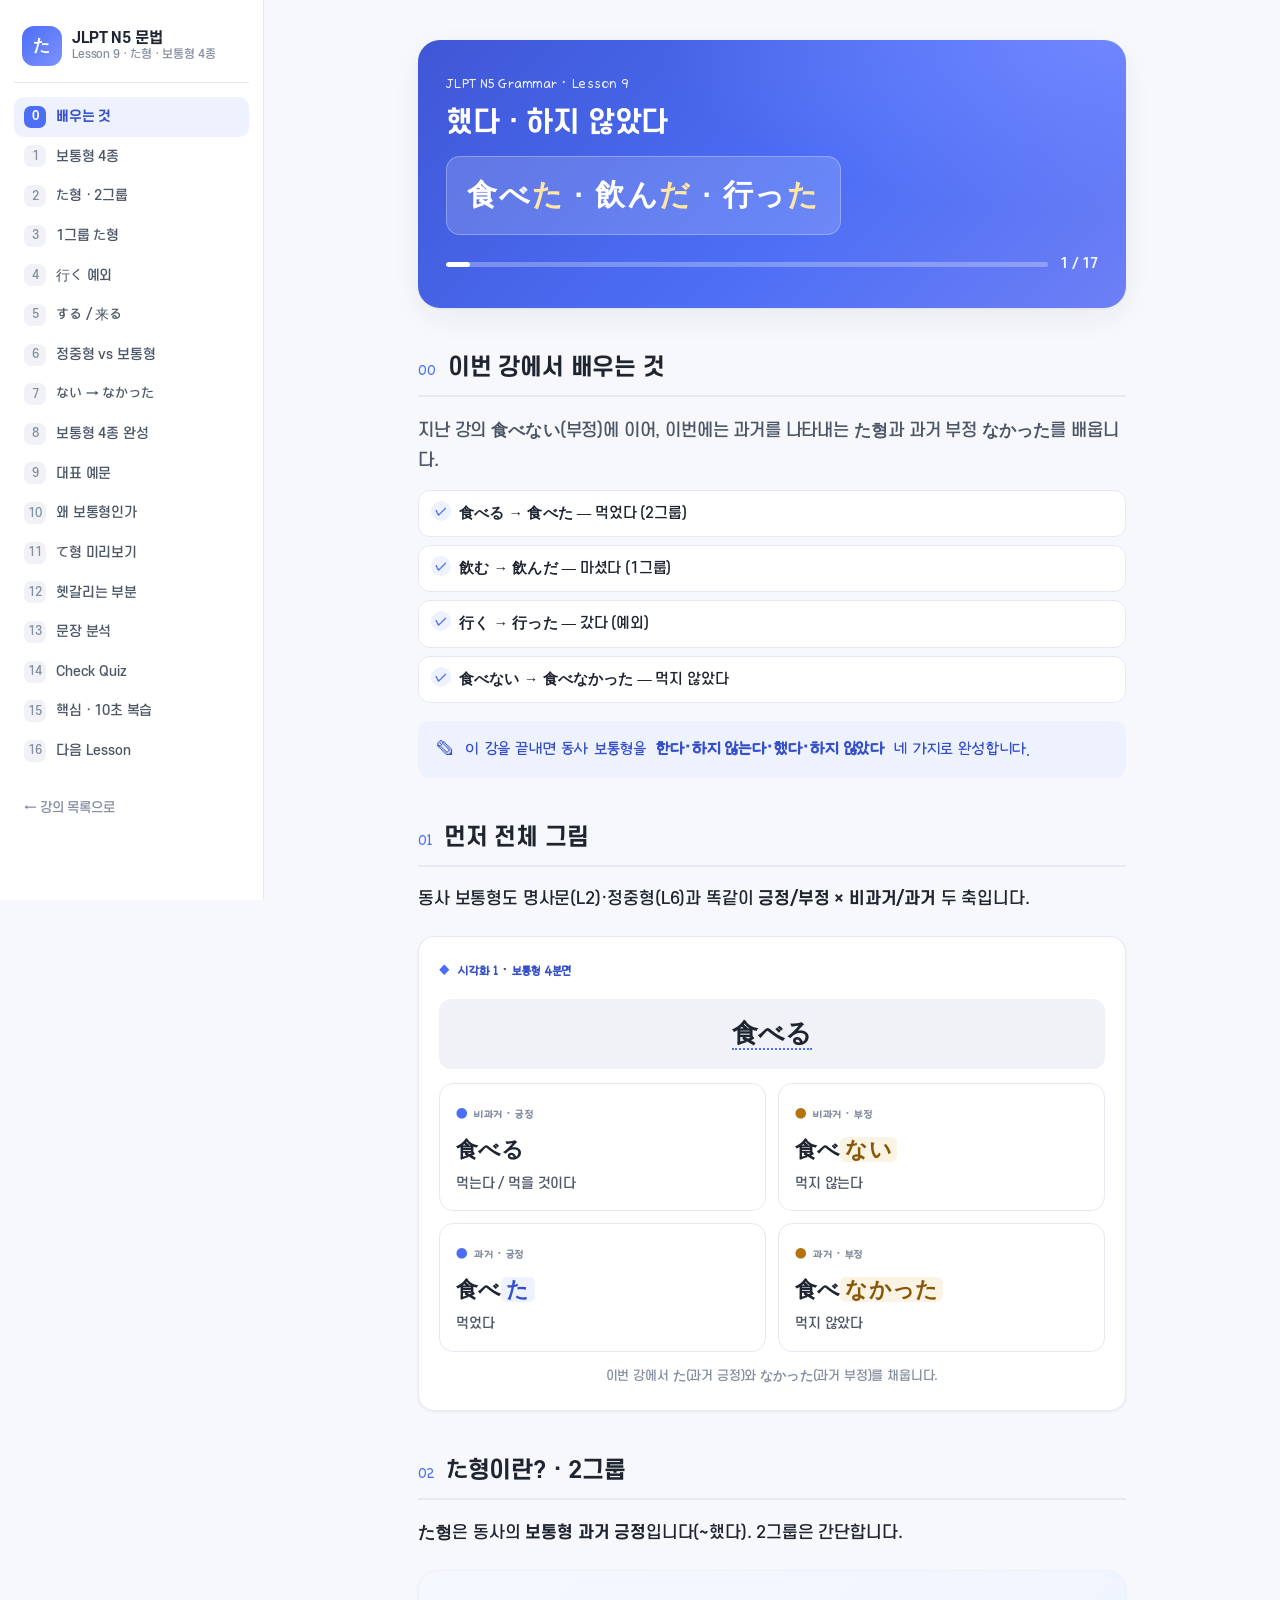
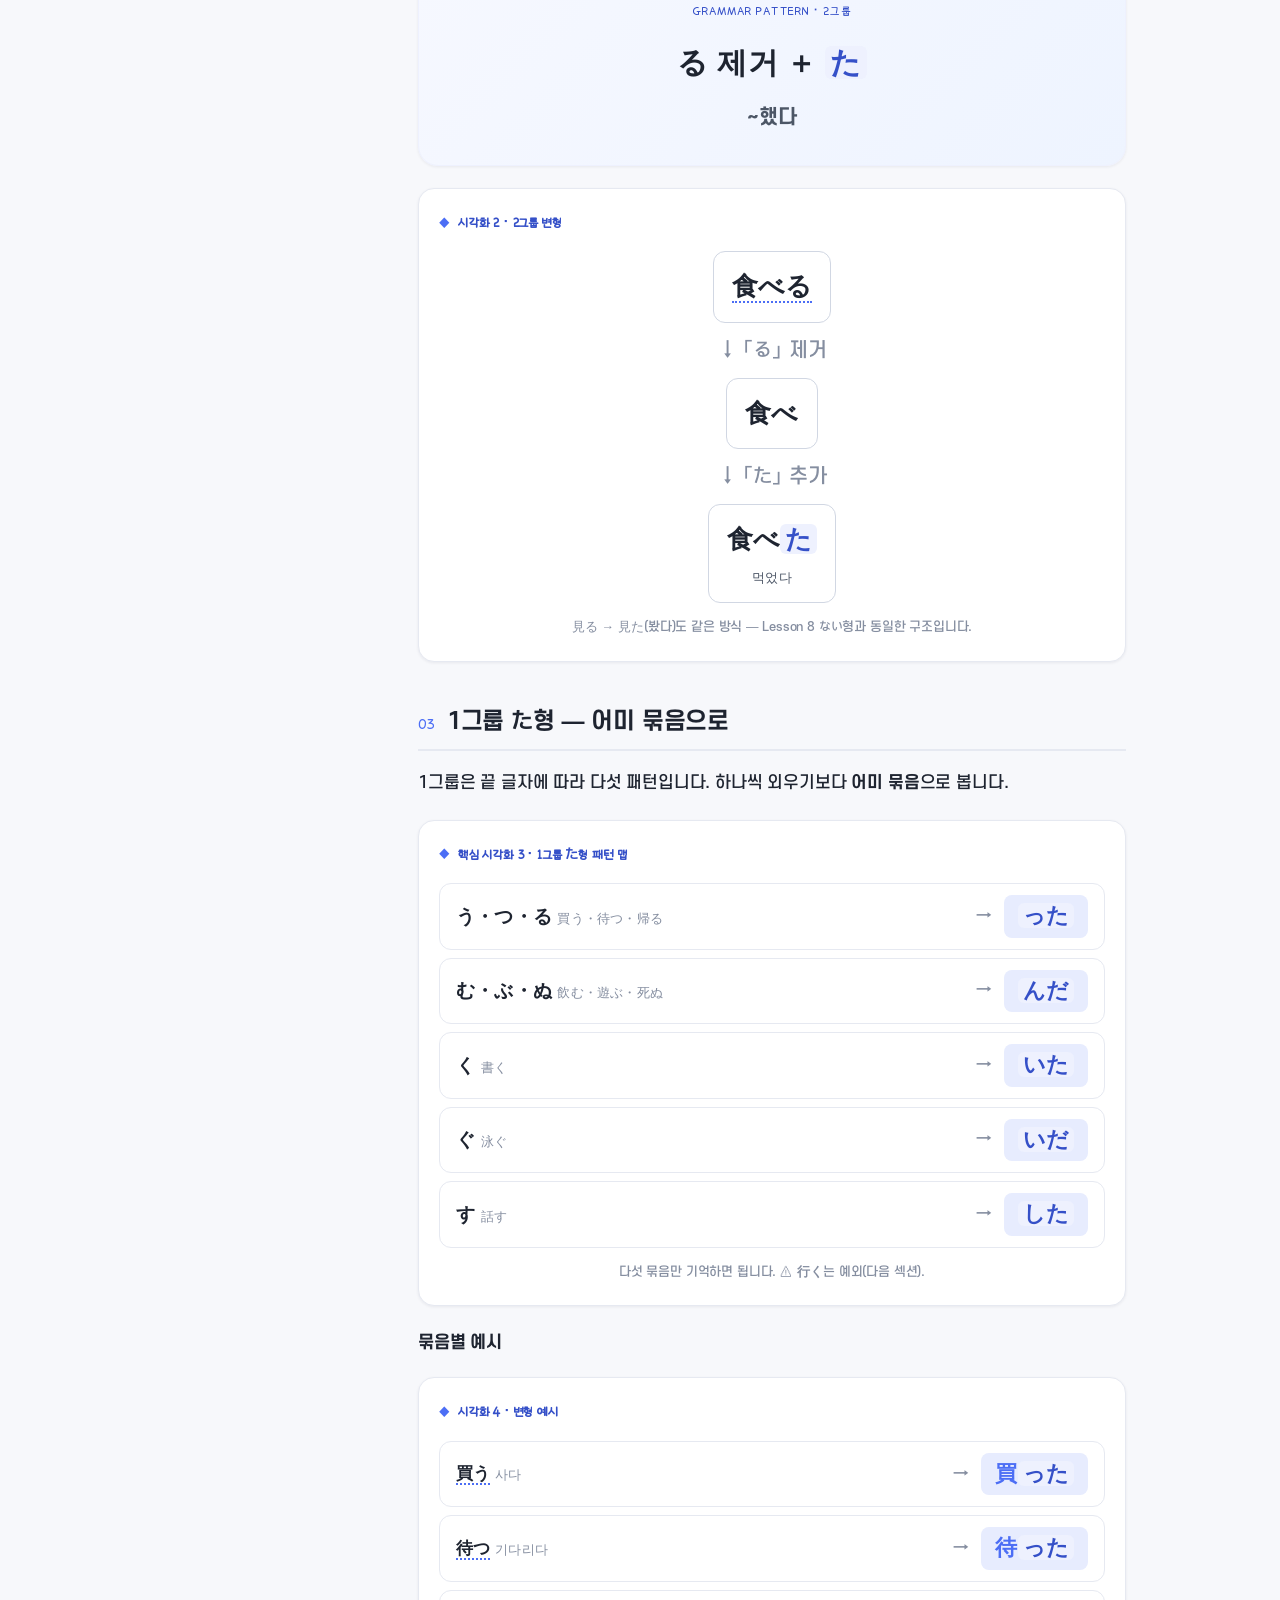
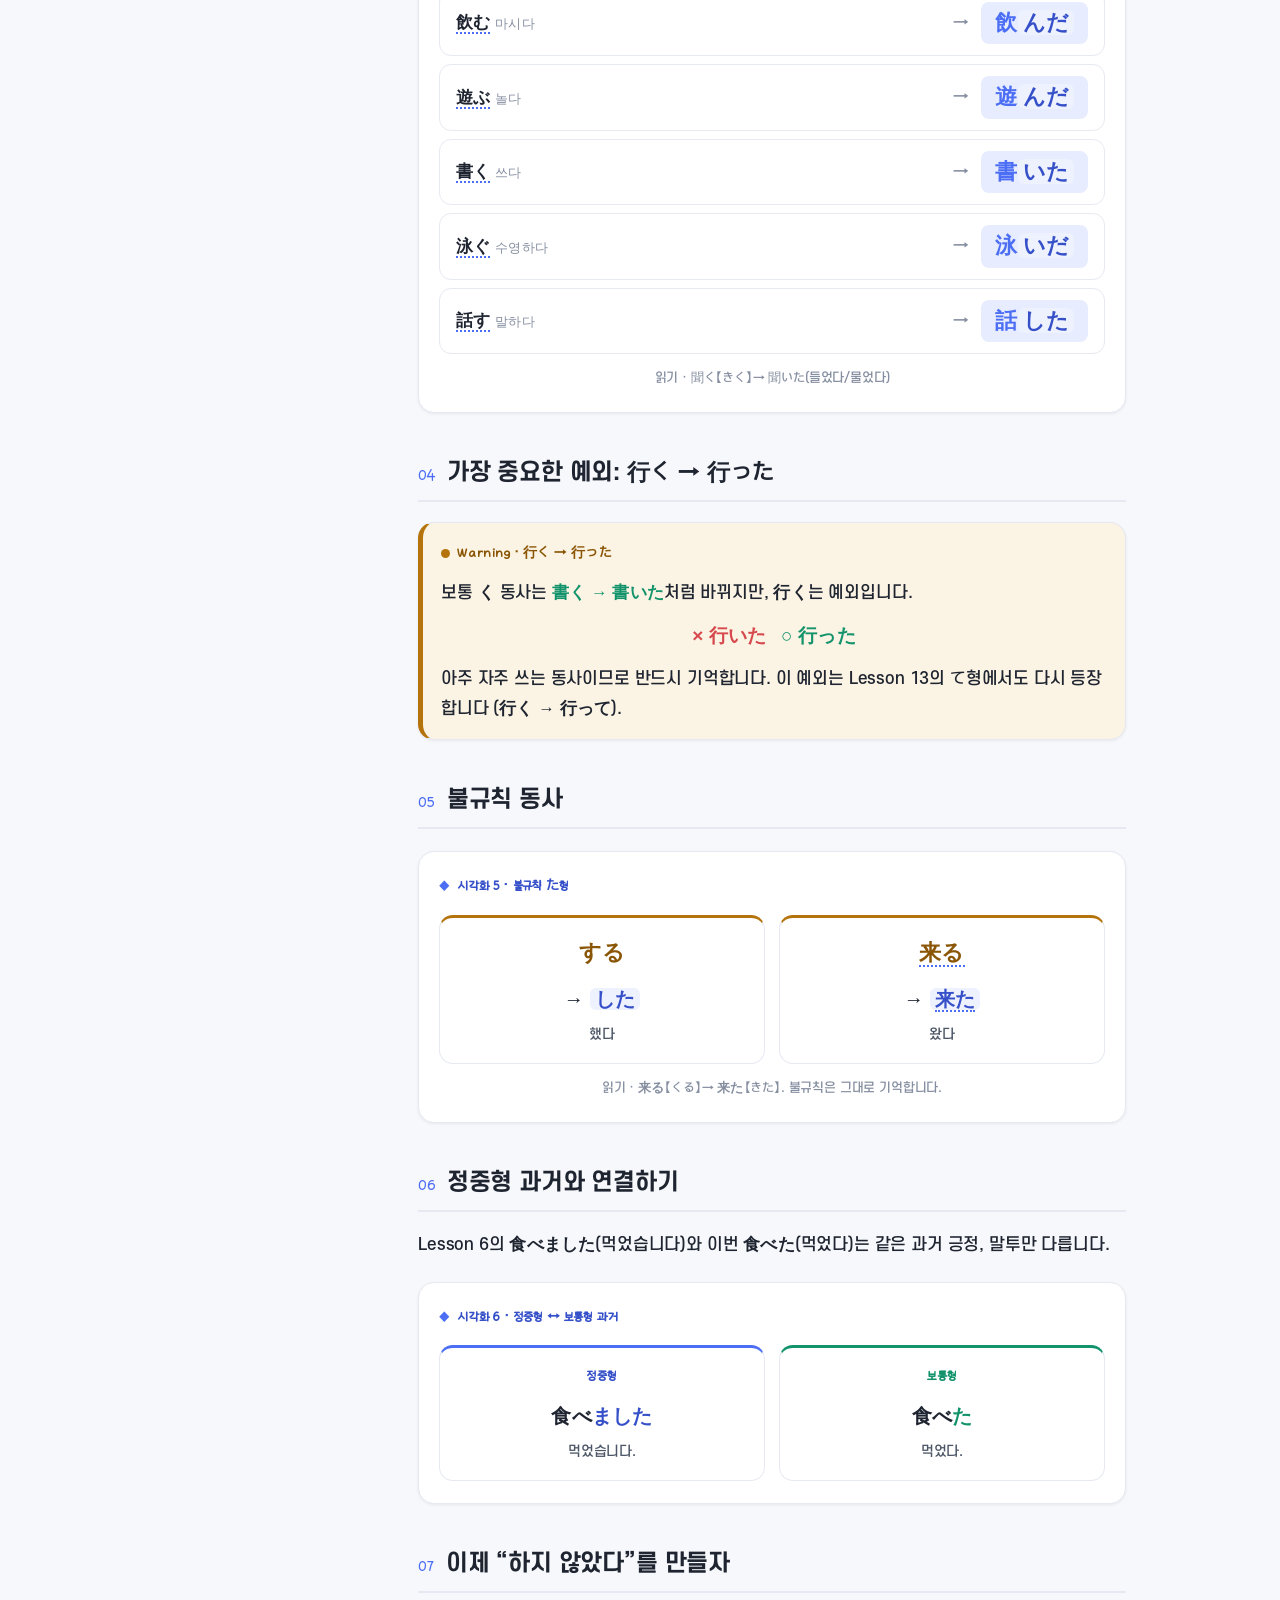
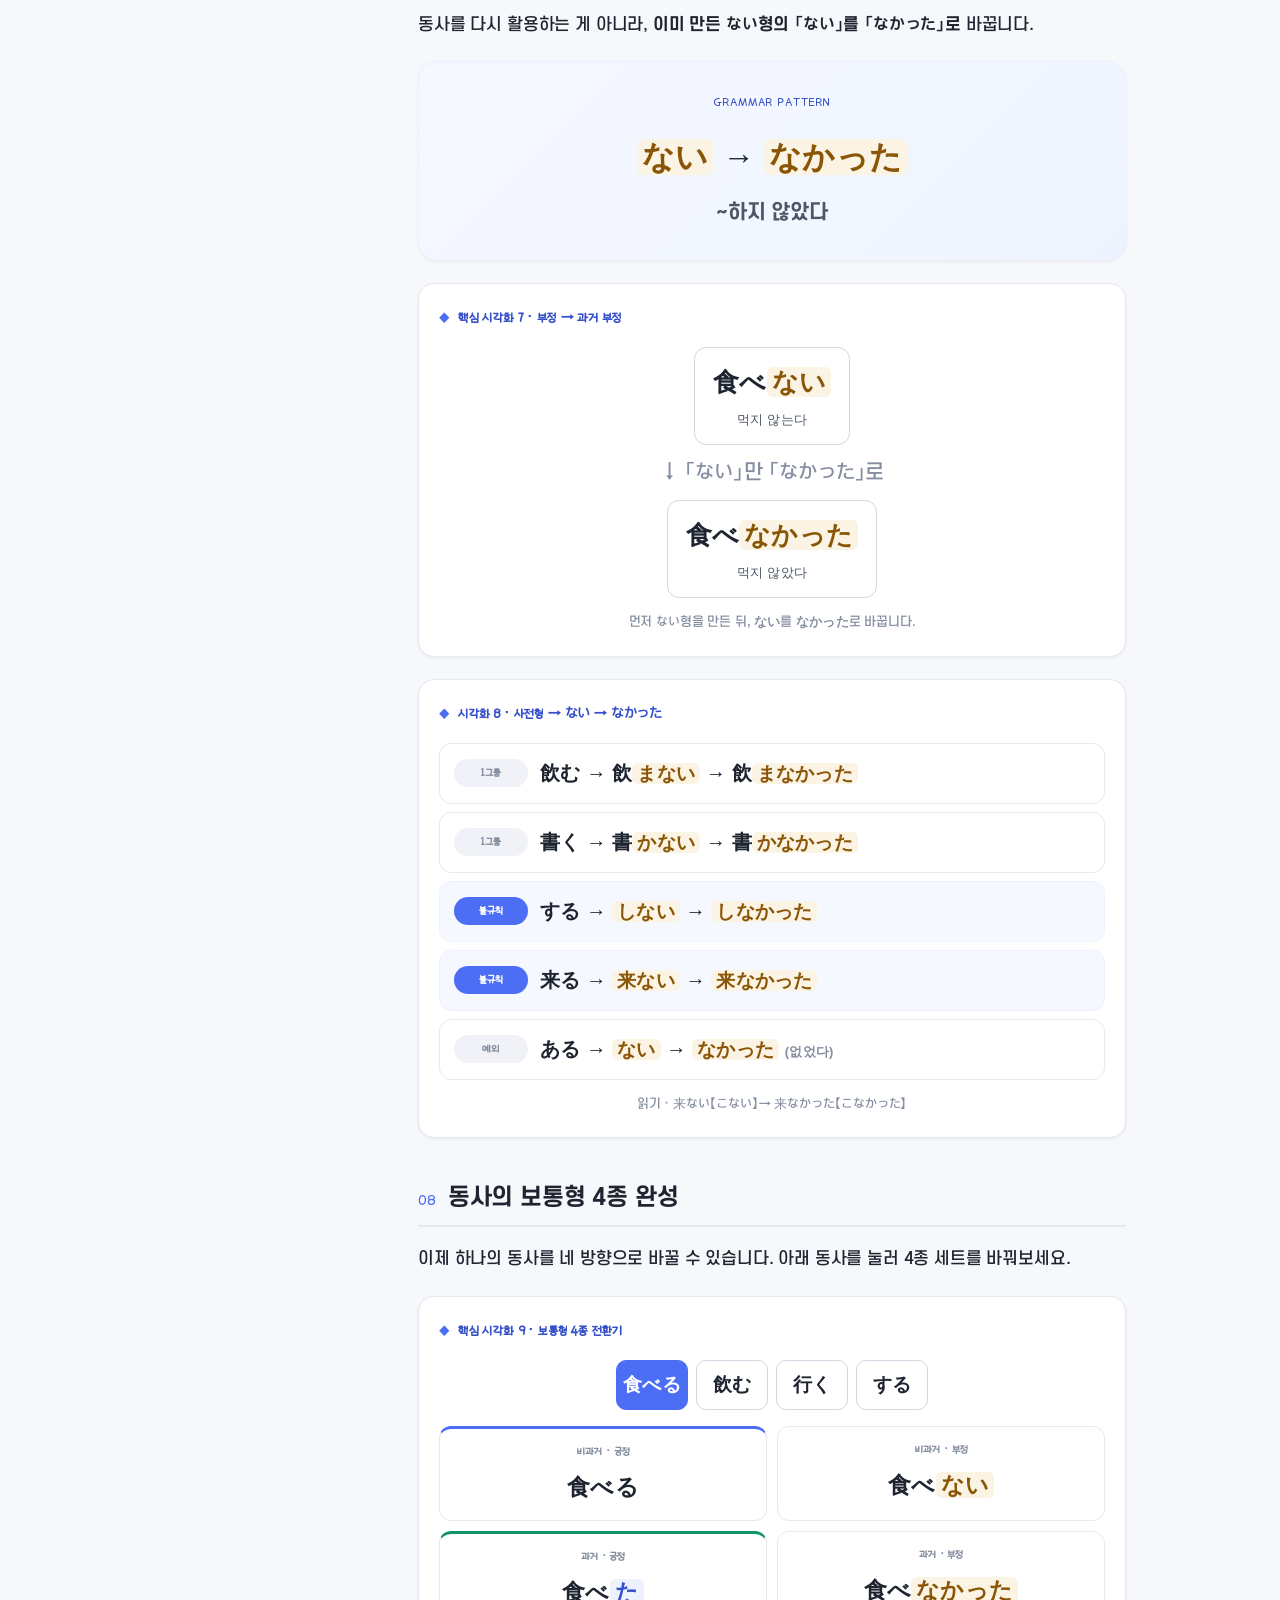
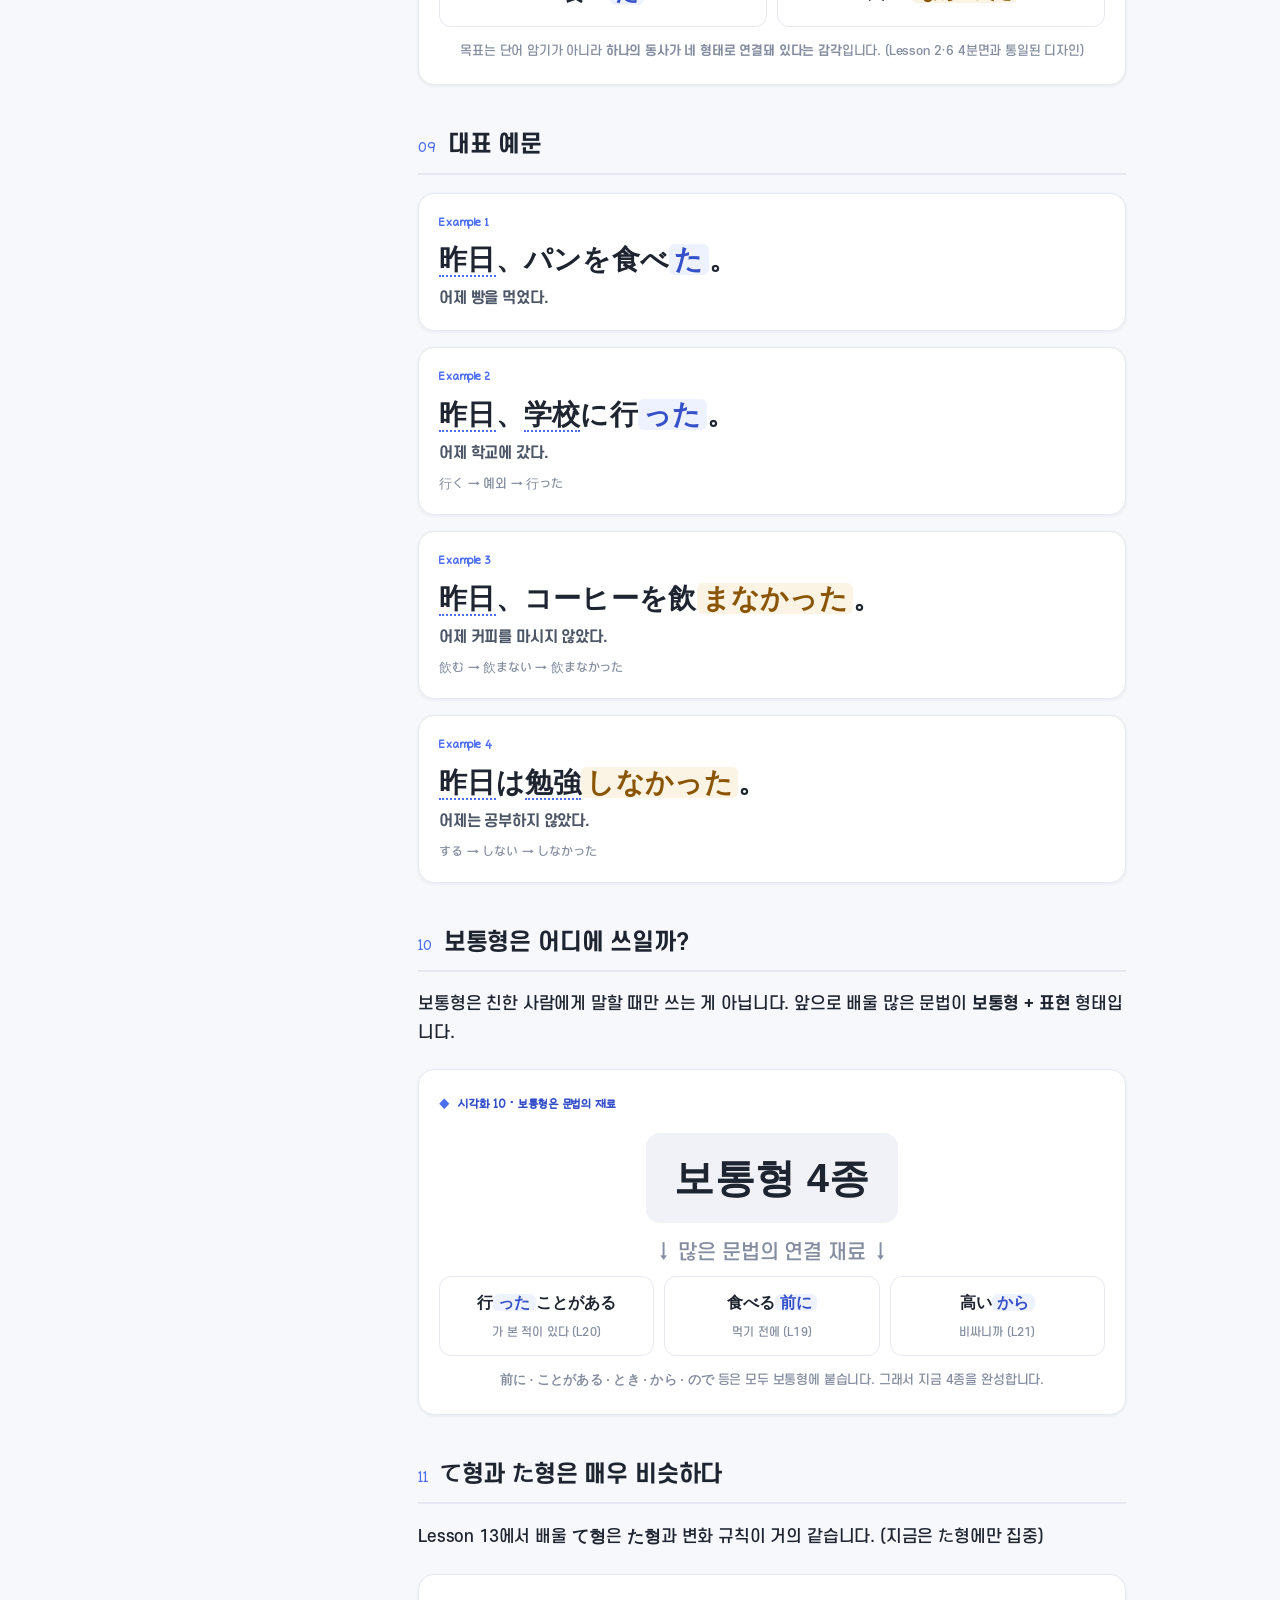
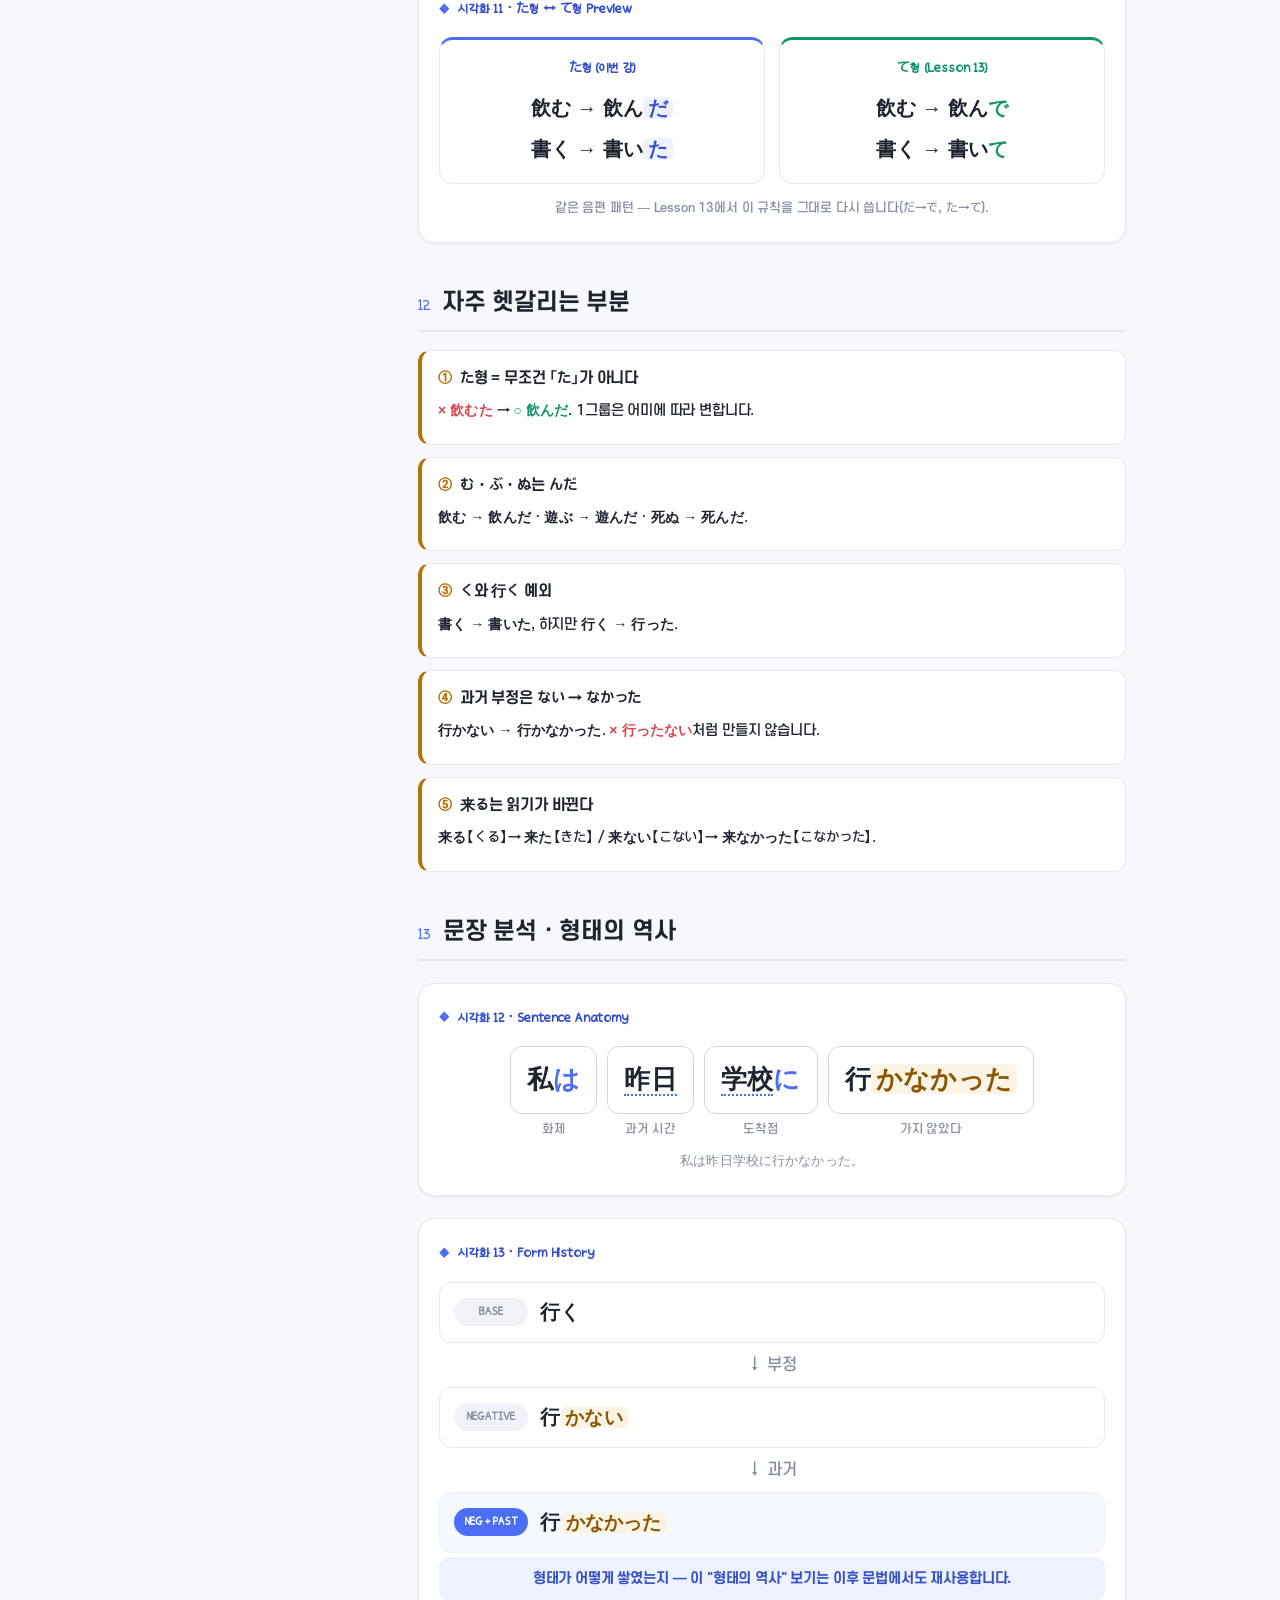
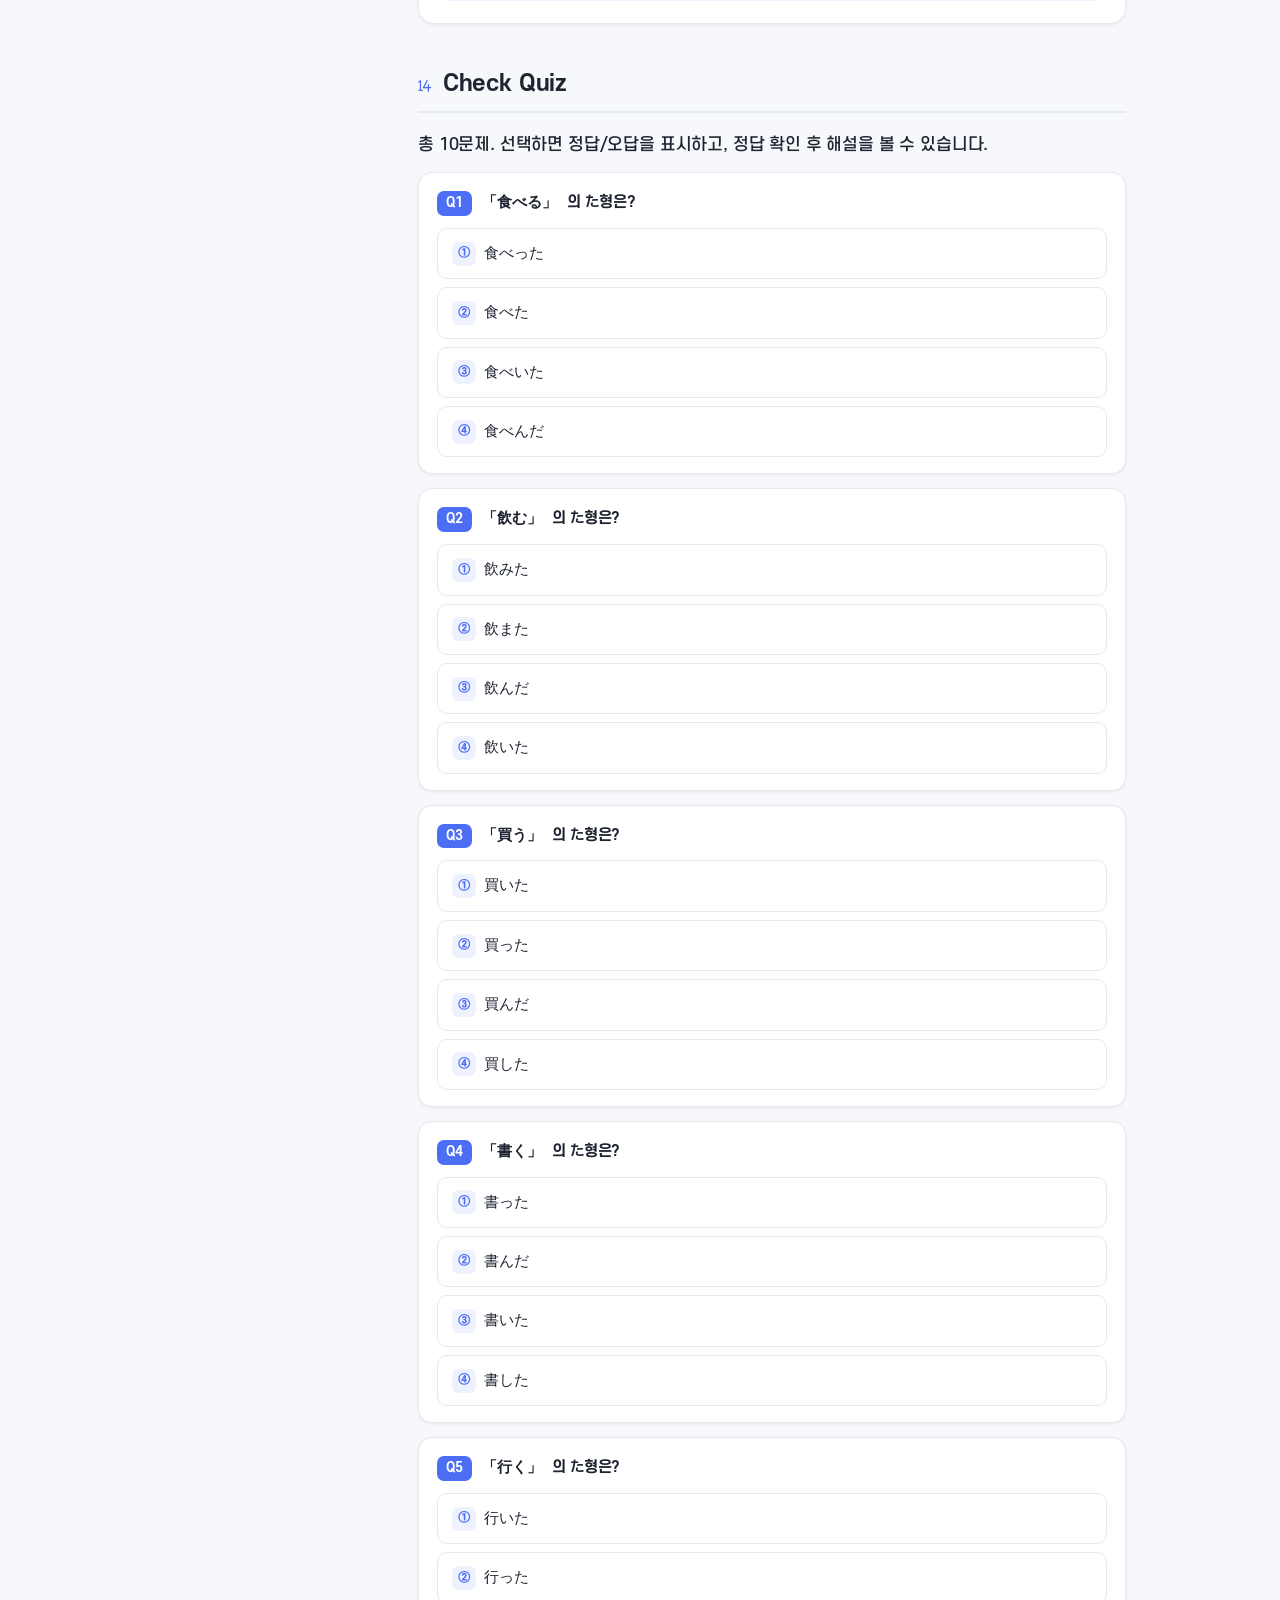
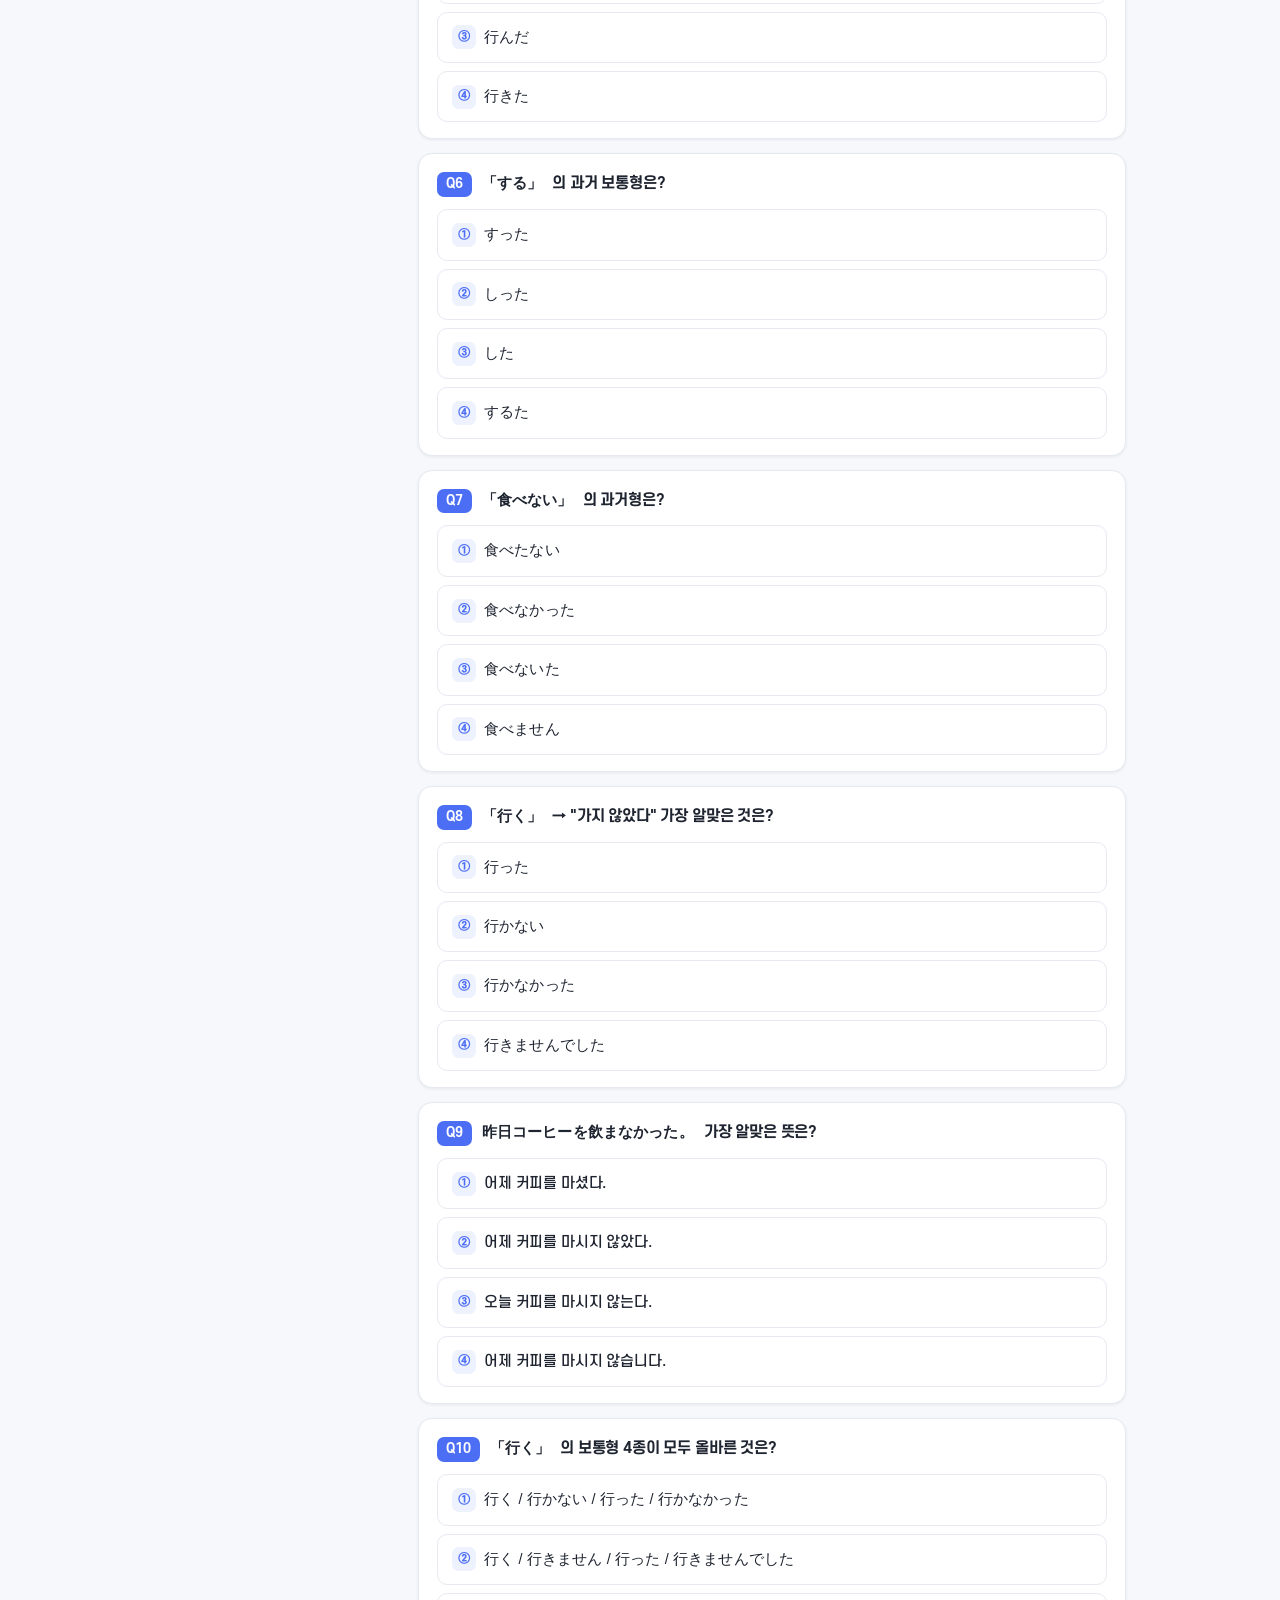
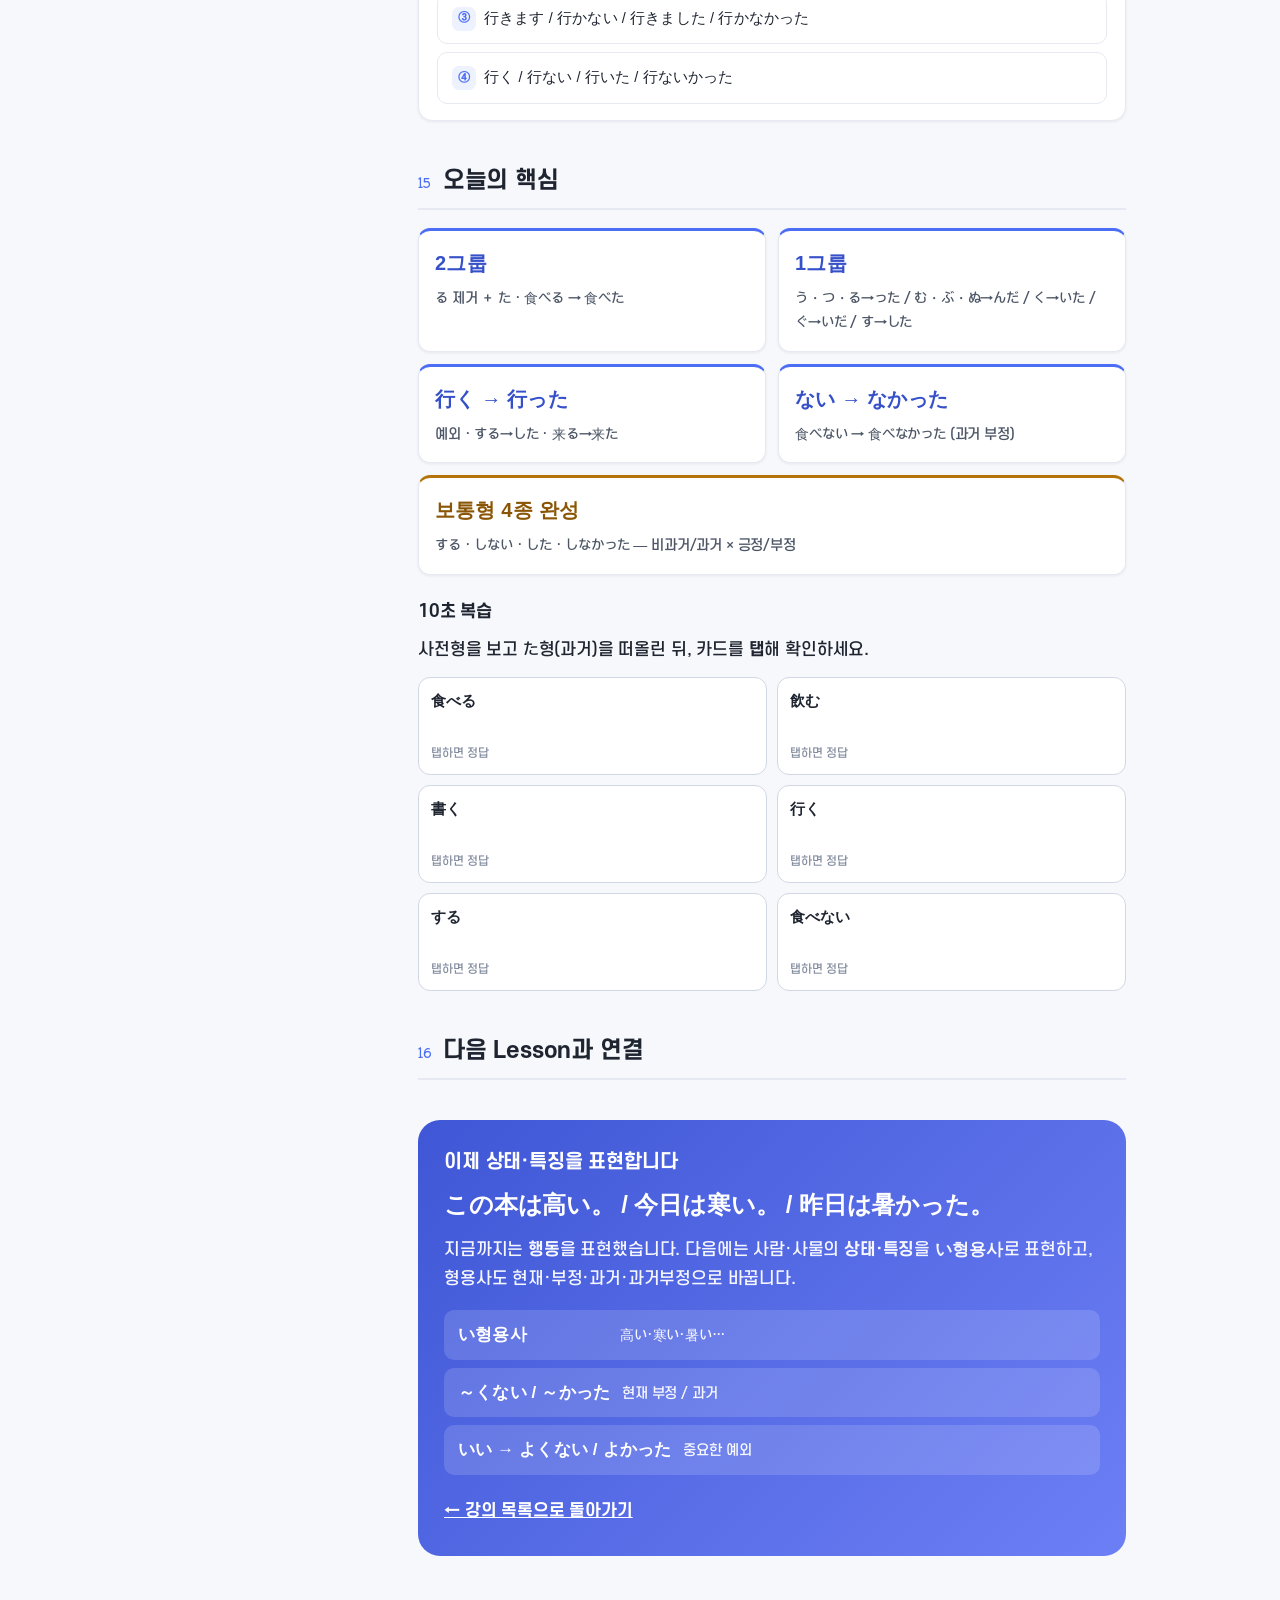
<file: lessons/n5/09.html>
<!DOCTYPE html>
<html lang="ko">
<head>
  <meta charset="UTF-8" />
  <meta name="viewport" content="width=device-width, initial-scale=1.0" />
  <title>Lesson 9 · 했다 · 하지 않았다 「た형 + 보통형 과거 + なかった」 — JLPT N5 문법</title>
  <meta name="description" content="동사 た형(과거 보통형)을 그룹별로 만들고(行く→行った 예외), ない→なかった로 과거 부정을 만들어 보통형 4종을 완성하는 N5 문법 강의" />
  <link rel="stylesheet" href="../../assets/css/styles.css" />
</head>
<body>
  <!-- 모바일 상단바 -->
  <div class="topbar">
    <button class="hamburger" aria-label="목차 열기" aria-expanded="false"><span></span></button>
    <div class="topbar__title">Lesson 9 · た형</div>
    <span class="topbar__prog" data-prog-txt>1 / 17</span>
  </div>
  <div class="scrim" aria-hidden="true"></div>

  <div class="app">
    <!-- 사이드바 -->
    <aside class="sidebar" aria-label="강의 목차">
      <div class="sidebar__brand">
        <div class="sidebar__logo jp">た</div>
        <div class="sidebar__title">JLPT N5 문법
          <small>Lesson 9 · た형 · 보통형 4종</small>
        </div>
      </div>
      <nav>
        <ul class="toc">
          <li><a href="#intro"><span class="num">0</span> 배우는 것</a></li>
          <li><a href="#overview"><span class="num">1</span> 보통형 4종</a></li>
          <li><a href="#ta"><span class="num">2</span> た형 · 2그룹</a></li>
          <li><a href="#group1"><span class="num">3</span> 1그룹 た형</a></li>
          <li><a href="#iku"><span class="num">4</span> 行く 예외</a></li>
          <li><a href="#irregular"><span class="num">5</span> する / 来る</a></li>
          <li><a href="#polite"><span class="num">6</span> 정중형 vs 보통형</a></li>
          <li><a href="#nakatta"><span class="num">7</span> ない → なかった</a></li>
          <li><a href="#matrix"><span class="num">8</span> 보통형 4종 완성</a></li>
          <li><a href="#examples"><span class="num">9</span> 대표 예문</a></li>
          <li><a href="#why"><span class="num">10</span> 왜 보통형인가</a></li>
          <li><a href="#tepreview"><span class="num">11</span> て형 미리보기</a></li>
          <li><a href="#mistakes"><span class="num">12</span> 헷갈리는 부분</a></li>
          <li><a href="#anatomy"><span class="num">13</span> 문장 분석</a></li>
          <li><a href="#quiz"><span class="num">14</span> Check Quiz</a></li>
          <li><a href="#summary"><span class="num">15</span> 핵심 · 10초 복습</a></li>
          <li><a href="#next"><span class="num">16</span> 다음 Lesson</a></li>
        </ul>
      </nav>
      <a class="sidebar__back" href="../../index.html">← 강의 목록으로</a>
    </aside>

    <!-- 본문 -->
    <div class="content">
      <div class="wrap">

        <header class="lesson-hero">
          <div class="kicker">JLPT N5 Grammar · Lesson 9</div>
          <h1>했다 · 하지 않았다</h1>
          <div class="lesson-hero__pattern jp">食べ<span class="pt">た</span> · 飲ん<span class="pt">だ</span> · 行っ<span class="pt">た</span></div>
          <div class="progress">
            <div class="progress__bar"><div class="progress__fill"></div></div>
            <span class="progress__txt" data-prog-txt>1 / 17</span>
          </div>
        </header>

        <!-- ============ 0 · 배우는 것 ============ -->
        <section id="intro" class="section">
          <h2><span class="sec-no">00</span> 이번 강에서 배우는 것</h2>
          <p class="lead">지난 강의 <b class="jp">食べない</b>(부정)에 이어, 이번에는 과거를 나타내는 <b class="jp">た형</b>과
            과거 부정 <b class="jp">なかった</b>를 배웁니다.</p>
          <ul class="goals">
            <li><span class="jp">食べる → 食べた</span> — 먹었다 (2그룹)</li>
            <li><span class="jp">飲む → 飲んだ</span> — 마셨다 (1그룹)</li>
            <li><span class="jp">行く → 行った</span> — 갔다 (예외)</li>
            <li><span class="jp">食べない → 食べなかった</span> — 먹지 않았다</li>
          </ul>
          <div class="oneline">이 강을 끝내면 동사 보통형을 <b>한다·하지 않는다·했다·하지 않았다</b> 네 가지로 완성합니다.</div>
        </section>

        <!-- ============ 1 · 보통형 4종 Overview ============ -->
        <section id="overview" class="section">
          <h2><span class="sec-no">01</span> 먼저 전체 그림</h2>
          <p>동사 보통형도 명사문(L2)·정중형(L6)과 똑같이 <b>긍정/부정 × 비과거/과거</b> 두 축입니다.</p>

          <!-- 핵심 시각화 1 · 보통형 4분면 -->
          <div class="figure">
            <div class="figure__title">시각화 1 · 보통형 4분면</div>
            <div class="fourway">
              <div class="fourway__center jp"><span class="furi" data-yomi="たべる">食べる</span></div>
              <div class="fw">
                <div class="fw__label"><span class="b">●</span> 비과거 · 긍정</div>
                <div class="fw__jp jp">食べる</div>
                <div class="fw__ko">먹는다 / 먹을 것이다</div>
              </div>
              <div class="fw">
                <div class="fw__label"><span class="r">●</span> 비과거 · 부정</div>
                <div class="fw__jp jp">食べ<span class="chg chg--neg">ない</span></div>
                <div class="fw__ko">먹지 않는다</div>
              </div>
              <div class="fw">
                <div class="fw__label"><span class="b">●</span> 과거 · 긍정</div>
                <div class="fw__jp jp">食べ<span class="chg">た</span></div>
                <div class="fw__ko">먹었다</div>
              </div>
              <div class="fw">
                <div class="fw__label"><span class="r">●</span> 과거 · 부정</div>
                <div class="fw__jp jp">食べ<span class="chg chg--neg">なかった</span></div>
                <div class="fw__ko">먹지 않았다</div>
              </div>
            </div>
            <div class="figure__cap">이번 강에서 <b class="jp">た</b>(과거 긍정)와 <b class="jp">なかった</b>(과거 부정)를 채웁니다.</div>
          </div>
        </section>

        <!-- ============ 2 · た형 · 2그룹 ============ -->
        <section id="ta" class="section">
          <h2><span class="sec-no">02</span> た형이란? · 2그룹</h2>
          <p><b class="jp">た형</b>은 동사의 <b>보통형 과거 긍정</b>입니다(~했다). 2그룹은 간단합니다.</p>
          <div class="gpat">
            <div class="gpat__label">Grammar Pattern · 2그룹</div>
            <div class="gpat__row"><span class="jp" style="font-size:clamp(20px,5.5vw,30px);font-weight:700;">る 제거 ＋ <span class="chg">た</span></span></div>
            <div class="gpat__mean">~했다</div>
          </div>

          <!-- 시각화 2 · Group 2 Transformation -->
          <div class="figure">
            <div class="figure__title">시각화 2 · 2그룹 변형</div>
            <div class="transform">
              <div class="transform__jp jp"><span class="furi" data-yomi="たべる">食べる</span></div>
              <div class="transform__arrow">↓ 「る」 제거</div>
              <div class="transform__jp jp">食べ</div>
              <div class="transform__arrow">↓ 「た」 추가</div>
              <div class="transform__jp jp">食べ<span class="chg">た</span><span class="ko">먹었다</span></div>
            </div>
            <div class="figure__cap"><span class="jp">見る → 見た</span>(봤다)도 같은 방식 — Lesson 8 ない형과 동일한 구조입니다.</div>
          </div>
        </section>

        <!-- ============ 3 · 1그룹 た형 ============ -->
        <section id="group1" class="section">
          <h2><span class="sec-no">03</span> 1그룹 た형 — 어미 묶음으로</h2>
          <p>1그룹은 끝 글자에 따라 다섯 패턴입니다. 하나씩 외우기보다 <b>어미 묶음</b>으로 봅니다.</p>

          <!-- 핵심 시각화 5 · 1그룹 た형 Pattern Map (Priority 1) -->
          <div class="figure">
            <div class="figure__title">핵심 시각화 3 · 1그룹 た형 패턴 맵</div>
            <div class="cheat">
              <div class="cheat__row"><span class="cheat__q jp" style="font-size:19px;font-weight:700;">う・つ・る <span class="sub">買う・待つ・帰る</span></span><span class="cheat__arrow">→</span><span class="cheat__p jp"><span class="chg">った</span></span></div>
              <div class="cheat__row"><span class="cheat__q jp" style="font-size:19px;font-weight:700;">む・ぶ・ぬ <span class="sub">飲む・遊ぶ・死ぬ</span></span><span class="cheat__arrow">→</span><span class="cheat__p jp"><span class="chg">んだ</span></span></div>
              <div class="cheat__row"><span class="cheat__q jp" style="font-size:19px;font-weight:700;">く <span class="sub">書く</span></span><span class="cheat__arrow">→</span><span class="cheat__p jp"><span class="chg">いた</span></span></div>
              <div class="cheat__row"><span class="cheat__q jp" style="font-size:19px;font-weight:700;">ぐ <span class="sub">泳ぐ</span></span><span class="cheat__arrow">→</span><span class="cheat__p jp"><span class="chg">いだ</span></span></div>
              <div class="cheat__row"><span class="cheat__q jp" style="font-size:19px;font-weight:700;">す <span class="sub">話す</span></span><span class="cheat__arrow">→</span><span class="cheat__p jp"><span class="chg">した</span></span></div>
            </div>
            <div class="figure__cap">다섯 묶음만 기억하면 됩니다. ⚠ <b class="jp">行く</b>는 예외(다음 섹션).</div>
          </div>

          <h3>묶음별 예시</h3>
          <div class="figure">
            <div class="figure__title">시각화 4 · 변형 예시</div>
            <div class="cheat">
              <div class="cheat__row"><span class="cheat__q jp" style="font-size:17px;font-weight:700;"><span class="furi" data-yomi="かう">買う</span> <span class="sub">사다</span></span><span class="cheat__arrow">→</span><span class="cheat__p jp">買<span class="chg">った</span></span></div>
              <div class="cheat__row"><span class="cheat__q jp" style="font-size:17px;font-weight:700;"><span class="furi" data-yomi="まつ">待つ</span> <span class="sub">기다리다</span></span><span class="cheat__arrow">→</span><span class="cheat__p jp">待<span class="chg">った</span></span></div>
              <div class="cheat__row"><span class="cheat__q jp" style="font-size:17px;font-weight:700;"><span class="furi" data-yomi="のむ">飲む</span> <span class="sub">마시다</span></span><span class="cheat__arrow">→</span><span class="cheat__p jp">飲<span class="chg">んだ</span></span></div>
              <div class="cheat__row"><span class="cheat__q jp" style="font-size:17px;font-weight:700;"><span class="furi" data-yomi="あそぶ">遊ぶ</span> <span class="sub">놀다</span></span><span class="cheat__arrow">→</span><span class="cheat__p jp">遊<span class="chg">んだ</span></span></div>
              <div class="cheat__row"><span class="cheat__q jp" style="font-size:17px;font-weight:700;"><span class="furi" data-yomi="かく">書く</span> <span class="sub">쓰다</span></span><span class="cheat__arrow">→</span><span class="cheat__p jp">書<span class="chg">いた</span></span></div>
              <div class="cheat__row"><span class="cheat__q jp" style="font-size:17px;font-weight:700;"><span class="furi" data-yomi="およぐ">泳ぐ</span> <span class="sub">수영하다</span></span><span class="cheat__arrow">→</span><span class="cheat__p jp">泳<span class="chg">いだ</span></span></div>
              <div class="cheat__row"><span class="cheat__q jp" style="font-size:17px;font-weight:700;"><span class="furi" data-yomi="はなす">話す</span> <span class="sub">말하다</span></span><span class="cheat__arrow">→</span><span class="cheat__p jp">話<span class="chg">した</span></span></div>
            </div>
            <div class="figure__cap">읽기 · 聞く【きく】→ 聞いた(들었다/물었다)</div>
          </div>
        </section>

        <!-- ============ 4 · 行く 예외 ============ -->
        <section id="iku" class="section">
          <h2><span class="sec-no">04</span> 가장 중요한 예외: 行く → 行った</h2>
          <!-- 시각화 6 · Special Exception (Priority 5) -->
          <div class="card card--warn">
            <div class="card__label"><span class="dot"></span>Warning · 行く → 行った</div>
            <p>보통 <b class="jp">く</b> 동사는 <span class="okmark jp">書く → 書いた</span>처럼 바뀌지만, <b class="jp">行く</b>는 예외입니다.</p>
            <p style="text-align:center;margin:8px 0;"><span class="wrongmark jp" style="font-size:19px;">× 行いた</span> &nbsp; <span class="okmark jp" style="font-size:19px;">○ 行った</span></p>
            <p>아주 자주 쓰는 동사이므로 반드시 기억합니다. 이 예외는 Lesson 13의 て형에서도 다시 등장합니다
              (<b class="jp">行く → 行って</b>).</p>
          </div>
        </section>

        <!-- ============ 5 · する / 来る ============ -->
        <section id="irregular" class="section">
          <h2><span class="sec-no">05</span> 불규칙 동사</h2>
          <!-- 시각화 7 · Irregular Past -->
          <div class="figure">
            <div class="figure__title">시각화 5 · 불규칙 た형</div>
            <div class="vs2">
              <div class="vs2__col" style="border-top:3px solid var(--warn)">
                <div class="vs2__head jp" style="color:var(--warn-ink)">する</div>
                <div class="vs2__jp jp" style="margin-top:6px;">→ <span class="chg">した</span></div>
                <div class="vs2__ko">했다</div>
              </div>
              <div class="vs2__col" style="border-top:3px solid var(--warn)">
                <div class="vs2__head jp" style="color:var(--warn-ink)"><span class="furi" data-yomi="くる">来る</span></div>
                <div class="vs2__jp jp" style="margin-top:6px;">→ <span class="chg"><span class="furi" data-yomi="きた">来た</span></span></div>
                <div class="vs2__ko">왔다</div>
              </div>
            </div>
            <div class="figure__cap">읽기 · <b class="jp">来る</b>【くる】→ <b class="jp">来た</b>【きた】. 불규칙은 그대로 기억합니다.</div>
          </div>
        </section>

        <!-- ============ 6 · 정중형 vs 보통형 과거 ============ -->
        <section id="polite" class="section">
          <h2><span class="sec-no">06</span> 정중형 과거와 연결하기</h2>
          <p>Lesson 6의 <b class="jp">食べました</b>(먹었습니다)와 이번 <b class="jp">食べた</b>(먹었다)는 같은 과거 긍정, 말투만 다릅니다.</p>
          <!-- 시각화 8 · Polite vs Plain Past -->
          <div class="figure">
            <div class="figure__title">시각화 6 · 정중형 ↔ 보통형 과거</div>
            <div class="vs2">
              <div class="vs2__col is-ha">
                <div class="vs2__head" style="font-family:var(--font-cute);font-size:14px;color:var(--brand-dark)">정중형</div>
                <div class="vs2__jp jp">食べ<span style="color:var(--brand-dark)">ました</span></div>
                <div class="vs2__ko">먹었습니다.</div>
              </div>
              <div class="vs2__col is-mo">
                <div class="vs2__head" style="font-family:var(--font-cute);font-size:14px;color:var(--info)">보통형</div>
                <div class="vs2__jp jp">食べ<span style="color:var(--info)">た</span></div>
                <div class="vs2__ko">먹었다.</div>
              </div>
            </div>
          </div>
        </section>

        <!-- ============ 7 · ない → なかった ============ -->
        <section id="nakatta" class="section">
          <h2><span class="sec-no">07</span> 이제 “하지 않았다”를 만들자</h2>
          <p>동사를 다시 활용하는 게 아니라, <b>이미 만든 ない형의 「ない」를 「なかった」로</b> 바꿉니다.</p>
          <div class="gpat">
            <div class="gpat__label">Grammar Pattern</div>
            <div class="gpat__row"><span class="jp" style="font-size:clamp(20px,6vw,32px);font-weight:700;"><span class="chg chg--neg">ない</span> → <span class="chg chg--neg">なかった</span></span></div>
            <div class="gpat__mean">~하지 않았다</div>
          </div>

          <!-- 핵심 시각화 9 · Negative → Past Negative (Priority 6) -->
          <div class="figure">
            <div class="figure__title">핵심 시각화 7 · 부정 → 과거 부정</div>
            <div class="transform">
              <div class="transform__jp jp">食べ<span class="chg chg--neg">ない</span><span class="ko">먹지 않는다</span></div>
              <div class="transform__arrow">↓ 「ない」만 「なかった」로</div>
              <div class="transform__jp jp">食べ<span class="chg chg--neg">なかった</span><span class="ko">먹지 않았다</span></div>
            </div>
            <div class="figure__cap">먼저 ない형을 만든 뒤, <b class="jp">ない</b>를 <b class="jp">なかった</b>로 바꿉니다.</div>
          </div>

          <!-- 시각화 10 · Negative Family -->
          <div class="figure">
            <div class="figure__title">시각화 8 · 사전형 → ない → なかった</div>
            <div class="growth">
              <div class="growth__item"><span class="growth__badge">1그룹</span><span class="growth__jp jp">飲む → 飲<span class="chg chg--neg">まない</span> → 飲<span class="chg chg--neg">まなかった</span></span></div>
              <div class="growth__item"><span class="growth__badge">1그룹</span><span class="growth__jp jp">書く → 書<span class="chg chg--neg">かない</span> → 書<span class="chg chg--neg">かなかった</span></span></div>
              <div class="growth__item is-new"><span class="growth__badge">불규칙</span><span class="growth__jp jp">する → <span class="chg chg--neg">しない</span> → <span class="chg chg--neg">しなかった</span></span></div>
              <div class="growth__item is-new"><span class="growth__badge">불규칙</span><span class="growth__jp jp">来る → <span class="chg chg--neg">来ない</span> → <span class="chg chg--neg">来なかった</span></span></div>
              <div class="growth__item"><span class="growth__badge">예외</span><span class="growth__jp jp">ある → <span class="chg chg--neg">ない</span> → <span class="chg chg--neg">なかった</span> <span style="color:var(--ink-faint);font-size:13px;">(없었다)</span></span></div>
            </div>
            <div class="figure__cap">읽기 · 来ない【こない】→ 来なかった【こなかった】</div>
          </div>
        </section>

        <!-- ============ 8 · 보통형 4종 완성 ============ -->
        <section id="matrix" class="section">
          <h2><span class="sec-no">08</span> 동사의 보통형 4종 완성</h2>
          <p>이제 하나의 동사를 네 방향으로 바꿀 수 있습니다. 아래 동사를 눌러 4종 세트를 바꿔보세요.</p>

          <!-- 핵심 시각화 11+12 · Plain Form Matrix + Verb Family Switcher (Priority 3·4) -->
          <div class="figure">
            <div class="figure__title">핵심 시각화 9 · 보통형 4종 전환기</div>
            <div class="vfamily" data-vfamily>
              <div class="vfamily__btns">
                <button class="toggle jp" data-f1="食べる" data-f2="食べ<span class='chg chg--neg'>ない</span>" data-f3="食べ<span class='chg'>た</span>" data-f4="食べ<span class='chg chg--neg'>なかった</span>">食べる</button>
                <button class="toggle jp" data-f1="飲む" data-f2="飲<span class='chg chg--neg'>まない</span>" data-f3="飲<span class='chg'>んだ</span>" data-f4="飲<span class='chg chg--neg'>まなかった</span>">飲む</button>
                <button class="toggle jp" data-f1="行く" data-f2="行<span class='chg chg--neg'>かない</span>" data-f3="行<span class='chg'>った</span>" data-f4="行<span class='chg chg--neg'>かなかった</span>">行く</button>
                <button class="toggle jp" data-f1="する" data-f2="<span class='chg chg--neg'>しない</span>" data-f3="<span class='chg'>した</span>" data-f4="<span class='chg chg--neg'>しなかった</span>">する</button>
              </div>
              <div class="vfamily__grid">
                <div class="vf-cell is-base"><span class="vf-t">비과거 · 긍정</span><span class="vf-v jp" data-vf-1></span></div>
                <div class="vf-cell"><span class="vf-t">비과거 · 부정</span><span class="vf-v jp" data-vf-2></span></div>
                <div class="vf-cell is-past"><span class="vf-t">과거 · 긍정</span><span class="vf-v jp" data-vf-3></span></div>
                <div class="vf-cell"><span class="vf-t">과거 · 부정</span><span class="vf-v jp" data-vf-4></span></div>
              </div>
            </div>
            <div class="figure__cap">목표는 단어 암기가 아니라 <b>하나의 동사가 네 형태로 연결돼 있다는 감각</b>입니다. (Lesson 2·6 4분면과 통일된 디자인)</div>
          </div>
        </section>

        <!-- ============ 9 · 대표 예문 ============ -->
        <section id="examples" class="section">
          <h2><span class="sec-no">09</span> 대표 예문</h2>
          <div class="ex">
            <div class="ex__no">Example 1</div>
            <div class="ex__jp jp"><span class="furi" data-yomi="きのう">昨日</span>、パンを食べ<span class="chg">た</span>。</div>
            <div class="ex__ko">어제 빵을 먹었다.</div>
          </div>
          <div class="ex">
            <div class="ex__no">Example 2</div>
            <div class="ex__jp jp"><span class="furi" data-yomi="きのう">昨日</span>、<span class="furi" data-yomi="がっこう">学校</span>に行<span class="chg">った</span>。</div>
            <div class="ex__ko">어제 학교에 갔다.</div>
            <div class="ex__reading">行く → 예외 → 行った</div>
          </div>
          <div class="ex">
            <div class="ex__no">Example 3</div>
            <div class="ex__jp jp"><span class="furi" data-yomi="きのう">昨日</span>、コーヒーを飲<span class="chg chg--neg">まなかった</span>。</div>
            <div class="ex__ko">어제 커피를 마시지 않았다.</div>
            <div class="ex__reading">飲む → 飲まない → 飲まなかった</div>
          </div>
          <div class="ex">
            <div class="ex__no">Example 4</div>
            <div class="ex__jp jp"><span class="furi" data-yomi="きのう">昨日</span>は<span class="furi" data-yomi="べんきょう">勉強</span><span class="chg chg--neg">しなかった</span>。</div>
            <div class="ex__ko">어제는 공부하지 않았다.</div>
            <div class="ex__reading">する → しない → しなかった</div>
          </div>
        </section>

        <!-- ============ 10 · 왜 보통형인가 ============ -->
        <section id="why" class="section">
          <h2><span class="sec-no">10</span> 보통형은 어디에 쓰일까?</h2>
          <p>보통형은 친한 사람에게 말할 때만 쓰는 게 아닙니다. 앞으로 배울 많은 문법이 <b>보통형 + 표현</b> 형태입니다.</p>

          <!-- 시각화 13 · Plain Form as Grammar Material -->
          <div class="figure">
            <div class="figure__title">시각화 10 · 보통형은 문법의 재료</div>
            <div class="shift">
              <div class="shift__center jp">보통형 4종</div>
              <div class="shift__arrow">↓ 많은 문법의 연결 재료 ↓</div>
              <div class="shift__rays">
                <div class="shift__ray jp" style="font-size:16px;">行<span class="chg">った</span>ことがある<span class="t">가 본 적이 있다 (L20)</span></div>
                <div class="shift__ray jp" style="font-size:16px;">食べる<span class="chg">前に</span><span class="t">먹기 전에 (L19)</span></div>
                <div class="shift__ray jp" style="font-size:16px;">高い<span class="chg">から</span><span class="t">비싸니까 (L21)</span></div>
              </div>
            </div>
            <div class="figure__cap"><b class="jp">前に · ことがある · とき · から · ので</b> 등은 모두 보통형에 붙습니다. 그래서 지금 4종을 완성합니다.</div>
          </div>
        </section>

        <!-- ============ 11 · て형 미리보기 ============ -->
        <section id="tepreview" class="section">
          <h2><span class="sec-no">11</span> て형과 た형은 매우 비슷하다</h2>
          <p>Lesson 13에서 배울 <b class="jp">て형</b>은 <b class="jp">た형</b>과 변화 규칙이 거의 같습니다. (지금은 た형에만 집중)</p>
          <div class="figure">
            <div class="figure__title">시각화 11 · た형 ↔ て형 Preview</div>
            <div class="vs2">
              <div class="vs2__col is-ha">
                <div class="vs2__head" style="font-family:var(--font-cute);font-size:14px;color:var(--brand-dark)">た형 (이번 강)</div>
                <div class="vs2__jp jp">飲む → 飲ん<span class="chg">だ</span></div>
                <div class="vs2__jp jp" style="margin-top:6px;">書く → 書い<span class="chg">た</span></div>
              </div>
              <div class="vs2__col is-mo">
                <div class="vs2__head" style="font-family:var(--font-cute);font-size:14px;color:var(--info)">て형 (Lesson 13)</div>
                <div class="vs2__jp jp">飲む → 飲ん<span style="color:var(--info)">で</span></div>
                <div class="vs2__jp jp" style="margin-top:6px;">書く → 書い<span style="color:var(--info)">て</span></div>
              </div>
            </div>
            <div class="figure__cap">같은 음편 패턴 — Lesson 13에서 이 규칙을 그대로 다시 씁니다(だ→で, た→て).</div>
          </div>
        </section>

        <!-- ============ 12 · 헷갈리는 부분 ============ -->
        <section id="mistakes" class="section">
          <h2><span class="sec-no">12</span> 자주 헷갈리는 부분</h2>
          <div class="mistakes">
            <div class="mistake">
              <h5><span class="n">①</span> た형 = 무조건 「た」가 아니다</h5>
              <p><span class="wrongmark jp">× 飲むた</span> → <span class="okmark jp">○ 飲んだ</span>. 1그룹은 어미에 따라 변합니다.</p>
            </div>
            <div class="mistake">
              <h5><span class="n">②</span> む・ぶ・ぬ는 んだ</h5>
              <p><b class="jp">飲む → 飲んだ</b> · <b class="jp">遊ぶ → 遊んだ</b> · <b class="jp">死ぬ → 死んだ</b>.</p>
            </div>
            <div class="mistake">
              <h5><span class="n">③</span> く와 行く 예외</h5>
              <p><b class="jp">書く → 書いた</b>, 하지만 <b class="jp">行く → 行った</b>.</p>
            </div>
            <div class="mistake">
              <h5><span class="n">④</span> 과거 부정은 ない → なかった</h5>
              <p><b class="jp">行かない → 行かなかった</b>. <span class="wrongmark jp">× 行ったない</span>처럼 만들지 않습니다.</p>
            </div>
            <div class="mistake">
              <h5><span class="n">⑤</span> 来る는 읽기가 바뀐다</h5>
              <p><b class="jp">来る</b>【くる】→ <b class="jp">来た</b>【きた】 / <b class="jp">来ない</b>【こない】→ <b class="jp">来なかった</b>【こなかった】.</p>
            </div>
          </div>
        </section>

        <!-- ============ 13 · 문장 분석 ============ -->
        <section id="anatomy" class="section">
          <h2><span class="sec-no">13</span> 문장 분석 · 형태의 역사</h2>
          <!-- Sentence Anatomy -->
          <div class="figure">
            <div class="figure__title">시각화 12 · Sentence Anatomy</div>
            <div class="chunks">
              <div class="chunk"><div class="chunk__box jp">私<span class="pt">は</span></div><div class="chunk__cap">화제</div></div>
              <div class="chunk"><div class="chunk__box jp"><span class="furi" data-yomi="きのう">昨日</span></div><div class="chunk__cap">과거 시간</div></div>
              <div class="chunk"><div class="chunk__box jp"><span class="furi" data-yomi="がっこう">学校</span><span class="pt">に</span></div><div class="chunk__cap">도착점</div></div>
              <div class="chunk"><div class="chunk__box jp">行<span class="chg chg--neg">かなかった</span></div><div class="chunk__cap">가지 않았다</div></div>
            </div>
            <div class="figure__cap"><span class="jp">私は昨日学校に行かなかった。</span></div>
          </div>

          <!-- 시각화 14 · Form History -->
          <div class="figure">
            <div class="figure__title">시각화 13 · Form History</div>
            <div class="growth">
              <div class="growth__item"><span class="growth__badge">BASE</span><span class="growth__jp jp">行く</span></div>
              <div class="growth__arrow">↓ 부정</div>
              <div class="growth__item"><span class="growth__badge">NEGATIVE</span><span class="growth__jp jp">行<span class="chg chg--neg">かない</span></span></div>
              <div class="growth__arrow">↓ 과거</div>
              <div class="growth__item is-new"><span class="growth__badge">NEG + PAST</span><span class="growth__jp jp">行<span class="chg chg--neg">かなかった</span></span></div>
            </div>
            <div class="growth__note">형태가 어떻게 쌓였는지 — 이 "형태의 역사" 보기는 이후 문법에서도 재사용합니다.</div>
          </div>
        </section>

        <!-- ============ 14 · Check Quiz ============ -->
        <section id="quiz" class="section">
          <h2><span class="sec-no">14</span> Check Quiz</h2>
          <p>총 10문제. 선택하면 정답/오답을 표시하고, 정답 확인 후 해설을 볼 수 있습니다.</p>

          <div class="quiz">
            <!-- Q1 -->
            <div class="qcard">
              <div class="q"><span class="qn">Q1</span> <span class="jp">「食べる」</span>의 た형은?</div>
              <ul class="mcq" data-answer="2">
                <li data-opt="1"><span class="opt">①</span><span class="jp">食べった</span></li>
                <li data-opt="2"><span class="opt">②</span><span class="jp">食べた</span></li>
                <li data-opt="3"><span class="opt">③</span><span class="jp">食べいた</span></li>
                <li data-opt="4"><span class="opt">④</span><span class="jp">食べんだ</span></li>
              </ul>
              <div class="qresult"></div>
              <button class="reveal-btn" style="display:none;">해설 보기</button>
              <div class="answer"><div class="atitle">정답 ② <span class="jp">食べた</span></div><div class="exp">2그룹 → る 제거 ＋ た.</div></div>
            </div>

            <!-- Q2 -->
            <div class="qcard">
              <div class="q"><span class="qn">Q2</span> <span class="jp">「飲む」</span>의 た형은?</div>
              <ul class="mcq" data-answer="3">
                <li data-opt="1"><span class="opt">①</span><span class="jp">飲みた</span></li>
                <li data-opt="2"><span class="opt">②</span><span class="jp">飲また</span></li>
                <li data-opt="3"><span class="opt">③</span><span class="jp">飲んだ</span></li>
                <li data-opt="4"><span class="opt">④</span><span class="jp">飲いた</span></li>
              </ul>
              <div class="qresult"></div>
              <button class="reveal-btn" style="display:none;">해설 보기</button>
              <div class="answer"><div class="atitle">정답 ③ <span class="jp">飲んだ</span></div><div class="exp">む・ぶ・ぬ → んだ.</div></div>
            </div>

            <!-- Q3 -->
            <div class="qcard">
              <div class="q"><span class="qn">Q3</span> <span class="jp">「買う」</span>의 た형은?</div>
              <ul class="mcq" data-answer="2">
                <li data-opt="1"><span class="opt">①</span><span class="jp">買いた</span></li>
                <li data-opt="2"><span class="opt">②</span><span class="jp">買った</span></li>
                <li data-opt="3"><span class="opt">③</span><span class="jp">買んだ</span></li>
                <li data-opt="4"><span class="opt">④</span><span class="jp">買した</span></li>
              </ul>
              <div class="qresult"></div>
              <button class="reveal-btn" style="display:none;">해설 보기</button>
              <div class="answer"><div class="atitle">정답 ② <span class="jp">買った</span></div><div class="exp">う・つ・る → った.</div></div>
            </div>

            <!-- Q4 -->
            <div class="qcard">
              <div class="q"><span class="qn">Q4</span> <span class="jp">「書く」</span>의 た형은?</div>
              <ul class="mcq" data-answer="3">
                <li data-opt="1"><span class="opt">①</span><span class="jp">書った</span></li>
                <li data-opt="2"><span class="opt">②</span><span class="jp">書んだ</span></li>
                <li data-opt="3"><span class="opt">③</span><span class="jp">書いた</span></li>
                <li data-opt="4"><span class="opt">④</span><span class="jp">書した</span></li>
              </ul>
              <div class="qresult"></div>
              <button class="reveal-btn" style="display:none;">해설 보기</button>
              <div class="answer"><div class="atitle">정답 ③ <span class="jp">書いた</span></div><div class="exp">く → いた.</div></div>
            </div>

            <!-- Q5 -->
            <div class="qcard">
              <div class="q"><span class="qn">Q5</span> <span class="jp">「行く」</span>의 た형은?</div>
              <ul class="mcq" data-answer="2">
                <li data-opt="1"><span class="opt">①</span><span class="jp">行いた</span></li>
                <li data-opt="2"><span class="opt">②</span><span class="jp">行った</span></li>
                <li data-opt="3"><span class="opt">③</span><span class="jp">行んだ</span></li>
                <li data-opt="4"><span class="opt">④</span><span class="jp">行きた</span></li>
              </ul>
              <div class="qresult"></div>
              <button class="reveal-btn" style="display:none;">해설 보기</button>
              <div class="answer"><div class="atitle">정답 ② <span class="jp">行った</span></div><div class="exp">보통 く→いた이지만 <span class="jp">行く</span>는 예외 → 行った.</div></div>
            </div>

            <!-- Q6 -->
            <div class="qcard">
              <div class="q"><span class="qn">Q6</span> <span class="jp">「する」</span>의 과거 보통형은?</div>
              <ul class="mcq" data-answer="3">
                <li data-opt="1"><span class="opt">①</span><span class="jp">すった</span></li>
                <li data-opt="2"><span class="opt">②</span><span class="jp">しった</span></li>
                <li data-opt="3"><span class="opt">③</span><span class="jp">した</span></li>
                <li data-opt="4"><span class="opt">④</span><span class="jp">するた</span></li>
              </ul>
              <div class="qresult"></div>
              <button class="reveal-btn" style="display:none;">해설 보기</button>
              <div class="answer"><div class="atitle">정답 ③ <span class="jp">した</span></div><div class="exp">불규칙 → する → した.</div></div>
            </div>

            <!-- Q7 -->
            <div class="qcard">
              <div class="q"><span class="qn">Q7</span> <span class="jp">「食べない」</span>의 과거형은?</div>
              <ul class="mcq" data-answer="2">
                <li data-opt="1"><span class="opt">①</span><span class="jp">食べたない</span></li>
                <li data-opt="2"><span class="opt">②</span><span class="jp">食べなかった</span></li>
                <li data-opt="3"><span class="opt">③</span><span class="jp">食べないた</span></li>
                <li data-opt="4"><span class="opt">④</span><span class="jp">食べません</span></li>
              </ul>
              <div class="qresult"></div>
              <button class="reveal-btn" style="display:none;">해설 보기</button>
              <div class="answer"><div class="atitle">정답 ② <span class="jp">食べなかった</span></div><div class="exp">과거 부정은 ない → なかった.</div></div>
            </div>

            <!-- Q8 -->
            <div class="qcard">
              <div class="q"><span class="qn">Q8</span> <span class="jp">「行く」</span> → "가지 않았다" 가장 알맞은 것은?</div>
              <ul class="mcq" data-answer="3">
                <li data-opt="1"><span class="opt">①</span><span class="jp">行った</span></li>
                <li data-opt="2"><span class="opt">②</span><span class="jp">行かない</span></li>
                <li data-opt="3"><span class="opt">③</span><span class="jp">行かなかった</span></li>
                <li data-opt="4"><span class="opt">④</span><span class="jp">行きませんでした</span></li>
              </ul>
              <div class="qresult"></div>
              <button class="reveal-btn" style="display:none;">해설 보기</button>
              <div class="answer"><div class="atitle">정답 ③ <span class="jp">行かなかった</span></div><div class="exp">行く → 行かない → 行かなかった. (④는 정중형)</div></div>
            </div>

            <!-- Q9 -->
            <div class="qcard">
              <div class="q"><span class="qn">Q9</span> <span class="jp">昨日コーヒーを飲まなかった。</span> 가장 알맞은 뜻은?</div>
              <ul class="mcq" data-answer="2">
                <li data-opt="1"><span class="opt">①</span>어제 커피를 마셨다.</li>
                <li data-opt="2"><span class="opt">②</span>어제 커피를 마시지 않았다.</li>
                <li data-opt="3"><span class="opt">③</span>오늘 커피를 마시지 않는다.</li>
                <li data-opt="4"><span class="opt">④</span>어제 커피를 마시지 않습니다.</li>
              </ul>
              <div class="qresult"></div>
              <button class="reveal-btn" style="display:none;">해설 보기</button>
              <div class="answer"><div class="atitle">정답 ② 어제 커피를 마시지 않았다.</div><div class="exp"><span class="jp">飲まなかった</span> = 마시지 않았다 (보통형 과거 부정).</div></div>
            </div>

            <!-- Q10 -->
            <div class="qcard">
              <div class="q"><span class="qn">Q10</span> <span class="jp">「行く」</span>의 보통형 4종이 모두 올바른 것은?</div>
              <ul class="mcq" data-answer="1">
                <li data-opt="1"><span class="opt">①</span><span class="jp">行く / 行かない / 行った / 行かなかった</span></li>
                <li data-opt="2"><span class="opt">②</span><span class="jp">行く / 行きません / 行った / 行きませんでした</span></li>
                <li data-opt="3"><span class="opt">③</span><span class="jp">行きます / 行かない / 行きました / 行かなかった</span></li>
                <li data-opt="4"><span class="opt">④</span><span class="jp">行く / 行ない / 行いた / 行ないかった</span></li>
              </ul>
              <div class="qresult"></div>
              <button class="reveal-btn" style="display:none;">해설 보기</button>
              <div class="answer"><div class="atitle">정답 ① <span class="jp">行く / 行かない / 行った / 行かなかった</span></div><div class="exp">보통형 4종. ②③은 정중형이 섞였고, ④는 활용이 틀렸습니다.</div></div>
            </div>
          </div>
        </section>

        <!-- ============ 15 · 오늘의 핵심 + 10초 복습 ============ -->
        <section id="summary" class="section">
          <h2><span class="sec-no">15</span> 오늘의 핵심</h2>
          <div class="keygrid">
            <div class="keycard">
              <div class="k-jp jp">2그룹</div>
              <div class="k-ko">る 제거 ＋ た · 食べる → 食べた</div>
            </div>
            <div class="keycard">
              <div class="k-jp jp">1그룹</div>
              <div class="k-ko">う・つ・る→った / む・ぶ・ぬ→んだ / く→いた / ぐ→いだ / す→した</div>
            </div>
            <div class="keycard">
              <div class="k-jp jp">行く → 行った</div>
              <div class="k-ko">예외 · する→した · 来る→来た</div>
            </div>
            <div class="keycard">
              <div class="k-jp jp">ない → なかった</div>
              <div class="k-ko">食べない → 食べなかった (과거 부정)</div>
            </div>
            <div class="keycard full">
              <div class="k-jp jp">보통형 4종 완성</div>
              <div class="k-ko">する · しない · した · しなかった — 비과거/과거 × 긍정/부정</div>
            </div>
          </div>

          <h3>10초 복습</h3>
          <p>사전형을 보고 た형(과거)을 떠올린 뒤, 카드를 <b>탭</b>해 확인하세요.</p>
          <div class="recall">
            <button class="recall__card" type="button"><span class="recall__ko jp">食べる</span><span class="recall__jp jp">食べた</span><span class="recall__hint">탭하면 정답</span></button>
            <button class="recall__card" type="button"><span class="recall__ko jp">飲む</span><span class="recall__jp jp">飲んだ</span><span class="recall__hint">탭하면 정답</span></button>
            <button class="recall__card" type="button"><span class="recall__ko jp">書く</span><span class="recall__jp jp">書いた</span><span class="recall__hint">탭하면 정답</span></button>
            <button class="recall__card" type="button"><span class="recall__ko jp">行く</span><span class="recall__jp jp">行った (예외)</span><span class="recall__hint">탭하면 정답</span></button>
            <button class="recall__card" type="button"><span class="recall__ko jp">する</span><span class="recall__jp jp">した</span><span class="recall__hint">탭하면 정답</span></button>
            <button class="recall__card" type="button"><span class="recall__ko jp">食べない</span><span class="recall__jp jp">食べなかった</span><span class="recall__hint">탭하면 정답</span></button>
          </div>
        </section>

        <!-- ============ 16 · 다음 Lesson ============ -->
        <section id="next" class="section">
          <h2><span class="sec-no">16</span> 다음 Lesson과 연결</h2>
          <div class="closing">
            <h3>이제 상태·특징을 표현합니다</h3>
            <div class="big">この本は高い。 / 今日は寒い。 / 昨日は暑かった。</div>
            <p>지금까지는 <b>행동</b>을 표현했습니다. 다음에는 사람·사물의 <b>상태·특징</b>을 <b class="jp">い형용사</b>로 표현하고,
              형용사도 현재·부정·과거·과거부정으로 바꿉니다.</p>
            <div class="nextlist">
              <div class="ni"><span class="jp">い형용사</span><span class="d">高い·寒い·暑い…</span></div>
              <div class="ni"><span class="jp">～くない / ～かった</span><span class="d">현재 부정 / 과거</span></div>
              <div class="ni"><span class="jp">いい → よくない / よかった</span><span class="d">중요한 예외</span></div>
            </div>
            <a class="closing__back" href="../../index.html">← 강의 목록으로 돌아가기</a>
          </div>
        </section>

      </div>
    </div>
  </div>

  <!-- 하단 모바일 내비 -->
  <nav class="bottomnav" aria-label="이동">
    <a href="../../index.html"><span class="bn-ico">☰</span>강의목록</a>
    <button type="button" data-open-toc><span class="bn-ico">📑</span>목차</button>
    <a href="#intro"><span class="bn-ico">↑</span>맨 위로</a>
  </nav>

  <script src="../../assets/js/main.js"></script>
</body>
</html>
</file>
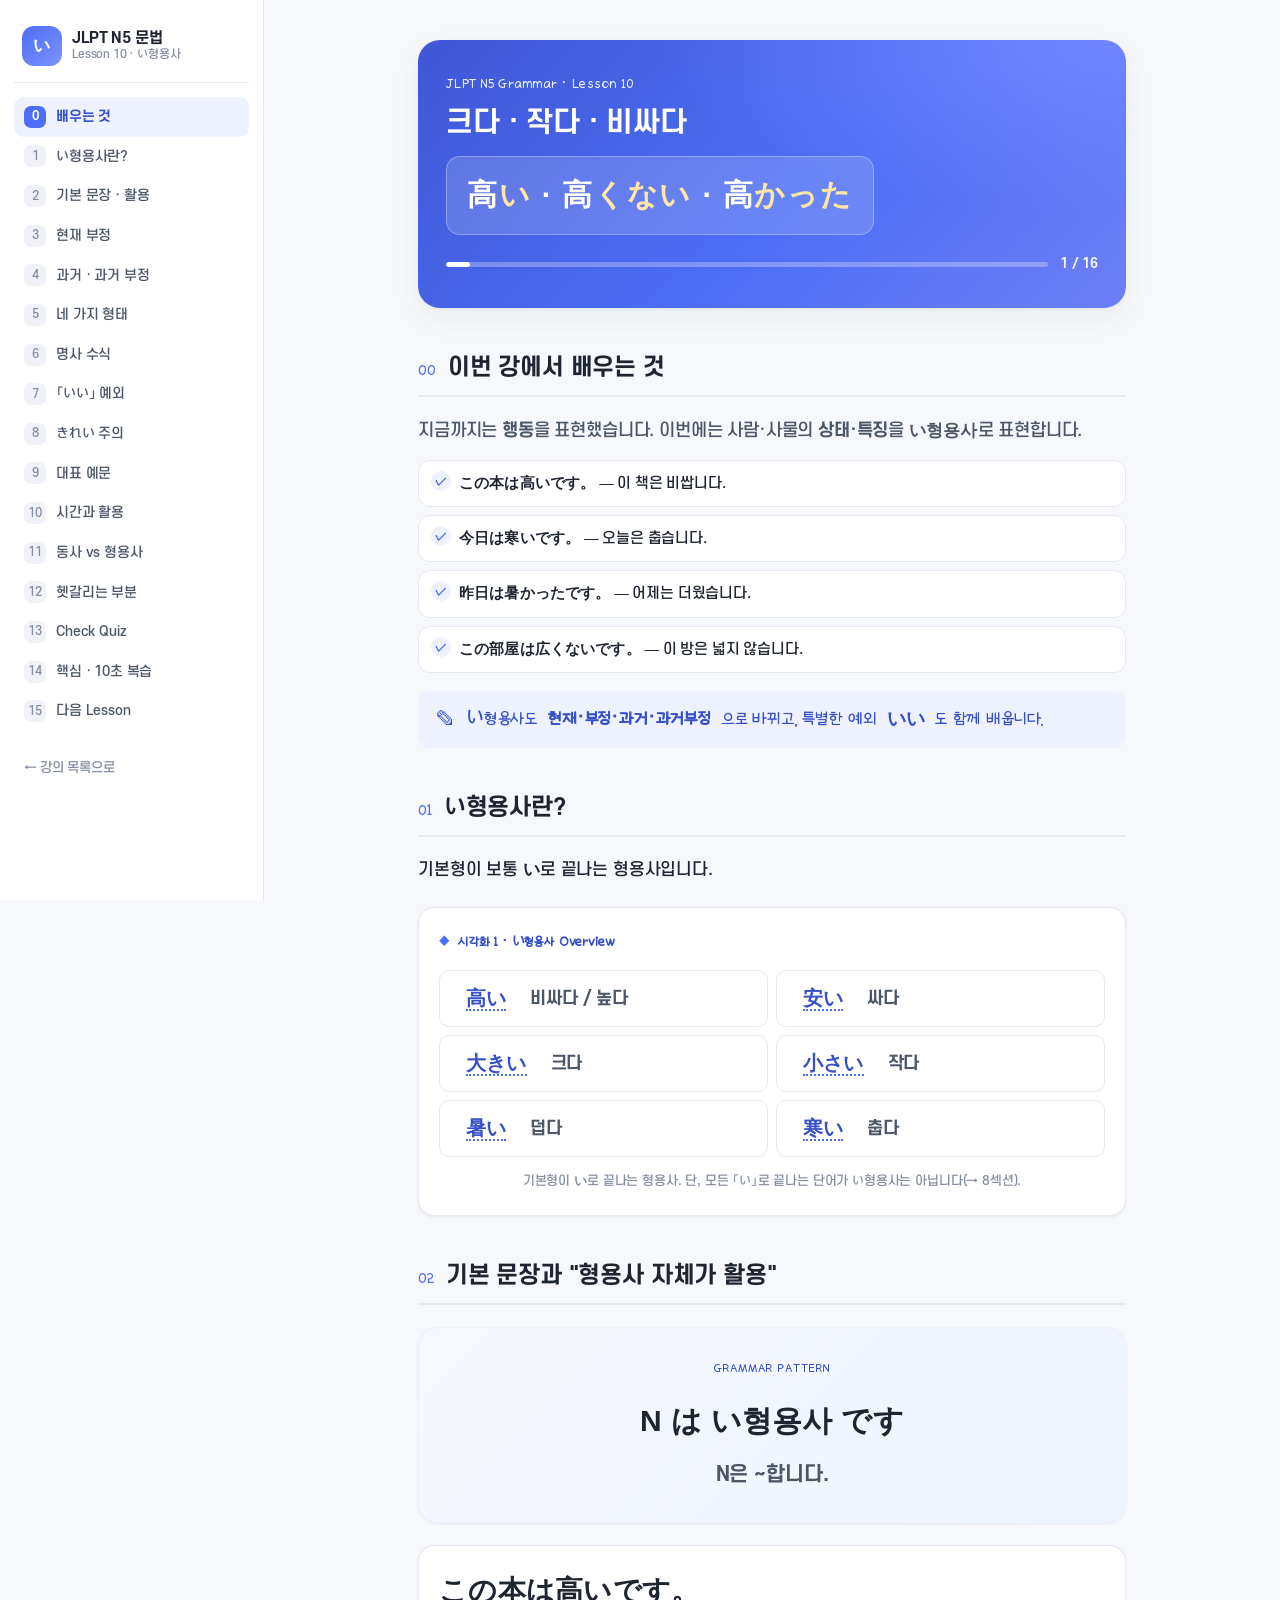
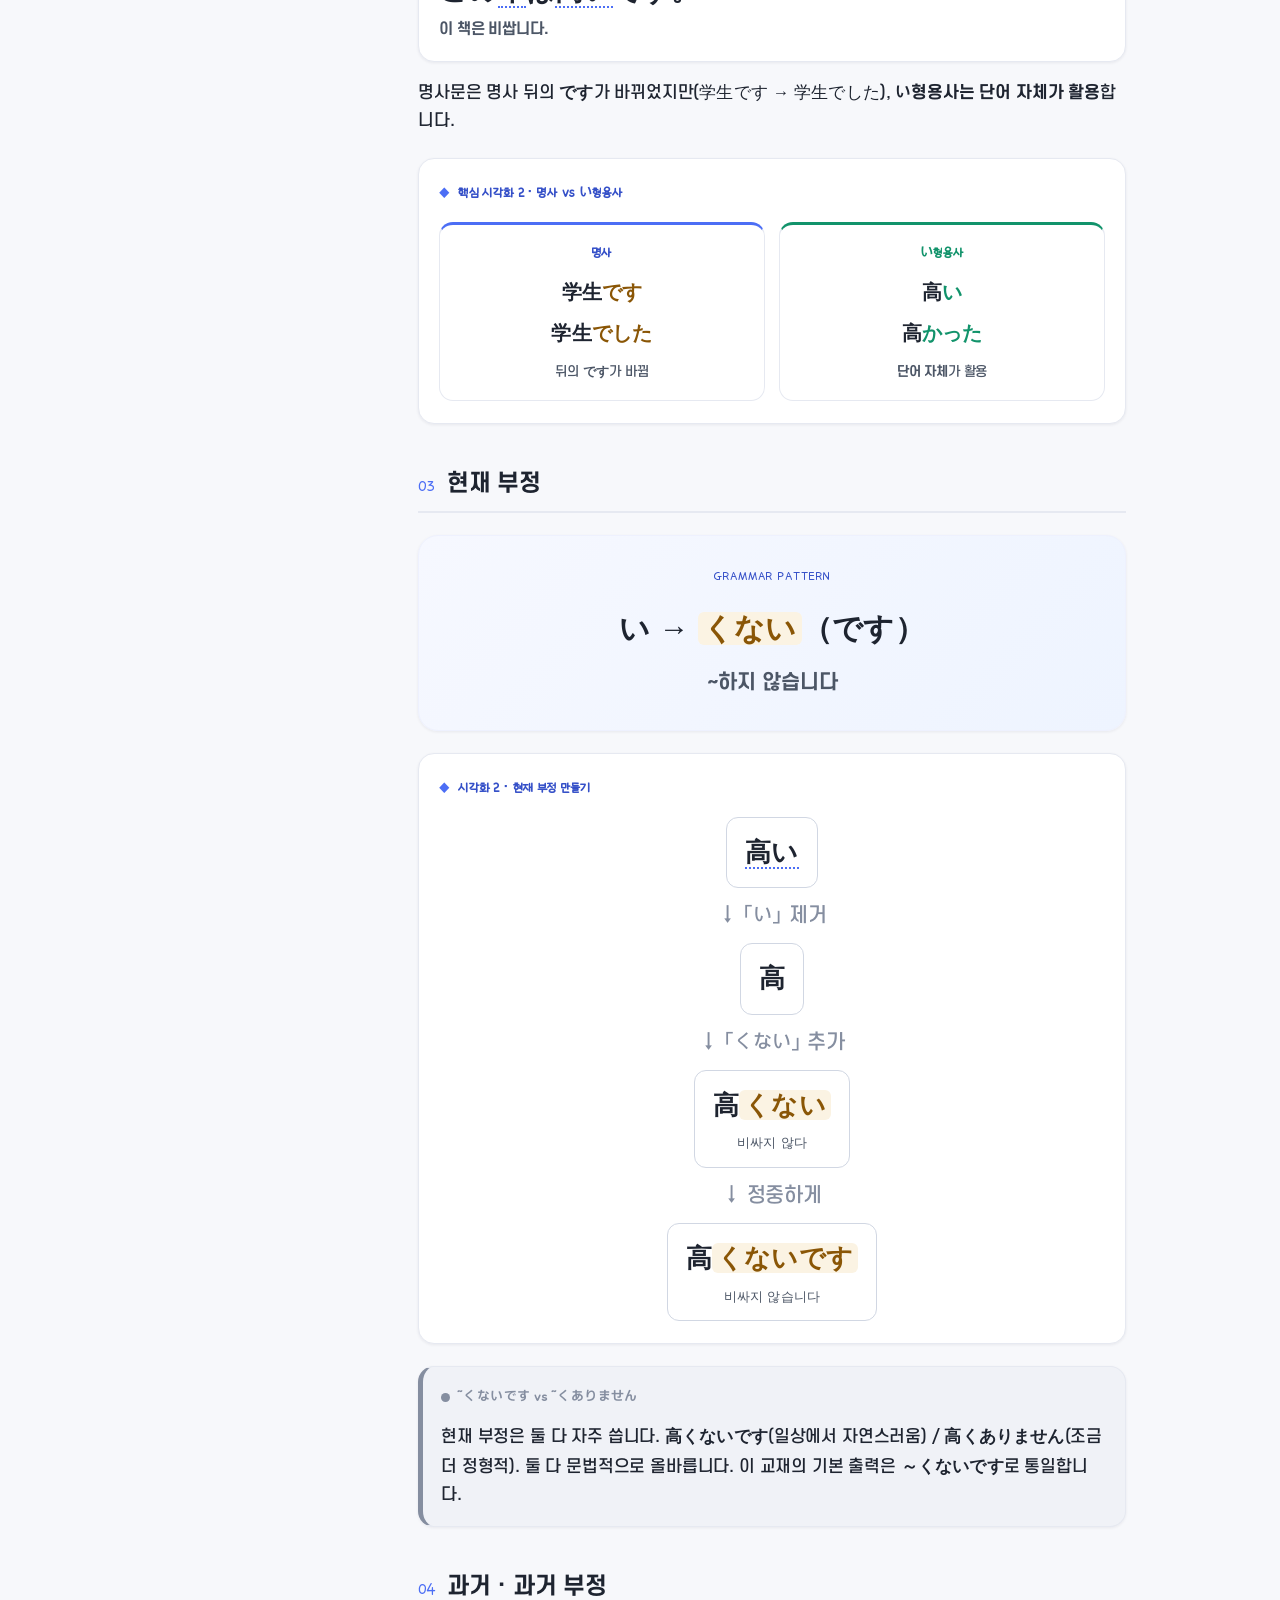
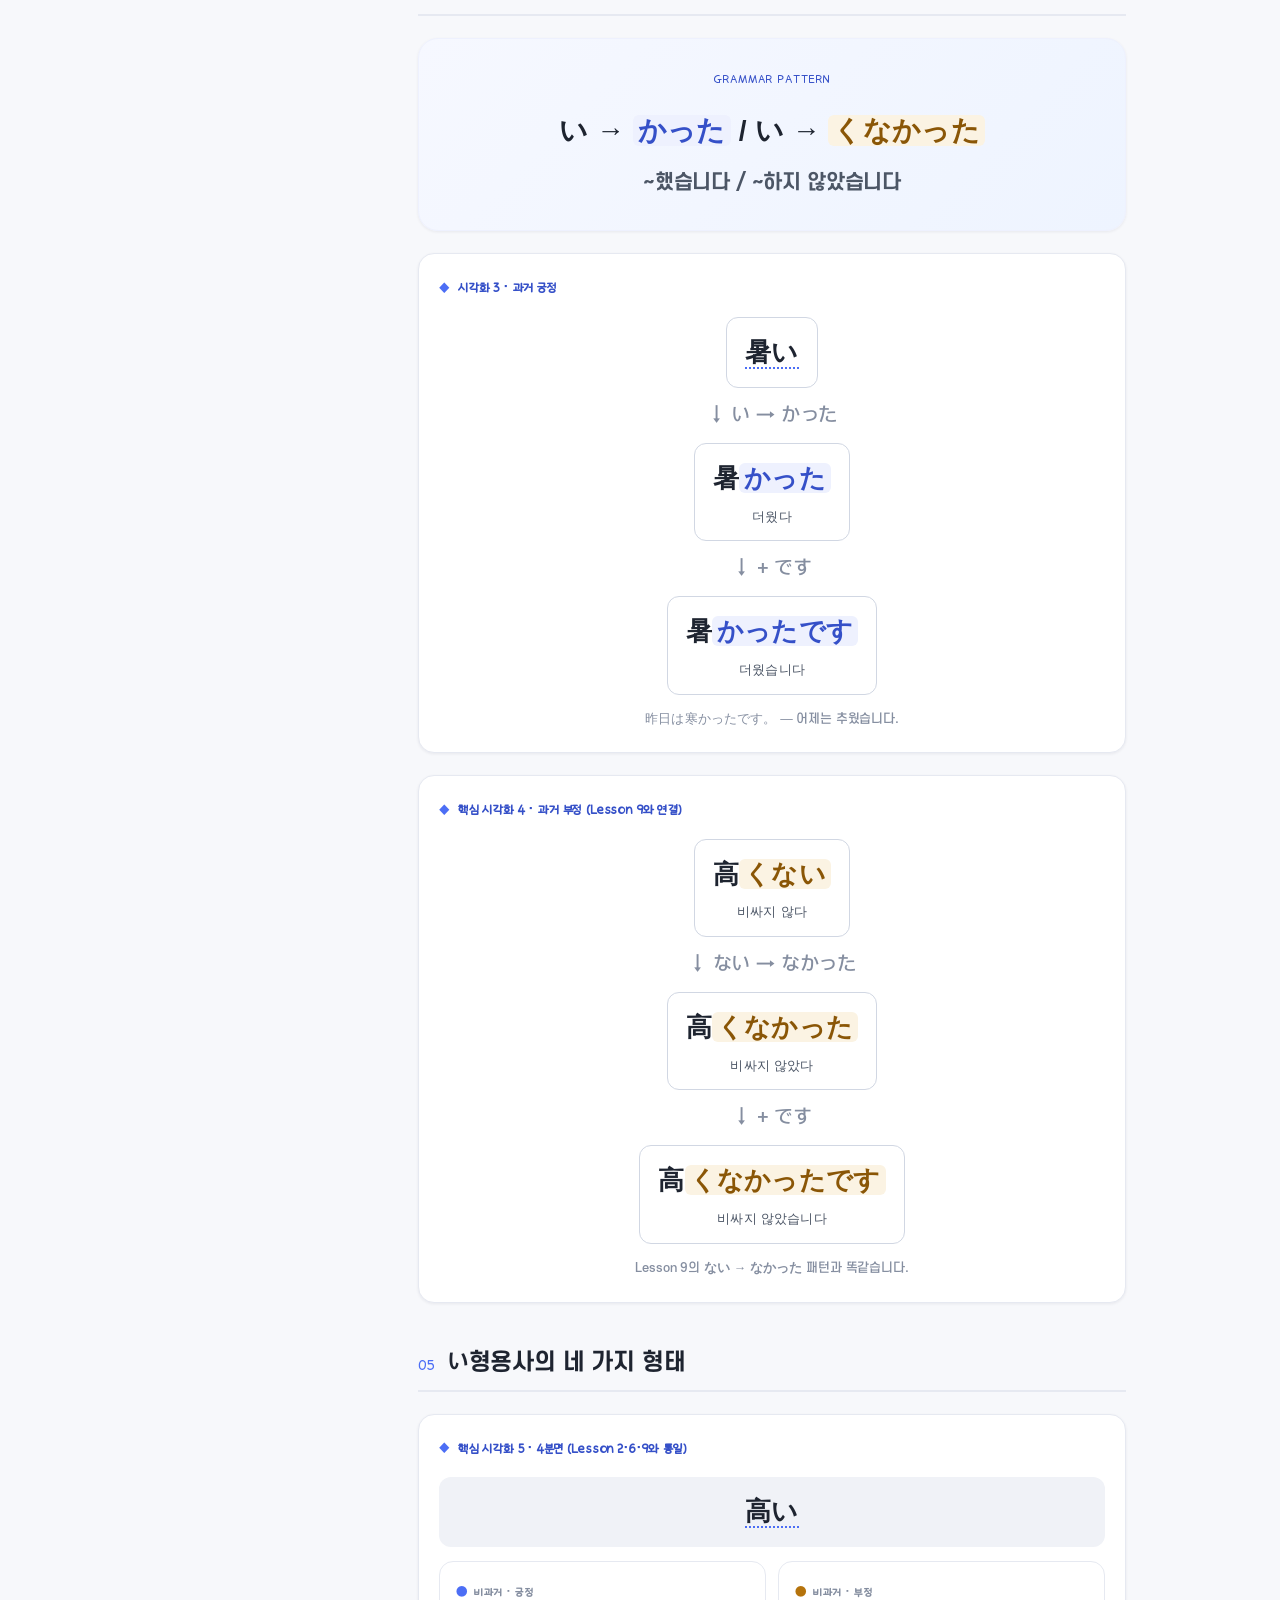
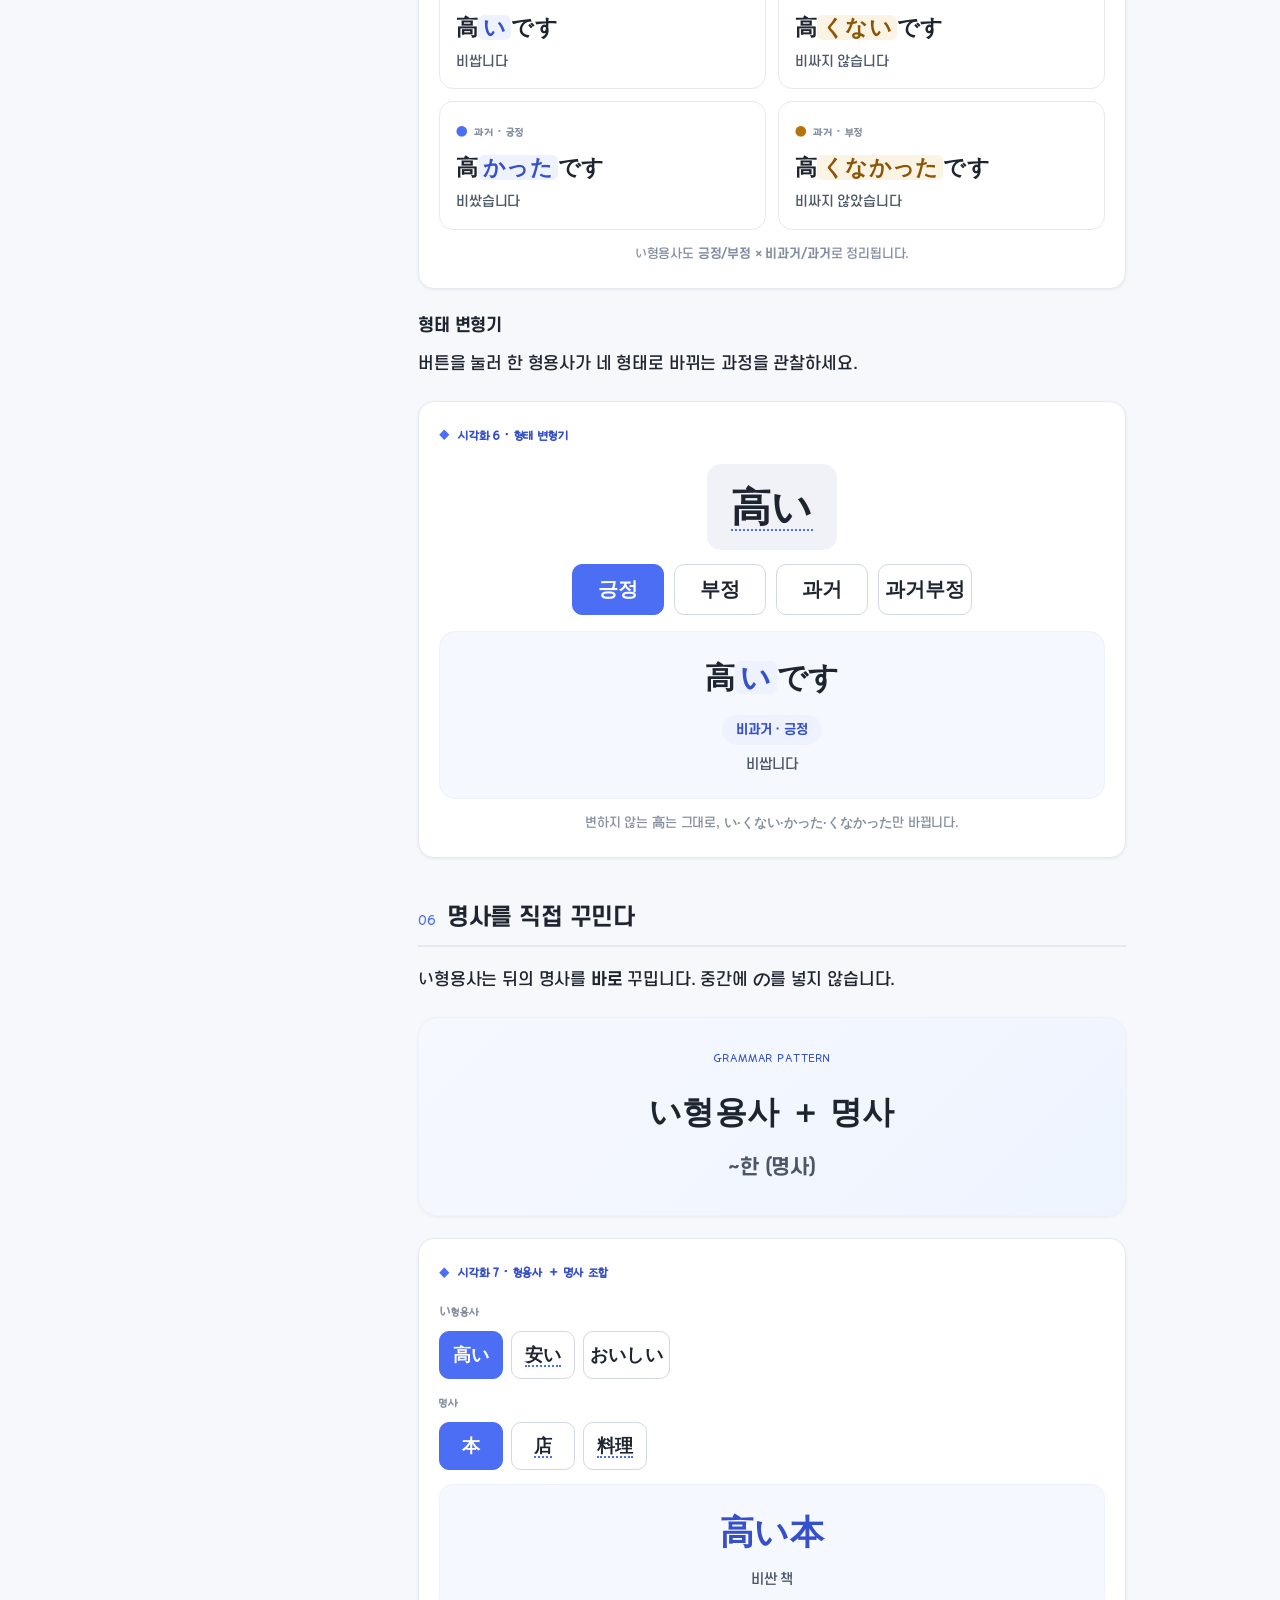
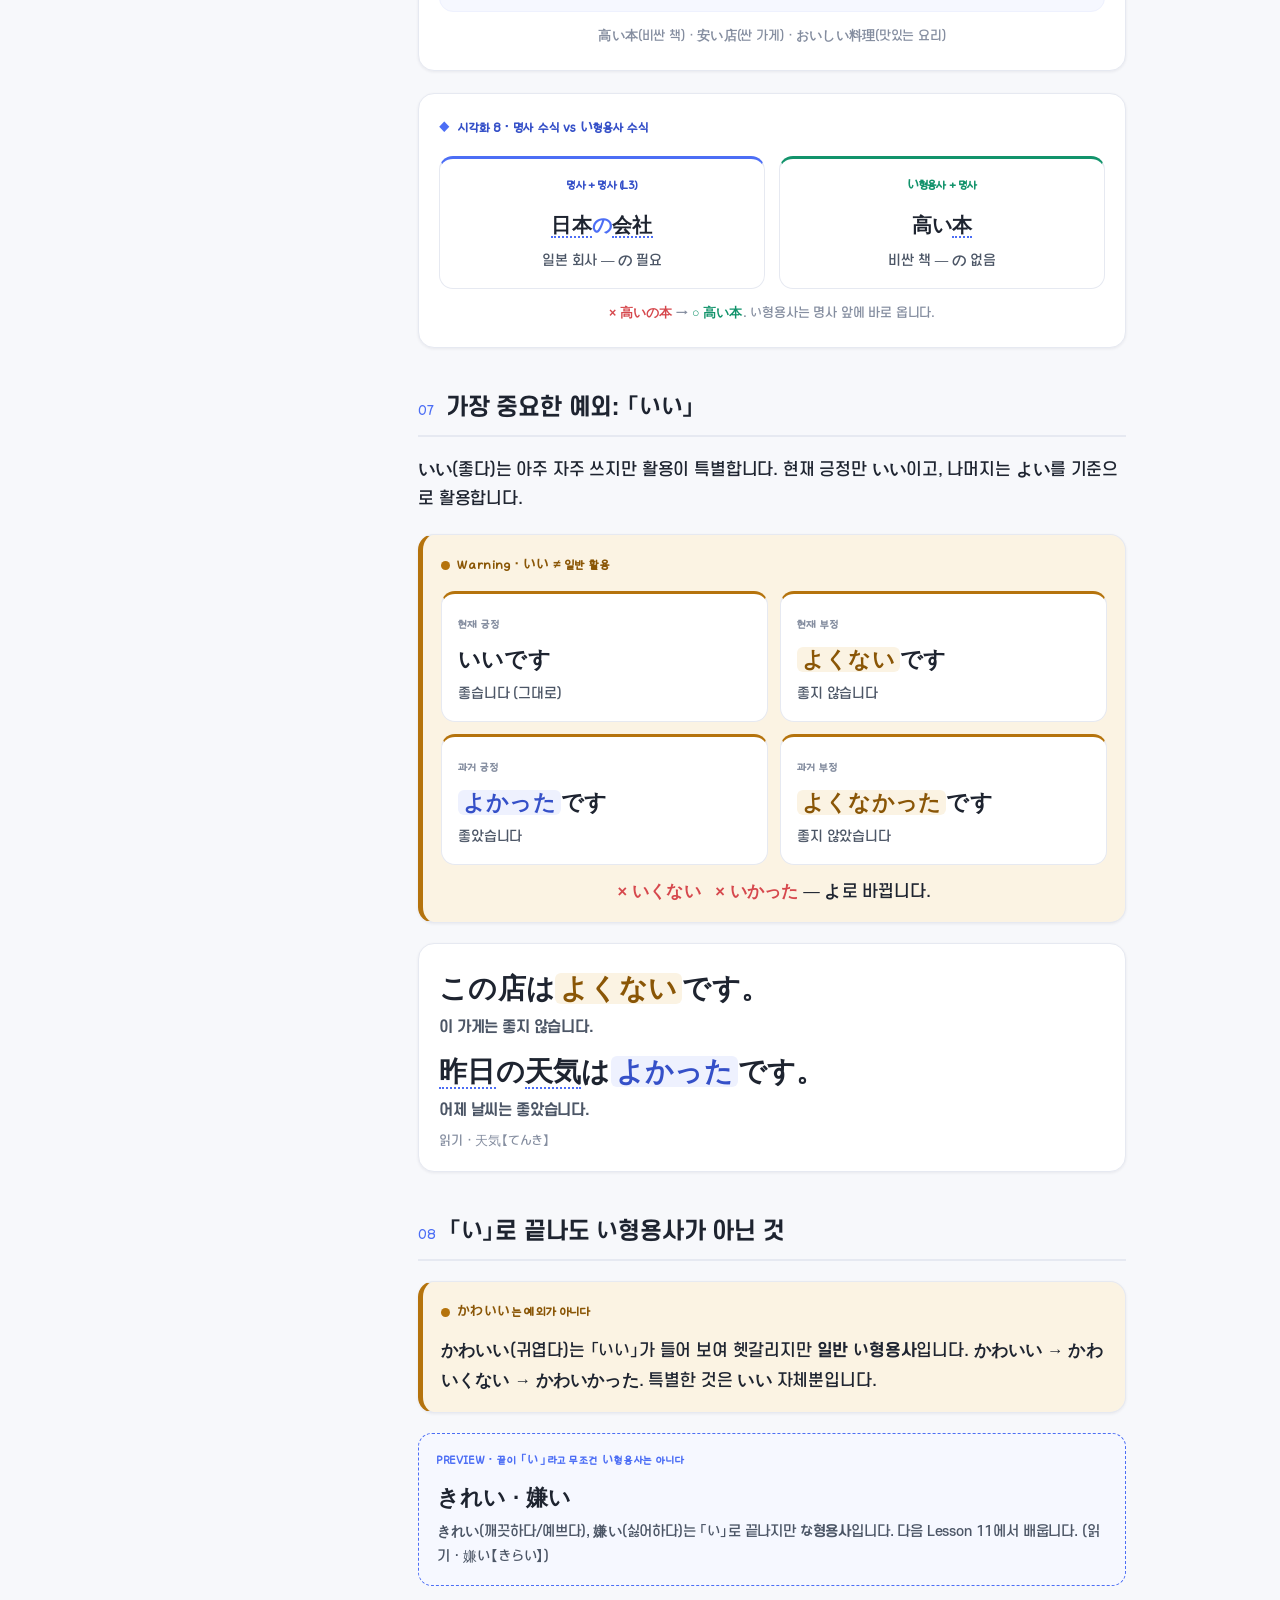
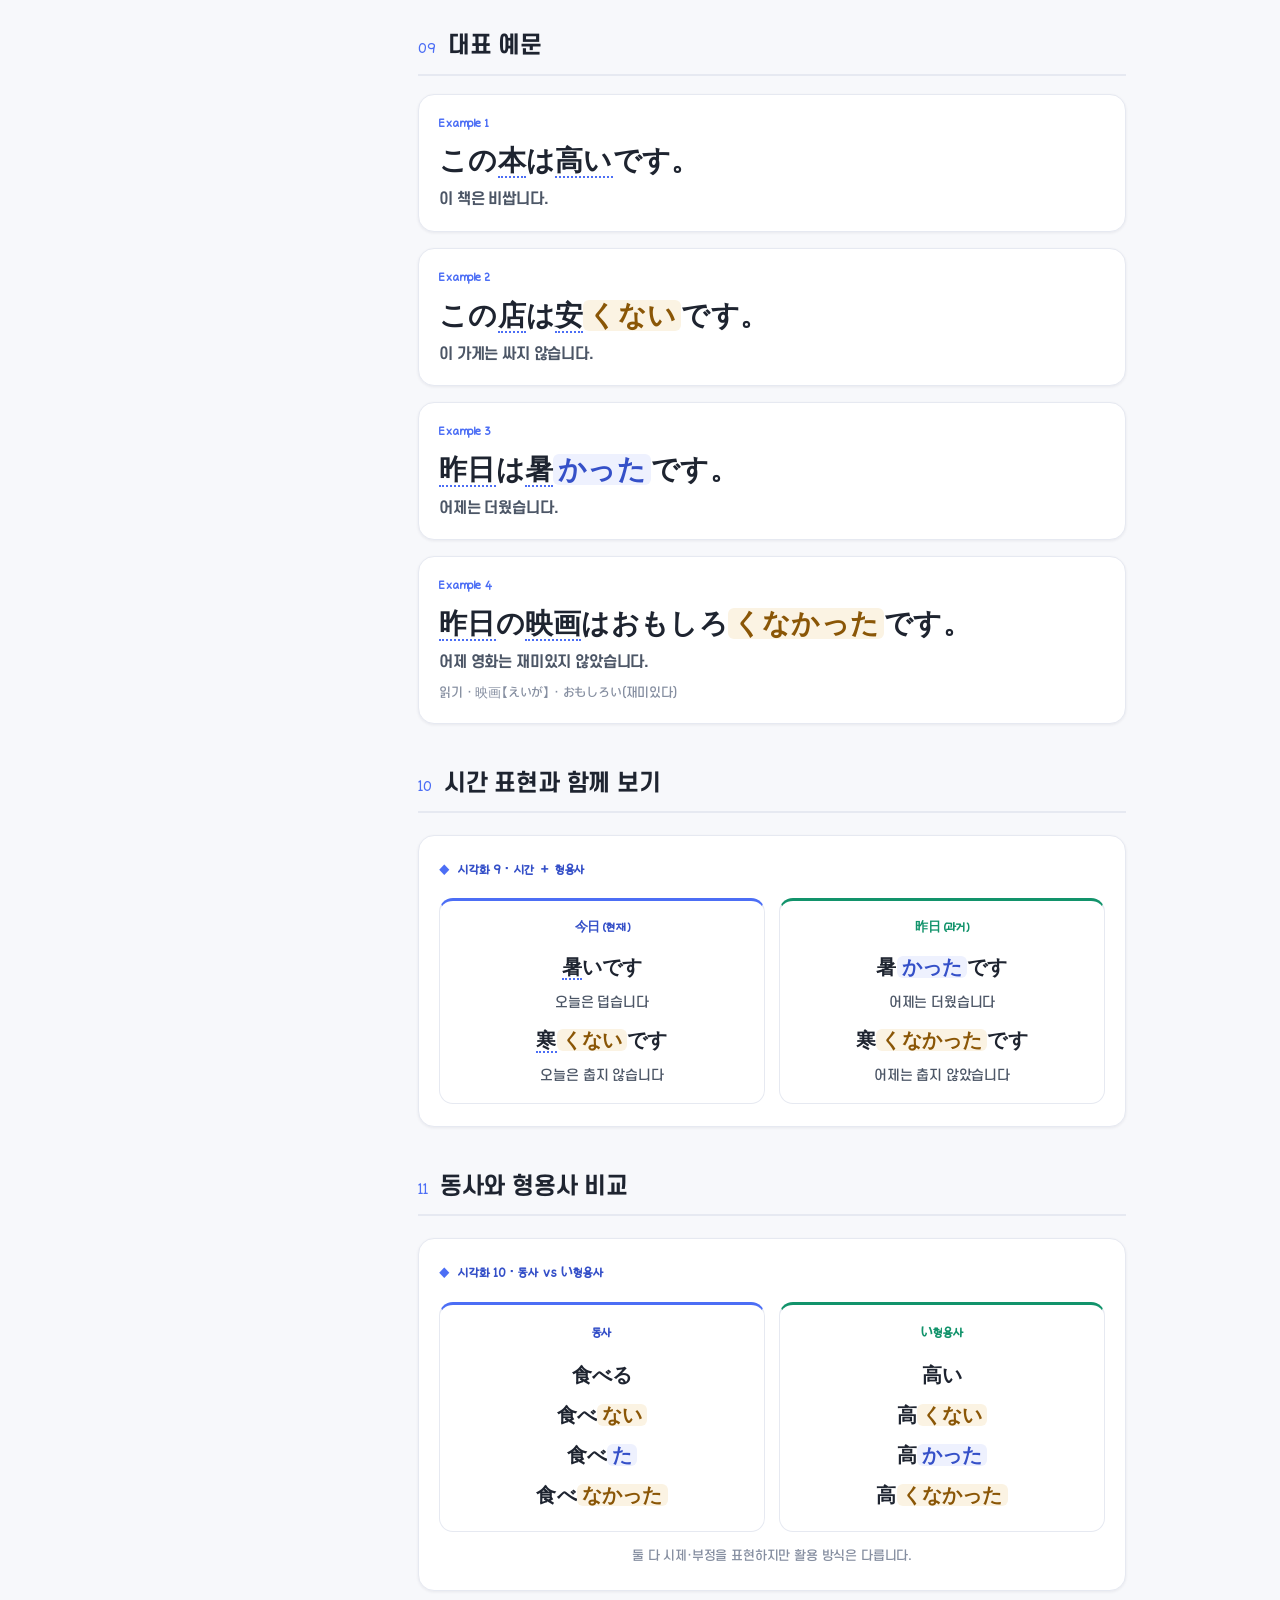
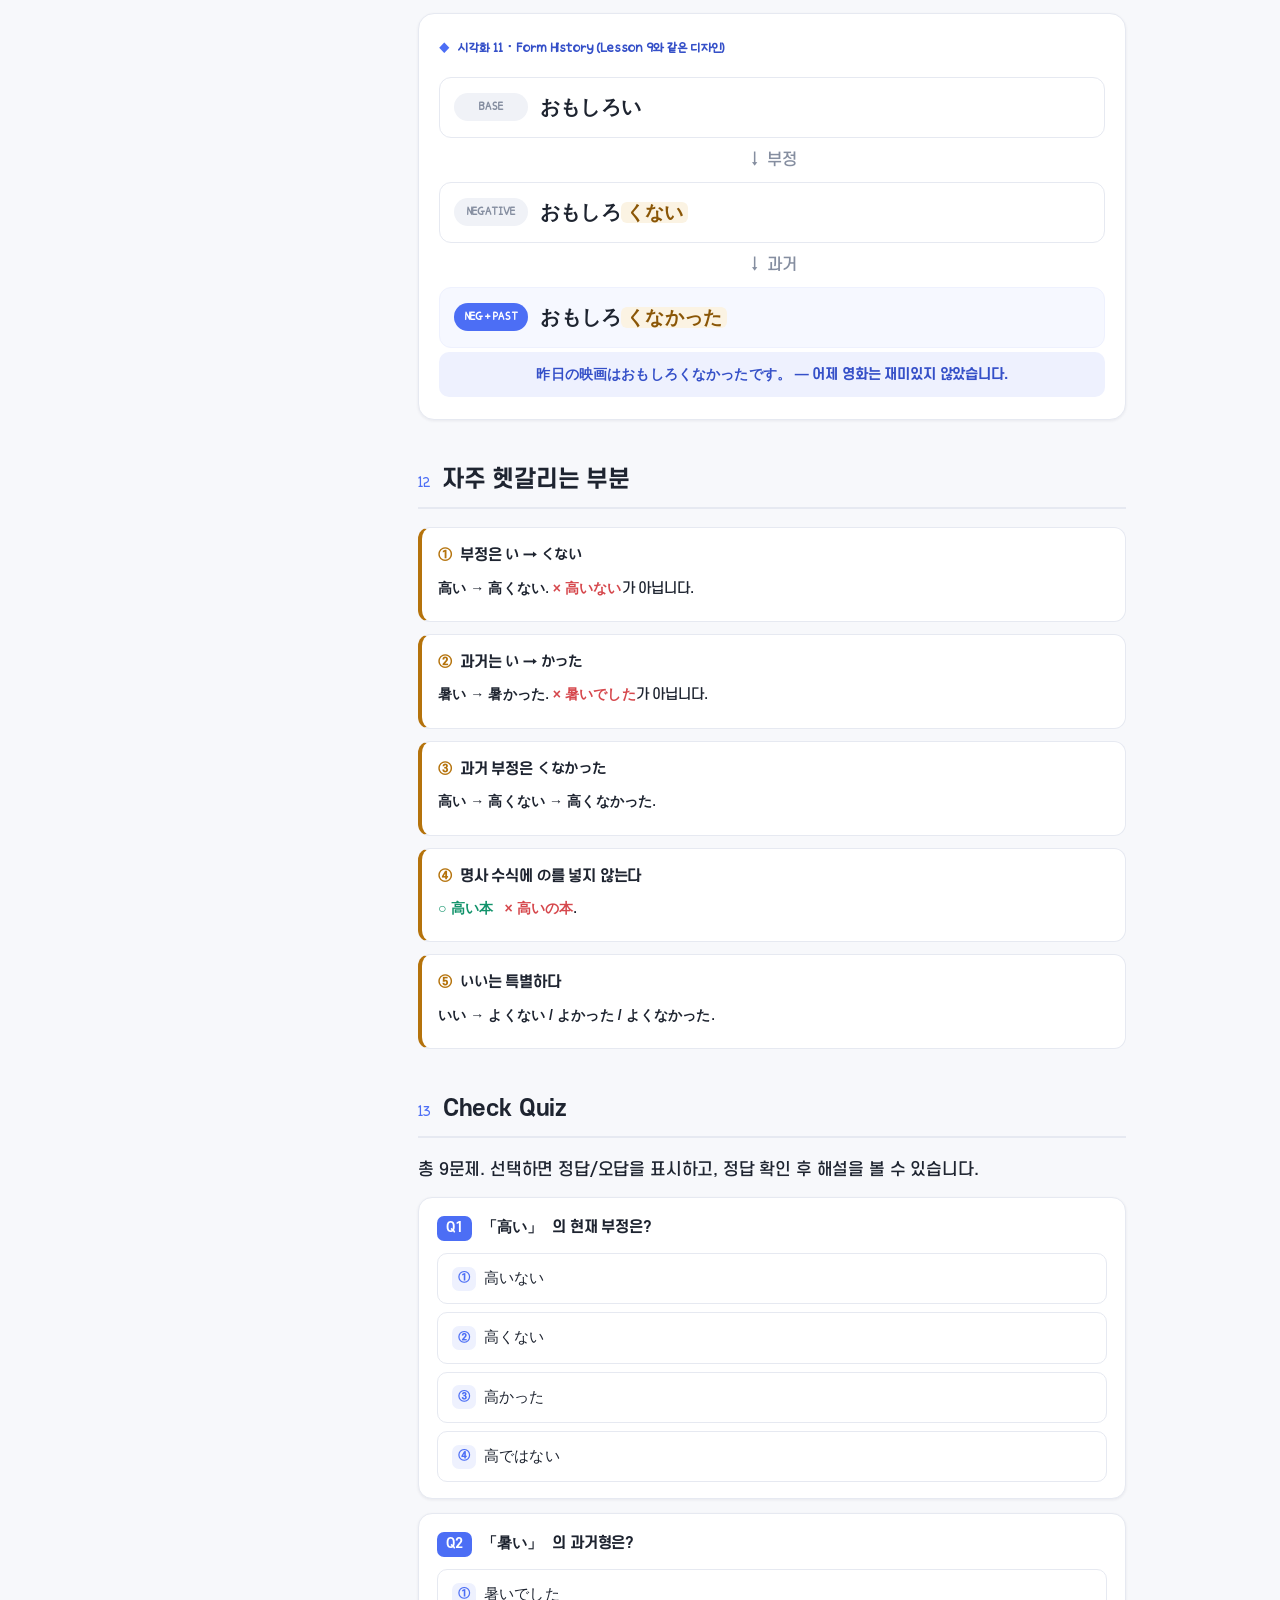
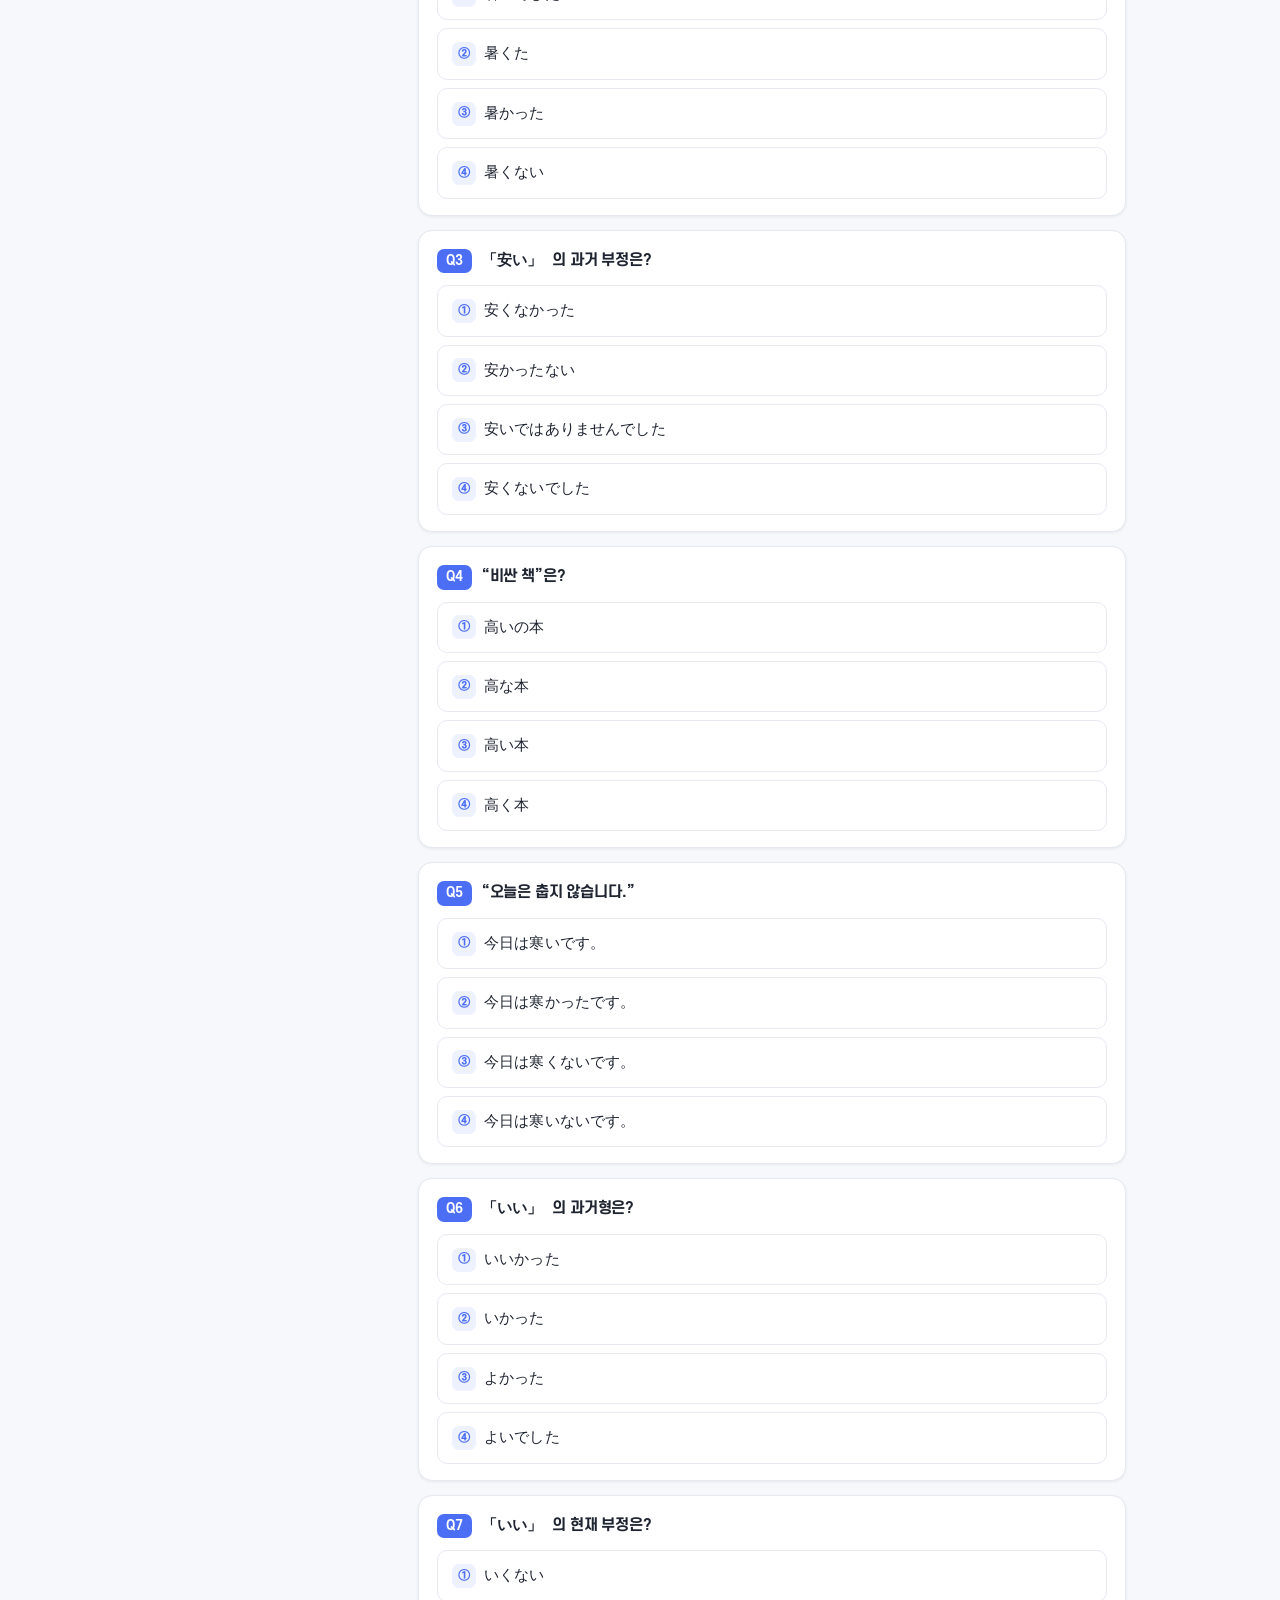
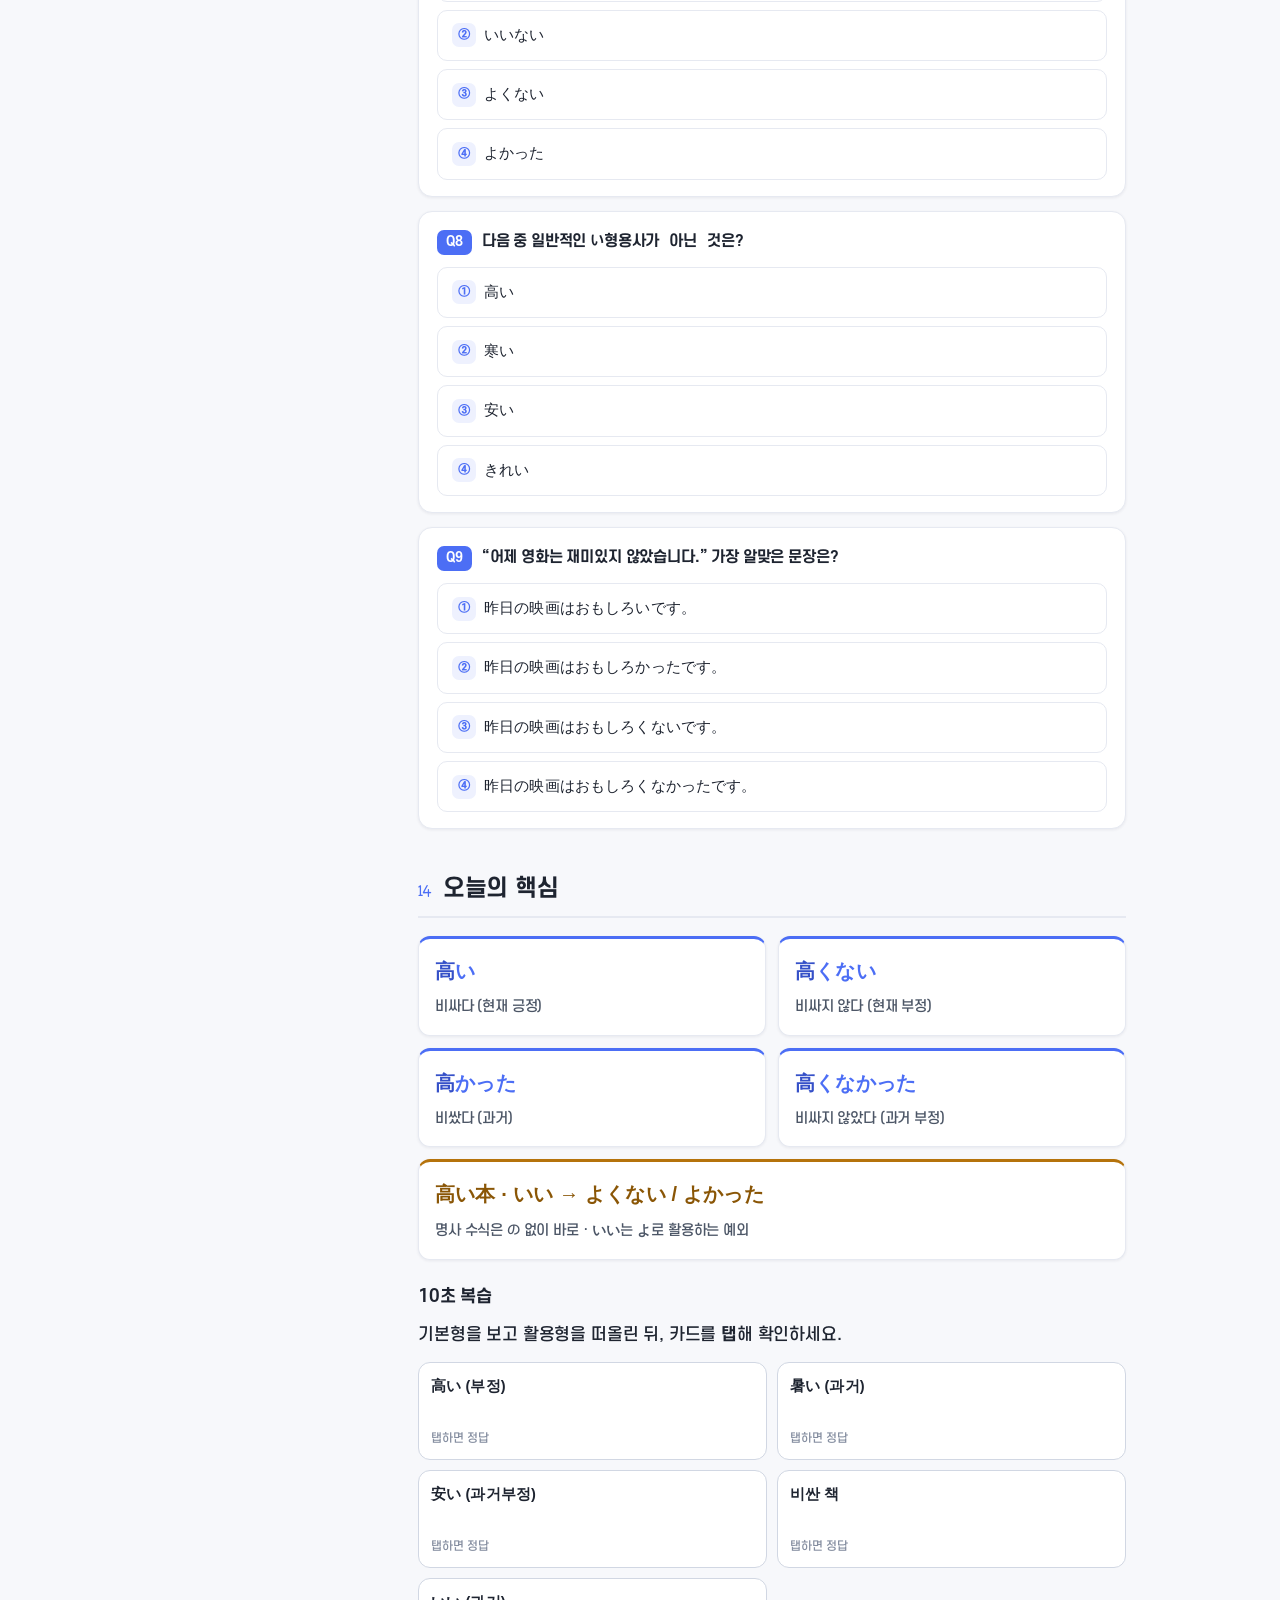
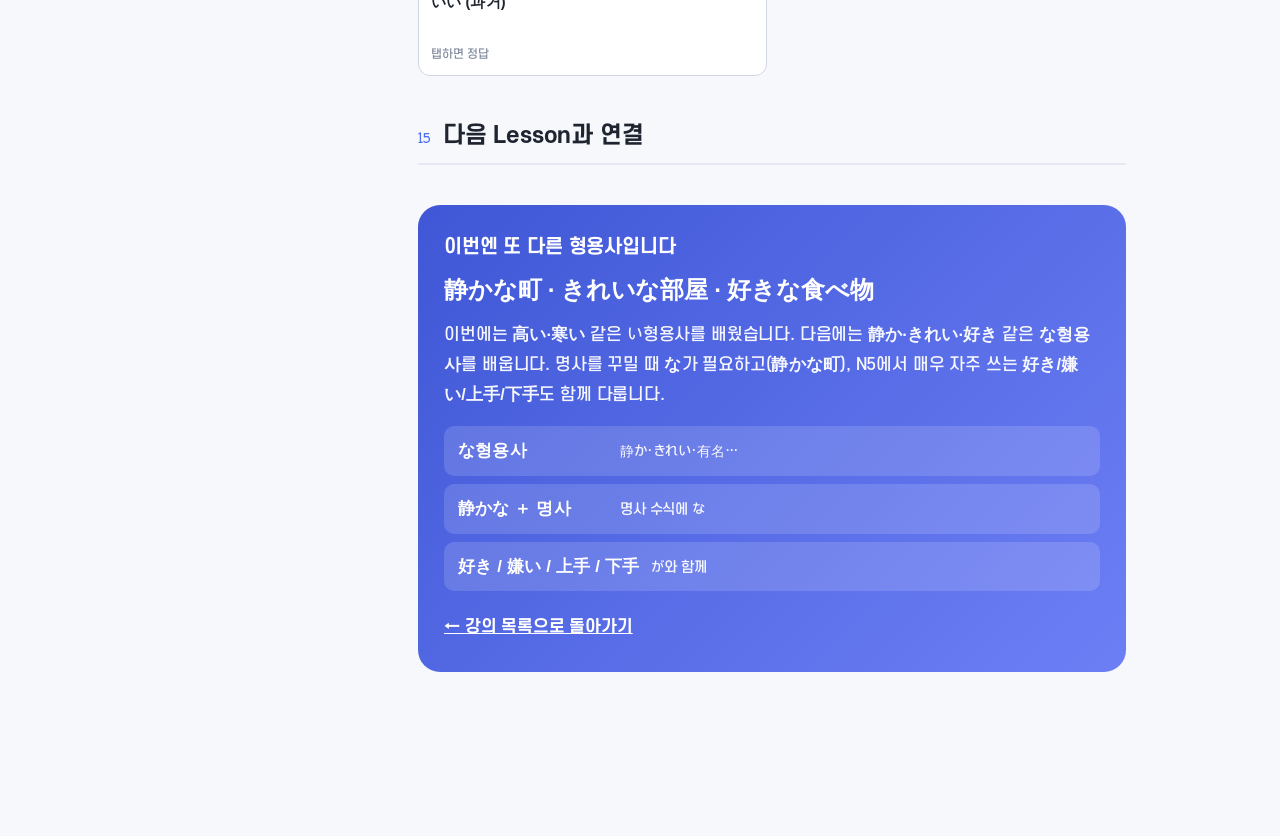
<file: lessons/n5/10.html>
<!DOCTYPE html>
<html lang="ko">
<head>
  <meta charset="UTF-8" />
  <meta name="viewport" content="width=device-width, initial-scale=1.0" />
  <title>Lesson 10 · 크다 · 작다 · 비싸다 「い형용사의 현재·부정·과거」 — JLPT N5 문법</title>
  <meta name="description" content="い형용사를 현재·부정·과거·과거부정으로 활용하고 명사를 수식하는 법, いい 예외까지 배우는 N5 문법 강의" />
  <link rel="stylesheet" href="../../assets/css/styles.css" />
</head>
<body>
  <!-- 모바일 상단바 -->
  <div class="topbar">
    <button class="hamburger" aria-label="목차 열기" aria-expanded="false"><span></span></button>
    <div class="topbar__title">Lesson 10 · い형용사</div>
    <span class="topbar__prog" data-prog-txt>1 / 16</span>
  </div>
  <div class="scrim" aria-hidden="true"></div>

  <div class="app">
    <!-- 사이드바 -->
    <aside class="sidebar" aria-label="강의 목차">
      <div class="sidebar__brand">
        <div class="sidebar__logo jp">い</div>
        <div class="sidebar__title">JLPT N5 문법
          <small>Lesson 10 · い형용사</small>
        </div>
      </div>
      <nav>
        <ul class="toc">
          <li><a href="#intro"><span class="num">0</span> 배우는 것</a></li>
          <li><a href="#what"><span class="num">1</span> い형용사란?</a></li>
          <li><a href="#basic"><span class="num">2</span> 기본 문장 · 활용</a></li>
          <li><a href="#neg"><span class="num">3</span> 현재 부정</a></li>
          <li><a href="#past"><span class="num">4</span> 과거 · 과거 부정</a></li>
          <li><a href="#grid"><span class="num">5</span> 네 가지 형태</a></li>
          <li><a href="#noun"><span class="num">6</span> 명사 수식</a></li>
          <li><a href="#ii"><span class="num">7</span> 「いい」 예외</a></li>
          <li><a href="#kirei"><span class="num">8</span> きれい 주의</a></li>
          <li><a href="#examples"><span class="num">9</span> 대표 예문</a></li>
          <li><a href="#time"><span class="num">10</span> 시간과 활용</a></li>
          <li><a href="#compare"><span class="num">11</span> 동사 vs 형용사</a></li>
          <li><a href="#mistakes"><span class="num">12</span> 헷갈리는 부분</a></li>
          <li><a href="#quiz"><span class="num">13</span> Check Quiz</a></li>
          <li><a href="#summary"><span class="num">14</span> 핵심 · 10초 복습</a></li>
          <li><a href="#next"><span class="num">15</span> 다음 Lesson</a></li>
        </ul>
      </nav>
      <a class="sidebar__back" href="../../index.html">← 강의 목록으로</a>
    </aside>

    <!-- 본문 -->
    <div class="content">
      <div class="wrap">

        <header class="lesson-hero">
          <div class="kicker">JLPT N5 Grammar · Lesson 10</div>
          <h1>크다 · 작다 · 비싸다</h1>
          <div class="lesson-hero__pattern jp">高<span class="pt">い</span> · 高<span class="pt">くない</span> · 高<span class="pt">かった</span></div>
          <div class="progress">
            <div class="progress__bar"><div class="progress__fill"></div></div>
            <span class="progress__txt" data-prog-txt>1 / 16</span>
          </div>
        </header>

        <!-- ============ 0 · 배우는 것 ============ -->
        <section id="intro" class="section">
          <h2><span class="sec-no">00</span> 이번 강에서 배우는 것</h2>
          <p class="lead">지금까지는 <b>행동</b>을 표현했습니다. 이번에는 사람·사물의 <b>상태·특징</b>을 <b class="jp">い형용사</b>로 표현합니다.</p>
          <ul class="goals">
            <li><span class="jp">この本は高いです。</span> — 이 책은 비쌉니다.</li>
            <li><span class="jp">今日は寒いです。</span> — 오늘은 춥습니다.</li>
            <li><span class="jp">昨日は暑かったです。</span> — 어제는 더웠습니다.</li>
            <li><span class="jp">この部屋は広くないです。</span> — 이 방은 넓지 않습니다.</li>
          </ul>
          <div class="oneline">い형용사도 <b>현재·부정·과거·과거부정</b>으로 바뀌고, 특별한 예외 <b class="jp">いい</b>도 함께 배웁니다.</div>
        </section>

        <!-- ============ 1 · い형용사란 ============ -->
        <section id="what" class="section">
          <h2><span class="sec-no">01</span> い형용사란?</h2>
          <p>기본형이 보통 <b class="jp">い</b>로 끝나는 형용사입니다.</p>

          <!-- 시각화 1 · い형용사 Overview -->
          <div class="figure">
            <div class="figure__title">시각화 1 · い형용사 Overview</div>
            <div class="endlist">
              <div class="endrow"><span class="endrow__k jp" style="min-width:auto;background:none;color:var(--brand-dark)"><span class="furi" data-yomi="たかい">高い</span></span><span class="endrow__ex" style="font-family:var(--font-body);color:var(--ink-soft)">비싸다 / 높다</span></div>
              <div class="endrow"><span class="endrow__k jp" style="min-width:auto;background:none;color:var(--brand-dark)"><span class="furi" data-yomi="やすい">安い</span></span><span class="endrow__ex" style="font-family:var(--font-body);color:var(--ink-soft)">싸다</span></div>
              <div class="endrow"><span class="endrow__k jp" style="min-width:auto;background:none;color:var(--brand-dark)"><span class="furi" data-yomi="おおきい">大きい</span></span><span class="endrow__ex" style="font-family:var(--font-body);color:var(--ink-soft)">크다</span></div>
              <div class="endrow"><span class="endrow__k jp" style="min-width:auto;background:none;color:var(--brand-dark)"><span class="furi" data-yomi="ちいさい">小さい</span></span><span class="endrow__ex" style="font-family:var(--font-body);color:var(--ink-soft)">작다</span></div>
              <div class="endrow"><span class="endrow__k jp" style="min-width:auto;background:none;color:var(--brand-dark)"><span class="furi" data-yomi="あつい">暑い</span></span><span class="endrow__ex" style="font-family:var(--font-body);color:var(--ink-soft)">덥다</span></div>
              <div class="endrow"><span class="endrow__k jp" style="min-width:auto;background:none;color:var(--brand-dark)"><span class="furi" data-yomi="さむい">寒い</span></span><span class="endrow__ex" style="font-family:var(--font-body);color:var(--ink-soft)">춥다</span></div>
            </div>
            <div class="figure__cap">기본형이 <b class="jp">い</b>로 끝나는 형용사. 단, 모든 「い」로 끝나는 단어가 い형용사는 아닙니다(→ 8섹션).</div>
          </div>
        </section>

        <!-- ============ 2 · 기본 문장 · 활용 ============ -->
        <section id="basic" class="section">
          <h2><span class="sec-no">02</span> 기본 문장과 "형용사 자체가 활용"</h2>
          <div class="gpat">
            <div class="gpat__label">Grammar Pattern</div>
            <div class="gpat__row"><span class="jp" style="font-size:clamp(20px,5.5vw,30px);font-weight:700;">N は い형용사 です</span></div>
            <div class="gpat__mean">N은 ~합니다.</div>
          </div>
          <div class="ex">
            <div class="ex__jp jp">この<span class="furi" data-yomi="ほん">本</span>は<span class="furi" data-yomi="たかい">高い</span>です。</div>
            <div class="ex__ko">이 책은 비쌉니다.</div>
          </div>

          <p>명사문은 명사 뒤의 <b class="jp">です</b>가 바뀌었지만(<span class="jp">学生です → 学生でした</span>),
            <b>い형용사는 단어 자체가 활용</b>합니다.</p>

          <!-- 핵심 시각화 2 · Noun vs I-Adjective -->
          <div class="figure">
            <div class="figure__title">핵심 시각화 2 · 명사 vs い형용사</div>
            <div class="vs2">
              <div class="vs2__col is-ha">
                <div class="vs2__head" style="font-family:var(--font-cute);font-size:14px;color:var(--brand-dark)">명사</div>
                <div class="vs2__jp jp">学生<span style="color:var(--warn-ink)">です</span></div>
                <div class="vs2__jp jp" style="margin-top:6px;">学生<span style="color:var(--warn-ink)">でした</span></div>
                <div class="vs2__desc">뒤의 <b class="jp">です</b>가 바뀜</div>
              </div>
              <div class="vs2__col is-mo">
                <div class="vs2__head" style="font-family:var(--font-cute);font-size:14px;color:var(--info)">い형용사</div>
                <div class="vs2__jp jp">高<span style="color:var(--info)">い</span></div>
                <div class="vs2__jp jp" style="margin-top:6px;">高<span style="color:var(--info)">かった</span></div>
                <div class="vs2__desc"><b>단어 자체</b>가 활용</div>
              </div>
            </div>
          </div>
        </section>

        <!-- ============ 3 · 현재 부정 ============ -->
        <section id="neg" class="section">
          <h2><span class="sec-no">03</span> 현재 부정</h2>
          <div class="gpat">
            <div class="gpat__label">Grammar Pattern</div>
            <div class="gpat__row"><span class="jp" style="font-size:clamp(20px,5.5vw,30px);font-weight:700;">い → <span class="chg chg--neg">くない</span>（です）</span></div>
            <div class="gpat__mean">~하지 않습니다</div>
          </div>

          <!-- 시각화 3 · Negative Transformation -->
          <div class="figure">
            <div class="figure__title">시각화 2 · 현재 부정 만들기</div>
            <div class="transform">
              <div class="transform__jp jp"><span class="furi" data-yomi="たかい">高い</span></div>
              <div class="transform__arrow">↓ 「い」 제거</div>
              <div class="transform__jp jp">高</div>
              <div class="transform__arrow">↓ 「くない」 추가</div>
              <div class="transform__jp jp">高<span class="chg chg--neg">くない</span><span class="ko">비싸지 않다</span></div>
              <div class="transform__arrow">↓ 정중하게</div>
              <div class="transform__jp jp">高<span class="chg chg--neg">くないです</span><span class="ko">비싸지 않습니다</span></div>
            </div>
          </div>

          <div class="card card--tip">
            <div class="card__label"><span class="dot"></span>～くないです vs ～くありません</div>
            <p>현재 부정은 둘 다 자주 씁니다. <b class="jp">高くないです</b>(일상에서 자연스러움) / <b class="jp">高くありません</b>(조금 더 정형적).
              둘 다 문법적으로 올바릅니다. 이 교재의 기본 출력은 <b class="jp">～くないです</b>로 통일합니다.</p>
          </div>
        </section>

        <!-- ============ 4 · 과거 · 과거 부정 ============ -->
        <section id="past" class="section">
          <h2><span class="sec-no">04</span> 과거 · 과거 부정</h2>
          <div class="gpat">
            <div class="gpat__label">Grammar Pattern</div>
            <div class="gpat__row"><span class="jp" style="font-size:clamp(18px,5vw,28px);font-weight:700;">い → <span class="chg">かった</span> / い → <span class="chg chg--neg">くなかった</span></span></div>
            <div class="gpat__mean">~했습니다 / ~하지 않았습니다</div>
          </div>

          <!-- 시각화 4 · Past Transformation -->
          <div class="figure">
            <div class="figure__title">시각화 3 · 과거 긍정</div>
            <div class="transform">
              <div class="transform__jp jp"><span class="furi" data-yomi="あつい">暑い</span></div>
              <div class="transform__arrow">↓ い → かった</div>
              <div class="transform__jp jp">暑<span class="chg">かった</span><span class="ko">더웠다</span></div>
              <div class="transform__arrow">↓ + です</div>
              <div class="transform__jp jp">暑<span class="chg">かったです</span><span class="ko">더웠습니다</span></div>
            </div>
            <div class="figure__cap"><span class="jp">昨日は寒かったです。</span> — 어제는 추웠습니다.</div>
          </div>

          <!-- 핵심 시각화 5 · Negative → Past Negative -->
          <div class="figure">
            <div class="figure__title">핵심 시각화 4 · 과거 부정 (Lesson 9와 연결)</div>
            <div class="transform">
              <div class="transform__jp jp">高<span class="chg chg--neg">くない</span><span class="ko">비싸지 않다</span></div>
              <div class="transform__arrow">↓ ない → なかった</div>
              <div class="transform__jp jp">高<span class="chg chg--neg">くなかった</span><span class="ko">비싸지 않았다</span></div>
              <div class="transform__arrow">↓ + です</div>
              <div class="transform__jp jp">高<span class="chg chg--neg">くなかったです</span><span class="ko">비싸지 않았습니다</span></div>
            </div>
            <div class="figure__cap">Lesson 9의 <b class="jp">ない → なかった</b> 패턴과 똑같습니다.</div>
          </div>
        </section>

        <!-- ============ 5 · 네 가지 형태 ============ -->
        <section id="grid" class="section">
          <h2><span class="sec-no">05</span> い형용사의 네 가지 형태</h2>

          <!-- 핵심 시각화 6 · 4-Way Adjective Grid (Priority 1) -->
          <div class="figure">
            <div class="figure__title">핵심 시각화 5 · 4분면 (Lesson 2·6·9와 통일)</div>
            <div class="fourway">
              <div class="fourway__center jp"><span class="furi" data-yomi="たかい">高い</span></div>
              <div class="fw">
                <div class="fw__label"><span class="b">●</span> 비과거 · 긍정</div>
                <div class="fw__jp jp">高<span class="chg">い</span>です</div>
                <div class="fw__ko">비쌉니다</div>
              </div>
              <div class="fw">
                <div class="fw__label"><span class="r">●</span> 비과거 · 부정</div>
                <div class="fw__jp jp">高<span class="chg chg--neg">くない</span>です</div>
                <div class="fw__ko">비싸지 않습니다</div>
              </div>
              <div class="fw">
                <div class="fw__label"><span class="b">●</span> 과거 · 긍정</div>
                <div class="fw__jp jp">高<span class="chg">かった</span>です</div>
                <div class="fw__ko">비쌌습니다</div>
              </div>
              <div class="fw">
                <div class="fw__label"><span class="r">●</span> 과거 · 부정</div>
                <div class="fw__jp jp">高<span class="chg chg--neg">くなかった</span>です</div>
                <div class="fw__ko">비싸지 않았습니다</div>
              </div>
            </div>
            <div class="figure__cap">い형용사도 <b>긍정/부정 × 비과거/과거</b>로 정리됩니다.</div>
          </div>

          <h3>형태 변형기</h3>
          <p>버튼을 눌러 한 형용사가 네 형태로 바뀌는 과정을 관찰하세요.</p>
          <!-- 시각화 · Morphology Transformer (Priority 2, samenoun 재사용) -->
          <div class="figure">
            <div class="figure__title">시각화 6 · 형태 변형기</div>
            <div class="samenoun" data-samenoun>
              <div class="samenoun__fixed jp"><span class="furi" data-yomi="たかい">高い</span></div>
              <div class="samenoun__btns">
                <button class="toggle" data-jp="高<span class='chg'>い</span>です" data-role="비과거 · 긍정" data-ko="비쌉니다">긍정</button>
                <button class="toggle" data-jp="高<span class='chg chg--neg'>くない</span>です" data-role="비과거 · 부정" data-ko="비싸지 않습니다">부정</button>
                <button class="toggle" data-jp="高<span class='chg'>かった</span>です" data-role="과거 · 긍정" data-ko="비쌌습니다">과거</button>
                <button class="toggle" data-jp="高<span class='chg chg--neg'>くなかった</span>です" data-role="과거 · 부정" data-ko="비싸지 않았습니다">과거부정</button>
              </div>
              <div class="samenoun__out">
                <div class="samenoun__jp jp" data-sn-jp></div>
                <div class="samenoun__role" data-sn-role></div>
                <div class="samenoun__ko" data-sn-ko></div>
              </div>
            </div>
            <div class="figure__cap">변하지 않는 <b class="jp">高</b>는 그대로, <b class="jp">い·くない·かった·くなかった</b>만 바뀝니다.</div>
          </div>
        </section>

        <!-- ============ 6 · 명사 수식 ============ -->
        <section id="noun" class="section">
          <h2><span class="sec-no">06</span> 명사를 직접 꾸민다</h2>
          <p>い형용사는 뒤의 명사를 <b>바로</b> 꾸밉니다. 중간에 <b class="jp">の</b>를 넣지 않습니다.</p>
          <div class="gpat">
            <div class="gpat__label">Grammar Pattern</div>
            <div class="gpat__row"><span class="jp" style="font-size:clamp(22px,6vw,32px);font-weight:700;">い형용사 ＋ 명사</span></div>
            <div class="gpat__mean">~한 (명사)</div>
          </div>

          <!-- 시각화 · Adjective + Noun Builder (Priority 4) -->
          <div class="figure">
            <div class="figure__title">시각화 7 · 형용사 ＋ 명사 조합</div>
            <div class="pairbuilder" data-pairbuilder>
              <div class="pbrow" data-pb-group>
                <span class="pbrow__label">い형용사</span>
                <div class="pbrow__btns">
                  <button class="toggle jp" data-val="高い" data-ko="비싼"><span class="furi" data-yomi="たかい">高い</span></button>
                  <button class="toggle jp" data-val="安い" data-ko="싼"><span class="furi" data-yomi="やすい">安い</span></button>
                  <button class="toggle jp" data-val="おいしい" data-ko="맛있는">おいしい</button>
                </div>
              </div>
              <div class="pbrow" data-pb-group>
                <span class="pbrow__label">명사</span>
                <div class="pbrow__btns">
                  <button class="toggle jp" data-val="本" data-ko="책"><span class="furi" data-yomi="ほん">本</span></button>
                  <button class="toggle jp" data-val="店" data-ko="가게"><span class="furi" data-yomi="みせ">店</span></button>
                  <button class="toggle jp" data-val="料理" data-ko="요리"><span class="furi" data-yomi="りょうり">料理</span></button>
                </div>
              </div>
              <div class="pairbuilder__out">
                <span class="pairbuilder__jp jp" data-pb-jp></span>
                <span class="pairbuilder__ko" data-pb-ko></span>
              </div>
            </div>
            <div class="figure__cap"><b class="jp">高い本</b>(비싼 책) · <b class="jp">安い店</b>(싼 가게) · <b class="jp">おいしい料理</b>(맛있는 요리)</div>
          </div>

          <!-- 시각화 · 명사 vs い형용사 수식 (Priority 5) -->
          <div class="figure">
            <div class="figure__title">시각화 8 · 명사 수식 vs い형용사 수식</div>
            <div class="vs2">
              <div class="vs2__col is-ha">
                <div class="vs2__head" style="font-family:var(--font-cute);font-size:13px;color:var(--brand-dark)">명사 + 명사 (L3)</div>
                <div class="vs2__jp jp"><span class="furi" data-yomi="にほん">日本</span><span class="no">の</span><span class="furi" data-yomi="かいしゃ">会社</span></div>
                <div class="vs2__ko">일본 회사 — <b class="jp">の</b> 필요</div>
              </div>
              <div class="vs2__col is-mo">
                <div class="vs2__head" style="font-family:var(--font-cute);font-size:13px;color:var(--info)">い형용사 + 명사</div>
                <div class="vs2__jp jp">高い<span class="furi" data-yomi="ほん">本</span></div>
                <div class="vs2__ko">비싼 책 — <b class="jp">の</b> 없음</div>
              </div>
            </div>
            <div class="figure__cap"><span class="wrongmark jp">× 高いの本</span> → <span class="okmark jp">○ 高い本</span>. い형용사는 명사 앞에 바로 옵니다.</div>
          </div>
        </section>

        <!-- ============ 7 · いい 예외 ============ -->
        <section id="ii" class="section">
          <h2><span class="sec-no">07</span> 가장 중요한 예외: 「いい」</h2>
          <p><b class="jp">いい</b>(좋다)는 아주 자주 쓰지만 활용이 특별합니다. 현재 긍정만 <b class="jp">いい</b>이고,
            나머지는 <b class="jp">よい</b>를 기준으로 활용합니다.</p>

          <!-- 핵심 시각화 8 · いい Exception (Priority 3) -->
          <div class="card card--warn">
            <div class="card__label"><span class="dot"></span>Warning · いい ≠ 일반 활용</div>
            <div class="fourway" style="margin-top:6px;">
              <div class="fw" style="border-top:3px solid var(--warn)">
                <div class="fw__label">현재 긍정</div>
                <div class="fw__jp jp">いいです</div>
                <div class="fw__ko">좋습니다 (그대로)</div>
              </div>
              <div class="fw" style="border-top:3px solid var(--warn)">
                <div class="fw__label">현재 부정</div>
                <div class="fw__jp jp"><span class="chg chg--neg">よくない</span>です</div>
                <div class="fw__ko">좋지 않습니다</div>
              </div>
              <div class="fw" style="border-top:3px solid var(--warn)">
                <div class="fw__label">과거 긍정</div>
                <div class="fw__jp jp"><span class="chg">よかった</span>です</div>
                <div class="fw__ko">좋았습니다</div>
              </div>
              <div class="fw" style="border-top:3px solid var(--warn)">
                <div class="fw__label">과거 부정</div>
                <div class="fw__jp jp"><span class="chg chg--neg">よくなかった</span>です</div>
                <div class="fw__ko">좋지 않았습니다</div>
              </div>
            </div>
            <p style="text-align:center;margin-top:12px;"><span class="wrongmark jp">× いくない</span> &nbsp; <span class="wrongmark jp">× いかった</span> — <b class="jp">よ</b>로 바뀝니다.</p>
          </div>

          <div class="ex">
            <div class="ex__jp jp">この店は<span class="chg chg--neg">よくない</span>です。</div>
            <div class="ex__ko">이 가게는 좋지 않습니다.</div>
            <div class="ex__jp jp" style="margin-top:10px;"><span class="furi" data-yomi="きのう">昨日</span>の<span class="furi" data-yomi="てんき">天気</span>は<span class="chg">よかった</span>です。</div>
            <div class="ex__ko">어제 날씨는 좋았습니다.</div>
            <div class="ex__reading">읽기 · 天気【てんき】</div>
          </div>
        </section>

        <!-- ============ 8 · きれい 주의 ============ -->
        <section id="kirei" class="section">
          <h2><span class="sec-no">08</span> 「い」로 끝나도 い형용사가 아닌 것</h2>

          <div class="card card--warn">
            <div class="card__label"><span class="dot"></span>かわいい는 예외가 아니다</div>
            <p><b class="jp">かわいい</b>(귀엽다)는 「いい」가 들어 보여 헷갈리지만 <b>일반 い형용사</b>입니다.
              <b class="jp">かわいい → かわいくない → かわいかった</b>. 특별한 것은 <b class="jp">いい</b> 자체뿐입니다.</p>
          </div>

          <div class="coming">
            <div class="tag">PREVIEW · 끝이 「い」라고 무조건 い형용사는 아니다</div>
            <div class="cjp jp">きれい · 嫌い</div>
            <div class="cko"><b class="jp">きれい</b>(깨끗하다/예쁘다), <b class="jp">嫌い</b>(싫어하다)는 「い」로 끝나지만 <b>な형용사</b>입니다.
              다음 Lesson 11에서 배웁니다. (읽기 · 嫌い【きらい】)</div>
          </div>
        </section>

        <!-- ============ 9 · 대표 예문 ============ -->
        <section id="examples" class="section">
          <h2><span class="sec-no">09</span> 대표 예문</h2>
          <div class="ex">
            <div class="ex__no">Example 1</div>
            <div class="ex__jp jp">この<span class="furi" data-yomi="ほん">本</span>は<span class="furi" data-yomi="たかい">高い</span>です。</div>
            <div class="ex__ko">이 책은 비쌉니다.</div>
          </div>
          <div class="ex">
            <div class="ex__no">Example 2</div>
            <div class="ex__jp jp">この<span class="furi" data-yomi="みせ">店</span>は<span class="furi" data-yomi="やすい">安</span><span class="chg chg--neg">くない</span>です。</div>
            <div class="ex__ko">이 가게는 싸지 않습니다.</div>
          </div>
          <div class="ex">
            <div class="ex__no">Example 3</div>
            <div class="ex__jp jp"><span class="furi" data-yomi="きのう">昨日</span>は<span class="furi" data-yomi="あつい">暑</span><span class="chg">かった</span>です。</div>
            <div class="ex__ko">어제는 더웠습니다.</div>
          </div>
          <div class="ex">
            <div class="ex__no">Example 4</div>
            <div class="ex__jp jp"><span class="furi" data-yomi="きのう">昨日</span>の<span class="furi" data-yomi="えいが">映画</span>はおもしろ<span class="chg chg--neg">くなかった</span>です。</div>
            <div class="ex__ko">어제 영화는 재미있지 않았습니다.</div>
            <div class="ex__reading">읽기 · 映画【えいが】 · おもしろい(재미있다)</div>
          </div>
        </section>

        <!-- ============ 10 · 시간과 활용 ============ -->
        <section id="time" class="section">
          <h2><span class="sec-no">10</span> 시간 표현과 함께 보기</h2>
          <!-- 시각화 9 · Time + Adjective -->
          <div class="figure">
            <div class="figure__title">시각화 9 · 시간 ＋ 형용사</div>
            <div class="vs2">
              <div class="vs2__col is-ha">
                <div class="vs2__head" style="font-family:var(--font-cute);font-size:13px;color:var(--brand-dark)">今日 (현재)</div>
                <div class="vs2__jp jp"><span class="furi" data-yomi="あつい">暑</span>いです</div>
                <div class="vs2__ko">오늘은 덥습니다</div>
                <div class="vs2__jp jp" style="margin-top:8px;"><span class="furi" data-yomi="さむい">寒</span><span class="chg chg--neg">くない</span>です</div>
                <div class="vs2__ko">오늘은 춥지 않습니다</div>
              </div>
              <div class="vs2__col is-mo">
                <div class="vs2__head" style="font-family:var(--font-cute);font-size:13px;color:var(--info)">昨日 (과거)</div>
                <div class="vs2__jp jp">暑<span class="chg">かった</span>です</div>
                <div class="vs2__ko">어제는 더웠습니다</div>
                <div class="vs2__jp jp" style="margin-top:8px;">寒<span class="chg chg--neg">くなかった</span>です</div>
                <div class="vs2__ko">어제는 춥지 않았습니다</div>
              </div>
            </div>
          </div>
        </section>

        <!-- ============ 11 · 동사 vs 형용사 ============ -->
        <section id="compare" class="section">
          <h2><span class="sec-no">11</span> 동사와 형용사 비교</h2>
          <!-- 시각화 11 · Verb vs Adjective -->
          <div class="figure">
            <div class="figure__title">시각화 10 · 동사 vs い형용사</div>
            <div class="vs2">
              <div class="vs2__col is-ha">
                <div class="vs2__head" style="font-family:var(--font-cute);font-size:14px;color:var(--brand-dark)">동사</div>
                <div class="vs2__jp jp" style="line-height:2;">食べる<br>食べ<span class="chg chg--neg">ない</span><br>食べ<span class="chg">た</span><br>食べ<span class="chg chg--neg">なかった</span></div>
              </div>
              <div class="vs2__col is-mo">
                <div class="vs2__head" style="font-family:var(--font-cute);font-size:14px;color:var(--info)">い형용사</div>
                <div class="vs2__jp jp" style="line-height:2;">高い<br>高<span class="chg chg--neg">くない</span><br>高<span class="chg">かった</span><br>高<span class="chg chg--neg">くなかった</span></div>
              </div>
            </div>
            <div class="figure__cap">둘 다 시제·부정을 표현하지만 활용 방식은 다릅니다.</div>
          </div>

          <!-- 핵심 시각화 10 · Adjective Form History -->
          <div class="figure">
            <div class="figure__title">시각화 11 · Form History (Lesson 9와 같은 디자인)</div>
            <div class="growth">
              <div class="growth__item"><span class="growth__badge">BASE</span><span class="growth__jp jp">おもしろい</span></div>
              <div class="growth__arrow">↓ 부정</div>
              <div class="growth__item"><span class="growth__badge">NEGATIVE</span><span class="growth__jp jp">おもしろ<span class="chg chg--neg">くない</span></span></div>
              <div class="growth__arrow">↓ 과거</div>
              <div class="growth__item is-new"><span class="growth__badge">NEG + PAST</span><span class="growth__jp jp">おもしろ<span class="chg chg--neg">くなかった</span></span></div>
            </div>
            <div class="growth__note"><span class="jp">昨日の映画はおもしろくなかったです。</span> — 어제 영화는 재미있지 않았습니다.</div>
          </div>
        </section>

        <!-- ============ 12 · 헷갈리는 부분 ============ -->
        <section id="mistakes" class="section">
          <h2><span class="sec-no">12</span> 자주 헷갈리는 부분</h2>
          <div class="mistakes">
            <div class="mistake">
              <h5><span class="n">①</span> 부정은 い → くない</h5>
              <p><b class="jp">高い → 高くない</b>. <span class="wrongmark jp">× 高いない</span>가 아닙니다.</p>
            </div>
            <div class="mistake">
              <h5><span class="n">②</span> 과거는 い → かった</h5>
              <p><b class="jp">暑い → 暑かった</b>. <span class="wrongmark jp">× 暑いでした</span>가 아닙니다.</p>
            </div>
            <div class="mistake">
              <h5><span class="n">③</span> 과거 부정은 くなかった</h5>
              <p><b class="jp">高い → 高くない → 高くなかった</b>.</p>
            </div>
            <div class="mistake">
              <h5><span class="n">④</span> 명사 수식에 の를 넣지 않는다</h5>
              <p><span class="okmark jp">○ 高い本</span> &nbsp; <span class="wrongmark jp">× 高いの本</span>.</p>
            </div>
            <div class="mistake">
              <h5><span class="n">⑤</span> いい는 특별하다</h5>
              <p><b class="jp">いい → よくない / よかった / よくなかった</b>.</p>
            </div>
          </div>
        </section>

        <!-- ============ 13 · Check Quiz ============ -->
        <section id="quiz" class="section">
          <h2><span class="sec-no">13</span> Check Quiz</h2>
          <p>총 9문제. 선택하면 정답/오답을 표시하고, 정답 확인 후 해설을 볼 수 있습니다.</p>

          <div class="quiz">
            <!-- Q1 -->
            <div class="qcard">
              <div class="q"><span class="qn">Q1</span> <span class="jp">「高い」</span>의 현재 부정은?</div>
              <ul class="mcq" data-answer="2">
                <li data-opt="1"><span class="opt">①</span><span class="jp">高いない</span></li>
                <li data-opt="2"><span class="opt">②</span><span class="jp">高くない</span></li>
                <li data-opt="3"><span class="opt">③</span><span class="jp">高かった</span></li>
                <li data-opt="4"><span class="opt">④</span><span class="jp">高ではない</span></li>
              </ul>
              <div class="qresult"></div>
              <button class="reveal-btn" style="display:none;">해설 보기</button>
              <div class="answer"><div class="atitle">정답 ② <span class="jp">高くない</span></div><div class="exp">い형용사의 현재 부정은 い → くない.</div></div>
            </div>

            <!-- Q2 -->
            <div class="qcard">
              <div class="q"><span class="qn">Q2</span> <span class="jp">「暑い」</span>의 과거형은?</div>
              <ul class="mcq" data-answer="3">
                <li data-opt="1"><span class="opt">①</span><span class="jp">暑いでした</span></li>
                <li data-opt="2"><span class="opt">②</span><span class="jp">暑くた</span></li>
                <li data-opt="3"><span class="opt">③</span><span class="jp">暑かった</span></li>
                <li data-opt="4"><span class="opt">④</span><span class="jp">暑くない</span></li>
              </ul>
              <div class="qresult"></div>
              <button class="reveal-btn" style="display:none;">해설 보기</button>
              <div class="answer"><div class="atitle">정답 ③ <span class="jp">暑かった</span></div><div class="exp">い형용사 과거는 い → かった. <span class="jp">× 暑いでした</span>로 만들지 않습니다.</div></div>
            </div>

            <!-- Q3 -->
            <div class="qcard">
              <div class="q"><span class="qn">Q3</span> <span class="jp">「安い」</span>의 과거 부정은?</div>
              <ul class="mcq" data-answer="1">
                <li data-opt="1"><span class="opt">①</span><span class="jp">安くなかった</span></li>
                <li data-opt="2"><span class="opt">②</span><span class="jp">安かったない</span></li>
                <li data-opt="3"><span class="opt">③</span><span class="jp">安いではありませんでした</span></li>
                <li data-opt="4"><span class="opt">④</span><span class="jp">安くないでした</span></li>
              </ul>
              <div class="qresult"></div>
              <button class="reveal-btn" style="display:none;">해설 보기</button>
              <div class="answer"><div class="atitle">정답 ① <span class="jp">安くなかった</span></div><div class="exp">安い → 安くない → 安くなかった.</div></div>
            </div>

            <!-- Q4 -->
            <div class="qcard">
              <div class="q"><span class="qn">Q4</span> “비싼 책”은?</div>
              <ul class="mcq" data-answer="3">
                <li data-opt="1"><span class="opt">①</span><span class="jp">高いの本</span></li>
                <li data-opt="2"><span class="opt">②</span><span class="jp">高な本</span></li>
                <li data-opt="3"><span class="opt">③</span><span class="jp">高い本</span></li>
                <li data-opt="4"><span class="opt">④</span><span class="jp">高く本</span></li>
              </ul>
              <div class="qresult"></div>
              <button class="reveal-btn" style="display:none;">해설 보기</button>
              <div class="answer"><div class="atitle">정답 ③ <span class="jp">高い本</span></div><div class="exp">い형용사는 명사 앞에 바로 붙습니다. <span class="jp">の</span>는 필요 없습니다.</div></div>
            </div>

            <!-- Q5 -->
            <div class="qcard">
              <div class="q"><span class="qn">Q5</span> “오늘은 춥지 않습니다.”</div>
              <ul class="mcq" data-answer="3">
                <li data-opt="1"><span class="opt">①</span><span class="jp">今日は寒いです。</span></li>
                <li data-opt="2"><span class="opt">②</span><span class="jp">今日は寒かったです。</span></li>
                <li data-opt="3"><span class="opt">③</span><span class="jp">今日は寒くないです。</span></li>
                <li data-opt="4"><span class="opt">④</span><span class="jp">今日は寒いないです。</span></li>
              </ul>
              <div class="qresult"></div>
              <button class="reveal-btn" style="display:none;">해설 보기</button>
              <div class="answer"><div class="atitle">정답 ③ <span class="jp">今日は寒くないです。</span></div><div class="exp">寒い → 寒くない.</div></div>
            </div>

            <!-- Q6 -->
            <div class="qcard">
              <div class="q"><span class="qn">Q6</span> <span class="jp">「いい」</span>의 과거형은?</div>
              <ul class="mcq" data-answer="3">
                <li data-opt="1"><span class="opt">①</span><span class="jp">いいかった</span></li>
                <li data-opt="2"><span class="opt">②</span><span class="jp">いかった</span></li>
                <li data-opt="3"><span class="opt">③</span><span class="jp">よかった</span></li>
                <li data-opt="4"><span class="opt">④</span><span class="jp">よいでした</span></li>
              </ul>
              <div class="qresult"></div>
              <button class="reveal-btn" style="display:none;">해설 보기</button>
              <div class="answer"><div class="atitle">정답 ③ <span class="jp">よかった</span></div><div class="exp"><span class="jp">いい</span>는 <span class="jp">よい</span>를 바탕으로 활용 → よかった.</div></div>
            </div>

            <!-- Q7 -->
            <div class="qcard">
              <div class="q"><span class="qn">Q7</span> <span class="jp">「いい」</span>의 현재 부정은?</div>
              <ul class="mcq" data-answer="3">
                <li data-opt="1"><span class="opt">①</span><span class="jp">いくない</span></li>
                <li data-opt="2"><span class="opt">②</span><span class="jp">いいない</span></li>
                <li data-opt="3"><span class="opt">③</span><span class="jp">よくない</span></li>
                <li data-opt="4"><span class="opt">④</span><span class="jp">よかった</span></li>
              </ul>
              <div class="qresult"></div>
              <button class="reveal-btn" style="display:none;">해설 보기</button>
              <div class="answer"><div class="atitle">정답 ③ <span class="jp">よくない</span></div><div class="exp"><span class="jp">いい</span>의 부정은 <span class="jp">よくない</span>.</div></div>
            </div>

            <!-- Q8 -->
            <div class="qcard">
              <div class="q"><span class="qn">Q8</span> 다음 중 일반적인 い형용사가 <b>아닌</b> 것은?</div>
              <ul class="mcq" data-answer="4">
                <li data-opt="1"><span class="opt">①</span><span class="jp">高い</span></li>
                <li data-opt="2"><span class="opt">②</span><span class="jp">寒い</span></li>
                <li data-opt="3"><span class="opt">③</span><span class="jp">安い</span></li>
                <li data-opt="4"><span class="opt">④</span><span class="jp">きれい</span></li>
              </ul>
              <div class="qresult"></div>
              <button class="reveal-btn" style="display:none;">해설 보기</button>
              <div class="answer"><div class="atitle">정답 ④ <span class="jp">きれい</span></div><div class="exp"><span class="jp">きれい</span>는 「い」로 끝나지만 な형용사입니다(Lesson 11).</div></div>
            </div>

            <!-- Q9 -->
            <div class="qcard">
              <div class="q"><span class="qn">Q9</span> “어제 영화는 재미있지 않았습니다.” 가장 알맞은 문장은?</div>
              <ul class="mcq" data-answer="4">
                <li data-opt="1"><span class="opt">①</span><span class="jp">昨日の映画はおもしろいです。</span></li>
                <li data-opt="2"><span class="opt">②</span><span class="jp">昨日の映画はおもしろかったです。</span></li>
                <li data-opt="3"><span class="opt">③</span><span class="jp">昨日の映画はおもしろくないです。</span></li>
                <li data-opt="4"><span class="opt">④</span><span class="jp">昨日の映画はおもしろくなかったです。</span></li>
              </ul>
              <div class="qresult"></div>
              <button class="reveal-btn" style="display:none;">해설 보기</button>
              <div class="answer"><div class="atitle">정답 ④ <span class="jp">おもしろくなかったです</span></div><div class="exp">おもしろい → おもしろくない → おもしろくなかった.</div></div>
            </div>
          </div>
        </section>

        <!-- ============ 14 · 오늘의 핵심 + 10초 복습 ============ -->
        <section id="summary" class="section">
          <h2><span class="sec-no">14</span> 오늘의 핵심</h2>
          <div class="keygrid">
            <div class="keycard">
              <div class="k-jp jp">高<span class="pt">い</span></div>
              <div class="k-ko">비싸다 (현재 긍정)</div>
            </div>
            <div class="keycard">
              <div class="k-jp jp">高<span class="pt">くない</span></div>
              <div class="k-ko">비싸지 않다 (현재 부정)</div>
            </div>
            <div class="keycard">
              <div class="k-jp jp">高<span class="pt">かった</span></div>
              <div class="k-ko">비쌌다 (과거)</div>
            </div>
            <div class="keycard">
              <div class="k-jp jp">高<span class="pt">くなかった</span></div>
              <div class="k-ko">비싸지 않았다 (과거 부정)</div>
            </div>
            <div class="keycard full">
              <div class="k-jp jp">高い本 · いい → よくない / よかった</div>
              <div class="k-ko">명사 수식은 の 없이 바로 · <b class="jp">いい</b>는 <b class="jp">よ</b>로 활용하는 예외</div>
            </div>
          </div>

          <h3>10초 복습</h3>
          <p>기본형을 보고 활용형을 떠올린 뒤, 카드를 <b>탭</b>해 확인하세요.</p>
          <div class="recall">
            <button class="recall__card" type="button"><span class="recall__ko jp">高い (부정)</span><span class="recall__jp jp">高くない</span><span class="recall__hint">탭하면 정답</span></button>
            <button class="recall__card" type="button"><span class="recall__ko jp">暑い (과거)</span><span class="recall__jp jp">暑かった</span><span class="recall__hint">탭하면 정답</span></button>
            <button class="recall__card" type="button"><span class="recall__ko jp">安い (과거부정)</span><span class="recall__jp jp">安くなかった</span><span class="recall__hint">탭하면 정답</span></button>
            <button class="recall__card" type="button"><span class="recall__ko jp">비싼 책</span><span class="recall__jp jp">高い本</span><span class="recall__hint">탭하면 정답</span></button>
            <button class="recall__card" type="button"><span class="recall__ko jp">いい (과거)</span><span class="recall__jp jp">よかった</span><span class="recall__hint">탭하면 정답</span></button>
          </div>
        </section>

        <!-- ============ 15 · 다음 Lesson ============ -->
        <section id="next" class="section">
          <h2><span class="sec-no">15</span> 다음 Lesson과 연결</h2>
          <div class="closing">
            <h3>이번엔 또 다른 형용사입니다</h3>
            <div class="big">静かな町 · きれいな部屋 · 好きな食べ物</div>
            <p>이번에는 <b class="jp">高い·寒い</b> 같은 い형용사를 배웠습니다. 다음에는 <b class="jp">静か·きれい·好き</b> 같은
              <b class="jp">な형용사</b>를 배웁니다. 명사를 꾸밀 때 <b class="jp">な</b>가 필요하고(<b class="jp">静かな町</b>),
              N5에서 매우 자주 쓰는 <b class="jp">好き/嫌い/上手/下手</b>도 함께 다룹니다.</p>
            <div class="nextlist">
              <div class="ni"><span class="jp">な형용사</span><span class="d">静か·きれい·有名…</span></div>
              <div class="ni"><span class="jp">静かな ＋ 명사</span><span class="d">명사 수식에 な</span></div>
              <div class="ni"><span class="jp">好き / 嫌い / 上手 / 下手</span><span class="d">が와 함께</span></div>
            </div>
            <a class="closing__back" href="../../index.html">← 강의 목록으로 돌아가기</a>
          </div>
        </section>

      </div>
    </div>
  </div>

  <!-- 하단 모바일 내비 -->
  <nav class="bottomnav" aria-label="이동">
    <a href="../../index.html"><span class="bn-ico">☰</span>강의목록</a>
    <button type="button" data-open-toc><span class="bn-ico">📑</span>목차</button>
    <a href="#intro"><span class="bn-ico">↑</span>맨 위로</a>
  </nav>

  <script src="../../assets/js/main.js"></script>
</body>
</html>
</file>
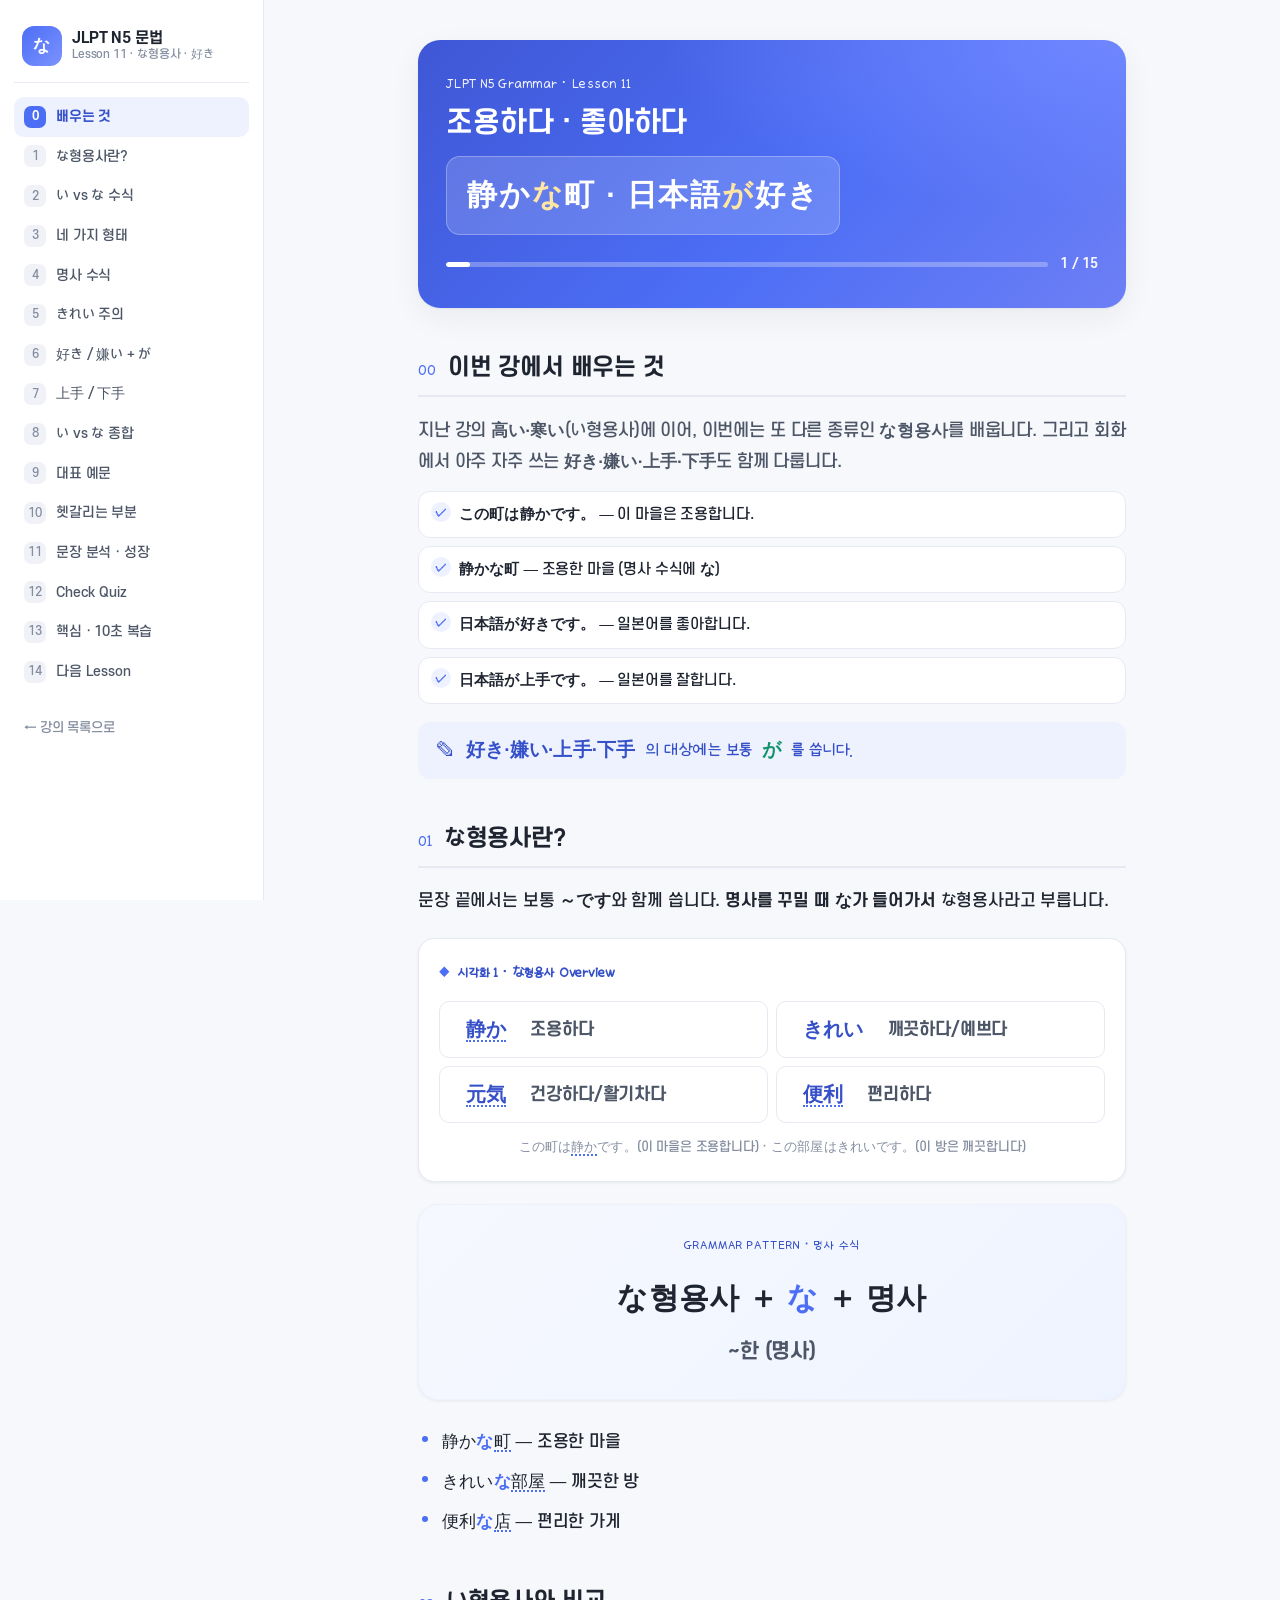
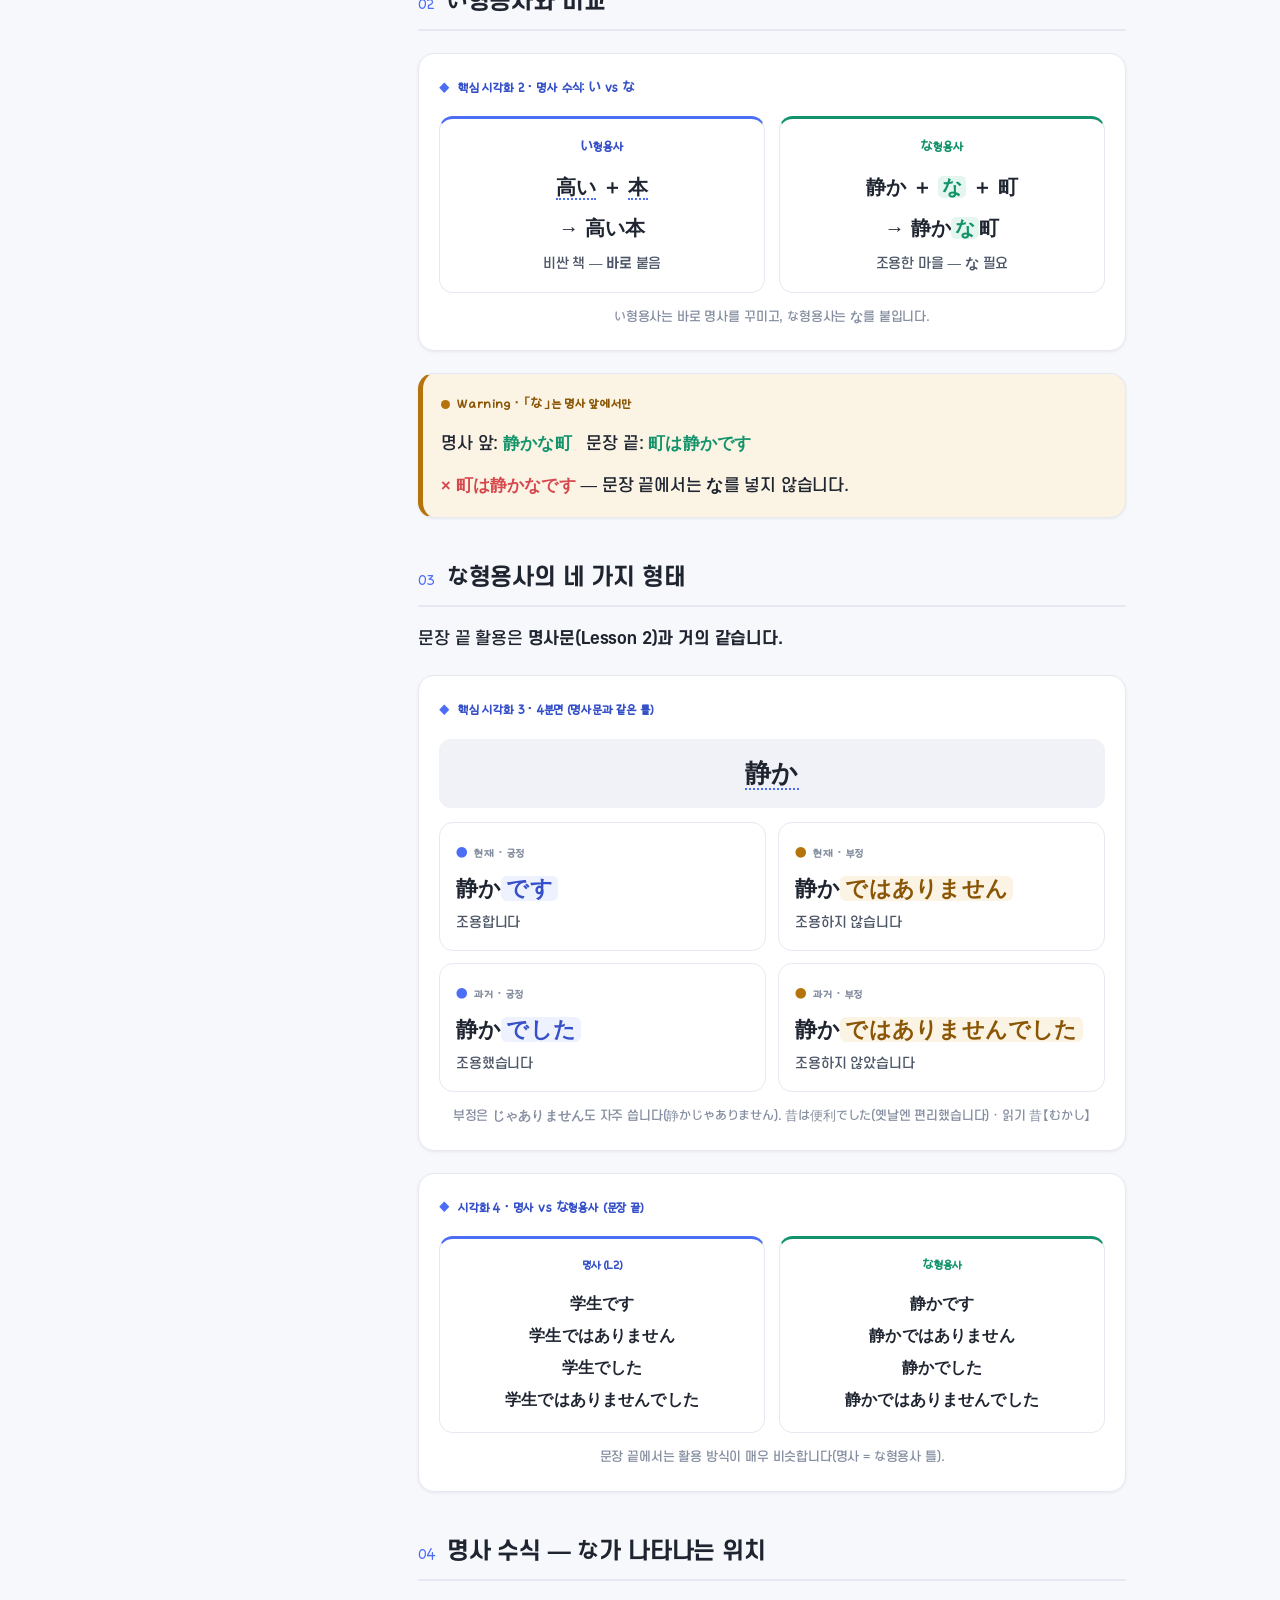
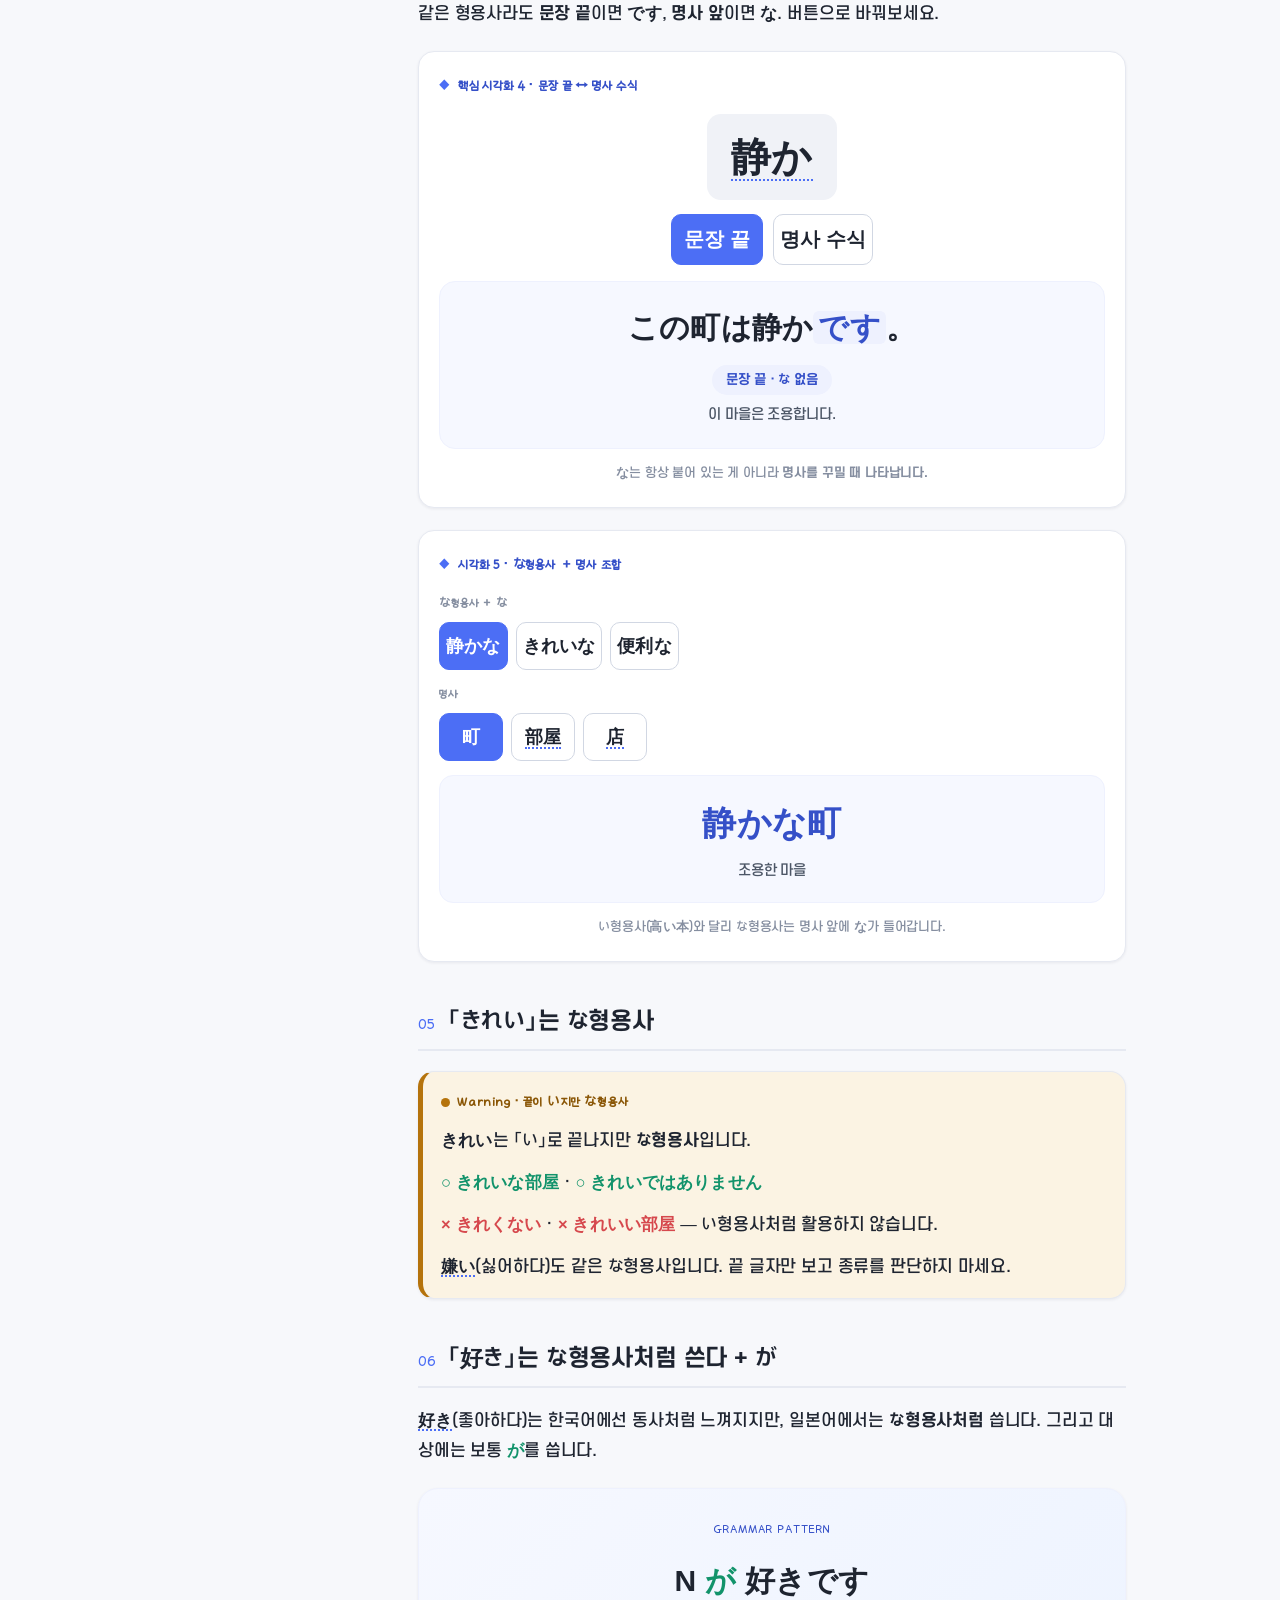
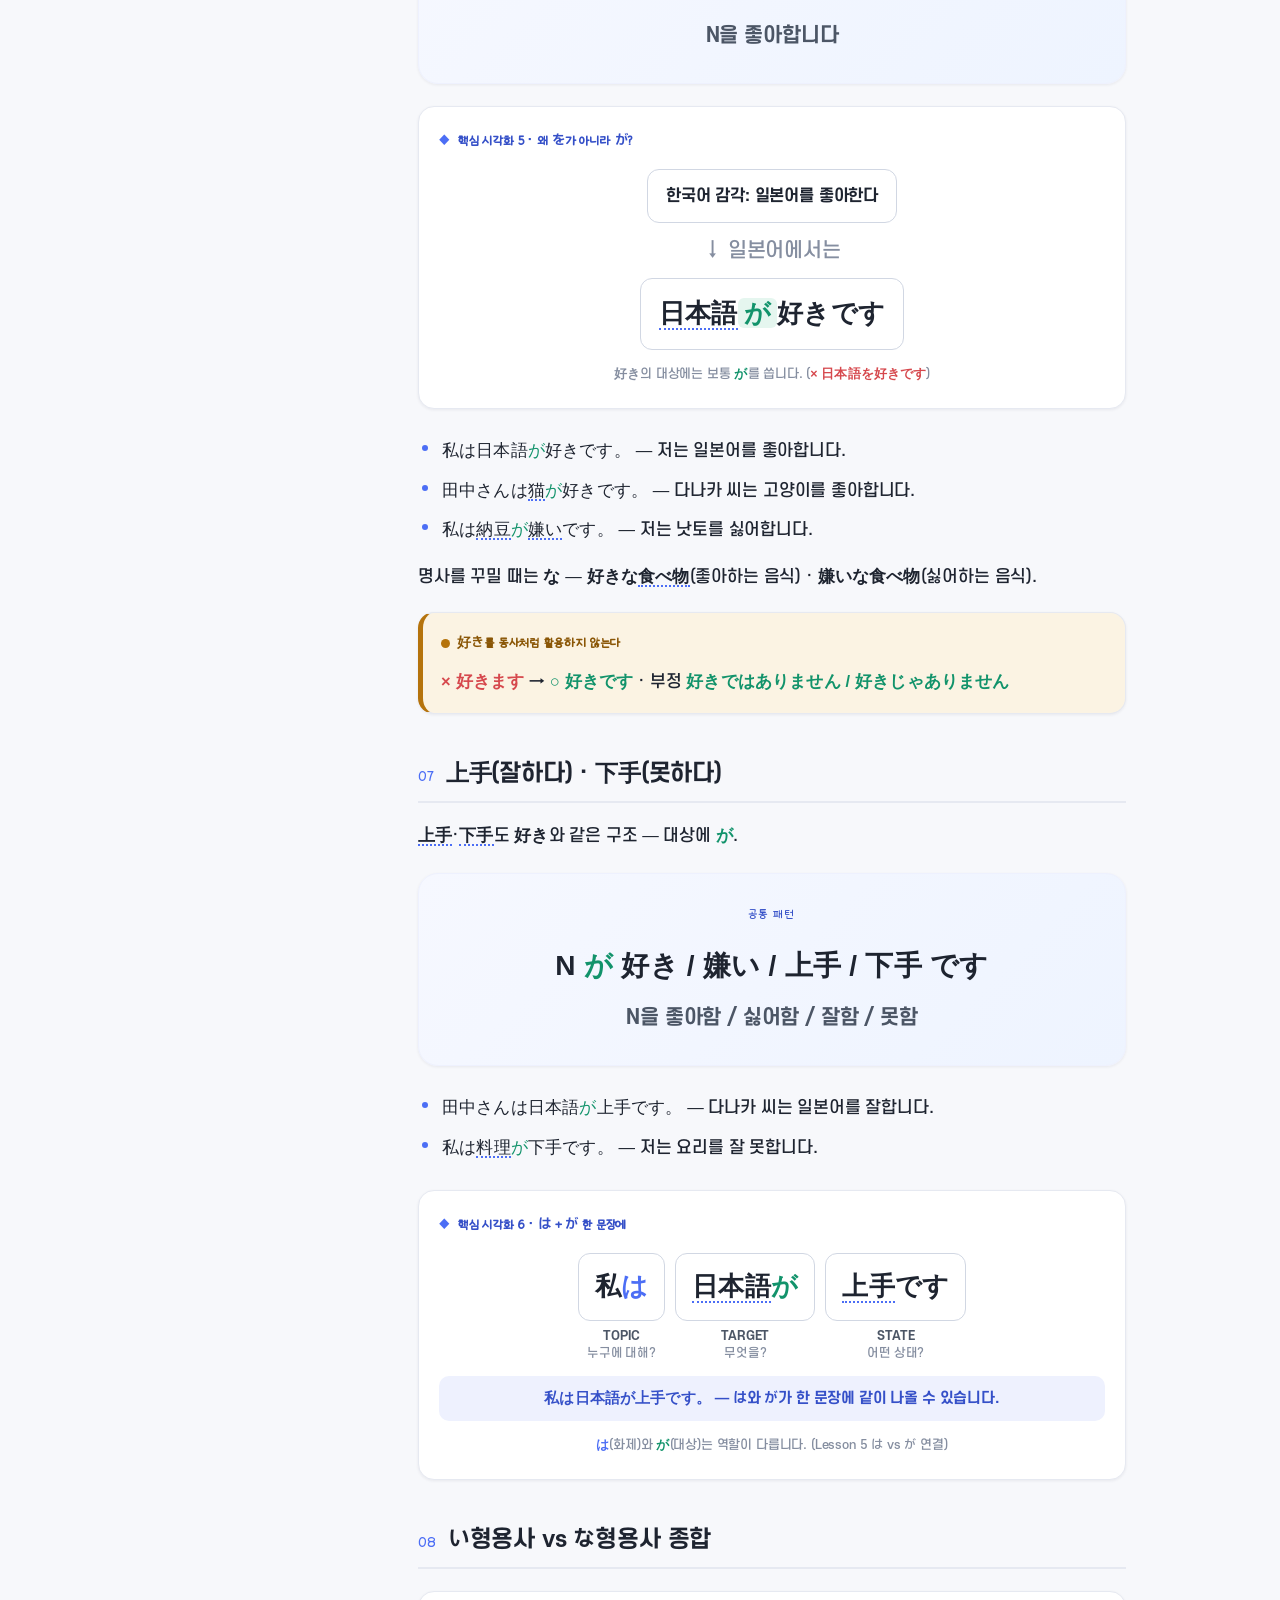
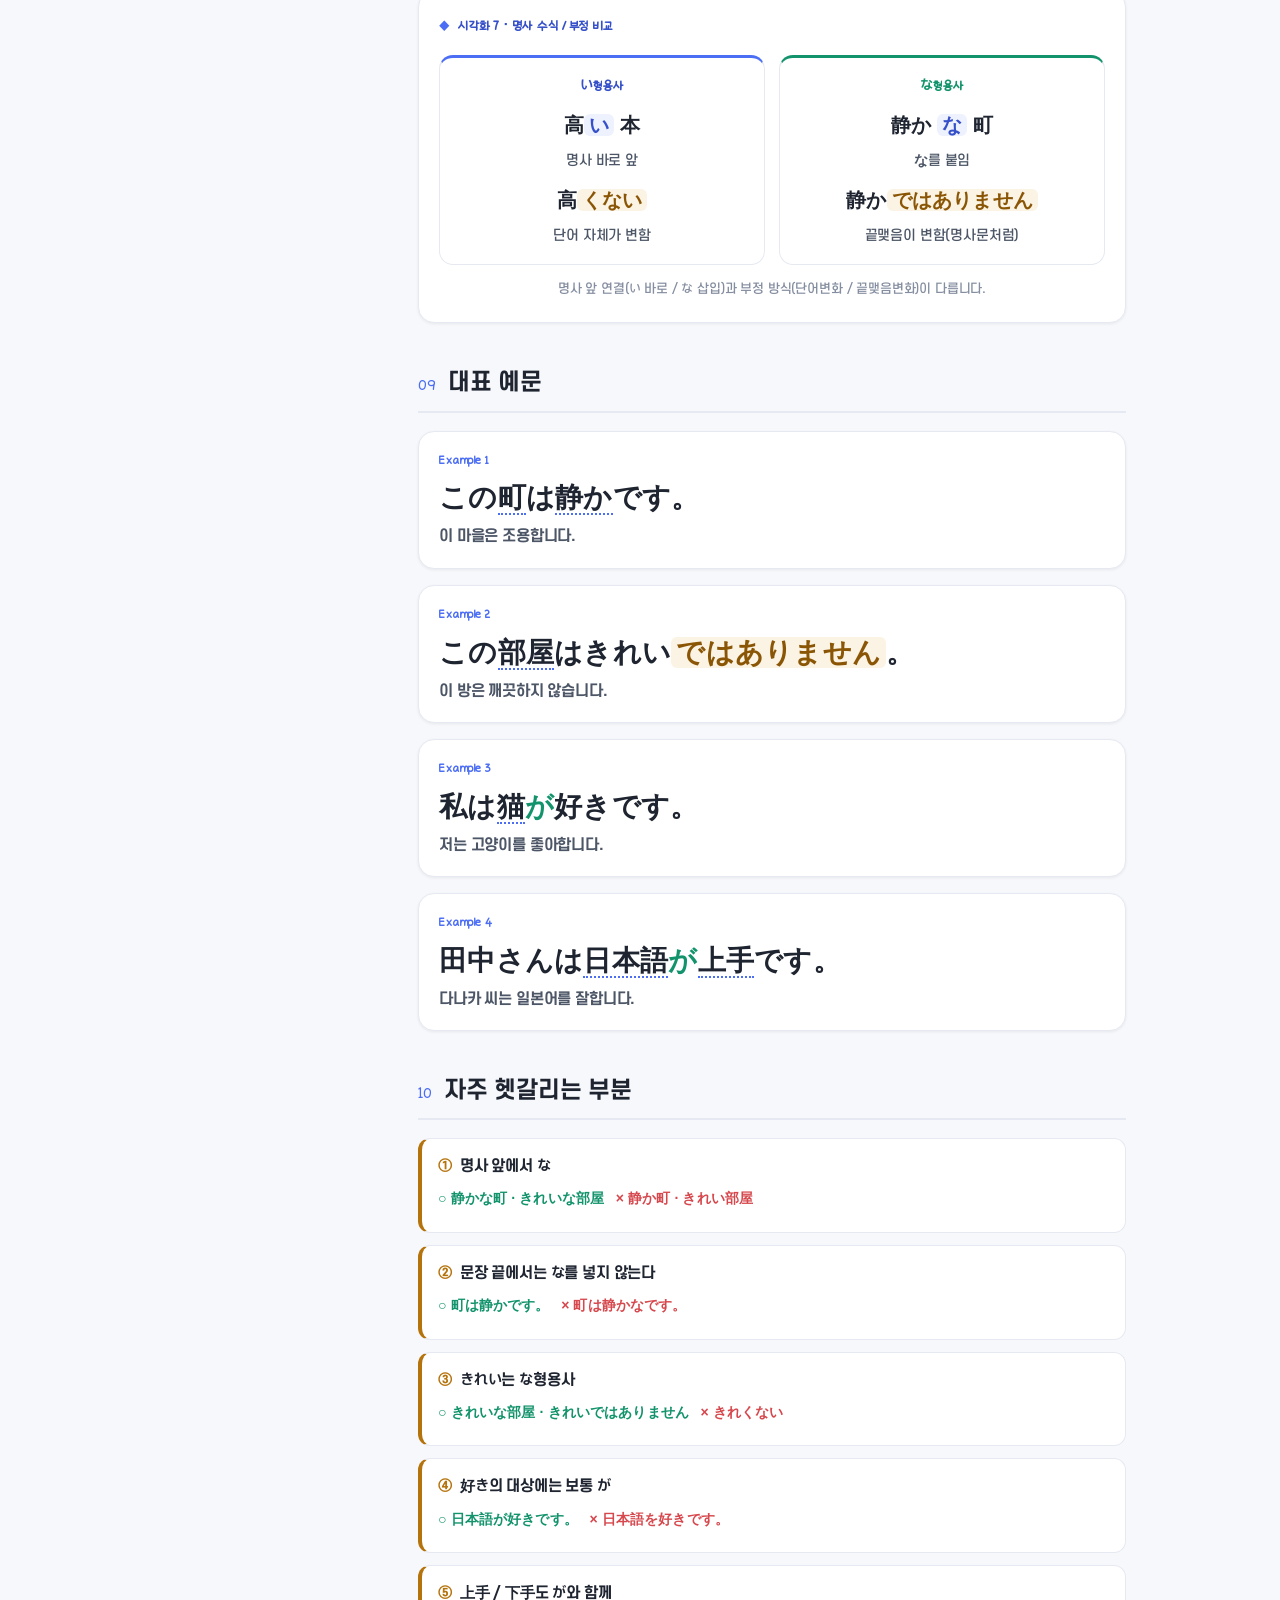
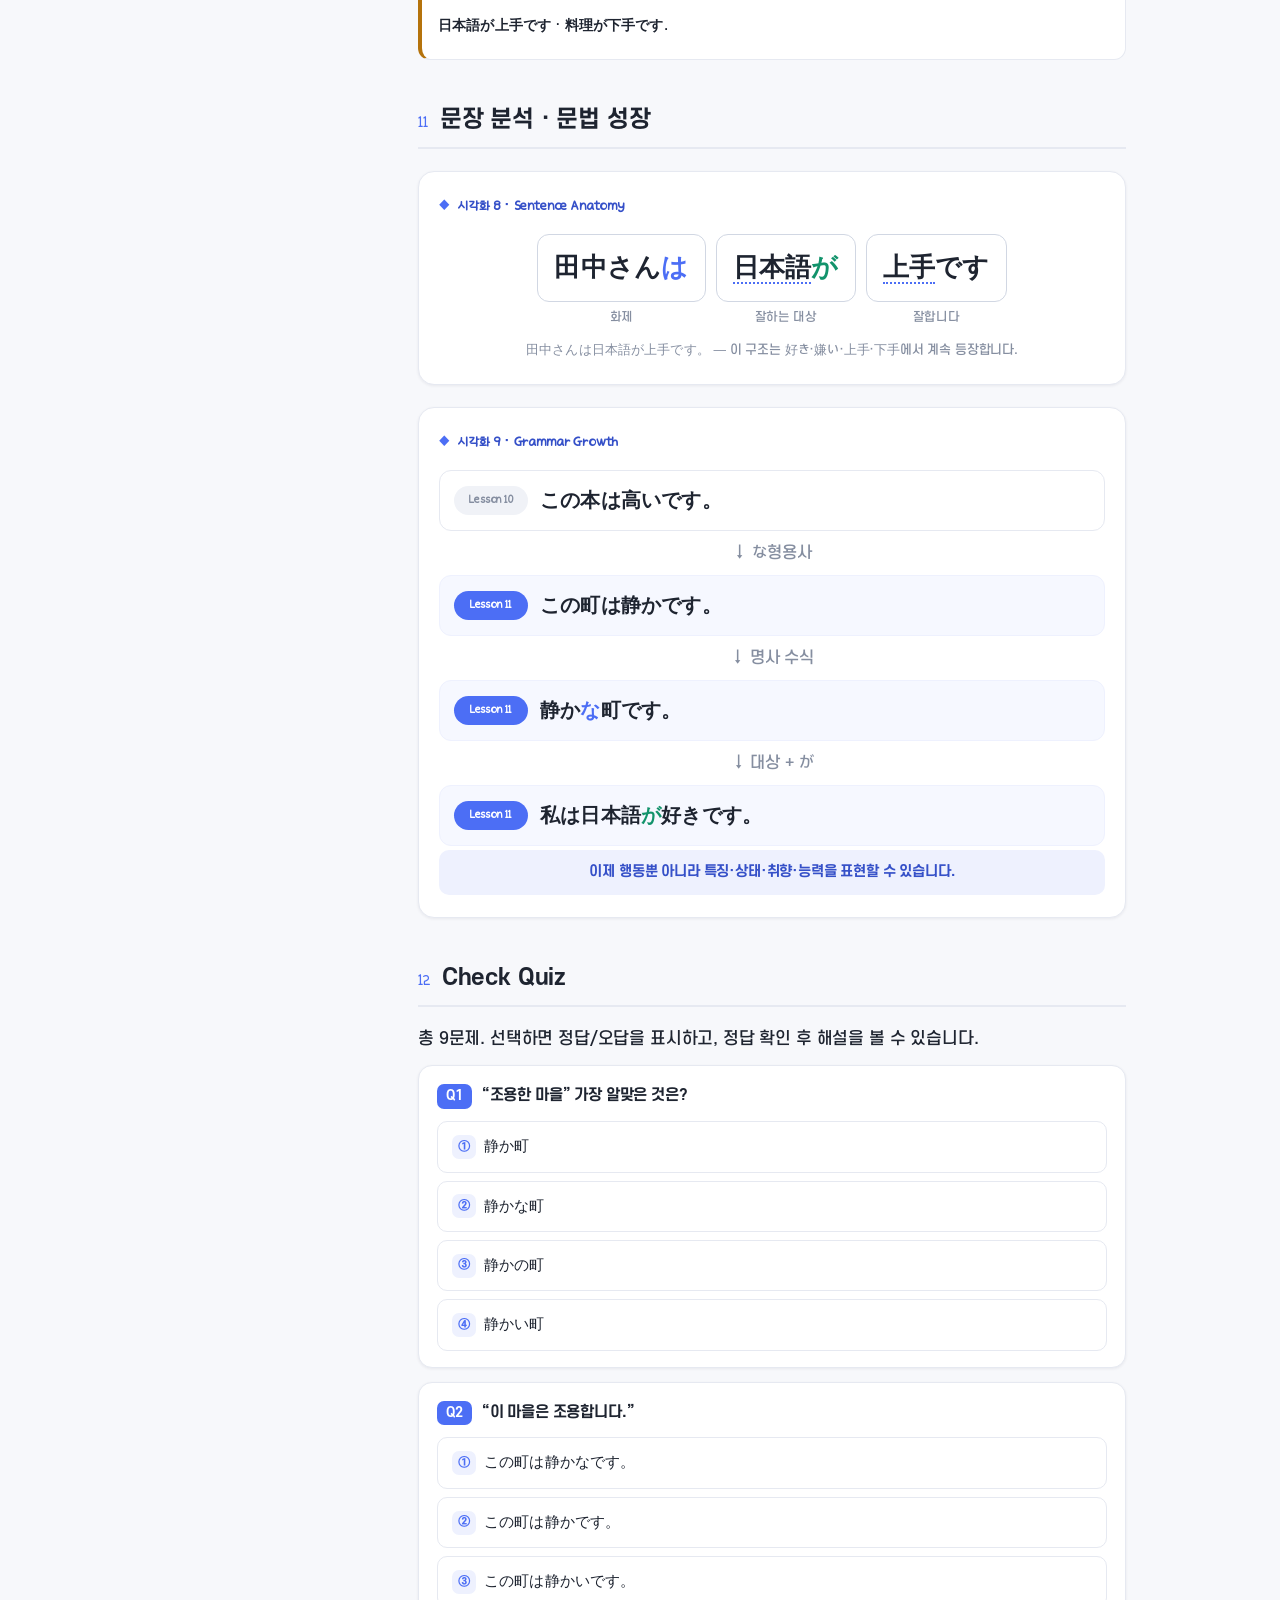
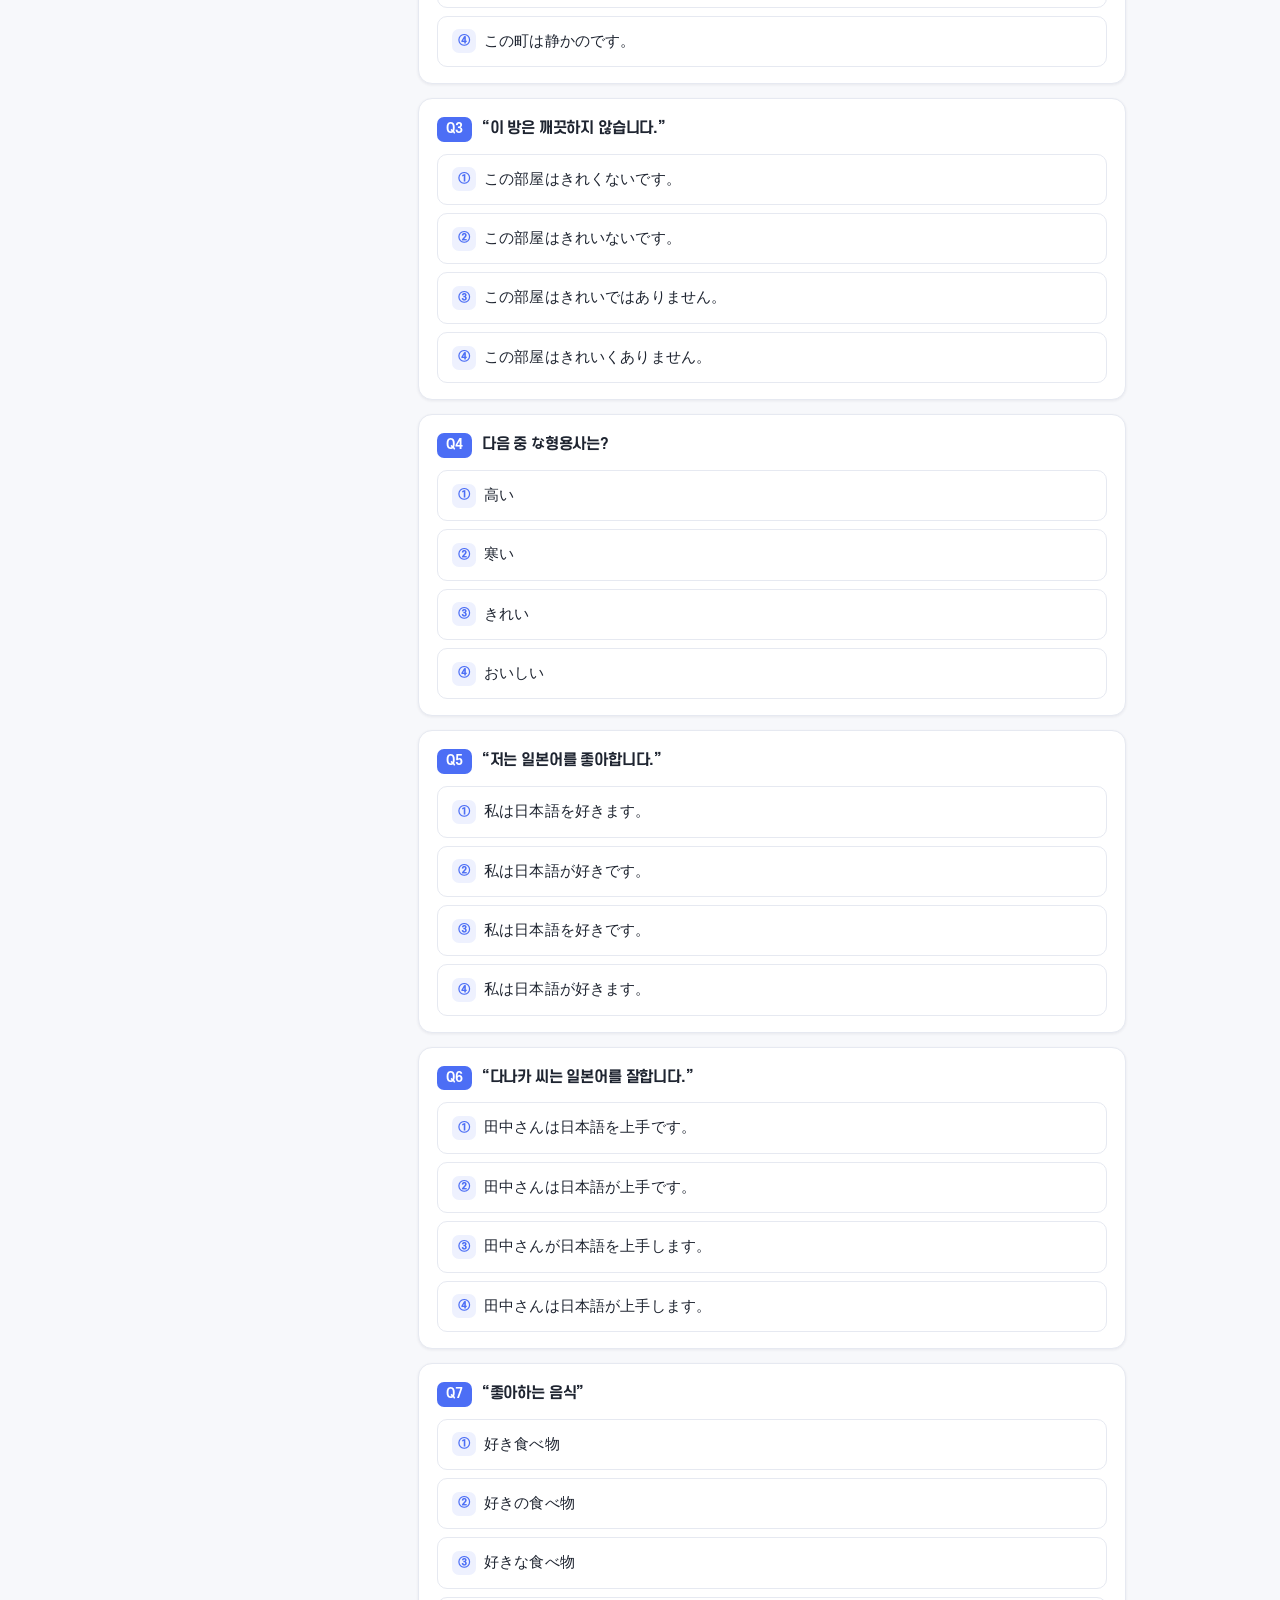
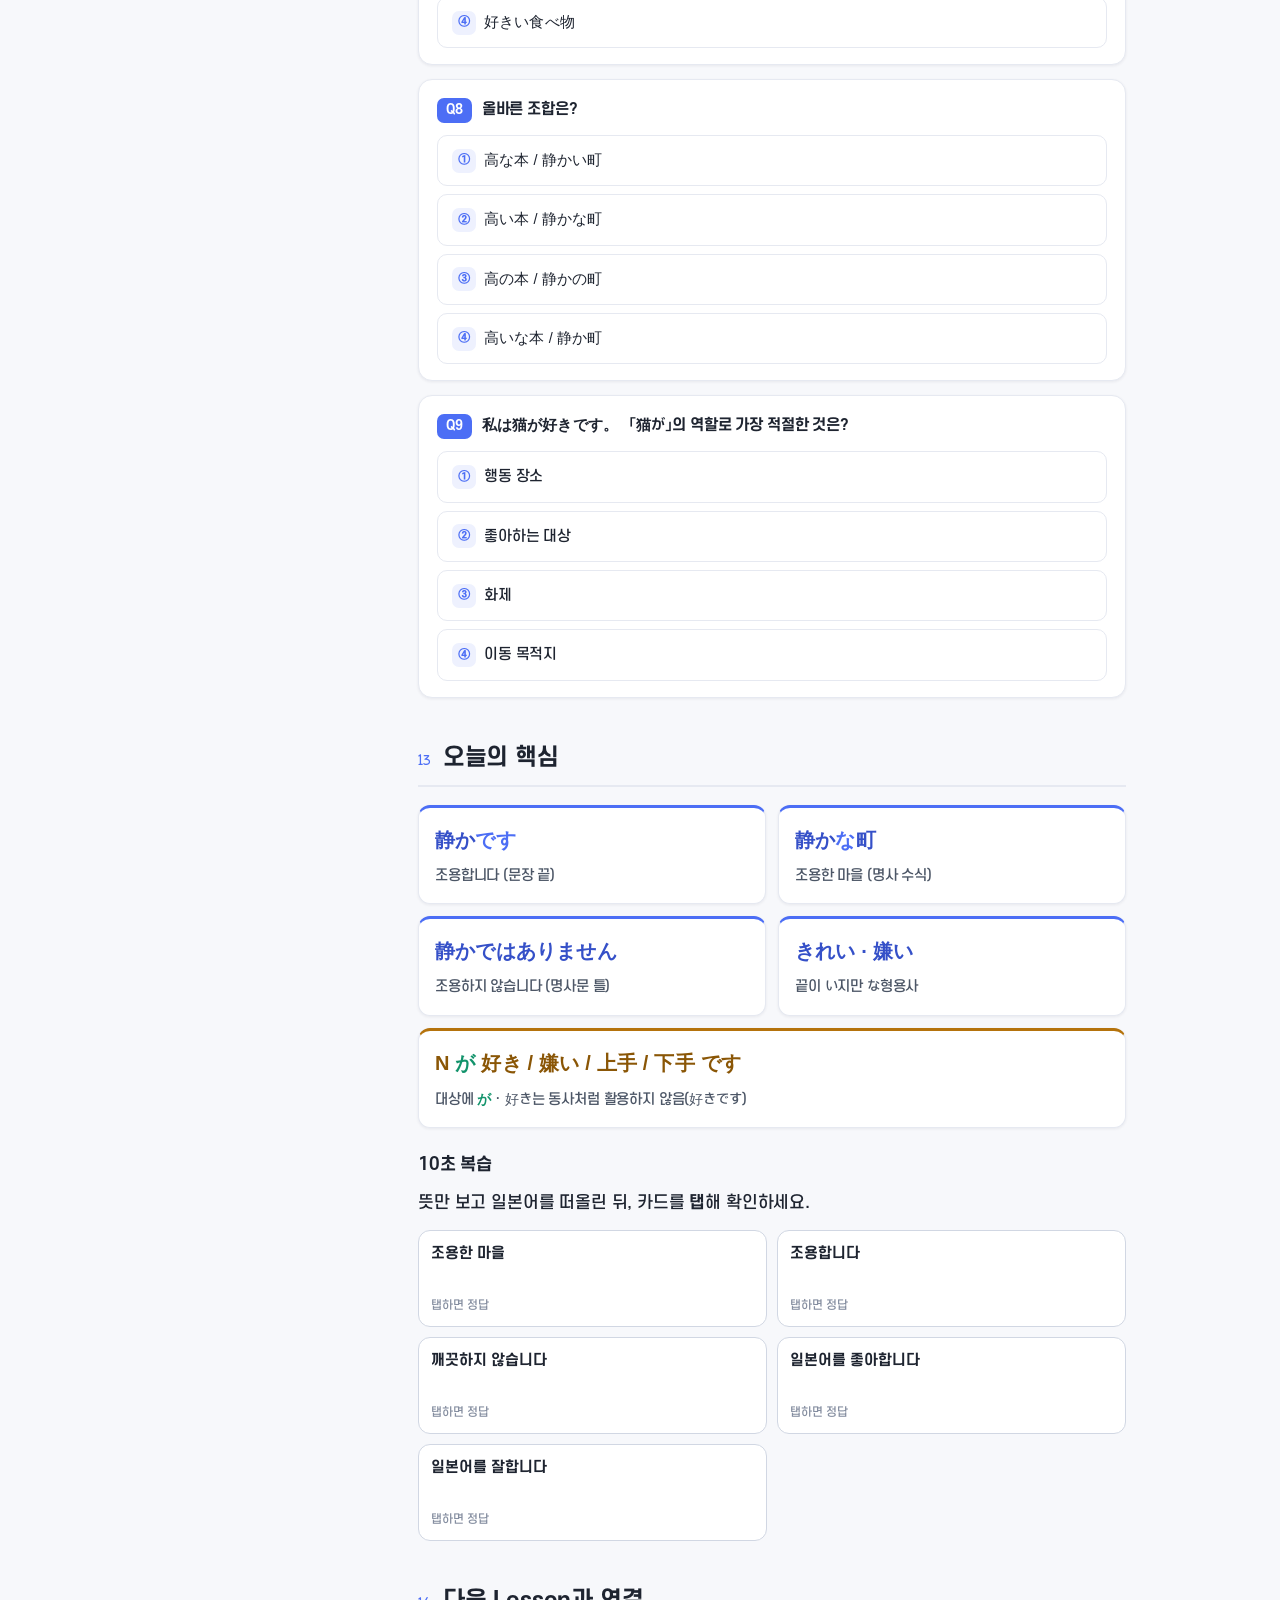
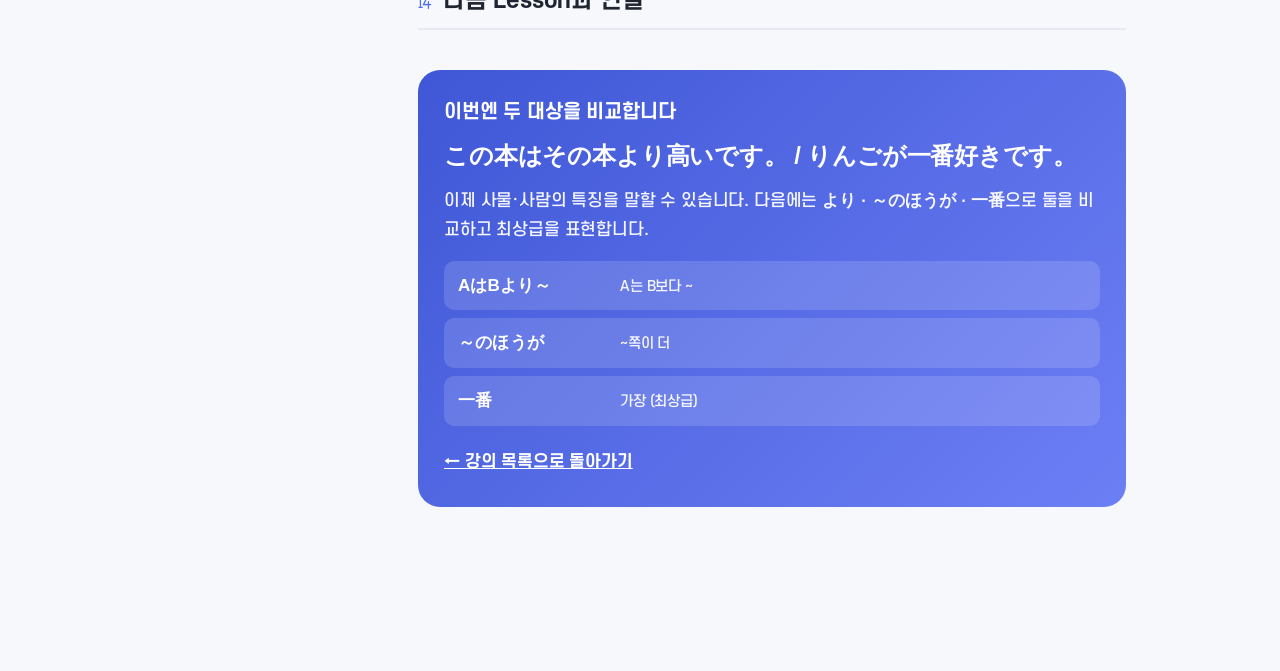
<file: lessons/n5/11.html>
<!DOCTYPE html>
<html lang="ko">
<head>
  <meta charset="UTF-8" />
  <meta name="viewport" content="width=device-width, initial-scale=1.0" />
  <title>Lesson 11 · 조용하다 · 좋아하다 「な형용사 + 好き/嫌い/上手/下手」 — JLPT N5 문법</title>
  <meta name="description" content="な형용사의 활용과 명사 수식(静かな町), 好き·嫌い·上手·下手를 N が ~です 구조로 쓰는 법을 배우는 N5 문법 강의" />
  <link rel="stylesheet" href="../../assets/css/styles.css" />
</head>
<body>
  <!-- 모바일 상단바 -->
  <div class="topbar">
    <button class="hamburger" aria-label="목차 열기" aria-expanded="false"><span></span></button>
    <div class="topbar__title">Lesson 11 · な형용사</div>
    <span class="topbar__prog" data-prog-txt>1 / 15</span>
  </div>
  <div class="scrim" aria-hidden="true"></div>

  <div class="app">
    <!-- 사이드바 -->
    <aside class="sidebar" aria-label="강의 목차">
      <div class="sidebar__brand">
        <div class="sidebar__logo jp">な</div>
        <div class="sidebar__title">JLPT N5 문법
          <small>Lesson 11 · な형용사 · 好き</small>
        </div>
      </div>
      <nav>
        <ul class="toc">
          <li><a href="#intro"><span class="num">0</span> 배우는 것</a></li>
          <li><a href="#what"><span class="num">1</span> な형용사란?</a></li>
          <li><a href="#ivsna"><span class="num">2</span> い vs な 수식</a></li>
          <li><a href="#conj"><span class="num">3</span> 네 가지 형태</a></li>
          <li><a href="#nounmod"><span class="num">4</span> 명사 수식</a></li>
          <li><a href="#kirei"><span class="num">5</span> きれい 주의</a></li>
          <li><a href="#suki"><span class="num">6</span> 好き / 嫌い + が</a></li>
          <li><a href="#jouzu"><span class="num">7</span> 上手 / 下手</a></li>
          <li><a href="#compare"><span class="num">8</span> い vs な 종합</a></li>
          <li><a href="#examples"><span class="num">9</span> 대표 예문</a></li>
          <li><a href="#mistakes"><span class="num">10</span> 헷갈리는 부분</a></li>
          <li><a href="#anatomy"><span class="num">11</span> 문장 분석 · 성장</a></li>
          <li><a href="#quiz"><span class="num">12</span> Check Quiz</a></li>
          <li><a href="#summary"><span class="num">13</span> 핵심 · 10초 복습</a></li>
          <li><a href="#next"><span class="num">14</span> 다음 Lesson</a></li>
        </ul>
      </nav>
      <a class="sidebar__back" href="../../index.html">← 강의 목록으로</a>
    </aside>

    <!-- 본문 -->
    <div class="content">
      <div class="wrap">

        <header class="lesson-hero">
          <div class="kicker">JLPT N5 Grammar · Lesson 11</div>
          <h1>조용하다 · 좋아하다</h1>
          <div class="lesson-hero__pattern jp">静か<span class="pt">な</span>町 · 日本語<span class="pt">が</span>好き</div>
          <div class="progress">
            <div class="progress__bar"><div class="progress__fill"></div></div>
            <span class="progress__txt" data-prog-txt>1 / 15</span>
          </div>
        </header>

        <!-- ============ 0 · 배우는 것 ============ -->
        <section id="intro" class="section">
          <h2><span class="sec-no">00</span> 이번 강에서 배우는 것</h2>
          <p class="lead">지난 강의 <b class="jp">高い·寒い</b>(い형용사)에 이어, 이번에는 또 다른 종류인 <b class="jp">な형용사</b>를 배웁니다.
            그리고 회화에서 아주 자주 쓰는 <b class="jp">好き·嫌い·上手·下手</b>도 함께 다룹니다.</p>
          <ul class="goals">
            <li><span class="jp">この町は静かです。</span> — 이 마을은 조용합니다.</li>
            <li><span class="jp">静かな町</span> — 조용한 마을 (명사 수식에 <b class="jp">な</b>)</li>
            <li><span class="jp">日本語が好きです。</span> — 일본어를 좋아합니다.</li>
            <li><span class="jp">日本語が上手です。</span> — 일본어를 잘합니다.</li>
          </ul>
          <div class="oneline"><b class="jp">好き·嫌い·上手·下手</b>의 대상에는 보통 <b class="jp" style="color:var(--info)">が</b>를 씁니다.</div>
        </section>

        <!-- ============ 1 · な형용사란 ============ -->
        <section id="what" class="section">
          <h2><span class="sec-no">01</span> な형용사란?</h2>
          <p>문장 끝에서는 보통 <b class="jp">～です</b>와 함께 씁니다. <b>명사를 꾸밀 때 <b class="jp">な</b>가 들어가서</b> な형용사라고 부릅니다.</p>

          <!-- 시각화 1 · な형용사 Overview -->
          <div class="figure">
            <div class="figure__title">시각화 1 · な형용사 Overview</div>
            <div class="endlist">
              <div class="endrow"><span class="endrow__k jp" style="min-width:auto;background:none;color:var(--brand-dark)"><span class="furi" data-yomi="しずか">静か</span></span><span class="endrow__ex" style="font-family:var(--font-body);color:var(--ink-soft)">조용하다</span></div>
              <div class="endrow"><span class="endrow__k jp" style="min-width:auto;background:none;color:var(--brand-dark)">きれい</span><span class="endrow__ex" style="font-family:var(--font-body);color:var(--ink-soft)">깨끗하다/예쁘다</span></div>
              <div class="endrow"><span class="endrow__k jp" style="min-width:auto;background:none;color:var(--brand-dark)"><span class="furi" data-yomi="げんき">元気</span></span><span class="endrow__ex" style="font-family:var(--font-body);color:var(--ink-soft)">건강하다/활기차다</span></div>
              <div class="endrow"><span class="endrow__k jp" style="min-width:auto;background:none;color:var(--brand-dark)"><span class="furi" data-yomi="べんり">便利</span></span><span class="endrow__ex" style="font-family:var(--font-body);color:var(--ink-soft)">편리하다</span></div>
            </div>
            <div class="figure__cap"><span class="jp">この町は<span class="furi" data-yomi="しずか">静か</span>です。</span>(이 마을은 조용합니다) · <span class="jp">この部屋はきれいです。</span>(이 방은 깨끗합니다)</div>
          </div>

          <div class="gpat">
            <div class="gpat__label">Grammar Pattern · 명사 수식</div>
            <div class="gpat__row"><span class="jp" style="font-size:clamp(20px,5.5vw,30px);font-weight:700;">な형용사 ＋ <span class="pt">な</span> ＋ 명사</span></div>
            <div class="gpat__mean">~한 (명사)</div>
          </div>
          <ul class="clean">
            <li><span class="jp">静か<span class="pt">な</span><span class="furi" data-yomi="まち">町</span></span> — 조용한 마을</li>
            <li><span class="jp">きれい<span class="pt">な</span><span class="furi" data-yomi="へや">部屋</span></span> — 깨끗한 방</li>
            <li><span class="jp">便利<span class="pt">な</span><span class="furi" data-yomi="みせ">店</span></span> — 편리한 가게</li>
          </ul>
        </section>

        <!-- ============ 2 · い vs な 수식 ============ -->
        <section id="ivsna" class="section">
          <h2><span class="sec-no">02</span> い형용사와 비교</h2>

          <!-- 핵심 시각화 2 · い vs な (Priority 1) -->
          <div class="figure">
            <div class="figure__title">핵심 시각화 2 · 명사 수식: い vs な</div>
            <div class="vs2">
              <div class="vs2__col is-ha">
                <div class="vs2__head" style="font-family:var(--font-cute);font-size:14px;color:var(--brand-dark)">い형용사</div>
                <div class="vs2__jp jp"><span class="furi" data-yomi="たかい">高い</span> ＋ <span class="furi" data-yomi="ほん">本</span></div>
                <div class="vs2__jp jp" style="margin-top:6px;">→ 高い本</div>
                <div class="vs2__ko">비싼 책 — <b>바로</b> 붙음</div>
              </div>
              <div class="vs2__col is-mo">
                <div class="vs2__head" style="font-family:var(--font-cute);font-size:14px;color:var(--info)">な형용사</div>
                <div class="vs2__jp jp">静か ＋ <span class="hl-mo">な</span> ＋ 町</div>
                <div class="vs2__jp jp" style="margin-top:6px;">→ 静か<span class="hl-mo">な</span>町</div>
                <div class="vs2__ko">조용한 마을 — <b class="jp">な</b> 필요</div>
              </div>
            </div>
            <div class="figure__cap">い형용사는 바로 명사를 꾸미고, な형용사는 <b class="jp">な</b>를 붙입니다.</div>
          </div>

          <div class="card card--warn">
            <div class="card__label"><span class="dot"></span>Warning · 「な」는 명사 앞에서만</div>
            <p>명사 앞: <span class="okmark jp">静か<b>な</b>町</span> &nbsp; 문장 끝: <span class="okmark jp">町は静か<b>です</b></span></p>
            <p><span class="wrongmark jp">× 町は静かなです</span> — 문장 끝에서는 <b class="jp">な</b>를 넣지 않습니다.</p>
          </div>
        </section>

        <!-- ============ 3 · 네 가지 형태 ============ -->
        <section id="conj" class="section">
          <h2><span class="sec-no">03</span> な형용사의 네 가지 형태</h2>
          <p>문장 끝 활용은 <b>명사문(Lesson 2)과 거의 같습니다.</b></p>

          <!-- 핵심 시각화 4 · 4-Way な-Adjective Grid (Priority 3) -->
          <div class="figure">
            <div class="figure__title">핵심 시각화 3 · 4분면 (명사문과 같은 틀)</div>
            <div class="fourway">
              <div class="fourway__center jp"><span class="furi" data-yomi="しずか">静か</span></div>
              <div class="fw">
                <div class="fw__label"><span class="b">●</span> 현재 · 긍정</div>
                <div class="fw__jp jp">静か<span class="chg">です</span></div>
                <div class="fw__ko">조용합니다</div>
              </div>
              <div class="fw">
                <div class="fw__label"><span class="r">●</span> 현재 · 부정</div>
                <div class="fw__jp jp">静か<span class="chg chg--neg">ではありません</span></div>
                <div class="fw__ko">조용하지 않습니다</div>
              </div>
              <div class="fw">
                <div class="fw__label"><span class="b">●</span> 과거 · 긍정</div>
                <div class="fw__jp jp">静か<span class="chg">でした</span></div>
                <div class="fw__ko">조용했습니다</div>
              </div>
              <div class="fw">
                <div class="fw__label"><span class="r">●</span> 과거 · 부정</div>
                <div class="fw__jp jp">静か<span class="chg chg--neg">ではありませんでした</span></div>
                <div class="fw__ko">조용하지 않았습니다</div>
              </div>
            </div>
            <div class="figure__cap">부정은 <b class="jp">じゃありません</b>도 자주 씁니다(静かじゃありません). 昔は便利でした(옛날엔 편리했습니다) · 읽기 昔【むかし】</div>
          </div>

          <!-- 시각화 5 · Noun vs Na-Adjective -->
          <div class="figure">
            <div class="figure__title">시각화 4 · 명사 vs な형용사 (문장 끝)</div>
            <div class="vs2">
              <div class="vs2__col is-ha">
                <div class="vs2__head" style="font-family:var(--font-cute);font-size:13px;color:var(--brand-dark)">명사 (L2)</div>
                <div class="vs2__jp jp" style="line-height:2;font-size:16px;">学生です<br>学生ではありません<br>学生でした<br>学生ではありませんでした</div>
              </div>
              <div class="vs2__col is-mo">
                <div class="vs2__head" style="font-family:var(--font-cute);font-size:13px;color:var(--info)">な형용사</div>
                <div class="vs2__jp jp" style="line-height:2;font-size:16px;">静かです<br>静かではありません<br>静かでした<br>静かではありませんでした</div>
              </div>
            </div>
            <div class="figure__cap">문장 끝에서는 활용 방식이 매우 비슷합니다(명사 = な형용사 틀).</div>
          </div>
        </section>

        <!-- ============ 4 · 명사 수식 ============ -->
        <section id="nounmod" class="section">
          <h2><span class="sec-no">04</span> 명사 수식 — な가 나타나는 위치</h2>
          <p>같은 형용사라도 <b>문장 끝</b>이면 <b class="jp">です</b>, <b>명사 앞</b>이면 <b class="jp">な</b>. 버튼으로 바꿔보세요.</p>

          <!-- 핵심 시각화 1 · Sentence ↔ Noun Modifier (Priority 2) -->
          <div class="figure">
            <div class="figure__title">핵심 시각화 4 · 문장 끝 ↔ 명사 수식</div>
            <div class="samenoun" data-samenoun>
              <div class="samenoun__fixed jp"><span class="furi" data-yomi="しずか">静か</span></div>
              <div class="samenoun__btns">
                <button class="toggle" data-jp="この町は静か<span class='chg'>です</span>。" data-role="문장 끝 · な 없음" data-ko="이 마을은 조용합니다.">문장 끝</button>
                <button class="toggle" data-jp="静か<span class='chg'>な</span>町" data-role="명사 앞 · な 필요" data-ko="조용한 마을">명사 수식</button>
              </div>
              <div class="samenoun__out">
                <div class="samenoun__jp jp" data-sn-jp></div>
                <div class="samenoun__role" data-sn-role></div>
                <div class="samenoun__ko" data-sn-ko></div>
              </div>
            </div>
            <div class="figure__cap"><b class="jp">な</b>는 항상 붙어 있는 게 아니라 <b>명사를 꾸밀 때 나타납니다.</b></div>
          </div>

          <!-- 명사 수식 조합 빌더 (L10 pairbuilder 재사용) -->
          <div class="figure">
            <div class="figure__title">시각화 5 · な형용사 ＋ 명사 조합</div>
            <div class="pairbuilder" data-pairbuilder>
              <div class="pbrow" data-pb-group>
                <span class="pbrow__label">な형용사 ＋ な</span>
                <div class="pbrow__btns">
                  <button class="toggle jp" data-val="静かな" data-ko="조용한">静かな</button>
                  <button class="toggle jp" data-val="きれいな" data-ko="깨끗한">きれいな</button>
                  <button class="toggle jp" data-val="便利な" data-ko="편리한">便利な</button>
                </div>
              </div>
              <div class="pbrow" data-pb-group>
                <span class="pbrow__label">명사</span>
                <div class="pbrow__btns">
                  <button class="toggle jp" data-val="町" data-ko="마을"><span class="furi" data-yomi="まち">町</span></button>
                  <button class="toggle jp" data-val="部屋" data-ko="방"><span class="furi" data-yomi="へや">部屋</span></button>
                  <button class="toggle jp" data-val="店" data-ko="가게"><span class="furi" data-yomi="みせ">店</span></button>
                </div>
              </div>
              <div class="pairbuilder__out">
                <span class="pairbuilder__jp jp" data-pb-jp></span>
                <span class="pairbuilder__ko" data-pb-ko></span>
              </div>
            </div>
            <div class="figure__cap">い형용사(<b class="jp">高い本</b>)와 달리 な형용사는 명사 앞에 <b class="jp">な</b>가 들어갑니다.</div>
          </div>
        </section>

        <!-- ============ 5 · きれい 주의 ============ -->
        <section id="kirei" class="section">
          <h2><span class="sec-no">05</span> 「きれい」는 な형용사</h2>
          <!-- 시각화 · きれい Warning (Priority 6) -->
          <div class="card card--warn">
            <div class="card__label"><span class="dot"></span>Warning · 끝이 い지만 な형용사</div>
            <p><b class="jp">きれい</b>는 「い」로 끝나지만 <b>な형용사</b>입니다.</p>
            <p><span class="okmark jp">○ きれいな部屋</span> · <span class="okmark jp">○ きれいではありません</span></p>
            <p><span class="wrongmark jp">× きれくない</span> · <span class="wrongmark jp">× きれいい部屋</span> — い형용사처럼 활용하지 않습니다.</p>
            <p><b class="jp"><span class="furi" data-yomi="きらい">嫌い</span></b>(싫어하다)도 같은 な형용사입니다. 끝 글자만 보고 종류를 판단하지 마세요.</p>
          </div>
        </section>

        <!-- ============ 6 · 好き / 嫌い + が ============ -->
        <section id="suki" class="section">
          <h2><span class="sec-no">06</span> 「好き」는 な형용사처럼 쓴다 + が</h2>
          <p><b class="jp"><span class="furi" data-yomi="すき">好き</span></b>(좋아하다)는 한국어에선 동사처럼 느껴지지만, 일본어에서는 <b>な형용사처럼</b> 씁니다.
            그리고 대상에는 보통 <b class="jp" style="color:var(--info)">が</b>를 씁니다.</p>
          <div class="gpat">
            <div class="gpat__label">Grammar Pattern</div>
            <div class="gpat__row"><span class="jp" style="font-size:clamp(20px,5.5vw,30px);font-weight:700;">N <span style="color:var(--info)">が</span> 好きです</span></div>
            <div class="gpat__mean">N을 좋아합니다</div>
          </div>

          <!-- 핵심 시각화 6 · 好き + が (Priority 4) -->
          <div class="figure">
            <div class="figure__title">핵심 시각화 5 · 왜 を가 아니라 が?</div>
            <div class="transform">
              <div class="transform__jp" style="font-family:var(--font-body);font-size:16px;">한국어 감각: 일본어<b>를</b> 좋아한다</div>
              <div class="transform__arrow">↓ 일본어에서는</div>
              <div class="transform__jp jp"><span class="furi" data-yomi="にほんご">日本語</span><span style="color:var(--info);background:var(--info-soft);border-radius:6px;padding:0 6px;">が</span>好きです</div>
            </div>
            <div class="figure__cap"><b class="jp">好き</b>의 대상에는 보통 <b class="jp" style="color:var(--info)">が</b>를 씁니다. (<span class="wrongmark jp">× 日本語を好きです</span>)</div>
          </div>

          <ul class="clean">
            <li><span class="jp">私は日本語<span style="color:var(--info)">が</span>好きです。</span> — 저는 일본어를 좋아합니다.</li>
            <li><span class="jp">田中さんは<span class="furi" data-yomi="ねこ">猫</span><span style="color:var(--info)">が</span>好きです。</span> — 다나카 씨는 고양이를 좋아합니다.</li>
            <li><span class="jp">私は<span class="furi" data-yomi="なっとう">納豆</span><span style="color:var(--info)">が</span><span class="furi" data-yomi="きらい">嫌い</span>です。</span> — 저는 낫토를 싫어합니다.</li>
          </ul>
          <p>명사를 꾸밀 때는 <b class="jp">な</b> — <b class="jp">好きな<span class="furi" data-yomi="たべもの">食べ物</span></b>(좋아하는 음식) · <b class="jp">嫌いな食べ物</b>(싫어하는 음식).</p>

          <div class="card card--warn">
            <div class="card__label"><span class="dot"></span>好き를 동사처럼 활용하지 않는다</div>
            <p><span class="wrongmark jp">× 好きます</span> → <span class="okmark jp">○ 好きです</span> ·
              부정 <span class="okmark jp">好きではありません / 好きじゃありません</span></p>
          </div>
        </section>

        <!-- ============ 7 · 上手 / 下手 ============ -->
        <section id="jouzu" class="section">
          <h2><span class="sec-no">07</span> 上手(잘하다) · 下手(못하다)</h2>
          <p><b class="jp"><span class="furi" data-yomi="じょうず">上手</span></b>·<b class="jp"><span class="furi" data-yomi="へた">下手</span></b>도 <b class="jp">好き</b>와 같은 구조 — 대상에 <b class="jp" style="color:var(--info)">が</b>.</p>
          <div class="gpat">
            <div class="gpat__label">공통 패턴</div>
            <div class="gpat__row"><span class="jp" style="font-size:clamp(18px,5vw,28px);font-weight:700;">N <span style="color:var(--info)">が</span> 好き / 嫌い / 上手 / 下手 です</span></div>
            <div class="gpat__mean">N을 좋아함 / 싫어함 / 잘함 / 못함</div>
          </div>
          <ul class="clean">
            <li><span class="jp">田中さんは日本語<span style="color:var(--info)">が</span>上手です。</span> — 다나카 씨는 일본어를 잘합니다.</li>
            <li><span class="jp">私は<span class="furi" data-yomi="りょうり">料理</span><span style="color:var(--info)">が</span>下手です。</span> — 저는 요리를 잘 못합니다.</li>
          </ul>

          <!-- 핵심 시각화 9 · は + が 구조 (Priority 5) -->
          <div class="figure">
            <div class="figure__title">핵심 시각화 6 · は + が 한 문장에</div>
            <div class="chunks">
              <div class="chunk"><div class="chunk__box jp">私<span class="pt">は</span></div><div class="chunk__cap"><b>TOPIC</b>누구에 대해?</div></div>
              <div class="chunk"><div class="chunk__box jp"><span class="furi" data-yomi="にほんご">日本語</span><span style="color:var(--info)">が</span></div><div class="chunk__cap"><b>TARGET</b>무엇을?</div></div>
              <div class="chunk"><div class="chunk__box jp"><span class="furi" data-yomi="じょうず">上手</span>です</div><div class="chunk__cap"><b>STATE</b>어떤 상태?</div></div>
            </div>
            <div class="chunk-flow"><span class="jp">私は日本語が上手です。</span> — は와 が가 한 문장에 같이 나올 수 있습니다.</div>
            <div class="figure__cap"><b class="jp pt">は</b>(화제)와 <b class="jp" style="color:var(--info)">が</b>(대상)는 역할이 다릅니다. (Lesson 5 は vs が 연결)</div>
          </div>
        </section>

        <!-- ============ 8 · い vs な 종합 ============ -->
        <section id="compare" class="section">
          <h2><span class="sec-no">08</span> い형용사 vs な형용사 종합</h2>
          <!-- 핵심 시각화 11 · Modifier Comparison + 시각화 12 Negative Comparison -->
          <div class="figure">
            <div class="figure__title">시각화 7 · 명사 수식 / 부정 비교</div>
            <div class="vs2">
              <div class="vs2__col is-ha">
                <div class="vs2__head" style="font-family:var(--font-cute);font-size:14px;color:var(--brand-dark)">い형용사</div>
                <div class="vs2__jp jp">高<span class="chg">い</span> 本</div>
                <div class="vs2__ko">명사 바로 앞</div>
                <div class="vs2__jp jp" style="margin-top:10px;">高<span class="chg chg--neg">くない</span></div>
                <div class="vs2__ko">단어 자체가 변함</div>
              </div>
              <div class="vs2__col is-mo">
                <div class="vs2__head" style="font-family:var(--font-cute);font-size:14px;color:var(--info)">な형용사</div>
                <div class="vs2__jp jp">静か <span class="chg">な</span> 町</div>
                <div class="vs2__ko"><b class="jp">な</b>를 붙임</div>
                <div class="vs2__jp jp" style="margin-top:10px;">静か<span class="chg chg--neg">ではありません</span></div>
                <div class="vs2__ko">끝맺음이 변함(명사문처럼)</div>
              </div>
            </div>
            <div class="figure__cap">명사 앞 연결(い 바로 / な 삽입)과 부정 방식(단어변화 / 끝맺음변화)이 다릅니다.</div>
          </div>
        </section>

        <!-- ============ 9 · 대표 예문 ============ -->
        <section id="examples" class="section">
          <h2><span class="sec-no">09</span> 대표 예문</h2>
          <div class="ex">
            <div class="ex__no">Example 1</div>
            <div class="ex__jp jp">この<span class="furi" data-yomi="まち">町</span>は<span class="furi" data-yomi="しずか">静か</span>です。</div>
            <div class="ex__ko">이 마을은 조용합니다.</div>
          </div>
          <div class="ex">
            <div class="ex__no">Example 2</div>
            <div class="ex__jp jp">この<span class="furi" data-yomi="へや">部屋</span>はきれい<span class="chg chg--neg">ではありません</span>。</div>
            <div class="ex__ko">이 방은 깨끗하지 않습니다.</div>
          </div>
          <div class="ex">
            <div class="ex__no">Example 3</div>
            <div class="ex__jp jp">私は<span class="furi" data-yomi="ねこ">猫</span><span style="color:var(--info)">が</span>好きです。</div>
            <div class="ex__ko">저는 고양이를 좋아합니다.</div>
          </div>
          <div class="ex">
            <div class="ex__no">Example 4</div>
            <div class="ex__jp jp">田中さんは<span class="furi" data-yomi="にほんご">日本語</span><span style="color:var(--info)">が</span><span class="furi" data-yomi="じょうず">上手</span>です。</div>
            <div class="ex__ko">다나카 씨는 일본어를 잘합니다.</div>
          </div>
        </section>

        <!-- ============ 10 · 헷갈리는 부분 ============ -->
        <section id="mistakes" class="section">
          <h2><span class="sec-no">10</span> 자주 헷갈리는 부분</h2>
          <div class="mistakes">
            <div class="mistake">
              <h5><span class="n">①</span> 명사 앞에서 な</h5>
              <p><span class="okmark jp">○ 静かな町 · きれいな部屋</span> &nbsp; <span class="wrongmark jp">× 静か町 · きれい部屋</span></p>
            </div>
            <div class="mistake">
              <h5><span class="n">②</span> 문장 끝에서는 な를 넣지 않는다</h5>
              <p><span class="okmark jp">○ 町は静かです。</span> &nbsp; <span class="wrongmark jp">× 町は静かなです。</span></p>
            </div>
            <div class="mistake">
              <h5><span class="n">③</span> きれい는 な형용사</h5>
              <p><span class="okmark jp">○ きれいな部屋 · きれいではありません</span> &nbsp; <span class="wrongmark jp">× きれくない</span></p>
            </div>
            <div class="mistake">
              <h5><span class="n">④</span> 好き의 대상에는 보통 が</h5>
              <p><span class="okmark jp">○ 日本語が好きです。</span> &nbsp; <span class="wrongmark jp">× 日本語を好きです。</span></p>
            </div>
            <div class="mistake">
              <h5><span class="n">⑤</span> 上手 / 下手도 が와 함께</h5>
              <p><b class="jp">日本語が上手です</b> · <b class="jp">料理が下手です</b>.</p>
            </div>
          </div>
        </section>

        <!-- ============ 11 · 문장 분석 · 성장 ============ -->
        <section id="anatomy" class="section">
          <h2><span class="sec-no">11</span> 문장 분석 · 문법 성장</h2>
          <!-- Sentence Anatomy -->
          <div class="figure">
            <div class="figure__title">시각화 8 · Sentence Anatomy</div>
            <div class="chunks">
              <div class="chunk"><div class="chunk__box jp">田中さん<span class="pt">は</span></div><div class="chunk__cap">화제</div></div>
              <div class="chunk"><div class="chunk__box jp"><span class="furi" data-yomi="にほんご">日本語</span><span style="color:var(--info)">が</span></div><div class="chunk__cap">잘하는 대상</div></div>
              <div class="chunk"><div class="chunk__box jp"><span class="furi" data-yomi="じょうず">上手</span>です</div><div class="chunk__cap">잘합니다</div></div>
            </div>
            <div class="figure__cap"><span class="jp">田中さんは日本語が上手です。</span> — 이 구조는 好き·嫌い·上手·下手에서 계속 등장합니다.</div>
          </div>

          <!-- Grammar Growth -->
          <div class="figure">
            <div class="figure__title">시각화 9 · Grammar Growth</div>
            <div class="growth">
              <div class="growth__item"><span class="growth__badge">Lesson 10</span><span class="growth__jp jp">この本は高いです。</span></div>
              <div class="growth__arrow">↓ な형용사</div>
              <div class="growth__item is-new"><span class="growth__badge">Lesson 11</span><span class="growth__jp jp">この町は静かです。</span></div>
              <div class="growth__arrow">↓ 명사 수식</div>
              <div class="growth__item is-new"><span class="growth__badge">Lesson 11</span><span class="growth__jp jp">静か<span class="pt">な</span>町です。</span></div>
              <div class="growth__arrow">↓ 대상 + が</div>
              <div class="growth__item is-new"><span class="growth__badge">Lesson 11</span><span class="growth__jp jp">私は日本語<span style="color:var(--info)">が</span>好きです。</span></div>
            </div>
            <div class="growth__note">이제 행동뿐 아니라 <b>특징·상태·취향·능력</b>을 표현할 수 있습니다.</div>
          </div>
        </section>

        <!-- ============ 12 · Check Quiz ============ -->
        <section id="quiz" class="section">
          <h2><span class="sec-no">12</span> Check Quiz</h2>
          <p>총 9문제. 선택하면 정답/오답을 표시하고, 정답 확인 후 해설을 볼 수 있습니다.</p>

          <div class="quiz">
            <!-- Q1 -->
            <div class="qcard">
              <div class="q"><span class="qn">Q1</span> “조용한 마을” 가장 알맞은 것은?</div>
              <ul class="mcq" data-answer="2">
                <li data-opt="1"><span class="opt">①</span><span class="jp">静か町</span></li>
                <li data-opt="2"><span class="opt">②</span><span class="jp">静かな町</span></li>
                <li data-opt="3"><span class="opt">③</span><span class="jp">静かの町</span></li>
                <li data-opt="4"><span class="opt">④</span><span class="jp">静かい町</span></li>
              </ul>
              <div class="qresult"></div>
              <button class="reveal-btn" style="display:none;">해설 보기</button>
              <div class="answer"><div class="atitle">정답 ② <span class="jp">静かな町</span></div><div class="exp">な형용사 명사 수식은 な형용사 ＋ <span class="jp">な</span> ＋ 명사.</div></div>
            </div>

            <!-- Q2 -->
            <div class="qcard">
              <div class="q"><span class="qn">Q2</span> “이 마을은 조용합니다.”</div>
              <ul class="mcq" data-answer="2">
                <li data-opt="1"><span class="opt">①</span><span class="jp">この町は静かなです。</span></li>
                <li data-opt="2"><span class="opt">②</span><span class="jp">この町は静かです。</span></li>
                <li data-opt="3"><span class="opt">③</span><span class="jp">この町は静かいです。</span></li>
                <li data-opt="4"><span class="opt">④</span><span class="jp">この町は静かのです。</span></li>
              </ul>
              <div class="qresult"></div>
              <button class="reveal-btn" style="display:none;">해설 보기</button>
              <div class="answer"><div class="atitle">정답 ② <span class="jp">この町は静かです。</span></div><div class="exp">문장 끝에서는 <span class="jp">な</span>를 넣지 않습니다. 静か ＋ です.</div></div>
            </div>

            <!-- Q3 -->
            <div class="qcard">
              <div class="q"><span class="qn">Q3</span> “이 방은 깨끗하지 않습니다.”</div>
              <ul class="mcq" data-answer="3">
                <li data-opt="1"><span class="opt">①</span><span class="jp">この部屋はきれくないです。</span></li>
                <li data-opt="2"><span class="opt">②</span><span class="jp">この部屋はきれいないです。</span></li>
                <li data-opt="3"><span class="opt">③</span><span class="jp">この部屋はきれいではありません。</span></li>
                <li data-opt="4"><span class="opt">④</span><span class="jp">この部屋はきれいくありません。</span></li>
              </ul>
              <div class="qresult"></div>
              <button class="reveal-btn" style="display:none;">해설 보기</button>
              <div class="answer"><div class="atitle">정답 ③ <span class="jp">きれいではありません</span></div><div class="exp">きれい는 な형용사 → 「くない」로 활용하지 않습니다.</div></div>
            </div>

            <!-- Q4 -->
            <div class="qcard">
              <div class="q"><span class="qn">Q4</span> 다음 중 な형용사는?</div>
              <ul class="mcq" data-answer="3">
                <li data-opt="1"><span class="opt">①</span><span class="jp">高い</span></li>
                <li data-opt="2"><span class="opt">②</span><span class="jp">寒い</span></li>
                <li data-opt="3"><span class="opt">③</span><span class="jp">きれい</span></li>
                <li data-opt="4"><span class="opt">④</span><span class="jp">おいしい</span></li>
              </ul>
              <div class="qresult"></div>
              <button class="reveal-btn" style="display:none;">해설 보기</button>
              <div class="answer"><div class="atitle">정답 ③ <span class="jp">きれい</span></div><div class="exp">끝에 い가 있어도 な형용사입니다.</div></div>
            </div>

            <!-- Q5 -->
            <div class="qcard">
              <div class="q"><span class="qn">Q5</span> “저는 일본어를 좋아합니다.”</div>
              <ul class="mcq" data-answer="2">
                <li data-opt="1"><span class="opt">①</span><span class="jp">私は日本語を好きます。</span></li>
                <li data-opt="2"><span class="opt">②</span><span class="jp">私は日本語が好きです。</span></li>
                <li data-opt="3"><span class="opt">③</span><span class="jp">私は日本語を好きです。</span></li>
                <li data-opt="4"><span class="opt">④</span><span class="jp">私は日本語が好きます。</span></li>
              </ul>
              <div class="qresult"></div>
              <button class="reveal-btn" style="display:none;">해설 보기</button>
              <div class="answer"><div class="atitle">정답 ② <span class="jp">日本語が好きです</span></div><div class="exp">好き의 대상에는 보통 <span class="jp">が</span>, 그리고 好きです(동사처럼 활용 X).</div></div>
            </div>

            <!-- Q6 -->
            <div class="qcard">
              <div class="q"><span class="qn">Q6</span> “다나카 씨는 일본어를 잘합니다.”</div>
              <ul class="mcq" data-answer="2">
                <li data-opt="1"><span class="opt">①</span><span class="jp">田中さんは日本語を上手です。</span></li>
                <li data-opt="2"><span class="opt">②</span><span class="jp">田中さんは日本語が上手です。</span></li>
                <li data-opt="3"><span class="opt">③</span><span class="jp">田中さんが日本語を上手します。</span></li>
                <li data-opt="4"><span class="opt">④</span><span class="jp">田中さんは日本語が上手します。</span></li>
              </ul>
              <div class="qresult"></div>
              <button class="reveal-btn" style="display:none;">해설 보기</button>
              <div class="answer"><div class="atitle">정답 ② <span class="jp">日本語が上手です</span></div><div class="exp">上手의 대상에도 <span class="jp">が</span>. 上手です(する X).</div></div>
            </div>

            <!-- Q7 -->
            <div class="qcard">
              <div class="q"><span class="qn">Q7</span> “좋아하는 음식”</div>
              <ul class="mcq" data-answer="3">
                <li data-opt="1"><span class="opt">①</span><span class="jp">好き食べ物</span></li>
                <li data-opt="2"><span class="opt">②</span><span class="jp">好きの食べ物</span></li>
                <li data-opt="3"><span class="opt">③</span><span class="jp">好きな食べ物</span></li>
                <li data-opt="4"><span class="opt">④</span><span class="jp">好きい食べ物</span></li>
              </ul>
              <div class="qresult"></div>
              <button class="reveal-btn" style="display:none;">해설 보기</button>
              <div class="answer"><div class="atitle">정답 ③ <span class="jp">好きな食べ物</span></div><div class="exp">好き도 な형용사처럼 명사 앞에서는 <span class="jp">好きな</span>.</div></div>
            </div>

            <!-- Q8 -->
            <div class="qcard">
              <div class="q"><span class="qn">Q8</span> 올바른 조합은?</div>
              <ul class="mcq" data-answer="2">
                <li data-opt="1"><span class="opt">①</span><span class="jp">高な本 / 静かい町</span></li>
                <li data-opt="2"><span class="opt">②</span><span class="jp">高い本 / 静かな町</span></li>
                <li data-opt="3"><span class="opt">③</span><span class="jp">高の本 / 静かの町</span></li>
                <li data-opt="4"><span class="opt">④</span><span class="jp">高いな本 / 静か町</span></li>
              </ul>
              <div class="qresult"></div>
              <button class="reveal-btn" style="display:none;">해설 보기</button>
              <div class="answer"><div class="atitle">정답 ② <span class="jp">高い本 / 静かな町</span></div><div class="exp">い형용사는 바로, な형용사는 <span class="jp">な</span>를 넣어 수식.</div></div>
            </div>

            <!-- Q9 -->
            <div class="qcard">
              <div class="q"><span class="qn">Q9</span> <span class="jp">私は猫が好きです。</span> 「猫が」의 역할로 가장 적절한 것은?</div>
              <ul class="mcq" data-answer="2">
                <li data-opt="1"><span class="opt">①</span>행동 장소</li>
                <li data-opt="2"><span class="opt">②</span>좋아하는 대상</li>
                <li data-opt="3"><span class="opt">③</span>화제</li>
                <li data-opt="4"><span class="opt">④</span>이동 목적지</li>
              </ul>
              <div class="qresult"></div>
              <button class="reveal-btn" style="display:none;">해설 보기</button>
              <div class="answer"><div class="atitle">정답 ② 좋아하는 대상</div><div class="exp">私は(화제) / 猫が(좋아하는 대상) / 好きです(상태).</div></div>
            </div>
          </div>
        </section>

        <!-- ============ 13 · 오늘의 핵심 + 10초 복습 ============ -->
        <section id="summary" class="section">
          <h2><span class="sec-no">13</span> 오늘의 핵심</h2>
          <div class="keygrid">
            <div class="keycard">
              <div class="k-jp jp">静か<span class="pt">です</span></div>
              <div class="k-ko">조용합니다 (문장 끝)</div>
            </div>
            <div class="keycard">
              <div class="k-jp jp">静か<span class="pt">な</span>町</div>
              <div class="k-ko">조용한 마을 (명사 수식)</div>
            </div>
            <div class="keycard">
              <div class="k-jp jp">静かではありません</div>
              <div class="k-ko">조용하지 않습니다 (명사문 틀)</div>
            </div>
            <div class="keycard">
              <div class="k-jp jp">きれい · 嫌い</div>
              <div class="k-ko">끝이 い지만 な형용사</div>
            </div>
            <div class="keycard full">
              <div class="k-jp jp">N <span style="color:var(--info)">が</span> 好き / 嫌い / 上手 / 下手 です</div>
              <div class="k-ko">대상에 <b class="jp" style="color:var(--info)">が</b> · 好き는 동사처럼 활용하지 않음(好きです)</div>
            </div>
          </div>

          <h3>10초 복습</h3>
          <p>뜻만 보고 일본어를 떠올린 뒤, 카드를 <b>탭</b>해 확인하세요.</p>
          <div class="recall">
            <button class="recall__card" type="button"><span class="recall__ko">조용한 마을</span><span class="recall__jp jp">静かな町</span><span class="recall__hint">탭하면 정답</span></button>
            <button class="recall__card" type="button"><span class="recall__ko">조용합니다</span><span class="recall__jp jp">静かです</span><span class="recall__hint">탭하면 정답</span></button>
            <button class="recall__card" type="button"><span class="recall__ko">깨끗하지 않습니다</span><span class="recall__jp jp">きれいではありません</span><span class="recall__hint">탭하면 정답</span></button>
            <button class="recall__card" type="button"><span class="recall__ko">일본어를 좋아합니다</span><span class="recall__jp jp">日本語が好きです</span><span class="recall__hint">탭하면 정답</span></button>
            <button class="recall__card" type="button"><span class="recall__ko">일본어를 잘합니다</span><span class="recall__jp jp">日本語が上手です</span><span class="recall__hint">탭하면 정답</span></button>
          </div>
        </section>

        <!-- ============ 14 · 다음 Lesson ============ -->
        <section id="next" class="section">
          <h2><span class="sec-no">14</span> 다음 Lesson과 연결</h2>
          <div class="closing">
            <h3>이번엔 두 대상을 비교합니다</h3>
            <div class="big">この本はその本より高いです。 / りんごが一番好きです。</div>
            <p>이제 사물·사람의 특징을 말할 수 있습니다. 다음에는 <b class="jp">より · ～のほうが · 一番</b>으로
              둘을 비교하고 최상급을 표현합니다.</p>
            <div class="nextlist">
              <div class="ni"><span class="jp">AはBより～</span><span class="d">A는 B보다 ~</span></div>
              <div class="ni"><span class="jp">～のほうが</span><span class="d">~쪽이 더</span></div>
              <div class="ni"><span class="jp">一番</span><span class="d">가장 (최상급)</span></div>
            </div>
            <a class="closing__back" href="../../index.html">← 강의 목록으로 돌아가기</a>
          </div>
        </section>

      </div>
    </div>
  </div>

  <!-- 하단 모바일 내비 -->
  <nav class="bottomnav" aria-label="이동">
    <a href="../../index.html"><span class="bn-ico">☰</span>강의목록</a>
    <button type="button" data-open-toc><span class="bn-ico">📑</span>목차</button>
    <a href="#intro"><span class="bn-ico">↑</span>맨 위로</a>
  </nav>

  <script src="../../assets/js/main.js"></script>
</body>
</html>
</file>
<file: assets/css/styles.css>
/* =========================================================
   JLPT N5 Grammar Course — 디자인 시스템
   순수 CSS · 외부 의존성 없음 · 모바일 우선
   느낌: Notion + 현대적 교육 앱 사이 / 강조색 1개 중심
   ========================================================= */

/* ---------- Fonts (로컬 @font-face) ---------- */
@font-face {
  font-family: "SCDream";
  src: url("../fonts/SCDream5.otf") format("opentype");
  font-weight: 500;
  font-display: swap;
}
@font-face {
  font-family: "SCDream";
  src: url("../fonts/SCDream6.otf") format("opentype");
  font-weight: 700;
  font-display: swap;
}
@font-face {
  font-family: "OmyuPretty";
  src: url("../fonts/omyu pretty.ttf") format("truetype");
  font-weight: 400;
  font-display: swap;
}

/* ---------- Design tokens ---------- */
:root {
  /* Base palette — 밝은 중성 배경 */
  --bg: #f7f8fb;
  --surface: #ffffff;
  --surface-2: #f0f2f7;
  --ink: #1e2430;
  --ink-soft: #4c5666;
  --ink-faint: #858ea0;
  --line: #e6e9f1;
  --line-strong: #d1d7e3;

  /* 강조색 1개 (accent) — 차분한 인디고 */
  --brand: #4c6ef5;
  --brand-dark: #3550c8;
  --brand-soft: #eef1fe;
  --brand-softer: #f6f8ff;

  /* 조사(は 등) 강조 — accent 계열로 통일 (무지개색 금지) */
  --particle: #4c6ef5;
  --particle-soft: #e7ecfe;

  /* Warning — 절제된 앰버 */
  --warn: #b5730c;
  --warn-ink: #8a5606;
  --warn-soft: #fbf3e3;
  --warn-line: #ecca8f;

  /* 정답 / 오답 */
  --ok: #12936b;
  --ok-soft: #e5f6ef;
  --no: #d6484d;
  --no-soft: #fcebec;

  /* 문장 조각 역할 색 (은은하게, 통일된 계열) */
  --topic: #4c6ef5;      /* 화제 */
  --topic-soft: #eef1fe;
  --info: #12936b;       /* 정보 */
  --info-soft: #e5f6ef;
  --ques: #b5730c;       /* 질문 */
  --ques-soft: #fbf3e3;

  --radius: 16px;
  --radius-sm: 10px;
  --shadow: 0 1px 2px rgba(24,32,50,.05), 0 10px 30px rgba(24,32,50,.06);
  --shadow-sm: 0 1px 3px rgba(24,32,50,.07);

  --sidebar-w: 264px;
  --maxw: 760px;

  --font-body: "SCDream", -apple-system, BlinkMacSystemFont, "Segoe UI",
    "Malgun Gothic", "Apple SD Gothic Neo", sans-serif;
  --font-cute: "OmyuPretty", var(--font-body);
  --font-jp: "Hiragino Kaku Gothic ProN", "Hiragino Sans", "Yu Gothic",
    "YuGothic", "Meiryo", "Noto Sans JP", "MS PGothic", sans-serif;
}

/* ---------- Reset ---------- */
*, *::before, *::after { box-sizing: border-box; }
html { -webkit-text-size-adjust: 100%; scroll-behavior: smooth; }
body {
  margin: 0;
  font-family: var(--font-body);
  font-weight: 500;
  color: var(--ink);
  background: var(--bg);
  line-height: 1.75;
  font-size: clamp(15px, 1.2vw + 9px, 16.5px);
  letter-spacing: -0.01em;
}
img, svg { max-width: 100%; height: auto; }
a { color: var(--brand); text-decoration: none; }
a:hover { text-decoration: underline; }
h1, h2, h3, h4 { font-weight: 700; line-height: 1.35; color: var(--ink); }
strong, b { font-weight: 700; }

/* 일본어 텍스트: 한국어 설명보다 조금 크게 */
.jp { font-family: var(--font-jp); letter-spacing: .01em; }

/* =========================================================
   LAYOUT
   ========================================================= */
.app { display: flex; min-height: 100vh; }

.sidebar {
  width: var(--sidebar-w);
  flex: 0 0 var(--sidebar-w);
  background: var(--surface);
  border-right: 1px solid var(--line);
  position: sticky; top: 0; height: 100vh;
  overflow-y: auto;
  padding: 22px 14px 40px;
}
.sidebar__brand {
  display: flex; align-items: center; gap: 10px;
  padding: 4px 8px 16px;
  border-bottom: 1px solid var(--line);
  margin-bottom: 14px;
}
.sidebar__logo {
  width: 40px; height: 40px; border-radius: 12px;
  background: linear-gradient(135deg, var(--brand), #7c93ff);
  color: #fff; display: grid; place-items: center;
  font-weight: 700; font-size: 17px; flex: 0 0 auto;
  font-family: var(--font-jp);
}
.sidebar__title { font-size: 15px; font-weight: 700; line-height: 1.3; }
.sidebar__title small { display: block; font-weight: 500; color: var(--ink-faint); font-size: 11.5px; }

.toc { list-style: none; margin: 0; padding: 0; }
.toc a {
  display: flex; align-items: center; gap: 10px;
  padding: 8px 10px; border-radius: 10px;
  color: var(--ink-soft); font-size: 13.5px; font-weight: 500;
  transition: background .15s, color .15s;
}
.toc a:hover { background: var(--surface-2); text-decoration: none; }
.toc a.active { background: var(--brand-soft); color: var(--brand-dark); font-weight: 700; }
.toc a .num {
  width: 22px; height: 22px; border-radius: 7px; flex: 0 0 auto;
  display: grid; place-items: center; font-size: 12px;
  background: var(--surface-2); color: var(--ink-faint);
}
.toc a.active .num { background: var(--brand); color: #fff; }
.sidebar__back {
  display: inline-flex; align-items: center; gap: 6px;
  margin-top: 18px; padding: 8px 10px; font-size: 13px;
  color: var(--ink-faint);
}

.content { flex: 1 1 auto; min-width: 0; }
.wrap { max-width: var(--maxw); margin: 0 auto; padding: 40px 26px 120px; }

/* Mobile top bar */
.topbar {
  display: none;
  position: sticky; top: 0; z-index: 40;
  align-items: center; gap: 12px;
  background: rgba(255,255,255,.9);
  backdrop-filter: blur(10px);
  border-bottom: 1px solid var(--line);
  padding: 10px 16px;
}
.topbar__title { font-weight: 700; font-size: 15px; }
.topbar__prog {
  margin-left: auto; font-size: 12px; font-weight: 700;
  color: var(--brand-dark); background: var(--brand-soft);
  padding: 3px 10px; border-radius: 999px;
}
.hamburger {
  width: 40px; height: 40px; border: 1px solid var(--line);
  background: var(--surface); border-radius: 10px;
  display: grid; place-items: center; cursor: pointer; flex: 0 0 auto;
}
.hamburger span, .hamburger span::before, .hamburger span::after {
  content: ""; display: block; width: 18px; height: 2px;
  background: var(--ink); border-radius: 2px; position: relative;
}
.hamburger span::before { position: absolute; top: -6px; }
.hamburger span::after { position: absolute; top: 6px; }
.scrim {
  display: none; position: fixed; inset: 0; z-index: 45;
  background: rgba(20,26,40,.42);
}

/* =========================================================
   LESSON HERO
   ========================================================= */
.lesson-hero {
  background:
    radial-gradient(120% 120% at 100% 0%, #6f86ff 0%, transparent 55%),
    linear-gradient(135deg, #3f57d6, #4c6ef5 55%, #6d7ff5);
  color: #fff; border-radius: 22px;
  padding: 32px 28px; margin-bottom: 30px;
  box-shadow: var(--shadow);
}
.lesson-hero .kicker {
  font-family: var(--font-cute);
  font-size: 14px; opacity: .92; letter-spacing: .02em;
}
.lesson-hero h1 { color: #fff; font-size: clamp(21px, 4vw, 28px); margin: 8px 0 14px; }
.lesson-hero__pattern {
  font-family: var(--font-jp);
  font-size: clamp(22px, 5vw, 30px); font-weight: 700;
  background: rgba(255,255,255,.16); border: 1px solid rgba(255,255,255,.28);
  border-radius: 14px; padding: 12px 20px; display: inline-block;
  letter-spacing: .06em;
}
.lesson-hero__pattern .pt { color: #ffe6a3; }

/* Progress bar */
.progress {
  display: flex; align-items: center; gap: 12px; margin-top: 18px;
}
.progress__bar {
  flex: 1 1 auto; height: 5px; border-radius: 999px;
  background: rgba(255,255,255,.28); overflow: hidden;
}
.progress__fill {
  height: 100%; width: 4%; border-radius: 999px;
  background: #fff; transition: width .25s ease;
}
.progress__txt { font-size: 13px; font-weight: 700; opacity: .95; white-space: nowrap; }

/* =========================================================
   TYPOGRAPHY BLOCKS
   ========================================================= */
.section { scroll-margin-top: 76px; margin: 44px 0; }
.section > h2 {
  font-size: clamp(18px, 2.4vw, 23px);
  padding-bottom: 12px; margin: 0 0 18px;
  border-bottom: 2px solid var(--line);
  display: flex; align-items: baseline; gap: 12px;
}
.section > h2 .sec-no {
  font-family: var(--font-cute);
  color: var(--brand); font-size: .74em; font-weight: 400;
}
.section h3 { font-size: 17px; margin: 26px 0 10px; }
.section h4 { font-size: 15px; margin: 18px 0 8px; color: var(--ink-soft); }
.section p { margin: 12px 0; }
.lead { font-size: 1.04em; color: var(--ink-soft); }

/* 목표 리스트 */
ul.goals { list-style: none; padding-left: 0; margin: 14px 0; display: grid; gap: 8px; }
ul.goals li {
  position: relative; padding: 10px 14px 10px 40px;
  background: var(--surface); border: 1px solid var(--line);
  border-radius: 12px; font-size: 14.5px;
}
ul.goals li::before {
  content: "✓"; position: absolute; left: 12px; top: 10px;
  width: 20px; height: 20px; border-radius: 50%;
  background: var(--brand-soft); color: var(--brand);
  display: grid; place-items: center; font-size: 12px; font-weight: 700;
}
ul.goals li .jp { font-weight: 700; }

.oneline {
  font-family: var(--font-cute);
  font-size: 1.14em; color: var(--brand-dark);
  background: var(--brand-soft);
  border-radius: 12px; padding: 13px 18px; margin: 18px 0;
  display: flex; gap: 10px; align-items: flex-start; line-height: 1.55;
}
.oneline::before { content: "✎"; font-size: 1.05em; }

ul.clean { list-style: none; padding-left: 0; margin: 12px 0; }
ul.clean li { padding: 5px 0 5px 24px; position: relative; }
ul.clean li::before {
  content: ""; position: absolute; left: 4px; top: 14px;
  width: 6px; height: 6px; border-radius: 50%; background: var(--brand);
}

/* 인라인 조사 강조 (본문 안 は 등) */
.pt {
  color: var(--particle); font-weight: 700;
  font-family: var(--font-jp);
}
.pt--pill {
  background: var(--particle-soft); border-radius: 6px;
  padding: 0 5px;
}

/* =========================================================
   CARDS (KEY / POINT / WARN / TIP)
   ========================================================= */
.card {
  --accent: var(--brand);
  background: var(--surface);
  border: 1px solid var(--line);
  border-left: 5px solid var(--accent);
  border-radius: var(--radius);
  padding: 16px 18px; margin: 20px 0;
  box-shadow: var(--shadow-sm);
}
.card__label {
  font-family: var(--font-cute);
  display: inline-flex; align-items: center; gap: 7px;
  font-size: 13.5px; letter-spacing: .03em;
  color: var(--accent); font-weight: 700; margin-bottom: 8px;
}
.card__label .dot { width: 9px; height: 9px; border-radius: 50%; background: var(--accent); }
.card p:first-of-type { margin-top: 4px; }
.card p:last-child { margin-bottom: 0; }
.card--key { --accent: var(--brand); }
.card--point { --accent: var(--info); background: var(--info-soft); }
.card--warn { --accent: var(--warn); background: var(--warn-soft); }
.card--warn .card__label { color: var(--warn-ink); }
.card--tip { --accent: var(--ink-faint); background: var(--surface-2); }

/* =========================================================
   FIGURE wrapper (시각화 컨테이너)
   ========================================================= */
.figure {
  background: var(--surface); border: 1px solid var(--line);
  border-radius: var(--radius); padding: 22px 20px;
  margin: 22px 0; box-shadow: var(--shadow-sm);
}
.figure__title {
  font-family: var(--font-cute);
  font-weight: 700; font-size: 14px; margin: 0 0 16px;
  display: flex; align-items: center; gap: 8px; color: var(--brand-dark);
}
.figure__title::before { content: "◆"; color: var(--brand); font-size: 11px; }
.figure__cap {
  font-size: 12.5px; color: var(--ink-faint); margin-top: 14px; text-align: center;
}

/* =========================================================
   GRAMMAR PATTERN CARD (가장 시각적으로 강한 요소)
   ========================================================= */
.gpat {
  text-align: center;
  background: linear-gradient(135deg, var(--brand-softer), #eef4ff);
  border: 1.5px solid var(--brand-soft);
  border-radius: 20px; padding: 30px 20px; margin: 22px 0;
  box-shadow: var(--shadow-sm);
}
.gpat__label {
  font-family: var(--font-cute); font-size: 13px; color: var(--brand-dark);
  letter-spacing: .08em; text-transform: uppercase; margin-bottom: 14px;
}
.gpat__row {
  display: flex; flex-wrap: wrap; align-items: center; justify-content: center;
  gap: 10px 14px; margin-bottom: 4px;
}
.gpat__tok {
  font-family: var(--font-jp);
  font-size: clamp(28px, 8vw, 44px); font-weight: 700; color: var(--ink);
  cursor: pointer; position: relative;
  padding: 4px 6px; border-radius: 12px; transition: background .15s;
  border: 2px solid transparent;
}
.gpat__tok:hover { background: rgba(76,110,245,.06); }
.gpat__tok.is-pt { color: var(--particle); }
.gpat__tok.active { border-color: var(--brand); background: var(--brand-soft); }
.gpat__mean {
  font-size: clamp(16px, 3.6vw, 20px); color: var(--ink-soft);
  font-weight: 700; margin: 10px 0 0;
}
.gpat__hint { font-size: 12.5px; color: var(--ink-faint); margin-top: 10px; }
.gpat__pop {
  margin: 16px auto 0; max-width: 380px;
  background: var(--surface); border: 1px solid var(--line-strong);
  border-radius: 12px; padding: 12px 16px; font-size: 14px;
  box-shadow: var(--shadow-sm); display: none; text-align: left;
}
.gpat__pop.show { display: block; animation: fadein .2s ease; }
.gpat__pop b { color: var(--brand-dark); }

/* =========================================================
   SENTENCE CHUNKS (덩어리 조립)
   ========================================================= */
.chunks {
  display: flex; flex-wrap: wrap; justify-content: center;
  gap: 10px; margin: 6px 0 2px;
}
.chunk { text-align: center; }
.chunk__box {
  font-family: var(--font-jp);
  font-size: clamp(20px, 5vw, 26px); font-weight: 700;
  background: var(--surface); border: 1.5px solid var(--line-strong);
  border-radius: 12px; padding: 10px 16px; color: var(--ink);
  min-width: 56px;
}
.chunk__box.is-pt { color: var(--particle); background: var(--particle-soft); border-color: var(--particle); }
.chunk__cap { font-size: 12px; color: var(--ink-faint); margin-top: 7px; line-height: 1.4; }
.chunk__cap b { display: block; color: var(--ink-soft); font-size: 12.5px; }
.chunk-arrow { text-align: center; color: var(--ink-faint); font-size: 20px; margin: 8px 0; }
.chunk-flow {
  text-align: center; font-weight: 700; color: var(--brand-dark);
  background: var(--brand-soft); border-radius: 10px; padding: 10px 14px;
  margin-top: 14px; font-size: 14.5px;
}

/* =========================================================
   TOPIC → INFORMATION
   ========================================================= */
.topicflow { display: grid; grid-template-columns: 1fr auto 1fr; gap: 14px; align-items: stretch; }
.tinfo {
  border-radius: 14px; padding: 16px 18px; border: 1.5px solid var(--line);
  background: var(--surface); display: flex; flex-direction: column; gap: 4px;
}
.tinfo__tag {
  font-family: var(--font-cute); font-size: 12px; letter-spacing: .06em;
  font-weight: 700;
}
.tinfo__jp { font-family: var(--font-jp); font-size: clamp(20px, 5vw, 24px); font-weight: 700; margin: 2px 0; }
.tinfo__desc { font-size: 13px; color: var(--ink-soft); }
.tinfo__sub { font-size: 11.5px; color: var(--ink-faint); margin-top: 2px; }
.tinfo.is-topic { border-color: var(--topic); background: var(--topic-soft); }
.tinfo.is-topic .tinfo__tag { color: var(--topic); }
.tinfo.is-info { border-color: var(--info); background: var(--info-soft); }
.tinfo.is-info .tinfo__tag { color: var(--info); }
.topicflow__arrow {
  display: grid; place-items: center; color: var(--ink-faint); font-size: 26px;
}

/* =========================================================
   SENTENCE BUILDER
   ========================================================= */
.builder__slots {
  display: flex; flex-wrap: wrap; align-items: flex-end; justify-content: center;
  gap: 10px; margin-bottom: 6px;
}
.bslot { text-align: center; }
.bslot__cap { font-size: 11.5px; color: var(--ink-faint); margin-bottom: 6px; font-weight: 700; }
.bslot__val {
  font-family: var(--font-jp);
  font-size: clamp(20px, 5vw, 26px); font-weight: 700;
  background: var(--surface); border: 1.5px solid var(--line-strong);
  border-radius: 12px; padding: 9px 14px; min-width: 52px; display: inline-block;
  transition: background .2s, color .2s;
}
.bslot--a .bslot__val, .bslot--b .bslot__val { color: var(--brand-dark); border-color: var(--brand-soft); background: var(--brand-softer); }
.bslot--pt .bslot__val { color: var(--particle); background: var(--particle-soft); border-color: var(--particle); }
.bslot__plus { font-size: 20px; color: var(--ink-faint); padding-bottom: 12px; }
.builder__result {
  text-align: center; margin: 16px 0 18px;
}
.builder__result .r-jp {
  font-family: var(--font-jp); font-size: clamp(24px, 6vw, 32px); font-weight: 700; color: var(--ink);
  display: block;
}
.builder__result .r-jp .pt { color: var(--particle); }
.builder__result .r-ko { font-size: 14px; color: var(--ink-soft); margin-top: 6px; }
.builder__presets { display: flex; flex-wrap: wrap; gap: 8px; justify-content: center; }
.preset-btn {
  font-family: inherit; font-weight: 700; font-size: 13.5px; cursor: pointer;
  border: 1px solid var(--line-strong); background: var(--surface); color: var(--ink);
  border-radius: 999px; padding: 9px 16px; transition: all .15s;
}
.preset-btn .jp { font-family: var(--font-jp); }
.preset-btn:hover { border-color: var(--brand); color: var(--brand-dark); }
.preset-btn.active { background: var(--brand); color: #fff; border-color: var(--brand); }

/* =========================================================
   EXAMPLE CARDS
   ========================================================= */
.ex {
  background: var(--surface); border: 1px solid var(--line);
  border-radius: var(--radius); padding: 18px 20px; margin: 16px 0;
  box-shadow: var(--shadow-sm);
}
.ex__no {
  font-family: var(--font-cute); font-size: 12.5px; color: var(--brand);
  font-weight: 700; letter-spacing: .04em;
}
.ex__jp {
  font-family: var(--font-jp); font-size: clamp(22px, 5.5vw, 28px);
  font-weight: 700; margin: 6px 0 4px; line-height: 1.5;
}
.ex__ko { font-size: 15px; color: var(--ink-soft); font-weight: 700; }
.ex__reading { font-size: 12.5px; color: var(--ink-faint); margin-top: 8px; }
.ex__reading b { color: var(--ink-soft); }
.ex__struct { display: grid; gap: 8px; margin-top: 14px; }
.ex__row {
  display: flex; gap: 12px; align-items: baseline;
  background: var(--surface-2); border-radius: 10px; padding: 8px 12px;
}
.ex__row .k { font-family: var(--font-jp); font-weight: 700; flex: 0 0 auto; min-width: 84px; }
.ex__row .v { font-size: 13.5px; color: var(--ink-soft); }
.ex__row.is-topic .k { color: var(--topic); }
.ex__row.is-info .k { color: var(--info); }

/* =========================================================
   TRANSFORMATION (평서문 → 질문)
   ========================================================= */
.transform { display: grid; gap: 10px; justify-items: center; text-align: center; }
.transform__jp {
  font-family: var(--font-jp); font-size: clamp(21px, 5vw, 26px); font-weight: 700;
  background: var(--surface); border: 1.5px solid var(--line-strong);
  border-radius: 12px; padding: 12px 18px; max-width: 100%;
}
.transform__jp .add {
  color: var(--ques); background: var(--ques-soft);
  border-radius: 6px; padding: 0 6px; animation: pop .35s ease;
}
.transform__jp .ko { display: block; font-size: 13px; color: var(--ink-soft); font-weight: 500; margin-top: 4px; }
.transform__op {
  color: var(--ques); font-weight: 700; font-size: 14.5px;
  background: var(--ques-soft); border-radius: 999px; padding: 5px 14px;
}
.transform__arrow { color: var(--ink-faint); font-size: 20px; }
@keyframes pop { from { transform: scale(.5); opacity: 0; } to { transform: scale(1); opacity: 1; } }

/* =========================================================
   ELLIPSIS (문맥상 생략)
   ========================================================= */
.ellipsis { text-align: center; }
.ellipsis__stage {
  font-family: var(--font-jp); font-size: clamp(22px, 5.5vw, 28px); font-weight: 700;
  min-height: 46px; margin: 8px 0;
}
.ellipsis__stage .faded {
  color: var(--ink-faint); opacity: .45; transition: opacity .5s, color .5s;
  text-decoration: line-through; text-decoration-color: var(--no);
}
.ellipsis__stage .gone { display: none; }
.ellipsis__ko { font-size: 14px; color: var(--ink-soft); margin-bottom: 12px; }
.ellipsis__arrow { color: var(--ink-faint); font-size: 20px; margin: 4px 0; }
.ellipsis__ctrl {
  font-family: inherit; font-weight: 700; font-size: 13.5px; cursor: pointer;
  border: 1px solid var(--brand); color: var(--brand); background: var(--brand-soft);
  border-radius: 10px; padding: 9px 18px; margin-top: 8px;
}
.ellipsis__ctrl:hover { background: var(--brand); color: #fff; }

/* =========================================================
   KO-JP COMPARISON (세로형)
   ========================================================= */
.compare { display: grid; grid-template-columns: 1fr 1fr; gap: 14px; }
.compare__col {
  border-radius: 14px; padding: 16px; border: 1px solid var(--line);
  background: var(--surface);
}
.compare__col h5 {
  margin: 0 0 12px; font-size: 13px; font-family: var(--font-cute);
  color: var(--ink-faint); letter-spacing: .04em; text-align: center;
}
.compare__col.is-jp { background: var(--brand-softer); border-color: var(--brand-soft); }
.compare__col.is-jp h5 { color: var(--brand-dark); }
.cstack { display: grid; gap: 6px; text-align: center; }
.cstack__item {
  font-size: 16px; font-weight: 700; padding: 8px 6px; border-radius: 9px;
  background: var(--surface-2);
}
.compare__col.is-jp .cstack__item { font-family: var(--font-jp); font-size: 18px; }
.compare__col.is-jp .cstack__item.pt { color: var(--particle); background: var(--particle-soft); }
.cstack__arrow { color: var(--ink-faint); font-size: 14px; }
.compare__note {
  grid-column: 1 / -1; text-align: center; font-weight: 700; color: var(--brand-dark);
  background: var(--brand-soft); border-radius: 10px; padding: 10px 14px; font-size: 14px;
}

/* =========================================================
   SENTENCE ANATOMY (핵심 시각화)
   ========================================================= */
.anatomy { text-align: center; }
.anatomy__sentence {
  display: inline-flex; flex-wrap: wrap; justify-content: center; gap: 4px;
  font-family: var(--font-jp); font-size: clamp(26px, 7vw, 40px); font-weight: 700;
  margin-bottom: 18px;
}
.anatomy__piece {
  cursor: pointer; padding: 2px 6px; border-radius: 10px;
  border-bottom: 4px solid transparent; transition: all .15s;
}
.anatomy__piece:hover { background: var(--surface-2); }
.anatomy__piece.role-topic { border-bottom-color: var(--topic); }
.anatomy__piece.role-info { border-bottom-color: var(--info); }
.anatomy__piece.role-ques { border-bottom-color: var(--ques); }
.anatomy__piece.active { background: var(--brand-soft); }
.anatomy__roles { display: grid; grid-template-columns: repeat(3, 1fr); gap: 10px; }
.arole {
  border-radius: 12px; padding: 12px 10px; border: 1.5px solid var(--line);
  background: var(--surface); transition: all .15s;
}
.arole__en { font-family: var(--font-cute); font-size: 12px; letter-spacing: .06em; font-weight: 700; }
.arole__ko { font-size: 14.5px; font-weight: 700; margin-top: 3px; }
.arole__jp { font-family: var(--font-jp); font-size: 14px; color: var(--ink-soft); margin-top: 3px; }
.arole.role-topic { border-top: 3px solid var(--topic); }
.arole.role-topic .arole__en { color: var(--topic); }
.arole.role-info { border-top: 3px solid var(--info); }
.arole.role-info .arole__en { color: var(--info); }
.arole.role-ques { border-top: 3px solid var(--ques); }
.arole.role-ques .arole__en { color: var(--ques); }
.arole.dim { opacity: .4; }

/* =========================================================
   헷갈리는 부분 (mistake cards)
   ========================================================= */
.mistakes { display: grid; gap: 12px; }
.mistake {
  border: 1px solid var(--line); border-left: 4px solid var(--warn);
  background: var(--surface); border-radius: 12px; padding: 14px 16px;
}
.mistake h5 {
  margin: 0 0 6px; font-size: 15px; display: flex; align-items: baseline; gap: 8px;
}
.mistake h5 .n {
  color: var(--warn); font-family: var(--font-cute); font-size: 15px;
}
.mistake p { margin: 6px 0; font-size: 14px; }
.wrongmark { color: var(--no); font-weight: 700; font-family: var(--font-jp); }
.okmark { color: var(--ok); font-weight: 700; font-family: var(--font-jp); }

/* 읽기 강조 (は → わ) */
.reading-hl {
  display: inline-flex; align-items: center; gap: 6px;
  background: var(--warn-soft); border: 1px solid var(--warn-line);
  border-radius: 10px; padding: 4px 12px; font-family: var(--font-jp);
  font-weight: 700; font-size: 18px; color: var(--warn-ink);
}
.reading-hl .arrow { color: var(--warn); }

/* =========================================================
   FURIGANA TOOLTIP (한자 읽기)
   ========================================================= */
.furi {
  cursor: pointer; border-bottom: 2px dotted var(--brand);
  position: relative;
}
.furi:hover { color: var(--brand-dark); }
.furi-pop {
  position: fixed; z-index: 60; transform: translate(-50%, -100%);
  background: var(--ink); color: #fff; font-family: var(--font-jp);
  border-radius: 9px; padding: 5px 11px; font-size: 15px; font-weight: 700;
  box-shadow: var(--shadow); pointer-events: none; white-space: nowrap;
  display: none;
}
.furi-pop::after {
  content: ""; position: absolute; left: 50%; bottom: -5px; transform: translateX(-50%);
  border: 5px solid transparent; border-top-color: var(--ink); border-bottom: 0;
}
.furi-pop.show { display: block; animation: fadein .12s ease; }

/* =========================================================
   QUIZ
   ========================================================= */
.quiz { display: grid; gap: 14px; }
.qcard {
  background: var(--surface); border: 1px solid var(--line);
  border-radius: 14px; padding: 16px 18px; box-shadow: var(--shadow-sm);
}
.qcard .q {
  font-weight: 700; display: flex; gap: 10px; align-items: baseline; font-size: 15px;
}
.qcard .q .qn {
  background: var(--brand); color: #fff; border-radius: 7px;
  padding: 1px 9px; font-size: 13px; flex: 0 0 auto;
}
.qcard .q .jp { font-family: var(--font-jp); }
.qstem {
  font-family: var(--font-jp); font-size: 20px; font-weight: 700;
  background: var(--surface-2); border-radius: 10px; padding: 10px 14px;
  margin: 12px 0; text-align: center;
}
.qstem .blank {
  display: inline-block; min-width: 40px; border-bottom: 2px solid var(--brand);
  color: var(--brand);
}
/* MCQ options */
.mcq { list-style: none; margin: 12px 0 0; padding: 0; display: grid; gap: 8px; }
.mcq li {
  border: 1px solid var(--line); border-radius: 10px; padding: 12px 14px;
  cursor: pointer; font-size: 14.5px; transition: all .15s; min-height: 46px;
  display: flex; align-items: center; gap: 8px;
}
.mcq li:hover { border-color: var(--brand); background: var(--brand-soft); }
.mcq li.correct { border-color: var(--ok); background: var(--ok-soft); font-weight: 700; }
.mcq li.wrong { border-color: var(--no); background: var(--no-soft); }
.mcq li .opt {
  font-weight: 700; color: var(--brand); flex: 0 0 auto;
  width: 24px; height: 24px; border-radius: 7px; background: var(--brand-soft);
  display: grid; place-items: center; font-size: 13px;
}
.mcq li .jp { font-family: var(--font-jp); }
.mcq li.correct .opt { background: var(--ok); color: #fff; }
.mcq li.wrong .opt { background: var(--no); color: #fff; }
.qresult {
  margin-top: 12px; font-weight: 700; font-size: 14px; display: none;
}
.qresult.show { display: flex; align-items: center; gap: 7px; animation: fadein .2s ease; }
.qresult.ok { color: var(--ok); }
.qresult.no { color: var(--no); }
.reveal-btn {
  margin-top: 12px; font-family: inherit; font-size: 13.5px; font-weight: 700;
  cursor: pointer; border: 1px dashed var(--brand); color: var(--brand);
  background: var(--brand-soft); border-radius: 9px; padding: 8px 14px;
}
.answer {
  margin-top: 12px; padding: 13px 15px; border-radius: 10px;
  background: var(--ok-soft); border: 1px solid var(--ok);
  color: #0d6a4e; display: none;
}
.answer.show { display: block; animation: fadein .25s ease; }
.answer .atitle { font-weight: 700; }
.answer .exp { font-weight: 500; color: var(--ink-soft); margin-top: 6px; font-size: 14px; }
.answer .jp { font-family: var(--font-jp); font-weight: 700; color: var(--ink); }

/* =========================================================
   SUMMARY / KEY POINTS
   ========================================================= */
.keygrid { display: grid; grid-template-columns: 1fr 1fr; gap: 12px; }
.keycard {
  background: var(--surface); border: 1px solid var(--line);
  border-top: 3px solid var(--brand); border-radius: 12px;
  padding: 15px 16px; box-shadow: var(--shadow-sm);
}
.keycard .k-jp { font-family: var(--font-jp); font-size: 20px; font-weight: 700; color: var(--brand-dark); }
.keycard .k-jp .pt { color: var(--particle); }
.keycard .k-ko { font-size: 14px; color: var(--ink-soft); margin-top: 6px; }
.keycard.full { grid-column: 1 / -1; border-top-color: var(--warn); }
.keycard.full .k-jp { color: var(--warn-ink); }

/* =========================================================
   NEXT LESSON PREVIEW / CLOSING
   ========================================================= */
.closing {
  background: linear-gradient(135deg, #3f57d6, #6d7ff5);
  color: #fff; border-radius: 22px; padding: 30px 26px; margin-top: 40px;
}
.closing h3 { color: #fff; font-size: 19px; margin: 0 0 8px; }
.closing p { opacity: .95; }
.closing .big {
  font-family: var(--font-jp); font-size: clamp(18px, 4.5vw, 24px);
  font-weight: 700; line-height: 1.5; margin: 12px 0;
}
.nextlist { display: grid; gap: 8px; margin: 16px 0 0; }
.nextlist .ni {
  display: flex; gap: 12px; align-items: baseline;
  background: rgba(255,255,255,.14); border-radius: 10px; padding: 10px 14px;
}
.nextlist .ni .jp { font-family: var(--font-jp); font-weight: 700; font-size: 17px; flex: 0 0 auto; min-width: 150px; }
.nextlist .ni .d { font-size: 14px; opacity: .95; }
.closing__back {
  display: inline-block; margin-top: 22px; color: #fff;
  text-decoration: underline; font-weight: 700;
}

/* Coming soon inline */
.coming {
  border: 1.5px dashed var(--brand); border-radius: 14px;
  padding: 16px 18px; background: var(--brand-softer); margin: 18px 0;
}
.coming .tag {
  font-family: var(--font-cute); font-size: 12px; color: var(--brand);
  font-weight: 700; letter-spacing: .05em;
}
.coming .cjp { font-family: var(--font-jp); font-size: 22px; font-weight: 700; margin: 8px 0 2px; }
.coming .cko { font-size: 14px; color: var(--ink-soft); }

/* =========================================================
   BOTTOM NAV (모바일)
   ========================================================= */
.bottomnav {
  display: none; position: fixed; left: 0; right: 0; bottom: 0; z-index: 44;
  background: rgba(255,255,255,.95); backdrop-filter: blur(10px);
  border-top: 1px solid var(--line);
  grid-template-columns: 1fr 1fr 1fr;
}
.bottomnav a, .bottomnav button {
  font-family: inherit; background: none; border: none; cursor: pointer;
  padding: 11px 6px; font-size: 12px; font-weight: 700; color: var(--ink-soft);
  display: flex; flex-direction: column; align-items: center; gap: 3px; text-decoration: none;
}
.bottomnav .bn-ico { font-size: 17px; }
.bottomnav > * + * { border-left: 1px solid var(--line); }

/* =========================================================
   HUB (index)
   ========================================================= */
.hub { max-width: 900px; margin: 0 auto; padding: 48px 24px 100px; }
.hub__hero { text-align: center; margin-bottom: 40px; }
.hub__hero .badge {
  font-family: var(--font-cute);
  display: inline-block; background: var(--brand-soft); color: var(--brand-dark);
  padding: 6px 16px; border-radius: 999px; font-size: 14px; margin-bottom: 16px;
}
.hub__hero h1 { font-size: clamp(26px, 5vw, 38px); margin: 0 0 12px; }
.hub__hero h1 .jp { font-family: var(--font-jp); }
.hub__hero p { color: var(--ink-soft); max-width: 560px; margin: 0 auto; }

.grid-head {
  display: flex; align-items: center; gap: 10px; margin: 0 0 16px;
  font-size: 18px; font-weight: 700;
}
.grid-head__ico { font-size: 22px; }
.lesson-grid {
  display: grid; grid-template-columns: repeat(auto-fill, minmax(260px, 1fr)); gap: 18px;
}
.lesson-card {
  display: block; background: var(--surface); border: 1px solid var(--line);
  border-radius: 16px; padding: 22px; box-shadow: var(--shadow-sm);
  transition: transform .15s, box-shadow .15s; color: inherit;
}
.lesson-card:hover { transform: translateY(-3px); box-shadow: var(--shadow); text-decoration: none; }
.lesson-card.disabled { opacity: .55; pointer-events: none; }
.lesson-card .lc-no {
  font-family: var(--font-cute); font-size: 14px; color: var(--brand); font-weight: 700;
}
.lesson-card .lc-pat {
  font-family: var(--font-jp); font-size: 22px; font-weight: 700; margin: 4px 0 8px;
  letter-spacing: .04em;
}
.lesson-card .lc-pat .pt { color: var(--particle); }
.lesson-card h3 { margin: 0 0 8px; font-size: 17px; }
.lesson-card p { margin: 0; font-size: 14px; color: var(--ink-soft); }
.lesson-card .lc-tags { margin-top: 14px; display: flex; flex-wrap: wrap; gap: 6px; }
.lesson-card .lc-tag {
  font-size: 12px; background: var(--surface-2); border-radius: 999px;
  padding: 3px 10px; color: var(--ink-faint);
}
.lesson-card .lc-status {
  margin-top: 14px; font-size: 12.5px; font-weight: 700; color: var(--brand);
}
.lesson-card.disabled .lc-status { color: var(--ink-faint); }

/* =========================================================
   RESPONSIVE
   ========================================================= */
@media (max-width: 860px) {
  .sidebar {
    position: fixed; top: 0; left: 0; z-index: 50;
    transform: translateX(-100%); transition: transform .25s ease;
    box-shadow: 0 0 40px rgba(0,0,0,.15);
  }
  .sidebar.open { transform: translateX(0); }
  .topbar { display: flex; }
  .scrim.show { display: block; }
  .wrap { padding: 22px 16px 100px; }
  .bottomnav { display: grid; }
  .content .wrap { padding-bottom: 92px; }

  /* Topic → Information: 위→아래로 */
  .topicflow { grid-template-columns: 1fr; }
  .topicflow__arrow { transform: rotate(90deg); font-size: 22px; }
}
@media (max-width: 480px) {
  .lesson-hero { padding: 24px 20px; border-radius: 18px; }
  .figure { padding: 16px 14px; }
  .compare { grid-template-columns: 1fr; }
  .anatomy__roles { grid-template-columns: 1fr; }
  .keygrid { grid-template-columns: 1fr; }
  .ex__row { flex-direction: column; gap: 2px; }
  .ex__row .k { min-width: auto; }
  .nextlist .ni { flex-direction: column; gap: 2px; }
  .nextlist .ni .jp { min-width: auto; }
}

@media (prefers-reduced-motion: reduce) {
  * { animation: none !important; transition: none !important; scroll-behavior: auto !important; }
}

@keyframes fadein { from { opacity: 0; transform: translateY(-4px); } to { opacity: 1; } }

/* =========================================================
   =============  LESSON 2 전용 컴포넌트  ================
   명사문 긍정/부정/과거 + も
   ========================================================= */

/* 변화하는 끝맺음 강조 (명사는 중립, 끝만 강조) */
.chg {
  color: var(--brand-dark); background: var(--brand-soft);
  border-radius: 6px; padding: 0 5px; font-weight: 700;
}
.chg--neg { color: var(--warn-ink); background: var(--warn-soft); }

/* status 역할 색 (부정/과거 = STATUS) */
.anatomy__piece.role-status { border-bottom-color: var(--warn); }
.anatomy__piece.role-status.active { background: var(--warn-soft); }
.arole.role-status { border-top: 3px solid var(--warn); }
.arole.role-status .arole__en { color: var(--warn); }

/* ---------- 4-Way Grammar Grid (2×2) ---------- */
.fourway { display: grid; grid-template-columns: 1fr 1fr; gap: 12px; }
.fourway__center {
  grid-column: 1 / -1; text-align: center;
  font-family: var(--font-jp); font-size: clamp(20px, 5vw, 26px); font-weight: 700;
  background: var(--surface-2); border-radius: 12px; padding: 12px; margin-bottom: 2px;
}
.fw {
  border: 1px solid var(--line); border-radius: 14px; padding: 15px 16px;
  background: var(--surface);
}
.fw__label {
  font-family: var(--font-cute); font-size: 12px; font-weight: 700;
  letter-spacing: .04em; color: var(--ink-faint); margin-bottom: 8px;
  display: inline-flex; gap: 6px; align-items: center;
}
.fw__label .b { color: var(--brand); }
.fw__label .r { color: var(--warn); }
.fw__jp { font-family: var(--font-jp); font-size: clamp(18px, 4.4vw, 22px); font-weight: 700; line-height: 1.5; }
.fw__ko { font-size: 13.5px; color: var(--ink-soft); margin-top: 6px; }

/* ---------- 2-Axis Grammar Map ---------- */
.axismap { display: grid; gap: 12px; }
.axismap__row {
  border: 1px solid var(--line); border-radius: 14px; padding: 14px 16px;
  background: var(--surface);
}
.axismap__rowlabel {
  font-family: var(--font-cute); font-size: 13px; font-weight: 700;
  color: var(--brand-dark); margin-bottom: 10px;
}
.axismap__pair { display: grid; grid-template-columns: 1fr auto 1fr; gap: 10px; align-items: center; }
.axcell { text-align: center; }
.axcell__tag { font-size: 11.5px; color: var(--ink-faint); font-weight: 700; margin-bottom: 4px; }
.axcell__jp {
  font-family: var(--font-jp); font-size: clamp(17px, 4.2vw, 21px); font-weight: 700;
  background: var(--surface-2); border-radius: 10px; padding: 8px 10px; display: block;
}
.axcell.pos .axcell__jp { color: var(--brand-dark); background: var(--brand-soft); }
.axcell.neg .axcell__jp { color: var(--warn-ink); background: var(--warn-soft); }
.axismap__vs { color: var(--ink-faint); font-size: 18px; font-weight: 700; }
.axismap__down { text-align: center; color: var(--ink-faint); font-size: 20px; }

/* ---------- Sentence Transformer (관찰용, 정답 없음) ---------- */
.transformer__display {
  text-align: center; background: linear-gradient(135deg, var(--brand-softer), #eef4ff);
  border: 1.5px solid var(--brand-soft); border-radius: 16px; padding: 22px 18px; margin-bottom: 16px;
}
.transformer__jp { font-family: var(--font-jp); font-size: clamp(22px, 5.5vw, 30px); font-weight: 700; }
.transformer__jp .chg { animation: pop .3s ease; }
.transformer__ko { font-size: 14.5px; color: var(--ink-soft); margin-top: 8px; }
.tgroups { display: grid; grid-template-columns: 1fr 1fr; gap: 14px; }
.tgroup__title { font-size: 12.5px; font-weight: 700; color: var(--ink-faint); margin-bottom: 8px; text-align: center; }
.tgroup__btns { display: flex; gap: 8px; }
.toggle {
  flex: 1 1 0; font-family: inherit; font-weight: 700; font-size: 14.5px; cursor: pointer;
  border: 1px solid var(--line-strong); background: var(--surface); color: var(--ink);
  border-radius: 10px; padding: 11px 6px; transition: all .15s;
}
.toggle:hover { border-color: var(--brand); }
.toggle.active { background: var(--brand); color: #fff; border-color: var(--brand); }

/* ---------- は vs も 비교 ---------- */
.vs2 { display: grid; grid-template-columns: 1fr 1fr; gap: 14px; }
.vs2__col {
  border: 1px solid var(--line); border-radius: 14px; padding: 16px; background: var(--surface);
}
.vs2__head { font-family: var(--font-jp); font-size: 22px; font-weight: 700; text-align: center; margin-bottom: 10px; }
.vs2__col.is-ha { border-top: 3px solid var(--particle); }
.vs2__col.is-ha .vs2__head { color: var(--particle); }
.vs2__col.is-mo { border-top: 3px solid var(--info); }
.vs2__col.is-mo .vs2__head { color: var(--info); }
.vs2__jp { font-family: var(--font-jp); font-size: clamp(17px, 4.2vw, 20px); font-weight: 700; text-align: center; }
.vs2__jp .hl-ha { color: var(--particle); background: var(--particle-soft); border-radius: 5px; padding: 0 4px; }
.vs2__jp .hl-mo { color: var(--info); background: var(--info-soft); border-radius: 5px; padding: 0 4px; }
.vs2__ko { font-size: 13.5px; color: var(--ink-soft); text-align: center; margin-top: 6px; }
.vs2__desc { font-size: 13px; color: var(--ink-soft); margin-top: 10px; text-align: center; }

/* ---------- Grammar Growth ---------- */
.growth { display: grid; gap: 8px; }
.growth__item {
  display: flex; gap: 12px; align-items: center;
  border: 1px solid var(--line); border-radius: 12px; padding: 12px 14px; background: var(--surface);
}
.growth__badge {
  font-family: var(--font-cute); font-size: 11.5px; font-weight: 700; flex: 0 0 auto;
  background: var(--surface-2); color: var(--ink-faint); border-radius: 999px; padding: 4px 11px;
  min-width: 74px; text-align: center;
}
.growth__item.is-new { border-color: var(--brand-soft); background: var(--brand-softer); }
.growth__item.is-new .growth__badge { background: var(--brand); color: #fff; }
.growth__jp { font-family: var(--font-jp); font-size: clamp(17px, 4.2vw, 20px); font-weight: 700; }
.growth__jp .chg { font-size: .96em; }
.growth__arrow { text-align: center; color: var(--ink-faint); font-size: 16px; }
.growth__note {
  text-align: center; font-weight: 700; color: var(--brand-dark);
  background: var(--brand-soft); border-radius: 10px; padding: 10px 14px; font-size: 14px; margin-top: 4px;
}

/* ---------- 10초 복습 (탭하면 일본어 펼침) ---------- */
.recall { display: grid; grid-template-columns: 1fr 1fr; gap: 10px; }
.recall__card {
  font-family: inherit; cursor: pointer; text-align: center;
  border: 1px solid var(--line-strong); border-radius: 12px; padding: 14px 12px;
  background: var(--surface); transition: all .15s; min-height: 78px;
  display: flex; flex-direction: column; justify-content: center; gap: 6px;
}
.recall__card:hover { border-color: var(--brand); }
.recall__ko { font-size: 14.5px; font-weight: 700; color: var(--ink); }
.recall__jp {
  font-family: var(--font-jp); font-size: 18px; font-weight: 700; color: var(--brand-dark);
  visibility: hidden;
}
.recall__hint { font-size: 11.5px; color: var(--ink-faint); }
.recall__card.revealed { background: var(--brand-softer); border-color: var(--brand-soft); }
.recall__card.revealed .recall__jp { visibility: visible; animation: fadein .2s ease; }
.recall__card.revealed .recall__hint { display: none; }

@media (max-width: 480px) {
  .fourway { grid-template-columns: 1fr; }
  .tgroups { grid-template-columns: 1fr; }
  .vs2 { grid-template-columns: 1fr; }
  .recall { grid-template-columns: 1fr; }
  .axismap__pair { grid-template-columns: 1fr; }
  .axismap__vs { transform: rotate(90deg); }
}

/* =========================================================
   =============  LESSON 3 전용 컴포넌트  ================
   の · これそれあれ · このそのあの
   ========================================================= */

/* の 강조 (명사 연결 조사) — accent 계열 통일 */
.no {
  color: var(--particle); font-weight: 700; font-family: var(--font-jp);
}
.no--pill { background: var(--particle-soft); border-radius: 6px; padding: 0 5px; }

/* ---------- A の B 연결 (Priority 1) ---------- */
/* chunks 컴포넌트를 재사용하되, の 블록 색은 particle */
.chunk__box.is-no { color: var(--particle); background: var(--particle-soft); border-color: var(--particle); }

/* 앞 명사가 뒤 명사를 설명 (A→B) */
.explain { display: grid; gap: 10px; }
.explain__row {
  display: grid; grid-template-columns: 1fr auto 1fr auto; gap: 10px; align-items: center;
  border: 1px solid var(--line); border-radius: 12px; padding: 12px 14px; background: var(--surface);
}
.explain__a { font-family: var(--font-jp); font-size: 18px; font-weight: 700; text-align: center; color: var(--ink-soft); }
.explain__arrow { color: var(--particle); font-weight: 700; }
.explain__b { font-family: var(--font-jp); font-size: 20px; font-weight: 700; text-align: center; }
.explain__eq { font-family: var(--font-jp); font-size: 18px; font-weight: 700; color: var(--brand-dark); text-align: right; }
.explain__eq .no { color: var(--particle); }
.explain__cap { text-align: center; font-size: 13px; color: var(--ink-faint); }

/* 중심 명사 강조 (마지막 명사) */
.head-noun { color: var(--brand-dark); background: var(--brand-soft); border-radius: 6px; padding: 0 5px; }

/* ---------- これ/それ/あれ 거리 시각화 (Priority 2) ---------- */
.dist {
  display: grid; gap: 0; position: relative;
  border: 1px solid var(--line); border-radius: 16px; overflow: hidden;
}
.dist__person {
  display: flex; align-items: center; gap: 8px; padding: 12px 16px;
  background: var(--surface-2); font-weight: 700; font-size: 14px;
}
.dist__person .ico { font-size: 22px; }
.dist__item {
  display: flex; align-items: center; gap: 12px; padding: 14px 16px;
  border-top: 1px dashed var(--line);
}
.dist__dot { width: 12px; height: 12px; border-radius: 50%; background: var(--brand); flex: 0 0 auto; }
.dist__w { font-family: var(--font-jp); font-size: 22px; font-weight: 700; flex: 0 0 auto; min-width: 64px; }
.dist__meta { font-size: 13px; color: var(--ink-soft); }
.dist__meta b { color: var(--ink); }
.dist__item.far .dist__dot { background: var(--ink-faint); }

/* ---------- これ vs この 슬롯 (Priority 3) ---------- */
.slotpair { display: grid; grid-template-columns: 1fr 1fr; gap: 14px; }
.slotcard {
  border: 1px solid var(--line); border-radius: 14px; padding: 16px; background: var(--surface);
}
.slotcard__head { font-family: var(--font-jp); font-size: 24px; font-weight: 700; text-align: center; }
.slotcard__ko { font-size: 13px; color: var(--ink-faint); text-align: center; margin: 2px 0 12px; }
.slotcard.is-re { border-top: 3px solid var(--brand); }
.slotcard.is-re .slotcard__head { color: var(--brand-dark); }
.slotcard.is-no { border-top: 3px solid var(--particle); }
.slotcard.is-no .slotcard__head { color: var(--particle); }
.slotrow {
  display: flex; align-items: center; justify-content: center; gap: 6px; flex-wrap: wrap;
  margin: 10px 0; font-family: var(--font-jp); font-size: 19px; font-weight: 700;
}
.slot-filled {
  background: var(--brand-soft); color: var(--brand-dark);
  border: 1.5px solid var(--brand); border-radius: 8px; padding: 3px 10px;
}
.slot-plus { color: var(--ink-faint); }
.slot-empty {
  border: 1.5px dashed var(--particle); color: var(--particle);
  border-radius: 8px; padding: 3px 12px; font-size: 14px; background: var(--particle-soft);
}
.slotcard .okmark, .slotcard .wrongmark { display: block; text-align: center; font-size: 15px; margin-top: 6px; }
.slotcard__note { font-size: 12.5px; color: var(--ink-soft); text-align: center; margin-top: 8px; }

/* ---------- こそあど 패턴 스트립 (Priority 4) ---------- */
.kosoado { display: grid; grid-template-columns: repeat(4, 1fr); gap: 10px; }
.ksd {
  border: 1px solid var(--line); border-radius: 12px; padding: 14px 8px; text-align: center;
  background: var(--surface);
}
.ksd__ch { font-family: var(--font-jp); font-size: 30px; font-weight: 700; color: var(--brand-dark); }
.ksd__label { font-size: 12.5px; color: var(--ink-soft); margin-top: 4px; }
.ksd.is-do .ksd__ch { color: var(--warn); }

/* 지시어 패밀리 (두 그룹) */
.famgroup {
  border: 1px solid var(--line); border-radius: 14px; padding: 14px 16px; background: var(--surface);
  margin: 10px 0;
}
.famgroup__title {
  font-family: var(--font-cute); font-size: 13px; font-weight: 700; color: var(--brand-dark);
  margin-bottom: 10px; display: flex; align-items: center; gap: 8px;
}
.famgroup__title .tag {
  font-size: 11px; background: var(--brand-soft); color: var(--brand-dark);
  border-radius: 999px; padding: 2px 9px; font-family: var(--font-jp);
}
.famrow { display: grid; grid-template-columns: repeat(4, 1fr); gap: 8px; }
.famcell { text-align: center; }
.famcell__jp { font-family: var(--font-jp); font-size: clamp(18px, 4.6vw, 22px); font-weight: 700; }
.famcell__ko { font-size: 12px; color: var(--ink-faint); margin-top: 2px; }
.famcell .n { font-size: 13px; color: var(--particle); }

/* ---------- Nested Sentence (Priority 5, 인터랙티브) ---------- */
.nested__l2 { display: none; }
.nested.expanded .nested__l1 { display: none; }
.nested.expanded .nested__l2 { display: block; animation: fadein .2s ease; }
.nested__ctrl {
  display: block; margin: 14px auto 0; font-family: inherit; font-weight: 700; font-size: 13.5px;
  cursor: pointer; border: 1px solid var(--brand); color: var(--brand); background: var(--brand-soft);
  border-radius: 10px; padding: 9px 18px;
}
.nested__ctrl:hover { background: var(--brand); color: #fff; }
.chunk__box.sm { font-size: clamp(16px, 4vw, 20px); padding: 8px 11px; min-width: 40px; }

@media (max-width: 480px) {
  .slotpair { grid-template-columns: 1fr; }
  .explain__row { grid-template-columns: 1fr; text-align: center; gap: 4px; }
  .explain__eq { text-align: center; }
  .explain__arrow { transform: rotate(90deg); }
  .kosoado { grid-template-columns: repeat(2, 1fr); }
}

/* =========================================================
   =============  LESSON 4 전용 컴포넌트  ================
   조사 を / に / へ / で
   ========================================================= */

/* Action Arrow (을/를 대상) */
.actionarrow {
  display: flex; align-items: center; justify-content: center; gap: 10px; flex-wrap: wrap;
  margin: 6px 0;
}
.actionarrow__box {
  font-family: var(--font-jp); font-size: clamp(18px, 4.6vw, 24px); font-weight: 700;
  background: var(--surface-2); border: 1px solid var(--line); border-radius: 12px; padding: 10px 16px;
}
.actionarrow__mid { display: flex; flex-direction: column; align-items: center; }
.actionarrow__p { font-family: var(--font-jp); font-size: 20px; font-weight: 700; color: var(--particle); }
.actionarrow__line { color: var(--particle); font-size: 22px; line-height: 1; }

/* 공간 장면 (Destination / Action Zone) */
.scene {
  display: flex; align-items: center; justify-content: center; gap: 12px;
  min-height: 72px; flex-wrap: wrap;
}
.scene__ico { font-size: 32px; line-height: 1; }
.scene__arrow { color: var(--brand); font-size: 24px; font-weight: 700; }
.scene__label { font-size: 11px; color: var(--ink-faint); text-align: center; }
.zone {
  border: 2px dashed var(--brand); border-radius: 14px; padding: 12px 18px;
  display: inline-flex; flex-direction: column; align-items: center; gap: 4px; background: var(--brand-softer);
}
.zone__body { display: flex; align-items: center; gap: 8px; font-size: 30px; }
.zone__name { font-family: var(--font-jp); font-size: 15px; font-weight: 700; color: var(--brand-dark); }

/* に vs で 공간 비교 (Priority 1) */
.place2 { display: grid; grid-template-columns: 1fr 1fr; gap: 14px; }
.placecard {
  border: 1px solid var(--line); border-radius: 16px; padding: 16px; background: var(--surface); text-align: center;
}
.placecard__tag {
  font-family: var(--font-jp); font-size: 22px; font-weight: 700; color: var(--brand-dark); margin-bottom: 4px;
}
.placecard__jp { font-family: var(--font-jp); font-size: clamp(17px, 4.4vw, 21px); font-weight: 700; margin: 10px 0 2px; }
.placecard__jp .pt { color: var(--particle); }
.placecard__role { font-size: 13px; color: var(--ink-soft); font-weight: 700; }
.place2__punch {
  grid-column: 1 / -1; text-align: center; font-family: var(--font-jp);
  font-size: clamp(17px, 4.6vw, 22px); font-weight: 700; color: var(--brand-dark);
  background: var(--brand-soft); border-radius: 12px; padding: 14px;
}
.place2__punch .ko { display: block; font-family: var(--font-body); font-size: 13px; color: var(--ink-soft); margin-top: 4px; }

/* Timeline (に 시간 핀) */
.timeline { padding: 10px 6px 34px; position: relative; }
.timeline__row {
  display: flex; justify-content: space-between; align-items: center;
  border-top: 2px solid var(--line-strong); padding-top: 10px; position: relative;
}
.timeline__tick { font-family: var(--font-jp); font-size: 16px; font-weight: 700; color: var(--ink-faint); position: relative; }
.timeline__tick::before {
  content: ""; position: absolute; top: -16px; left: 50%; transform: translateX(-50%);
  width: 9px; height: 9px; border-radius: 50%; background: var(--line-strong);
}
.timeline__tick.on { color: var(--brand-dark); font-size: 19px; }
.timeline__tick.on::before { background: var(--brand); width: 12px; height: 12px; top: -18px; }
.timeline__pin {
  position: absolute; top: 20px; left: 50%; transform: translateX(-50%);
  font-family: var(--font-jp); font-size: 15px; font-weight: 700; color: var(--brand); white-space: nowrap;
}

/* 조사 역할 카드 (Priority 3) */
.pcards { display: grid; grid-template-columns: repeat(4, 1fr); gap: 10px; }
.pcard {
  border: 1px solid var(--line); border-top: 3px solid var(--brand); border-radius: 14px;
  padding: 14px 10px; text-align: center; background: var(--surface);
}
.pcard__p { font-family: var(--font-jp); font-size: 30px; font-weight: 700; color: var(--particle); }
.pcard__ico { font-size: 18px; margin: 2px 0; }
.pcard__role { font-size: 13px; font-weight: 700; color: var(--ink); }
.pcard__ex { font-family: var(--font-jp); font-size: 12.5px; color: var(--ink-faint); margin-top: 6px; }

/* 같은 명사, 다른 조사 (Priority 4, 인터랙티브) */
.samenoun { text-align: center; }
.samenoun__fixed {
  font-family: var(--font-jp); font-size: clamp(26px, 8vw, 40px); font-weight: 700;
  color: var(--ink); background: var(--surface-2); border-radius: 14px;
  display: inline-block; padding: 8px 24px; margin-bottom: 14px;
}
.samenoun__btns { display: flex; gap: 10px; justify-content: center; margin-bottom: 16px; }
.samenoun__btns .toggle { flex: 0 0 auto; min-width: 92px; font-family: var(--font-jp); font-size: 20px; }
.samenoun__out {
  background: var(--brand-softer); border: 1.5px solid var(--brand-soft);
  border-radius: 16px; padding: 20px 16px;
}
.samenoun__jp { font-family: var(--font-jp); font-size: clamp(22px, 6vw, 30px); font-weight: 700; }
.samenoun__jp .pt { color: var(--particle); }
.samenoun__role {
  display: inline-block; margin-top: 10px; font-size: 13px; font-weight: 700; color: var(--brand-dark);
  background: var(--brand-soft); border-radius: 999px; padding: 4px 14px;
}
.samenoun__ko { font-size: 14px; color: var(--ink-soft); margin-top: 8px; }

/* 조사 결정 치트시트 (Priority 5) */
.cheat { display: grid; gap: 8px; }
.cheat__row {
  display: flex; align-items: center; gap: 12px;
  border: 1px solid var(--line); border-radius: 12px; padding: 11px 16px; background: var(--surface);
}
.cheat__q { font-weight: 700; font-size: 14.5px; }
.cheat__arrow { margin-left: auto; color: var(--ink-faint); }
.cheat__p {
  font-family: var(--font-jp); font-size: 22px; font-weight: 700; color: var(--particle);
  background: var(--particle-soft); border-radius: 8px; padding: 2px 14px; flex: 0 0 auto;
}

@media (max-width: 480px) {
  .place2 { grid-template-columns: 1fr; }
  .pcards { grid-template-columns: repeat(2, 1fr); }
}

/* =========================================================
   =============  LESSON 5 전용 컴포넌트  ================
   あります / います · に / が · 존재문
   ========================================================= */

/* あります vs います (Priority 1) */
.exist2 { display: grid; grid-template-columns: 1fr 1fr; gap: 14px; }
.existcard {
  border: 1px solid var(--line); border-radius: 16px; padding: 18px 16px;
  text-align: center; background: var(--surface);
}
.existcard.is-mono { border-top: 3px solid var(--brand); }
.existcard.is-anim { border-top: 3px solid var(--info); }
.existcard__emojis { font-size: 30px; line-height: 1.4; letter-spacing: 4px; }
.existcard__verb { font-family: var(--font-jp); font-size: clamp(24px, 6vw, 32px); font-weight: 700; margin: 8px 0 2px; }
.existcard.is-mono .existcard__verb { color: var(--brand-dark); }
.existcard.is-anim .existcard__verb { color: var(--info); }
.existcard__label { font-size: 13px; color: var(--ink-soft); font-weight: 700; }
.existcard__ex { font-family: var(--font-jp); font-size: 13px; color: var(--ink-faint); margin-top: 8px; }
.exist2__note {
  grid-column: 1 / -1; text-align: center; font-weight: 700; color: var(--brand-dark);
  background: var(--brand-soft); border-radius: 12px; padding: 12px 14px; font-size: 14px;
}
.exist2__note b { color: var(--info); }

/* 질문 → 답 (は vs が, 질문이 구조를 결정) (Priority 3) */
.qa2 { display: grid; grid-template-columns: 1fr 1fr; gap: 14px; }
.qacard {
  border: 1px solid var(--line); border-radius: 16px; padding: 16px; background: var(--surface);
  display: flex; flex-direction: column; gap: 8px;
}
.qacard__tag {
  font-family: var(--font-cute); font-size: 12px; font-weight: 700; letter-spacing: .05em;
  align-self: flex-start; border-radius: 999px; padding: 3px 12px;
}
.qacard.is-ga { border-top: 3px solid var(--info); }
.qacard.is-ga .qacard__tag { background: var(--info-soft); color: var(--info); }
.qacard.is-wa { border-top: 3px solid var(--particle); }
.qacard.is-wa .qacard__tag { background: var(--particle-soft); color: var(--particle); }
.qacard__q { font-family: var(--font-jp); font-size: 15px; font-weight: 700; background: var(--surface-2); border-radius: 10px; padding: 9px 12px; }
.qacard__q .ko { display: block; font-family: var(--font-body); font-size: 12px; color: var(--ink-faint); font-weight: 500; margin-top: 2px; }
.qacard__arrow { text-align: center; color: var(--ink-faint); font-size: 18px; }
.qacard__a { font-family: var(--font-jp); font-size: clamp(18px, 4.6vw, 22px); font-weight: 700; text-align: center; }
.qacard__a .hl-ga { color: var(--info); background: var(--info-soft); border-radius: 5px; padding: 0 5px; }
.qacard__a .hl-wa { color: var(--particle); background: var(--particle-soft); border-radius: 5px; padding: 0 5px; }
.qacard__a .ko { display: block; font-family: var(--font-body); font-size: 12.5px; color: var(--ink-soft); font-weight: 500; margin-top: 4px; }
.qa2__note {
  grid-column: 1 / -1; text-align: center; font-weight: 700; color: var(--brand-dark);
  background: var(--brand-soft); border-radius: 12px; padding: 12px 14px; font-size: 14px;
}

/* 공간 위치 (Priority 5, 인터랙티브) */
.spatial { text-align: center; }
.spatial__center {
  font-family: var(--font-jp); font-size: clamp(24px, 7vw, 34px); font-weight: 700;
  background: var(--surface-2); border: 1.5px solid var(--line-strong); border-radius: 14px;
  display: inline-block; padding: 12px 30px; margin-bottom: 14px;
}
.spatial__words { display: grid; grid-template-columns: repeat(6, 1fr); gap: 8px; margin-bottom: 14px; }
.locbtn {
  font-family: var(--font-jp); font-weight: 700; font-size: clamp(15px, 3.6vw, 18px); cursor: pointer;
  border: 1px solid var(--line-strong); background: var(--surface); color: var(--ink);
  border-radius: 10px; padding: 10px 4px; transition: all .15s;
}
.locbtn:hover { border-color: var(--brand); color: var(--brand-dark); }
.locbtn.active { background: var(--brand); color: #fff; border-color: var(--brand); }
.spatial__out {
  background: var(--brand-softer); border: 1.5px solid var(--brand-soft); border-radius: 14px; padding: 18px 14px;
}
.spatial__jp { font-family: var(--font-jp); font-size: clamp(20px, 5.5vw, 26px); font-weight: 700; }
.spatial__jp .pt { color: var(--particle); }
.spatial__ko { font-size: 14px; color: var(--ink-soft); margin-top: 6px; }

/* samenoun 버튼 여러 개일 때 줄바꿈 허용 */
.samenoun__btns { flex-wrap: wrap; }

@media (max-width: 480px) {
  .exist2 { grid-template-columns: 1fr; }
  .qa2 { grid-template-columns: 1fr; }
  .spatial__words { grid-template-columns: repeat(3, 1fr); }
}

/* =========================================================
   =============  LESSON 7 전용 컴포넌트  ================
   사전형 · 1그룹 / 2그룹 / 불규칙
   ========================================================= */

/* 3-Group Overview */
.groups3 { display: grid; grid-template-columns: repeat(3, 1fr); gap: 12px; }
.g3card {
  border: 1px solid var(--line); border-radius: 14px; padding: 16px 14px; text-align: center; background: var(--surface);
}
.g3card.is-g1 { border-top: 3px solid var(--brand); }
.g3card.is-g2 { border-top: 3px solid var(--info); }
.g3card.is-irr { border-top: 3px solid var(--warn); }
.g3card__t { font-family: var(--font-cute); font-size: 14px; font-weight: 700; }
.g3card.is-g1 .g3card__t { color: var(--brand-dark); }
.g3card.is-g2 .g3card__t { color: var(--info); }
.g3card.is-irr .g3card__t { color: var(--warn); }
.g3card__ex { font-family: var(--font-jp); font-size: clamp(17px, 4.4vw, 21px); font-weight: 700; margin: 8px 0 4px; }
.g3card__d { font-size: 12.5px; color: var(--ink-soft); }

/* Ending Shift (1그룹 끝 글자 이동) */
.shift { text-align: center; }
.shift__center {
  font-family: var(--font-jp); font-size: clamp(28px, 8vw, 40px); font-weight: 700; color: var(--ink);
  background: var(--surface-2); border-radius: 14px; display: inline-block; padding: 10px 28px; margin-bottom: 6px;
}
.shift__arrow { color: var(--ink-faint); font-size: 20px; margin: 6px 0; }
.shift__rays { display: grid; grid-template-columns: repeat(3, 1fr); gap: 10px; }
.shift__ray {
  border: 1px solid var(--line); border-radius: 12px; padding: 12px 8px; background: var(--surface);
  font-family: var(--font-jp); font-size: clamp(17px, 4.4vw, 21px); font-weight: 700;
}
.shift__ray .chg { animation: none; }
.shift__ray .t { display: block; font-family: var(--font-body); font-size: 11.5px; color: var(--ink-faint); font-weight: 500; margin-top: 6px; }

/* 1그룹 어미 목록 */
.endlist { display: grid; grid-template-columns: 1fr 1fr; gap: 8px; }
.endrow {
  display: flex; align-items: center; gap: 12px;
  border: 1px solid var(--line); border-radius: 10px; padding: 9px 14px; background: var(--surface);
}
.endrow__k {
  font-family: var(--font-jp); font-size: 20px; font-weight: 700; color: var(--particle);
  background: var(--particle-soft); border-radius: 8px; padding: 1px 12px; flex: 0 0 auto;
}
.endrow__ex { font-family: var(--font-jp); font-size: 17px; font-weight: 700; }

/* Verb Group Decision Guide (Priority 1) */
.decision { display: grid; gap: 10px; }
.decstep {
  border: 1px solid var(--line); border-radius: 14px; padding: 14px 16px; background: var(--surface);
}
.decstep__q { font-weight: 700; font-size: 15px; margin-bottom: 10px; }
.decstep__q .n { color: var(--brand); font-family: var(--font-cute); margin-right: 6px; }
.decstep__q .jp { font-family: var(--font-jp); }
.decstep__row { display: flex; flex-wrap: wrap; gap: 8px; }
.decpill {
  flex: 1 1 40%; border-radius: 10px; padding: 9px 12px; font-size: 13.5px; font-weight: 700;
  border: 1px solid var(--line); background: var(--surface-2); color: var(--ink-soft);
}
.decpill b { font-family: var(--font-jp); }
.decpill.result { background: var(--brand-soft); border-color: var(--brand); color: var(--brand-dark); }
.decpill.result.g2 { background: var(--info-soft); border-color: var(--info); color: var(--info); }
.decpill.result.irr { background: var(--warn-soft); border-color: var(--warn-line); color: var(--warn-ink); }
.decision__note {
  text-align: center; font-size: 13px; font-weight: 700; color: var(--warn-ink);
  background: var(--warn-soft); border: 1px solid var(--warn-line); border-radius: 10px; padding: 10px 14px;
}

@media (max-width: 480px) {
  .groups3 { grid-template-columns: 1fr; }
  .shift__rays { grid-template-columns: 1fr; }
  .endlist { grid-template-columns: 1fr; }
}

/* =========================================================
   =============  LESSON 8 전용 컴포넌트  ================
   동사 ない형 · Group → Rule → Result 변형기
   ========================================================= */
.naibuilder { text-align: center; }
.naibuilder__btns { display: flex; flex-wrap: wrap; gap: 8px; justify-content: center; margin-bottom: 16px; }
.naibuilder__btns .toggle { flex: 0 0 auto; min-width: 72px; font-family: var(--font-jp); font-size: 19px; }
.naibuilder__steps { display: grid; grid-template-columns: repeat(3, 1fr); gap: 10px; }
.nb-step {
  border: 1px solid var(--line); border-radius: 12px; padding: 12px 10px; background: var(--surface);
  display: flex; flex-direction: column; gap: 6px; align-items: center;
}
.nb-step .nb-k { font-family: var(--font-cute); font-size: 11.5px; font-weight: 700; color: var(--ink-faint); letter-spacing: .04em; }
.nb-step .nb-v { font-size: 15px; font-weight: 700; }
.nb-step .nb-v.jp { font-family: var(--font-jp); font-size: clamp(18px, 4.6vw, 22px); }
.nb-step.is-result { border-color: var(--brand); background: var(--brand-softer); }
.nb-step.is-result .nb-k { color: var(--brand-dark); }
.nb-step.is-result .nb-v .chg { color: var(--brand-dark); }
.nb-step.is-result .nb-v .chg--neg { color: var(--warn-ink); }
.naibuilder__arrow { display: none; }
.naibuilder__ko { margin-top: 12px; font-size: 14px; color: var(--ink-soft); font-weight: 700; }

@media (max-width: 480px) {
  .naibuilder__steps { grid-template-columns: 1fr; }
}

/* =========================================================
   =============  LESSON 9 전용 컴포넌트  ================
   た형 · 보통형 4종 전환기 (Verb Family Switcher)
   ========================================================= */
.vfamily { text-align: center; }
.vfamily__btns { display: flex; flex-wrap: wrap; gap: 8px; justify-content: center; margin-bottom: 16px; }
.vfamily__btns .toggle { flex: 0 0 auto; min-width: 72px; font-family: var(--font-jp); font-size: 19px; }
.vfamily__grid { display: grid; grid-template-columns: 1fr 1fr; gap: 10px; }
.vf-cell {
  border: 1px solid var(--line); border-radius: 12px; padding: 13px 10px; background: var(--surface);
}
.vf-cell .vf-t { font-family: var(--font-cute); font-size: 11.5px; color: var(--ink-faint); font-weight: 700; display: block; margin-bottom: 5px; }
.vf-cell .vf-v { font-family: var(--font-jp); font-size: clamp(18px, 4.6vw, 23px); font-weight: 700; }
.vf-cell.is-base { border-top: 3px solid var(--brand); }
.vf-cell.is-past { border-top: 3px solid var(--info); }

/* た형 패턴 맵: cheat 행 안의 예시 보조 표기 */
.cheat__q .sub, .cheat__p .sub { color: var(--ink-faint); font-size: 13px; font-weight: 500; font-family: var(--font-jp); }

@media (max-width: 480px) {
  .vfamily__grid { grid-template-columns: 1fr; }
}

/* =========================================================
   =============  LESSON 10 전용 컴포넌트  ================
   い형용사 · 형용사+명사 조합 빌더 (범용, L11 な형용사도 재사용)
   ========================================================= */
.pairbuilder { }
.pbrow { margin-bottom: 14px; }
.pbrow__label { font-family: var(--font-cute); font-size: 12.5px; font-weight: 700; color: var(--ink-faint); display: block; margin-bottom: 7px; }
.pbrow__btns { display: flex; flex-wrap: wrap; gap: 8px; }
.pbrow__btns .toggle { flex: 0 0 auto; min-width: 64px; font-family: var(--font-jp); font-size: 18px; }
.pairbuilder__out {
  text-align: center; background: var(--brand-softer); border: 1.5px solid var(--brand-soft);
  border-radius: 14px; padding: 18px 14px; margin-top: 4px;
}
.pairbuilder__jp { font-family: var(--font-jp); font-size: clamp(24px, 6.5vw, 34px); font-weight: 700; color: var(--brand-dark); display: block; }
.pairbuilder__ko { font-size: 14px; color: var(--ink-soft); margin-top: 6px; display: block; }
</file>
